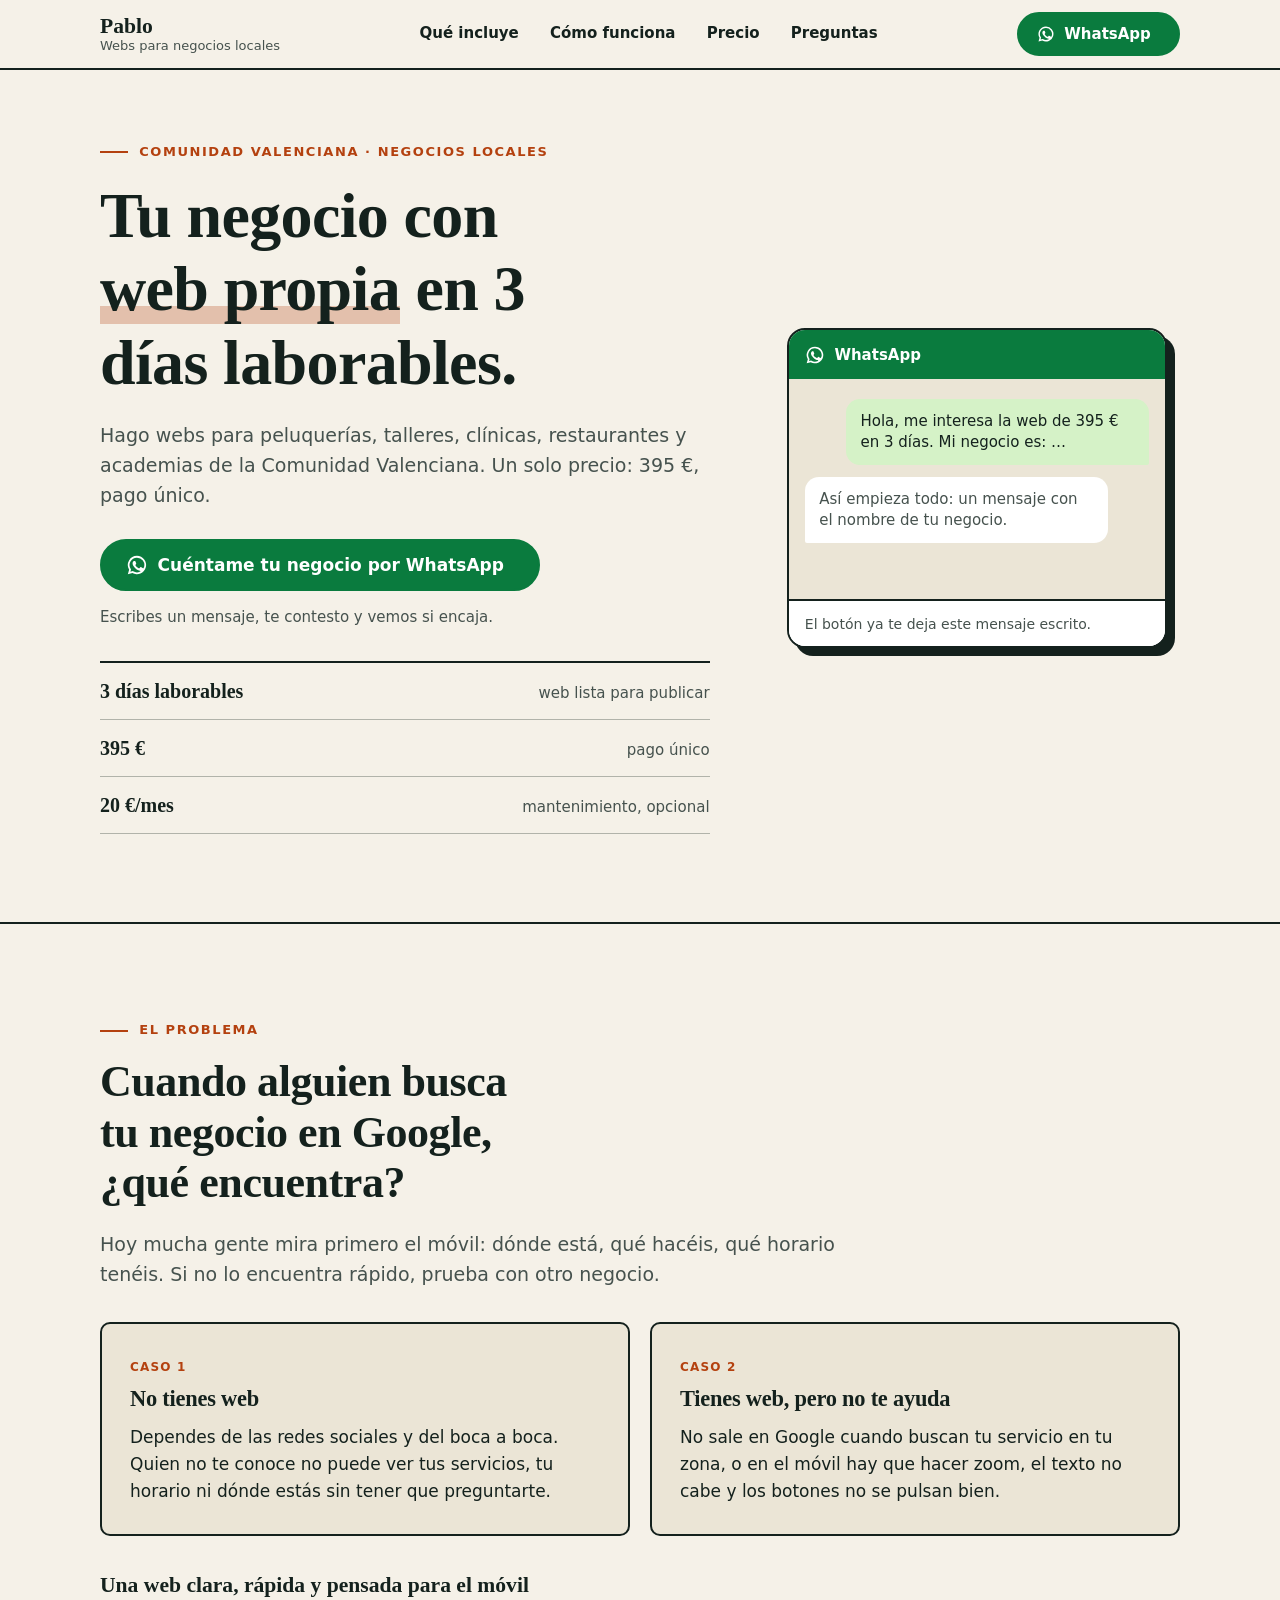
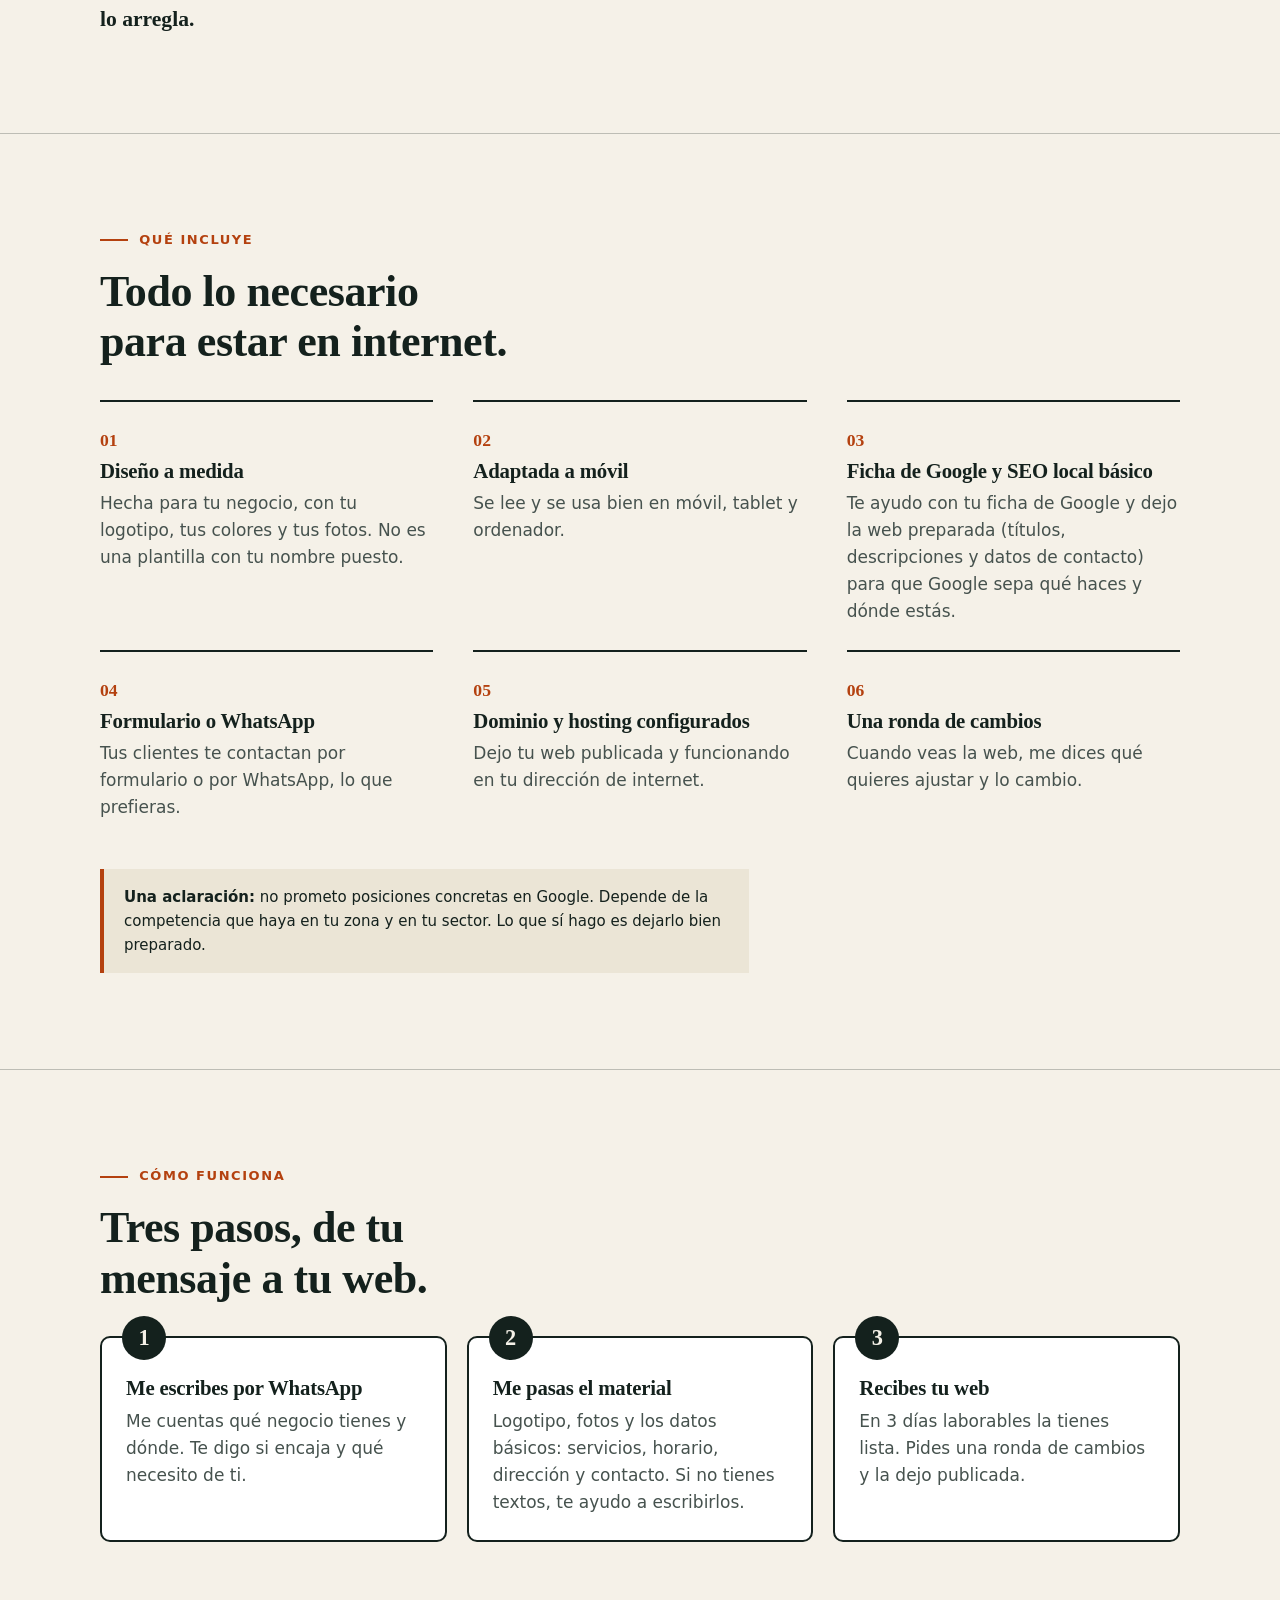
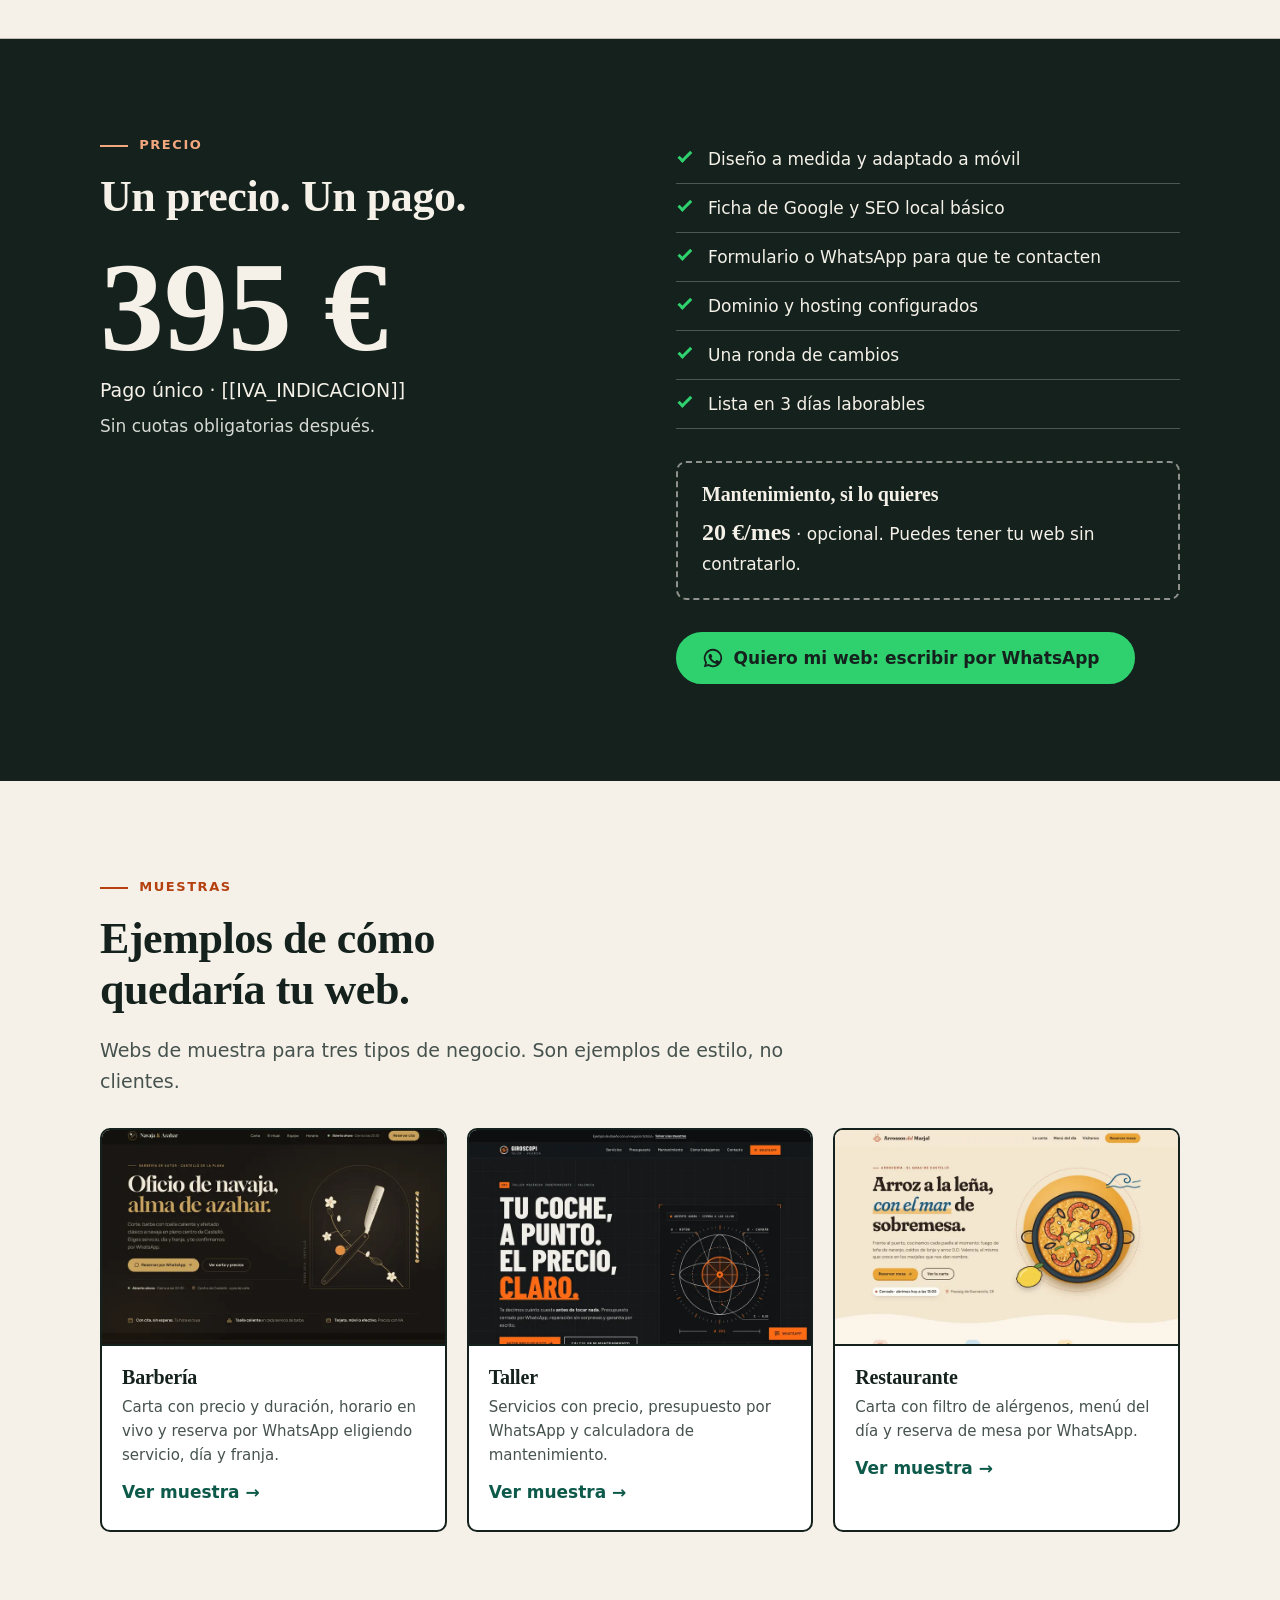
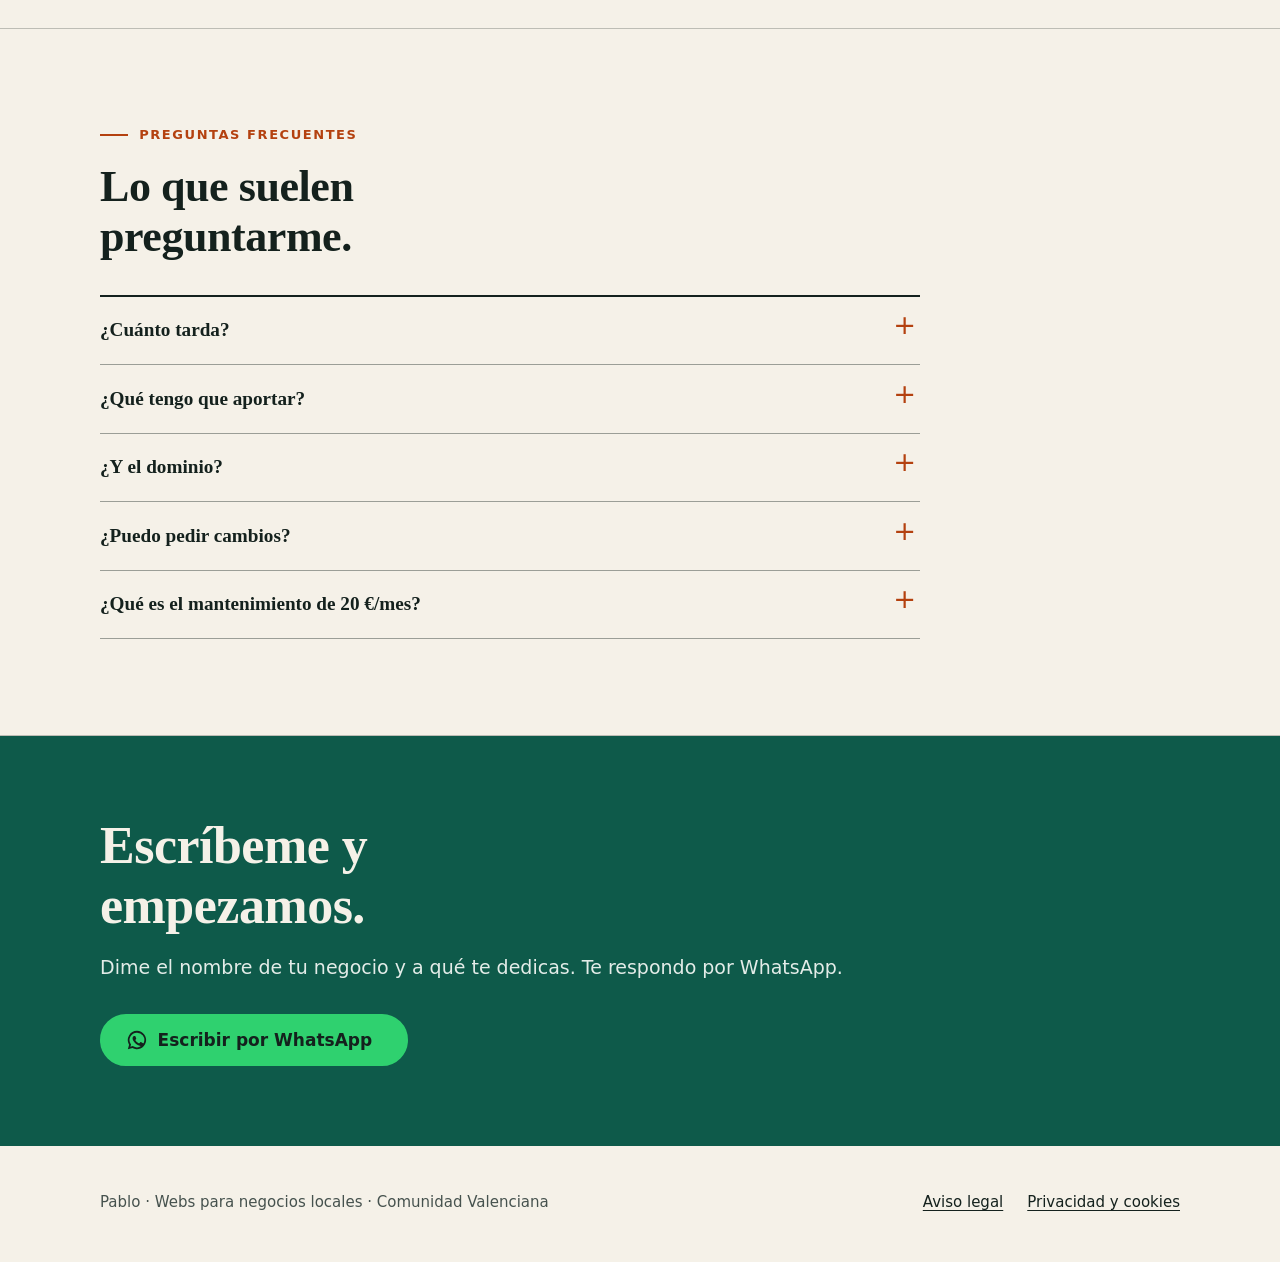
<file: site/index.html>
<!doctype html>
<html lang="es">
<head>
<meta charset="utf-8">
<meta name="viewport" content="width=device-width, initial-scale=1">
<title>Webs para negocios locales en la Comunidad Valenciana · 395 €</title>
<meta name="description" content="Web profesional para peluquerías, talleres, clínicas, restaurantes y academias de la Comunidad Valenciana. Lista en 3 días laborables, 395 € de pago único.">
<link rel="canonical" href="https://pablocc8.github.io/web-portfolio/">
<meta name="theme-color" content="#f5f1e8">
<link rel="icon" href="assets/favicon.svg" type="image/svg+xml">
<link rel="stylesheet" href="assets/styles.css">

<meta property="og:type" content="website">
<meta property="og:locale" content="es_ES">
<meta property="og:site_name" content="[[NOMBRE_COMERCIAL]]">
<meta property="og:title" content="Tu web profesional en 3 días laborables · 395 €">
<meta property="og:description" content="Webs para peluquerías, talleres, clínicas, restaurantes y academias de la Comunidad Valenciana. Pago único y mantenimiento opcional.">
<meta property="og:url" content="https://pablocc8.github.io/web-portfolio/">
<meta property="og:image" content="https://pablocc8.github.io/web-portfolio/assets/og.png">
<meta property="og:image:width" content="1200">
<meta property="og:image:height" content="630">
<meta property="og:image:alt" content="Tu web profesional en 3 días laborables por 395 €">
<meta name="twitter:card" content="summary_large_image">

<script type="application/ld+json">
{
  "@context": "https://schema.org",
  "@type": "ProfessionalService",
  "@id": "https://pablocc8.github.io/web-portfolio/#servicio",
  "name": "[[NOMBRE_COMERCIAL]]",
  "description": "Creación de webs profesionales para pequeños negocios locales de la Comunidad Valenciana: peluquerías, talleres, clínicas, restaurantes y academias.",
  "url": "https://pablocc8.github.io/web-portfolio/",
  "image": "https://pablocc8.github.io/web-portfolio/assets/og.png",
  "telephone": "+34623130633",
  "email": "[[TITULAR_EMAIL]]",
  "address": {
    "@type": "PostalAddress",
    "addressLocality": "[[LOCALIDAD]]",
    "addressRegion": "Comunitat Valenciana",
    "addressCountry": "ES"
  },
  "areaServed": {
    "@type": "AdministrativeArea",
    "name": "Comunitat Valenciana"
  },
  "makesOffer": {
    "@type": "Offer",
    "price": "395",
    "priceCurrency": "EUR",
    "itemOffered": {
      "@type": "Service",
      "name": "Web profesional para negocio local, lista en 3 días laborables"
    }
  }
}
</script>
</head>
<body>
<a class="skip" href="#contenido">Saltar al contenido</a>

<svg width="0" height="0" style="position:absolute" aria-hidden="true" focusable="false">
  <symbol id="i-chat" viewBox="0 0 24 24"><path fill="currentColor" d="M12 2a10 10 0 0 0-8.6 15.1L2 22l5-1.3A10 10 0 1 0 12 2Zm0 2a8 8 0 1 1-4.2 14.8l-.4-.2-2.6.7.7-2.5-.3-.4A8 8 0 0 1 12 4Zm-3 3.5c-.3 0-.6.1-.8.4-.3.3-1 1-1 2.4s1 2.8 1.200 3c.1.2 2 3.200 4.900 4.400 2.400 1 2.900.8 3.400.7.500-.1 1.700-.7 1.900-1.400.2-.7.2-1.200.2-1.400-.1-.1-.3-.2-.7-.4l-1.800-.9c-.3-.1-.5-.1-.7.100l-.9 1.100c-.2.200-.3.200-.6.100-.3-.1-1.200-.4-2.300-1.400-.8-.8-1.400-1.700-1.500-2-.2-.3 0-.4.100-.6l.4-.5c.1-.2.200-.3.300-.5.100-.2 0-.4 0-.5l-.8-2c-.2-.5-.4-.5-.6-.5Z"/></symbol>
</svg>

<header class="site-header">
  <div class="wrap">
    <a class="brand" href="#inicio">
      <strong>Pablo</strong>
      <span>Webs para negocios locales</span>
    </a>
    <nav class="nav" aria-label="Principal">
      <a href="#incluye">Qué incluye</a>
      <a href="#como">Cómo funciona</a>
      <a href="#precio">Precio</a>
      <a href="#faq">Preguntas</a>
    </nav>
    <a class="btn btn--small" href="https://wa.me/34623130633?text=Hola%2C%20me%20interesa%20la%20web%20de%20395%20%E2%82%AC%20en%203%20d%C3%ADas.%20Mi%20negocio%20es%3A%20" target="_blank" rel="noopener noreferrer">
      <svg aria-hidden="true"><use href="#i-chat"/></svg>WhatsApp<span class="sr-only"> (se abre en una pestaña nueva)</span>
    </a>
  </div>
</header>

<main id="contenido">

<section class="hero" id="inicio">
  <div class="wrap">
    <div>
      <p class="kicker">Comunidad Valenciana · Negocios locales</p>
      <h1>Tu negocio con <em>web propia</em> en 3 días laborables.</h1>
      <p class="lead">Hago webs para peluquerías, talleres, clínicas, restaurantes y academias de la Comunidad Valenciana. Un solo precio: 395 €, pago único.</p>
      <a class="btn" data-wa href="https://wa.me/34623130633?text=Hola%2C%20me%20interesa%20la%20web%20de%20395%20%E2%82%AC%20en%203%20d%C3%ADas.%20Mi%20negocio%20es%3A%20" target="_blank" rel="noopener noreferrer">
        <svg aria-hidden="true"><use href="#i-chat"/></svg>Cuéntame tu negocio por WhatsApp<span class="sr-only"> (se abre en una pestaña nueva)</span>
      </a>
      <p class="cta-note">Escribes un mensaje, te contesto y vemos si encaja.</p>
      <ul class="facts" aria-label="Resumen de la oferta">
        <li><b>3 días laborables</b><span>web lista para publicar</span></li>
        <li><b>395 €</b><span>pago único</span></li>
        <li><b>20 €/mes</b><span>mantenimiento, opcional</span></li>
      </ul>
    </div>
    <figure class="chat" style="margin:0 auto" aria-label="Ejemplo del primer mensaje por WhatsApp">
      <div class="chat__bar"><svg aria-hidden="true"><use href="#i-chat"/></svg>WhatsApp</div>
      <div class="chat__body">
        <p class="bubble">Hola, me interesa la web de 395 € en 3 días. Mi negocio es: …</p>
        <p class="bubble bubble--ghost">Así empieza todo: un mensaje con el nombre de tu negocio.</p>
      </div>
      <figcaption class="chat__cap">El botón ya te deja este mensaje escrito.</figcaption>
    </figure>
  </div>
</section>

<section class="section" id="problema">
  <div class="wrap">
    <p class="kicker">El problema</p>
    <h2>Cuando alguien busca tu negocio en Google, ¿qué encuentra?</h2>
    <p class="lead">Hoy mucha gente mira primero el móvil: dónde está, qué hacéis, qué horario tenéis. Si no lo encuentra rápido, prueba con otro negocio.</p>
    <div class="cols cols--2">
      <article class="case">
        <span class="tag">Caso 1</span>
        <h3>No tienes web</h3>
        <p>Dependes de las redes sociales y del boca a boca. Quien no te conoce no puede ver tus servicios, tu horario ni dónde estás sin tener que preguntarte.</p>
      </article>
      <article class="case">
        <span class="tag">Caso 2</span>
        <h3>Tienes web, pero no te ayuda</h3>
        <p>No sale en Google cuando buscan tu servicio en tu zona, o en el móvil hay que hacer zoom, el texto no cabe y los botones no se pulsan bien.</p>
      </article>
    </div>
    <p class="closing-line">Una web clara, rápida y pensada para el móvil lo arregla.</p>
  </div>
</section>

<section class="section" id="incluye">
  <div class="wrap">
    <p class="kicker">Qué incluye</p>
    <h2>Todo lo necesario para estar en internet.</h2>
    <ul class="includes">
      <li><h3>Diseño a medida</h3><p>Hecha para tu negocio, con tu logotipo, tus colores y tus fotos. No es una plantilla con tu nombre puesto.</p></li>
      <li><h3>Adaptada a móvil</h3><p>Se lee y se usa bien en móvil, tablet y ordenador.</p></li>
      <li><h3>Ficha de Google y SEO local básico</h3><p>Te ayudo con tu ficha de Google y dejo la web preparada (títulos, descripciones y datos de contacto) para que Google sepa qué haces y dónde estás.</p></li>
      <li><h3>Formulario o WhatsApp</h3><p>Tus clientes te contactan por formulario o por WhatsApp, lo que prefieras.</p></li>
      <li><h3>Dominio y hosting configurados</h3><p>Dejo tu web publicada y funcionando en tu dirección de internet.</p></li>
      <li><h3>Una ronda de cambios</h3><p>Cuando veas la web, me dices qué quieres ajustar y lo cambio.</p></li>
    </ul>
    <div class="note"><p><strong>Una aclaración:</strong> no prometo posiciones concretas en Google. Depende de la competencia que haya en tu zona y en tu sector. Lo que sí hago es dejarlo bien preparado.</p></div>
  </div>
</section>

<section class="section" id="como">
  <div class="wrap">
    <p class="kicker">Cómo funciona</p>
    <h2>Tres pasos, de tu mensaje a tu web.</h2>
    <ol class="steps">
      <li><h3>Me escribes por WhatsApp</h3><p>Me cuentas qué negocio tienes y dónde. Te digo si encaja y qué necesito de ti.</p></li>
      <li><h3>Me pasas el material</h3><p>Logotipo, fotos y los datos básicos: servicios, horario, dirección y contacto. Si no tienes textos, te ayudo a escribirlos.</p></li>
      <li><h3>Recibes tu web</h3><p>En 3 días laborables la tienes lista. Pides una ronda de cambios y la dejo publicada.</p></li>
    </ol>
  </div>
</section>

<section class="section on-dark" id="precio">
  <div class="wrap price-grid">
    <div>
      <p class="kicker">Precio</p>
      <h2>Un precio. Un pago.</h2>
      <p class="price-big">395 €</p>
      <p class="price-sub">Pago único · [[IVA_INDICACION]]</p>
      <p class="muted">Sin cuotas obligatorias después.</p>
    </div>
    <div>
      <ul class="ticks">
        <li>Diseño a medida y adaptado a móvil</li>
        <li>Ficha de Google y SEO local básico</li>
        <li>Formulario o WhatsApp para que te contacten</li>
        <li>Dominio y hosting configurados</li>
        <li>Una ronda de cambios</li>
        <li>Lista en 3 días laborables</li>
      </ul>
      <div class="optional">
        <h3>Mantenimiento, si lo quieres</h3>
        <p><b>20 €/mes</b> · opcional. Puedes tener tu web sin contratarlo.</p>
      </div>
      <a class="btn" data-wa href="https://wa.me/34623130633?text=Hola%2C%20me%20interesa%20la%20web%20de%20395%20%E2%82%AC%20en%203%20d%C3%ADas.%20Mi%20negocio%20es%3A%20" target="_blank" rel="noopener noreferrer">
        <svg aria-hidden="true"><use href="#i-chat"/></svg>Quiero mi web: escribir por WhatsApp<span class="sr-only"> (se abre en una pestaña nueva)</span>
      </a>
    </div>
  </div>
</section>

<section class="section" id="muestras">
  <div class="wrap">
    <p class="kicker">Muestras</p>
    <h2>Ejemplos de cómo quedaría tu web.</h2>
    <p class="lead">Webs de muestra para tres tipos de negocio. Son ejemplos de estilo, no clientes.</p>
    <div class="cols cols--3">
      <a class="sample" href="muestras/barberia/">
        <div class="sample__shot"><img src="assets/muestras/barberia.webp" width="800" height="500" loading="lazy" decoding="async" alt="Captura de la web de muestra de una barbería: titular, botón de reserva y horario en vivo."></div>
        <div class="sample__body"><h3>Barbería</h3><p>Carta con precio y duración, horario en vivo y reserva por WhatsApp eligiendo servicio, día y franja.</p><span class="sample__go">Ver muestra<span class="sr-only"> de barbería</span> →</span></div>
      </a>
      <a class="sample" href="muestras/taller/">
        <div class="sample__shot"><img src="assets/muestras/taller.webp" width="800" height="500" loading="lazy" decoding="async" alt="Captura de la web de muestra de un taller mecánico: titular, presupuesto por WhatsApp y horario."></div>
        <div class="sample__body"><h3>Taller</h3><p>Servicios con precio, presupuesto por WhatsApp y calculadora de mantenimiento.</p><span class="sample__go">Ver muestra<span class="sr-only"> de taller</span> →</span></div>
      </a>
      <a class="sample" href="muestras/restaurante/">
        <div class="sample__shot"><img src="assets/muestras/restaurante.webp" width="800" height="500" loading="lazy" decoding="async" alt="Captura de la web de muestra de una arrocería: titular, reserva de mesa y horario."></div>
        <div class="sample__body"><h3>Restaurante</h3><p>Carta con filtro de alérgenos, menú del día y reserva de mesa por WhatsApp.</p><span class="sample__go">Ver muestra<span class="sr-only"> de restaurante</span> →</span></div>
      </a>
    </div>
  </div>
</section>

<section class="section" id="faq">
  <div class="wrap">
    <p class="kicker">Preguntas frecuentes</p>
    <h2>Lo que suelen preguntarme.</h2>
    <div class="faq">
      <details>
        <summary>¿Cuánto tarda?</summary>
        <div class="answer"><p>La web queda lista en 3 días laborables. Los días empiezan a contar cuando ya tengo tu logotipo, tus fotos y tus datos básicos; por eso conviene enviármelos cuanto antes.</p></div>
      </details>
      <details>
        <summary>¿Qué tengo que aportar?</summary>
        <div class="answer"><p>Tu logotipo (si lo tienes), algunas fotos del negocio, la lista de servicios, el horario, la dirección y tus datos de contacto. Si no tienes textos escritos, no pasa nada: te ayudo a redactarlos.</p></div>
      </details>
      <details>
        <summary>¿Y el dominio?</summary>
        <div class="answer"><p>Si ya tienes dominio (tunegocio.es, por ejemplo), lo conecto a tu web. Si no tienes, lo configuramos juntos. Coste y titularidad del dominio: [[DOMINIO_COSTE_Y_TITULARIDAD]]</p></div>
      </details>
      <details>
        <summary>¿Puedo pedir cambios?</summary>
        <div class="answer"><p>Sí. Una ronda de cambios está incluida en los 395 €. Si después necesitas más, te digo cuánto costaría antes de hacerlo.</p></div>
      </details>
      <details>
        <summary>¿Qué es el mantenimiento de 20 €/mes?</summary>
        <div class="answer"><p>Es un servicio opcional: puedes tener tu web sin contratarlo. Qué incluye exactamente: [[MANTENIMIENTO_ALCANCE]]</p></div>
      </details>
    </div>
  </div>
</section>

<section class="closing on-dark" id="contacto">
  <div class="wrap">
    <h2>Escríbeme y empezamos.</h2>
    <p class="lead">Dime el nombre de tu negocio y a qué te dedicas. Te respondo por WhatsApp.</p>
    <a class="btn" data-wa href="https://wa.me/34623130633?text=Hola%2C%20me%20interesa%20la%20web%20de%20395%20%E2%82%AC%20en%203%20d%C3%ADas.%20Mi%20negocio%20es%3A%20" target="_blank" rel="noopener noreferrer">
      <svg aria-hidden="true"><use href="#i-chat"/></svg>Escribir por WhatsApp<span class="sr-only"> (se abre en una pestaña nueva)</span>
    </a>
  </div>
</section>

</main>

<footer class="site-footer">
  <div class="wrap">
    <p>Pablo · Webs para negocios locales · Comunidad Valenciana</p>
    <nav aria-label="Información legal">
      <a href="aviso-legal.html">Aviso legal</a>
      <a href="privacidad.html">Privacidad y cookies</a>
    </nav>
  </div>
</footer>

<div class="sticky-cta" id="sticky-cta">
  <a class="btn" href="https://wa.me/34623130633?text=Hola%2C%20me%20interesa%20la%20web%20de%20395%20%E2%82%AC%20en%203%20d%C3%ADas.%20Mi%20negocio%20es%3A%20" target="_blank" rel="noopener noreferrer" tabindex="-1">
    <svg aria-hidden="true"><use href="#i-chat"/></svg>Escribir por WhatsApp<span class="sr-only"> (se abre en una pestaña nueva)</span>
  </a>
</div>

<script src="assets/main.js" defer></script>
</body>
</html>
</file>
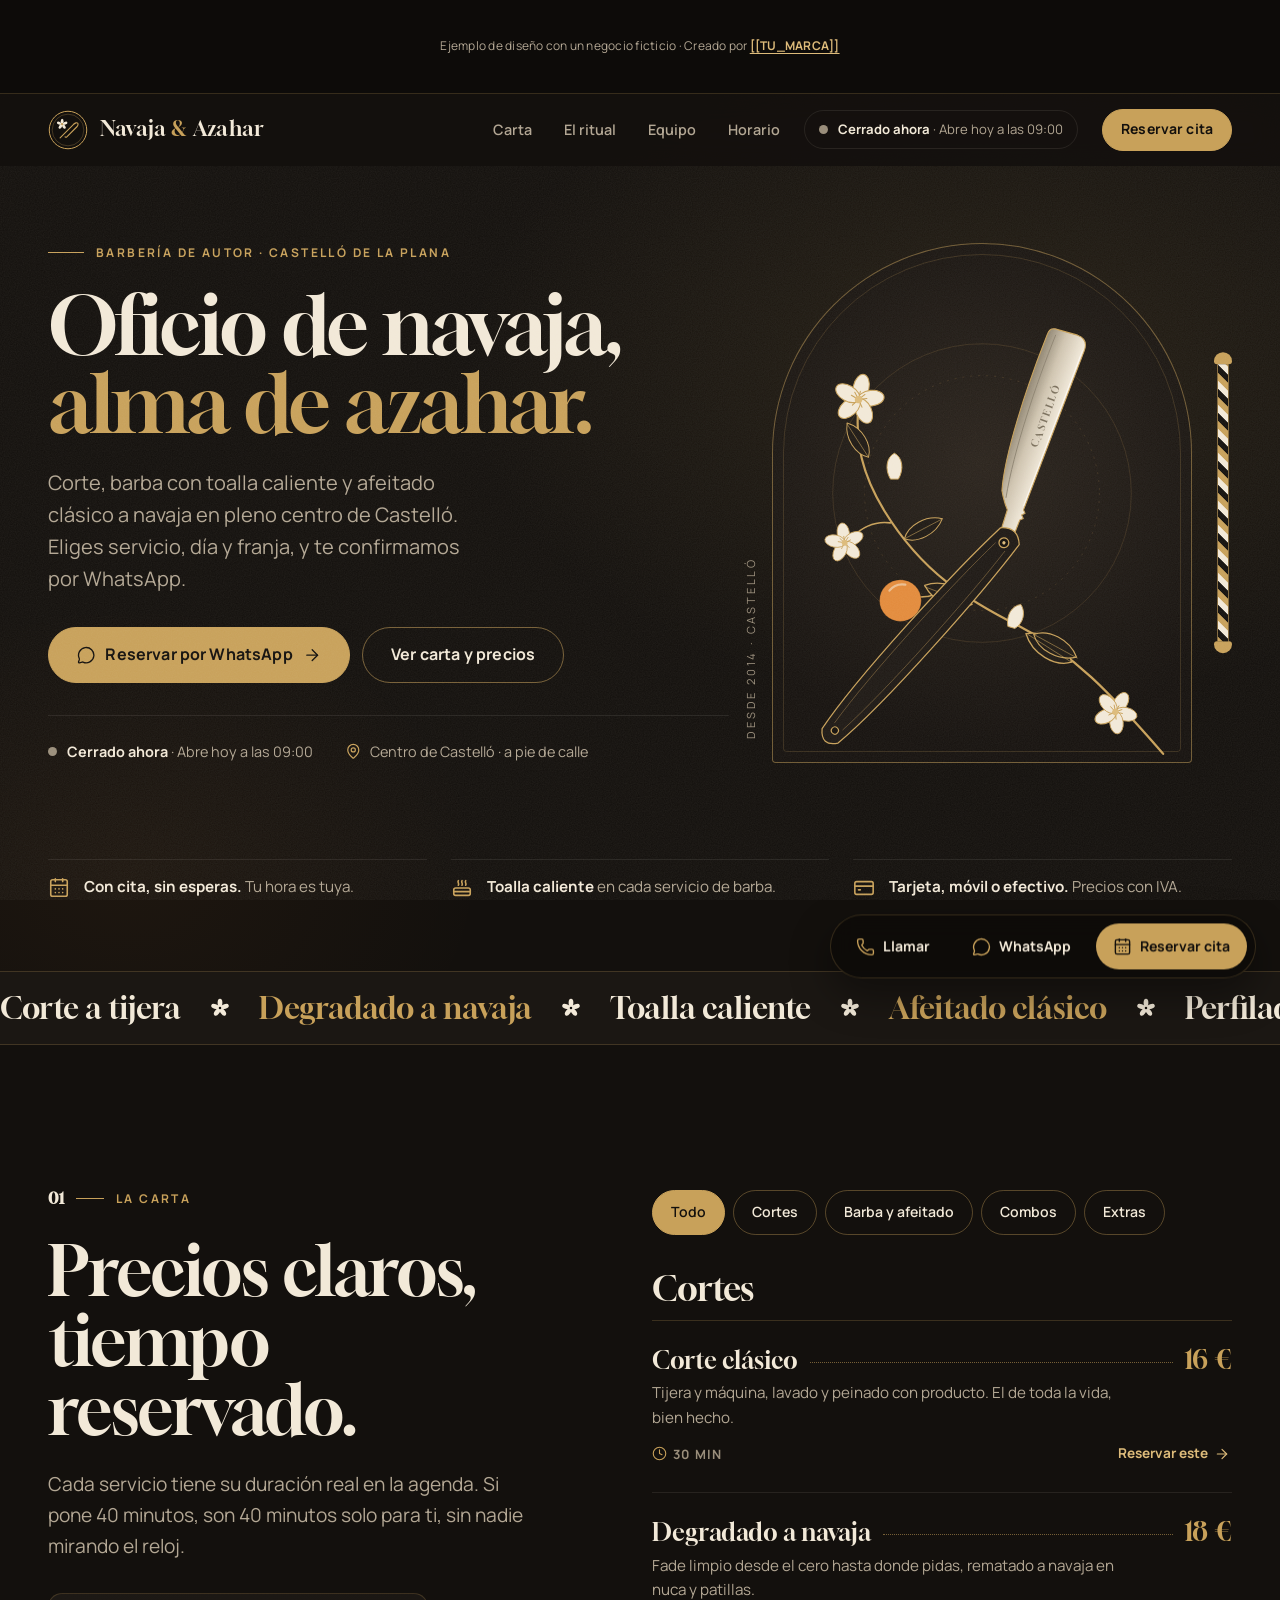
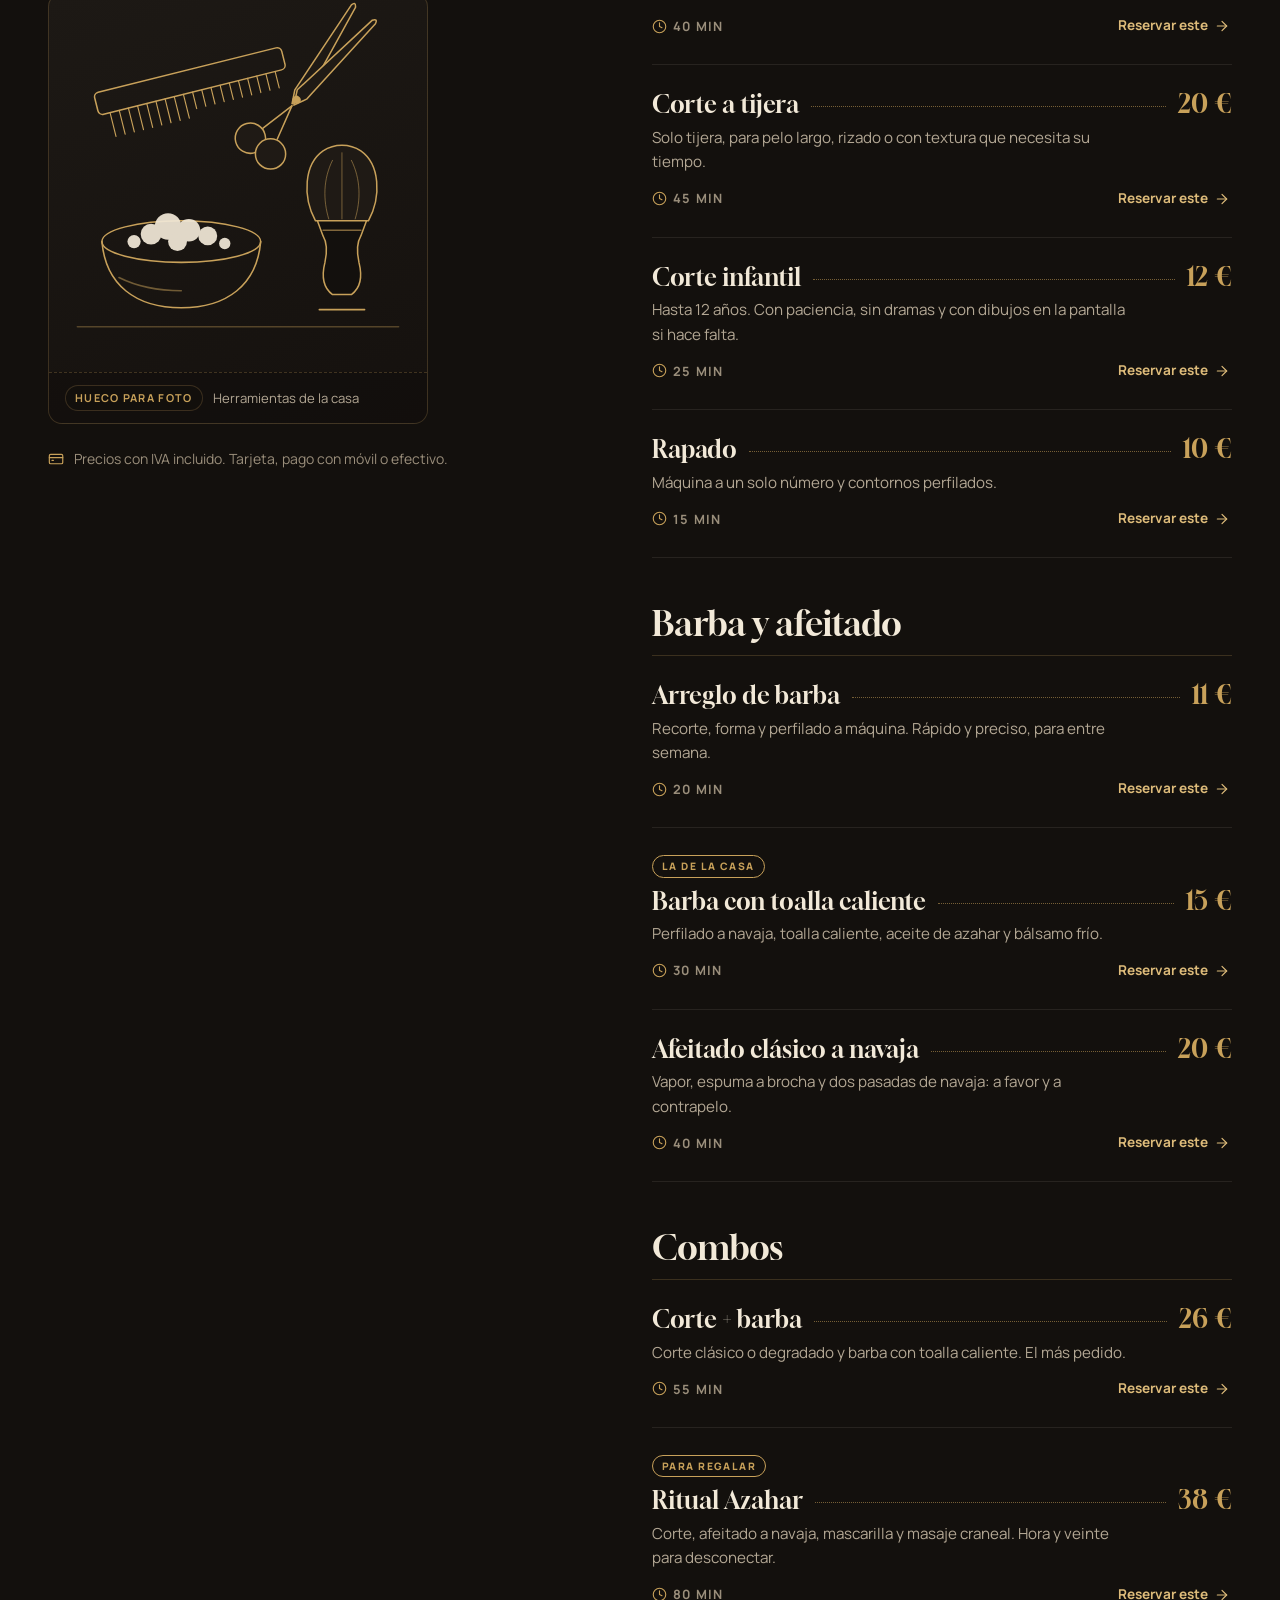
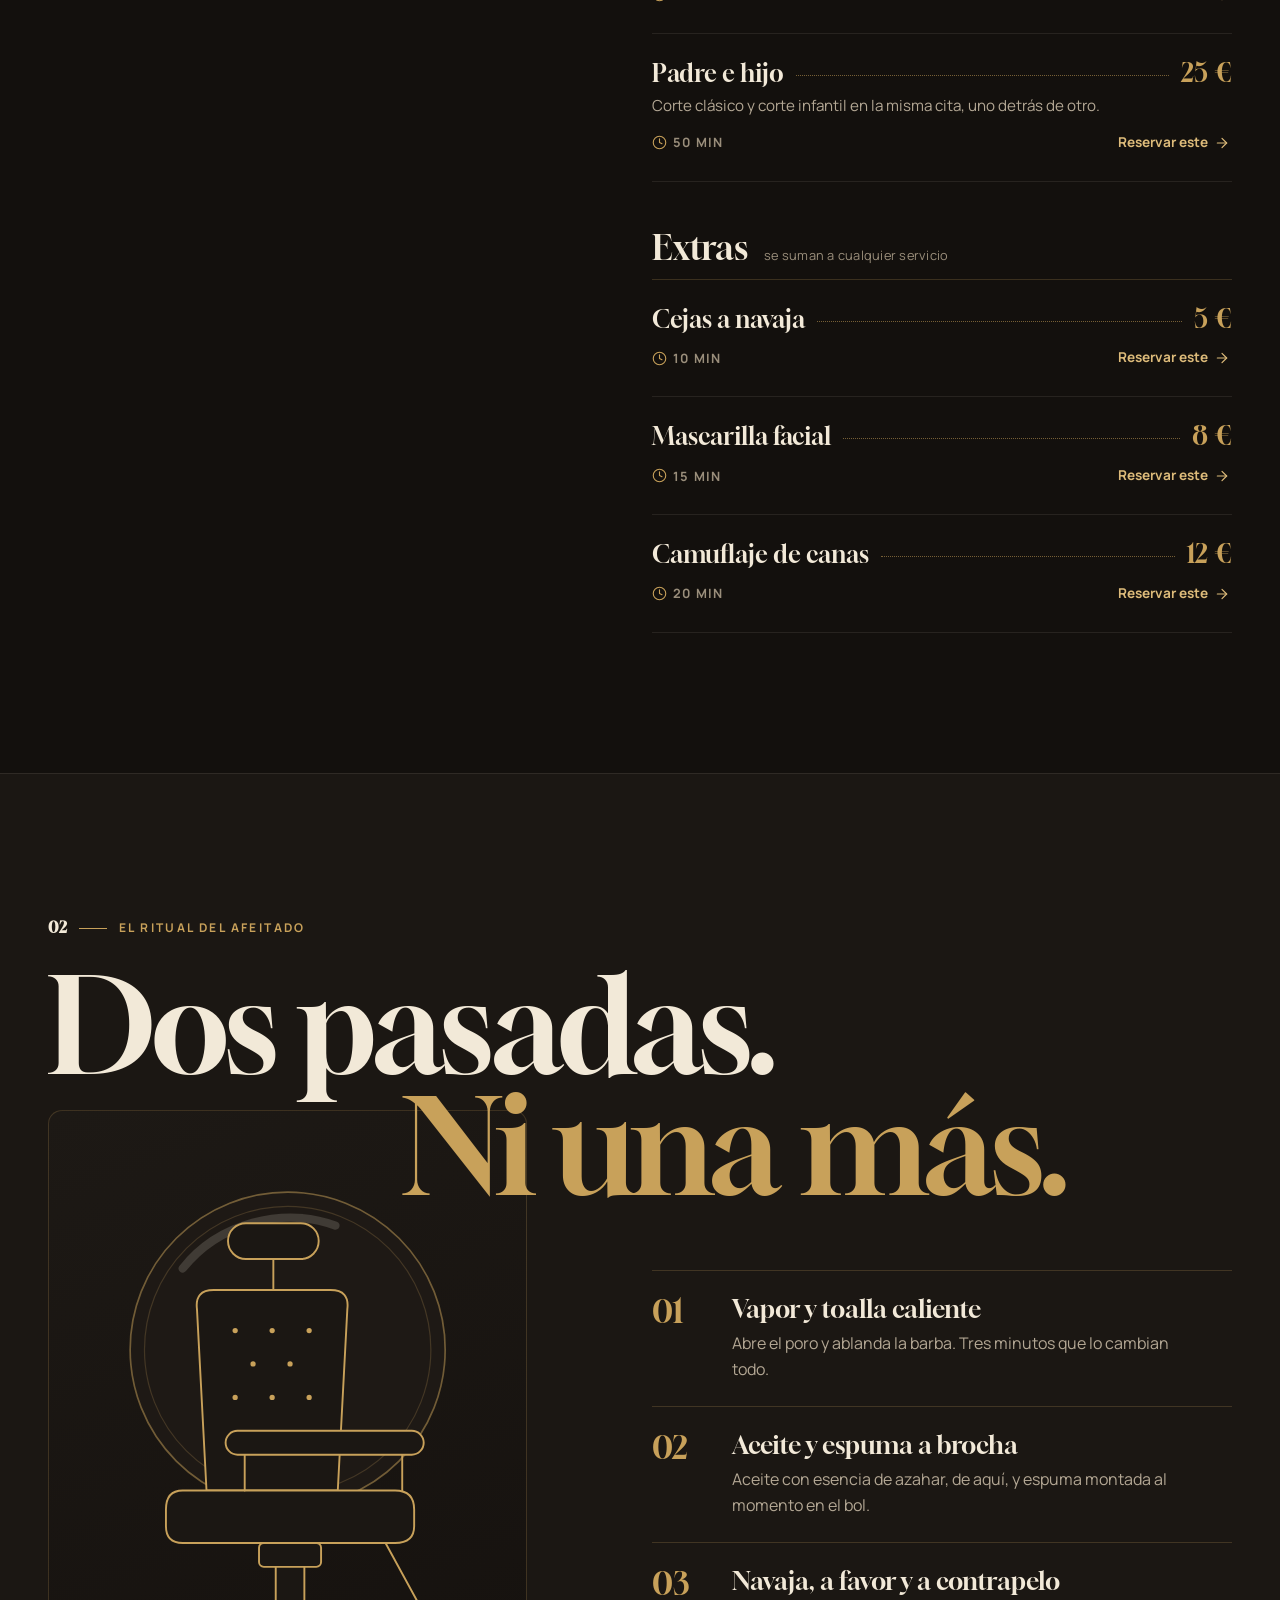
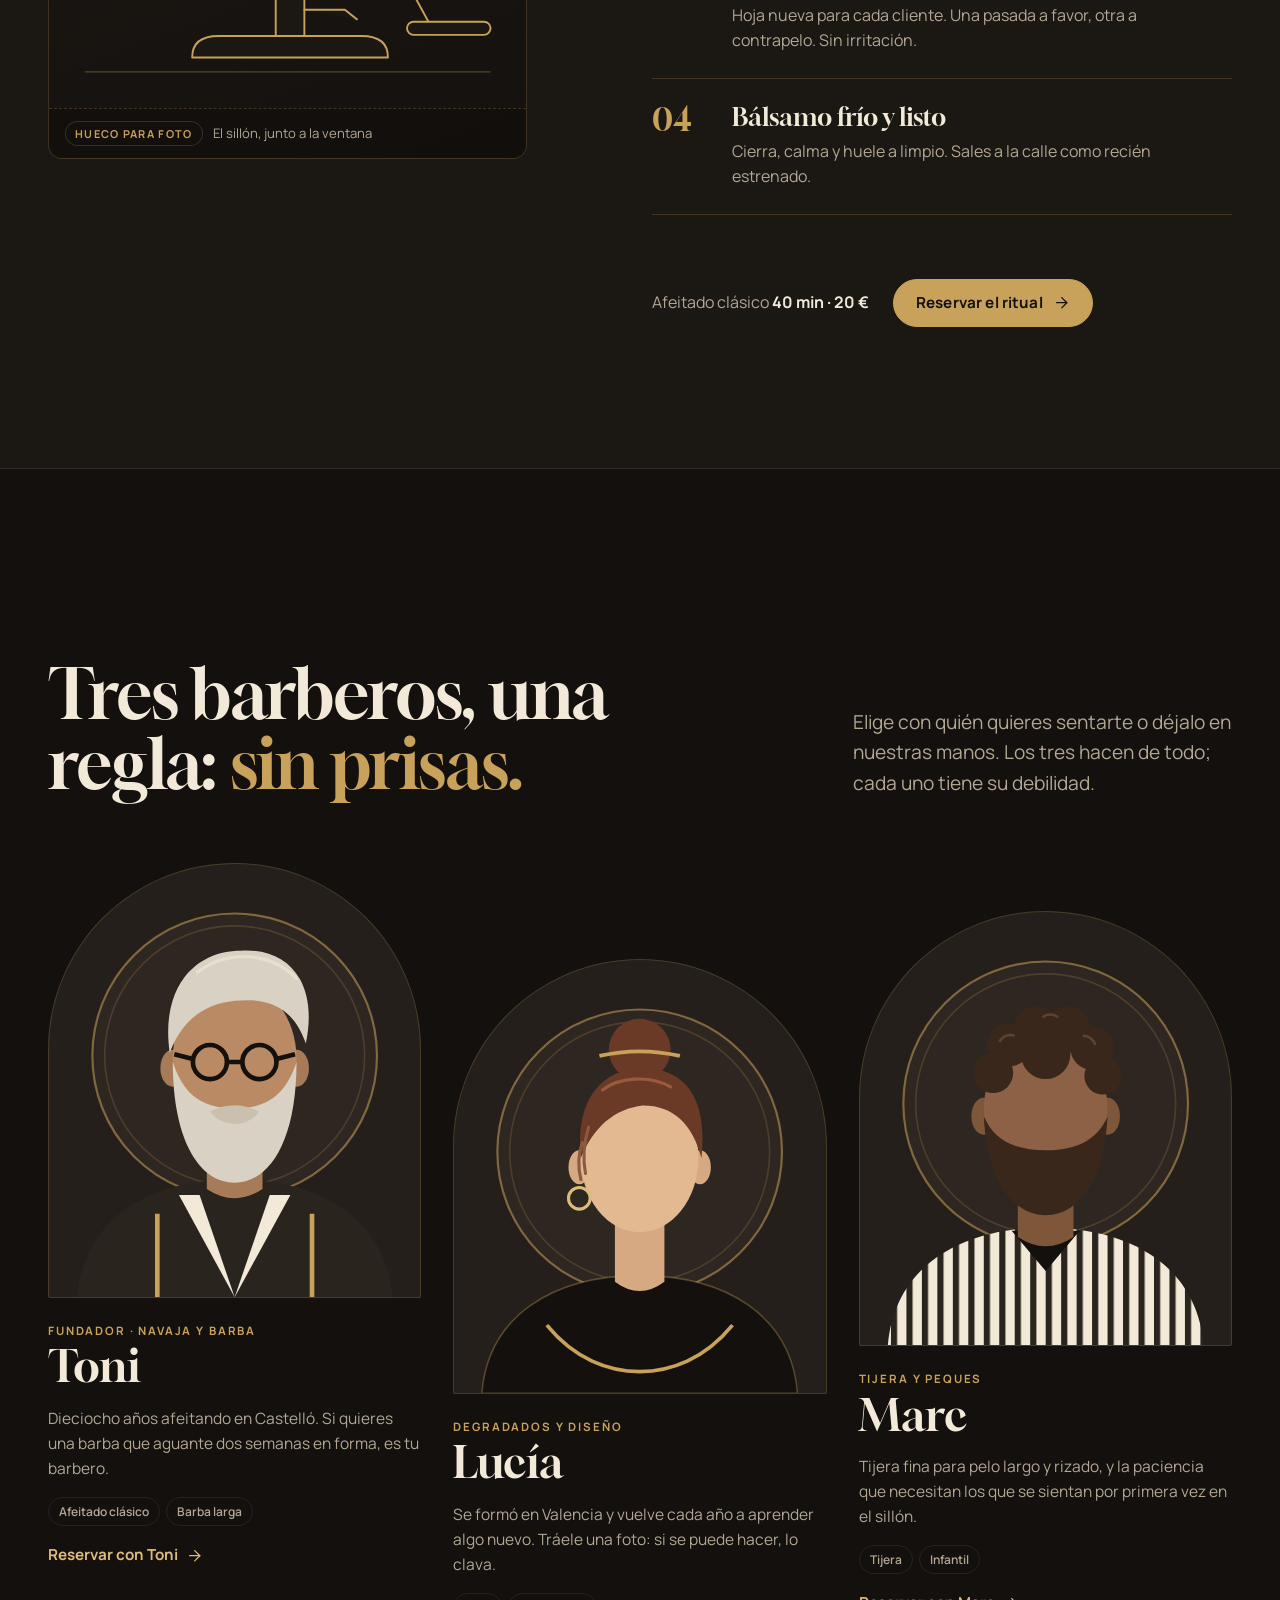
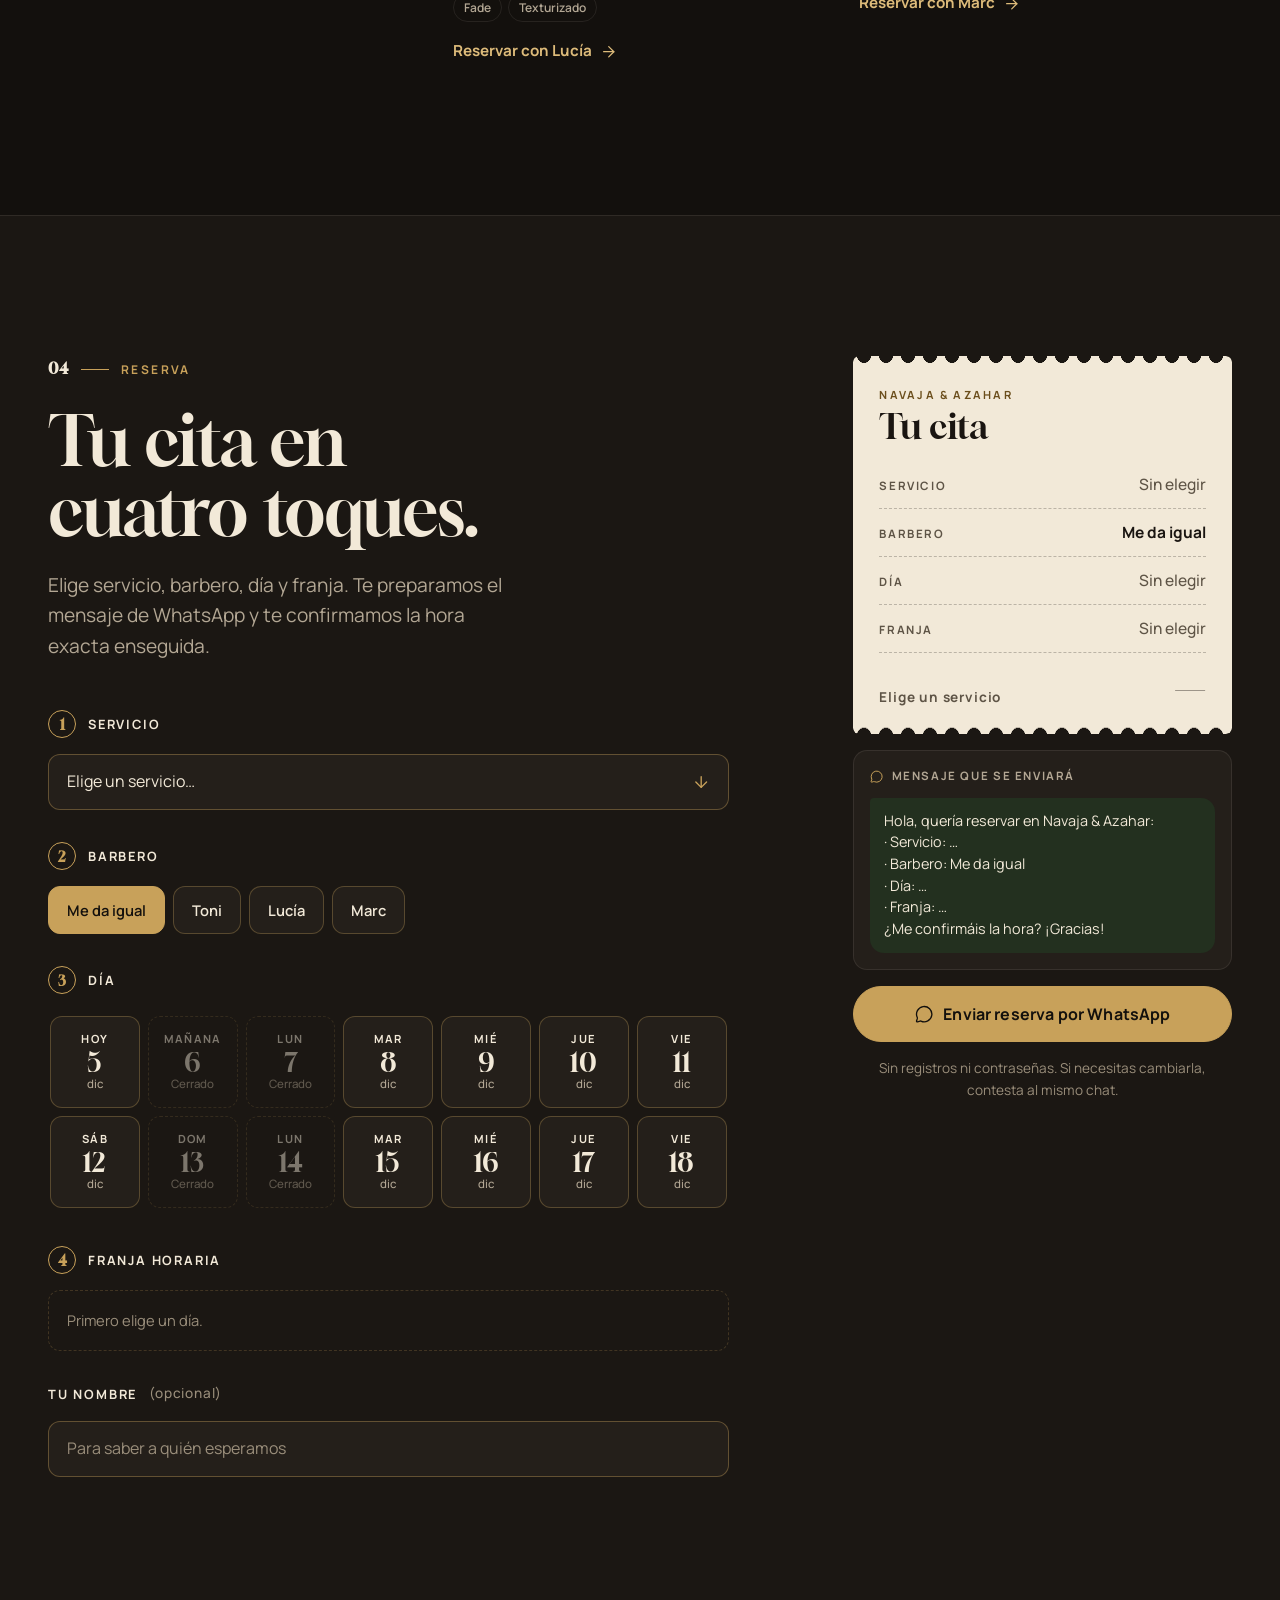
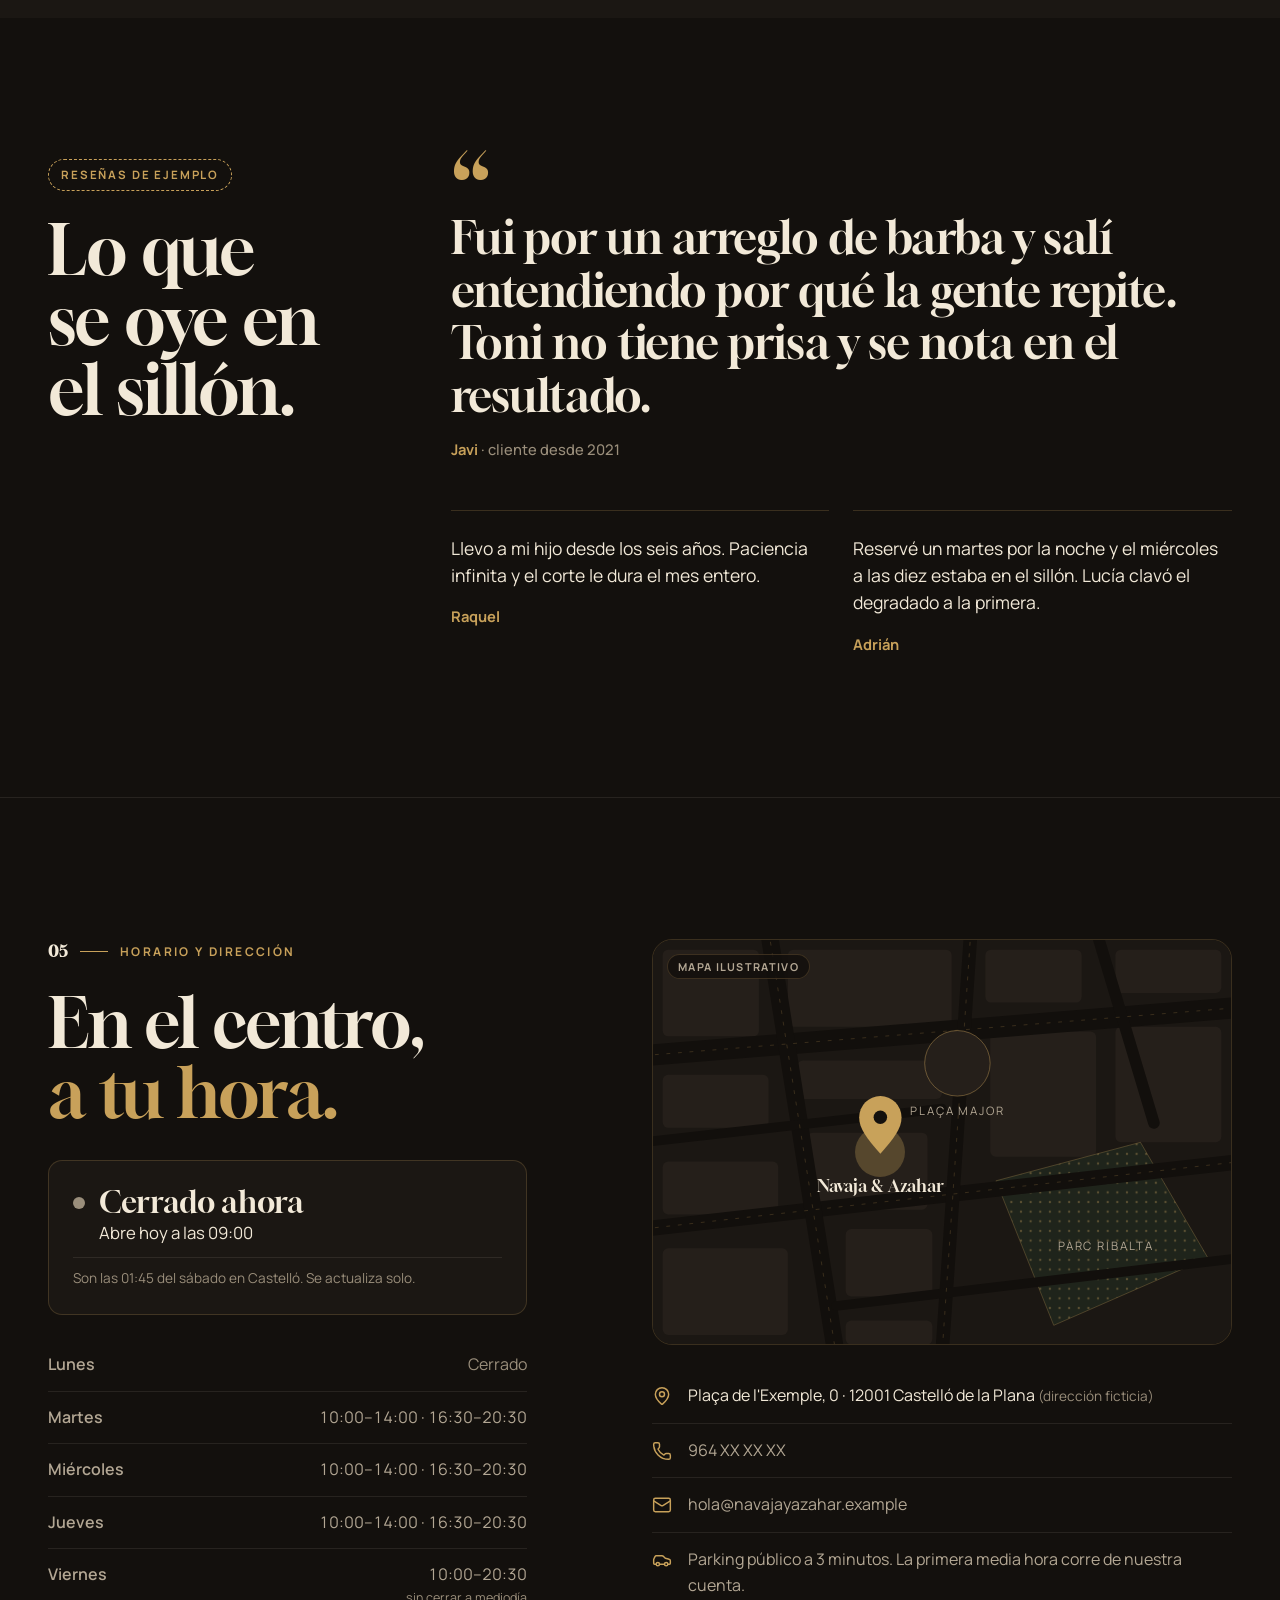
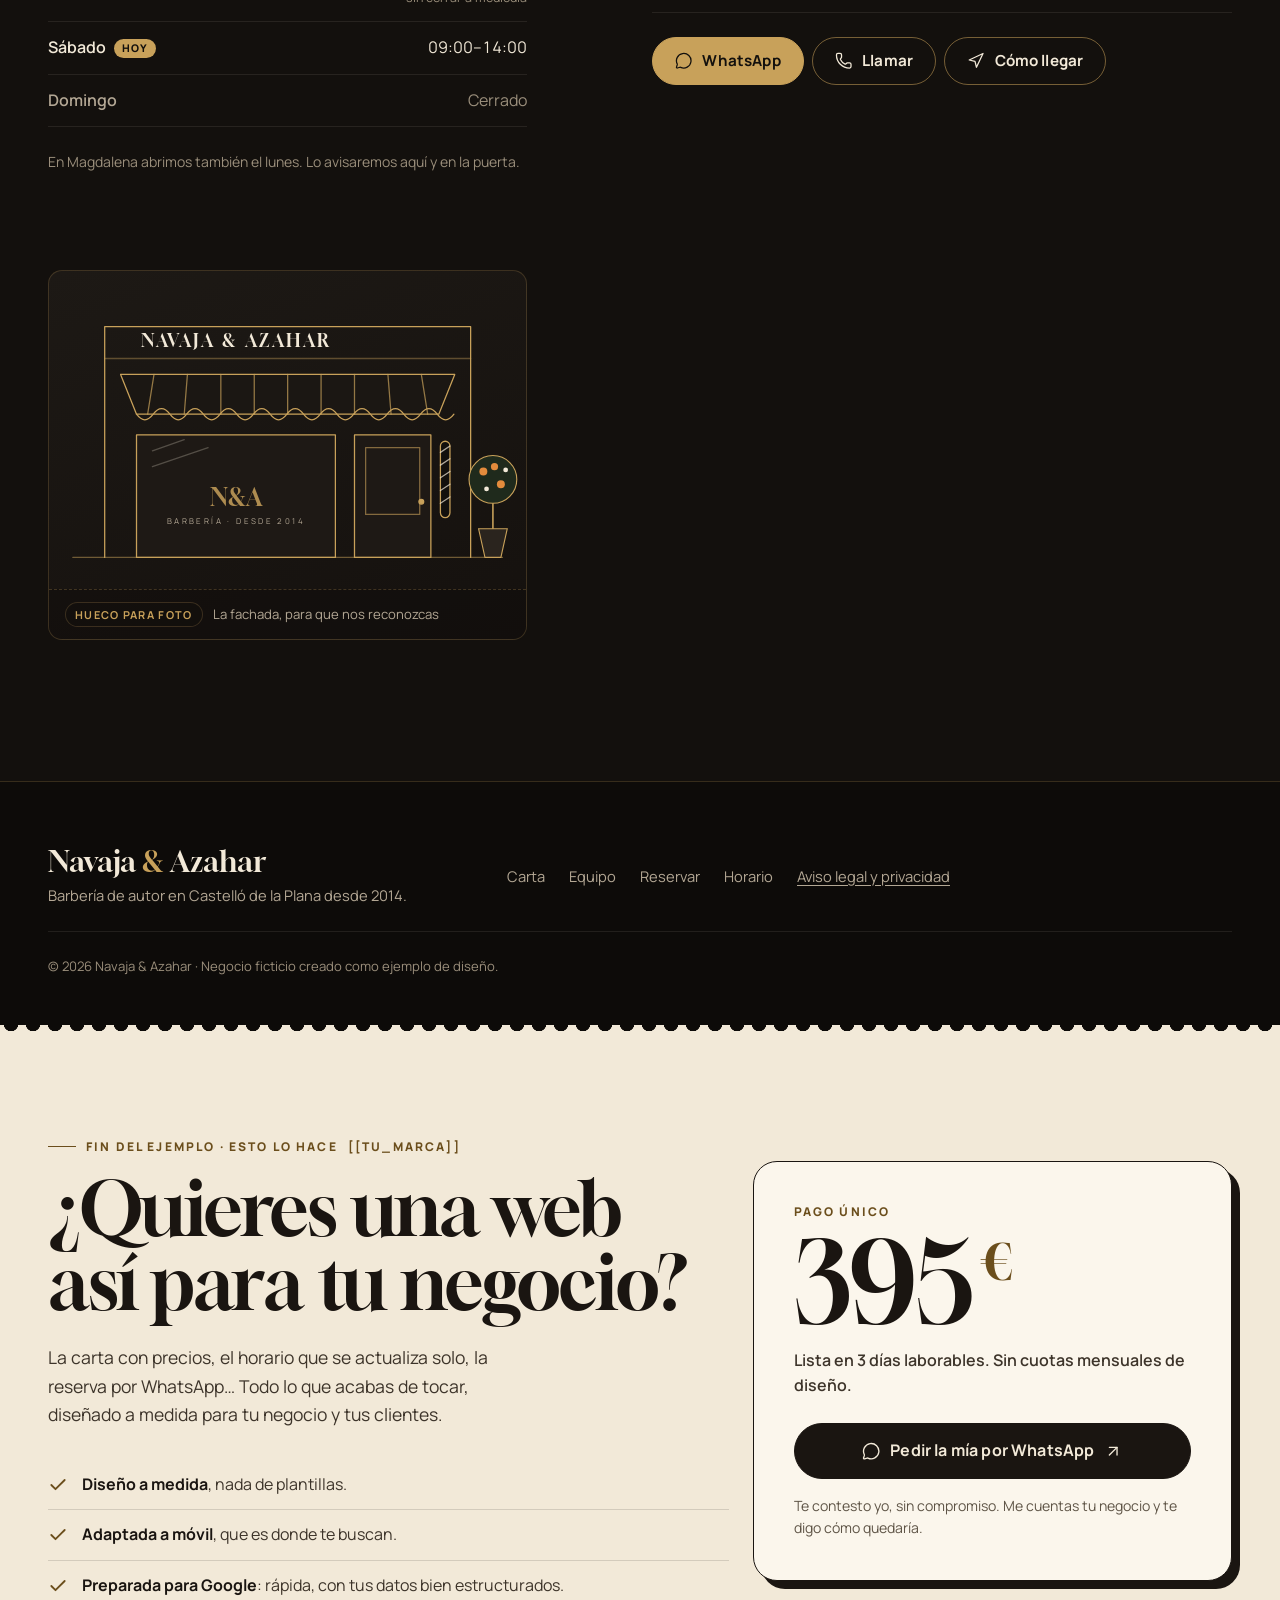
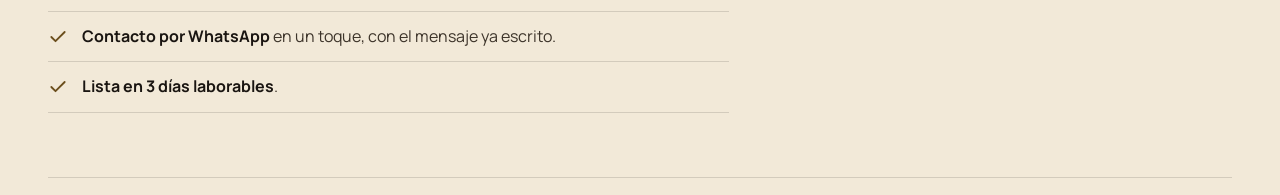
<file: demos/barberia/index.html>
<!DOCTYPE html>
<html lang="es">
<head>
<meta charset="utf-8">
<meta name="viewport" content="width=device-width, initial-scale=1, viewport-fit=cover">
<title>Navaja &amp; Azahar · Barbería en Castelló de la Plana</title>
<meta name="description" content="Barbería de autor en el centro de Castelló de la Plana: corte, barba con toalla caliente y afeitado clásico a navaja. Consulta precios y reserva por WhatsApp en un minuto.">
<meta name="robots" content="noindex, nofollow">
<meta name="theme-color" content="#13100D">
<meta name="color-scheme" content="dark">
<link rel="icon" href="favicon.svg" type="image/svg+xml">
<script>
/* Fuentes: en web (http/https) se precargan las woff2; abriendo el archivo con doble clic (file://) se usan embebidas, porque el navegador bloquea las fuentes locales. */
(function (d) {
  var h = d.head;
  if (location.protocol === 'file:') {
    var s = d.createElement('script'); s.src = 'fonts/fuentes-local.js'; h.appendChild(s);
    return;
  }
  var css = '';
  [['Gloock', 'gloock-latin-400-normal', '400'], ['Manrope', 'manrope-latin-wght-normal', '200 800']].forEach(function (f) {
    var l = d.createElement('link');
    l.rel = 'preload'; l.as = 'font'; l.type = 'font/woff2'; l.crossOrigin = 'anonymous'; l.href = 'fonts/' + f[1] + '.woff2';
    h.appendChild(l);
    css += '@font-face{font-family:"' + f[0] + '";src:url(fonts/' + f[1] + '.woff2) format("woff2");font-weight:' + f[2] + ';font-style:normal;font-display:swap}';
  });
  var st = d.createElement('style'); st.textContent = css; h.appendChild(st);
})(document);
</script>
<link rel="stylesheet" href="styles.css">
<script type="application/ld+json">
{
  "@context": "https://schema.org",
  "@type": "HairSalon",
  "name": "Navaja & Azahar",
  "description": "Barbería de autor (negocio ficticio de demostración) en Castelló de la Plana: corte, barba con toalla caliente y afeitado clásico a navaja.",
  "telephone": "+34 964 XX XX XX",
  "email": "hola@navajayazahar.example",
  "priceRange": "10 € – 38 €",
  "currenciesAccepted": "EUR",
  "paymentAccepted": "Efectivo, tarjeta, pago con móvil",
  "address": {
    "@type": "PostalAddress",
    "streetAddress": "Plaça de l'Exemple, 0 (dirección ficticia)",
    "addressLocality": "Castelló de la Plana",
    "addressRegion": "Castellón",
    "postalCode": "12001",
    "addressCountry": "ES"
  },
  "openingHoursSpecification": [
    { "@type": "OpeningHoursSpecification", "dayOfWeek": ["Tuesday", "Wednesday", "Thursday"], "opens": "10:00", "closes": "14:00" },
    { "@type": "OpeningHoursSpecification", "dayOfWeek": ["Tuesday", "Wednesday", "Thursday"], "opens": "16:30", "closes": "20:30" },
    { "@type": "OpeningHoursSpecification", "dayOfWeek": "Friday", "opens": "10:00", "closes": "20:30" },
    { "@type": "OpeningHoursSpecification", "dayOfWeek": "Saturday", "opens": "09:00", "closes": "14:00" }
  ],
  "makesOffer": [
    { "@type": "Offer", "itemOffered": { "@type": "Service", "name": "Corte clásico" }, "price": "16", "priceCurrency": "EUR" },
    { "@type": "Offer", "itemOffered": { "@type": "Service", "name": "Barba con toalla caliente" }, "price": "15", "priceCurrency": "EUR" },
    { "@type": "Offer", "itemOffered": { "@type": "Service", "name": "Afeitado clásico a navaja" }, "price": "20", "priceCurrency": "EUR" },
    { "@type": "Offer", "itemOffered": { "@type": "Service", "name": "Ritual Azahar" }, "price": "38", "priceCurrency": "EUR" }
  ]
}
</script>
</head>
<body>

<svg class="sprite" aria-hidden="true" focusable="false">
  <symbol id="i-phone" viewBox="0 0 24 24"><path d="M13.832 16.568a1 1 0 0 0 1.213-.303l.355-.465A2 2 0 0 1 17 15h3a2 2 0 0 1 2 2v3a2 2 0 0 1-2 2A18 18 0 0 1 2 4a2 2 0 0 1 2-2h3a2 2 0 0 1 2 2v3a2 2 0 0 1-.8 1.6l-.468.351a1 1 0 0 0-.292 1.233 14 14 0 0 0 6.392 6.384"/></symbol>
  <symbol id="i-message-circle" viewBox="0 0 24 24"><path d="M2.992 16.342a2 2 0 0 1 .094 1.167l-1.065 3.29a1 1 0 0 0 1.236 1.168l3.413-.998a2 2 0 0 1 1.099.092 10 10 0 1 0-4.777-4.719"/></symbol>
  <symbol id="i-map-pin" viewBox="0 0 24 24"><path d="M20 10c0 4.993-5.539 10.193-7.399 11.799a1 1 0 0 1-1.202 0C9.539 20.193 4 14.993 4 10a8 8 0 0 1 16 0"/><circle cx="12" cy="10" r="3"/></symbol>
  <symbol id="i-clock" viewBox="0 0 24 24"><circle cx="12" cy="12" r="10"/><path d="M12 6v6l4 2"/></symbol>
  <symbol id="i-scissors" viewBox="0 0 24 24"><circle cx="6" cy="6" r="3"/><path d="M8.12 8.12 12 12"/><path d="M20 4 8.12 15.88"/><circle cx="6" cy="18" r="3"/><path d="M14.8 14.8 20 20"/></symbol>
  <symbol id="i-arrow-right" viewBox="0 0 24 24"><path d="M5 12h14"/><path d="m12 5 7 7-7 7"/></symbol>
  <symbol id="i-arrow-up-right" viewBox="0 0 24 24"><path d="M7 7h10v10"/><path d="M7 17 17 7"/></symbol>
  <symbol id="i-check" viewBox="0 0 24 24"><path d="M20 6 9 17l-5-5"/></symbol>
  <symbol id="i-x" viewBox="0 0 24 24"><path d="M18 6 6 18"/><path d="m6 6 12 12"/></symbol>
  <symbol id="i-menu" viewBox="0 0 24 24"><path d="M4 7h16"/><path d="M4 17h16"/></symbol>
  <symbol id="i-navigation" viewBox="0 0 24 24"><polygon points="3 11 22 2 13 21 11 13 3 11"/></symbol>
  <symbol id="i-credit-card" viewBox="0 0 24 24"><rect width="20" height="14" x="2" y="5" rx="2"/><line x1="2" x2="22" y1="10" y2="10"/><path d="M6 14h2"/></symbol>
  <symbol id="i-car" viewBox="0 0 24 24"><path d="M19 17h2c.6 0 1-.4 1-1v-3c0-.9-.7-1.7-1.5-1.9C18.7 10.6 16 10 16 10s-1.3-1.4-2.2-2.3c-.5-.4-1.1-.7-1.8-.7H5c-.6 0-1.1.4-1.4.9l-1.4 2.9A3.7 3.7 0 0 0 2 12v4c0 .6.4 1 1 1h2"/><circle cx="7" cy="17" r="2"/><path d="M9 17h6"/><circle cx="17" cy="17" r="2"/></symbol>
  <symbol id="i-mail" viewBox="0 0 24 24"><path d="m22 7-8.991 5.727a2 2 0 0 1-2.009 0L2 7"/><rect x="2" y="4" width="20" height="16" rx="2"/></symbol>
  <symbol id="i-calendar-days" viewBox="0 0 24 24"><path d="M8 2v3"/><path d="M16 2v3"/><rect x="3" y="3" width="18" height="18" rx="2"/><path d="M3 9h18"/><path d="M8 13h.01"/><path d="M12 13h.01"/><path d="M16 13h.01"/><path d="M8 17h.01"/><path d="M12 17h.01"/><path d="M16 17h.01"/></symbol>
  <symbol id="i-steam" viewBox="0 0 24 24"><path d="M8 9c1.5-2-1.5-3 0-5"/><path d="M12 9c1.5-2-1.5-3 0-5"/><path d="M16 9c1.5-2-1.5-3 0-5"/><rect x="3" y="12" width="18" height="8" rx="2"/><path d="M3 16h18"/></symbol>
  <symbol id="i-blossom" viewBox="0 0 24 24"><g fill="currentColor" stroke="none"><ellipse cx="12" cy="6.4" rx="2.6" ry="4.4"/><ellipse cx="12" cy="6.4" rx="2.6" ry="4.4" transform="rotate(72 12 12)"/><ellipse cx="12" cy="6.4" rx="2.6" ry="4.4" transform="rotate(144 12 12)"/><ellipse cx="12" cy="6.4" rx="2.6" ry="4.4" transform="rotate(216 12 12)"/><ellipse cx="12" cy="6.4" rx="2.6" ry="4.4" transform="rotate(288 12 12)"/></g><circle cx="12" cy="12" r="2.3" fill="#13100D"/></symbol>
</svg>

<a class="skip" href="#contenido">Saltar al contenido</a>

<div class="demo-bar" role="note">
  <p>Ejemplo de diseño con un negocio ficticio <span aria-hidden="true">·</span> Creado por <a href="../../" data-cfg="marca">[[TU_MARCA]]</a></p>
</div>

<header class="site-header" id="cabecera">
  <div class="wrap header-inner">
    <a class="brand" href="#inicio" aria-label="Navaja &amp; Azahar, volver al inicio">
      <svg class="brand-mark" viewBox="0 0 48 48" aria-hidden="true" focusable="false">
        <circle cx="24" cy="24" r="22.5" fill="none" stroke="currentColor" stroke-width="1.2"/>
        <circle cx="24" cy="24" r="19" fill="none" stroke="currentColor" stroke-width=".6" opacity=".55"/>
        <path d="M14.5 33.5 31 17" stroke="currentColor" stroke-width="1.3" stroke-linecap="round"/>
        <path d="M31 17c1.6-1.6 3.6-2.2 4.6-1.2s.4 3-1.2 4.6L22.6 32.2c-.6.6-1.5.6-2.1 0l-.4-.4" fill="none" stroke="currentColor" stroke-width="1.3" stroke-linejoin="round"/>
        <g transform="translate(17 17)" fill="#F2E9D8"><ellipse cx="0" cy="-3.6" rx="1.7" ry="3"/><ellipse cx="0" cy="-3.6" rx="1.7" ry="3" transform="rotate(72)"/><ellipse cx="0" cy="-3.6" rx="1.7" ry="3" transform="rotate(144)"/><ellipse cx="0" cy="-3.6" rx="1.7" ry="3" transform="rotate(216)"/><ellipse cx="0" cy="-3.6" rx="1.7" ry="3" transform="rotate(288)"/><circle r="1.3" fill="#C8A15A"/></g>
      </svg>
      <span class="brand-name">Navaja <span class="amp">&amp;</span> Azahar</span>
    </a>

    <nav class="main-nav" aria-label="Principal">
      <ul>
        <li><a href="#servicios">Carta</a></li>
        <li><a href="#ritual">El ritual</a></li>
        <li><a href="#equipo">Equipo</a></li>
        <li><a href="#visita">Horario</a></li>
      </ul>
    </nav>

    <p class="status status--pill" data-status aria-live="polite"><span class="status-dot" aria-hidden="true"></span><span class="status-text">Mar–Sáb · con cita</span></p>

    <a class="btn btn--brass btn--sm header-cta" href="#reserva">Reservar cita</a>

    <button class="menu-toggle" type="button" aria-expanded="false" aria-controls="menu-movil">
      <span class="menu-toggle-label">Menú</span>
      <svg class="icon" aria-hidden="true"><use href="#i-menu"/></svg>
    </button>
  </div>
</header>

<div class="mobile-menu" id="menu-movil" hidden>
  <nav aria-label="Menú móvil">
    <ol>
      <li><a href="#servicios"><span>01</span>Carta y precios</a></li>
      <li><a href="#ritual"><span>02</span>El ritual</a></li>
      <li><a href="#equipo"><span>03</span>Equipo</a></li>
      <li><a href="#reserva"><span>04</span>Reservar</a></li>
      <li><a href="#visita"><span>05</span>Horario y dirección</a></li>
    </ol>
  </nav>
  <div class="mobile-menu-foot">
    <p class="status" data-status><span class="status-dot" aria-hidden="true"></span><span class="status-text">Mar–Sáb · con cita</span></p>
    <button class="btn btn--ghost" type="button" data-demo="call"><svg class="icon" aria-hidden="true"><use href="#i-phone"/></svg>964 XX XX XX</button>
  </div>
</div>

<main id="contenido">

  <!-- ============ HERO ============ -->
  <section class="hero" id="inicio" aria-labelledby="hero-title">
    <div class="wrap hero-grid">
      <div class="hero-copy">
        <p class="eyebrow"><span class="eyebrow-line" aria-hidden="true"></span><span>Barbería<span class="hide-sm"> de autor</span> · Castelló de la Plana</span></p>
        <h1 id="hero-title" class="hero-title">
          <span class="line">Oficio de navaja,</span>
          <span class="line line--accent">alma de azahar.</span>
        </h1>
        <p class="hero-lead">Corte, barba con toalla caliente y afeitado clásico a navaja en pleno centro de Castelló. Eliges servicio, día y franja, y te confirmamos por WhatsApp.</p>
        <div class="hero-actions">
          <a class="btn btn--brass btn--lg" href="#reserva">
            <svg class="icon" aria-hidden="true"><use href="#i-message-circle"/></svg>
            Reservar por WhatsApp
            <svg class="icon icon--arrow" aria-hidden="true"><use href="#i-arrow-right"/></svg>
          </a>
          <a class="btn btn--line btn--lg" href="#servicios">Ver carta y precios</a>
        </div>
        <div class="hero-meta">
          <p class="status status--hero" data-status><span class="status-dot" aria-hidden="true"></span><span class="status-text">Mar–Sáb · con cita</span></p>
          <p class="hero-place"><svg class="icon" aria-hidden="true"><use href="#i-map-pin"/></svg>Centro de Castelló · a pie de calle</p>
        </div>
      </div>

      <div class="hero-art">
        <div class="arch">
          <svg class="art-layer art-rings" viewBox="0 0 420 520" aria-hidden="true" focusable="false">
            <g fill="none" stroke="#C8A15A" stroke-opacity=".16">
              <circle cx="210" cy="250" r="150"/>
              <circle cx="210" cy="250" r="118" stroke-dasharray="2 6"/>
            </g>

          </svg>
          <svg class="art-layer art-base" viewBox="0 0 420 520" role="img" aria-labelledby="razor-title">
            <title id="razor-title">Ilustración: navaja de barbero abierta junto a una rama de azahar con una naranja</title>
            <defs>
              <g id="petals">
                <ellipse cx="0" cy="-12" rx="7.5" ry="12.5"/>
                <ellipse cx="0" cy="-12" rx="7.5" ry="12.5" transform="rotate(72)"/>
                <ellipse cx="0" cy="-12" rx="7.5" ry="12.5" transform="rotate(144)"/>
                <ellipse cx="0" cy="-12" rx="7.5" ry="12.5" transform="rotate(216)"/>
                <ellipse cx="0" cy="-12" rx="7.5" ry="12.5" transform="rotate(288)"/>
              </g>
              <g id="stamens" stroke="#C8A15A" stroke-width="1" stroke-linecap="round">
                <path d="M0 0v-8M0 0l7.6-2.5M0 0l4.7 6.5M0 0l-4.7 6.5M0 0l-7.6-2.5M0 0l5-6M0 0l-5-6"/>
              </g>
              <g id="blossom">
                <use href="#petals" fill="#F2E9D8" stroke="#C8A15A" stroke-width="1"/>
                <use href="#stamens"/>
                <circle r="3.6" fill="#DDBB7A"/>
              </g>
              <path id="leaf" d="M0 0C12-13 38-14 54 0 38 14 12 13 0 0Z"/>
            </defs>
            <!-- rama de azahar (detrás de la navaja) -->
            <g class="sprig">
              <path d="M392 512C340 452 300 410 248 384 196 358 150 330 112 268 90 232 82 200 86 160" fill="none" stroke="#C8A15A" stroke-width="2.2" stroke-linecap="round"/>
              <path d="M178 344c-10 8-24 12-40 10M118 280c-16-2-28 4-38 14" fill="none" stroke="#C8A15A" stroke-width="1.6" stroke-linecap="round"/>
              <g fill="#1F1A15" stroke="#C8A15A" stroke-width="1.3">
                <use href="#leaf" transform="translate(300 420) rotate(-148)"/>
                <use href="#leaf" transform="translate(262 392) rotate(28) scale(.9)"/>
                <use href="#leaf" transform="translate(200 362) rotate(-158) scale(.95)"/>
                <use href="#leaf" transform="translate(132 296) rotate(-28) scale(.8)"/>
                <use href="#leaf" transform="translate(96 214) rotate(-122) scale(.75)"/>
              </g>
              <g stroke="#C8A15A" stroke-width=".8" stroke-opacity=".7" fill="none">
                <path d="M300 420l-44-28M262 392l44 24M200 362l-48-18M132 296l38-20M96 214l-22-34"/>
              </g>
              <circle cx="128" cy="358" r="21" fill="#E38B3C"/>
              <path d="M117 348c4-5 10-7 16-6" fill="none" stroke="#F2E9D8" stroke-opacity=".55" stroke-width="2.2" stroke-linecap="round"/>
              <circle cx="128" cy="358" r="21" fill="none" stroke="#13100D" stroke-opacity=".25"/>
              <use href="#blossom" transform="translate(86 156) rotate(12) scale(1.05)"/>
              <use href="#blossom" transform="translate(72 300) rotate(-8) scale(.82)"/>
              <use href="#blossom" transform="translate(344 470) rotate(30) scale(.9)"/>
              <g fill="#F2E9D8" stroke="#C8A15A" stroke-width="1">
                <path d="M118 236c-6-10-4-22 4-26 8 4 10 16 4 26z"/>
                <path d="M236 384c-2-11 4-21 13-22 5 7 3 19-6 24z"/>
              </g>
            </g>

          </svg>
          <svg class="art-layer art-blade" viewBox="0 0 420 520" aria-hidden="true" focusable="false">
            <defs>
              <linearGradient id="steel" x1="0" y1="0" x2="0" y2="1">
                <stop offset="0" stop-color="#F4ECDD"/>
                <stop offset=".55" stop-color="#CFC4B0"/>
                <stop offset="1" stop-color="#8F8572"/>
              </linearGradient>
            </defs>
            <g transform="translate(232 300) rotate(132) scale(.9)">
              <g transform="rotate(-22)">
                <g>
                  <path d="M-8 -7L30 -8l3 -3 3 3 3 -3 3 3L232 -11Q246 -11 246 2L244 28Q243 34 236 34C170 36 92 33 54 22Q42 15 36 9L-8 7Q-14 0 -8 -7Z" transform="scale(-1 1)" fill="url(#steel)" stroke="#C8A15A" stroke-width="1.2" stroke-linejoin="round"/>
                  <path d="M-48 15C-100 25-180 27-238 25" fill="none" stroke="#8F8572" stroke-width="1"/>
                  <path d="M-46 -6.5L-232 -9" fill="none" stroke="#FFFFFF" stroke-opacity=".7" stroke-width="1"/>
                  <text x="-150" y="9" transform="rotate(180 -150 5)" fill="#7A6F5C" font-family="Gloock, Georgia, serif" font-size="11" letter-spacing="2" text-anchor="middle">CASTELLÓ</text>
                </g>
              </g>
            </g>
          </svg>
          <svg class="art-layer art-handle" viewBox="0 0 420 520" aria-hidden="true" focusable="false">
            <g transform="translate(232 300) rotate(132) scale(.9)">
              <g class="razor-handle">
                <path d="M-10 -14C60 -20 220 -22 290 -12Q306 0 290 12C220 22 60 20 -10 14Q-24 0 -10 -14Z" fill="#1E1915" stroke="#C8A15A" stroke-width="1.4"/>
                <path d="M6 -7C70 -12 210 -13 276 -6M6 7C70 12 210 13 276 6" fill="none" stroke="#C8A15A" stroke-opacity=".45" stroke-width=".9"/>
                <circle r="5.5" fill="#13100D" stroke="#C8A15A" stroke-width="1.4"/>
                <circle r="1.8" fill="#DDBB7A"/>
                <circle cx="282" r="4" fill="#13100D" stroke="#C8A15A" stroke-width="1.2"/>
              </g>
            </g>
          </svg>
        </div>
        <div class="pole" aria-hidden="true"><span class="pole-cap"></span><span class="pole-tube"><span class="pole-stripes"></span></span><span class="pole-cap"></span></div>
        <p class="hero-art-note" aria-hidden="true">Desde 2014 · Castelló</p>
      </div>
    </div>

    <ul class="wrap hero-facts" aria-label="Lo esencial">
      <li><svg class="icon" aria-hidden="true"><use href="#i-calendar-days"/></svg><span><strong>Con cita, sin esperas.</strong> Tu hora es tuya.</span></li>
      <li><svg class="icon" aria-hidden="true"><use href="#i-steam"/></svg><span><strong>Toalla caliente</strong> en cada servicio de barba.</span></li>
      <li><svg class="icon" aria-hidden="true"><use href="#i-credit-card"/></svg><span><strong>Tarjeta, móvil o efectivo.</strong> Precios con IVA.</span></li>
    </ul>
  </section>

  <!-- ============ CINTA ============ -->
  <div class="ribbon" aria-hidden="true">
    <div class="ribbon-track">
      <span>Corte a tijera</span><svg class="icon"><use href="#i-blossom"/></svg>
      <span>Degradado a navaja</span><svg class="icon"><use href="#i-blossom"/></svg>
      <span>Toalla caliente</span><svg class="icon"><use href="#i-blossom"/></svg>
      <span>Afeitado clásico</span><svg class="icon"><use href="#i-blossom"/></svg>
      <span>Perfilado de barba</span><svg class="icon"><use href="#i-blossom"/></svg>
      <span>Ritual Azahar</span><svg class="icon"><use href="#i-blossom"/></svg>
      <span>Corte a tijera</span><svg class="icon"><use href="#i-blossom"/></svg>
      <span>Degradado a navaja</span><svg class="icon"><use href="#i-blossom"/></svg>
      <span>Toalla caliente</span><svg class="icon"><use href="#i-blossom"/></svg>
      <span>Afeitado clásico</span><svg class="icon"><use href="#i-blossom"/></svg>
      <span>Perfilado de barba</span><svg class="icon"><use href="#i-blossom"/></svg>
      <span>Ritual Azahar</span><svg class="icon"><use href="#i-blossom"/></svg>
    </div>
  </div>

  <!-- ============ CARTA ============ -->
  <section class="section carta" id="servicios" aria-labelledby="carta-title">
    <div class="wrap carta-grid">
      <div class="carta-aside">
        <p class="kicker reveal"><span>01</span>La carta</p>
        <h2 id="carta-title" class="h2 reveal">Precios claros, tiempo reservado.</h2>
        <p class="lead reveal">Cada servicio tiene su duración real en la agenda. Si pone 40 minutos, son 40 minutos solo para ti, sin nadie mirando el reloj.</p>
        <figure class="photo-slot photo-slot--square reveal" data-photo="Detalle de herramientas sobre la encimera: navaja, brocha, tijeras y peine · 1:1">
          <svg viewBox="0 0 400 400" role="img" aria-labelledby="tools-title">
            <title id="tools-title">Ilustración: tijeras, peine, brocha y bol de espuma sobre la encimera</title>
            <g fill="none" stroke="#C8A15A" stroke-width="1.6" stroke-linecap="round" stroke-linejoin="round">
              <g transform="rotate(-14 150 96)">
                <rect x="48" y="80" width="204" height="24" rx="5"/>
                <path d="M60 104v26M70 104v26M80 104v26M90 104v26M100 104v26M110 104v26M120 104v26M130 104v26M140 104v26M150 104v18M160 104v18M170 104v18M180 104v18M190 104v18M200 104v18M210 104v18M220 104v18M230 104v18M240 104v18" stroke-width="1.2"/>
              </g>
              <g transform="translate(262 112) rotate(38)">
                <g transform="rotate(-7)"><path d="M-2 6-7-8-2-116Q0-122 3-116L7-8Z" fill="#1F1A15"/><path d="M-1 8-15 44"/><circle cx="-21" cy="60" r="16" fill="#1F1A15"/></g>
                <g transform="rotate(7)"><path d="M2 6 7-8 2-116Q0-122-3-116L-7-8Z" fill="#1F1A15"/><path d="M1 8 15 44"/><circle cx="21" cy="60" r="16" fill="#1F1A15"/></g>
                <circle r="3.5" fill="#C8A15A"/>
              </g>
              <ellipse cx="140" cy="262" rx="84" ry="22"/>
              <path d="M56 262c4 46 36 70 84 70s80-24 84-70"/>
              <path d="M74 300c20 10 42 14 66 14"  stroke-opacity=".5"/>
              <g fill="#F2E9D8" stroke="none" opacity=".92">
                <circle cx="108" cy="254" r="11"/><circle cx="126" cy="246" r="14"/><circle cx="148" cy="250" r="12"/><circle cx="168" cy="256" r="10"/><circle cx="136" cy="262" r="10"/><circle cx="90" cy="262" r="7"/><circle cx="186" cy="264" r="6"/>
              </g>
              <path d="M282 240C268 214 270 180 290 166c12-8 28-8 40 0 20 14 22 48 8 74z" fill="#1F1A15"/>
              <path d="M296 238c-6-20-6-42 4-62M310 238v-70M324 238c6-20 6-42-4-62" stroke-width="1" stroke-opacity=".55"/>
              <path d="M284 240h52l-6 16q-6 10-2 28 6 24-8 34h-20q-14-10-8-34 4-18-2-28z" fill="#13100D"/>
              <path d="M290 250h40" stroke-opacity=".6"/>
              <path d="M286 334h48"/>
              <path d="M30 352h340" stroke-opacity=".35"/>
            </g>
          </svg>
          <figcaption><span class="slot-tag">Hueco para foto</span> Herramientas de la casa</figcaption>
        </figure>
        <p class="note reveal"><svg class="icon" aria-hidden="true"><use href="#i-credit-card"/></svg>Precios con IVA incluido. Tarjeta, pago con móvil o efectivo.</p>
      </div>

      <div class="carta-main">
        <div class="filters reveal" role="group" aria-label="Filtrar la carta">
          <button type="button" class="chip is-active" aria-pressed="true" data-filter="todo">Todo</button>
          <button type="button" class="chip" aria-pressed="false" data-filter="cortes">Cortes</button>
          <button type="button" class="chip" aria-pressed="false" data-filter="barba">Barba y afeitado</button>
          <button type="button" class="chip" aria-pressed="false" data-filter="combos">Combos</button>
          <button type="button" class="chip" aria-pressed="false" data-filter="extras">Extras</button>
        </div>

        <div class="menu-groups" id="carta-lista">
          <section class="menu-group reveal" data-group="cortes" aria-labelledby="g-cortes">
            <h3 class="group-title" id="g-cortes">Cortes</h3>
            <ul class="svc-list">
              <li class="svc" data-id="corte-clasico" data-name="Corte clásico" data-min="30" data-price="16">
                <div class="svc-head"><h4>Corte clásico</h4><span class="leader" aria-hidden="true"></span><p class="price">16 €</p></div>
                <p class="svc-desc">Tijera y máquina, lavado y peinado con producto. El de toda la vida, bien hecho.</p>
                <div class="svc-foot"><span class="dur"><svg class="icon" aria-hidden="true"><use href="#i-clock"/></svg>30 min</span><button type="button" class="svc-book" data-book="corte-clasico">Reservar este<svg class="icon" aria-hidden="true"><use href="#i-arrow-right"/></svg></button></div>
              </li>
              <li class="svc" data-id="degradado" data-name="Degradado a navaja" data-min="40" data-price="18">
                <div class="svc-head"><h4>Degradado a navaja</h4><span class="leader" aria-hidden="true"></span><p class="price">18 €</p></div>
                <p class="svc-desc">Fade limpio desde el cero hasta donde pidas, rematado a navaja en nuca y patillas.</p>
                <div class="svc-foot"><span class="dur"><svg class="icon" aria-hidden="true"><use href="#i-clock"/></svg>40 min</span><button type="button" class="svc-book" data-book="degradado">Reservar este<svg class="icon" aria-hidden="true"><use href="#i-arrow-right"/></svg></button></div>
              </li>
              <li class="svc" data-id="tijera" data-name="Corte a tijera" data-min="45" data-price="20">
                <div class="svc-head"><h4>Corte a tijera</h4><span class="leader" aria-hidden="true"></span><p class="price">20 €</p></div>
                <p class="svc-desc">Solo tijera, para pelo largo, rizado o con textura que necesita su tiempo.</p>
                <div class="svc-foot"><span class="dur"><svg class="icon" aria-hidden="true"><use href="#i-clock"/></svg>45 min</span><button type="button" class="svc-book" data-book="tijera">Reservar este<svg class="icon" aria-hidden="true"><use href="#i-arrow-right"/></svg></button></div>
              </li>
              <li class="svc" data-id="infantil" data-name="Corte infantil" data-min="25" data-price="12">
                <div class="svc-head"><h4>Corte infantil</h4><span class="leader" aria-hidden="true"></span><p class="price">12 €</p></div>
                <p class="svc-desc">Hasta 12 años. Con paciencia, sin dramas y con dibujos en la pantalla si hace falta.</p>
                <div class="svc-foot"><span class="dur"><svg class="icon" aria-hidden="true"><use href="#i-clock"/></svg>25 min</span><button type="button" class="svc-book" data-book="infantil">Reservar este<svg class="icon" aria-hidden="true"><use href="#i-arrow-right"/></svg></button></div>
              </li>
              <li class="svc" data-id="rapado" data-name="Rapado" data-min="15" data-price="10">
                <div class="svc-head"><h4>Rapado</h4><span class="leader" aria-hidden="true"></span><p class="price">10 €</p></div>
                <p class="svc-desc">Máquina a un solo número y contornos perfilados.</p>
                <div class="svc-foot"><span class="dur"><svg class="icon" aria-hidden="true"><use href="#i-clock"/></svg>15 min</span><button type="button" class="svc-book" data-book="rapado">Reservar este<svg class="icon" aria-hidden="true"><use href="#i-arrow-right"/></svg></button></div>
              </li>
            </ul>
          </section>

          <section class="menu-group reveal" data-group="barba" aria-labelledby="g-barba">
            <h3 class="group-title" id="g-barba">Barba y afeitado</h3>
            <ul class="svc-list">
              <li class="svc" data-id="arreglo-barba" data-name="Arreglo de barba" data-min="20" data-price="11">
                <div class="svc-head"><h4>Arreglo de barba</h4><span class="leader" aria-hidden="true"></span><p class="price">11 €</p></div>
                <p class="svc-desc">Recorte, forma y perfilado a máquina. Rápido y preciso, para entre semana.</p>
                <div class="svc-foot"><span class="dur"><svg class="icon" aria-hidden="true"><use href="#i-clock"/></svg>20 min</span><button type="button" class="svc-book" data-book="arreglo-barba">Reservar este<svg class="icon" aria-hidden="true"><use href="#i-arrow-right"/></svg></button></div>
              </li>
              <li class="svc svc--star" data-id="barba-toalla" data-name="Barba con toalla caliente" data-min="30" data-price="15">
                <p class="svc-flag">La de la casa</p>
                <div class="svc-head"><h4>Barba con toalla caliente</h4><span class="leader" aria-hidden="true"></span><p class="price">15 €</p></div>
                <p class="svc-desc">Perfilado a navaja, toalla caliente, aceite de azahar y bálsamo frío.</p>
                <div class="svc-foot"><span class="dur"><svg class="icon" aria-hidden="true"><use href="#i-clock"/></svg>30 min</span><button type="button" class="svc-book" data-book="barba-toalla">Reservar este<svg class="icon" aria-hidden="true"><use href="#i-arrow-right"/></svg></button></div>
              </li>
              <li class="svc" data-id="afeitado" data-name="Afeitado clásico a navaja" data-min="40" data-price="20">
                <div class="svc-head"><h4>Afeitado clásico a navaja</h4><span class="leader" aria-hidden="true"></span><p class="price">20 €</p></div>
                <p class="svc-desc">Vapor, espuma a brocha y dos pasadas de navaja: a favor y a contrapelo.</p>
                <div class="svc-foot"><span class="dur"><svg class="icon" aria-hidden="true"><use href="#i-clock"/></svg>40 min</span><button type="button" class="svc-book" data-book="afeitado">Reservar este<svg class="icon" aria-hidden="true"><use href="#i-arrow-right"/></svg></button></div>
              </li>
            </ul>
          </section>

          <section class="menu-group reveal" data-group="combos" aria-labelledby="g-combos">
            <h3 class="group-title" id="g-combos">Combos</h3>
            <ul class="svc-list">
              <li class="svc" data-id="corte-barba" data-name="Corte + barba" data-min="55" data-price="26">
                <div class="svc-head"><h4>Corte + barba</h4><span class="leader" aria-hidden="true"></span><p class="price">26 €</p></div>
                <p class="svc-desc">Corte clásico o degradado y barba con toalla caliente. El más pedido.</p>
                <div class="svc-foot"><span class="dur"><svg class="icon" aria-hidden="true"><use href="#i-clock"/></svg>55 min</span><button type="button" class="svc-book" data-book="corte-barba">Reservar este<svg class="icon" aria-hidden="true"><use href="#i-arrow-right"/></svg></button></div>
              </li>
              <li class="svc svc--star" data-id="ritual" data-name="Ritual Azahar" data-min="80" data-price="38">
                <p class="svc-flag">Para regalar</p>
                <div class="svc-head"><h4>Ritual Azahar</h4><span class="leader" aria-hidden="true"></span><p class="price">38 €</p></div>
                <p class="svc-desc">Corte, afeitado a navaja, mascarilla y masaje craneal. Hora y veinte para desconectar.</p>
                <div class="svc-foot"><span class="dur"><svg class="icon" aria-hidden="true"><use href="#i-clock"/></svg>80 min</span><button type="button" class="svc-book" data-book="ritual">Reservar este<svg class="icon" aria-hidden="true"><use href="#i-arrow-right"/></svg></button></div>
              </li>
              <li class="svc" data-id="padre-hijo" data-name="Padre e hijo" data-min="50" data-price="25">
                <div class="svc-head"><h4>Padre e hijo</h4><span class="leader" aria-hidden="true"></span><p class="price">25 €</p></div>
                <p class="svc-desc">Corte clásico y corte infantil en la misma cita, uno detrás de otro.</p>
                <div class="svc-foot"><span class="dur"><svg class="icon" aria-hidden="true"><use href="#i-clock"/></svg>50 min</span><button type="button" class="svc-book" data-book="padre-hijo">Reservar este<svg class="icon" aria-hidden="true"><use href="#i-arrow-right"/></svg></button></div>
              </li>
            </ul>
          </section>

          <section class="menu-group reveal" data-group="extras" aria-labelledby="g-extras">
            <h3 class="group-title" id="g-extras">Extras <span class="group-note">se suman a cualquier servicio</span></h3>
            <ul class="svc-list">
              <li class="svc" data-id="cejas" data-name="Cejas a navaja" data-min="10" data-price="5">
                <div class="svc-head"><h4>Cejas a navaja</h4><span class="leader" aria-hidden="true"></span><p class="price">5 €</p></div>
                <div class="svc-foot"><span class="dur"><svg class="icon" aria-hidden="true"><use href="#i-clock"/></svg>10 min</span><button type="button" class="svc-book" data-book="cejas">Reservar este<svg class="icon" aria-hidden="true"><use href="#i-arrow-right"/></svg></button></div>
              </li>
              <li class="svc" data-id="mascarilla" data-name="Mascarilla facial" data-min="15" data-price="8">
                <div class="svc-head"><h4>Mascarilla facial</h4><span class="leader" aria-hidden="true"></span><p class="price">8 €</p></div>
                <div class="svc-foot"><span class="dur"><svg class="icon" aria-hidden="true"><use href="#i-clock"/></svg>15 min</span><button type="button" class="svc-book" data-book="mascarilla">Reservar este<svg class="icon" aria-hidden="true"><use href="#i-arrow-right"/></svg></button></div>
              </li>
              <li class="svc" data-id="canas" data-name="Camuflaje de canas" data-min="20" data-price="12">
                <div class="svc-head"><h4>Camuflaje de canas</h4><span class="leader" aria-hidden="true"></span><p class="price">12 €</p></div>
                <div class="svc-foot"><span class="dur"><svg class="icon" aria-hidden="true"><use href="#i-clock"/></svg>20 min</span><button type="button" class="svc-book" data-book="canas">Reservar este<svg class="icon" aria-hidden="true"><use href="#i-arrow-right"/></svg></button></div>
              </li>
            </ul>
          </section>
        </div>
      </div>
    </div>
  </section>

  <!-- ============ RITUAL ============ -->
  <section class="section ritual" id="ritual" aria-labelledby="ritual-title">
    <div class="wrap ritual-grid">
      <div class="ritual-head">
        <p class="kicker reveal"><span>02</span>El ritual del afeitado</p>
        <h2 id="ritual-title" class="ritual-title reveal"><span>Dos pasadas.</span> <span class="accent">Ni una más.</span></h2>
      </div>

      <figure class="photo-slot photo-slot--tall reveal" data-photo="El sillón de barbero junto a la ventana, luz de tarde · 4:5">
        <svg viewBox="0 0 400 500" role="img" aria-labelledby="chair-title">
          <title id="chair-title">Ilustración: sillón clásico de barbero frente a un espejo redondo</title>
          <circle cx="200" cy="200" r="132" fill="#1E1915" stroke="#C8A15A" stroke-opacity=".5" stroke-width="1.4"/>
          <circle cx="200" cy="200" r="120" fill="none" stroke="#C8A15A" stroke-opacity=".22"/>
          <path d="M112 132c30-38 84-52 128-36" fill="none" stroke="#F2E9D8" stroke-opacity=".16" stroke-width="7" stroke-linecap="round"/>
          <g fill="#1B1713" stroke="#C8A15A" stroke-width="1.6" stroke-linejoin="round" stroke-linecap="round">
            <path d="M120 458q0-18 22-18h120q22 0 22 18z"/>
            <rect x="190" y="380" width="24" height="60"/>
            <path d="M214 418h34l10 8"/>
            <path d="M282 362l36 66"/>
            <rect x="300" y="428" width="70" height="11" rx="5.5"/>
            <rect x="176" y="362" width="52" height="20" rx="4"/>
            <path d="M138 150h98q16 0 14 16l-8 152H132l-8-152q-2-16 14-16z"/>
            <path d="M112 318h178q16 0 16 16v14q0 14-16 14H112q-14 0-14-14v-14q0-16 14-16z"/>
            <path d="M164 288v30M296 288v30"/>
            <rect x="148" y="268" width="166" height="20" rx="10"/>
            <path d="M188 124v26"/>
            <rect x="150" y="94" width="76" height="30" rx="15"/>
          </g>
          <g fill="#C8A15A">
            <circle cx="156" cy="184" r="2.2"/><circle cx="187" cy="184" r="2.2"/><circle cx="218" cy="184" r="2.2"/>
            <circle cx="171" cy="212" r="2.2"/><circle cx="202" cy="212" r="2.2"/>
            <circle cx="156" cy="240" r="2.2"/><circle cx="187" cy="240" r="2.2"/><circle cx="218" cy="240" r="2.2"/>
          </g>
          <path d="M30 470h340" stroke="#C8A15A" stroke-opacity=".35"/>
        </svg>
        <figcaption><span class="slot-tag">Hueco para foto</span> El sillón, junto a la ventana</figcaption>
      </figure>

      <ol class="steps">
        <li class="step reveal"><span class="step-n">01</span><div><h3>Vapor y toalla caliente</h3><p>Abre el poro y ablanda la barba. Tres minutos que lo cambian todo.</p></div></li>
        <li class="step reveal"><span class="step-n">02</span><div><h3>Aceite y espuma a brocha</h3><p>Aceite con esencia de azahar, de aquí, y espuma montada al momento en el bol.</p></div></li>
        <li class="step reveal"><span class="step-n">03</span><div><h3>Navaja, a favor y a contrapelo</h3><p>Hoja nueva para cada cliente. Una pasada a favor, otra a contrapelo. Sin irritación.</p></div></li>
        <li class="step reveal"><span class="step-n">04</span><div><h3>Bálsamo frío y listo</h3><p>Cierra, calma y huele a limpio. Sales a la calle como recién estrenado.</p></div></li>
      </ol>

      <div class="ritual-cta reveal">
        <p>Afeitado clásico <strong>40 min · 20 €</strong></p>
        <button type="button" class="btn btn--brass" data-book="afeitado">Reservar el ritual<svg class="icon icon--arrow" aria-hidden="true"><use href="#i-arrow-right"/></svg></button>
      </div>
    </div>
  </section>

  <!-- ============ EQUIPO ============ -->
  <section class="section equipo" id="equipo" aria-labelledby="equipo-title">
    <div class="wrap">
      <div class="section-head">
        <p class="kicker reveal"><span>03</span>El equipo</p>
        <h2 id="equipo-title" class="h2 reveal">Tres barberos, una regla: <span class="accent">sin prisas.</span></h2>
        <p class="lead reveal">Elige con quién quieres sentarte o déjalo en nuestras manos. Los tres hacen de todo; cada uno tiene su debilidad.</p>
      </div>

      <ul class="team">
        <li class="barber reveal">
          <div class="portrait">
            <svg viewBox="0 0 240 280" role="img" aria-labelledby="p-toni">
              <title id="p-toni">Ilustración de Toni: tupé canoso, barba poblada y gafas redondas</title>
              <circle cx="120" cy="124" r="92" fill="#2E2721" stroke="#C8A15A" stroke-opacity=".55" stroke-width="1.4"/>
              <circle cx="120" cy="124" r="84" fill="none" stroke="#C8A15A" stroke-opacity=".2"/>
              <path d="M18 280c4-50 46-76 102-76s98 26 102 76z" fill="#2A241E"/>
              <path d="M84 214l36 66 36-66" fill="#F2E9D8"/>
              <path d="M96 210l24 70 24-70" fill="#2A241E"/>
              <path d="M70 226v54M170 226v54" stroke="#C8A15A" stroke-width="3"/>
              <path d="M102 168v42q18 12 36 0v-42z" fill="#A87B58"/>
              <ellipse cx="80" cy="132" rx="8" ry="12" fill="#A87B58"/>
              <ellipse cx="160" cy="132" rx="8" ry="12" fill="#A87B58"/>
              <ellipse cx="120" cy="126" rx="40" ry="50" fill="#B98A64"/>
              <path d="M80 128c0 52 18 78 40 78s40-26 40-78c-6 18-16 30-40 30s-34-12-40-30z" fill="#D9D1C3"/>
              <path d="M104 160q16-8 32 0-6 8-16 8t-16-8z" fill="#C9C0B0"/>
              <path d="M78 122c-6-42 16-66 46-66 32-2 50 22 42 60-6-18-18-28-38-28-22 0-40 8-50 34z" fill="#D9D1C3"/>
              <path d="M96 70c18-14 46-14 64 4" fill="none" stroke="#F2E9D8" stroke-opacity=".6" stroke-width="2" stroke-linecap="round"/>
              <g fill="none" stroke="#13100D" stroke-width="3"><circle cx="104" cy="128" r="11"/><circle cx="136" cy="128" r="11"/><path d="M115 128h10M93 126l-12-3M147 126l12-3"/></g>
            </svg>
          </div>
          <div class="barber-body">
            <p class="barber-role">Fundador · navaja y barba</p>
            <h3>Toni</h3>
            <p>Dieciocho años afeitando en Castelló. Si quieres una barba que aguante dos semanas en forma, es tu barbero.</p>
            <ul class="tags"><li>Afeitado clásico</li><li>Barba larga</li></ul>
            <button type="button" class="link-btn" data-barber="Toni">Reservar con Toni<svg class="icon" aria-hidden="true"><use href="#i-arrow-right"/></svg></button>
          </div>
        </li>

        <li class="barber reveal">
          <div class="portrait">
            <svg viewBox="0 0 240 280" role="img" aria-labelledby="p-lucia">
              <title id="p-lucia">Ilustración de Lucía: moño alto, lateral rapado y aro dorado</title>
              <circle cx="120" cy="124" r="92" fill="#2E2721" stroke="#C8A15A" stroke-opacity=".55" stroke-width="1.4"/>
              <circle cx="120" cy="124" r="84" fill="none" stroke="#C8A15A" stroke-opacity=".2"/>
              <path d="M18 280c4-50 46-76 102-76s98 26 102 76z" fill="#13100D" stroke="#C8A15A" stroke-opacity=".35"/>
              <path d="M60 236c18 22 40 30 60 30s42-8 60-30" fill="none" stroke="#C8A15A" stroke-width="2.4"/>
              <path d="M104 168v40q16 12 32 0v-40z" fill="#D6A983"/>
              <ellipse cx="81" cy="134" rx="7" ry="11" fill="#D6A983"/>
              <ellipse cx="159" cy="134" rx="7" ry="11" fill="#D6A983"/>
              <ellipse cx="120" cy="128" rx="38" ry="48" fill="#E3B992"/>
              <circle cx="120" cy="58" r="20" fill="#6B3A26"/>
              <path d="M94 62q26-6 52 0" stroke="#C8A15A" stroke-width="2.4" fill="none"/>
              <path d="M82 128c-4-38 14-58 40-58 28 0 42 20 38 58-6-22-18-34-38-34-18 2-32 14-40 34z" fill="#6B3A26"/>
              <path d="M96 84c10-8 30-10 44-2" fill="none" stroke="#9A5A3C" stroke-width="2" stroke-linecap="round"/>
              <path d="M83 118c-3 8-3 16-1 24M87 108c-3 10-4 20-2 30" stroke="#8B5A40" stroke-width="2" stroke-linecap="round" fill="none"/>
              <circle cx="81" cy="154" r="7" fill="none" stroke="#DDBB7A" stroke-width="2"/>
            </svg>
          </div>
          <div class="barber-body">
            <p class="barber-role">Degradados y diseño</p>
            <h3>Lucía</h3>
            <p>Se formó en Valencia y vuelve cada año a aprender algo nuevo. Tráele una foto: si se puede hacer, lo clava.</p>
            <ul class="tags"><li>Fade</li><li>Texturizado</li></ul>
            <button type="button" class="link-btn" data-barber="Lucía">Reservar con Lucía<svg class="icon" aria-hidden="true"><use href="#i-arrow-right"/></svg></button>
          </div>
        </li>

        <li class="barber reveal">
          <div class="portrait">
            <svg viewBox="0 0 240 280" role="img" aria-labelledby="p-marc">
              <title id="p-marc">Ilustración de Marc: pelo rizado, barba corta y camisa de rayas</title>
              <defs><pattern id="stripes" width="10" height="10" patternUnits="userSpaceOnUse"><rect width="10" height="10" fill="#F2E9D8"/><rect width="4" height="10" fill="#2A241E"/></pattern></defs>
              <circle cx="120" cy="124" r="92" fill="#2E2721" stroke="#C8A15A" stroke-opacity=".55" stroke-width="1.4"/>
              <circle cx="120" cy="124" r="84" fill="none" stroke="#C8A15A" stroke-opacity=".2"/>
              <path d="M18 280c4-50 46-76 102-76s98 26 102 76z" fill="url(#stripes)"/>
              <path d="M98 206l22 26 22-26" fill="#13100D"/>
              <path d="M102 168v42q18 12 36 0v-42z" fill="#7E5639"/>
              <ellipse cx="80" cy="132" rx="8" ry="12" fill="#7E5639"/>
              <ellipse cx="160" cy="132" rx="8" ry="12" fill="#7E5639"/>
              <ellipse cx="120" cy="128" rx="40" ry="50" fill="#8D6145"/>
              <path d="M80 132c2 40 18 64 40 64s38-24 40-64c-6 14-18 22-40 22s-34-8-40-22z" fill="#3A271B"/>
              <g fill="#3A271B">
                <circle cx="86" cy="104" r="13"/><circle cx="96" cy="86" r="14"/><circle cx="114" cy="76" r="15"/><circle cx="134" cy="76" r="15"/><circle cx="150" cy="88" r="14"/><circle cx="157" cy="106" r="12"/><circle cx="120" cy="92" r="16"/>
              </g>
              <g fill="none" stroke="#5E4232" stroke-width="1.6"><path d="M90 84a8 8 0 0 1 10-4M118 68a8 8 0 0 1 10 0M144 80a8 8 0 0 1 8 6"/></g>
            </svg>
          </div>
          <div class="barber-body">
            <p class="barber-role">Tijera y peques</p>
            <h3>Marc</h3>
            <p>Tijera fina para pelo largo y rizado, y la paciencia que necesitan los que se sientan por primera vez en el sillón.</p>
            <ul class="tags"><li>Tijera</li><li>Infantil</li></ul>
            <button type="button" class="link-btn" data-barber="Marc">Reservar con Marc<svg class="icon" aria-hidden="true"><use href="#i-arrow-right"/></svg></button>
          </div>
        </li>
      </ul>
    </div>
  </section>

  <!-- ============ RESERVA ============ -->
  <section class="section reserva" id="reserva" aria-labelledby="reserva-title">
    <div class="wrap reserva-grid">
      <div class="reserva-intro">
        <p class="kicker reveal"><span>04</span>Reserva</p>
        <h2 id="reserva-title" class="h2 reveal">Tu cita en cuatro toques.</h2>
        <p class="lead reveal">Elige servicio, barbero, día y franja. Te preparamos el mensaje de WhatsApp y te confirmamos la hora exacta enseguida.</p>
      </div>

      <form class="booking reveal" id="booking" novalidate>
        <fieldset class="step-field">
          <legend><span class="field-n">1</span>Servicio</legend>
          <div class="select-wrap">
            <label class="sr-only" for="f-servicio">Servicio</label>
            <select id="f-servicio" name="servicio" required aria-describedby="err-servicio">
              <option value="">Elige un servicio…</option>
            </select>
            <svg class="icon" aria-hidden="true"><use href="#i-arrow-right"/></svg>
          </div>
          <p class="field-error" id="err-servicio" hidden>Elige un servicio para continuar.</p>
        </fieldset>

        <fieldset class="step-field">
          <legend><span class="field-n">2</span>Barbero</legend>
          <div class="options options--barbers" id="opt-barbero">
            <label class="opt"><input type="radio" name="barbero" value="Me da igual" checked><span>Me da igual</span></label>
            <label class="opt"><input type="radio" name="barbero" value="Toni"><span>Toni</span></label>
            <label class="opt"><input type="radio" name="barbero" value="Lucía"><span>Lucía</span></label>
            <label class="opt"><input type="radio" name="barbero" value="Marc"><span>Marc</span></label>
          </div>
        </fieldset>

        <fieldset class="step-field">
          <legend><span class="field-n">3</span>Día</legend>
          <div class="days" id="opt-dia" aria-describedby="err-dia"></div>
          <p class="field-error" id="err-dia" hidden>Elige un día.</p>
        </fieldset>

        <fieldset class="step-field">
          <legend><span class="field-n">4</span>Franja horaria</legend>
          <div class="options options--slots" id="opt-franja" aria-describedby="err-franja">
            <p class="slots-empty">Primero elige un día.</p>
          </div>
          <p class="field-error" id="err-franja" hidden>Elige una franja horaria.</p>
        </fieldset>

        <div class="step-field step-field--name">
          <label for="f-nombre">Tu nombre <span>(opcional)</span></label>
          <input id="f-nombre" name="nombre" type="text" autocomplete="given-name" maxlength="40" placeholder="Para saber a quién esperamos">
        </div>
      </form>

      <aside class="ticket reveal" aria-labelledby="ticket-title">
        <div class="ticket-paper">
          <p class="ticket-kicker">Navaja &amp; Azahar</p>
          <h3 id="ticket-title" class="ticket-title">Tu cita</h3>
          <dl class="ticket-rows">
            <div><dt>Servicio</dt><dd data-t="servicio">—</dd></div>
            <div><dt>Barbero</dt><dd data-t="barbero">Me da igual</dd></div>
            <div><dt>Día</dt><dd data-t="dia">—</dd></div>
            <div><dt>Franja</dt><dd data-t="franja">—</dd></div>
          </dl>
          <div class="ticket-total"><span data-t="duracion">Elige un servicio</span><strong data-t="precio">—</strong></div>
        </div>
        <div class="wa-preview">
          <p class="wa-label"><svg class="icon" aria-hidden="true"><use href="#i-message-circle"/></svg>Mensaje que se enviará</p>
          <p class="wa-bubble" id="wa-msg" aria-live="polite">Hola, quería reservar una cita…</p>
        </div>
        <button type="submit" form="booking" class="btn btn--brass btn--lg btn--block" id="send-booking">
          <svg class="icon" aria-hidden="true"><use href="#i-message-circle"/></svg>
          Enviar reserva por WhatsApp
        </button>
        <p class="ticket-help">Sin registros ni contraseñas. Si necesitas cambiarla, contesta al mismo chat.</p>
      </aside>
    </div>
  </section>

  <!-- ============ RESEÑAS ============ -->
  <section class="section resenas" id="resenas" aria-labelledby="resenas-title">
    <div class="wrap resenas-grid">
      <div class="resenas-head">
        <p class="sample-tag reveal">Reseñas de ejemplo</p>
        <h2 id="resenas-title" class="h2 reveal">Lo que se oye en el sillón.</h2>
      </div>
      <figure class="quote quote--big reveal">
        <blockquote><p>Fui por un arreglo de barba y salí entendiendo por qué la gente repite. Toni no tiene prisa y se nota en el resultado.</p></blockquote>
        <figcaption>Javi <span>· cliente desde 2021</span></figcaption>
      </figure>
      <figure class="quote reveal">
        <blockquote><p>Llevo a mi hijo desde los seis años. Paciencia infinita y el corte le dura el mes entero.</p></blockquote>
        <figcaption>Raquel</figcaption>
      </figure>
      <figure class="quote reveal">
        <blockquote><p>Reservé un martes por la noche y el miércoles a las diez estaba en el sillón. Lucía clavó el degradado a la primera.</p></blockquote>
        <figcaption>Adrián</figcaption>
      </figure>
    </div>
  </section>

  <!-- ============ VISITA ============ -->
  <section class="section visita" id="visita" aria-labelledby="visita-title">
    <div class="wrap visita-grid">
      <div class="visita-info">
        <p class="kicker reveal"><span>05</span>Horario y dirección</p>
        <h2 id="visita-title" class="h2 reveal">En el centro, <span class="accent">a tu hora.</span></h2>

        <div class="status-card reveal">
          <p class="status status--big" data-status aria-live="polite"><span class="status-dot" aria-hidden="true"></span><span class="status-text">Mar–Sáb · con cita</span></p>
          <p class="status-sub" data-now>Hora de Castelló</p>
        </div>

        <table class="hours reveal" id="horario">
          <caption class="sr-only">Horario semanal</caption>
          <tbody>
            <tr data-day="1"><th scope="row">Lunes</th><td>Cerrado</td></tr>
            <tr data-day="2"><th scope="row">Martes</th><td>10:00–14:00 · 16:30–20:30</td></tr>
            <tr data-day="3"><th scope="row">Miércoles</th><td>10:00–14:00 · 16:30–20:30</td></tr>
            <tr data-day="4"><th scope="row">Jueves</th><td>10:00–14:00 · 16:30–20:30</td></tr>
            <tr data-day="5"><th scope="row">Viernes</th><td>10:00–20:30 <span class="hours-note">sin cerrar a mediodía</span></td></tr>
            <tr data-day="6"><th scope="row">Sábado</th><td>09:00–14:00</td></tr>
            <tr data-day="0"><th scope="row">Domingo</th><td>Cerrado</td></tr>
          </tbody>
        </table>
        <p class="note reveal">En Magdalena abrimos también el lunes. Lo avisaremos aquí y en la puerta.</p>
      </div>

      <div class="visita-side">
        <div class="map reveal">
          <svg viewBox="0 0 600 420" role="img" aria-labelledby="map-title">
            <title id="map-title">Mapa ilustrativo del centro con la ubicación aproximada de la barbería</title>
            <rect width="600" height="420" fill="#1B1713"/>
            <defs><pattern id="dots" width="10" height="10" patternUnits="userSpaceOnUse"><circle cx="2" cy="2" r="1.2" fill="#C8A15A" fill-opacity=".35"/></pattern></defs>
            <g fill="#251F1A">
              <rect x="10" y="10" width="100" height="90" rx="6"/><rect x="140" y="10" width="170" height="80" rx="6"/><rect x="345" y="10" width="100" height="55" rx="6"/><rect x="480" y="10" width="110" height="45" rx="6"/>
              <rect x="10" y="140" width="110" height="55" rx="6"/><rect x="150" y="125" width="150" height="40" rx="6"/><rect x="350" y="95" width="110" height="130" rx="6"/><rect x="480" y="90" width="110" height="120" rx="6"/>
              <rect x="10" y="230" width="120" height="55" rx="6"/><rect x="160" y="200" width="125" height="80" rx="6"/>
              <rect x="10" y="320" width="130" height="90" rx="6"/><rect x="200" y="300" width="90" height="70" rx="6"/><rect x="200" y="395" width="90" height="25" rx="6"/>
            </g>
            <path d="M356 250l150-40 70 120-160 70z" fill="#1F241B"/>
            <path d="M356 250l150-40 70 120-160 70z" fill="url(#dots)" stroke="#C8A15A" stroke-opacity=".3"/>
            <g fill="none" stroke="#120F0C" stroke-linecap="round">
              <path d="M-10 120 610 70" stroke-width="22"/>
              <path d="M-10 300 610 230" stroke-width="16"/>
              <path d="M120 -10 190 430" stroke-width="18"/>
              <path d="M330 -10 300 430" stroke-width="14"/>
              <path d="M460 -10 520 190" stroke-width="12"/>
              <path d="M-10 210 300 175" stroke-width="10"/>
              <path d="M190 380 610 330" stroke-width="10"/>
            </g>
            <g fill="none" stroke="#C8A15A" stroke-opacity=".22" stroke-dasharray="4 8">
              <path d="M-10 120 610 70M-10 300 610 230M120 -10 190 430M330 -10 300 430"/>
            </g>
            <circle cx="316" cy="128" r="34" fill="#251F1A" stroke="#C8A15A" stroke-opacity=".45"/>
            <g font-family="Manrope, system-ui, sans-serif" font-size="12" letter-spacing="2" fill="#B3A794">
              <text x="316" y="182" text-anchor="middle">PLAÇA MAJOR</text>
              <text x="470" y="322" text-anchor="middle">PARC RIBALTA</text>
            </g>
            <g class="map-pin" transform="translate(236 220)">
              <path d="M0 6c-14-16-22-26-22-38a22 22 0 0 1 44 0c0 12-8 22-22 38z" fill="#C8A15A" transform="translate(0 -4)"/>
              <circle cy="-36" r="7" fill="#13100D"/>
            </g>
            <text x="236" y="262" text-anchor="middle" font-family="Gloock, Georgia, serif" font-size="18" fill="#F2E9D8">Navaja &amp; Azahar</text>
          </svg>
          <span class="map-ping" aria-hidden="true"></span>
          <p class="map-note">Mapa ilustrativo</p>
        </div>

        <address class="contact reveal">
          <p class="contact-line"><svg class="icon" aria-hidden="true"><use href="#i-map-pin"/></svg><span>Plaça de l'Exemple, 0 · 12001 Castelló de la Plana <em>(dirección ficticia)</em></span></p>
          <p class="contact-line"><svg class="icon" aria-hidden="true"><use href="#i-phone"/></svg><span>964 XX XX XX</span></p>
          <p class="contact-line"><svg class="icon" aria-hidden="true"><use href="#i-mail"/></svg><span>hola@navajayazahar.example</span></p>
          <p class="contact-line"><svg class="icon" aria-hidden="true"><use href="#i-car"/></svg><span>Parking público a 3 minutos. La primera media hora corre de nuestra cuenta.</span></p>
        </address>
        <div class="contact-actions reveal">
          <button type="button" class="btn btn--brass" data-demo="whatsapp"><svg class="icon" aria-hidden="true"><use href="#i-message-circle"/></svg>WhatsApp</button>
          <button type="button" class="btn btn--line" data-demo="call"><svg class="icon" aria-hidden="true"><use href="#i-phone"/></svg>Llamar</button>
          <button type="button" class="btn btn--line" data-demo="maps"><svg class="icon" aria-hidden="true"><use href="#i-navigation"/></svg>Cómo llegar</button>
        </div>

      </div>

      <figure class="photo-slot photo-slot--wide visita-photo reveal" data-photo="Fachada del local con el toldo y la puerta, desde la acera de enfrente · 3:2">
        <svg viewBox="0 0 600 400" role="img" aria-labelledby="facade-title">
          <title id="facade-title">Ilustración: fachada de la barbería con toldo a rayas, escaparate y un naranjo en maceta</title>
          <g fill="none" stroke="#C8A15A" stroke-width="1.6" stroke-linejoin="round" stroke-linecap="round">
            <path d="M70 360V70h460v290"/>
            <path d="M70 110h460" stroke-opacity=".4"/>
            <path d="M90 130h420l-20 50H110z" fill="#1B1713"/>
            <path d="M132 130l-8 50M174 130l-4 50M216 130v50M258 130v50M300 130v50M342 130v50M384 130v50M426 130l4 50M468 130l8 50" stroke-opacity=".7"/>
            <path d="M110 180q10.5 14 21 0t21 0 21 0 21 0 21 0 21 0 21 0 21 0 21 0 21 0 21 0 21 0 21 0 21 0 21 0 21 0 21 0 21 0 21 0"/>
            <rect x="110" y="206" width="250" height="154" fill="#1E1915"/>
            <path d="M130 226l40-14M130 246l70-24" stroke="#F2E9D8" stroke-opacity=".25"/>
            <rect x="384" y="206" width="96" height="154" fill="#1E1915"/>
            <rect x="398" y="222" width="68" height="84" stroke-opacity=".6"/>
            <circle cx="468" cy="290" r="3" fill="#C8A15A"/>
            <rect x="492" y="214" width="12" height="96" rx="6" fill="#13100D"/>
            <path d="M492 228l12-8M492 244l12-8M492 260l12-8M492 276l12-8M492 292l12-8" stroke="#F2E9D8" stroke-opacity=".7"/>
            <path d="M30 360h540" stroke-opacity=".5"/>
          </g>
          <text x="235" y="96" text-anchor="middle" font-family="Gloock, Georgia, serif" font-size="22" letter-spacing="3" fill="#F2E9D8">NAVAJA &amp; AZAHAR</text>
          <text x="235" y="296" text-anchor="middle" font-family="Gloock, Georgia, serif" font-size="30" fill="#C8A15A" fill-opacity=".85">N&amp;A</text>
          <text x="235" y="318" text-anchor="middle" font-family="Manrope, system-ui, sans-serif" font-size="10" letter-spacing="3" fill="#B3A794">BARBERÍA · DESDE 2014</text>
          <g>
            <path d="M548 360l-8-36h36l-8 36z" fill="#2A241E" stroke="#C8A15A" stroke-width="1.4"/>
            <path d="M558 324v-40" stroke="#C8A15A" stroke-width="2"/>
            <circle cx="558" cy="262" r="30" fill="#1F2A1C" stroke="#C8A15A" stroke-width="1.4"/>
            <circle cx="546" cy="252" r="5" fill="#E38B3C"/><circle cx="568" cy="268" r="5" fill="#E38B3C"/><circle cx="560" cy="246" r="4.5" fill="#E38B3C"/>
            <circle cx="550" cy="274" r="3" fill="#F2E9D8"/><circle cx="574" cy="250" r="3" fill="#F2E9D8"/>
          </g>
        </svg>
        <figcaption><span class="slot-tag">Hueco para foto</span> La fachada, para que nos reconozcas</figcaption>
      </figure>
    </div>
  </section>

</main>

<footer class="site-footer">
  <div class="wrap footer-inner">
    <div class="footer-brand">
      <p class="footer-name">Navaja <span class="amp">&amp;</span> Azahar</p>
      <p>Barbería de autor en Castelló de la Plana desde 2014.</p>
    </div>
    <nav class="footer-nav" aria-label="Pie de página">
      <a href="#servicios">Carta</a>
      <a href="#equipo">Equipo</a>
      <a href="#reserva">Reservar</a>
      <a href="#visita">Horario</a>
      <button type="button" class="link-plain" data-demo="legal">Aviso legal y privacidad</button>
    </nav>
    <p class="footer-legal">© <span data-year>2026</span> Navaja &amp; Azahar · Negocio ficticio creado como ejemplo de diseño.</p>
  </div>
</footer>

<!-- ============ SECCIÓN DEL AUTOR (separada del negocio) ============ -->
<section class="author" id="tu-web" aria-labelledby="author-title">
  <div class="author-tear" aria-hidden="true"></div>
  <div class="wrap author-grid">
    <div class="author-copy">
      <p class="author-kicker">Fin del ejemplo · Esto lo hace <span data-cfg="marca">[[TU_MARCA]]</span></p>
      <h2 id="author-title" class="author-title">¿Quieres una web así para tu negocio?</h2>
      <p class="author-lead">La carta con precios, el horario que se actualiza solo, la reserva por WhatsApp… Todo lo que acabas de tocar, diseñado a medida para tu negocio y tus clientes.</p>
      <ul class="author-list">
        <li><svg class="icon" aria-hidden="true"><use href="#i-check"/></svg><span><strong>Diseño a medida</strong>, nada de plantillas.</span></li>
        <li><svg class="icon" aria-hidden="true"><use href="#i-check"/></svg><span><strong>Adaptada a móvil</strong>, que es donde te buscan.</span></li>
        <li><svg class="icon" aria-hidden="true"><use href="#i-check"/></svg><span><strong>Preparada para Google</strong>: rápida, con tus datos bien estructurados.</span></li>
        <li><svg class="icon" aria-hidden="true"><use href="#i-check"/></svg><span><strong>Contacto por WhatsApp</strong> en un toque, con el mensaje ya escrito.</span></li>
        <li><svg class="icon" aria-hidden="true"><use href="#i-check"/></svg><span><strong>Lista en <span data-cfg="plazo">3 días laborables</span></strong>.</span></li>
      </ul>
    </div>
    <div class="author-offer">
      <p class="offer-label">Pago único</p>
      <p class="offer-price"><span data-cfg="precio">395</span><span class="offer-cur">€</span></p>
      <p class="offer-sub">Lista en <span data-cfg="plazo">3 días laborables</span>. Sin cuotas mensuales de diseño.</p>
      <a class="btn btn--ink btn--lg btn--block" data-cfg-wa href="https://wa.me/34623130633?text=Hola%2C%20he%20visto%20la%20web%20de%20ejemplo%20de%20barber%C3%ADa%20y%20me%20interesa%20una%20para%20mi%20negocio" target="_blank" rel="noopener">
        <svg class="icon" aria-hidden="true"><use href="#i-message-circle"/></svg>
        Pedir la mía por WhatsApp
        <svg class="icon icon--arrow" aria-hidden="true"><use href="#i-arrow-up-right"/></svg>
      </a>
      <p class="offer-note">Te contesto yo, sin compromiso. Me cuentas tu negocio y te digo cómo quedaría.</p>
    </div>
  </div>
  <div class="wrap"><p class="author-foot">© <span data-year>2026</span> <span data-cfg="marca">[[TU_MARCA]]</span> · Webs a medida para negocios de la Comunitat Valenciana</p></div>
</section>

<!-- Barra de contacto flotante -->
<aside class="dock" id="dock" aria-label="Contacto rápido">
  <button type="button" class="dock-btn" data-demo="call"><svg class="icon" aria-hidden="true"><use href="#i-phone"/></svg><span>Llamar</span></button>
  <button type="button" class="dock-btn" data-demo="whatsapp"><svg class="icon" aria-hidden="true"><use href="#i-message-circle"/></svg><span>WhatsApp</span></button>
  <a class="dock-btn dock-btn--main" href="#reserva"><svg class="icon" aria-hidden="true"><use href="#i-calendar-days"/></svg><span>Reservar cita</span></a>
</aside>

<!-- Aviso de demo -->
<dialog class="notice" id="notice" aria-labelledby="notice-title" aria-describedby="notice-text">
  <div class="notice-inner">
    <p class="notice-kicker">Así funciona en tu web</p>
    <h2 class="notice-title" id="notice-title">Esto es una demo</h2>
    <p class="notice-text" id="notice-text"></p>
    <div class="notice-msg" id="notice-msg" hidden></div>
    <div class="notice-actions">
      <button type="button" class="btn btn--brass" data-close>Entendido</button>
      <a class="btn btn--line" href="#tu-web" data-close-link>Quiero una así</a>
    </div>
    <button type="button" class="notice-x" data-close aria-label="Cerrar aviso"><svg class="icon" aria-hidden="true"><use href="#i-x"/></svg></button>
  </div>
</dialog>

<script src="script.js"></script>
</body>
</html>
</file>
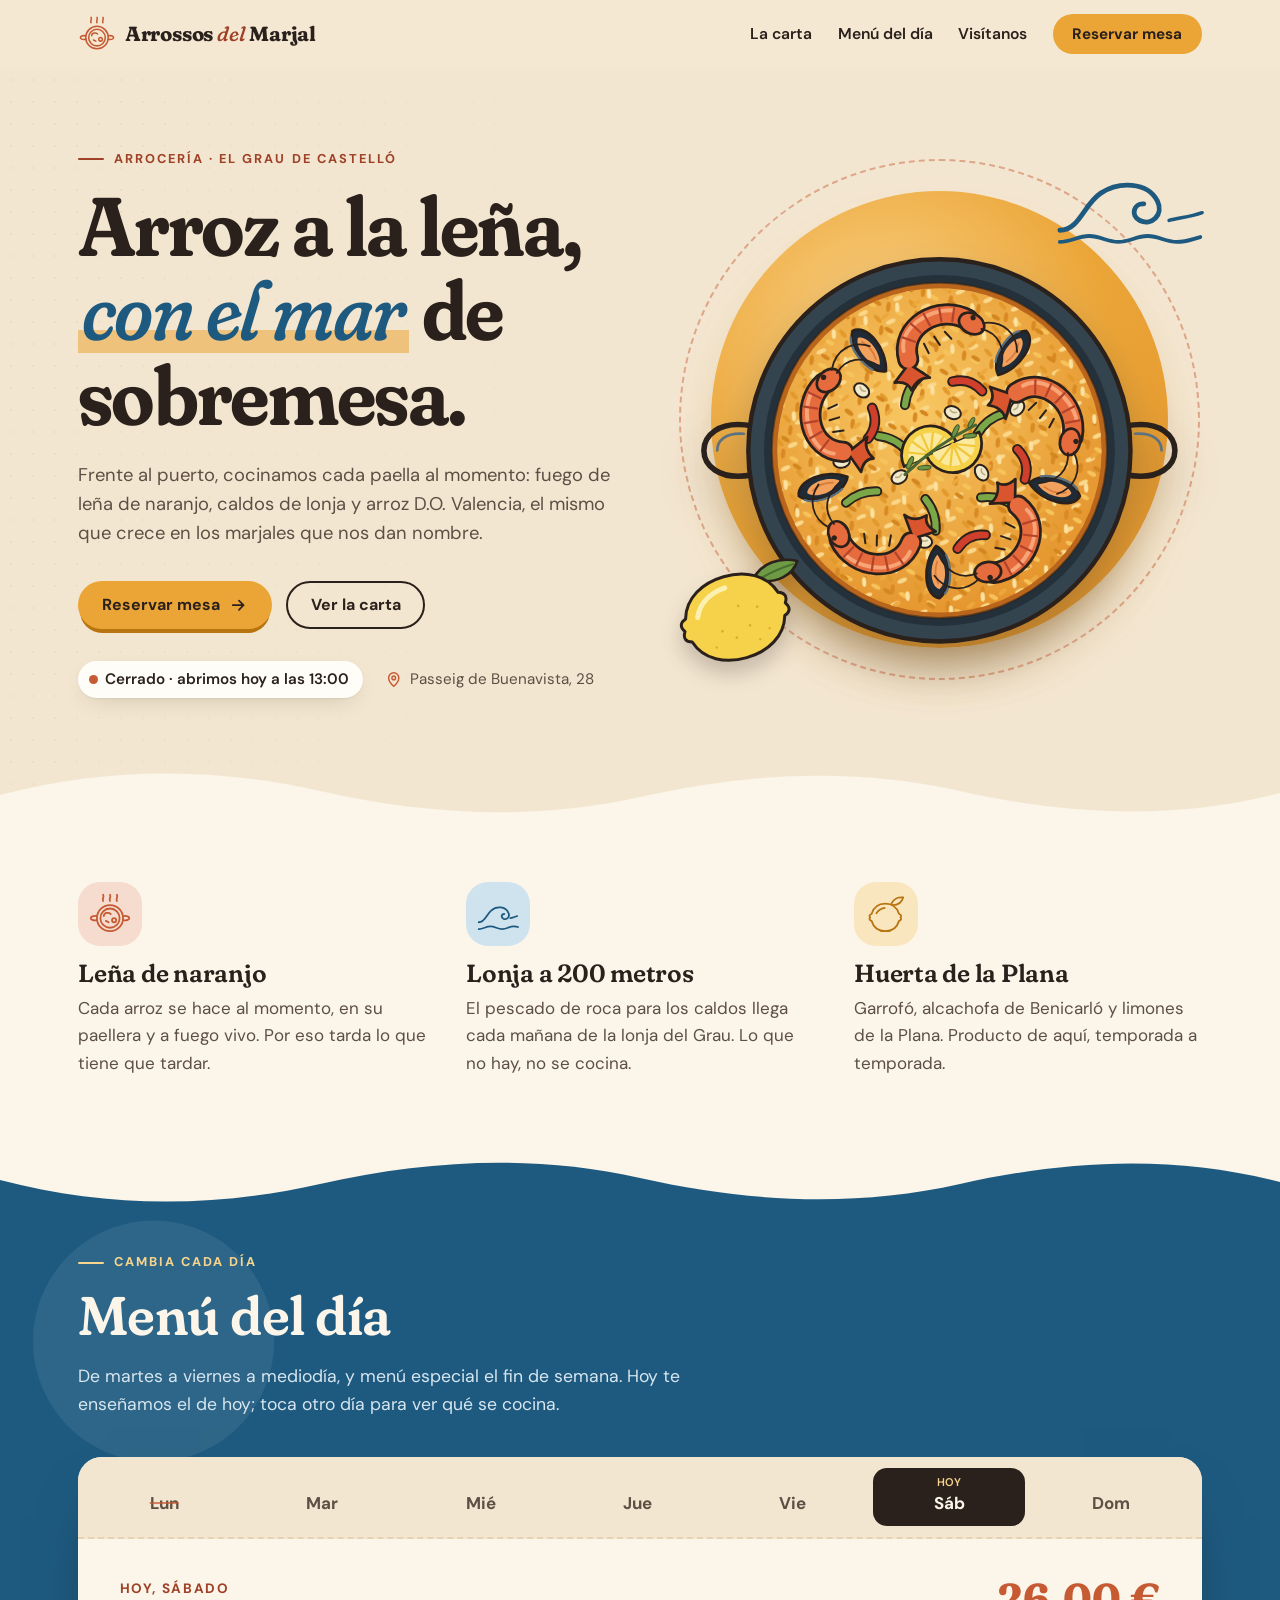
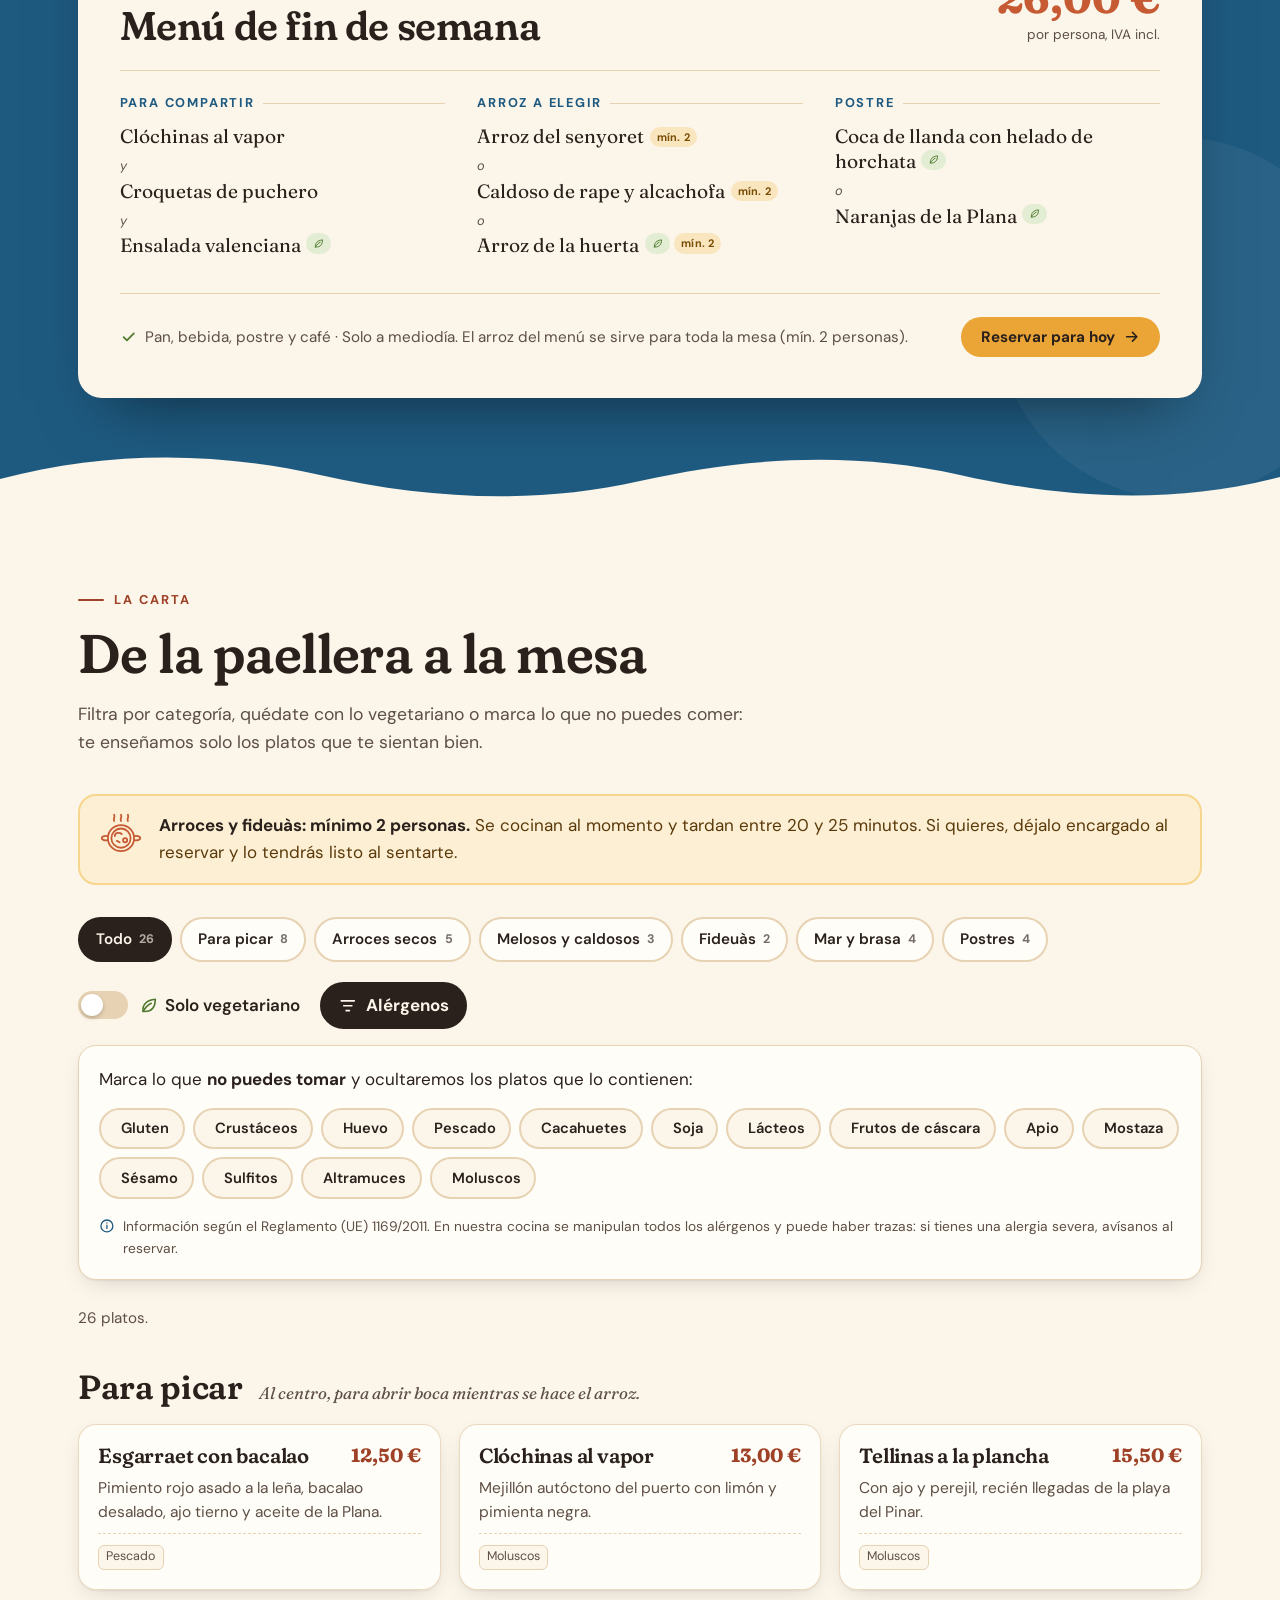
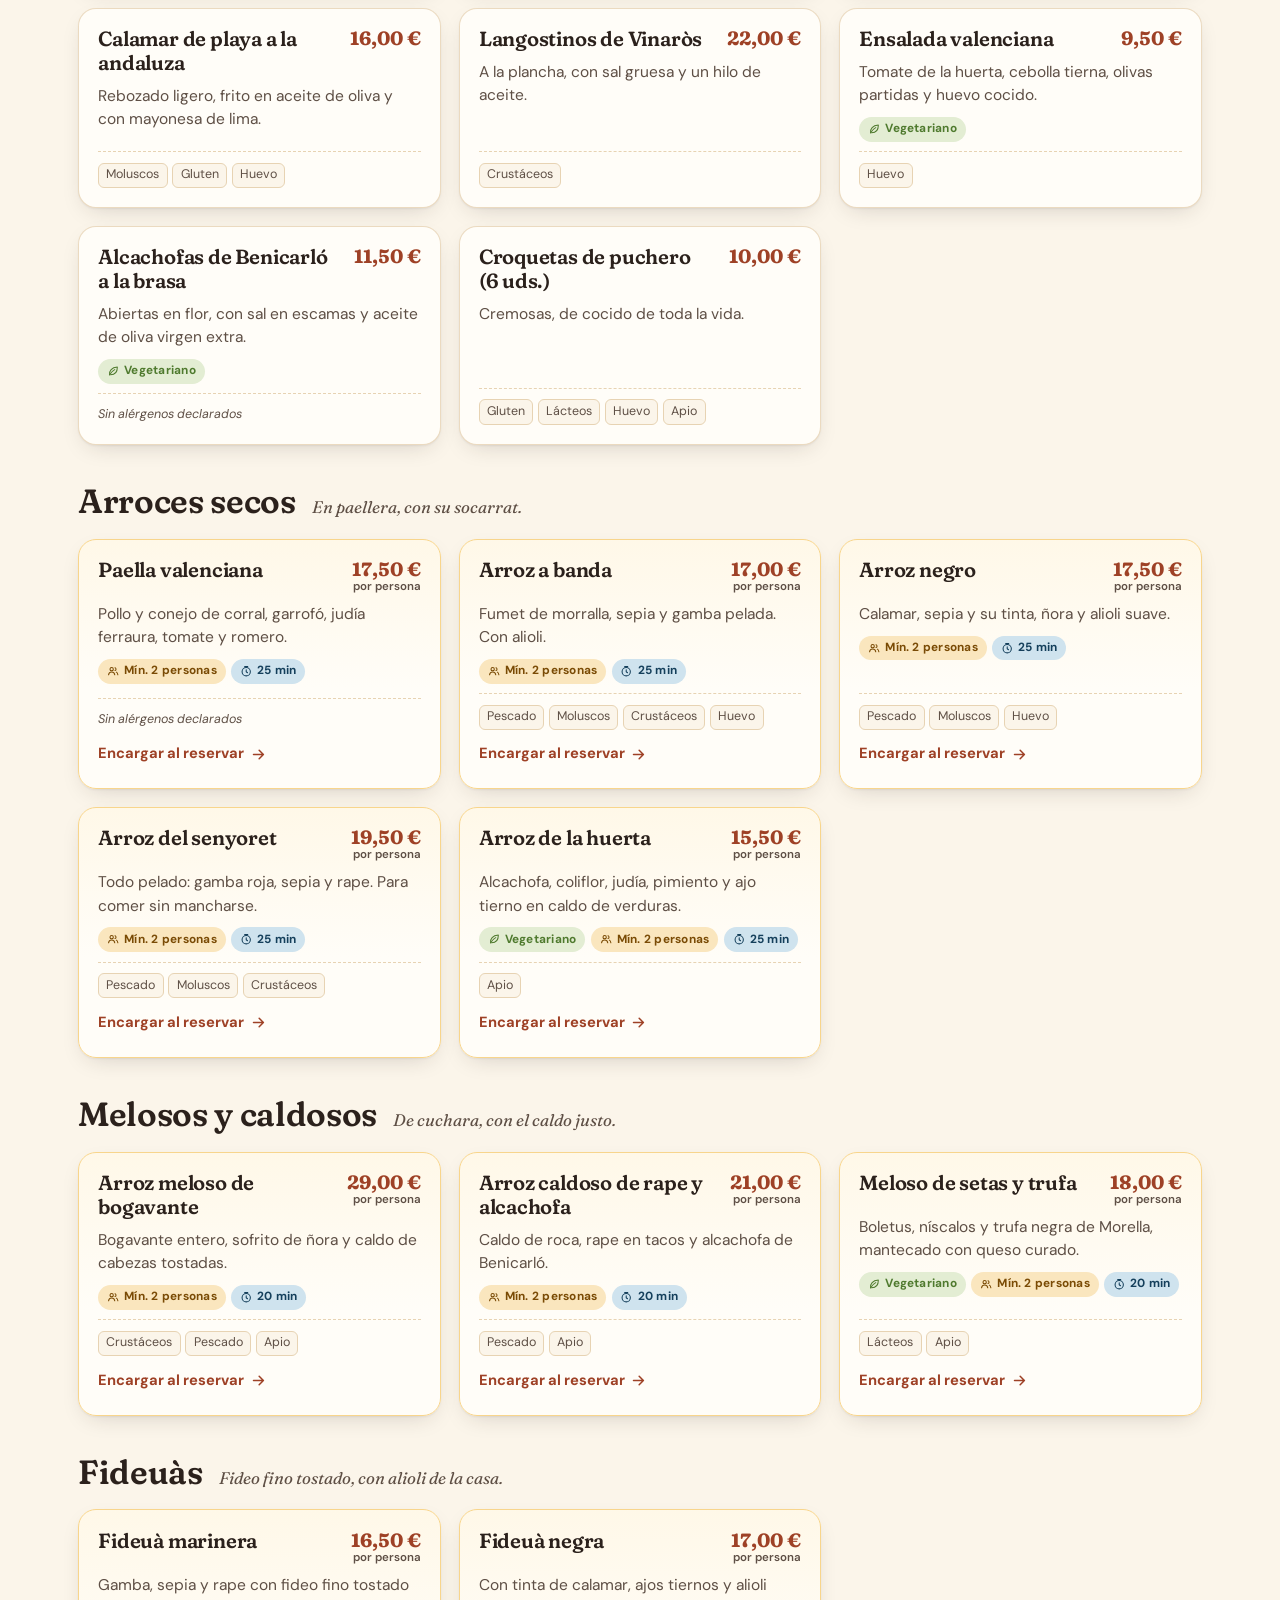
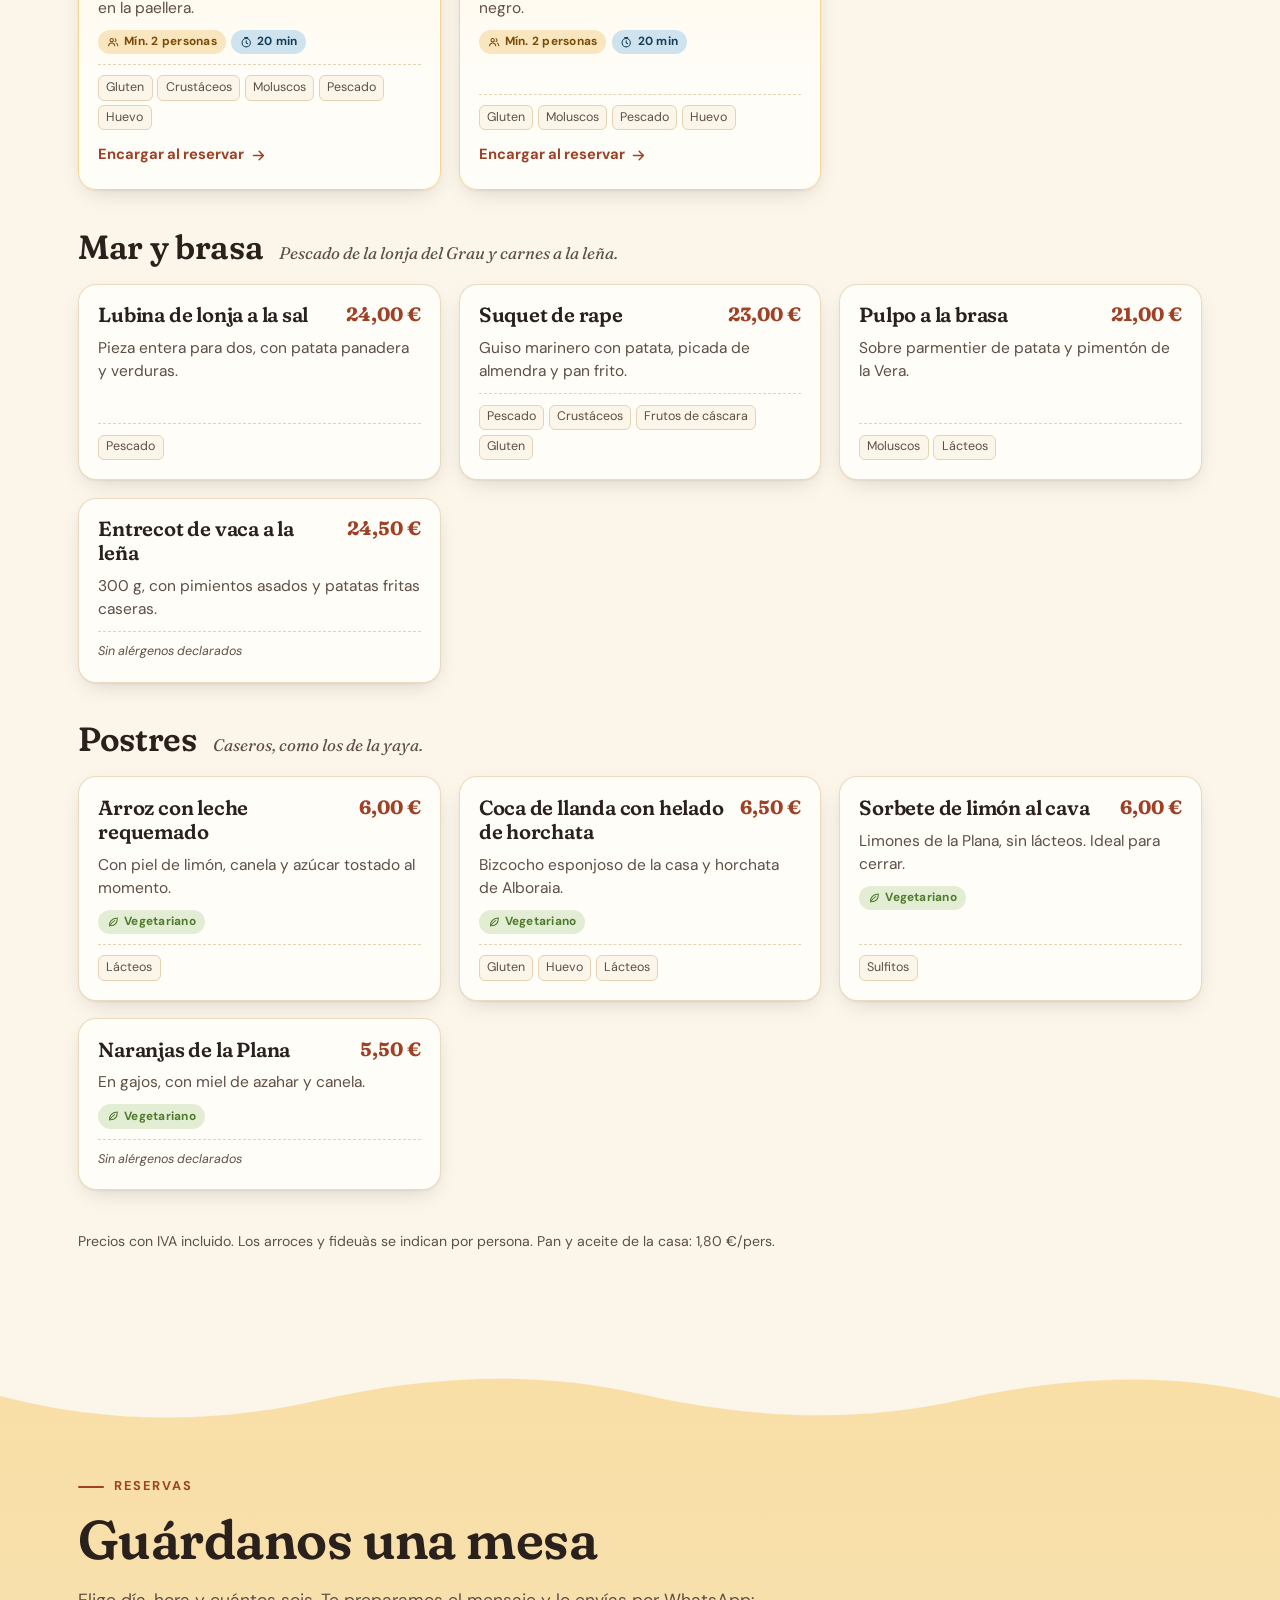
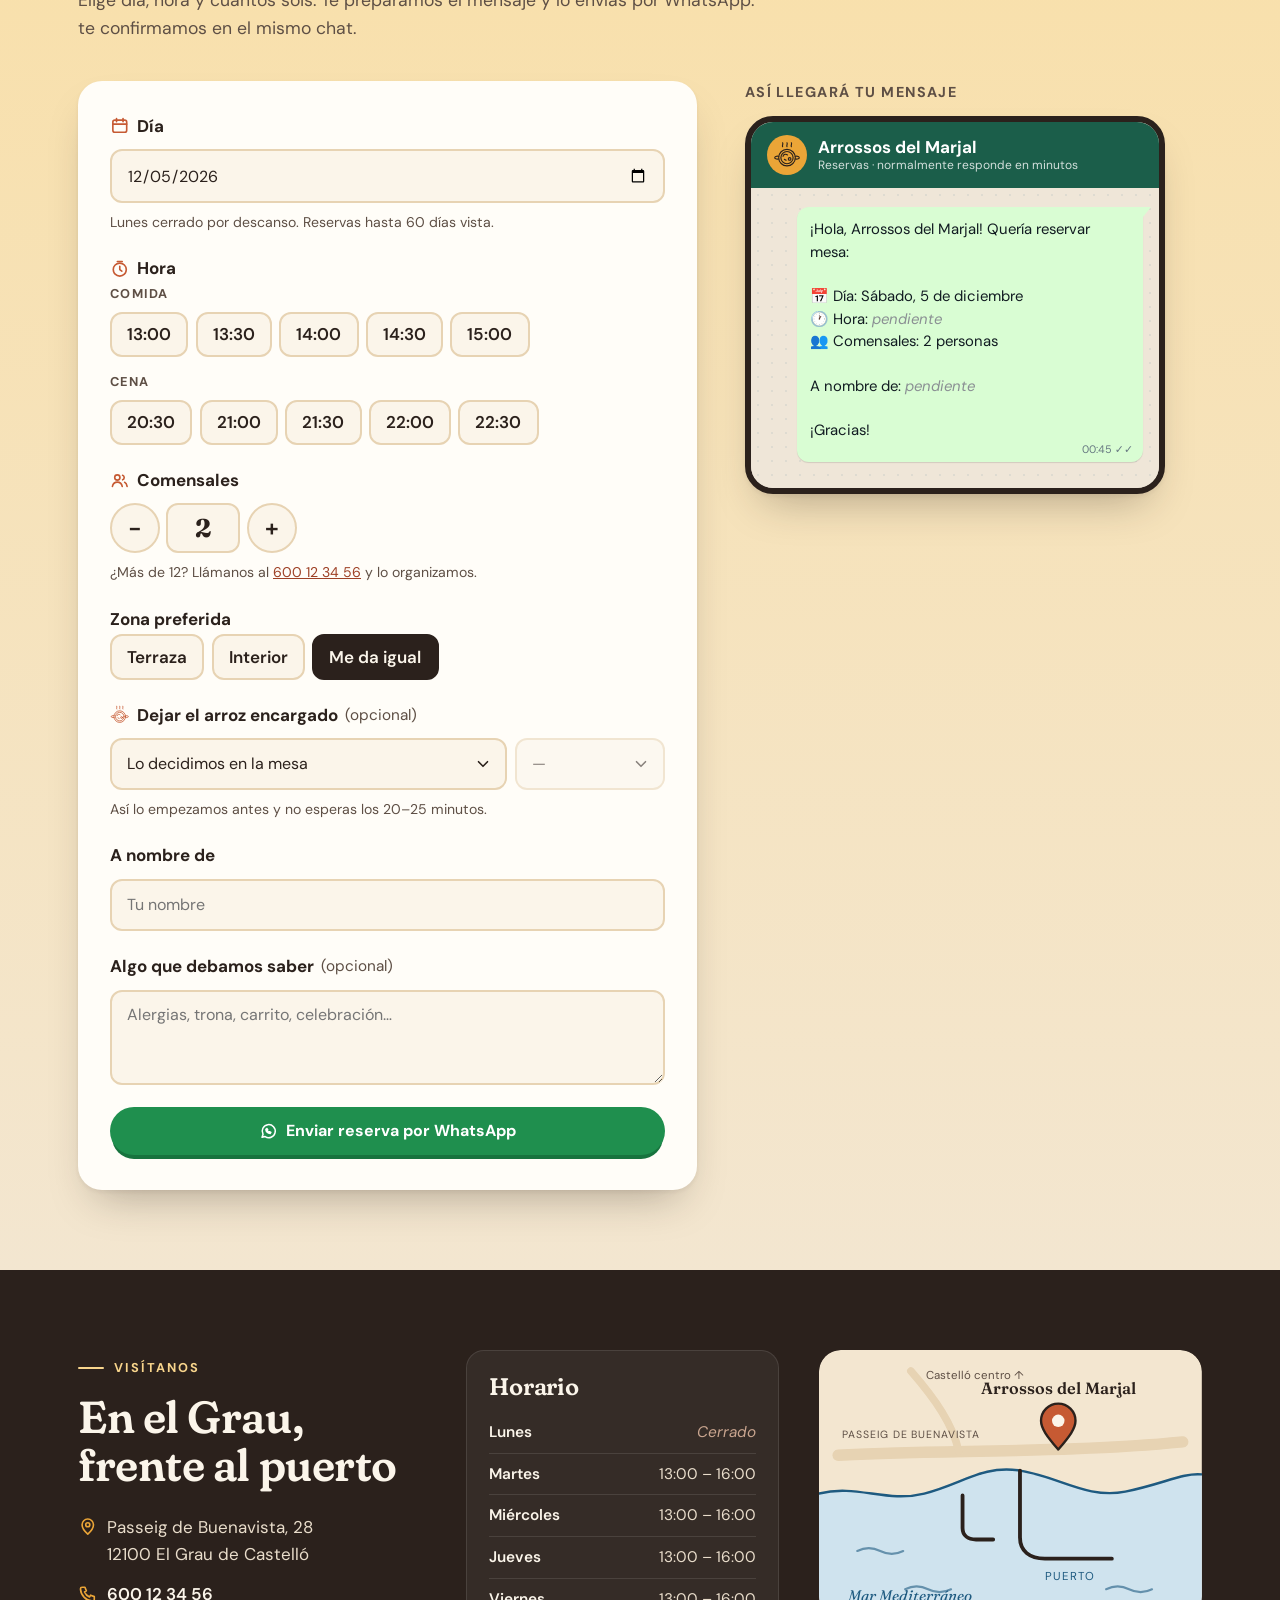
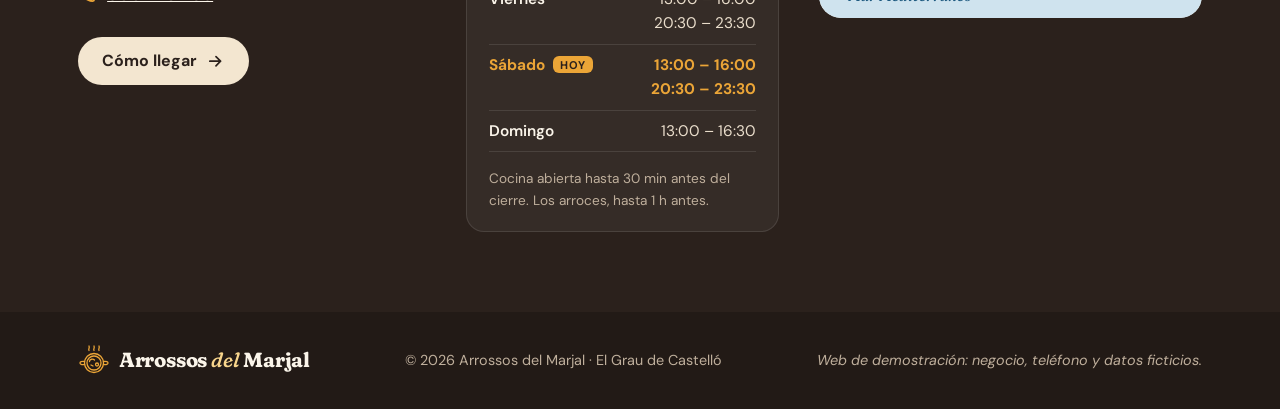
<file: demos/restaurante/index.html>
<!doctype html>
<html lang="es">
<head>
  <meta charset="utf-8">
  <meta name="viewport" content="width=device-width, initial-scale=1">
  <title>Arrossos del Marjal · Arrocería en El Grau de Castelló</title>
  <meta name="description" content="Arrocería frente al puerto de El Grau de Castelló. Paellas a la leña de naranjo, arroces melosos y fideuàs, menú del día y reserva de mesa por WhatsApp.">
  <meta name="theme-color" content="#F3E6D0">
  <meta property="og:title" content="Arrossos del Marjal · Arrocería en El Grau de Castelló">
  <meta property="og:description" content="Paellas a la leña de naranjo frente al mar. Carta, menú del día y reservas por WhatsApp.">
  <meta property="og:type" content="restaurant">
  <meta property="og:locale" content="es_ES">
  <link rel="icon" href="img/favicon.svg" type="image/svg+xml">
  <link rel="preconnect" href="https://fonts.googleapis.com">
  <link rel="preconnect" href="https://fonts.gstatic.com" crossorigin>
  <link rel="stylesheet" href="https://fonts.googleapis.com/css2?family=Fraunces:ital,opsz,wght,SOFT,WONK@0,9..144,400..800,0..100,0..1;1,9..144,400..800,0..100,0..1&family=DM+Sans:opsz,wght@9..40,400..700&display=swap">
  <link rel="stylesheet" href="css/styles.css">
  <script type="application/ld+json">
  {
    "@context": "https://schema.org",
    "@type": "Restaurant",
    "name": "Arrossos del Marjal",
    "servesCuisine": ["Arroces", "Mediterránea", "Valenciana"],
    "priceRange": "€€",
    "telephone": "+34 600 12 34 56",
    "address": {
      "@type": "PostalAddress",
      "streetAddress": "Passeig de Buenavista, 28",
      "postalCode": "12100",
      "addressLocality": "El Grau de Castelló",
      "addressRegion": "Castellón",
      "addressCountry": "ES"
    },
    "openingHours": ["Tu-Th 13:00-16:00", "Fr-Sa 13:00-16:00", "Fr-Sa 20:30-23:30", "Su 13:00-16:30"],
    "acceptsReservations": "True"
  }
  </script>
  <script src="js/data.js" defer></script>
  <script src="js/app.js" defer></script>
</head>
<body>

  <!-- ===== Sprite de iconos (trazo propio) ===== -->
  <svg class="sprite" aria-hidden="true" focusable="false">
    <symbol id="i-paellera" viewBox="0 0 64 64">
      <g fill="none" stroke="currentColor" stroke-width="2.6" stroke-linecap="round" stroke-linejoin="round">
        <path d="M22 13c-2-3 2-5 0-9M32 13c-2-3 2-5 0-9M42 13c-2-3 2-5 0-9"/>
        <circle cx="32" cy="38" r="19"/>
        <circle cx="32" cy="38" r="14"/>
        <path d="M13 35c-6-1-9 1-9 3s3 4 9 3M51 35c6-1 9 1 9 3s-3 4-9 3"/>
        <path d="M23 35c0-5 7-6 10-3"/>
        <circle cx="38" cy="41" r="3"/>
        <path d="M26 42l4 2"/>
      </g>
    </symbol>
    <symbol id="i-limon" viewBox="0 0 64 64">
      <g fill="none" stroke="currentColor" stroke-width="2.6" stroke-linecap="round" stroke-linejoin="round">
        <path d="M9 37c-2-2-1-4 2-5 3-10 11-15 20-15s17 5 20 15c3 1 4 3 2 5 2 2 1 4-2 5-3 10-11 15-20 15s-17-5-20-15c-3-1-4-3-2-5z"/>
        <path d="M18 31c3-5 7-7 12-8"/>
        <path d="M40 17c3-7 10-10 17-9-2 7-8 11-15 11"/>
      </g>
    </symbol>
    <symbol id="i-ola" viewBox="0 0 64 64">
      <g fill="none" stroke="currentColor" stroke-width="2.6" stroke-linecap="round" stroke-linejoin="round">
        <path d="M4 44c9 0 11-11 18-17 8-7 21-6 25 3 3 6-2 11-7 9-4-2-3-7 1-7"/>
        <path d="M4 54c7 0 10-4 17-4s10 4 17 4 10-4 17-4c2 0 4 0 6 1"/>
        <path d="M50 38c3-1 6-1 10-3"/>
      </g>
    </symbol>
    <symbol id="i-reloj" viewBox="0 0 24 24">
      <g fill="none" stroke="currentColor" stroke-width="2" stroke-linecap="round" stroke-linejoin="round">
        <circle cx="12" cy="13" r="8"/><path d="M12 9v4l2.5 2M9 3h6"/>
      </g>
    </symbol>
    <symbol id="i-grupo" viewBox="0 0 24 24">
      <g fill="none" stroke="currentColor" stroke-width="2" stroke-linecap="round" stroke-linejoin="round">
        <circle cx="9" cy="8" r="3.2"/><path d="M3 19c.6-3.4 3-5.4 6-5.4s5.4 2 6 5.4"/>
        <path d="M15.5 5.2a3 3 0 0 1 0 5.6M18 13.8c1.6.7 2.6 2.4 3 5.2"/>
      </g>
    </symbol>
    <symbol id="i-hoja" viewBox="0 0 24 24">
      <g fill="none" stroke="currentColor" stroke-width="2" stroke-linecap="round" stroke-linejoin="round">
        <path d="M5 19C4 11 9 5 20 4c0 10-5 15-13 15"/><path d="M5 19c3-5 6-8 10-10"/>
      </g>
    </symbol>
    <symbol id="i-chat" viewBox="0 0 24 24">
      <g fill="none" stroke="currentColor" stroke-width="2" stroke-linecap="round" stroke-linejoin="round">
        <path d="M4 20l1.3-3.9A8.5 8.5 0 1 1 8 19z"/>
        <path d="M9 9.5c0 3 2.5 5.5 5.5 5.5l1-1.4-1.8-1-1 .8c-.9-.4-1.7-1.2-2.1-2.1l.8-1-1-1.8z"/>
      </g>
    </symbol>
    <symbol id="i-pin" viewBox="0 0 24 24">
      <g fill="none" stroke="currentColor" stroke-width="2" stroke-linecap="round" stroke-linejoin="round">
        <path d="M12 21s-7-6.2-7-11.5a7 7 0 0 1 14 0C19 14.8 12 21 12 21z"/><circle cx="12" cy="9.5" r="2.5"/>
      </g>
    </symbol>
    <symbol id="i-tel" viewBox="0 0 24 24">
      <path fill="none" stroke="currentColor" stroke-width="2" stroke-linecap="round" stroke-linejoin="round" d="M5 4h3.5l1.8 4.5-2.3 1.4a11 11 0 0 0 6.1 6.1l1.4-2.3L20 15.5V19a2 2 0 0 1-2 2A16 16 0 0 1 3 6a2 2 0 0 1 2-2z"/>
    </symbol>
    <symbol id="i-calendario" viewBox="0 0 24 24">
      <g fill="none" stroke="currentColor" stroke-width="2" stroke-linecap="round" stroke-linejoin="round">
        <rect x="3.5" y="5" width="17" height="15" rx="2.5"/><path d="M3.5 10h17M8 3v4M16 3v4"/>
      </g>
    </symbol>
    <symbol id="i-flecha" viewBox="0 0 24 24">
      <path fill="none" stroke="currentColor" stroke-width="2.2" stroke-linecap="round" stroke-linejoin="round" d="M5 12h14M13 6l6 6-6 6"/>
    </symbol>
    <symbol id="i-info" viewBox="0 0 24 24">
      <g fill="none" stroke="currentColor" stroke-width="2" stroke-linecap="round" stroke-linejoin="round">
        <circle cx="12" cy="12" r="9"/><path d="M12 11v5M12 7.6v.1"/>
      </g>
    </symbol>
    <symbol id="i-filtro" viewBox="0 0 24 24">
      <path fill="none" stroke="currentColor" stroke-width="2" stroke-linecap="round" stroke-linejoin="round" d="M4 6h16M7 12h10M10 18h4"/>
    </symbol>
    <symbol id="i-cerrar" viewBox="0 0 24 24">
      <path fill="none" stroke="currentColor" stroke-width="2.2" stroke-linecap="round" d="M6 6l12 12M18 6L6 18"/>
    </symbol>
    <symbol id="i-check" viewBox="0 0 24 24">
      <path fill="none" stroke="currentColor" stroke-width="2.4" stroke-linecap="round" stroke-linejoin="round" d="M5 12.5l4.5 4.5L19 7.5"/>
    </symbol>
  </svg>

  <a class="saltar" href="#principal">Saltar al contenido</a>

  <!-- ===== Cabecera ===== -->
  <header class="cabecera" id="cabecera">
    <div class="contenedor cabecera__fila">
      <a class="marca" href="#inicio" aria-label="Arrossos del Marjal, ir al inicio">
        <svg class="marca__icono" aria-hidden="true"><use href="#i-paellera"/></svg>
        <span class="marca__texto">Arrossos <em>del</em> Marjal</span>
      </a>
      <button class="nav-boton" id="navBoton" aria-expanded="false" aria-controls="nav" aria-label="Abrir menú">
        <span></span><span></span><span></span>
      </button>
      <nav class="nav" id="nav" aria-label="Principal">
        <ul>
          <li><a href="#carta">La carta</a></li>
          <li><a href="#menu-dia">Menú del día</a></li>
          <li><a href="#visitanos">Visítanos</a></li>
          <li><a class="boton boton--azafran boton--peq" href="#reservar">Reservar mesa</a></li>
        </ul>
      </nav>
    </div>
  </header>

  <main id="principal">

    <!-- ===== Hero ===== -->
    <section class="hero" id="inicio">
      <div class="contenedor hero__rejilla">
        <div class="hero__texto">
          <p class="antetitulo">Arrocería · El Grau de Castelló</p>
          <h1 class="hero__titulo">Arroz a la leña, <em>con el mar</em> de sobremesa.</h1>
          <p class="hero__entrada">Frente al puerto, cocinamos cada paella al momento: fuego de leña de naranjo, caldos de lonja y arroz D.O. Valencia, el mismo que crece en los marjales que nos dan nombre.</p>
          <div class="hero__acciones">
            <a class="boton boton--azafran" href="#reservar">
              Reservar mesa
              <svg class="icono" aria-hidden="true"><use href="#i-flecha"/></svg>
            </a>
            <a class="boton boton--contorno" href="#carta">Ver la carta</a>
          </div>
          <ul class="hero__datos">
            <li class="estado" id="estado" aria-live="polite"><span class="estado__punto"></span><span class="estado__texto">Consultando horario…</span></li>
            <li><svg class="icono" aria-hidden="true"><use href="#i-pin"/></svg>Passeig de Buenavista, 28</li>
          </ul>
        </div>

        <div class="hero__arte" aria-hidden="true">
          <div class="hero__sol"></div>
          <svg class="hero__paella" viewBox="0 0 440 440" focusable="false">
            <defs>
              <pattern id="granos-a" width="26" height="22" patternUnits="userSpaceOnUse" patternTransform="rotate(17)">
                <ellipse cx="5" cy="5" rx="4.6" ry="2" fill="#E39A2C" transform="rotate(30 5 5)"/>
                <ellipse cx="17" cy="4" rx="4.6" ry="2" fill="#FAD789" transform="rotate(-40 17 4)"/>
                <ellipse cx="11" cy="14" rx="4.6" ry="2" fill="#D98A22" transform="rotate(80 11 14)"/>
                <ellipse cx="22" cy="16" rx="4.6" ry="2" fill="#F6C35A" transform="rotate(10 22 16)"/>
              </pattern>
              <pattern id="granos-b" width="31" height="27" patternUnits="userSpaceOnUse" patternTransform="rotate(-23)">
                <ellipse cx="8" cy="20" rx="4.4" ry="1.9" fill="#FCE2A0" transform="rotate(-70 8 20)"/>
                <ellipse cx="24" cy="9" rx="4.4" ry="1.9" fill="#D4861F" transform="rotate(55 24 9)"/>
                <ellipse cx="26" cy="23" rx="4.4" ry="1.9" fill="#ECA83D" transform="rotate(-15 26 23)"/>
              </pattern>
              <radialGradient id="arroz-luz" cx="42%" cy="36%" r="70%">
                <stop offset="0" stop-color="#F8C863"/>
                <stop offset="1" stop-color="#E4922B"/>
              </radialGradient>
              <g id="gamba">
                <path d="M-30 12C-34-18 4-34 28-16" fill="none" stroke="#2B211C" stroke-width="20" stroke-linecap="round"/>
                <path d="M-30 16L-45 31Q-33 31-31 40Q-24 29-13 31Z" fill="#D9552E" stroke="#2B211C" stroke-width="2.4" stroke-linejoin="round"/>
                <path d="M-30 12C-34-18 4-34 28-16" fill="none" stroke="#E66B3D" stroke-width="15" stroke-linecap="round"/>
                <path d="M-33 4C-35-16-6-31 16-26" fill="none" stroke="#F7A577" stroke-width="3.5" stroke-linecap="round"/>
                <path d="M-32.5-8.3L-21.8-2.8M-23.3-19.7L-15.6-10.4M-10.6-26.8L-6.5-15.6M4-29.6L4.3-17.6M17.3-27.9L14-16.3" stroke="#B4432A" stroke-width="2" stroke-linecap="round"/>
                <path d="M-14 0l3 9M-4-5l4 8M6-8l5 7" stroke="#2B211C" stroke-width="1.8" stroke-linecap="round"/>
                <ellipse cx="31" cy="-12" rx="12" ry="9" transform="rotate(37 31 -12)" fill="#E66B3D" stroke="#2B211C" stroke-width="2.4"/>
                <circle cx="33" cy="-17" r="2.4" fill="#2B211C"/>
                <path d="M39-6C54 0 58 14 52 30M41-11C60-11 70 3 68 19" fill="none" stroke="#2B211C" stroke-width="1.6" stroke-linecap="round"/>
              </g>
              <g id="mejillon">
                <path d="M-23 0C-21-14 8-16 24-3C17 11-12 14-23 0Z" fill="#1F2B36" stroke="#2B211C" stroke-width="2.4" stroke-linejoin="round"/>
                <path d="M-15 0C-13-8 6-10 16-2C11 6-8 8-15 0Z" fill="#F3A25E"/>
                <path d="M-10-1C-4-4 4-4 10-2" fill="none" stroke="#D97C3B" stroke-width="1.6" stroke-linecap="round"/>
                <path d="M-19 5C-12 11 6 11 16 6" fill="none" stroke="#5B7182" stroke-width="2" stroke-linecap="round"/>
              </g>
              <g id="gajo">
                <path d="M-26 0A26 26 0 0 1 26 0Z" fill="#F6D24A" stroke="#2B211C" stroke-width="2.5" stroke-linejoin="round"/>
                <path d="M-20 0A20 20 0 0 1 20 0Z" fill="#FBEA9E"/>
                <path d="M0 0L-17.3-10M0 0L-10-17.3M0 0V-20M0 0L10-17.3M0 0L17.3-10" stroke="#F1C83A" stroke-width="2" stroke-linecap="round"/>
              </g>
              <g id="judia">
                <path d="M-15 0Q0-6 15 0" fill="none" stroke="#2B211C" stroke-width="9" stroke-linecap="round"/>
                <path d="M-15 0Q0-6 15 0" fill="none" stroke="#7AA748" stroke-width="5.5" stroke-linecap="round"/>
              </g>
              <g id="garrofo">
                <ellipse rx="7.5" ry="5.6" fill="#F1E9C9" stroke="#2B211C" stroke-width="1.8"/>
                <path d="M-3-1.5Q0 1 3-1.5" fill="none" stroke="#B9AE80" stroke-width="1.4" stroke-linecap="round"/>
              </g>
              <g id="pimiento">
                <path d="M-14 3Q0-6 14 2" fill="none" stroke="#2B211C" stroke-width="9.5" stroke-linecap="round"/>
                <path d="M-14 3Q0-6 14 2" fill="none" stroke="#CF3F2C" stroke-width="6" stroke-linecap="round"/>
              </g>
            </defs>

            <!-- asas -->
            <g fill="none" stroke="#2B211C" stroke-width="5" stroke-linecap="round">
              <path d="M52 198C20 192 8 208 8 220s12 28 44 22"/>
              <path d="M388 198c32-6 44 10 44 22s-12 28-44 22"/>
            </g>
            <g fill="none" stroke="#5D7280" stroke-width="2.4" stroke-linecap="round">
              <path d="M44 205c-18-1-24 7-24 15"/>
              <path d="M396 205c18-1 24 7 24 15"/>
            </g>
            <!-- paellera -->
            <circle cx="220" cy="220" r="172" fill="#34444F"/>
            <path d="M84 150A156 156 0 0 1 150 84" fill="none" stroke="#7D93A2" stroke-width="5" stroke-linecap="round"/>
            <circle cx="220" cy="220" r="158" fill="#24313B"/>
            <circle cx="220" cy="220" r="151" fill="#B9661C"/>
            <circle cx="220" cy="220" r="146" fill="url(#arroz-luz)"/>
            <circle cx="220" cy="220" r="146" fill="url(#granos-a)"/>
            <circle cx="220" cy="220" r="146" fill="url(#granos-b)"/>
            <circle cx="220" cy="220" r="172" fill="none" stroke="#2B211C" stroke-width="4"/>
            <circle cx="220" cy="220" r="151" fill="none" stroke="#2B211C" stroke-width="2" opacity=".55"/>

            <!-- verduras -->
            <use href="#judia" transform="translate(178 214) rotate(28)"/>
            <use href="#judia" transform="translate(266 196) rotate(-38)"/>
            <use href="#judia" transform="translate(212 278) rotate(72)"/>
            <use href="#judia" transform="translate(272 266) rotate(14)"/>
            <use href="#judia" transform="translate(196 166) rotate(-62)"/>
            <use href="#judia" transform="translate(150 262) rotate(-20)"/>
            <use href="#pimiento" transform="translate(246 160) rotate(20)"/>
            <use href="#pimiento" transform="translate(160 196) rotate(100)"/>
            <use href="#pimiento" transform="translate(248 300) rotate(-24)"/>
            <use href="#pimiento" transform="translate(296 232) rotate(78)"/>
            <use href="#garrofo" transform="translate(232 186) rotate(20)"/>
            <use href="#garrofo" transform="translate(184 244) rotate(-30)"/>
            <use href="#garrofo" transform="translate(258 240) rotate(60)"/>
            <use href="#garrofo" transform="translate(206 302) rotate(10)"/>
            <use href="#garrofo" transform="translate(290 182) rotate(-50)"/>
            <use href="#garrofo" transform="translate(150 166) rotate(40)"/>
            <use href="#garrofo" transform="translate(132 230) rotate(-10)"/>

            <!-- mejillones -->
            <use href="#mejillon" transform="rotate(36 220 220) translate(220 110) rotate(90)"/>
            <use href="#mejillon" transform="rotate(108 220 220) translate(220 110) rotate(90)"/>
            <use href="#mejillon" transform="rotate(180 220 220) translate(220 110) rotate(90)"/>
            <use href="#mejillon" transform="rotate(252 220 220) translate(220 110) rotate(90)"/>
            <use href="#mejillon" transform="rotate(324 220 220) translate(220 110) rotate(90)"/>

            <!-- gambas -->
            <use href="#gamba" transform="rotate(0 220 220) translate(220 122) rotate(-8)"/>
            <use href="#gamba" transform="rotate(72 220 220) translate(220 122) rotate(-8)"/>
            <use href="#gamba" transform="rotate(144 220 220) translate(220 122) rotate(-8)"/>
            <use href="#gamba" transform="rotate(216 220 220) translate(220 122) rotate(-8)"/>
            <use href="#gamba" transform="rotate(288 220 220) translate(220 122) rotate(-8)"/>

            <!-- limón al centro -->
            <use href="#gajo" transform="translate(212 224) rotate(-24)"/>
            <use href="#gajo" transform="translate(232 214) rotate(156)"/>
            <!-- romero -->
            <g transform="translate(220 220) rotate(-35)">
              <path d="M-38 0C-14-4 14-4 40 0" fill="none" stroke="#4A6631" stroke-width="2.6" stroke-linecap="round"/>
              <g fill="#6E9446" stroke="#3F5A29" stroke-width="1">
                <ellipse cx="-28" cy="-6" rx="6" ry="2" transform="rotate(-30 -28 -6)"/>
                <ellipse cx="-20" cy="5" rx="6" ry="2" transform="rotate(30 -20 5)"/>
                <ellipse cx="22" cy="-6" rx="6" ry="2" transform="rotate(-30 22 -6)"/>
                <ellipse cx="30" cy="5" rx="6" ry="2" transform="rotate(30 30 5)"/>
                <ellipse cx="38" cy="-4" rx="5" ry="1.8" transform="rotate(-25 38 -4)"/>
              </g>
            </g>
          </svg>

          <svg class="hero__limon" viewBox="0 0 140 120" focusable="false">
            <path d="M84 30C92 14 110 8 128 12c-5 15-21 22-38 20" fill="#6E9A45" stroke="#2B211C" stroke-width="2.6" stroke-linejoin="round"/>
            <path d="M90 30c12-7 24-12 34-15" fill="none" stroke="#4A6E2E" stroke-width="2" stroke-linecap="round"/>
            <g transform="rotate(-16 66 68)">
              <path d="M14 68c-4-6-2-10 4-12 6-20 26-30 48-30s42 10 48 30c6 2 8 6 4 12 4 6 2 10-4 12-6 20-26 30-48 30S24 100 18 80c-6-2-8-6-4-12z" fill="#F6D24A" stroke="#2B211C" stroke-width="3" stroke-linejoin="round"/>
              <path d="M30 58c6-14 20-20 34-21" fill="none" stroke="#FCF0B0" stroke-width="5" stroke-linecap="round"/>
              <g fill="#DDAE27">
                <circle cx="50" cy="78" r="1.4"/><circle cx="62" cy="88" r="1.4"/><circle cx="78" cy="80" r="1.4"/>
                <circle cx="90" cy="64" r="1.4"/><circle cx="72" cy="58" r="1.4"/><circle cx="40" cy="92" r="1.2"/>
                <circle cx="96" cy="88" r="1.2"/><circle cx="84" cy="96" r="1.2"/>
              </g>
            </g>
          </svg>

          <svg class="hero__ola" viewBox="0 0 160 90" focusable="false">
            <path d="M6 72c20 0 24-26 42-38 18-12 48-12 58 8 7 14-6 26-18 20-10-5-6-18 4-17" fill="none" stroke="#1E5A80" stroke-width="5" stroke-linecap="round" stroke-linejoin="round"/>
            <path d="M6 84c12 0 18-6 30-6s18 6 30 6 18-6 30-6 18 6 30 6c10 0 16-3 24-5" fill="none" stroke="#1E5A80" stroke-width="4" stroke-linecap="round"/>
            <path d="M118 62c10-3 20-3 34-8" fill="none" stroke="#1E5A80" stroke-width="3.5" stroke-linecap="round"/>
          </svg>
        </div>
      </div>
      <svg class="separador separador--abajo" viewBox="0 0 1440 70" preserveAspectRatio="none" aria-hidden="true" focusable="false">
        <path d="M0 38C120 10 240 10 360 34s240 30 360 6 240-30 360-6 240 30 360 2V70H0z"/>
      </svg>
    </section>

    <!-- ===== La casa ===== -->
    <section class="casa" aria-labelledby="casa-titulo">
      <div class="contenedor">
        <h2 class="visualmente-oculto" id="casa-titulo">La casa</h2>
        <ul class="casa__lista">
          <li class="casa__item">
            <svg class="casa__icono casa__icono--terracota" aria-hidden="true"><use href="#i-paellera"/></svg>
            <h3>Leña de naranjo</h3>
            <p>Cada arroz se hace al momento, en su paellera y a fuego vivo. Por eso tarda lo que tiene que tardar.</p>
          </li>
          <li class="casa__item">
            <svg class="casa__icono casa__icono--mar" aria-hidden="true"><use href="#i-ola"/></svg>
            <h3>Lonja a 200 metros</h3>
            <p>El pescado de roca para los caldos llega cada mañana de la lonja del Grau. Lo que no hay, no se cocina.</p>
          </li>
          <li class="casa__item">
            <svg class="casa__icono casa__icono--azafran" aria-hidden="true"><use href="#i-limon"/></svg>
            <h3>Huerta de la Plana</h3>
            <p>Garrofó, alcachofa de Benicarló y limones de la Plana. Producto de aquí, temporada a temporada.</p>
          </li>
        </ul>
      </div>
    </section>

    <!-- ===== Menú del día ===== -->
    <section class="menu-dia" id="menu-dia" aria-labelledby="menu-titulo">
      <svg class="separador separador--arriba" viewBox="0 0 1440 70" preserveAspectRatio="none" aria-hidden="true" focusable="false">
        <path d="M0 32C120 60 240 60 360 36s240-30 360-6 240 30 360 6 240-30 360-2V0H0z"/>
      </svg>
      <div class="contenedor">
        <header class="seccion__cabecera">
          <p class="antetitulo antetitulo--claro">Cambia cada día</p>
          <h2 class="seccion__titulo" id="menu-titulo">Menú del día</h2>
          <p class="seccion__entrada">De martes a viernes a mediodía, y menú especial el fin de semana. Hoy te enseñamos el de hoy; toca otro día para ver qué se cocina.</p>
        </header>

        <div class="menu-dia__caja">
          <div class="dias" role="tablist" aria-label="Día de la semana" id="dias"></div>
          <div class="menu-dia__panel" id="menuPanel" role="tabpanel" tabindex="0"></div>
        </div>
      </div>
      <svg class="separador separador--abajo separador--arena" viewBox="0 0 1440 70" preserveAspectRatio="none" aria-hidden="true" focusable="false">
        <path d="M0 38C120 10 240 10 360 34s240 30 360 6 240-30 360-6 240 30 360 2V70H0z"/>
      </svg>
    </section>

    <!-- ===== Carta ===== -->
    <section class="carta" id="carta" aria-labelledby="carta-titulo">
      <div class="contenedor">
        <header class="seccion__cabecera">
          <p class="antetitulo">La carta</p>
          <h2 class="seccion__titulo" id="carta-titulo">De la paellera a la mesa</h2>
          <p class="seccion__entrada">Filtra por categoría, quédate con lo vegetariano o marca lo que no puedes comer: te enseñamos solo los platos que te sientan bien.</p>
        </header>

        <div class="aviso-arroz" role="note">
          <svg class="aviso-arroz__icono" aria-hidden="true"><use href="#i-paellera"/></svg>
          <p><strong>Arroces y fideuàs: mínimo 2 personas.</strong> Se cocinan al momento y tardan entre 20 y 25 minutos. Si quieres, déjalo encargado al reservar y lo tendrás listo al sentarte.</p>
        </div>

        <div class="filtros">
          <div class="categorias" role="group" aria-label="Categorías" id="categorias"></div>

          <div class="filtros__fila">
            <label class="interruptor">
              <input type="checkbox" id="soloVeg">
              <span class="interruptor__pista" aria-hidden="true"></span>
              <span class="interruptor__texto"><svg class="icono" aria-hidden="true"><use href="#i-hoja"/></svg>Solo vegetariano</span>
            </label>

            <button type="button" class="boton-alergenos" id="botonAlergenos" aria-expanded="false" aria-controls="panelAlergenos">
              <svg class="icono" aria-hidden="true"><use href="#i-filtro"/></svg>
              Alérgenos
              <span class="contador" id="contadorAlergenos" hidden>0</span>
            </button>
          </div>

          <div class="panel-alergenos" id="panelAlergenos" hidden>
            <p class="panel-alergenos__titulo">Marca lo que <strong>no puedes tomar</strong> y ocultaremos los platos que lo contienen:</p>
            <div class="alergenos-opciones" id="alergenosOpciones" role="group" aria-label="Alérgenos a evitar"></div>
            <p class="panel-alergenos__nota">
              <svg class="icono" aria-hidden="true"><use href="#i-info"/></svg>
              Información según el Reglamento (UE) 1169/2011. En nuestra cocina se manipulan todos los alérgenos y puede haber trazas: si tienes una alergia severa, avísanos al reservar.
            </p>
          </div>
        </div>

        <div class="carta__estado" aria-live="polite">
          <p id="resumenCarta"></p>
          <button type="button" class="enlace-boton" id="limpiarFiltros" hidden>Quitar filtros</button>
        </div>

        <div class="carta__listado" id="cartaListado"></div>

        <p class="carta__pie">Precios con IVA incluido. Los arroces y fideuàs se indican por persona. Pan y aceite de la casa: 1,80 €/pers.</p>
      </div>
    </section>

    <!-- ===== Reserva ===== -->
    <section class="reserva" id="reservar" aria-labelledby="reserva-titulo">
      <svg class="separador separador--arriba separador--azafran" viewBox="0 0 1440 70" preserveAspectRatio="none" aria-hidden="true" focusable="false">
        <path d="M0 32C120 60 240 60 360 36s240-30 360-6 240 30 360 6 240-30 360-2V0H0z"/>
      </svg>
      <div class="contenedor">
        <header class="seccion__cabecera">
          <p class="antetitulo">Reservas</p>
          <h2 class="seccion__titulo" id="reserva-titulo">Guárdanos una mesa</h2>
          <p class="seccion__entrada">Elige día, hora y cuántos sois. Te preparamos el mensaje y lo envías por WhatsApp: te confirmamos en el mismo chat.</p>
        </header>

        <div class="reserva__rejilla">
          <form class="formulario" id="formReserva" novalidate>
            <div class="campo">
              <label for="fecha"><svg class="icono" aria-hidden="true"><use href="#i-calendario"/></svg>Día</label>
              <input type="date" id="fecha" name="fecha" required aria-describedby="fechaAyuda fechaError">
              <p class="campo__ayuda" id="fechaAyuda">Lunes cerrado por descanso. Reservas hasta 60 días vista.</p>
              <p class="campo__error" id="fechaError" role="alert"></p>
            </div>

            <fieldset class="campo">
              <legend><svg class="icono" aria-hidden="true"><use href="#i-reloj"/></svg>Hora</legend>
              <div class="horas" id="horas"></div>
              <p class="campo__error" id="horaError" role="alert"></p>
            </fieldset>

            <div class="campo">
              <span class="campo__etiqueta" id="comensalesEtiqueta"><svg class="icono" aria-hidden="true"><use href="#i-grupo"/></svg>Comensales</span>
              <div class="contador-personas" role="group" aria-labelledby="comensalesEtiqueta">
                <button type="button" class="contador-personas__boton" id="menos" aria-label="Quitar un comensal">−</button>
                <input type="number" id="comensales" name="comensales" min="1" max="12" value="2" inputmode="numeric" aria-labelledby="comensalesEtiqueta">
                <button type="button" class="contador-personas__boton" id="mas" aria-label="Añadir un comensal">+</button>
              </div>
              <p class="campo__ayuda" id="comensalesAyuda">¿Más de 12? Llámanos al <a href="tel:+34600123456">600 12 34 56</a> y lo organizamos.</p>
            </div>

            <fieldset class="campo">
              <legend>Zona preferida</legend>
              <div class="pildoras">
                <label class="pildora"><input type="radio" name="zona" value="Terraza"><span>Terraza</span></label>
                <label class="pildora"><input type="radio" name="zona" value="Interior"><span>Interior</span></label>
                <label class="pildora"><input type="radio" name="zona" value="" checked><span>Me da igual</span></label>
              </div>
            </fieldset>

            <div class="campo campo--arroz">
              <label for="arroz"><svg class="icono" aria-hidden="true"><use href="#i-paellera"/></svg>Dejar el arroz encargado <span class="opcional">(opcional)</span></label>
              <div class="arroz-encargo">
                <select id="arroz" name="arroz"></select>
                <select id="raciones" name="raciones" aria-label="Raciones de arroz"></select>
              </div>
              <p class="campo__ayuda" id="arrozAyuda">Así lo empezamos antes y no esperas los 20–25 minutos.</p>
            </div>

            <div class="campo">
              <label for="nombre">A nombre de</label>
              <input type="text" id="nombre" name="nombre" autocomplete="name" maxlength="60" required aria-describedby="nombreError" placeholder="Tu nombre">
              <p class="campo__error" id="nombreError" role="alert"></p>
            </div>

            <div class="campo">
              <label for="notas">Algo que debamos saber <span class="opcional">(opcional)</span></label>
              <textarea id="notas" name="notas" rows="3" maxlength="240" placeholder="Alergias, trona, carrito, celebración…"></textarea>
            </div>

            <button type="submit" class="boton boton--whatsapp boton--ancho">
              <svg class="icono" aria-hidden="true"><use href="#i-chat"/></svg>
              Enviar reserva por WhatsApp
            </button>
            <p class="formulario__ok" id="reservaOk" role="status" hidden></p>
          </form>

          <aside class="vista-previa" aria-labelledby="vistaTitulo">
            <p class="vista-previa__titulo" id="vistaTitulo">Así llegará tu mensaje</p>
            <div class="movil">
              <div class="movil__barra">
                <span class="movil__avatar" aria-hidden="true"><svg><use href="#i-paellera"/></svg></span>
                <span>
                  <strong>Arrossos del Marjal</strong>
                  <small>Reservas · normalmente responde en minutos</small>
                </span>
              </div>
              <div class="movil__chat">
                <p class="burbuja" id="burbuja"></p>
              </div>
            </div>
          </aside>
        </div>
      </div>
    </section>

    <!-- ===== Visítanos ===== -->
    <section class="visitanos" id="visitanos" aria-labelledby="visita-titulo">
      <div class="contenedor visitanos__rejilla">
        <div>
          <p class="antetitulo antetitulo--claro">Visítanos</p>
          <h2 class="seccion__titulo" id="visita-titulo">En el Grau, frente al puerto</h2>
          <address class="visitanos__direccion">
            <p><svg class="icono" aria-hidden="true"><use href="#i-pin"/></svg>Passeig de Buenavista, 28<br>12100 El Grau de Castelló</p>
            <p><svg class="icono" aria-hidden="true"><use href="#i-tel"/></svg><a href="tel:+34600123456">600 12 34 56</a></p>
          </address>
          <a class="boton boton--arena" href="https://www.google.com/maps/search/?api=1&amp;query=Passeig+de+Buenavista+El+Grau+de+Castell%C3%B3" target="_blank" rel="noopener">
            Cómo llegar
            <svg class="icono" aria-hidden="true"><use href="#i-flecha"/></svg>
          </a>
        </div>

        <div class="horario">
          <h3 class="horario__titulo">Horario</h3>
          <table class="horario__tabla" id="tablaHorario">
            <caption class="visualmente-oculto">Horario de apertura</caption>
            <tbody></tbody>
          </table>
          <p class="horario__nota">Cocina abierta hasta 30 min antes del cierre. Los arroces, hasta 1 h antes.</p>
        </div>

        <svg class="mapa" viewBox="0 0 400 280" role="img" aria-label="Plano ilustrado: el restaurante está en el paseo marítimo, junto al puerto del Grau">
          <rect width="400" height="280" rx="22" fill="#F3E6D0"/>
          <path d="M0 150C40 140 70 160 110 150s60-30 100-24 70 30 110 22 60-20 80-18V280H0z" fill="#CFE3EE"/>
          <path d="M0 150C40 140 70 160 110 150s60-30 100-24 70 30 110 22 60-20 80-18" fill="none" stroke="#1E5A80" stroke-width="2.5" stroke-linecap="round"/>
          <path d="M210 126v70c0 14 10 22 26 22h70" fill="none" stroke="#2B211C" stroke-width="4" stroke-linecap="round"/>
          <path d="M150 152v34c0 8 6 12 14 12h18" fill="none" stroke="#2B211C" stroke-width="4" stroke-linecap="round"/>
          <g fill="none" stroke="#1E5A80" stroke-width="2.2" stroke-linecap="round" opacity=".6">
            <path d="M40 210c8-4 16-4 24 0s16 4 24 0"/>
            <path d="M300 250c8-4 16-4 24 0s16 4 24 0"/>
            <path d="M90 250c8-4 16-4 24 0s16 4 24 0"/>
          </g>
          <path d="M20 110C120 104 260 108 380 96" fill="none" stroke="#E7D3B3" stroke-width="12" stroke-linecap="round"/>
          <path d="M96 22c26 30 44 56 50 84" fill="none" stroke="#E7D3B3" stroke-width="8" stroke-linecap="round"/>
          <g transform="translate(250 104)">
            <path d="M0 0c-12-14-18-22-18-30a18 18 0 0 1 36 0c0 8-6 16-18 30z" fill="#C65A33" stroke="#2B211C" stroke-width="2.5" stroke-linejoin="round"/>
            <circle cx="0" cy="-30" r="6.5" fill="#FBF5EA"/>
          </g>
          <text x="250" y="46" text-anchor="middle" font-family="Fraunces, Georgia, serif" font-size="17" font-weight="600" fill="#2B211C">Arrossos del Marjal</text>
          <text x="24" y="92" font-family="DM Sans, sans-serif" font-size="11" fill="#5E4F45" letter-spacing="1">PASSEIG DE BUENAVISTA</text>
          <text x="112" y="30" font-family="DM Sans, sans-serif" font-size="12" fill="#5E4F45">Castelló centro ↑</text>
          <text x="236" y="240" font-family="DM Sans, sans-serif" font-size="12" fill="#1E5A80" letter-spacing="1">PUERTO</text>
          <text x="30" y="262" font-family="Fraunces, Georgia, serif" font-style="italic" font-size="16" fill="#1E5A80">Mar Mediterráneo</text>
        </svg>
      </div>
    </section>
  </main>

  <footer class="pie">
    <div class="contenedor pie__fila">
      <p class="marca marca--pie">
        <svg class="marca__icono" aria-hidden="true"><use href="#i-paellera"/></svg>
        <span class="marca__texto">Arrossos <em>del</em> Marjal</span>
      </p>
      <p>© <span id="anio">2026</span> Arrossos del Marjal · El Grau de Castelló</p>
      <p class="pie__demo">Web de demostración: negocio, teléfono y datos ficticios.</p>
    </div>
  </footer>

  <a class="cta-movil" id="ctaMovil" href="#reservar">
    <svg class="icono" aria-hidden="true"><use href="#i-calendario"/></svg>
    Reservar mesa
  </a>
</body>
</html>
</file>
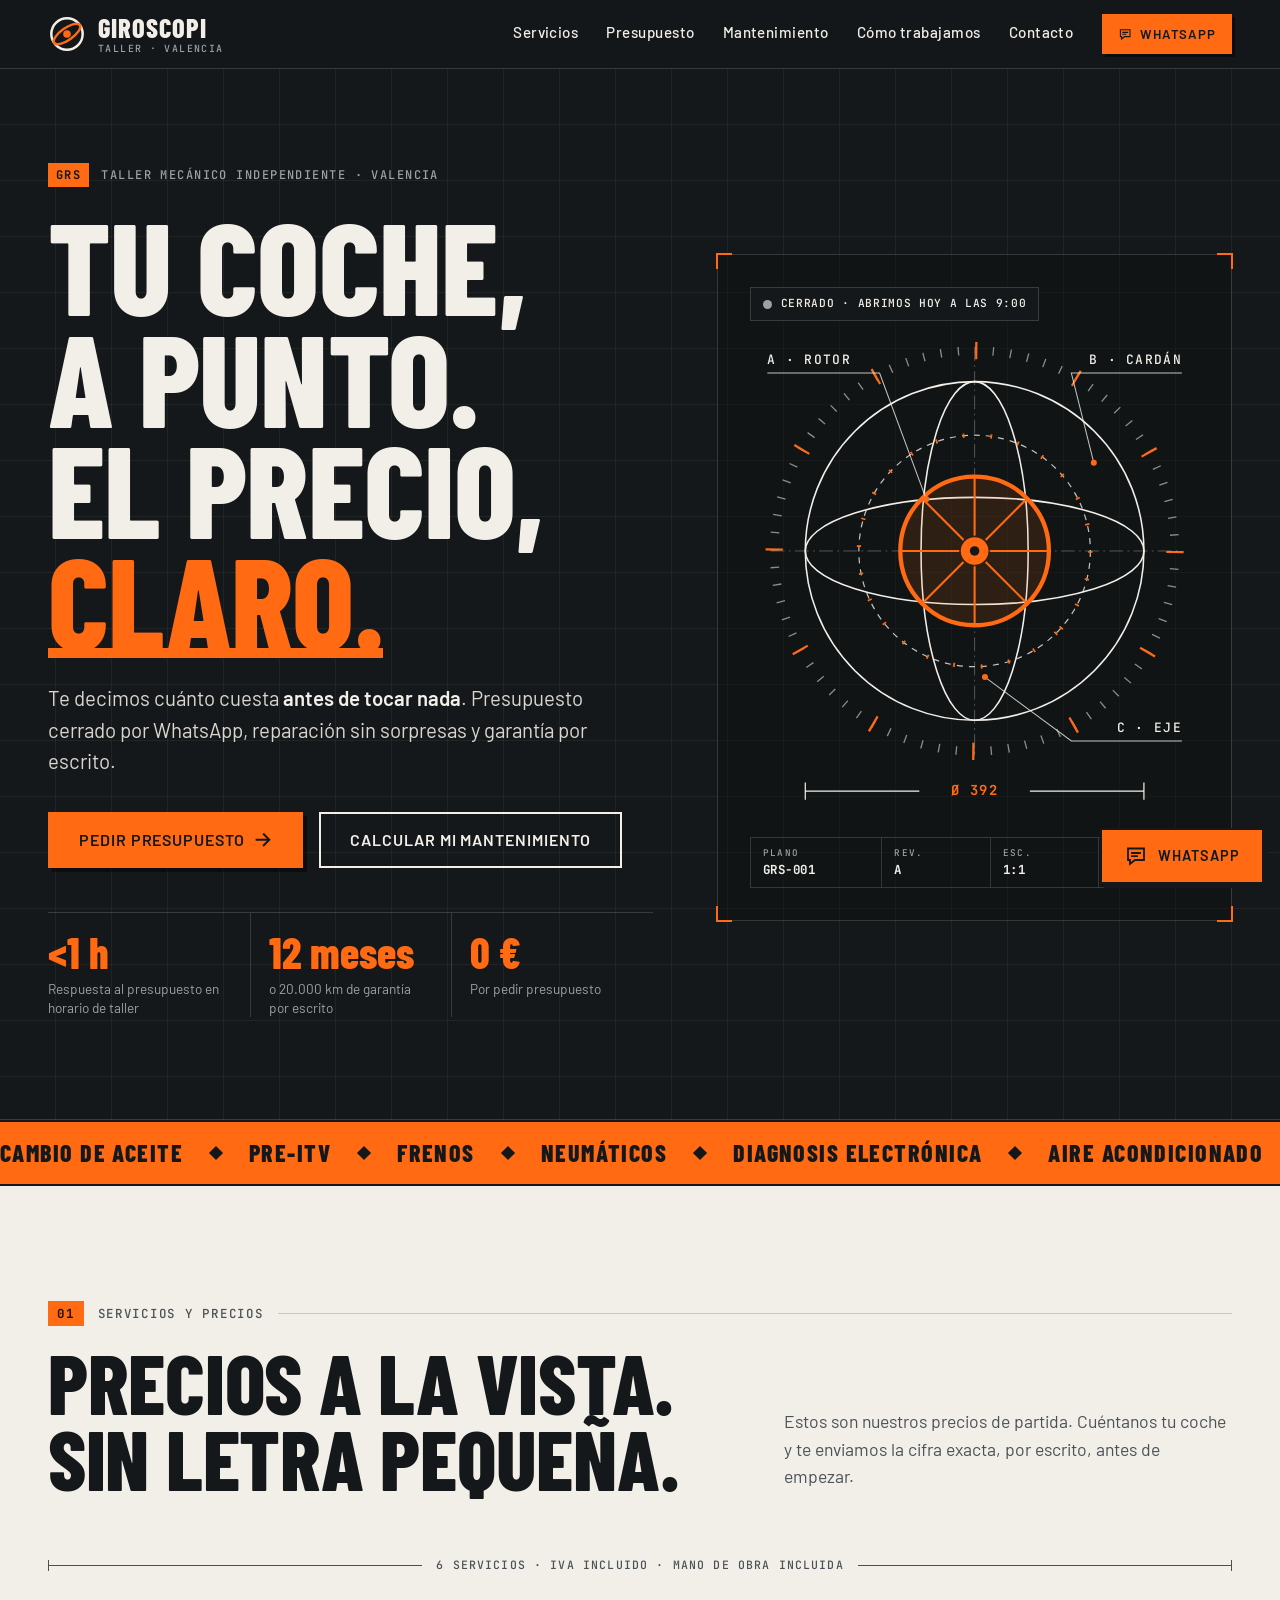
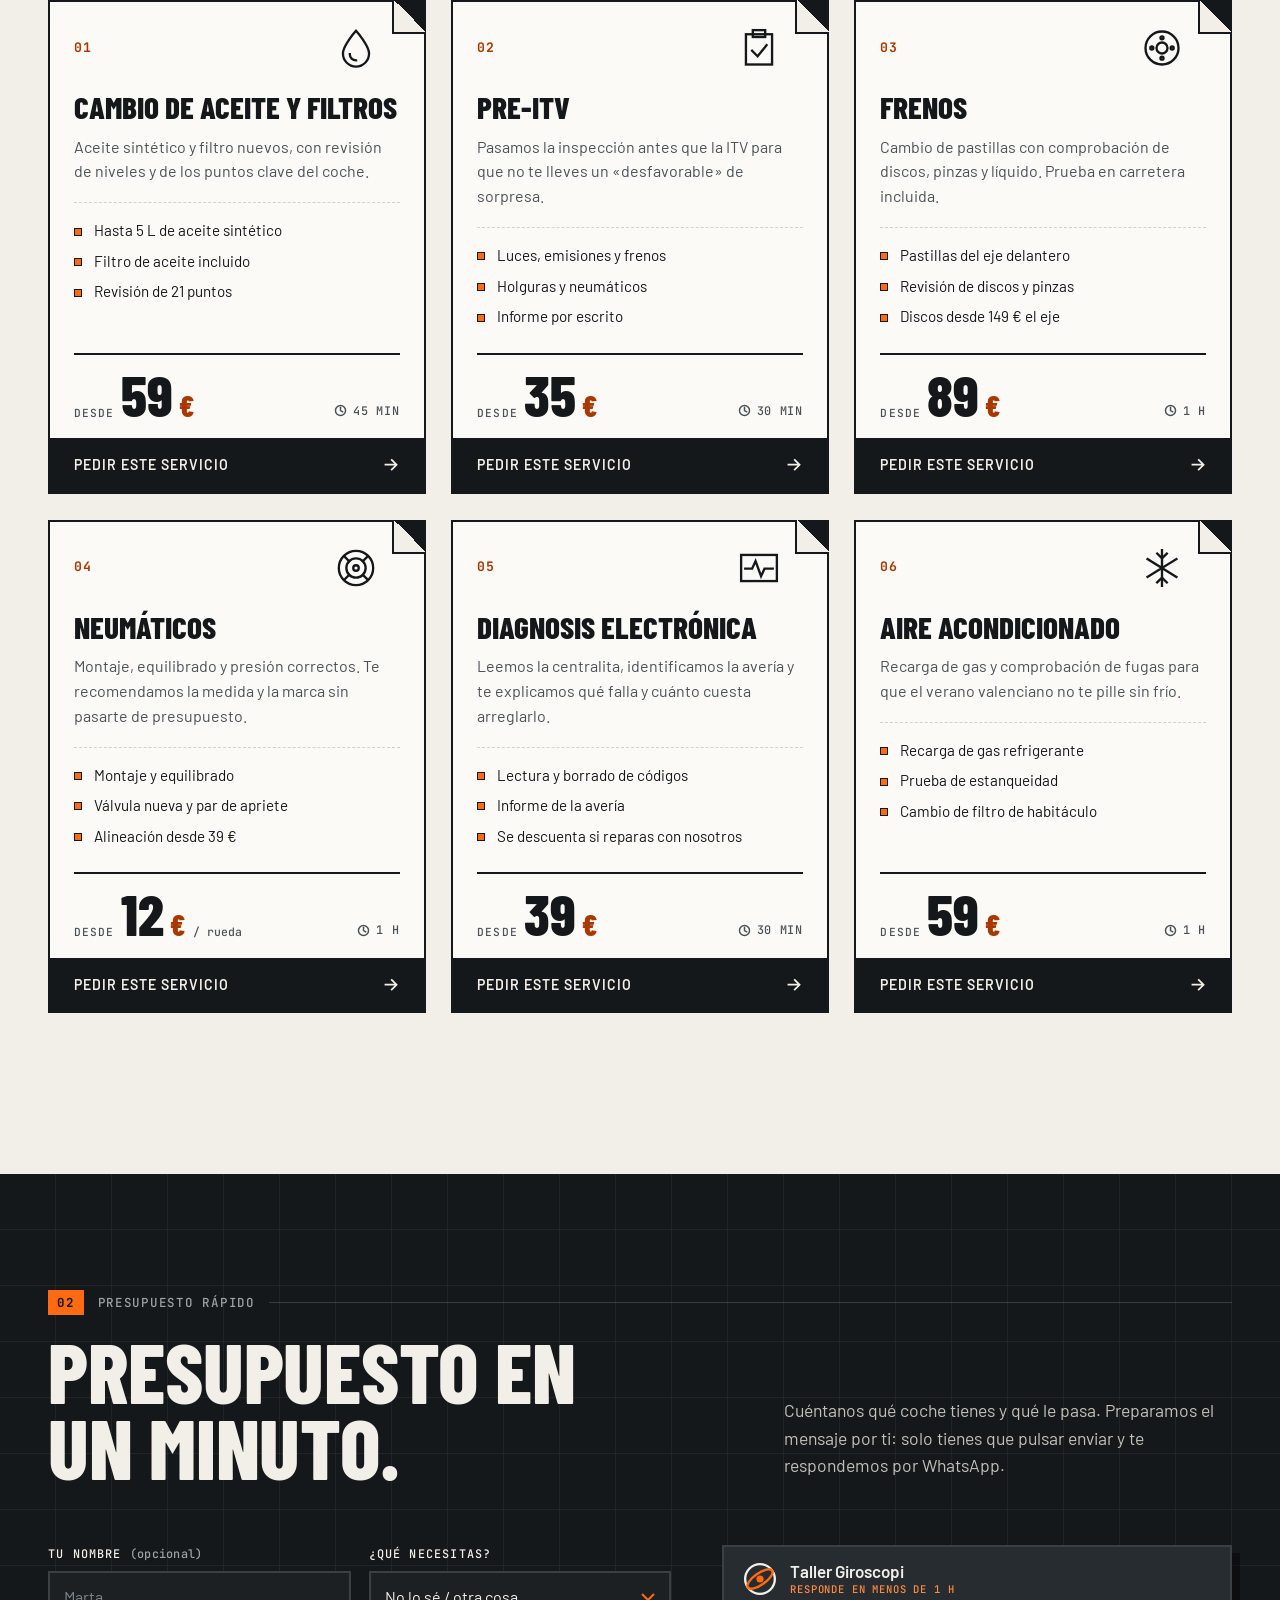
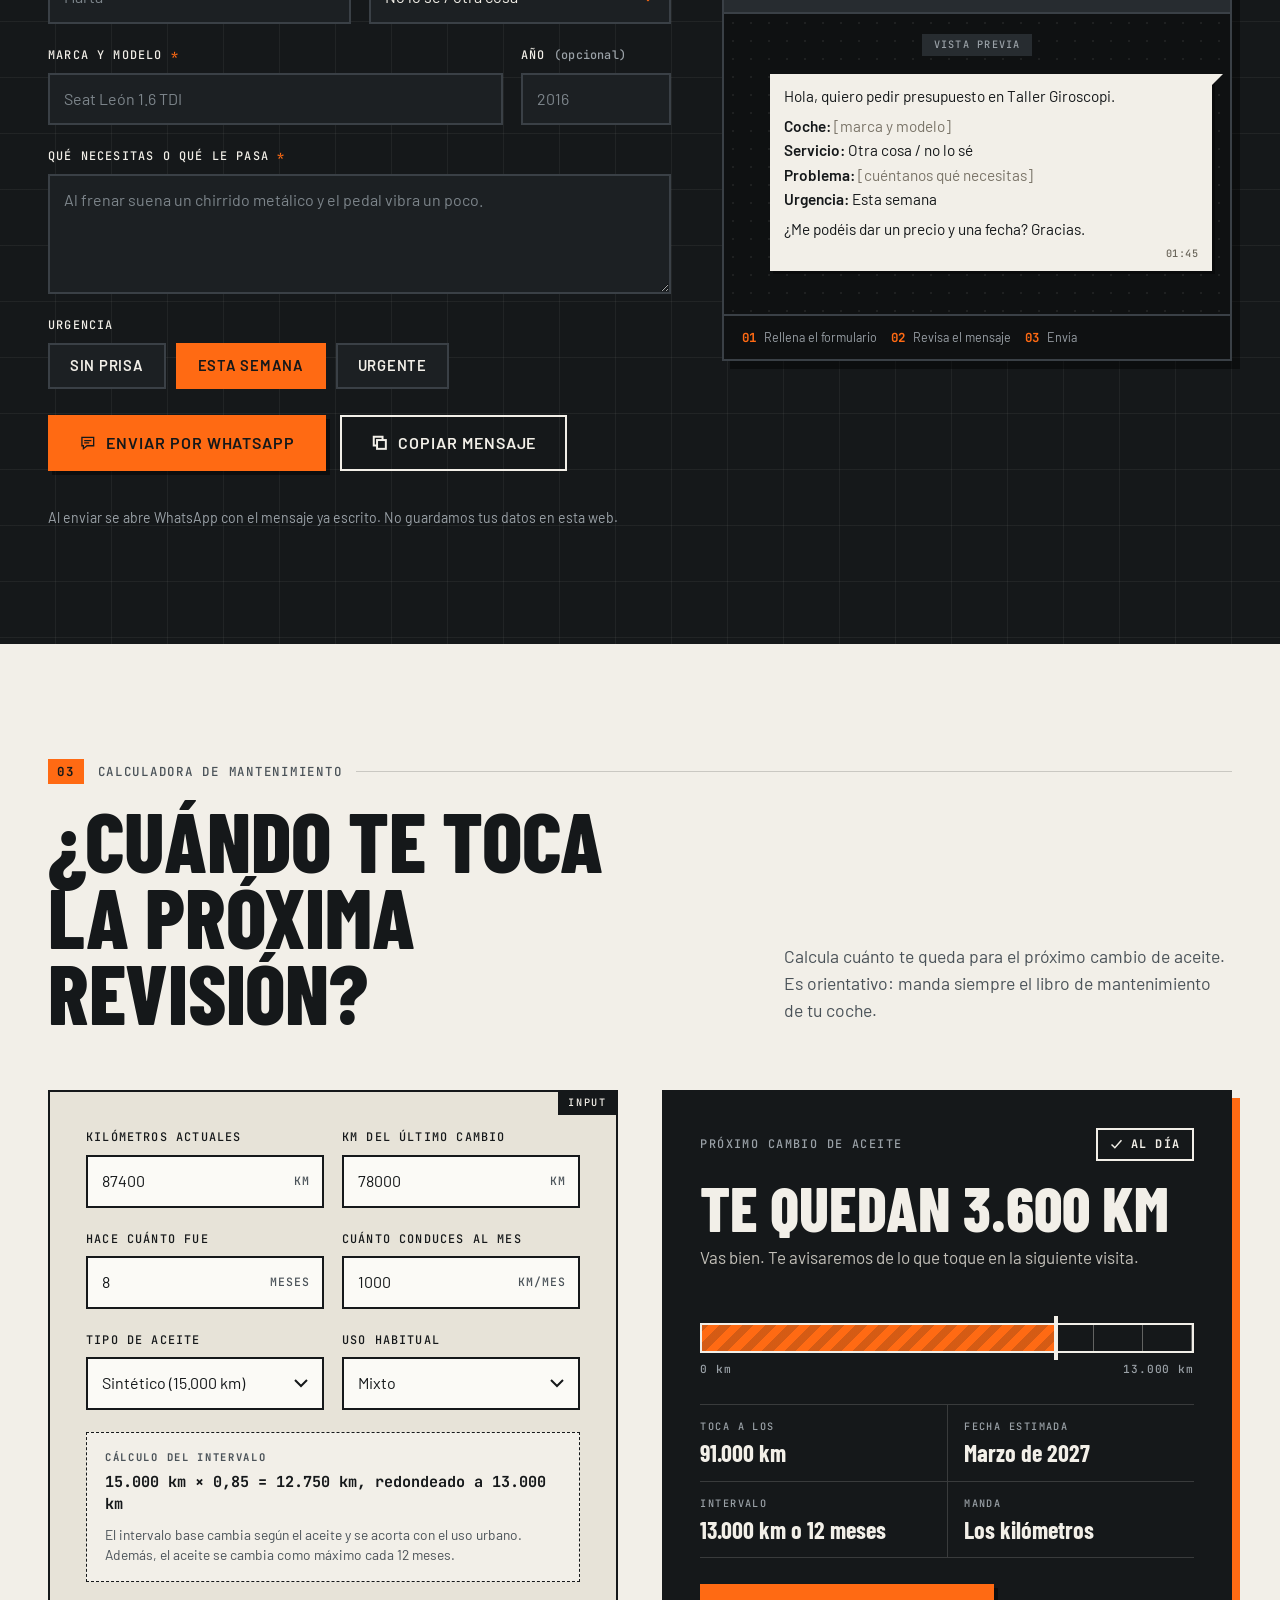
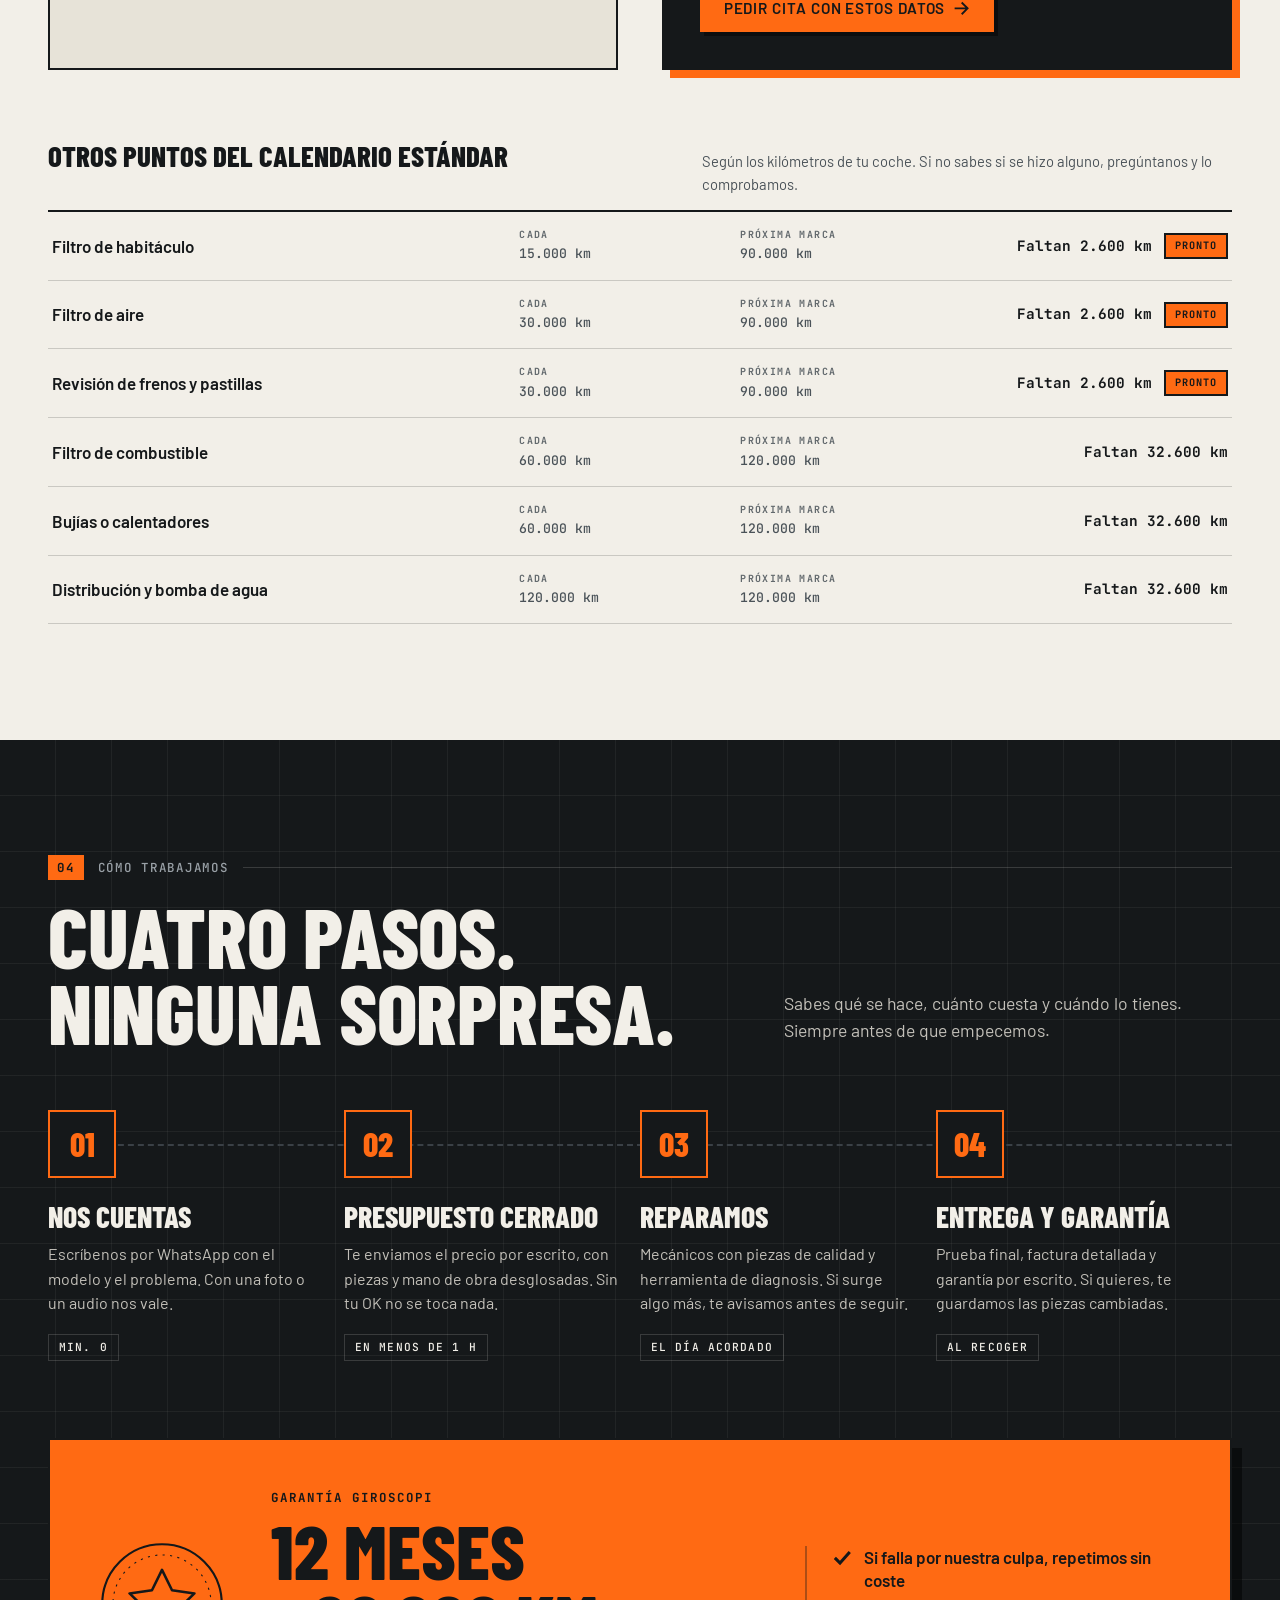
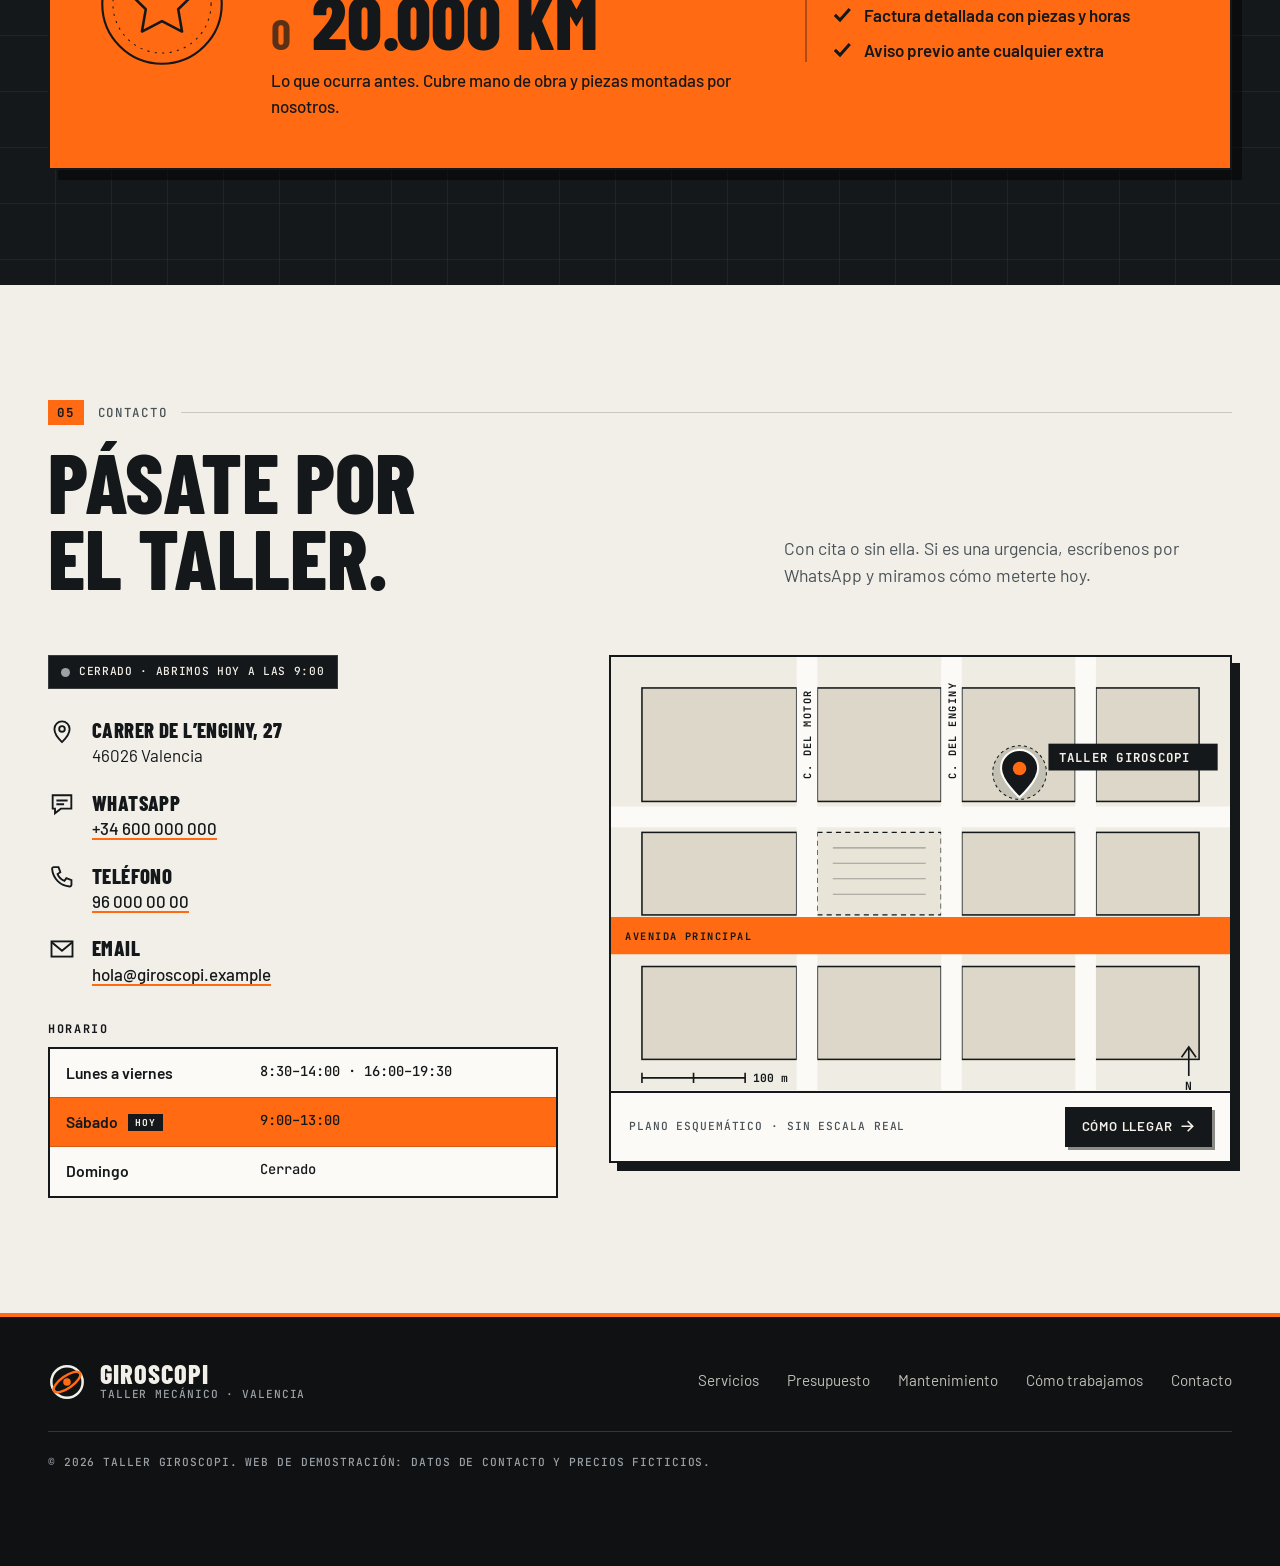
<file: demos/taller/index.html>
<!doctype html>
<html lang="es">
<head>
  <meta charset="utf-8">
  <meta name="viewport" content="width=device-width, initial-scale=1">
  <title>Taller Giroscopi · Mecánica en Valencia con precio claro</title>
  <meta name="description" content="Taller mecánico en Valencia: cambio de aceite, pre-ITV, frenos, neumáticos y diagnosis con precio orientativo. Presupuesto cerrado por WhatsApp y 12 meses de garantía.">
  <meta name="theme-color" content="#15181a">
  <meta property="og:title" content="Taller Giroscopi · Mecánica en Valencia con precio claro">
  <meta property="og:description" content="Presupuesto cerrado por WhatsApp antes de tocar nada. Precios a la vista y 12 meses de garantía.">
  <meta property="og:type" content="website">
  <meta property="og:locale" content="es_ES">
  <link rel="icon" href="data:image/svg+xml,%3Csvg xmlns='http://www.w3.org/2000/svg' viewBox='0 0 32 32'%3E%3Crect width='32' height='32' fill='%2315181a'/%3E%3Ccircle cx='16' cy='16' r='10' fill='none' stroke='%23f2efe8' stroke-width='2.4'/%3E%3Cellipse cx='16' cy='16' rx='10' ry='4' fill='none' stroke='%23ff6a13' stroke-width='2.4' transform='rotate(-35 16 16)'/%3E%3Ccircle cx='16' cy='16' r='2.6' fill='%23ff6a13'/%3E%3C/svg%3E">

  <link rel="preload" href="fonts/barlow-condensed-latin-800-normal.woff2" as="font" type="font/woff2" crossorigin>
  <link rel="preload" href="fonts/barlow-latin-400-normal.woff2" as="font" type="font/woff2" crossorigin>
  <link rel="stylesheet" href="style.css">
  <script>
    /* El contenido solo se oculta para animarlo si el navegador puede revelarlo después. */
    if ('IntersectionObserver' in window) document.documentElement.classList.add('js');
  </script>
  <script src="script.js" defer></script>
</head>

<!-- Número de WhatsApp: se cambia solo aquí (data-wa, formato internacional sin "+"). -->
<body data-wa="34600000000">

  <!-- Sprite de iconos -->
  <svg width="0" height="0" style="position:absolute" aria-hidden="true" focusable="false">
    <defs>
      <symbol id="logo" viewBox="0 0 40 40">
        <circle cx="20" cy="20" r="16.5" fill="none" stroke="currentColor" stroke-width="2.6"/>
        <ellipse cx="20" cy="20" rx="16.5" ry="6.4" fill="none" stroke="#ff6a13" stroke-width="2.6" transform="rotate(-35 20 20)"/>
        <circle cx="20" cy="20" r="4" fill="#ff6a13"/>
      </symbol>
      <symbol id="i-oil" viewBox="0 0 32 32"><path d="M16 3.5C16 3.5 6.5 14 6.5 20a9.5 9.5 0 0 0 19 0C25.5 14 16 3.5 16 3.5Z"/><path d="M11.5 20.5a4.5 4.5 0 0 0 4.5 4.5"/></symbol>
      <symbol id="i-itv" viewBox="0 0 32 32"><rect x="6.5" y="6" width="19" height="22"/><rect x="11.5" y="3" width="9" height="5"/><path d="M11 18l4 4 6.5-8"/></symbol>
      <symbol id="i-brake" viewBox="0 0 32 32"><circle cx="16" cy="16" r="12"/><circle cx="16" cy="16" r="4"/><circle cx="16" cy="8.6" r="1.1"/><circle cx="23.4" cy="16" r="1.1"/><circle cx="16" cy="23.4" r="1.1"/><circle cx="8.6" cy="16" r="1.1"/></symbol>
      <symbol id="i-tyre" viewBox="0 0 32 32"><circle cx="16" cy="16" r="12.5"/><circle cx="16" cy="16" r="7"/><circle cx="16" cy="16" r="2"/><path d="M21 11l3.5-3.5M11 11L7.5 7.5M21 21l3.5 3.5M11 21l-3.5 3.5"/></symbol>
      <symbol id="i-diag" viewBox="0 0 32 32"><rect x="3" y="6.5" width="26" height="19"/><path d="M6 16.5h5l2.5-5.5 4 11 2.5-5.5h6"/></symbol>
      <symbol id="i-ac" viewBox="0 0 32 32"><path d="M16 3v26M5.5 9.5l21 13M26.5 9.5l-21 13"/><path d="M12.5 5.5L16 9l3.5-3.5M12.5 26.5L16 23l3.5 3.5"/></symbol>
      <symbol id="i-clock" viewBox="0 0 16 16"><circle cx="8" cy="8" r="6.2"/><path d="M8 4.2V8l2.6 1.6"/></symbol>
      <symbol id="i-check" viewBox="0 0 16 16"><path d="M2.5 8.5l3.5 3.5 7.5-8.5"/></symbol>
      <symbol id="i-chat" viewBox="0 0 24 24"><path d="M4 4.5h16v11.5H11l-5 4v-4H4Z"/><path d="M8 9h8M8 12.2h5"/></symbol>
      <symbol id="i-pin" viewBox="0 0 24 24"><path d="M12 21.5s-6.5-6.2-6.5-11.2a6.5 6.5 0 0 1 13 0c0 5-6.5 11.2-6.5 11.2Z"/><circle cx="12" cy="10.2" r="2.4"/></symbol>
      <symbol id="i-phone" viewBox="0 0 24 24"><path d="M5 3.5h4l1.6 4.4-2.4 1.6a11 11 0 0 0 5.9 5.9l1.6-2.4 4.4 1.6v4a1.5 1.5 0 0 1-1.6 1.5C10.6 19.7 4.3 13.4 3.5 5.1A1.5 1.5 0 0 1 5 3.5Z"/></symbol>
      <symbol id="i-mail" viewBox="0 0 24 24"><rect x="3" y="5.5" width="18" height="13"/><path d="M3.5 6.5l8.5 7 8.5-7"/></symbol>
      <symbol id="i-copy" viewBox="0 0 16 16"><rect x="5.5" y="5.5" width="8" height="8"/><path d="M10.5 5.5v-3h-8v8h3"/></symbol>
      <symbol id="i-send" viewBox="0 0 16 16"><path d="M1.5 8h11M8 3l5 5-5 5"/></symbol>
      <symbol id="i-menu" viewBox="0 0 24 24"><path d="M3 7h18M3 12h18M3 17h18"/></symbol>
      <symbol id="i-close" viewBox="0 0 24 24"><path d="M5 5l14 14M19 5L5 19"/></symbol>
      <symbol id="i-seal" viewBox="0 0 120 120">
        <circle cx="60" cy="60" r="56" fill="none" stroke-width="2"/>
        <circle cx="60" cy="60" r="46" fill="none" stroke-width="1" stroke-dasharray="2 5"/>
        <path d="M60 28l9.4 19.1 21 3-15.2 14.8 3.6 20.9L60 76l-18.8 9.8 3.6-20.9L29.6 50.1l21-3Z" stroke-width="2.4" stroke-linejoin="round"/>
      </symbol>
    </defs>
  </svg>

  <a class="skip" href="#contenido">Saltar al contenido</a>

  <!-- ============ CABECERA ============ -->
  <header class="site-header on-dark">
    <div class="wrap bar">
      <a class="brand" href="#inicio" aria-label="Taller Giroscopi, inicio">
        <svg class="brand-mark" aria-hidden="true"><use href="#logo"/></svg>
        <span class="brand-txt">
          <span class="brand-name">Giroscopi</span>
          <span class="brand-sub">Taller · Valencia</span>
        </span>
      </a>

      <nav class="nav" id="nav" aria-label="Principal">
        <a href="#servicios">Servicios</a>
        <a href="#presupuesto">Presupuesto</a>
        <a href="#mantenimiento">Mantenimiento</a>
        <a href="#proceso">Cómo trabajamos</a>
        <a href="#contacto">Contacto</a>
        <a class="btn btn-primary btn-sm nav-cta" href="https://wa.me/34600000000" data-wa-link target="_blank" rel="noopener">
          <svg class="ico" aria-hidden="true"><use href="#i-chat"/></svg> WhatsApp
        </a>
      </nav>

      <button class="nav-toggle" type="button" aria-expanded="false" aria-controls="nav" aria-label="Abrir menú">
        <svg class="ico ico-menu" aria-hidden="true"><use href="#i-menu"/></svg>
        <svg class="ico ico-close" aria-hidden="true"><use href="#i-close"/></svg>
      </button>
    </div>
  </header>

  <main id="contenido">

    <!-- ============ HERO ============ -->
    <section class="hero on-dark grid-bg" id="inicio" aria-labelledby="h-hero">
      <div class="wrap hero-grid">
        <div class="hero-copy">
          <p class="eyebrow"><span class="eyebrow-n">GRS</span> Taller mecánico independiente · Valencia</p>
          <h1 id="h-hero" class="hero-title">
            <span class="l">Tu coche,</span>
            <span class="l">a punto.</span>
            <span class="l">El precio,</span>
            <span class="l l-or">claro.</span>
          </h1>
          <p class="lead">Te decimos cuánto cuesta <strong>antes de tocar nada</strong>. Presupuesto cerrado por WhatsApp, reparación sin sorpresas y garantía por escrito.</p>

          <div class="hero-cta">
            <a class="btn btn-primary btn-lg" href="#presupuesto">Pedir presupuesto
              <svg class="ico" aria-hidden="true"><use href="#i-send"/></svg></a>
            <a class="btn btn-ghost btn-lg" href="#mantenimiento">Calcular mi mantenimiento</a>
          </div>

          <ul class="stats" aria-label="Datos clave">
            <li><span class="stat-n">&lt;1 h</span><span class="stat-l">Respuesta al presupuesto en horario de taller</span></li>
            <li><span class="stat-n">12 meses</span><span class="stat-l">o 20.000 km de garantía por escrito</span></li>
            <li><span class="stat-n">0 €</span><span class="stat-l">Por pedir presupuesto</span></li>
          </ul>
        </div>

        <div class="hero-art" data-rv>
          <span class="corner tl"></span><span class="corner tr"></span><span class="corner bl"></span><span class="corner br"></span>
          <p class="open-chip" data-open-status role="status">
            <span class="dot" aria-hidden="true"></span><span data-open-text>Consultando horario…</span>
          </p>

          <svg class="gyro" viewBox="0 0 520 560" aria-hidden="true" focusable="false">
            <!-- escala graduada -->
            <circle class="g-ticks" cx="260" cy="250" r="232" stroke-width="10" stroke-dasharray="1.5 18.75"/>
            <circle class="g-ticks-major" cx="260" cy="250" r="232" stroke-width="20" stroke-dasharray="2.6 118.9"/>
            <!-- ejes -->
            <path class="g-axis" d="M260 14V486M24 250H496"/>
            <!-- cardán exterior -->
            <circle class="g-ring" cx="260" cy="250" r="196"/>
            <g class="spin spin-a">
              <ellipse class="g-ring" cx="260" cy="250" rx="196" ry="62"/>
              <ellipse class="g-ring" cx="260" cy="250" rx="62" ry="196"/>
            </g>
            <g class="spin spin-b">
              <circle class="g-ring g-dash" cx="260" cy="250" r="134"/>
              <circle class="g-ring-thin" cx="260" cy="250" r="134" transform="rotate(45 260 250)" stroke-dasharray="2 30"/>
            </g>
            <!-- rotor -->
            <circle class="g-rotor-fill" cx="260" cy="250" r="86"/>
            <circle class="g-rotor" cx="260" cy="250" r="86"/>
            <g class="spin spin-c">
              <path class="g-spoke" d="M260 164V232M260 268V336M174 250H242M278 250H346M199.2 189.2l48 48M272.8 262.8l48 48M320.8 189.2l-48 48M247.2 262.8l-48 48"/>
            </g>
            <circle cx="260" cy="250" r="16" fill="#ff6a13"/>
            <circle cx="260" cy="250" r="5.5" fill="#15181a"/>

            <!-- llamadas -->
            <path class="g-lead" d="M204 190L150 44H20"/>
            <circle cx="204" cy="190" r="3.5" fill="#ff6a13"/>
            <text class="g-txt" x="20" y="34">A · ROTOR</text>
            <path class="g-lead" d="M398 148L372 44H500"/>
            <circle cx="398" cy="148" r="3.5" fill="#ff6a13"/>
            <text class="g-txt" x="500" y="34" text-anchor="end">B · CARDÁN</text>
            <path class="g-lead" d="M272 396L372 470H500"/>
            <circle cx="272" cy="396" r="3.5" fill="#ff6a13"/>
            <text class="g-txt" x="500" y="460" text-anchor="end">C · EJE</text>

            <!-- cota inferior -->
            <path class="g-dim" d="M64 528H196M324 528H456M64 518v20M456 518v20"/>
            <text class="g-txt g-txt-b" x="260" y="533" text-anchor="middle">Ø 392</text>
          </svg>

          <dl class="titleblock">
            <div><dt>Plano</dt><dd>GRS-001</dd></div>
            <div><dt>Rev.</dt><dd>A</dd></div>
            <div><dt>Esc.</dt><dd>1:1</dd></div>
            <div><dt>Pieza</dt><dd>Giroscopio</dd></div>
          </dl>
        </div>
      </div>
    </section>

    <!-- cinta -->
    <div class="marquee on-light" aria-hidden="true">
      <div class="marquee-track">
        <ul>
          <li>Cambio de aceite</li><li>Pre-ITV</li><li>Frenos</li><li>Neumáticos</li><li>Diagnosis electrónica</li><li>Aire acondicionado</li><li>Presupuesto sin compromiso</li>
        </ul>
        <ul class="dup">
          <li>Cambio de aceite</li><li>Pre-ITV</li><li>Frenos</li><li>Neumáticos</li><li>Diagnosis electrónica</li><li>Aire acondicionado</li><li>Presupuesto sin compromiso</li>
        </ul>
      </div>
    </div>

    <!-- ============ SERVICIOS ============ -->
    <section class="sec on-light" id="servicios" aria-labelledby="h-serv">
      <div class="wrap">
        <header class="sec-head" data-rv>
          <p class="sec-tag"><span>01</span> Servicios y precios</p>
          <h2 id="h-serv">Precios a la vista.<br>Sin letra pequeña.</h2>
          <p class="sec-lead">Estos son nuestros precios de partida. Cuéntanos tu coche y te enviamos la cifra exacta, por escrito, antes de empezar.</p>
        </header>

        <div class="dim" data-rv><span>6 servicios · IVA incluido · mano de obra incluida</span></div>

        <div class="cards">
          <article class="card" data-rv>
            <div class="card-top"><span class="card-n">01</span><svg class="card-ico" aria-hidden="true"><use href="#i-oil"/></svg></div>
            <h3>Cambio de aceite y filtros</h3>
            <p class="card-d">Aceite sintético y filtro nuevos, con revisión de niveles y de los puntos clave del coche.</p>
            <ul class="card-l">
              <li>Hasta 5 L de aceite sintético</li>
              <li>Filtro de aceite incluido</li>
              <li>Revisión de 21 puntos</li>
            </ul>
            <div class="card-foot">
              <p class="price"><span class="from">desde</span><span class="amt">59</span><span class="cur">€</span></p>
              <p class="unit"><svg class="ico" aria-hidden="true"><use href="#i-clock"/></svg> 45 min</p>
            </div>
            <button class="card-btn" type="button" data-service="aceite">Pedir este servicio <svg class="ico" aria-hidden="true"><use href="#i-send"/></svg></button>
          </article>

          <article class="card" data-rv style="--d:.06s">
            <div class="card-top"><span class="card-n">02</span><svg class="card-ico" aria-hidden="true"><use href="#i-itv"/></svg></div>
            <h3>Pre-ITV</h3>
            <p class="card-d">Pasamos la inspección antes que la ITV para que no te lleves un «desfavorable» de sorpresa.</p>
            <ul class="card-l">
              <li>Luces, emisiones y frenos</li>
              <li>Holguras y neumáticos</li>
              <li>Informe por escrito</li>
            </ul>
            <div class="card-foot">
              <p class="price"><span class="from">desde</span><span class="amt">35</span><span class="cur">€</span></p>
              <p class="unit"><svg class="ico" aria-hidden="true"><use href="#i-clock"/></svg> 30 min</p>
            </div>
            <button class="card-btn" type="button" data-service="preitv">Pedir este servicio <svg class="ico" aria-hidden="true"><use href="#i-send"/></svg></button>
          </article>

          <article class="card" data-rv style="--d:.12s">
            <div class="card-top"><span class="card-n">03</span><svg class="card-ico" aria-hidden="true"><use href="#i-brake"/></svg></div>
            <h3>Frenos</h3>
            <p class="card-d">Cambio de pastillas con comprobación de discos, pinzas y líquido. Prueba en carretera incluida.</p>
            <ul class="card-l">
              <li>Pastillas del eje delantero</li>
              <li>Revisión de discos y pinzas</li>
              <li>Discos desde 149 € el eje</li>
            </ul>
            <div class="card-foot">
              <p class="price"><span class="from">desde</span><span class="amt">89</span><span class="cur">€</span></p>
              <p class="unit"><svg class="ico" aria-hidden="true"><use href="#i-clock"/></svg> 1 h</p>
            </div>
            <button class="card-btn" type="button" data-service="frenos">Pedir este servicio <svg class="ico" aria-hidden="true"><use href="#i-send"/></svg></button>
          </article>

          <article class="card" data-rv>
            <div class="card-top"><span class="card-n">04</span><svg class="card-ico" aria-hidden="true"><use href="#i-tyre"/></svg></div>
            <h3>Neumáticos</h3>
            <p class="card-d">Montaje, equilibrado y presión correctos. Te recomendamos la medida y la marca sin pasarte de presupuesto.</p>
            <ul class="card-l">
              <li>Montaje y equilibrado</li>
              <li>Válvula nueva y par de apriete</li>
              <li>Alineación desde 39 €</li>
            </ul>
            <div class="card-foot">
              <p class="price"><span class="from">desde</span><span class="amt">12</span><span class="cur">€</span><span class="per">/ rueda</span></p>
              <p class="unit"><svg class="ico" aria-hidden="true"><use href="#i-clock"/></svg> 1 h</p>
            </div>
            <button class="card-btn" type="button" data-service="neumaticos">Pedir este servicio <svg class="ico" aria-hidden="true"><use href="#i-send"/></svg></button>
          </article>

          <article class="card" data-rv style="--d:.06s">
            <div class="card-top"><span class="card-n">05</span><svg class="card-ico" aria-hidden="true"><use href="#i-diag"/></svg></div>
            <h3>Diagnosis electrónica</h3>
            <p class="card-d">Leemos la centralita, identificamos la avería y te explicamos qué falla y cuánto cuesta arreglarlo.</p>
            <ul class="card-l">
              <li>Lectura y borrado de códigos</li>
              <li>Informe de la avería</li>
              <li>Se descuenta si reparas con nosotros</li>
            </ul>
            <div class="card-foot">
              <p class="price"><span class="from">desde</span><span class="amt">39</span><span class="cur">€</span></p>
              <p class="unit"><svg class="ico" aria-hidden="true"><use href="#i-clock"/></svg> 30 min</p>
            </div>
            <button class="card-btn" type="button" data-service="diagnosis">Pedir este servicio <svg class="ico" aria-hidden="true"><use href="#i-send"/></svg></button>
          </article>

          <article class="card" data-rv style="--d:.12s">
            <div class="card-top"><span class="card-n">06</span><svg class="card-ico" aria-hidden="true"><use href="#i-ac"/></svg></div>
            <h3>Aire acondicionado</h3>
            <p class="card-d">Recarga de gas y comprobación de fugas para que el verano valenciano no te pille sin frío.</p>
            <ul class="card-l">
              <li>Recarga de gas refrigerante</li>
              <li>Prueba de estanqueidad</li>
              <li>Cambio de filtro de habitáculo</li>
            </ul>
            <div class="card-foot">
              <p class="price"><span class="from">desde</span><span class="amt">59</span><span class="cur">€</span></p>
              <p class="unit"><svg class="ico" aria-hidden="true"><use href="#i-clock"/></svg> 1 h</p>
            </div>
            <button class="card-btn" type="button" data-service="ac">Pedir este servicio <svg class="ico" aria-hidden="true"><use href="#i-send"/></svg></button>
          </article>
        </div>

        <p class="fine" data-rv>Precios orientativos. Pueden variar según modelo, motor y piezas. El importe final se te da por escrito y no cambia sin tu permiso.</p>
      </div>
    </section>

    <!-- ============ PRESUPUESTO ============ -->
    <section class="sec on-dark grid-bg" id="presupuesto" aria-labelledby="h-pres">
      <div class="wrap">
        <header class="sec-head" data-rv>
          <p class="sec-tag"><span>02</span> Presupuesto rápido</p>
          <h2 id="h-pres">Presupuesto en<br>un minuto.</h2>
          <p class="sec-lead">Cuéntanos qué coche tienes y qué le pasa. Preparamos el mensaje por ti: solo tienes que pulsar enviar y te respondemos por WhatsApp.</p>
        </header>

        <div class="quote-grid">
          <form class="form" id="quote-form" novalidate data-rv>
            <div class="field-row">
              <div class="field">
                <label for="q-nombre">Tu nombre <small>(opcional)</small></label>
                <input id="q-nombre" name="nombre" type="text" autocomplete="given-name" maxlength="40" placeholder="Marta">
              </div>
              <div class="field">
                <label for="q-servicio">¿Qué necesitas?</label>
                <select id="q-servicio" name="servicio">
                  <option value="otro">No lo sé / otra cosa</option>
                  <option value="aceite">Cambio de aceite y filtros</option>
                  <option value="preitv">Pre-ITV</option>
                  <option value="frenos">Frenos</option>
                  <option value="neumaticos">Neumáticos</option>
                  <option value="diagnosis">Diagnosis electrónica</option>
                  <option value="ac">Aire acondicionado</option>
                </select>
              </div>
            </div>

            <div class="field-row field-row-car">
              <div class="field">
                <label for="q-coche">Marca y modelo <span class="req" aria-hidden="true">*</span></label>
                <input id="q-coche" name="coche" type="text" maxlength="60" placeholder="Seat León 1.6 TDI" required aria-describedby="q-coche-err" autocomplete="off">
                <p class="err" id="q-coche-err" role="alert"></p>
              </div>
              <div class="field">
                <label for="q-anio">Año <small>(opcional)</small></label>
                <input id="q-anio" name="anio" type="number" inputmode="numeric" min="1980" step="1" placeholder="2016" aria-describedby="q-anio-err">
                <p class="err" id="q-anio-err" role="alert"></p>
              </div>
            </div>

            <div class="field">
              <label for="q-problema">Qué necesitas o qué le pasa <span class="req" aria-hidden="true">*</span></label>
              <textarea id="q-problema" name="problema" rows="4" maxlength="400" placeholder="Al frenar suena un chirrido metálico y el pedal vibra un poco." required aria-describedby="q-problema-err"></textarea>
              <p class="err" id="q-problema-err" role="alert"></p>
            </div>

            <fieldset class="field chips">
              <legend>Urgencia</legend>
              <div class="chip-row">
                <span class="chip"><input type="radio" id="u1" name="urgencia" value="Sin prisa"><label for="u1">Sin prisa</label></span>
                <span class="chip"><input type="radio" id="u2" name="urgencia" value="Esta semana" checked><label for="u2">Esta semana</label></span>
                <span class="chip"><input type="radio" id="u3" name="urgencia" value="Urgente, lo antes posible"><label for="u3">Urgente</label></span>
              </div>
            </fieldset>

            <div class="form-actions">
              <button class="btn btn-primary btn-lg" type="submit">
                <svg class="ico" aria-hidden="true"><use href="#i-chat"/></svg> Enviar por WhatsApp
              </button>
              <button class="btn btn-ghost btn-lg" type="button" id="copy-btn">
                <svg class="ico" aria-hidden="true"><use href="#i-copy"/></svg> <span id="copy-label">Copiar mensaje</span>
              </button>
            </div>
            <p class="fine fine-dark" id="form-status" role="status">Al enviar se abre WhatsApp con el mensaje ya escrito. No guardamos tus datos en esta web.</p>
            <noscript><p class="fine fine-dark">Esta función necesita JavaScript. Escríbenos directamente por <a href="https://wa.me/34600000000">WhatsApp</a>.</p></noscript>
          </form>

          <aside class="phone" aria-label="Vista previa del mensaje" data-rv style="--d:.1s">
            <div class="phone-bar">
              <svg class="brand-mark" aria-hidden="true"><use href="#logo"/></svg>
              <div>
                <p class="phone-name">Taller Giroscopi</p>
                <p class="phone-st">Responde en menos de 1 h</p>
              </div>
            </div>
            <div class="phone-body">
              <p class="phone-day">Vista previa</p>
              <div class="bubble" id="preview" aria-live="polite"></div>
            </div>
            <p class="phone-hint"><span class="num">01</span> Rellena el formulario <span class="num">02</span> Revisa el mensaje <span class="num">03</span> Envía</p>
          </aside>
        </div>
      </div>
    </section>

    <!-- ============ MANTENIMIENTO ============ -->
    <section class="sec on-light" id="mantenimiento" aria-labelledby="h-mant">
      <div class="wrap">
        <header class="sec-head" data-rv>
          <p class="sec-tag"><span>03</span> Calculadora de mantenimiento</p>
          <h2 id="h-mant">¿Cuándo te toca<br>la próxima revisión?</h2>
          <p class="sec-lead">Calcula cuánto te queda para el próximo cambio de aceite. Es orientativo: manda siempre el libro de mantenimiento de tu coche.</p>
        </header>

        <div class="calc">
          <form class="calc-form" id="calc-form" novalidate data-rv>
            <div class="field-row">
              <div class="field">
                <label for="c-km">Kilómetros actuales</label>
                <div class="input-u"><input id="c-km" type="number" inputmode="numeric" min="0" max="600000" step="100" value="87400" aria-describedby="c-km-err"><span aria-hidden="true">km</span></div>
                <p class="err" id="c-km-err" role="alert"></p>
              </div>
              <div class="field">
                <label for="c-last">Km del último cambio</label>
                <div class="input-u"><input id="c-last" type="number" inputmode="numeric" min="0" max="600000" step="100" value="78000" aria-describedby="c-last-err"><span aria-hidden="true">km</span></div>
                <p class="err" id="c-last-err" role="alert"></p>
              </div>
            </div>

            <div class="field-row">
              <div class="field">
                <label for="c-meses">Hace cuánto fue</label>
                <div class="input-u"><input id="c-meses" type="number" inputmode="numeric" min="0" max="60" step="1" value="8" aria-describedby="c-meses-err"><span aria-hidden="true">meses</span></div>
                <p class="err" id="c-meses-err" role="alert"></p>
              </div>
              <div class="field">
                <label for="c-kmmes">Cuánto conduces al mes</label>
                <div class="input-u"><input id="c-kmmes" type="number" inputmode="numeric" min="100" max="8000" step="50" value="1000" aria-describedby="c-kmmes-err"><span aria-hidden="true">km/mes</span></div>
                <p class="err" id="c-kmmes-err" role="alert"></p>
              </div>
            </div>

            <div class="field-row">
              <div class="field">
                <label for="c-aceite">Tipo de aceite</label>
                <select id="c-aceite">
                  <option value="15000">Sintético (15.000 km)</option>
                  <option value="10000">Semisintético o no lo sé (10.000 km)</option>
                </select>
              </div>
              <div class="field">
                <label for="c-uso">Uso habitual</label>
                <select id="c-uso">
                  <option value="1">Mayormente carretera</option>
                  <option value="0.85" selected>Mixto</option>
                  <option value="0.7">Ciudad y trayectos cortos</option>
                </select>
              </div>
            </div>
            <div class="formula">
              <p class="formula-tag">Cálculo del intervalo</p>
              <p class="formula-v" id="r-formula">—</p>
              <p class="formula-n">El intervalo base cambia según el aceite y se acorta con el uso urbano. Además, el aceite se cambia como máximo cada 12 meses.</p>
            </div>
          </form>

          <div class="instr on-dark" aria-live="polite" data-rv style="--d:.1s">
            <div class="instr-head">
              <p class="instr-tag">Próximo cambio de aceite</p>
              <p class="chip-status" id="r-chip" data-state="ok"><svg class="ico" aria-hidden="true"><use href="#i-check"/></svg><span id="r-chip-t">Al día</span></p>
            </div>

            <p class="instr-big" id="r-big">—</p>
            <p class="instr-sub" id="r-sub">Completa los datos para ver el resultado.</p>

            <div class="gauge" aria-hidden="true">
              <div class="gauge-track"><div class="gauge-fill" id="r-fill"></div></div>
              <div class="gauge-scale"><span>0 km</span><span id="r-int">—</span></div>
            </div>

            <dl class="instr-data">
              <div><dt>Toca a los</dt><dd id="r-next">—</dd></div>
              <div><dt>Fecha estimada</dt><dd id="r-date">—</dd></div>
              <div><dt>Intervalo</dt><dd id="r-interval">—</dd></div>
              <div><dt>Manda</dt><dd id="r-limit">—</dd></div>
            </dl>

            <button class="btn btn-primary" type="button" id="calc-to-quote">
              Pedir cita con estos datos <svg class="ico" aria-hidden="true"><use href="#i-send"/></svg>
            </button>
          </div>
        </div>

        <div class="sched" data-rv>
          <div class="sched-head">
            <h3>Otros puntos del calendario estándar</h3>
            <p>Según los kilómetros de tu coche. Si no sabes si se hizo alguno, pregúntanos y lo comprobamos.</p>
          </div>
          <ul class="sched-list" id="sched-list"></ul>
        </div>
      </div>
    </section>

    <!-- ============ PROCESO + GARANTÍA ============ -->
    <section class="sec on-dark grid-bg" id="proceso" aria-labelledby="h-proc">
      <div class="wrap">
        <header class="sec-head" data-rv>
          <p class="sec-tag"><span>04</span> Cómo trabajamos</p>
          <h2 id="h-proc">Cuatro pasos.<br>Ninguna sorpresa.</h2>
          <p class="sec-lead">Sabes qué se hace, cuánto cuesta y cuándo lo tienes. Siempre antes de que empecemos.</p>
        </header>

        <ol class="steps">
          <li data-rv>
            <span class="step-n">01</span>
            <h3>Nos cuentas</h3>
            <p>Escríbenos por WhatsApp con el modelo y el problema. Con una foto o un audio nos vale.</p>
            <span class="step-t">Min. 0</span>
          </li>
          <li data-rv style="--d:.08s">
            <span class="step-n">02</span>
            <h3>Presupuesto cerrado</h3>
            <p>Te enviamos el precio por escrito, con piezas y mano de obra desglosadas. Sin tu OK no se toca nada.</p>
            <span class="step-t">En menos de 1 h</span>
          </li>
          <li data-rv style="--d:.16s">
            <span class="step-n">03</span>
            <h3>Reparamos</h3>
            <p>Mecánicos con piezas de calidad y herramienta de diagnosis. Si surge algo más, te avisamos antes de seguir.</p>
            <span class="step-t">El día acordado</span>
          </li>
          <li data-rv style="--d:.24s">
            <span class="step-n">04</span>
            <h3>Entrega y garantía</h3>
            <p>Prueba final, factura detallada y garantía por escrito. Si quieres, te guardamos las piezas cambiadas.</p>
            <span class="step-t">Al recoger</span>
          </li>
        </ol>

        <div class="warranty" data-rv>
          <svg class="seal" aria-hidden="true"><use href="#i-seal"/></svg>
          <div class="warranty-main">
            <p class="warranty-tag">Garantía Giroscopi</p>
            <p class="warranty-big"><span>12 meses</span><span><i>o</i> 20.000 km</span></p>
            <p class="warranty-sub">Lo que ocurra antes. Cubre mano de obra y piezas montadas por nosotros.</p>
          </div>
          <ul class="warranty-list">
            <li><svg class="ico" aria-hidden="true"><use href="#i-check"/></svg> Si falla por nuestra culpa, repetimos sin coste</li>
            <li><svg class="ico" aria-hidden="true"><use href="#i-check"/></svg> Factura detallada con piezas y horas</li>
            <li><svg class="ico" aria-hidden="true"><use href="#i-check"/></svg> Aviso previo ante cualquier extra</li>
          </ul>
        </div>
      </div>
    </section>

    <!-- ============ CONTACTO ============ -->
    <section class="sec on-light" id="contacto" aria-labelledby="h-cont">
      <div class="wrap">
        <header class="sec-head" data-rv>
          <p class="sec-tag"><span>05</span> Contacto</p>
          <h2 id="h-cont">Pásate por<br>el taller.</h2>
          <p class="sec-lead">Con cita o sin ella. Si es una urgencia, escríbenos por WhatsApp y miramos cómo meterte hoy.</p>
        </header>

        <div class="contact-grid">
          <div class="contact-info" data-rv>
            <p class="open-chip open-chip-l" data-open-status role="status">
              <span class="dot" aria-hidden="true"></span><span data-open-text>Consultando horario…</span>
            </p>

            <ul class="contact-list">
              <li><svg class="ico-l" aria-hidden="true"><use href="#i-pin"/></svg>
                <span><strong>Carrer de l’Enginy, 27</strong><br>46026 Valencia</span></li>
              <li><svg class="ico-l" aria-hidden="true"><use href="#i-chat"/></svg>
                <span><strong>WhatsApp</strong><br><a href="https://wa.me/34600000000" data-wa-link target="_blank" rel="noopener">+34 600 000 000</a></span></li>
              <li><svg class="ico-l" aria-hidden="true"><use href="#i-phone"/></svg>
                <span><strong>Teléfono</strong><br><a href="tel:+34960000000">96 000 00 00</a></span></li>
              <li><svg class="ico-l" aria-hidden="true"><use href="#i-mail"/></svg>
                <span><strong>Email</strong><br><a href="mailto:hola@giroscopi.example">hola@giroscopi.example</a></span></li>
            </ul>

            <table class="hours">
              <caption>Horario</caption>
              <tbody>
                <tr data-days="1,2,3,4,5"><th scope="row">Lunes a viernes</th><td>8:30–14:00 · 16:00–19:30</td></tr>
                <tr data-days="6"><th scope="row">Sábado</th><td>9:00–13:00</td></tr>
                <tr data-days="0"><th scope="row">Domingo</th><td>Cerrado</td></tr>
              </tbody>
            </table>
          </div>

          <figure class="plan" data-rv style="--d:.1s">
            <svg viewBox="0 0 600 420" role="img" aria-label="Plano esquemático: el taller está en una calle del barrio, junto a una avenida principal">
              <rect class="p-bg" width="600" height="420"/>
              <g class="p-blocks">
                <rect x="30" y="30" width="150" height="110"/><rect x="200" y="30" width="120" height="110"/><rect x="340" y="30" width="110" height="110"/><rect x="470" y="30" width="100" height="110"/>
                <rect x="30" y="170" width="150" height="80"/><rect x="340" y="170" width="110" height="80"/><rect x="470" y="170" width="100" height="80"/>
                <rect x="30" y="300" width="150" height="90"/><rect x="200" y="300" width="120" height="90"/><rect x="340" y="300" width="230" height="90"/>
              </g>
              <g class="p-park"><rect x="200" y="170" width="120" height="80"/><path d="M215 185h90M215 200h90M215 215h90M215 230h90"/></g>
              <g class="p-roads">
                <path d="M0 155H600"/><path d="M190 0V420M330 0V420M460 0V420"/><path d="M0 270H600" class="main"/>
              </g>
              <text class="p-st" transform="translate(194 118) rotate(-90)">C. DEL MOTOR</text>
              <text class="p-st" transform="translate(334 118) rotate(-90)">C. DEL ENGINY</text>
              <text class="p-st" x="14" y="274">AVENIDA PRINCIPAL</text>
              <g class="p-pin" transform="translate(396 122)">
                <circle r="26" class="pulse"/>
                <path d="M0 14C0 14 -18 -2 -18 -14a18 18 0 0 1 36 0C18 -2 0 14 0 14Z"/>
                <circle cy="-14" r="6.5"/>
              </g>
              <g class="p-tag"><rect x="424" y="84" width="164" height="26"/><text x="434" y="101.5">TALLER GIROSCOPI</text></g>
              <g class="p-scale" transform="translate(30 408)"><path d="M0 0H100M0 -5V5M50 -5V5M100 -5V5"/><text x="108" y="4">100 m</text></g>
              <g class="p-north" transform="translate(560 392)"><path d="M0 14V-14M-7 -4L0 -14L7 -4"/><text x="0" y="28" text-anchor="middle">N</text></g>
            </svg>
            <figcaption>
              <span>Plano esquemático · sin escala real</span>
              <a class="btn btn-dark btn-sm" href="https://www.google.com/maps/search/?api=1&amp;query=Carrer%20de%20l%27Enginy%2027%2C%2046026%20Valencia" target="_blank" rel="noopener">Cómo llegar <svg class="ico" aria-hidden="true"><use href="#i-send"/></svg></a>
            </figcaption>
          </figure>
        </div>
      </div>
    </section>
  </main>

  <!-- ============ PIE ============ -->
  <footer class="site-footer on-dark">
    <div class="wrap foot">
      <div class="foot-brand">
        <svg class="brand-mark" aria-hidden="true"><use href="#logo"/></svg>
        <div>
          <p class="brand-name">Giroscopi</p>
          <p class="foot-small">Taller mecánico · Valencia</p>
        </div>
      </div>
      <nav class="foot-nav" aria-label="Pie">
        <a href="#servicios">Servicios</a><a href="#presupuesto">Presupuesto</a><a href="#mantenimiento">Mantenimiento</a><a href="#proceso">Cómo trabajamos</a><a href="#contacto">Contacto</a>
      </nav>
      <p class="foot-small foot-legal">© 2026 Taller Giroscopi. Web de demostración: datos de contacto y precios ficticios.</p>
    </div>
  </footer>

  <a class="fab" href="https://wa.me/34600000000" data-wa-link target="_blank" rel="noopener" aria-label="Escribir por WhatsApp">
    <svg class="ico" aria-hidden="true"><use href="#i-chat"/></svg><span>WhatsApp</span>
  </a>
</body>
</html>
</file>
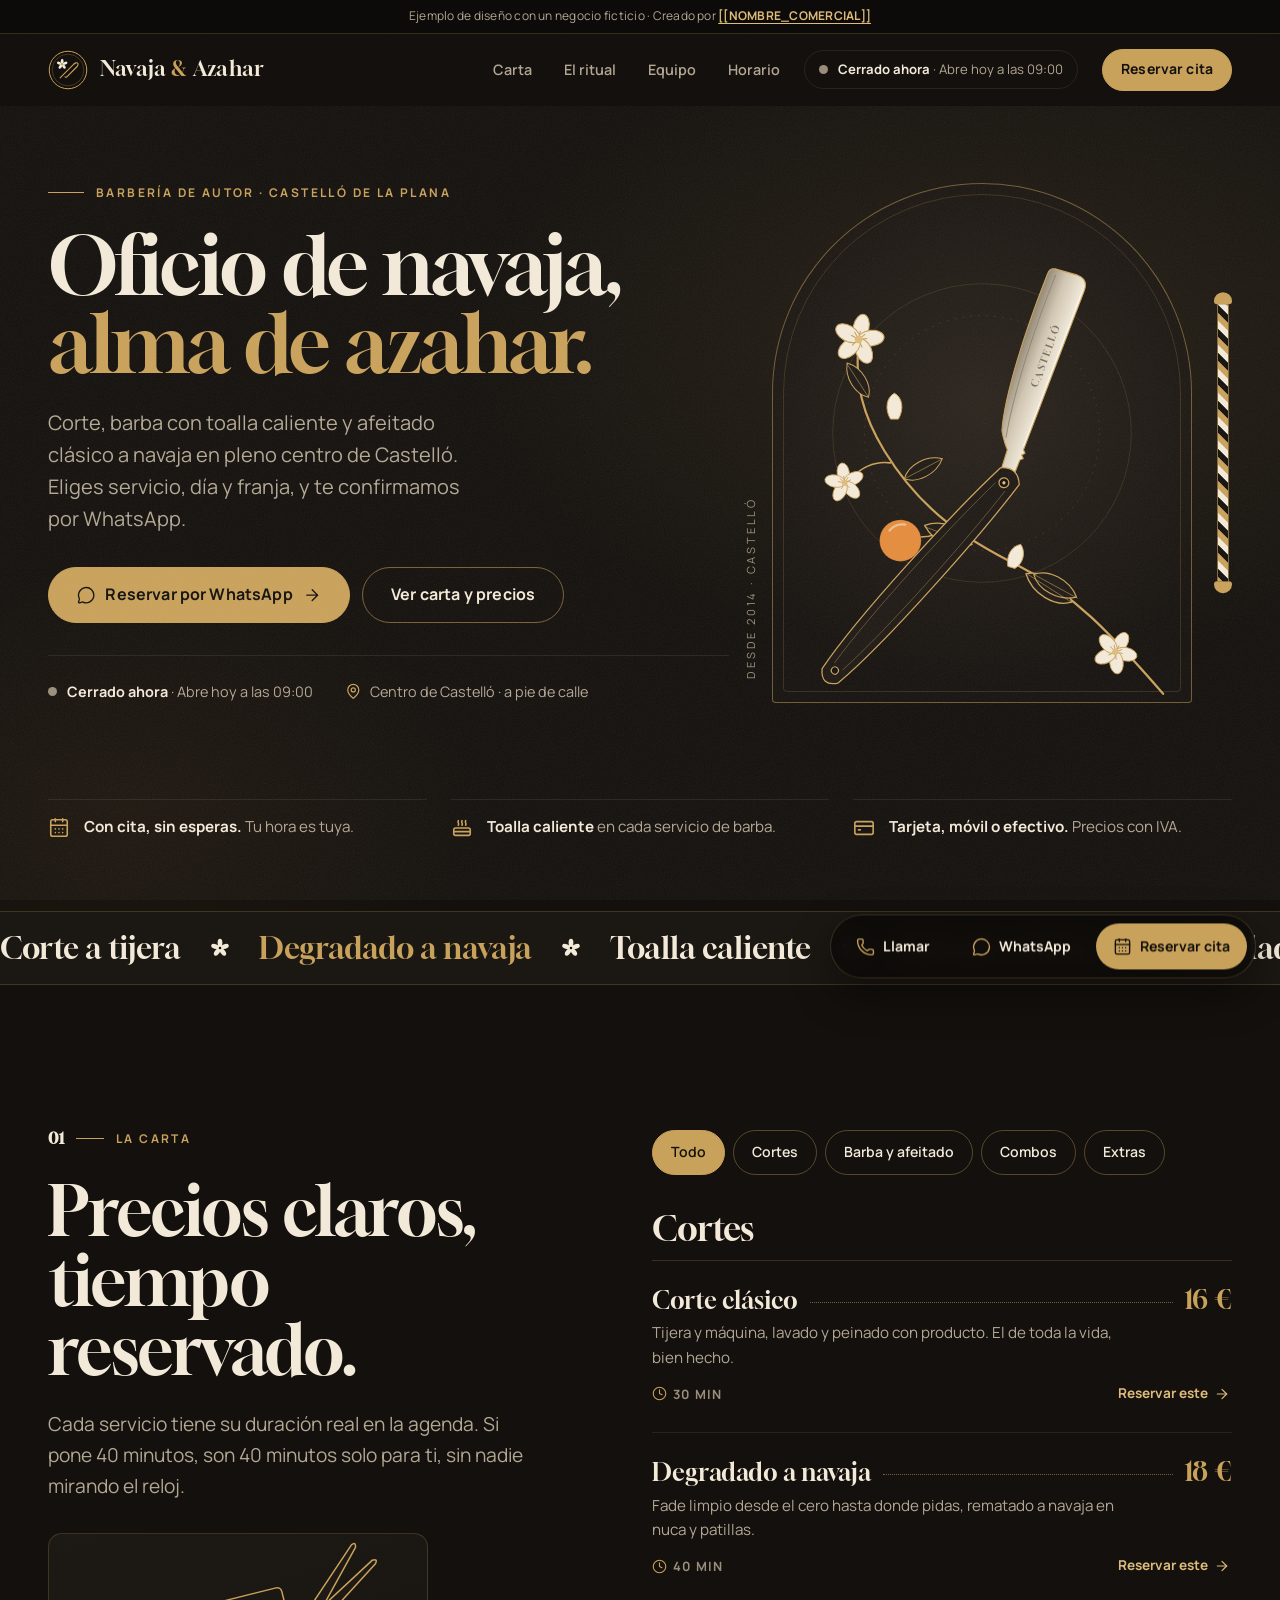
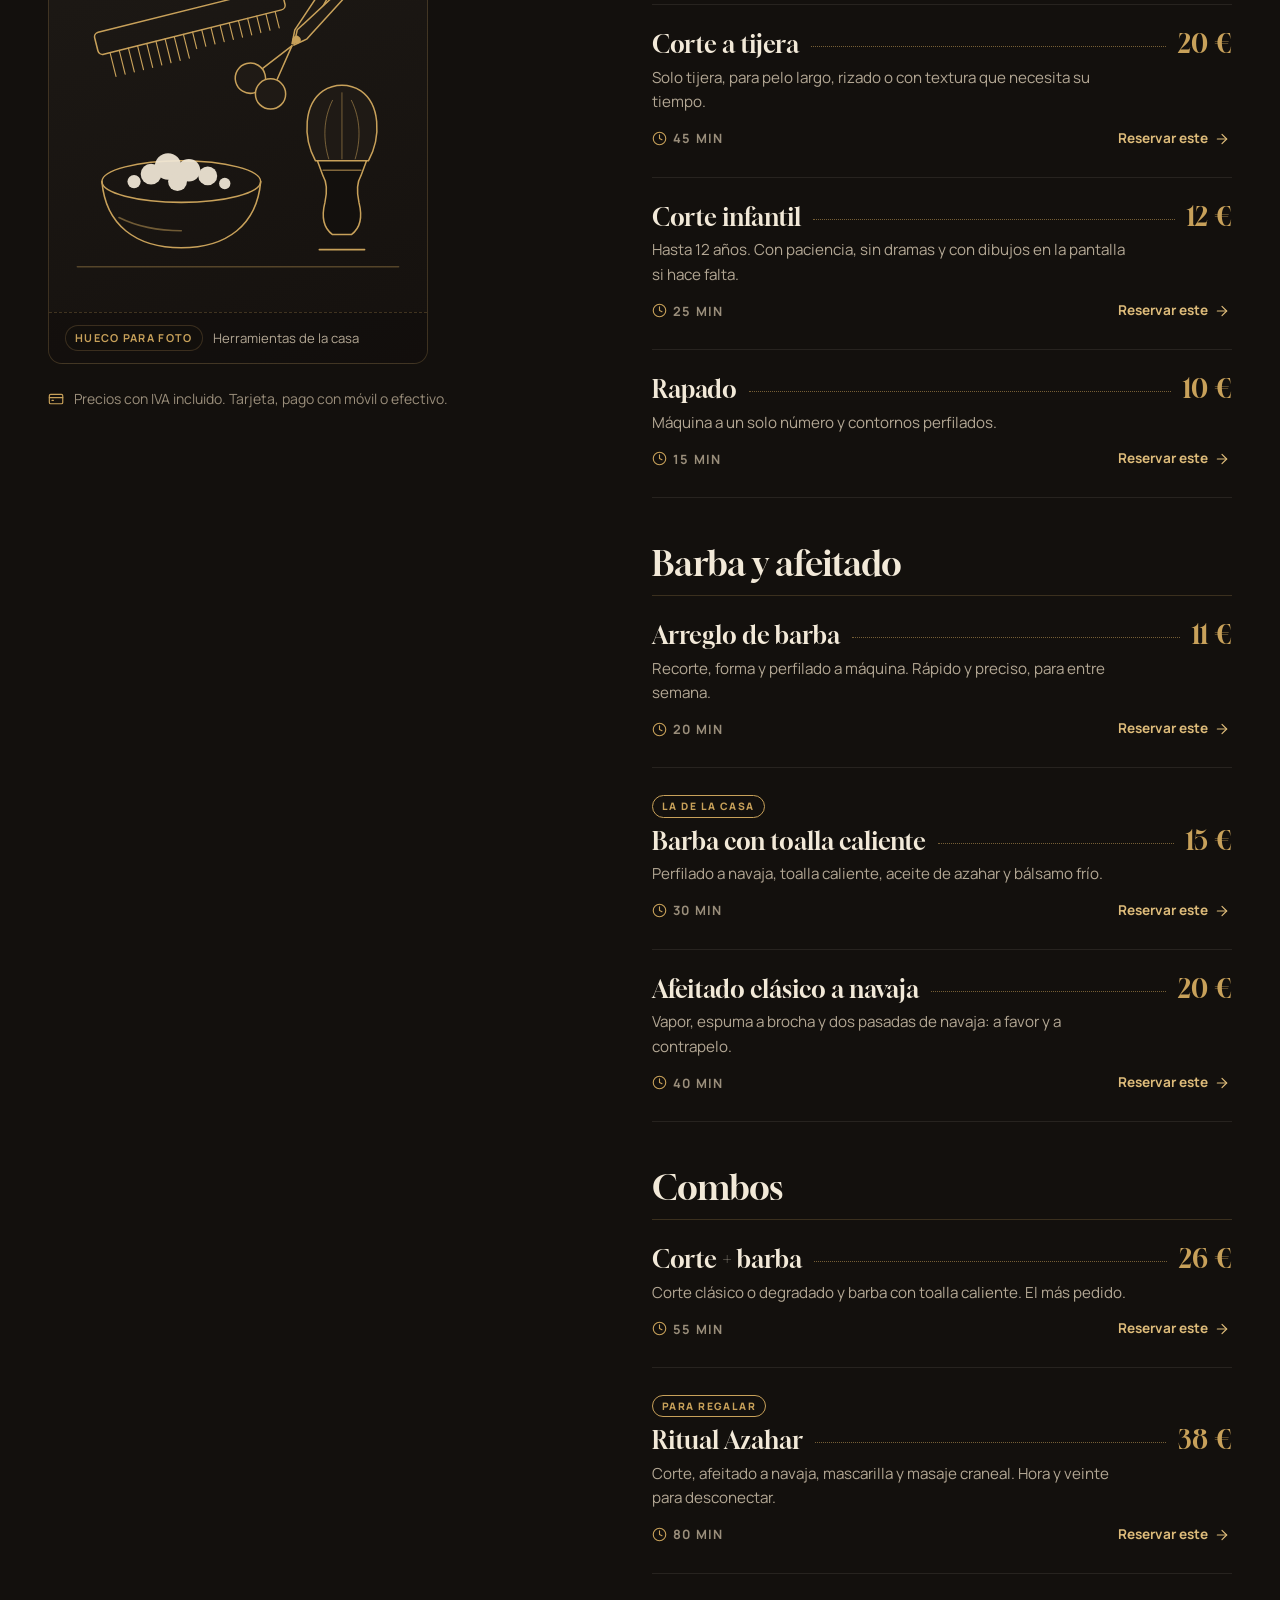
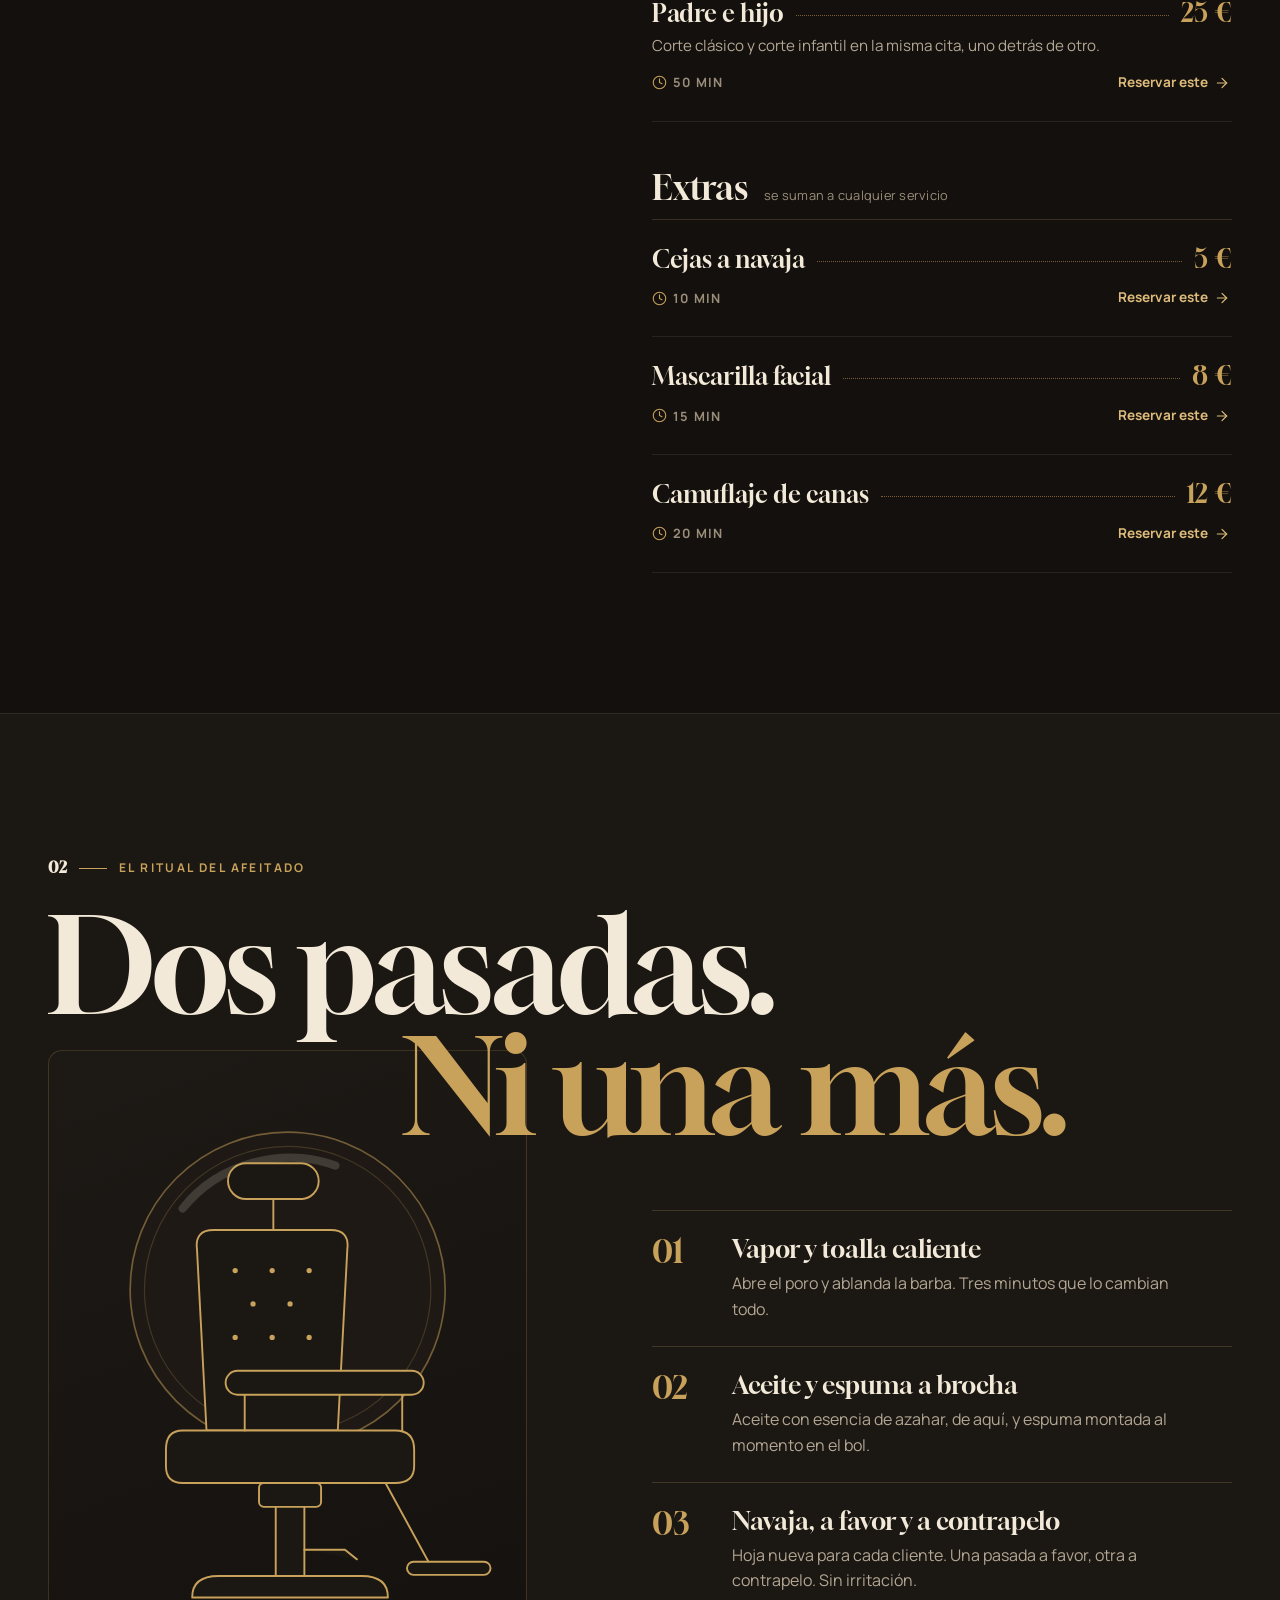
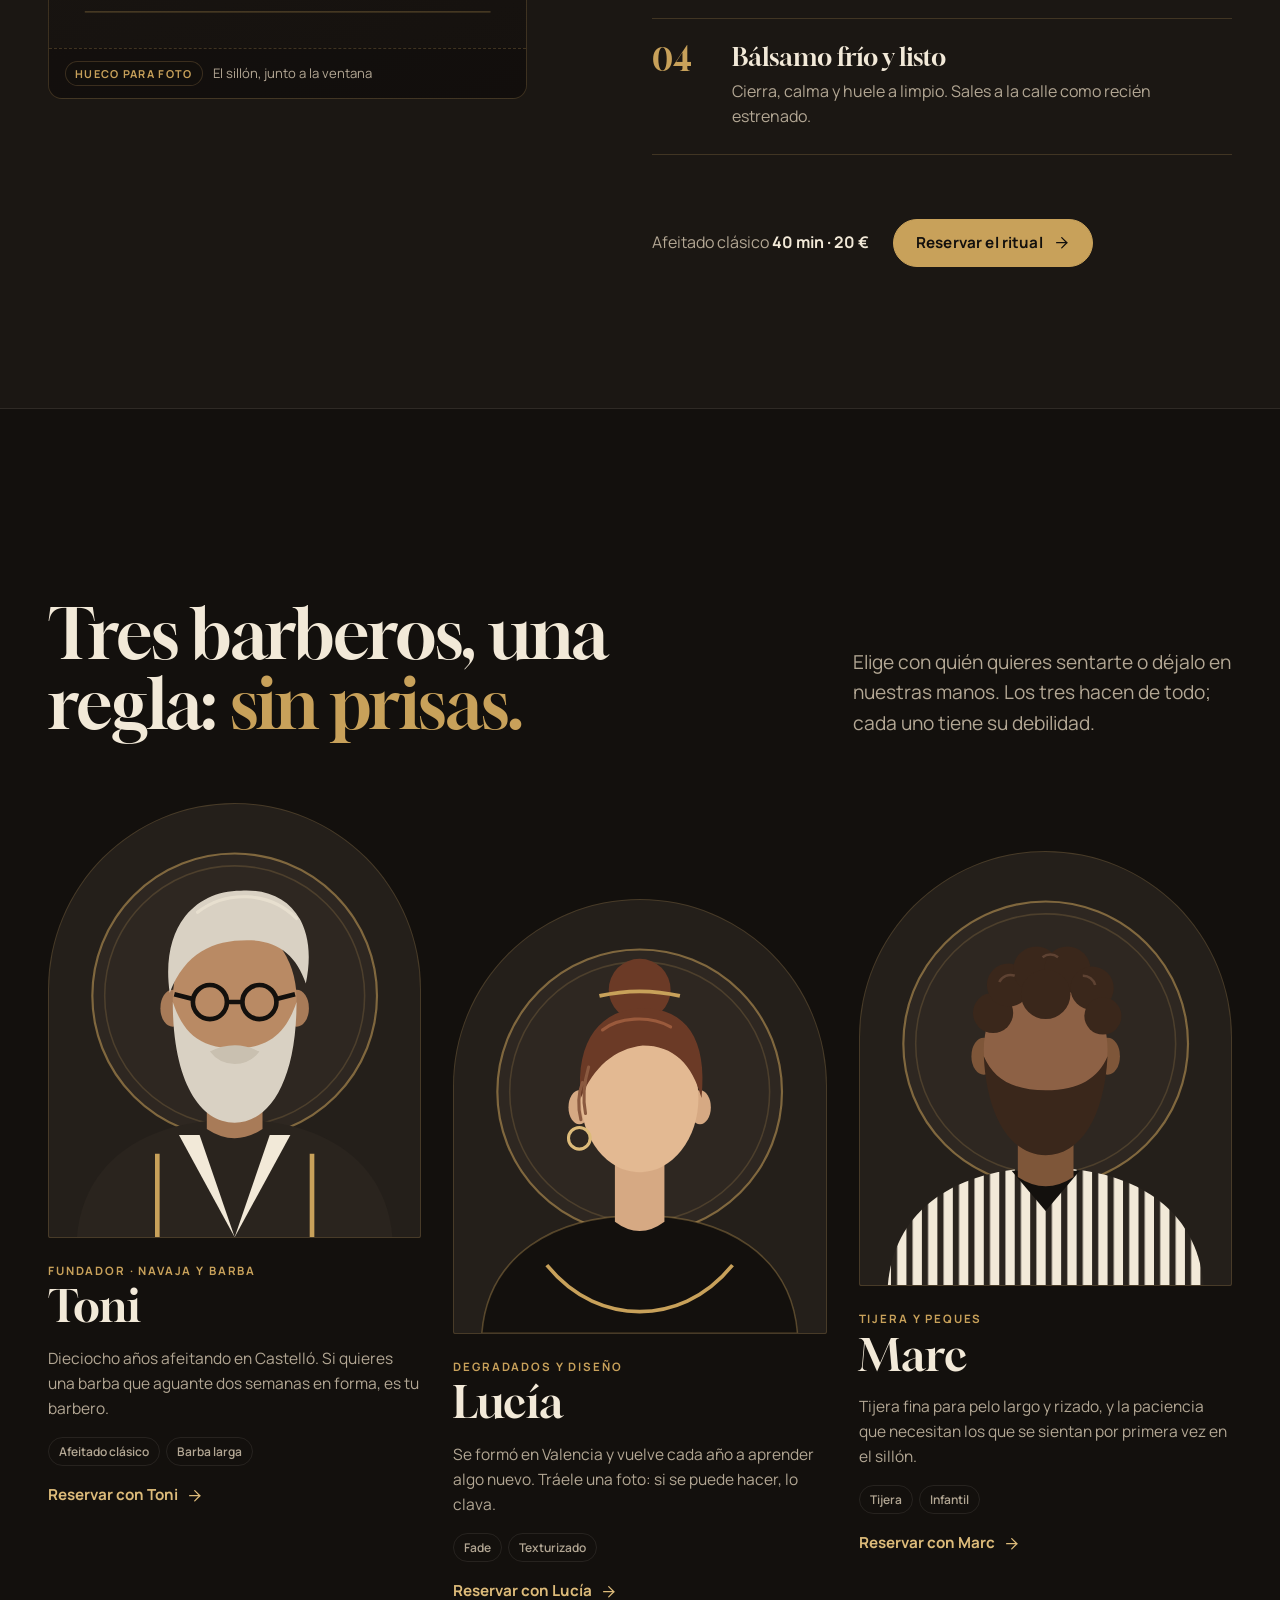
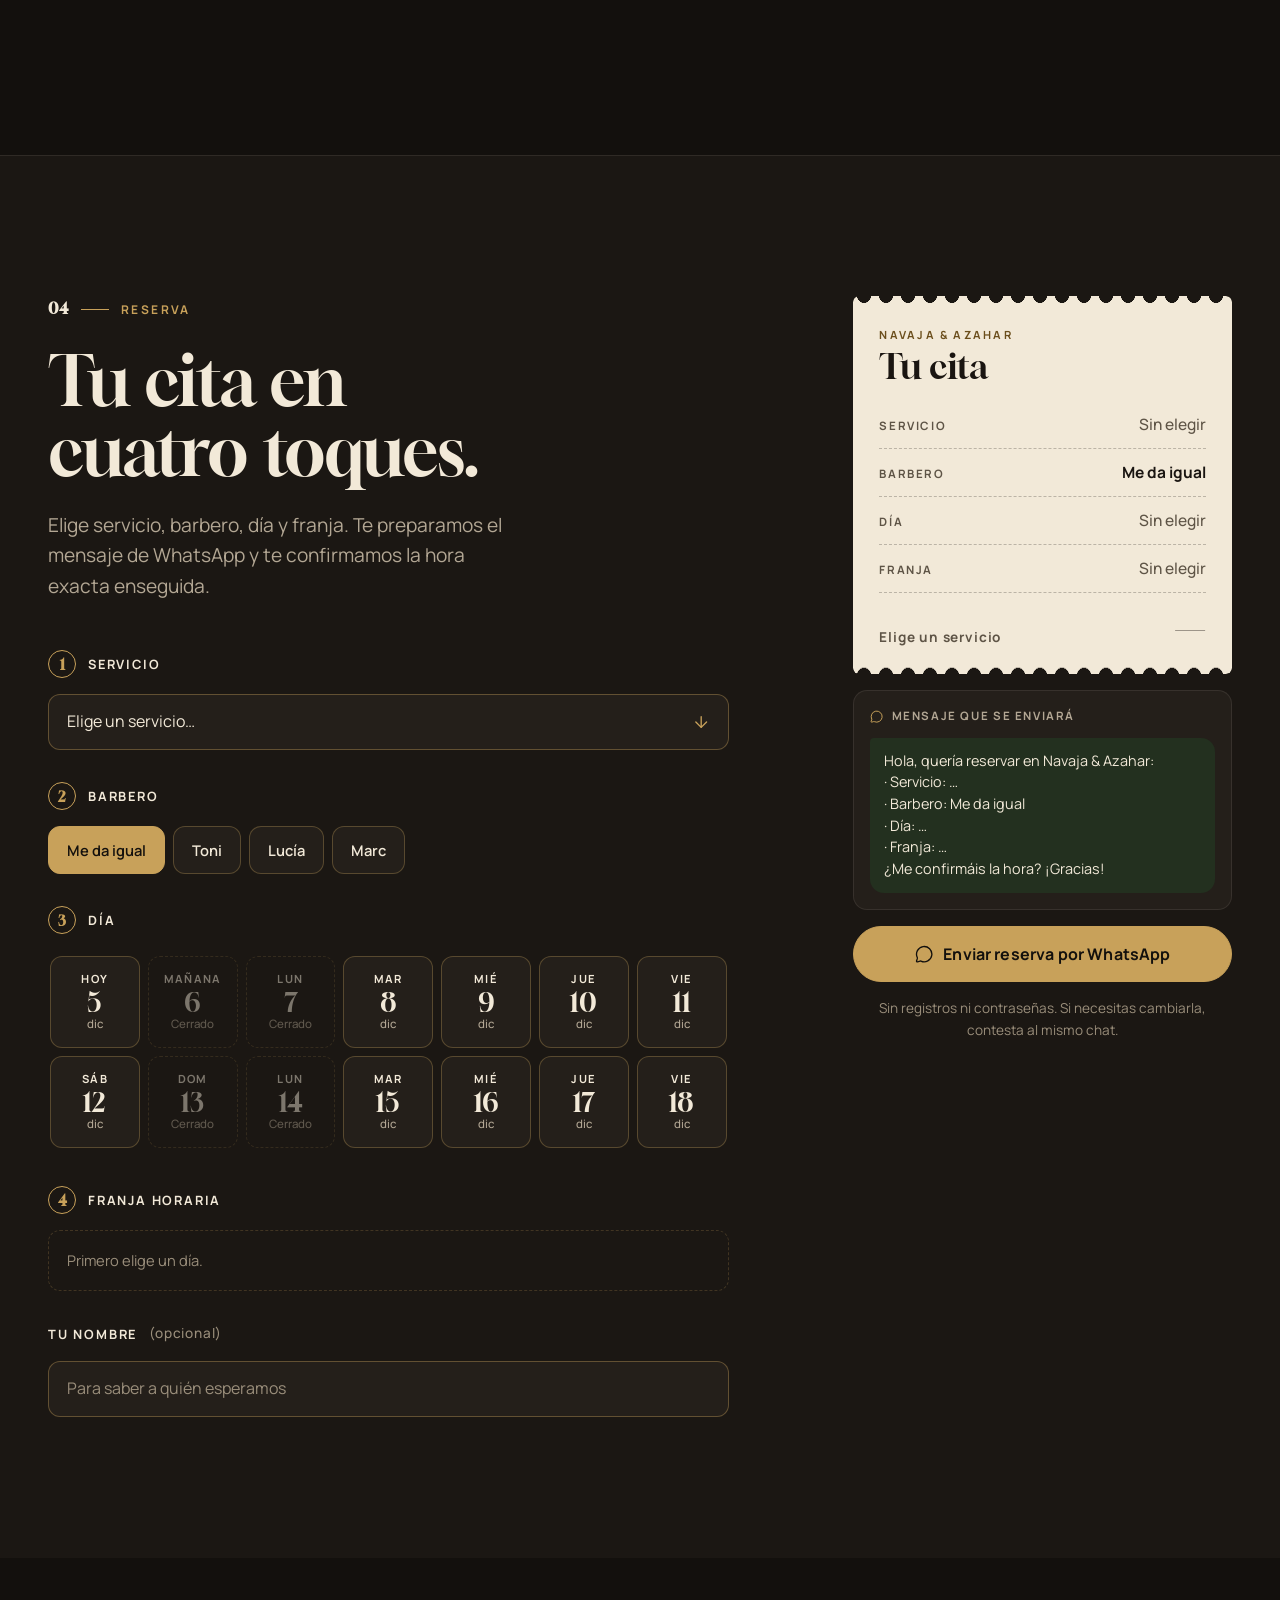
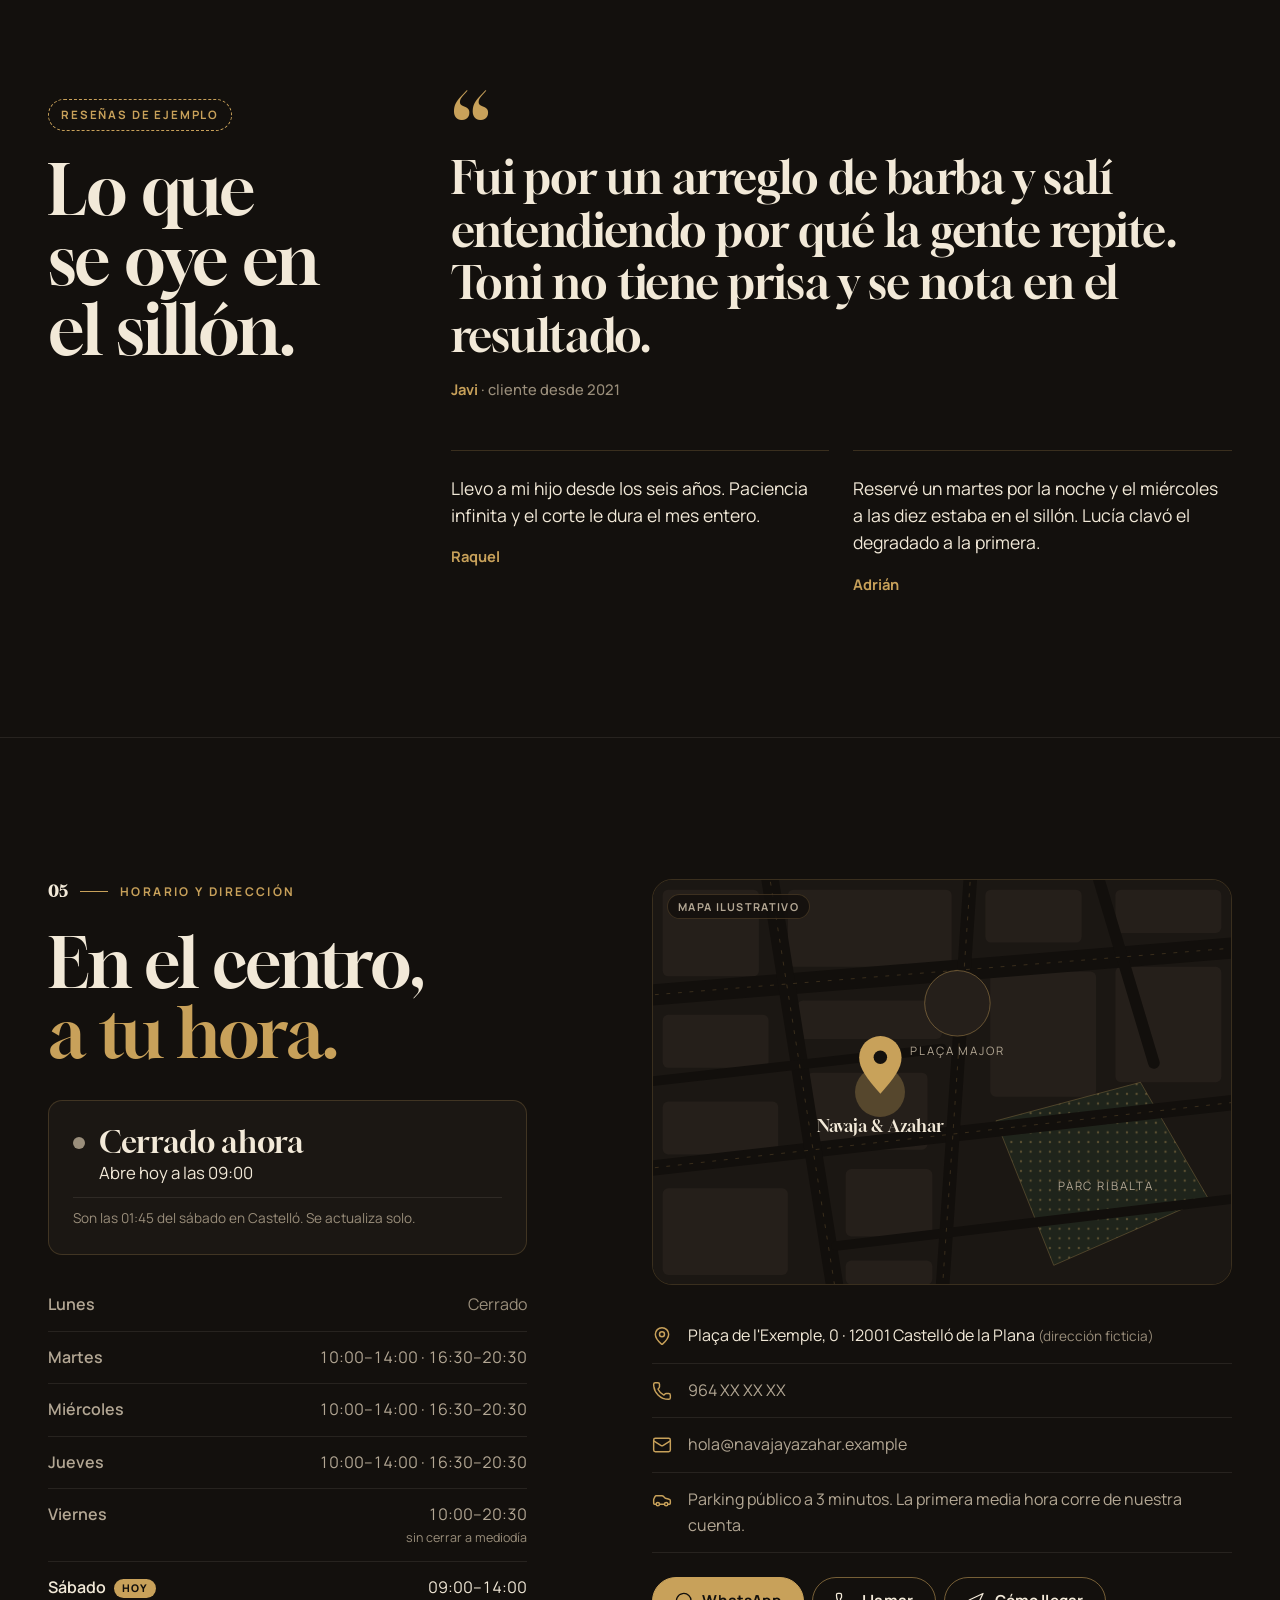
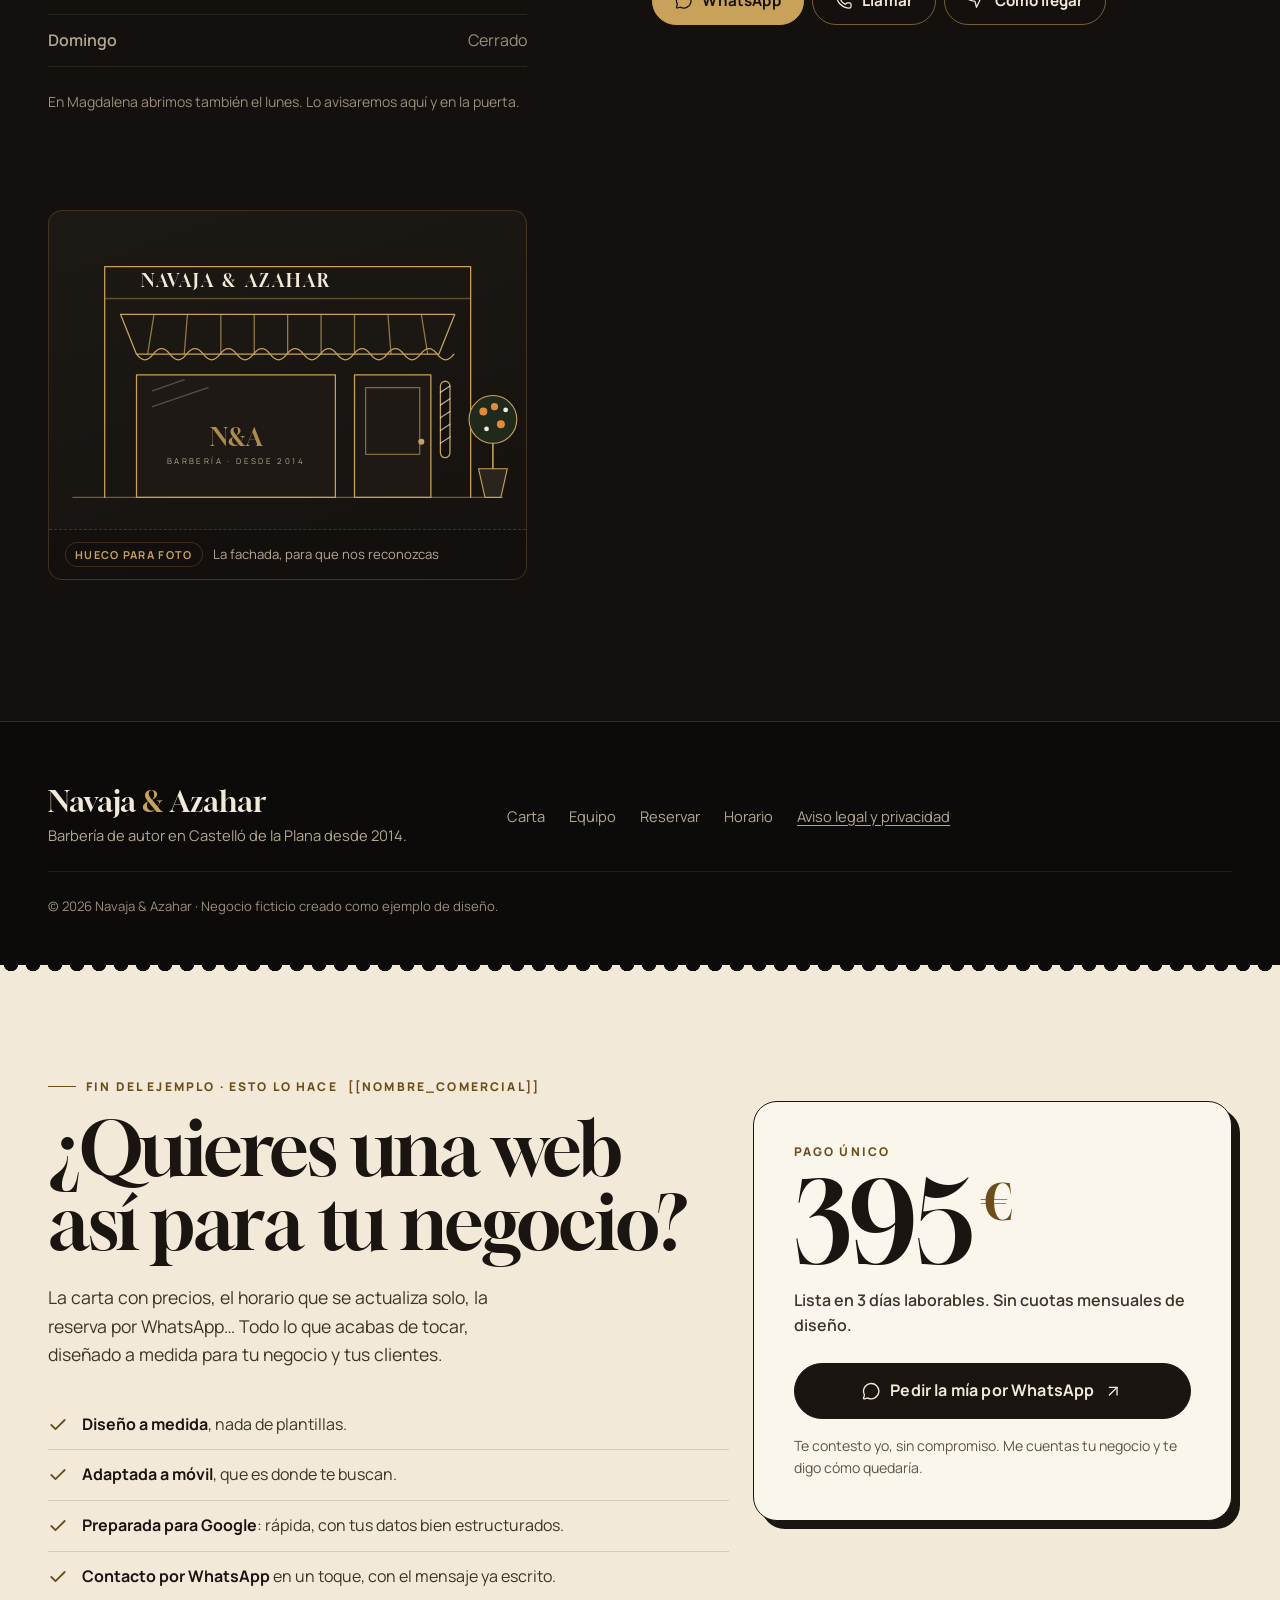
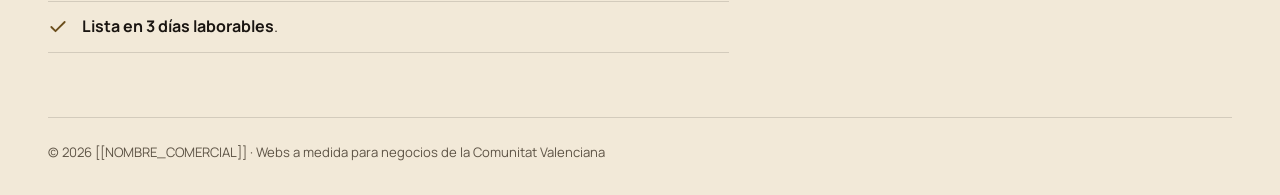
<file: site/muestras/barberia/index.html>
<!DOCTYPE html>
<html lang="es">
<head>
<meta charset="utf-8">
<meta name="viewport" content="width=device-width, initial-scale=1, viewport-fit=cover">
<title>Navaja &amp; Azahar · Barbería en Castelló de la Plana</title>
<meta name="description" content="Barbería de autor en el centro de Castelló de la Plana: corte, barba con toalla caliente y afeitado clásico a navaja. Consulta precios y reserva por WhatsApp en un minuto.">
<meta name="robots" content="noindex, nofollow">
<meta name="theme-color" content="#13100D">
<meta name="color-scheme" content="dark">
<link rel="icon" href="favicon.svg" type="image/svg+xml">
<script>
/* Fuentes: en web (http/https) se precargan las woff2; abriendo el archivo con doble clic (file://) se usan embebidas, porque el navegador bloquea las fuentes locales. */
(function (d) {
  var h = d.head;
  if (location.protocol === 'file:') {
    var s = d.createElement('script'); s.src = 'fonts/fuentes-local.js'; h.appendChild(s);
    return;
  }
  var css = '';
  [['Gloock', 'gloock-latin-400-normal', '400'], ['Manrope', 'manrope-latin-wght-normal', '200 800']].forEach(function (f) {
    var l = d.createElement('link');
    l.rel = 'preload'; l.as = 'font'; l.type = 'font/woff2'; l.crossOrigin = 'anonymous'; l.href = 'fonts/' + f[1] + '.woff2';
    h.appendChild(l);
    css += '@font-face{font-family:"' + f[0] + '";src:url(fonts/' + f[1] + '.woff2) format("woff2");font-weight:' + f[2] + ';font-style:normal;font-display:swap}';
  });
  var st = d.createElement('style'); st.textContent = css; h.appendChild(st);
})(document);
</script>
<link rel="stylesheet" href="styles.css">
<script type="application/ld+json">
{
  "@context": "https://schema.org",
  "@type": "HairSalon",
  "name": "Navaja & Azahar",
  "description": "Barbería de autor (negocio ficticio de demostración) en Castelló de la Plana: corte, barba con toalla caliente y afeitado clásico a navaja.",
  "telephone": "+34 964 XX XX XX",
  "email": "hola@navajayazahar.example",
  "priceRange": "10 € – 38 €",
  "currenciesAccepted": "EUR",
  "paymentAccepted": "Efectivo, tarjeta, pago con móvil",
  "address": {
    "@type": "PostalAddress",
    "streetAddress": "Plaça de l'Exemple, 0 (dirección ficticia)",
    "addressLocality": "Castelló de la Plana",
    "addressRegion": "Castellón",
    "postalCode": "12001",
    "addressCountry": "ES"
  },
  "openingHoursSpecification": [
    { "@type": "OpeningHoursSpecification", "dayOfWeek": ["Tuesday", "Wednesday", "Thursday"], "opens": "10:00", "closes": "14:00" },
    { "@type": "OpeningHoursSpecification", "dayOfWeek": ["Tuesday", "Wednesday", "Thursday"], "opens": "16:30", "closes": "20:30" },
    { "@type": "OpeningHoursSpecification", "dayOfWeek": "Friday", "opens": "10:00", "closes": "20:30" },
    { "@type": "OpeningHoursSpecification", "dayOfWeek": "Saturday", "opens": "09:00", "closes": "14:00" }
  ],
  "makesOffer": [
    { "@type": "Offer", "itemOffered": { "@type": "Service", "name": "Corte clásico" }, "price": "16", "priceCurrency": "EUR" },
    { "@type": "Offer", "itemOffered": { "@type": "Service", "name": "Barba con toalla caliente" }, "price": "15", "priceCurrency": "EUR" },
    { "@type": "Offer", "itemOffered": { "@type": "Service", "name": "Afeitado clásico a navaja" }, "price": "20", "priceCurrency": "EUR" },
    { "@type": "Offer", "itemOffered": { "@type": "Service", "name": "Ritual Azahar" }, "price": "38", "priceCurrency": "EUR" }
  ]
}
</script>
</head>
<body>

<svg class="sprite" aria-hidden="true" focusable="false">
  <symbol id="i-phone" viewBox="0 0 24 24"><path d="M13.832 16.568a1 1 0 0 0 1.213-.303l.355-.465A2 2 0 0 1 17 15h3a2 2 0 0 1 2 2v3a2 2 0 0 1-2 2A18 18 0 0 1 2 4a2 2 0 0 1 2-2h3a2 2 0 0 1 2 2v3a2 2 0 0 1-.8 1.6l-.468.351a1 1 0 0 0-.292 1.233 14 14 0 0 0 6.392 6.384"/></symbol>
  <symbol id="i-message-circle" viewBox="0 0 24 24"><path d="M2.992 16.342a2 2 0 0 1 .094 1.167l-1.065 3.29a1 1 0 0 0 1.236 1.168l3.413-.998a2 2 0 0 1 1.099.092 10 10 0 1 0-4.777-4.719"/></symbol>
  <symbol id="i-map-pin" viewBox="0 0 24 24"><path d="M20 10c0 4.993-5.539 10.193-7.399 11.799a1 1 0 0 1-1.202 0C9.539 20.193 4 14.993 4 10a8 8 0 0 1 16 0"/><circle cx="12" cy="10" r="3"/></symbol>
  <symbol id="i-clock" viewBox="0 0 24 24"><circle cx="12" cy="12" r="10"/><path d="M12 6v6l4 2"/></symbol>
  <symbol id="i-scissors" viewBox="0 0 24 24"><circle cx="6" cy="6" r="3"/><path d="M8.12 8.12 12 12"/><path d="M20 4 8.12 15.88"/><circle cx="6" cy="18" r="3"/><path d="M14.8 14.8 20 20"/></symbol>
  <symbol id="i-arrow-right" viewBox="0 0 24 24"><path d="M5 12h14"/><path d="m12 5 7 7-7 7"/></symbol>
  <symbol id="i-arrow-up-right" viewBox="0 0 24 24"><path d="M7 7h10v10"/><path d="M7 17 17 7"/></symbol>
  <symbol id="i-check" viewBox="0 0 24 24"><path d="M20 6 9 17l-5-5"/></symbol>
  <symbol id="i-x" viewBox="0 0 24 24"><path d="M18 6 6 18"/><path d="m6 6 12 12"/></symbol>
  <symbol id="i-menu" viewBox="0 0 24 24"><path d="M4 7h16"/><path d="M4 17h16"/></symbol>
  <symbol id="i-navigation" viewBox="0 0 24 24"><polygon points="3 11 22 2 13 21 11 13 3 11"/></symbol>
  <symbol id="i-credit-card" viewBox="0 0 24 24"><rect width="20" height="14" x="2" y="5" rx="2"/><line x1="2" x2="22" y1="10" y2="10"/><path d="M6 14h2"/></symbol>
  <symbol id="i-car" viewBox="0 0 24 24"><path d="M19 17h2c.6 0 1-.4 1-1v-3c0-.9-.7-1.7-1.5-1.9C18.7 10.6 16 10 16 10s-1.3-1.4-2.2-2.3c-.5-.4-1.1-.7-1.8-.7H5c-.6 0-1.1.4-1.4.9l-1.4 2.9A3.7 3.7 0 0 0 2 12v4c0 .6.4 1 1 1h2"/><circle cx="7" cy="17" r="2"/><path d="M9 17h6"/><circle cx="17" cy="17" r="2"/></symbol>
  <symbol id="i-mail" viewBox="0 0 24 24"><path d="m22 7-8.991 5.727a2 2 0 0 1-2.009 0L2 7"/><rect x="2" y="4" width="20" height="16" rx="2"/></symbol>
  <symbol id="i-calendar-days" viewBox="0 0 24 24"><path d="M8 2v3"/><path d="M16 2v3"/><rect x="3" y="3" width="18" height="18" rx="2"/><path d="M3 9h18"/><path d="M8 13h.01"/><path d="M12 13h.01"/><path d="M16 13h.01"/><path d="M8 17h.01"/><path d="M12 17h.01"/><path d="M16 17h.01"/></symbol>
  <symbol id="i-steam" viewBox="0 0 24 24"><path d="M8 9c1.5-2-1.5-3 0-5"/><path d="M12 9c1.5-2-1.5-3 0-5"/><path d="M16 9c1.5-2-1.5-3 0-5"/><rect x="3" y="12" width="18" height="8" rx="2"/><path d="M3 16h18"/></symbol>
  <symbol id="i-blossom" viewBox="0 0 24 24"><g fill="currentColor" stroke="none"><ellipse cx="12" cy="6.4" rx="2.6" ry="4.4"/><ellipse cx="12" cy="6.4" rx="2.6" ry="4.4" transform="rotate(72 12 12)"/><ellipse cx="12" cy="6.4" rx="2.6" ry="4.4" transform="rotate(144 12 12)"/><ellipse cx="12" cy="6.4" rx="2.6" ry="4.4" transform="rotate(216 12 12)"/><ellipse cx="12" cy="6.4" rx="2.6" ry="4.4" transform="rotate(288 12 12)"/></g><circle cx="12" cy="12" r="2.3" fill="#13100D"/></symbol>
</svg>

<a class="skip" href="#contenido">Saltar al contenido</a>

<div class="demo-bar" role="note">
  <p>Ejemplo de diseño con un negocio ficticio <span aria-hidden="true">·</span> Creado por <a href="../../#muestras" data-cfg="marca">[[NOMBRE_COMERCIAL]]</a></p>
</div>

<header class="site-header" id="cabecera">
  <div class="wrap header-inner">
    <a class="brand" href="#inicio" aria-label="Navaja &amp; Azahar, volver al inicio">
      <svg class="brand-mark" viewBox="0 0 48 48" aria-hidden="true" focusable="false">
        <circle cx="24" cy="24" r="22.5" fill="none" stroke="currentColor" stroke-width="1.2"/>
        <circle cx="24" cy="24" r="19" fill="none" stroke="currentColor" stroke-width=".6" opacity=".55"/>
        <path d="M14.5 33.5 31 17" stroke="currentColor" stroke-width="1.3" stroke-linecap="round"/>
        <path d="M31 17c1.6-1.6 3.6-2.2 4.6-1.2s.4 3-1.2 4.6L22.6 32.2c-.6.6-1.5.6-2.1 0l-.4-.4" fill="none" stroke="currentColor" stroke-width="1.3" stroke-linejoin="round"/>
        <g transform="translate(17 17)" fill="#F2E9D8"><ellipse cx="0" cy="-3.6" rx="1.7" ry="3"/><ellipse cx="0" cy="-3.6" rx="1.7" ry="3" transform="rotate(72)"/><ellipse cx="0" cy="-3.6" rx="1.7" ry="3" transform="rotate(144)"/><ellipse cx="0" cy="-3.6" rx="1.7" ry="3" transform="rotate(216)"/><ellipse cx="0" cy="-3.6" rx="1.7" ry="3" transform="rotate(288)"/><circle r="1.3" fill="#C8A15A"/></g>
      </svg>
      <span class="brand-name">Navaja <span class="amp">&amp;</span> Azahar</span>
    </a>

    <nav class="main-nav" aria-label="Principal">
      <ul>
        <li><a href="#servicios">Carta</a></li>
        <li><a href="#ritual">El ritual</a></li>
        <li><a href="#equipo">Equipo</a></li>
        <li><a href="#visita">Horario</a></li>
      </ul>
    </nav>

    <p class="status status--pill" data-status aria-live="polite"><span class="status-dot" aria-hidden="true"></span><span class="status-text">Mar–Sáb · con cita</span></p>

    <a class="btn btn--brass btn--sm header-cta" href="#reserva">Reservar cita</a>

    <button class="menu-toggle" type="button" aria-expanded="false" aria-controls="menu-movil">
      <span class="menu-toggle-label">Menú</span>
      <svg class="icon" aria-hidden="true"><use href="#i-menu"/></svg>
    </button>
  </div>
</header>

<div class="mobile-menu" id="menu-movil" hidden>
  <nav aria-label="Menú móvil">
    <ol>
      <li><a href="#servicios"><span>01</span>Carta y precios</a></li>
      <li><a href="#ritual"><span>02</span>El ritual</a></li>
      <li><a href="#equipo"><span>03</span>Equipo</a></li>
      <li><a href="#reserva"><span>04</span>Reservar</a></li>
      <li><a href="#visita"><span>05</span>Horario y dirección</a></li>
    </ol>
  </nav>
  <div class="mobile-menu-foot">
    <p class="status" data-status><span class="status-dot" aria-hidden="true"></span><span class="status-text">Mar–Sáb · con cita</span></p>
    <button class="btn btn--ghost" type="button" data-demo="call"><svg class="icon" aria-hidden="true"><use href="#i-phone"/></svg>964 XX XX XX</button>
  </div>
</div>

<main id="contenido">

  <!-- ============ HERO ============ -->
  <section class="hero" id="inicio" aria-labelledby="hero-title">
    <div class="wrap hero-grid">
      <div class="hero-copy">
        <p class="eyebrow"><span class="eyebrow-line" aria-hidden="true"></span><span>Barbería<span class="hide-sm"> de autor</span> · Castelló de la Plana</span></p>
        <h1 id="hero-title" class="hero-title">
          <span class="line">Oficio de navaja,</span>
          <span class="line line--accent">alma de azahar.</span>
        </h1>
        <p class="hero-lead">Corte, barba con toalla caliente y afeitado clásico a navaja en pleno centro de Castelló. Eliges servicio, día y franja, y te confirmamos por WhatsApp.</p>
        <div class="hero-actions">
          <a class="btn btn--brass btn--lg" href="#reserva">
            <svg class="icon" aria-hidden="true"><use href="#i-message-circle"/></svg>
            Reservar por WhatsApp
            <svg class="icon icon--arrow" aria-hidden="true"><use href="#i-arrow-right"/></svg>
          </a>
          <a class="btn btn--line btn--lg" href="#servicios">Ver carta y precios</a>
        </div>
        <div class="hero-meta">
          <p class="status status--hero" data-status><span class="status-dot" aria-hidden="true"></span><span class="status-text">Mar–Sáb · con cita</span></p>
          <p class="hero-place"><svg class="icon" aria-hidden="true"><use href="#i-map-pin"/></svg>Centro de Castelló · a pie de calle</p>
        </div>
      </div>

      <div class="hero-art">
        <div class="arch">
          <svg class="art-layer art-rings" viewBox="0 0 420 520" aria-hidden="true" focusable="false">
            <g fill="none" stroke="#C8A15A" stroke-opacity=".16">
              <circle cx="210" cy="250" r="150"/>
              <circle cx="210" cy="250" r="118" stroke-dasharray="2 6"/>
            </g>

          </svg>
          <svg class="art-layer art-base" viewBox="0 0 420 520" role="img" aria-labelledby="razor-title">
            <title id="razor-title">Ilustración: navaja de barbero abierta junto a una rama de azahar con una naranja</title>
            <defs>
              <g id="petals">
                <ellipse cx="0" cy="-12" rx="7.5" ry="12.5"/>
                <ellipse cx="0" cy="-12" rx="7.5" ry="12.5" transform="rotate(72)"/>
                <ellipse cx="0" cy="-12" rx="7.5" ry="12.5" transform="rotate(144)"/>
                <ellipse cx="0" cy="-12" rx="7.5" ry="12.5" transform="rotate(216)"/>
                <ellipse cx="0" cy="-12" rx="7.5" ry="12.5" transform="rotate(288)"/>
              </g>
              <g id="stamens" stroke="#C8A15A" stroke-width="1" stroke-linecap="round">
                <path d="M0 0v-8M0 0l7.6-2.5M0 0l4.7 6.5M0 0l-4.7 6.5M0 0l-7.6-2.5M0 0l5-6M0 0l-5-6"/>
              </g>
              <g id="blossom">
                <use href="#petals" fill="#F2E9D8" stroke="#C8A15A" stroke-width="1"/>
                <use href="#stamens"/>
                <circle r="3.6" fill="#DDBB7A"/>
              </g>
              <path id="leaf" d="M0 0C12-13 38-14 54 0 38 14 12 13 0 0Z"/>
            </defs>
            <!-- rama de azahar (detrás de la navaja) -->
            <g class="sprig">
              <path d="M392 512C340 452 300 410 248 384 196 358 150 330 112 268 90 232 82 200 86 160" fill="none" stroke="#C8A15A" stroke-width="2.2" stroke-linecap="round"/>
              <path d="M178 344c-10 8-24 12-40 10M118 280c-16-2-28 4-38 14" fill="none" stroke="#C8A15A" stroke-width="1.6" stroke-linecap="round"/>
              <g fill="#1F1A15" stroke="#C8A15A" stroke-width="1.3">
                <use href="#leaf" transform="translate(300 420) rotate(-148)"/>
                <use href="#leaf" transform="translate(262 392) rotate(28) scale(.9)"/>
                <use href="#leaf" transform="translate(200 362) rotate(-158) scale(.95)"/>
                <use href="#leaf" transform="translate(132 296) rotate(-28) scale(.8)"/>
                <use href="#leaf" transform="translate(96 214) rotate(-122) scale(.75)"/>
              </g>
              <g stroke="#C8A15A" stroke-width=".8" stroke-opacity=".7" fill="none">
                <path d="M300 420l-44-28M262 392l44 24M200 362l-48-18M132 296l38-20M96 214l-22-34"/>
              </g>
              <circle cx="128" cy="358" r="21" fill="#E38B3C"/>
              <path d="M117 348c4-5 10-7 16-6" fill="none" stroke="#F2E9D8" stroke-opacity=".55" stroke-width="2.2" stroke-linecap="round"/>
              <circle cx="128" cy="358" r="21" fill="none" stroke="#13100D" stroke-opacity=".25"/>
              <use href="#blossom" transform="translate(86 156) rotate(12) scale(1.05)"/>
              <use href="#blossom" transform="translate(72 300) rotate(-8) scale(.82)"/>
              <use href="#blossom" transform="translate(344 470) rotate(30) scale(.9)"/>
              <g fill="#F2E9D8" stroke="#C8A15A" stroke-width="1">
                <path d="M118 236c-6-10-4-22 4-26 8 4 10 16 4 26z"/>
                <path d="M236 384c-2-11 4-21 13-22 5 7 3 19-6 24z"/>
              </g>
            </g>

          </svg>
          <svg class="art-layer art-blade" viewBox="0 0 420 520" aria-hidden="true" focusable="false">
            <defs>
              <linearGradient id="steel" x1="0" y1="0" x2="0" y2="1">
                <stop offset="0" stop-color="#F4ECDD"/>
                <stop offset=".55" stop-color="#CFC4B0"/>
                <stop offset="1" stop-color="#8F8572"/>
              </linearGradient>
            </defs>
            <g transform="translate(232 300) rotate(132) scale(.9)">
              <g transform="rotate(-22)">
                <g>
                  <path d="M-8 -7L30 -8l3 -3 3 3 3 -3 3 3L232 -11Q246 -11 246 2L244 28Q243 34 236 34C170 36 92 33 54 22Q42 15 36 9L-8 7Q-14 0 -8 -7Z" transform="scale(-1 1)" fill="url(#steel)" stroke="#C8A15A" stroke-width="1.2" stroke-linejoin="round"/>
                  <path d="M-48 15C-100 25-180 27-238 25" fill="none" stroke="#8F8572" stroke-width="1"/>
                  <path d="M-46 -6.5L-232 -9" fill="none" stroke="#FFFFFF" stroke-opacity=".7" stroke-width="1"/>
                  <text x="-150" y="9" transform="rotate(180 -150 5)" fill="#7A6F5C" font-family="Gloock, Georgia, serif" font-size="11" letter-spacing="2" text-anchor="middle">CASTELLÓ</text>
                </g>
              </g>
            </g>
          </svg>
          <svg class="art-layer art-handle" viewBox="0 0 420 520" aria-hidden="true" focusable="false">
            <g transform="translate(232 300) rotate(132) scale(.9)">
              <g class="razor-handle">
                <path d="M-10 -14C60 -20 220 -22 290 -12Q306 0 290 12C220 22 60 20 -10 14Q-24 0 -10 -14Z" fill="#1E1915" stroke="#C8A15A" stroke-width="1.4"/>
                <path d="M6 -7C70 -12 210 -13 276 -6M6 7C70 12 210 13 276 6" fill="none" stroke="#C8A15A" stroke-opacity=".45" stroke-width=".9"/>
                <circle r="5.5" fill="#13100D" stroke="#C8A15A" stroke-width="1.4"/>
                <circle r="1.8" fill="#DDBB7A"/>
                <circle cx="282" r="4" fill="#13100D" stroke="#C8A15A" stroke-width="1.2"/>
              </g>
            </g>
          </svg>
        </div>
        <div class="pole" aria-hidden="true"><span class="pole-cap"></span><span class="pole-tube"><span class="pole-stripes"></span></span><span class="pole-cap"></span></div>
        <p class="hero-art-note" aria-hidden="true">Desde 2014 · Castelló</p>
      </div>
    </div>

    <ul class="wrap hero-facts" aria-label="Lo esencial">
      <li><svg class="icon" aria-hidden="true"><use href="#i-calendar-days"/></svg><span><strong>Con cita, sin esperas.</strong> Tu hora es tuya.</span></li>
      <li><svg class="icon" aria-hidden="true"><use href="#i-steam"/></svg><span><strong>Toalla caliente</strong> en cada servicio de barba.</span></li>
      <li><svg class="icon" aria-hidden="true"><use href="#i-credit-card"/></svg><span><strong>Tarjeta, móvil o efectivo.</strong> Precios con IVA.</span></li>
    </ul>
  </section>

  <!-- ============ CINTA ============ -->
  <div class="ribbon" aria-hidden="true">
    <div class="ribbon-track">
      <span>Corte a tijera</span><svg class="icon"><use href="#i-blossom"/></svg>
      <span>Degradado a navaja</span><svg class="icon"><use href="#i-blossom"/></svg>
      <span>Toalla caliente</span><svg class="icon"><use href="#i-blossom"/></svg>
      <span>Afeitado clásico</span><svg class="icon"><use href="#i-blossom"/></svg>
      <span>Perfilado de barba</span><svg class="icon"><use href="#i-blossom"/></svg>
      <span>Ritual Azahar</span><svg class="icon"><use href="#i-blossom"/></svg>
      <span>Corte a tijera</span><svg class="icon"><use href="#i-blossom"/></svg>
      <span>Degradado a navaja</span><svg class="icon"><use href="#i-blossom"/></svg>
      <span>Toalla caliente</span><svg class="icon"><use href="#i-blossom"/></svg>
      <span>Afeitado clásico</span><svg class="icon"><use href="#i-blossom"/></svg>
      <span>Perfilado de barba</span><svg class="icon"><use href="#i-blossom"/></svg>
      <span>Ritual Azahar</span><svg class="icon"><use href="#i-blossom"/></svg>
    </div>
  </div>

  <!-- ============ CARTA ============ -->
  <section class="section carta" id="servicios" aria-labelledby="carta-title">
    <div class="wrap carta-grid">
      <div class="carta-aside">
        <p class="kicker reveal"><span>01</span>La carta</p>
        <h2 id="carta-title" class="h2 reveal">Precios claros, tiempo reservado.</h2>
        <p class="lead reveal">Cada servicio tiene su duración real en la agenda. Si pone 40 minutos, son 40 minutos solo para ti, sin nadie mirando el reloj.</p>
        <figure class="photo-slot photo-slot--square reveal" data-photo="Detalle de herramientas sobre la encimera: navaja, brocha, tijeras y peine · 1:1">
          <svg viewBox="0 0 400 400" role="img" aria-labelledby="tools-title">
            <title id="tools-title">Ilustración: tijeras, peine, brocha y bol de espuma sobre la encimera</title>
            <g fill="none" stroke="#C8A15A" stroke-width="1.6" stroke-linecap="round" stroke-linejoin="round">
              <g transform="rotate(-14 150 96)">
                <rect x="48" y="80" width="204" height="24" rx="5"/>
                <path d="M60 104v26M70 104v26M80 104v26M90 104v26M100 104v26M110 104v26M120 104v26M130 104v26M140 104v26M150 104v18M160 104v18M170 104v18M180 104v18M190 104v18M200 104v18M210 104v18M220 104v18M230 104v18M240 104v18" stroke-width="1.2"/>
              </g>
              <g transform="translate(262 112) rotate(38)">
                <g transform="rotate(-7)"><path d="M-2 6-7-8-2-116Q0-122 3-116L7-8Z" fill="#1F1A15"/><path d="M-1 8-15 44"/><circle cx="-21" cy="60" r="16" fill="#1F1A15"/></g>
                <g transform="rotate(7)"><path d="M2 6 7-8 2-116Q0-122-3-116L-7-8Z" fill="#1F1A15"/><path d="M1 8 15 44"/><circle cx="21" cy="60" r="16" fill="#1F1A15"/></g>
                <circle r="3.5" fill="#C8A15A"/>
              </g>
              <ellipse cx="140" cy="262" rx="84" ry="22"/>
              <path d="M56 262c4 46 36 70 84 70s80-24 84-70"/>
              <path d="M74 300c20 10 42 14 66 14"  stroke-opacity=".5"/>
              <g fill="#F2E9D8" stroke="none" opacity=".92">
                <circle cx="108" cy="254" r="11"/><circle cx="126" cy="246" r="14"/><circle cx="148" cy="250" r="12"/><circle cx="168" cy="256" r="10"/><circle cx="136" cy="262" r="10"/><circle cx="90" cy="262" r="7"/><circle cx="186" cy="264" r="6"/>
              </g>
              <path d="M282 240C268 214 270 180 290 166c12-8 28-8 40 0 20 14 22 48 8 74z" fill="#1F1A15"/>
              <path d="M296 238c-6-20-6-42 4-62M310 238v-70M324 238c6-20 6-42-4-62" stroke-width="1" stroke-opacity=".55"/>
              <path d="M284 240h52l-6 16q-6 10-2 28 6 24-8 34h-20q-14-10-8-34 4-18-2-28z" fill="#13100D"/>
              <path d="M290 250h40" stroke-opacity=".6"/>
              <path d="M286 334h48"/>
              <path d="M30 352h340" stroke-opacity=".35"/>
            </g>
          </svg>
          <figcaption><span class="slot-tag">Hueco para foto</span> Herramientas de la casa</figcaption>
        </figure>
        <p class="note reveal"><svg class="icon" aria-hidden="true"><use href="#i-credit-card"/></svg>Precios con IVA incluido. Tarjeta, pago con móvil o efectivo.</p>
      </div>

      <div class="carta-main">
        <div class="filters reveal" role="group" aria-label="Filtrar la carta">
          <button type="button" class="chip is-active" aria-pressed="true" data-filter="todo">Todo</button>
          <button type="button" class="chip" aria-pressed="false" data-filter="cortes">Cortes</button>
          <button type="button" class="chip" aria-pressed="false" data-filter="barba">Barba y afeitado</button>
          <button type="button" class="chip" aria-pressed="false" data-filter="combos">Combos</button>
          <button type="button" class="chip" aria-pressed="false" data-filter="extras">Extras</button>
        </div>

        <div class="menu-groups" id="carta-lista">
          <section class="menu-group reveal" data-group="cortes" aria-labelledby="g-cortes">
            <h3 class="group-title" id="g-cortes">Cortes</h3>
            <ul class="svc-list">
              <li class="svc" data-id="corte-clasico" data-name="Corte clásico" data-min="30" data-price="16">
                <div class="svc-head"><h4>Corte clásico</h4><span class="leader" aria-hidden="true"></span><p class="price">16 €</p></div>
                <p class="svc-desc">Tijera y máquina, lavado y peinado con producto. El de toda la vida, bien hecho.</p>
                <div class="svc-foot"><span class="dur"><svg class="icon" aria-hidden="true"><use href="#i-clock"/></svg>30 min</span><button type="button" class="svc-book" data-book="corte-clasico">Reservar este<svg class="icon" aria-hidden="true"><use href="#i-arrow-right"/></svg></button></div>
              </li>
              <li class="svc" data-id="degradado" data-name="Degradado a navaja" data-min="40" data-price="18">
                <div class="svc-head"><h4>Degradado a navaja</h4><span class="leader" aria-hidden="true"></span><p class="price">18 €</p></div>
                <p class="svc-desc">Fade limpio desde el cero hasta donde pidas, rematado a navaja en nuca y patillas.</p>
                <div class="svc-foot"><span class="dur"><svg class="icon" aria-hidden="true"><use href="#i-clock"/></svg>40 min</span><button type="button" class="svc-book" data-book="degradado">Reservar este<svg class="icon" aria-hidden="true"><use href="#i-arrow-right"/></svg></button></div>
              </li>
              <li class="svc" data-id="tijera" data-name="Corte a tijera" data-min="45" data-price="20">
                <div class="svc-head"><h4>Corte a tijera</h4><span class="leader" aria-hidden="true"></span><p class="price">20 €</p></div>
                <p class="svc-desc">Solo tijera, para pelo largo, rizado o con textura que necesita su tiempo.</p>
                <div class="svc-foot"><span class="dur"><svg class="icon" aria-hidden="true"><use href="#i-clock"/></svg>45 min</span><button type="button" class="svc-book" data-book="tijera">Reservar este<svg class="icon" aria-hidden="true"><use href="#i-arrow-right"/></svg></button></div>
              </li>
              <li class="svc" data-id="infantil" data-name="Corte infantil" data-min="25" data-price="12">
                <div class="svc-head"><h4>Corte infantil</h4><span class="leader" aria-hidden="true"></span><p class="price">12 €</p></div>
                <p class="svc-desc">Hasta 12 años. Con paciencia, sin dramas y con dibujos en la pantalla si hace falta.</p>
                <div class="svc-foot"><span class="dur"><svg class="icon" aria-hidden="true"><use href="#i-clock"/></svg>25 min</span><button type="button" class="svc-book" data-book="infantil">Reservar este<svg class="icon" aria-hidden="true"><use href="#i-arrow-right"/></svg></button></div>
              </li>
              <li class="svc" data-id="rapado" data-name="Rapado" data-min="15" data-price="10">
                <div class="svc-head"><h4>Rapado</h4><span class="leader" aria-hidden="true"></span><p class="price">10 €</p></div>
                <p class="svc-desc">Máquina a un solo número y contornos perfilados.</p>
                <div class="svc-foot"><span class="dur"><svg class="icon" aria-hidden="true"><use href="#i-clock"/></svg>15 min</span><button type="button" class="svc-book" data-book="rapado">Reservar este<svg class="icon" aria-hidden="true"><use href="#i-arrow-right"/></svg></button></div>
              </li>
            </ul>
          </section>

          <section class="menu-group reveal" data-group="barba" aria-labelledby="g-barba">
            <h3 class="group-title" id="g-barba">Barba y afeitado</h3>
            <ul class="svc-list">
              <li class="svc" data-id="arreglo-barba" data-name="Arreglo de barba" data-min="20" data-price="11">
                <div class="svc-head"><h4>Arreglo de barba</h4><span class="leader" aria-hidden="true"></span><p class="price">11 €</p></div>
                <p class="svc-desc">Recorte, forma y perfilado a máquina. Rápido y preciso, para entre semana.</p>
                <div class="svc-foot"><span class="dur"><svg class="icon" aria-hidden="true"><use href="#i-clock"/></svg>20 min</span><button type="button" class="svc-book" data-book="arreglo-barba">Reservar este<svg class="icon" aria-hidden="true"><use href="#i-arrow-right"/></svg></button></div>
              </li>
              <li class="svc svc--star" data-id="barba-toalla" data-name="Barba con toalla caliente" data-min="30" data-price="15">
                <p class="svc-flag">La de la casa</p>
                <div class="svc-head"><h4>Barba con toalla caliente</h4><span class="leader" aria-hidden="true"></span><p class="price">15 €</p></div>
                <p class="svc-desc">Perfilado a navaja, toalla caliente, aceite de azahar y bálsamo frío.</p>
                <div class="svc-foot"><span class="dur"><svg class="icon" aria-hidden="true"><use href="#i-clock"/></svg>30 min</span><button type="button" class="svc-book" data-book="barba-toalla">Reservar este<svg class="icon" aria-hidden="true"><use href="#i-arrow-right"/></svg></button></div>
              </li>
              <li class="svc" data-id="afeitado" data-name="Afeitado clásico a navaja" data-min="40" data-price="20">
                <div class="svc-head"><h4>Afeitado clásico a navaja</h4><span class="leader" aria-hidden="true"></span><p class="price">20 €</p></div>
                <p class="svc-desc">Vapor, espuma a brocha y dos pasadas de navaja: a favor y a contrapelo.</p>
                <div class="svc-foot"><span class="dur"><svg class="icon" aria-hidden="true"><use href="#i-clock"/></svg>40 min</span><button type="button" class="svc-book" data-book="afeitado">Reservar este<svg class="icon" aria-hidden="true"><use href="#i-arrow-right"/></svg></button></div>
              </li>
            </ul>
          </section>

          <section class="menu-group reveal" data-group="combos" aria-labelledby="g-combos">
            <h3 class="group-title" id="g-combos">Combos</h3>
            <ul class="svc-list">
              <li class="svc" data-id="corte-barba" data-name="Corte + barba" data-min="55" data-price="26">
                <div class="svc-head"><h4>Corte + barba</h4><span class="leader" aria-hidden="true"></span><p class="price">26 €</p></div>
                <p class="svc-desc">Corte clásico o degradado y barba con toalla caliente. El más pedido.</p>
                <div class="svc-foot"><span class="dur"><svg class="icon" aria-hidden="true"><use href="#i-clock"/></svg>55 min</span><button type="button" class="svc-book" data-book="corte-barba">Reservar este<svg class="icon" aria-hidden="true"><use href="#i-arrow-right"/></svg></button></div>
              </li>
              <li class="svc svc--star" data-id="ritual" data-name="Ritual Azahar" data-min="80" data-price="38">
                <p class="svc-flag">Para regalar</p>
                <div class="svc-head"><h4>Ritual Azahar</h4><span class="leader" aria-hidden="true"></span><p class="price">38 €</p></div>
                <p class="svc-desc">Corte, afeitado a navaja, mascarilla y masaje craneal. Hora y veinte para desconectar.</p>
                <div class="svc-foot"><span class="dur"><svg class="icon" aria-hidden="true"><use href="#i-clock"/></svg>80 min</span><button type="button" class="svc-book" data-book="ritual">Reservar este<svg class="icon" aria-hidden="true"><use href="#i-arrow-right"/></svg></button></div>
              </li>
              <li class="svc" data-id="padre-hijo" data-name="Padre e hijo" data-min="50" data-price="25">
                <div class="svc-head"><h4>Padre e hijo</h4><span class="leader" aria-hidden="true"></span><p class="price">25 €</p></div>
                <p class="svc-desc">Corte clásico y corte infantil en la misma cita, uno detrás de otro.</p>
                <div class="svc-foot"><span class="dur"><svg class="icon" aria-hidden="true"><use href="#i-clock"/></svg>50 min</span><button type="button" class="svc-book" data-book="padre-hijo">Reservar este<svg class="icon" aria-hidden="true"><use href="#i-arrow-right"/></svg></button></div>
              </li>
            </ul>
          </section>

          <section class="menu-group reveal" data-group="extras" aria-labelledby="g-extras">
            <h3 class="group-title" id="g-extras">Extras <span class="group-note">se suman a cualquier servicio</span></h3>
            <ul class="svc-list">
              <li class="svc" data-id="cejas" data-name="Cejas a navaja" data-min="10" data-price="5">
                <div class="svc-head"><h4>Cejas a navaja</h4><span class="leader" aria-hidden="true"></span><p class="price">5 €</p></div>
                <div class="svc-foot"><span class="dur"><svg class="icon" aria-hidden="true"><use href="#i-clock"/></svg>10 min</span><button type="button" class="svc-book" data-book="cejas">Reservar este<svg class="icon" aria-hidden="true"><use href="#i-arrow-right"/></svg></button></div>
              </li>
              <li class="svc" data-id="mascarilla" data-name="Mascarilla facial" data-min="15" data-price="8">
                <div class="svc-head"><h4>Mascarilla facial</h4><span class="leader" aria-hidden="true"></span><p class="price">8 €</p></div>
                <div class="svc-foot"><span class="dur"><svg class="icon" aria-hidden="true"><use href="#i-clock"/></svg>15 min</span><button type="button" class="svc-book" data-book="mascarilla">Reservar este<svg class="icon" aria-hidden="true"><use href="#i-arrow-right"/></svg></button></div>
              </li>
              <li class="svc" data-id="canas" data-name="Camuflaje de canas" data-min="20" data-price="12">
                <div class="svc-head"><h4>Camuflaje de canas</h4><span class="leader" aria-hidden="true"></span><p class="price">12 €</p></div>
                <div class="svc-foot"><span class="dur"><svg class="icon" aria-hidden="true"><use href="#i-clock"/></svg>20 min</span><button type="button" class="svc-book" data-book="canas">Reservar este<svg class="icon" aria-hidden="true"><use href="#i-arrow-right"/></svg></button></div>
              </li>
            </ul>
          </section>
        </div>
      </div>
    </div>
  </section>

  <!-- ============ RITUAL ============ -->
  <section class="section ritual" id="ritual" aria-labelledby="ritual-title">
    <div class="wrap ritual-grid">
      <div class="ritual-head">
        <p class="kicker reveal"><span>02</span>El ritual del afeitado</p>
        <h2 id="ritual-title" class="ritual-title reveal"><span>Dos pasadas.</span> <span class="accent">Ni una más.</span></h2>
      </div>

      <figure class="photo-slot photo-slot--tall reveal" data-photo="El sillón de barbero junto a la ventana, luz de tarde · 4:5">
        <svg viewBox="0 0 400 500" role="img" aria-labelledby="chair-title">
          <title id="chair-title">Ilustración: sillón clásico de barbero frente a un espejo redondo</title>
          <circle cx="200" cy="200" r="132" fill="#1E1915" stroke="#C8A15A" stroke-opacity=".5" stroke-width="1.4"/>
          <circle cx="200" cy="200" r="120" fill="none" stroke="#C8A15A" stroke-opacity=".22"/>
          <path d="M112 132c30-38 84-52 128-36" fill="none" stroke="#F2E9D8" stroke-opacity=".16" stroke-width="7" stroke-linecap="round"/>
          <g fill="#1B1713" stroke="#C8A15A" stroke-width="1.6" stroke-linejoin="round" stroke-linecap="round">
            <path d="M120 458q0-18 22-18h120q22 0 22 18z"/>
            <rect x="190" y="380" width="24" height="60"/>
            <path d="M214 418h34l10 8"/>
            <path d="M282 362l36 66"/>
            <rect x="300" y="428" width="70" height="11" rx="5.5"/>
            <rect x="176" y="362" width="52" height="20" rx="4"/>
            <path d="M138 150h98q16 0 14 16l-8 152H132l-8-152q-2-16 14-16z"/>
            <path d="M112 318h178q16 0 16 16v14q0 14-16 14H112q-14 0-14-14v-14q0-16 14-16z"/>
            <path d="M164 288v30M296 288v30"/>
            <rect x="148" y="268" width="166" height="20" rx="10"/>
            <path d="M188 124v26"/>
            <rect x="150" y="94" width="76" height="30" rx="15"/>
          </g>
          <g fill="#C8A15A">
            <circle cx="156" cy="184" r="2.2"/><circle cx="187" cy="184" r="2.2"/><circle cx="218" cy="184" r="2.2"/>
            <circle cx="171" cy="212" r="2.2"/><circle cx="202" cy="212" r="2.2"/>
            <circle cx="156" cy="240" r="2.2"/><circle cx="187" cy="240" r="2.2"/><circle cx="218" cy="240" r="2.2"/>
          </g>
          <path d="M30 470h340" stroke="#C8A15A" stroke-opacity=".35"/>
        </svg>
        <figcaption><span class="slot-tag">Hueco para foto</span> El sillón, junto a la ventana</figcaption>
      </figure>

      <ol class="steps">
        <li class="step reveal"><span class="step-n">01</span><div><h3>Vapor y toalla caliente</h3><p>Abre el poro y ablanda la barba. Tres minutos que lo cambian todo.</p></div></li>
        <li class="step reveal"><span class="step-n">02</span><div><h3>Aceite y espuma a brocha</h3><p>Aceite con esencia de azahar, de aquí, y espuma montada al momento en el bol.</p></div></li>
        <li class="step reveal"><span class="step-n">03</span><div><h3>Navaja, a favor y a contrapelo</h3><p>Hoja nueva para cada cliente. Una pasada a favor, otra a contrapelo. Sin irritación.</p></div></li>
        <li class="step reveal"><span class="step-n">04</span><div><h3>Bálsamo frío y listo</h3><p>Cierra, calma y huele a limpio. Sales a la calle como recién estrenado.</p></div></li>
      </ol>

      <div class="ritual-cta reveal">
        <p>Afeitado clásico <strong>40 min · 20 €</strong></p>
        <button type="button" class="btn btn--brass" data-book="afeitado">Reservar el ritual<svg class="icon icon--arrow" aria-hidden="true"><use href="#i-arrow-right"/></svg></button>
      </div>
    </div>
  </section>

  <!-- ============ EQUIPO ============ -->
  <section class="section equipo" id="equipo" aria-labelledby="equipo-title">
    <div class="wrap">
      <div class="section-head">
        <p class="kicker reveal"><span>03</span>El equipo</p>
        <h2 id="equipo-title" class="h2 reveal">Tres barberos, una regla: <span class="accent">sin prisas.</span></h2>
        <p class="lead reveal">Elige con quién quieres sentarte o déjalo en nuestras manos. Los tres hacen de todo; cada uno tiene su debilidad.</p>
      </div>

      <ul class="team">
        <li class="barber reveal">
          <div class="portrait">
            <svg viewBox="0 0 240 280" role="img" aria-labelledby="p-toni">
              <title id="p-toni">Ilustración de Toni: tupé canoso, barba poblada y gafas redondas</title>
              <circle cx="120" cy="124" r="92" fill="#2E2721" stroke="#C8A15A" stroke-opacity=".55" stroke-width="1.4"/>
              <circle cx="120" cy="124" r="84" fill="none" stroke="#C8A15A" stroke-opacity=".2"/>
              <path d="M18 280c4-50 46-76 102-76s98 26 102 76z" fill="#2A241E"/>
              <path d="M84 214l36 66 36-66" fill="#F2E9D8"/>
              <path d="M96 210l24 70 24-70" fill="#2A241E"/>
              <path d="M70 226v54M170 226v54" stroke="#C8A15A" stroke-width="3"/>
              <path d="M102 168v42q18 12 36 0v-42z" fill="#A87B58"/>
              <ellipse cx="80" cy="132" rx="8" ry="12" fill="#A87B58"/>
              <ellipse cx="160" cy="132" rx="8" ry="12" fill="#A87B58"/>
              <ellipse cx="120" cy="126" rx="40" ry="50" fill="#B98A64"/>
              <path d="M80 128c0 52 18 78 40 78s40-26 40-78c-6 18-16 30-40 30s-34-12-40-30z" fill="#D9D1C3"/>
              <path d="M104 160q16-8 32 0-6 8-16 8t-16-8z" fill="#C9C0B0"/>
              <path d="M78 122c-6-42 16-66 46-66 32-2 50 22 42 60-6-18-18-28-38-28-22 0-40 8-50 34z" fill="#D9D1C3"/>
              <path d="M96 70c18-14 46-14 64 4" fill="none" stroke="#F2E9D8" stroke-opacity=".6" stroke-width="2" stroke-linecap="round"/>
              <g fill="none" stroke="#13100D" stroke-width="3"><circle cx="104" cy="128" r="11"/><circle cx="136" cy="128" r="11"/><path d="M115 128h10M93 126l-12-3M147 126l12-3"/></g>
            </svg>
          </div>
          <div class="barber-body">
            <p class="barber-role">Fundador · navaja y barba</p>
            <h3>Toni</h3>
            <p>Dieciocho años afeitando en Castelló. Si quieres una barba que aguante dos semanas en forma, es tu barbero.</p>
            <ul class="tags"><li>Afeitado clásico</li><li>Barba larga</li></ul>
            <button type="button" class="link-btn" data-barber="Toni">Reservar con Toni<svg class="icon" aria-hidden="true"><use href="#i-arrow-right"/></svg></button>
          </div>
        </li>

        <li class="barber reveal">
          <div class="portrait">
            <svg viewBox="0 0 240 280" role="img" aria-labelledby="p-lucia">
              <title id="p-lucia">Ilustración de Lucía: moño alto, lateral rapado y aro dorado</title>
              <circle cx="120" cy="124" r="92" fill="#2E2721" stroke="#C8A15A" stroke-opacity=".55" stroke-width="1.4"/>
              <circle cx="120" cy="124" r="84" fill="none" stroke="#C8A15A" stroke-opacity=".2"/>
              <path d="M18 280c4-50 46-76 102-76s98 26 102 76z" fill="#13100D" stroke="#C8A15A" stroke-opacity=".35"/>
              <path d="M60 236c18 22 40 30 60 30s42-8 60-30" fill="none" stroke="#C8A15A" stroke-width="2.4"/>
              <path d="M104 168v40q16 12 32 0v-40z" fill="#D6A983"/>
              <ellipse cx="81" cy="134" rx="7" ry="11" fill="#D6A983"/>
              <ellipse cx="159" cy="134" rx="7" ry="11" fill="#D6A983"/>
              <ellipse cx="120" cy="128" rx="38" ry="48" fill="#E3B992"/>
              <circle cx="120" cy="58" r="20" fill="#6B3A26"/>
              <path d="M94 62q26-6 52 0" stroke="#C8A15A" stroke-width="2.4" fill="none"/>
              <path d="M82 128c-4-38 14-58 40-58 28 0 42 20 38 58-6-22-18-34-38-34-18 2-32 14-40 34z" fill="#6B3A26"/>
              <path d="M96 84c10-8 30-10 44-2" fill="none" stroke="#9A5A3C" stroke-width="2" stroke-linecap="round"/>
              <path d="M83 118c-3 8-3 16-1 24M87 108c-3 10-4 20-2 30" stroke="#8B5A40" stroke-width="2" stroke-linecap="round" fill="none"/>
              <circle cx="81" cy="154" r="7" fill="none" stroke="#DDBB7A" stroke-width="2"/>
            </svg>
          </div>
          <div class="barber-body">
            <p class="barber-role">Degradados y diseño</p>
            <h3>Lucía</h3>
            <p>Se formó en Valencia y vuelve cada año a aprender algo nuevo. Tráele una foto: si se puede hacer, lo clava.</p>
            <ul class="tags"><li>Fade</li><li>Texturizado</li></ul>
            <button type="button" class="link-btn" data-barber="Lucía">Reservar con Lucía<svg class="icon" aria-hidden="true"><use href="#i-arrow-right"/></svg></button>
          </div>
        </li>

        <li class="barber reveal">
          <div class="portrait">
            <svg viewBox="0 0 240 280" role="img" aria-labelledby="p-marc">
              <title id="p-marc">Ilustración de Marc: pelo rizado, barba corta y camisa de rayas</title>
              <defs><pattern id="stripes" width="10" height="10" patternUnits="userSpaceOnUse"><rect width="10" height="10" fill="#F2E9D8"/><rect width="4" height="10" fill="#2A241E"/></pattern></defs>
              <circle cx="120" cy="124" r="92" fill="#2E2721" stroke="#C8A15A" stroke-opacity=".55" stroke-width="1.4"/>
              <circle cx="120" cy="124" r="84" fill="none" stroke="#C8A15A" stroke-opacity=".2"/>
              <path d="M18 280c4-50 46-76 102-76s98 26 102 76z" fill="url(#stripes)"/>
              <path d="M98 206l22 26 22-26" fill="#13100D"/>
              <path d="M102 168v42q18 12 36 0v-42z" fill="#7E5639"/>
              <ellipse cx="80" cy="132" rx="8" ry="12" fill="#7E5639"/>
              <ellipse cx="160" cy="132" rx="8" ry="12" fill="#7E5639"/>
              <ellipse cx="120" cy="128" rx="40" ry="50" fill="#8D6145"/>
              <path d="M80 132c2 40 18 64 40 64s38-24 40-64c-6 14-18 22-40 22s-34-8-40-22z" fill="#3A271B"/>
              <g fill="#3A271B">
                <circle cx="86" cy="104" r="13"/><circle cx="96" cy="86" r="14"/><circle cx="114" cy="76" r="15"/><circle cx="134" cy="76" r="15"/><circle cx="150" cy="88" r="14"/><circle cx="157" cy="106" r="12"/><circle cx="120" cy="92" r="16"/>
              </g>
              <g fill="none" stroke="#5E4232" stroke-width="1.6"><path d="M90 84a8 8 0 0 1 10-4M118 68a8 8 0 0 1 10 0M144 80a8 8 0 0 1 8 6"/></g>
            </svg>
          </div>
          <div class="barber-body">
            <p class="barber-role">Tijera y peques</p>
            <h3>Marc</h3>
            <p>Tijera fina para pelo largo y rizado, y la paciencia que necesitan los que se sientan por primera vez en el sillón.</p>
            <ul class="tags"><li>Tijera</li><li>Infantil</li></ul>
            <button type="button" class="link-btn" data-barber="Marc">Reservar con Marc<svg class="icon" aria-hidden="true"><use href="#i-arrow-right"/></svg></button>
          </div>
        </li>
      </ul>
    </div>
  </section>

  <!-- ============ RESERVA ============ -->
  <section class="section reserva" id="reserva" aria-labelledby="reserva-title">
    <div class="wrap reserva-grid">
      <div class="reserva-intro">
        <p class="kicker reveal"><span>04</span>Reserva</p>
        <h2 id="reserva-title" class="h2 reveal">Tu cita en cuatro toques.</h2>
        <p class="lead reveal">Elige servicio, barbero, día y franja. Te preparamos el mensaje de WhatsApp y te confirmamos la hora exacta enseguida.</p>
      </div>

      <form class="booking reveal" id="booking" novalidate>
        <fieldset class="step-field">
          <legend><span class="field-n">1</span>Servicio</legend>
          <div class="select-wrap">
            <label class="sr-only" for="f-servicio">Servicio</label>
            <select id="f-servicio" name="servicio" required aria-describedby="err-servicio">
              <option value="">Elige un servicio…</option>
            </select>
            <svg class="icon" aria-hidden="true"><use href="#i-arrow-right"/></svg>
          </div>
          <p class="field-error" id="err-servicio" hidden>Elige un servicio para continuar.</p>
        </fieldset>

        <fieldset class="step-field">
          <legend><span class="field-n">2</span>Barbero</legend>
          <div class="options options--barbers" id="opt-barbero">
            <label class="opt"><input type="radio" name="barbero" value="Me da igual" checked><span>Me da igual</span></label>
            <label class="opt"><input type="radio" name="barbero" value="Toni"><span>Toni</span></label>
            <label class="opt"><input type="radio" name="barbero" value="Lucía"><span>Lucía</span></label>
            <label class="opt"><input type="radio" name="barbero" value="Marc"><span>Marc</span></label>
          </div>
        </fieldset>

        <fieldset class="step-field">
          <legend><span class="field-n">3</span>Día</legend>
          <div class="days" id="opt-dia" aria-describedby="err-dia"></div>
          <p class="field-error" id="err-dia" hidden>Elige un día.</p>
        </fieldset>

        <fieldset class="step-field">
          <legend><span class="field-n">4</span>Franja horaria</legend>
          <div class="options options--slots" id="opt-franja" aria-describedby="err-franja">
            <p class="slots-empty">Primero elige un día.</p>
          </div>
          <p class="field-error" id="err-franja" hidden>Elige una franja horaria.</p>
        </fieldset>

        <div class="step-field step-field--name">
          <label for="f-nombre">Tu nombre <span>(opcional)</span></label>
          <input id="f-nombre" name="nombre" type="text" autocomplete="given-name" maxlength="40" placeholder="Para saber a quién esperamos">
        </div>
      </form>

      <aside class="ticket reveal" aria-labelledby="ticket-title">
        <div class="ticket-paper">
          <p class="ticket-kicker">Navaja &amp; Azahar</p>
          <h3 id="ticket-title" class="ticket-title">Tu cita</h3>
          <dl class="ticket-rows">
            <div><dt>Servicio</dt><dd data-t="servicio">—</dd></div>
            <div><dt>Barbero</dt><dd data-t="barbero">Me da igual</dd></div>
            <div><dt>Día</dt><dd data-t="dia">—</dd></div>
            <div><dt>Franja</dt><dd data-t="franja">—</dd></div>
          </dl>
          <div class="ticket-total"><span data-t="duracion">Elige un servicio</span><strong data-t="precio">—</strong></div>
        </div>
        <div class="wa-preview">
          <p class="wa-label"><svg class="icon" aria-hidden="true"><use href="#i-message-circle"/></svg>Mensaje que se enviará</p>
          <p class="wa-bubble" id="wa-msg" aria-live="polite">Hola, quería reservar una cita…</p>
        </div>
        <button type="submit" form="booking" class="btn btn--brass btn--lg btn--block" id="send-booking">
          <svg class="icon" aria-hidden="true"><use href="#i-message-circle"/></svg>
          Enviar reserva por WhatsApp
        </button>
        <p class="ticket-help">Sin registros ni contraseñas. Si necesitas cambiarla, contesta al mismo chat.</p>
      </aside>
    </div>
  </section>

  <!-- ============ RESEÑAS ============ -->
  <section class="section resenas" id="resenas" aria-labelledby="resenas-title">
    <div class="wrap resenas-grid">
      <div class="resenas-head">
        <p class="sample-tag reveal">Reseñas de ejemplo</p>
        <h2 id="resenas-title" class="h2 reveal">Lo que se oye en el sillón.</h2>
      </div>
      <figure class="quote quote--big reveal">
        <blockquote><p>Fui por un arreglo de barba y salí entendiendo por qué la gente repite. Toni no tiene prisa y se nota en el resultado.</p></blockquote>
        <figcaption>Javi <span>· cliente desde 2021</span></figcaption>
      </figure>
      <figure class="quote reveal">
        <blockquote><p>Llevo a mi hijo desde los seis años. Paciencia infinita y el corte le dura el mes entero.</p></blockquote>
        <figcaption>Raquel</figcaption>
      </figure>
      <figure class="quote reveal">
        <blockquote><p>Reservé un martes por la noche y el miércoles a las diez estaba en el sillón. Lucía clavó el degradado a la primera.</p></blockquote>
        <figcaption>Adrián</figcaption>
      </figure>
    </div>
  </section>

  <!-- ============ VISITA ============ -->
  <section class="section visita" id="visita" aria-labelledby="visita-title">
    <div class="wrap visita-grid">
      <div class="visita-info">
        <p class="kicker reveal"><span>05</span>Horario y dirección</p>
        <h2 id="visita-title" class="h2 reveal">En el centro, <span class="accent">a tu hora.</span></h2>

        <div class="status-card reveal">
          <p class="status status--big" data-status aria-live="polite"><span class="status-dot" aria-hidden="true"></span><span class="status-text">Mar–Sáb · con cita</span></p>
          <p class="status-sub" data-now>Hora de Castelló</p>
        </div>

        <table class="hours reveal" id="horario">
          <caption class="sr-only">Horario semanal</caption>
          <tbody>
            <tr data-day="1"><th scope="row">Lunes</th><td>Cerrado</td></tr>
            <tr data-day="2"><th scope="row">Martes</th><td>10:00–14:00 · 16:30–20:30</td></tr>
            <tr data-day="3"><th scope="row">Miércoles</th><td>10:00–14:00 · 16:30–20:30</td></tr>
            <tr data-day="4"><th scope="row">Jueves</th><td>10:00–14:00 · 16:30–20:30</td></tr>
            <tr data-day="5"><th scope="row">Viernes</th><td>10:00–20:30 <span class="hours-note">sin cerrar a mediodía</span></td></tr>
            <tr data-day="6"><th scope="row">Sábado</th><td>09:00–14:00</td></tr>
            <tr data-day="0"><th scope="row">Domingo</th><td>Cerrado</td></tr>
          </tbody>
        </table>
        <p class="note reveal">En Magdalena abrimos también el lunes. Lo avisaremos aquí y en la puerta.</p>
      </div>

      <div class="visita-side">
        <div class="map reveal">
          <svg viewBox="0 0 600 420" role="img" aria-labelledby="map-title">
            <title id="map-title">Mapa ilustrativo del centro con la ubicación aproximada de la barbería</title>
            <rect width="600" height="420" fill="#1B1713"/>
            <defs><pattern id="dots" width="10" height="10" patternUnits="userSpaceOnUse"><circle cx="2" cy="2" r="1.2" fill="#C8A15A" fill-opacity=".35"/></pattern></defs>
            <g fill="#251F1A">
              <rect x="10" y="10" width="100" height="90" rx="6"/><rect x="140" y="10" width="170" height="80" rx="6"/><rect x="345" y="10" width="100" height="55" rx="6"/><rect x="480" y="10" width="110" height="45" rx="6"/>
              <rect x="10" y="140" width="110" height="55" rx="6"/><rect x="150" y="125" width="150" height="40" rx="6"/><rect x="350" y="95" width="110" height="130" rx="6"/><rect x="480" y="90" width="110" height="120" rx="6"/>
              <rect x="10" y="230" width="120" height="55" rx="6"/><rect x="160" y="200" width="125" height="80" rx="6"/>
              <rect x="10" y="320" width="130" height="90" rx="6"/><rect x="200" y="300" width="90" height="70" rx="6"/><rect x="200" y="395" width="90" height="25" rx="6"/>
            </g>
            <path d="M356 250l150-40 70 120-160 70z" fill="#1F241B"/>
            <path d="M356 250l150-40 70 120-160 70z" fill="url(#dots)" stroke="#C8A15A" stroke-opacity=".3"/>
            <g fill="none" stroke="#120F0C" stroke-linecap="round">
              <path d="M-10 120 610 70" stroke-width="22"/>
              <path d="M-10 300 610 230" stroke-width="16"/>
              <path d="M120 -10 190 430" stroke-width="18"/>
              <path d="M330 -10 300 430" stroke-width="14"/>
              <path d="M460 -10 520 190" stroke-width="12"/>
              <path d="M-10 210 300 175" stroke-width="10"/>
              <path d="M190 380 610 330" stroke-width="10"/>
            </g>
            <g fill="none" stroke="#C8A15A" stroke-opacity=".22" stroke-dasharray="4 8">
              <path d="M-10 120 610 70M-10 300 610 230M120 -10 190 430M330 -10 300 430"/>
            </g>
            <circle cx="316" cy="128" r="34" fill="#251F1A" stroke="#C8A15A" stroke-opacity=".45"/>
            <g font-family="Manrope, system-ui, sans-serif" font-size="12" letter-spacing="2" fill="#B3A794">
              <text x="316" y="182" text-anchor="middle">PLAÇA MAJOR</text>
              <text x="470" y="322" text-anchor="middle">PARC RIBALTA</text>
            </g>
            <g class="map-pin" transform="translate(236 220)">
              <path d="M0 6c-14-16-22-26-22-38a22 22 0 0 1 44 0c0 12-8 22-22 38z" fill="#C8A15A" transform="translate(0 -4)"/>
              <circle cy="-36" r="7" fill="#13100D"/>
            </g>
            <text x="236" y="262" text-anchor="middle" font-family="Gloock, Georgia, serif" font-size="18" fill="#F2E9D8">Navaja &amp; Azahar</text>
          </svg>
          <span class="map-ping" aria-hidden="true"></span>
          <p class="map-note">Mapa ilustrativo</p>
        </div>

        <address class="contact reveal">
          <p class="contact-line"><svg class="icon" aria-hidden="true"><use href="#i-map-pin"/></svg><span>Plaça de l'Exemple, 0 · 12001 Castelló de la Plana <em>(dirección ficticia)</em></span></p>
          <p class="contact-line"><svg class="icon" aria-hidden="true"><use href="#i-phone"/></svg><span>964 XX XX XX</span></p>
          <p class="contact-line"><svg class="icon" aria-hidden="true"><use href="#i-mail"/></svg><span>hola@navajayazahar.example</span></p>
          <p class="contact-line"><svg class="icon" aria-hidden="true"><use href="#i-car"/></svg><span>Parking público a 3 minutos. La primera media hora corre de nuestra cuenta.</span></p>
        </address>
        <div class="contact-actions reveal">
          <button type="button" class="btn btn--brass" data-demo="whatsapp"><svg class="icon" aria-hidden="true"><use href="#i-message-circle"/></svg>WhatsApp</button>
          <button type="button" class="btn btn--line" data-demo="call"><svg class="icon" aria-hidden="true"><use href="#i-phone"/></svg>Llamar</button>
          <button type="button" class="btn btn--line" data-demo="maps"><svg class="icon" aria-hidden="true"><use href="#i-navigation"/></svg>Cómo llegar</button>
        </div>

      </div>

      <figure class="photo-slot photo-slot--wide visita-photo reveal" data-photo="Fachada del local con el toldo y la puerta, desde la acera de enfrente · 3:2">
        <svg viewBox="0 0 600 400" role="img" aria-labelledby="facade-title">
          <title id="facade-title">Ilustración: fachada de la barbería con toldo a rayas, escaparate y un naranjo en maceta</title>
          <g fill="none" stroke="#C8A15A" stroke-width="1.6" stroke-linejoin="round" stroke-linecap="round">
            <path d="M70 360V70h460v290"/>
            <path d="M70 110h460" stroke-opacity=".4"/>
            <path d="M90 130h420l-20 50H110z" fill="#1B1713"/>
            <path d="M132 130l-8 50M174 130l-4 50M216 130v50M258 130v50M300 130v50M342 130v50M384 130v50M426 130l4 50M468 130l8 50" stroke-opacity=".7"/>
            <path d="M110 180q10.5 14 21 0t21 0 21 0 21 0 21 0 21 0 21 0 21 0 21 0 21 0 21 0 21 0 21 0 21 0 21 0 21 0 21 0 21 0 21 0"/>
            <rect x="110" y="206" width="250" height="154" fill="#1E1915"/>
            <path d="M130 226l40-14M130 246l70-24" stroke="#F2E9D8" stroke-opacity=".25"/>
            <rect x="384" y="206" width="96" height="154" fill="#1E1915"/>
            <rect x="398" y="222" width="68" height="84" stroke-opacity=".6"/>
            <circle cx="468" cy="290" r="3" fill="#C8A15A"/>
            <rect x="492" y="214" width="12" height="96" rx="6" fill="#13100D"/>
            <path d="M492 228l12-8M492 244l12-8M492 260l12-8M492 276l12-8M492 292l12-8" stroke="#F2E9D8" stroke-opacity=".7"/>
            <path d="M30 360h540" stroke-opacity=".5"/>
          </g>
          <text x="235" y="96" text-anchor="middle" font-family="Gloock, Georgia, serif" font-size="22" letter-spacing="3" fill="#F2E9D8">NAVAJA &amp; AZAHAR</text>
          <text x="235" y="296" text-anchor="middle" font-family="Gloock, Georgia, serif" font-size="30" fill="#C8A15A" fill-opacity=".85">N&amp;A</text>
          <text x="235" y="318" text-anchor="middle" font-family="Manrope, system-ui, sans-serif" font-size="10" letter-spacing="3" fill="#B3A794">BARBERÍA · DESDE 2014</text>
          <g>
            <path d="M548 360l-8-36h36l-8 36z" fill="#2A241E" stroke="#C8A15A" stroke-width="1.4"/>
            <path d="M558 324v-40" stroke="#C8A15A" stroke-width="2"/>
            <circle cx="558" cy="262" r="30" fill="#1F2A1C" stroke="#C8A15A" stroke-width="1.4"/>
            <circle cx="546" cy="252" r="5" fill="#E38B3C"/><circle cx="568" cy="268" r="5" fill="#E38B3C"/><circle cx="560" cy="246" r="4.5" fill="#E38B3C"/>
            <circle cx="550" cy="274" r="3" fill="#F2E9D8"/><circle cx="574" cy="250" r="3" fill="#F2E9D8"/>
          </g>
        </svg>
        <figcaption><span class="slot-tag">Hueco para foto</span> La fachada, para que nos reconozcas</figcaption>
      </figure>
    </div>
  </section>

</main>

<footer class="site-footer">
  <div class="wrap footer-inner">
    <div class="footer-brand">
      <p class="footer-name">Navaja <span class="amp">&amp;</span> Azahar</p>
      <p>Barbería de autor en Castelló de la Plana desde 2014.</p>
    </div>
    <nav class="footer-nav" aria-label="Pie de página">
      <a href="#servicios">Carta</a>
      <a href="#equipo">Equipo</a>
      <a href="#reserva">Reservar</a>
      <a href="#visita">Horario</a>
      <button type="button" class="link-plain" data-demo="legal">Aviso legal y privacidad</button>
    </nav>
    <p class="footer-legal">© <span data-year>2026</span> Navaja &amp; Azahar · Negocio ficticio creado como ejemplo de diseño.</p>
  </div>
</footer>

<!-- ============ SECCIÓN DEL AUTOR (separada del negocio) ============ -->
<section class="author" id="tu-web" aria-labelledby="author-title">
  <div class="author-tear" aria-hidden="true"></div>
  <div class="wrap author-grid">
    <div class="author-copy">
      <p class="author-kicker">Fin del ejemplo · Esto lo hace <span data-cfg="marca">[[NOMBRE_COMERCIAL]]</span></p>
      <h2 id="author-title" class="author-title">¿Quieres una web así para tu negocio?</h2>
      <p class="author-lead">La carta con precios, el horario que se actualiza solo, la reserva por WhatsApp… Todo lo que acabas de tocar, diseñado a medida para tu negocio y tus clientes.</p>
      <ul class="author-list">
        <li><svg class="icon" aria-hidden="true"><use href="#i-check"/></svg><span><strong>Diseño a medida</strong>, nada de plantillas.</span></li>
        <li><svg class="icon" aria-hidden="true"><use href="#i-check"/></svg><span><strong>Adaptada a móvil</strong>, que es donde te buscan.</span></li>
        <li><svg class="icon" aria-hidden="true"><use href="#i-check"/></svg><span><strong>Preparada para Google</strong>: rápida, con tus datos bien estructurados.</span></li>
        <li><svg class="icon" aria-hidden="true"><use href="#i-check"/></svg><span><strong>Contacto por WhatsApp</strong> en un toque, con el mensaje ya escrito.</span></li>
        <li><svg class="icon" aria-hidden="true"><use href="#i-check"/></svg><span><strong>Lista en <span data-cfg="plazo">3 días laborables</span></strong>.</span></li>
      </ul>
    </div>
    <div class="author-offer">
      <p class="offer-label">Pago único</p>
      <p class="offer-price"><span data-cfg="precio">395</span><span class="offer-cur">€</span></p>
      <p class="offer-sub">Lista en <span data-cfg="plazo">3 días laborables</span>. Sin cuotas mensuales de diseño.</p>
      <a class="btn btn--ink btn--lg btn--block" data-cfg-wa href="https://wa.me/34623130633?text=Hola%2C%20he%20visto%20la%20web%20de%20ejemplo%20de%20barber%C3%ADa%20y%20me%20interesa%20una%20para%20mi%20negocio" target="_blank" rel="noopener">
        <svg class="icon" aria-hidden="true"><use href="#i-message-circle"/></svg>
        Pedir la mía por WhatsApp
        <svg class="icon icon--arrow" aria-hidden="true"><use href="#i-arrow-up-right"/></svg>
      </a>
      <p class="offer-note">Te contesto yo, sin compromiso. Me cuentas tu negocio y te digo cómo quedaría.</p>
    </div>
  </div>
  <div class="wrap"><p class="author-foot">© <span data-year>2026</span> <span data-cfg="marca">[[NOMBRE_COMERCIAL]]</span> · Webs a medida para negocios de la Comunitat Valenciana</p></div>
</section>

<!-- Barra de contacto flotante -->
<aside class="dock" id="dock" aria-label="Contacto rápido">
  <button type="button" class="dock-btn" data-demo="call"><svg class="icon" aria-hidden="true"><use href="#i-phone"/></svg><span>Llamar</span></button>
  <button type="button" class="dock-btn" data-demo="whatsapp"><svg class="icon" aria-hidden="true"><use href="#i-message-circle"/></svg><span>WhatsApp</span></button>
  <a class="dock-btn dock-btn--main" href="#reserva"><svg class="icon" aria-hidden="true"><use href="#i-calendar-days"/></svg><span>Reservar cita</span></a>
</aside>

<!-- Aviso de demo -->
<dialog class="notice" id="notice" aria-labelledby="notice-title" aria-describedby="notice-text">
  <div class="notice-inner">
    <p class="notice-kicker">Así funciona en tu web</p>
    <h2 class="notice-title" id="notice-title">Esto es una demo</h2>
    <p class="notice-text" id="notice-text"></p>
    <div class="notice-msg" id="notice-msg" hidden></div>
    <div class="notice-actions">
      <button type="button" class="btn btn--brass" data-close>Entendido</button>
      <a class="btn btn--line" href="#tu-web" data-close-link>Quiero una así</a>
    </div>
    <button type="button" class="notice-x" data-close aria-label="Cerrar aviso"><svg class="icon" aria-hidden="true"><use href="#i-x"/></svg></button>
  </div>
</dialog>

<script src="script.js"></script>
</body>
</html>
</file>
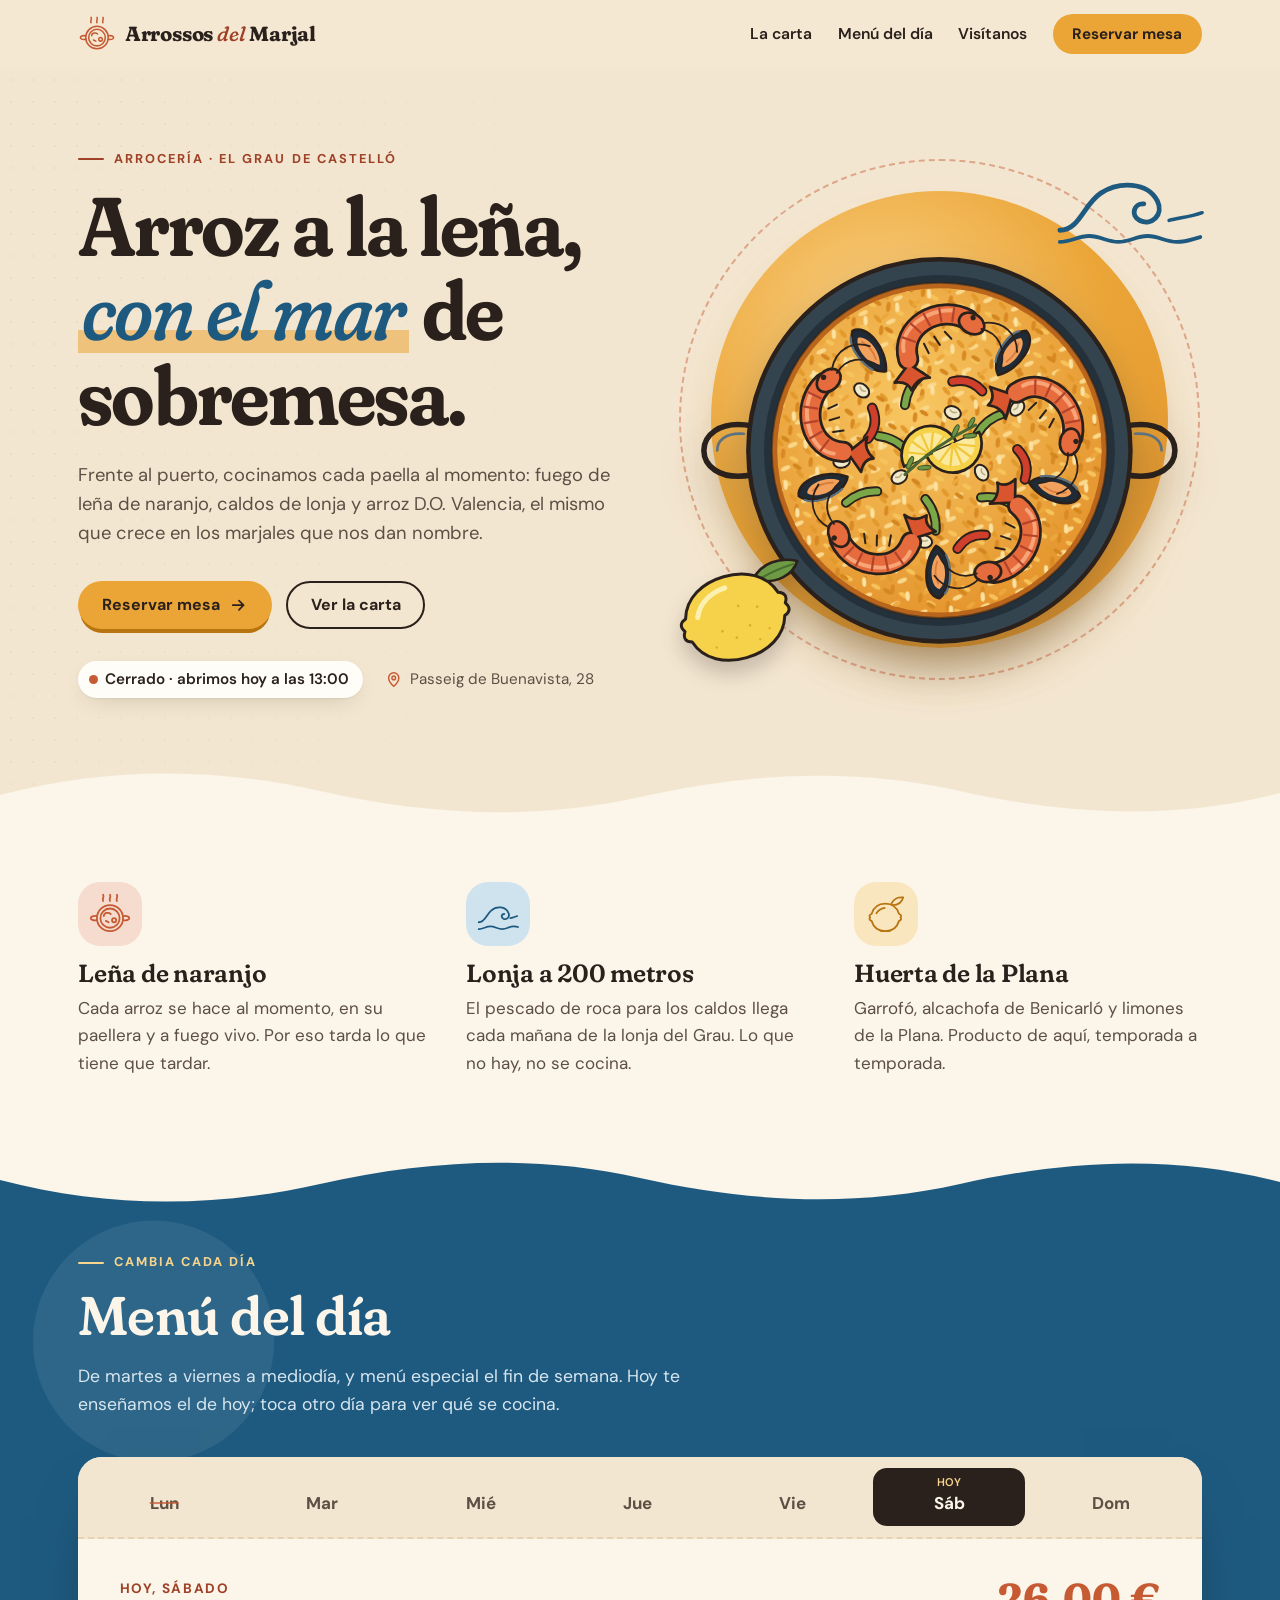
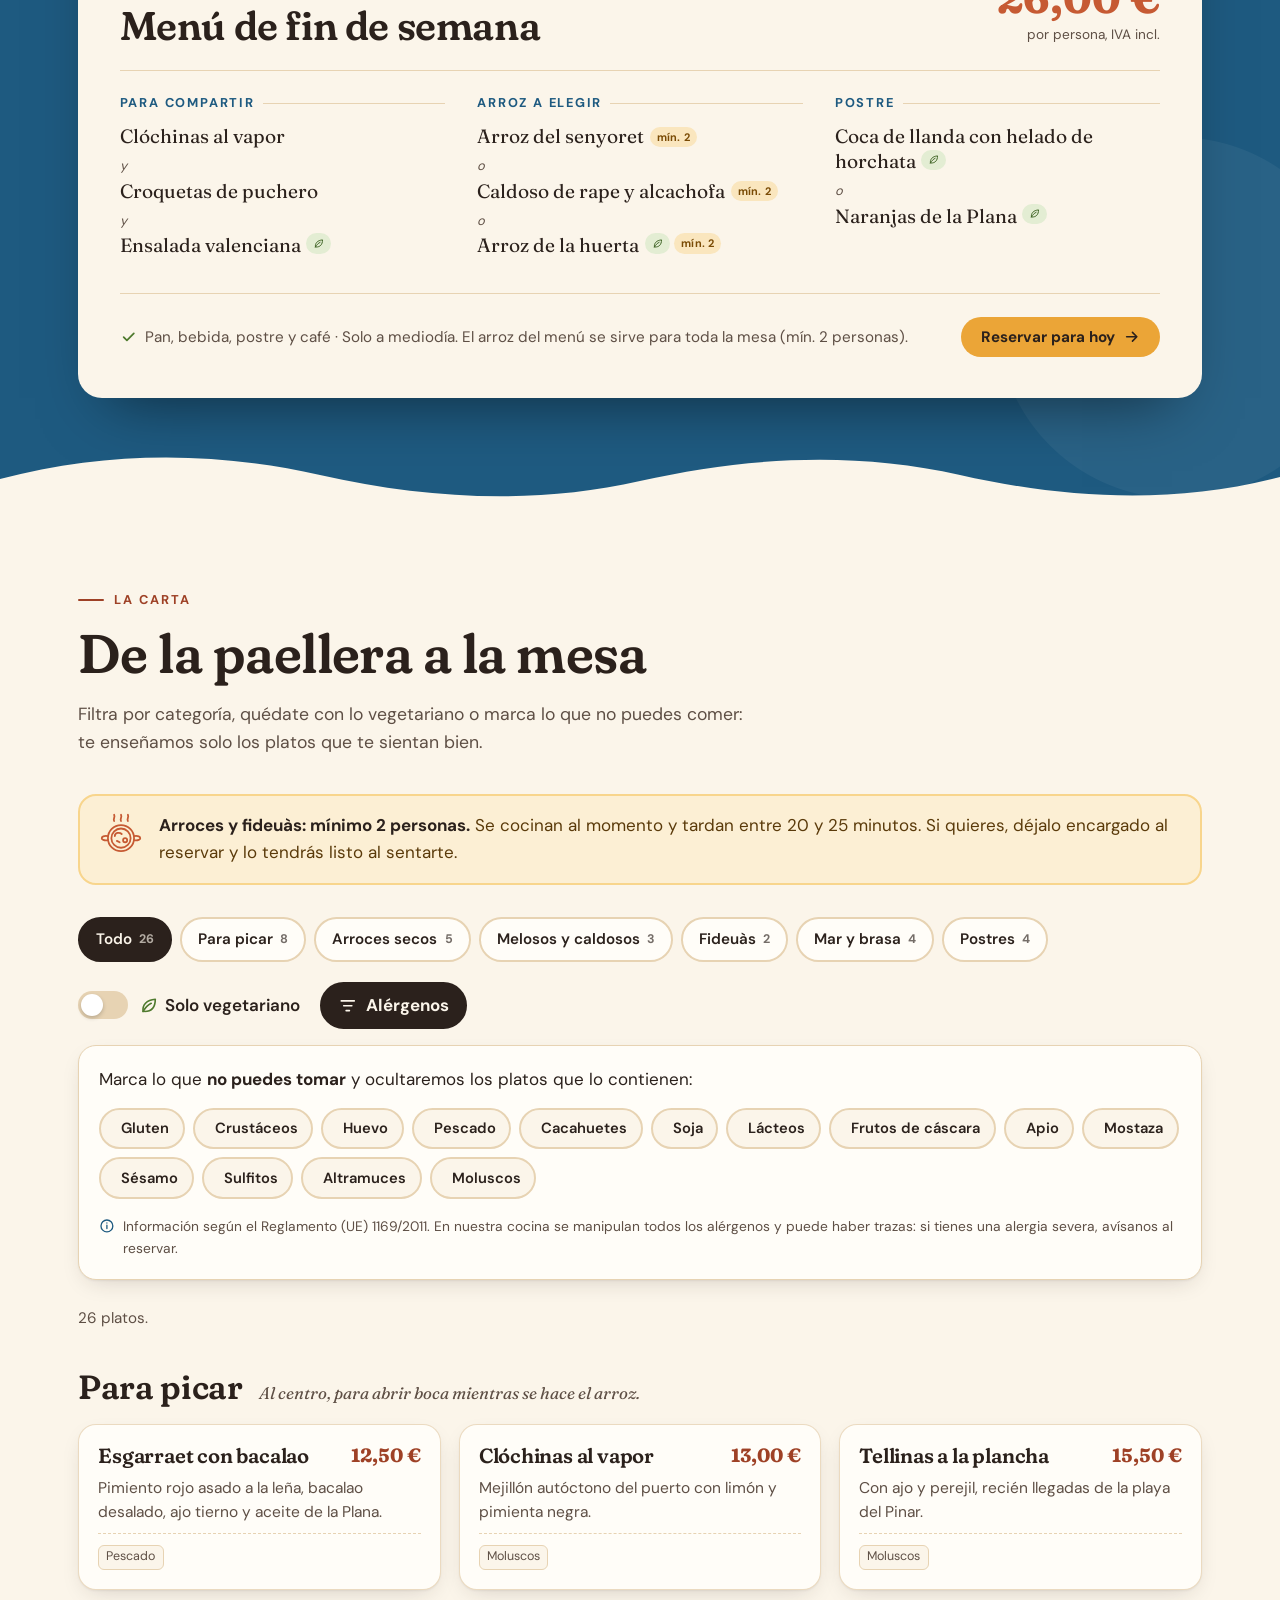
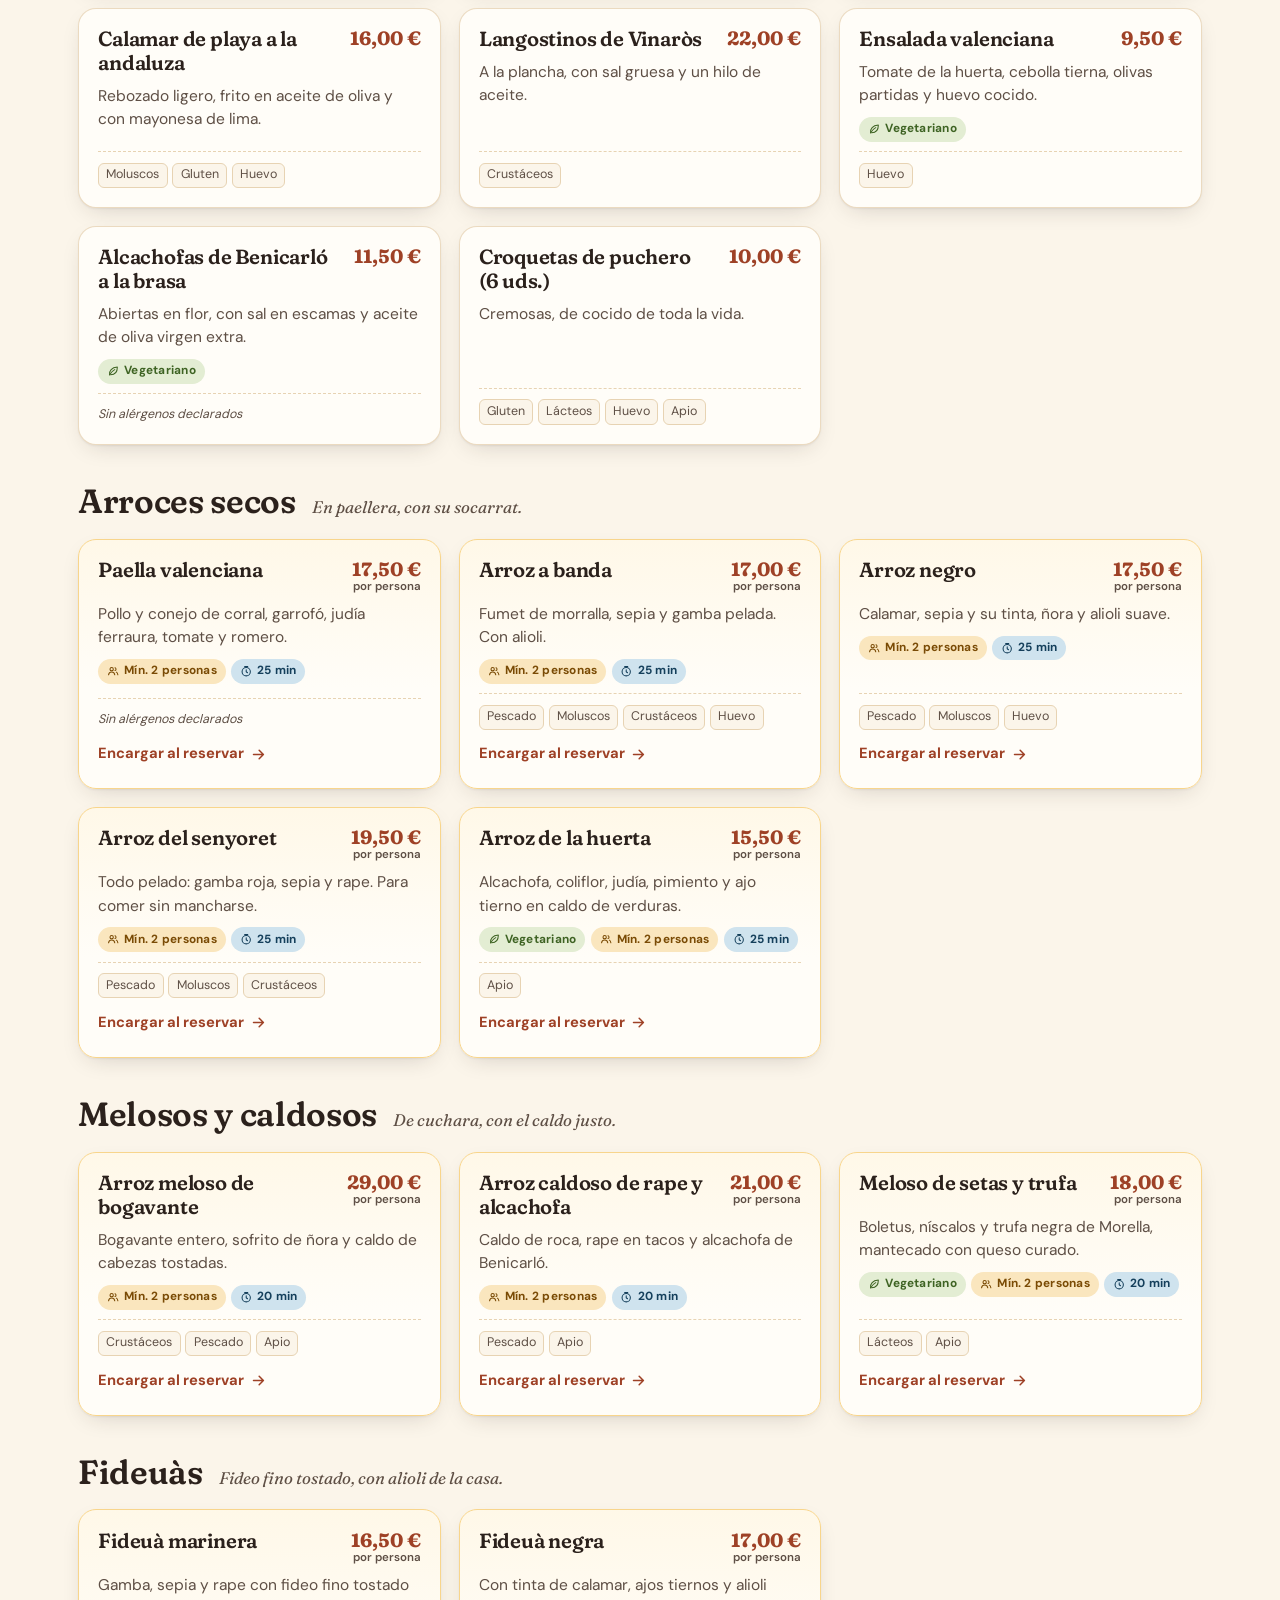
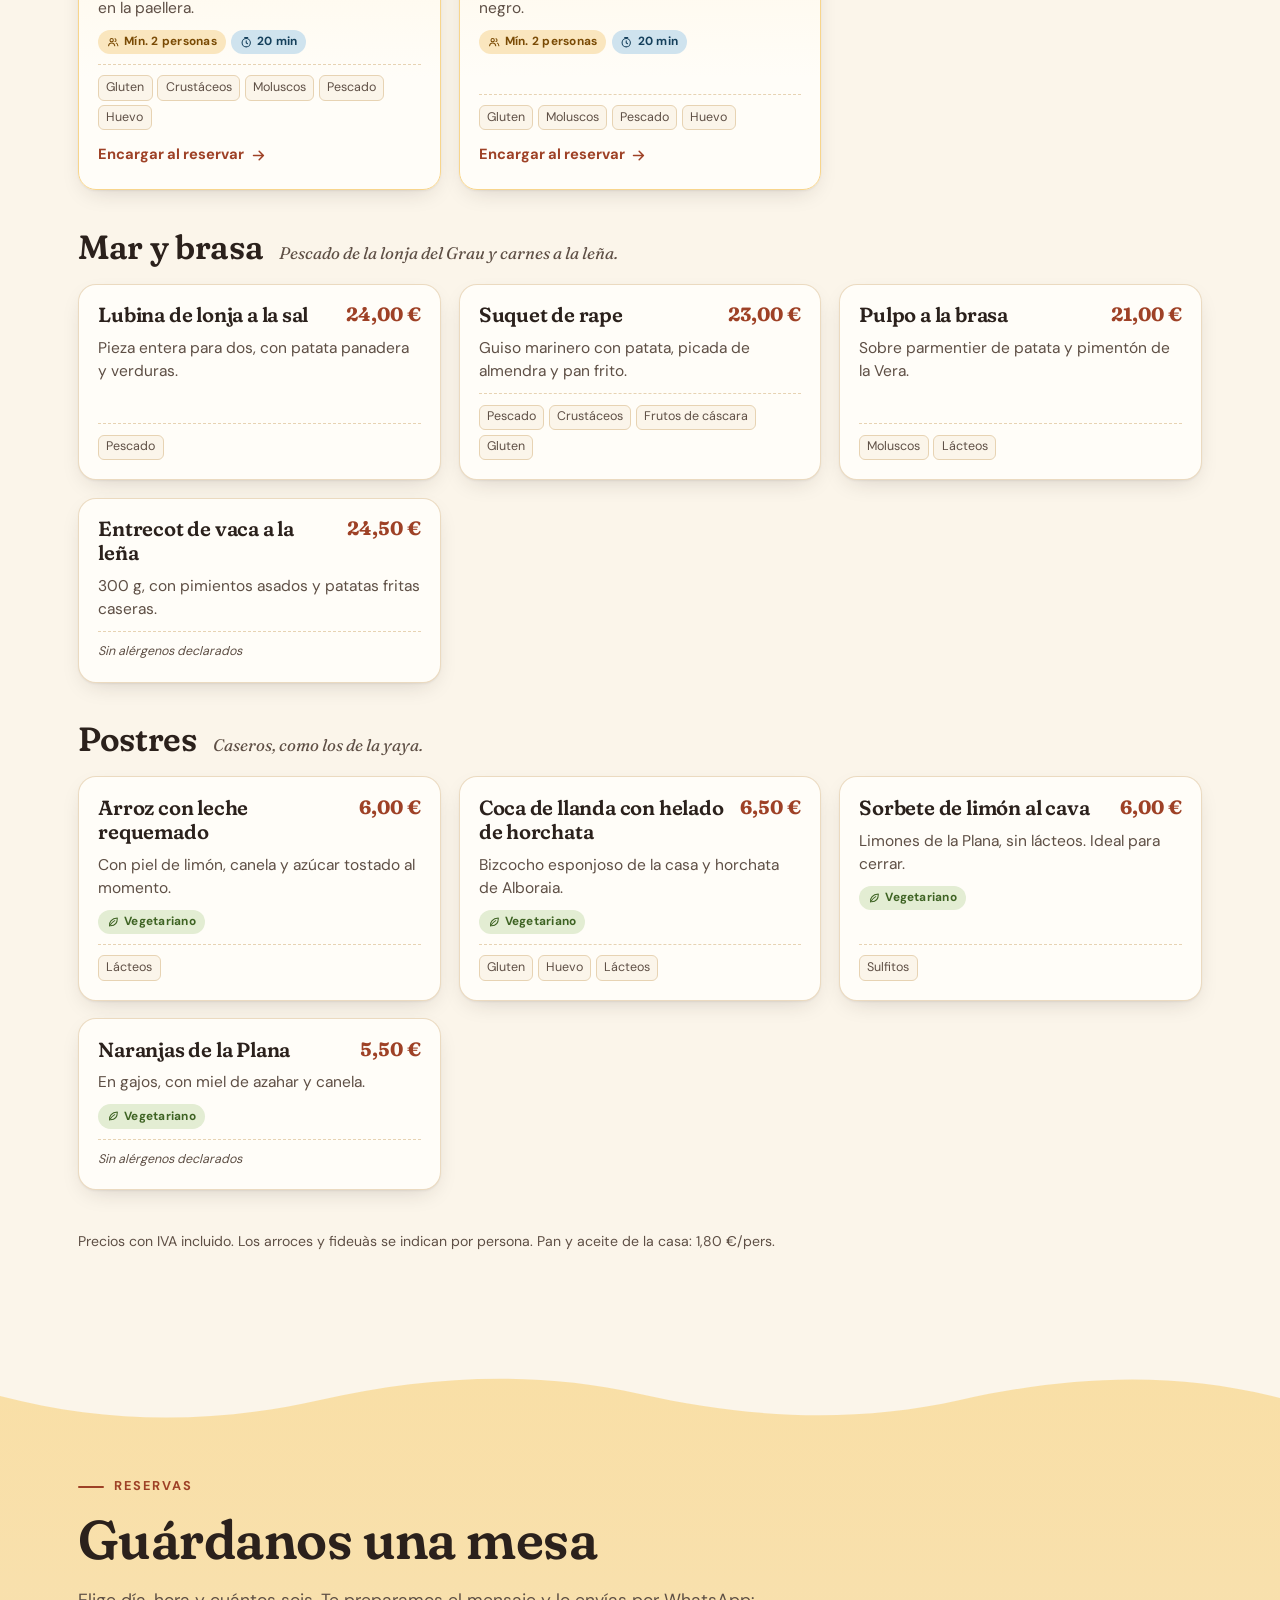
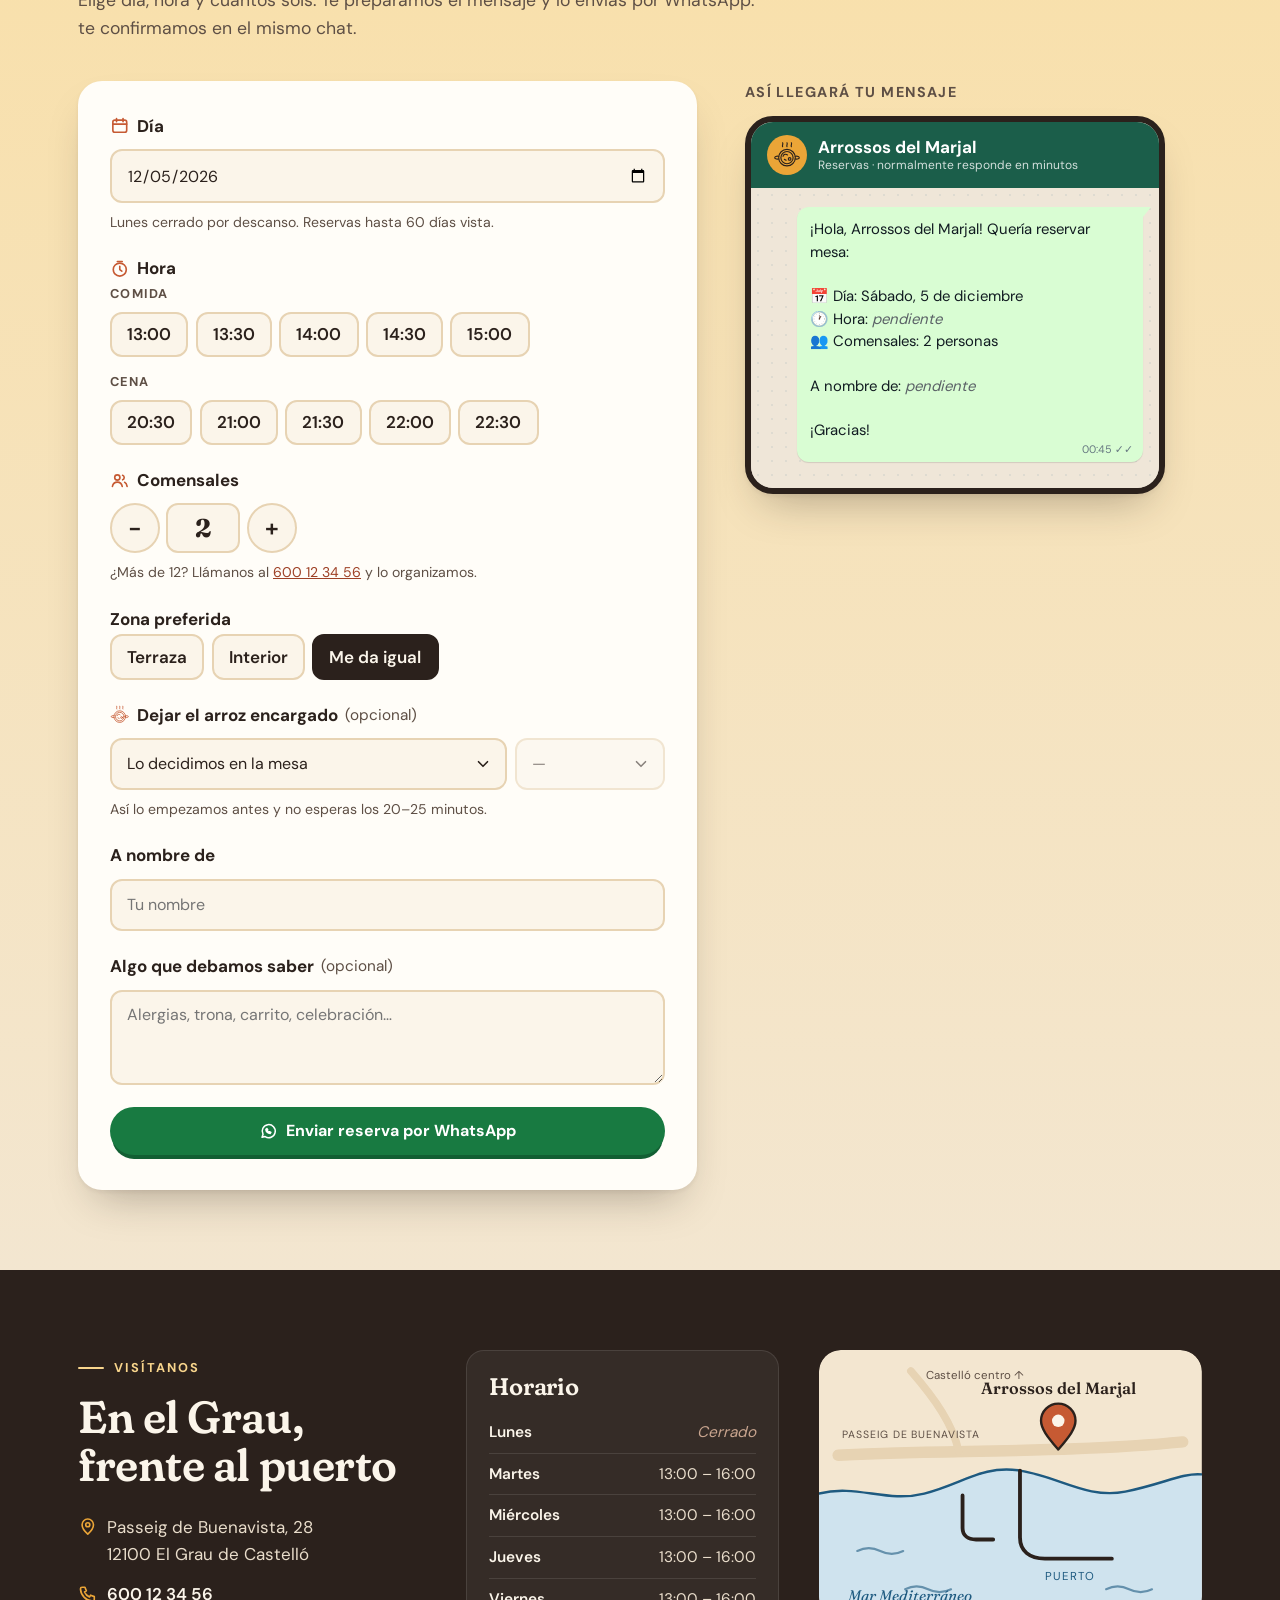
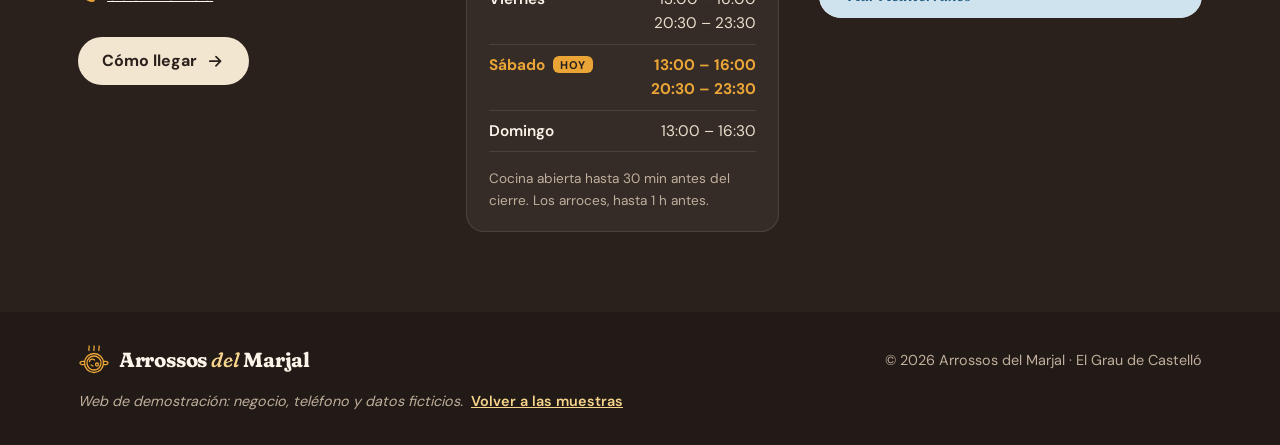
<file: site/muestras/restaurante/index.html>
<!doctype html>
<html lang="es">
<head>
  <meta charset="utf-8">
  <meta name="viewport" content="width=device-width, initial-scale=1">
  <title>Arrossos del Marjal · Arrocería en El Grau de Castelló</title>
  <meta name="description" content="Arrocería frente al puerto de El Grau de Castelló. Paellas a la leña de naranjo, arroces melosos y fideuàs, menú del día y reserva de mesa por WhatsApp.">
  <meta name="robots" content="noindex">
  <meta name="theme-color" content="#F3E6D0">
  <meta property="og:title" content="Arrossos del Marjal · Arrocería en El Grau de Castelló">
  <meta property="og:description" content="Paellas a la leña de naranjo frente al mar. Carta, menú del día y reservas por WhatsApp.">
  <meta property="og:type" content="website">
  <meta property="og:locale" content="es_ES">
  <link rel="icon" href="img/favicon.svg" type="image/svg+xml">
  <link rel="preload" href="fonts/fraunces-latin-normal.woff2" as="font" type="font/woff2" crossorigin>
  <link rel="preload" href="fonts/dmsans-latin.woff2" as="font" type="font/woff2" crossorigin>
  <link rel="stylesheet" href="css/styles.css">
  <script src="js/data.js" defer></script>
  <script src="js/app.js" defer></script>
</head>
<body>

  <!-- ===== Sprite de iconos (trazo propio) ===== -->
  <svg class="sprite" aria-hidden="true" focusable="false">
    <symbol id="i-paellera" viewBox="0 0 64 64">
      <g fill="none" stroke="currentColor" stroke-width="2.6" stroke-linecap="round" stroke-linejoin="round">
        <path d="M22 13c-2-3 2-5 0-9M32 13c-2-3 2-5 0-9M42 13c-2-3 2-5 0-9"/>
        <circle cx="32" cy="38" r="19"/>
        <circle cx="32" cy="38" r="14"/>
        <path d="M13 35c-6-1-9 1-9 3s3 4 9 3M51 35c6-1 9 1 9 3s-3 4-9 3"/>
        <path d="M23 35c0-5 7-6 10-3"/>
        <circle cx="38" cy="41" r="3"/>
        <path d="M26 42l4 2"/>
      </g>
    </symbol>
    <symbol id="i-limon" viewBox="0 0 64 64">
      <g fill="none" stroke="currentColor" stroke-width="2.6" stroke-linecap="round" stroke-linejoin="round">
        <path d="M9 37c-2-2-1-4 2-5 3-10 11-15 20-15s17 5 20 15c3 1 4 3 2 5 2 2 1 4-2 5-3 10-11 15-20 15s-17-5-20-15c-3-1-4-3-2-5z"/>
        <path d="M18 31c3-5 7-7 12-8"/>
        <path d="M40 17c3-7 10-10 17-9-2 7-8 11-15 11"/>
      </g>
    </symbol>
    <symbol id="i-ola" viewBox="0 0 64 64">
      <g fill="none" stroke="currentColor" stroke-width="2.6" stroke-linecap="round" stroke-linejoin="round">
        <path d="M4 44c9 0 11-11 18-17 8-7 21-6 25 3 3 6-2 11-7 9-4-2-3-7 1-7"/>
        <path d="M4 54c7 0 10-4 17-4s10 4 17 4 10-4 17-4c2 0 4 0 6 1"/>
        <path d="M50 38c3-1 6-1 10-3"/>
      </g>
    </symbol>
    <symbol id="i-reloj" viewBox="0 0 24 24">
      <g fill="none" stroke="currentColor" stroke-width="2" stroke-linecap="round" stroke-linejoin="round">
        <circle cx="12" cy="13" r="8"/><path d="M12 9v4l2.5 2M9 3h6"/>
      </g>
    </symbol>
    <symbol id="i-grupo" viewBox="0 0 24 24">
      <g fill="none" stroke="currentColor" stroke-width="2" stroke-linecap="round" stroke-linejoin="round">
        <circle cx="9" cy="8" r="3.2"/><path d="M3 19c.6-3.4 3-5.4 6-5.4s5.4 2 6 5.4"/>
        <path d="M15.5 5.2a3 3 0 0 1 0 5.6M18 13.8c1.6.7 2.6 2.4 3 5.2"/>
      </g>
    </symbol>
    <symbol id="i-hoja" viewBox="0 0 24 24">
      <g fill="none" stroke="currentColor" stroke-width="2" stroke-linecap="round" stroke-linejoin="round">
        <path d="M5 19C4 11 9 5 20 4c0 10-5 15-13 15"/><path d="M5 19c3-5 6-8 10-10"/>
      </g>
    </symbol>
    <symbol id="i-chat" viewBox="0 0 24 24">
      <g fill="none" stroke="currentColor" stroke-width="2" stroke-linecap="round" stroke-linejoin="round">
        <path d="M4 20l1.3-3.9A8.5 8.5 0 1 1 8 19z"/>
        <path d="M9 9.5c0 3 2.5 5.5 5.5 5.5l1-1.4-1.8-1-1 .8c-.9-.4-1.7-1.2-2.1-2.1l.8-1-1-1.8z"/>
      </g>
    </symbol>
    <symbol id="i-pin" viewBox="0 0 24 24">
      <g fill="none" stroke="currentColor" stroke-width="2" stroke-linecap="round" stroke-linejoin="round">
        <path d="M12 21s-7-6.2-7-11.5a7 7 0 0 1 14 0C19 14.8 12 21 12 21z"/><circle cx="12" cy="9.5" r="2.5"/>
      </g>
    </symbol>
    <symbol id="i-tel" viewBox="0 0 24 24">
      <path fill="none" stroke="currentColor" stroke-width="2" stroke-linecap="round" stroke-linejoin="round" d="M5 4h3.5l1.8 4.5-2.3 1.4a11 11 0 0 0 6.1 6.1l1.4-2.3L20 15.5V19a2 2 0 0 1-2 2A16 16 0 0 1 3 6a2 2 0 0 1 2-2z"/>
    </symbol>
    <symbol id="i-calendario" viewBox="0 0 24 24">
      <g fill="none" stroke="currentColor" stroke-width="2" stroke-linecap="round" stroke-linejoin="round">
        <rect x="3.5" y="5" width="17" height="15" rx="2.5"/><path d="M3.5 10h17M8 3v4M16 3v4"/>
      </g>
    </symbol>
    <symbol id="i-flecha" viewBox="0 0 24 24">
      <path fill="none" stroke="currentColor" stroke-width="2.2" stroke-linecap="round" stroke-linejoin="round" d="M5 12h14M13 6l6 6-6 6"/>
    </symbol>
    <symbol id="i-info" viewBox="0 0 24 24">
      <g fill="none" stroke="currentColor" stroke-width="2" stroke-linecap="round" stroke-linejoin="round">
        <circle cx="12" cy="12" r="9"/><path d="M12 11v5M12 7.6v.1"/>
      </g>
    </symbol>
    <symbol id="i-filtro" viewBox="0 0 24 24">
      <path fill="none" stroke="currentColor" stroke-width="2" stroke-linecap="round" stroke-linejoin="round" d="M4 6h16M7 12h10M10 18h4"/>
    </symbol>
    <symbol id="i-cerrar" viewBox="0 0 24 24">
      <path fill="none" stroke="currentColor" stroke-width="2.2" stroke-linecap="round" d="M6 6l12 12M18 6L6 18"/>
    </symbol>
    <symbol id="i-check" viewBox="0 0 24 24">
      <path fill="none" stroke="currentColor" stroke-width="2.4" stroke-linecap="round" stroke-linejoin="round" d="M5 12.5l4.5 4.5L19 7.5"/>
    </symbol>
  </svg>

  <a class="saltar" href="#principal">Saltar al contenido</a>

  <!-- ===== Cabecera ===== -->
  <header class="cabecera" id="cabecera">
    <div class="contenedor cabecera__fila">
      <a class="marca" href="#inicio" aria-label="Arrossos del Marjal, ir al inicio">
        <svg class="marca__icono" aria-hidden="true"><use href="#i-paellera"/></svg>
        <span class="marca__texto">Arrossos <em>del</em> Marjal</span>
      </a>
      <button class="nav-boton" id="navBoton" aria-expanded="false" aria-controls="nav" aria-label="Abrir menú">
        <span></span><span></span><span></span>
      </button>
      <nav class="nav" id="nav" aria-label="Principal">
        <ul>
          <li><a href="#carta">La carta</a></li>
          <li><a href="#menu-dia">Menú del día</a></li>
          <li><a href="#visitanos">Visítanos</a></li>
          <li><a class="boton boton--azafran boton--peq" href="#reservar">Reservar mesa</a></li>
        </ul>
      </nav>
    </div>
  </header>

  <main id="principal">

    <!-- ===== Hero ===== -->
    <section class="hero" id="inicio">
      <div class="contenedor hero__rejilla">
        <div class="hero__texto">
          <p class="antetitulo">Arrocería · El Grau de Castelló</p>
          <h1 class="hero__titulo">Arroz a la leña, <em>con el mar</em> de sobremesa.</h1>
          <p class="hero__entrada">Frente al puerto, cocinamos cada paella al momento: fuego de leña de naranjo, caldos de lonja y arroz D.O. Valencia, el mismo que crece en los marjales que nos dan nombre.</p>
          <div class="hero__acciones">
            <a class="boton boton--azafran" href="#reservar">
              Reservar mesa
              <svg class="icono" aria-hidden="true"><use href="#i-flecha"/></svg>
            </a>
            <a class="boton boton--contorno" href="#carta">Ver la carta</a>
          </div>
          <ul class="hero__datos">
            <li class="estado" id="estado" aria-live="polite"><span class="estado__punto"></span><span class="estado__texto">Consultando horario…</span></li>
            <li><svg class="icono" aria-hidden="true"><use href="#i-pin"/></svg>Passeig de Buenavista, 28</li>
          </ul>
        </div>

        <div class="hero__arte" aria-hidden="true">
          <div class="hero__sol"></div>
          <svg class="hero__paella" viewBox="0 0 440 440" focusable="false">
            <defs>
              <pattern id="granos-a" width="26" height="22" patternUnits="userSpaceOnUse" patternTransform="rotate(17)">
                <ellipse cx="5" cy="5" rx="4.6" ry="2" fill="#E39A2C" transform="rotate(30 5 5)"/>
                <ellipse cx="17" cy="4" rx="4.6" ry="2" fill="#FAD789" transform="rotate(-40 17 4)"/>
                <ellipse cx="11" cy="14" rx="4.6" ry="2" fill="#D98A22" transform="rotate(80 11 14)"/>
                <ellipse cx="22" cy="16" rx="4.6" ry="2" fill="#F6C35A" transform="rotate(10 22 16)"/>
              </pattern>
              <pattern id="granos-b" width="31" height="27" patternUnits="userSpaceOnUse" patternTransform="rotate(-23)">
                <ellipse cx="8" cy="20" rx="4.4" ry="1.9" fill="#FCE2A0" transform="rotate(-70 8 20)"/>
                <ellipse cx="24" cy="9" rx="4.4" ry="1.9" fill="#D4861F" transform="rotate(55 24 9)"/>
                <ellipse cx="26" cy="23" rx="4.4" ry="1.9" fill="#ECA83D" transform="rotate(-15 26 23)"/>
              </pattern>
              <radialGradient id="arroz-luz" cx="42%" cy="36%" r="70%">
                <stop offset="0" stop-color="#F8C863"/>
                <stop offset="1" stop-color="#E4922B"/>
              </radialGradient>
              <g id="gamba">
                <path d="M-30 12C-34-18 4-34 28-16" fill="none" stroke="#2B211C" stroke-width="20" stroke-linecap="round"/>
                <path d="M-30 16L-45 31Q-33 31-31 40Q-24 29-13 31Z" fill="#D9552E" stroke="#2B211C" stroke-width="2.4" stroke-linejoin="round"/>
                <path d="M-30 12C-34-18 4-34 28-16" fill="none" stroke="#E66B3D" stroke-width="15" stroke-linecap="round"/>
                <path d="M-33 4C-35-16-6-31 16-26" fill="none" stroke="#F7A577" stroke-width="3.5" stroke-linecap="round"/>
                <path d="M-32.5-8.3L-21.8-2.8M-23.3-19.7L-15.6-10.4M-10.6-26.8L-6.5-15.6M4-29.6L4.3-17.6M17.3-27.9L14-16.3" stroke="#B4432A" stroke-width="2" stroke-linecap="round"/>
                <path d="M-14 0l3 9M-4-5l4 8M6-8l5 7" stroke="#2B211C" stroke-width="1.8" stroke-linecap="round"/>
                <ellipse cx="31" cy="-12" rx="12" ry="9" transform="rotate(37 31 -12)" fill="#E66B3D" stroke="#2B211C" stroke-width="2.4"/>
                <circle cx="33" cy="-17" r="2.4" fill="#2B211C"/>
                <path d="M39-6C54 0 58 14 52 30M41-11C60-11 70 3 68 19" fill="none" stroke="#2B211C" stroke-width="1.6" stroke-linecap="round"/>
              </g>
              <g id="mejillon">
                <path d="M-23 0C-21-14 8-16 24-3C17 11-12 14-23 0Z" fill="#1F2B36" stroke="#2B211C" stroke-width="2.4" stroke-linejoin="round"/>
                <path d="M-15 0C-13-8 6-10 16-2C11 6-8 8-15 0Z" fill="#F3A25E"/>
                <path d="M-10-1C-4-4 4-4 10-2" fill="none" stroke="#D97C3B" stroke-width="1.6" stroke-linecap="round"/>
                <path d="M-19 5C-12 11 6 11 16 6" fill="none" stroke="#5B7182" stroke-width="2" stroke-linecap="round"/>
              </g>
              <g id="gajo">
                <path d="M-26 0A26 26 0 0 1 26 0Z" fill="#F6D24A" stroke="#2B211C" stroke-width="2.5" stroke-linejoin="round"/>
                <path d="M-20 0A20 20 0 0 1 20 0Z" fill="#FBEA9E"/>
                <path d="M0 0L-17.3-10M0 0L-10-17.3M0 0V-20M0 0L10-17.3M0 0L17.3-10" stroke="#F1C83A" stroke-width="2" stroke-linecap="round"/>
              </g>
              <g id="judia">
                <path d="M-15 0Q0-6 15 0" fill="none" stroke="#2B211C" stroke-width="9" stroke-linecap="round"/>
                <path d="M-15 0Q0-6 15 0" fill="none" stroke="#7AA748" stroke-width="5.5" stroke-linecap="round"/>
              </g>
              <g id="garrofo">
                <ellipse rx="7.5" ry="5.6" fill="#F1E9C9" stroke="#2B211C" stroke-width="1.8"/>
                <path d="M-3-1.5Q0 1 3-1.5" fill="none" stroke="#B9AE80" stroke-width="1.4" stroke-linecap="round"/>
              </g>
              <g id="pimiento">
                <path d="M-14 3Q0-6 14 2" fill="none" stroke="#2B211C" stroke-width="9.5" stroke-linecap="round"/>
                <path d="M-14 3Q0-6 14 2" fill="none" stroke="#CF3F2C" stroke-width="6" stroke-linecap="round"/>
              </g>
            </defs>

            <!-- asas -->
            <g fill="none" stroke="#2B211C" stroke-width="5" stroke-linecap="round">
              <path d="M52 198C20 192 8 208 8 220s12 28 44 22"/>
              <path d="M388 198c32-6 44 10 44 22s-12 28-44 22"/>
            </g>
            <g fill="none" stroke="#5D7280" stroke-width="2.4" stroke-linecap="round">
              <path d="M44 205c-18-1-24 7-24 15"/>
              <path d="M396 205c18-1 24 7 24 15"/>
            </g>
            <!-- paellera -->
            <circle cx="220" cy="220" r="172" fill="#34444F"/>
            <path d="M84 150A156 156 0 0 1 150 84" fill="none" stroke="#7D93A2" stroke-width="5" stroke-linecap="round"/>
            <circle cx="220" cy="220" r="158" fill="#24313B"/>
            <circle cx="220" cy="220" r="151" fill="#B9661C"/>
            <circle cx="220" cy="220" r="146" fill="url(#arroz-luz)"/>
            <circle cx="220" cy="220" r="146" fill="url(#granos-a)"/>
            <circle cx="220" cy="220" r="146" fill="url(#granos-b)"/>
            <circle cx="220" cy="220" r="172" fill="none" stroke="#2B211C" stroke-width="4"/>
            <circle cx="220" cy="220" r="151" fill="none" stroke="#2B211C" stroke-width="2" opacity=".55"/>

            <!-- verduras -->
            <use href="#judia" transform="translate(178 214) rotate(28)"/>
            <use href="#judia" transform="translate(266 196) rotate(-38)"/>
            <use href="#judia" transform="translate(212 278) rotate(72)"/>
            <use href="#judia" transform="translate(272 266) rotate(14)"/>
            <use href="#judia" transform="translate(196 166) rotate(-62)"/>
            <use href="#judia" transform="translate(150 262) rotate(-20)"/>
            <use href="#pimiento" transform="translate(246 160) rotate(20)"/>
            <use href="#pimiento" transform="translate(160 196) rotate(100)"/>
            <use href="#pimiento" transform="translate(248 300) rotate(-24)"/>
            <use href="#pimiento" transform="translate(296 232) rotate(78)"/>
            <use href="#garrofo" transform="translate(232 186) rotate(20)"/>
            <use href="#garrofo" transform="translate(184 244) rotate(-30)"/>
            <use href="#garrofo" transform="translate(258 240) rotate(60)"/>
            <use href="#garrofo" transform="translate(206 302) rotate(10)"/>
            <use href="#garrofo" transform="translate(290 182) rotate(-50)"/>
            <use href="#garrofo" transform="translate(150 166) rotate(40)"/>
            <use href="#garrofo" transform="translate(132 230) rotate(-10)"/>

            <!-- mejillones -->
            <use href="#mejillon" transform="rotate(36 220 220) translate(220 110) rotate(90)"/>
            <use href="#mejillon" transform="rotate(108 220 220) translate(220 110) rotate(90)"/>
            <use href="#mejillon" transform="rotate(180 220 220) translate(220 110) rotate(90)"/>
            <use href="#mejillon" transform="rotate(252 220 220) translate(220 110) rotate(90)"/>
            <use href="#mejillon" transform="rotate(324 220 220) translate(220 110) rotate(90)"/>

            <!-- gambas -->
            <use href="#gamba" transform="rotate(0 220 220) translate(220 122) rotate(-8)"/>
            <use href="#gamba" transform="rotate(72 220 220) translate(220 122) rotate(-8)"/>
            <use href="#gamba" transform="rotate(144 220 220) translate(220 122) rotate(-8)"/>
            <use href="#gamba" transform="rotate(216 220 220) translate(220 122) rotate(-8)"/>
            <use href="#gamba" transform="rotate(288 220 220) translate(220 122) rotate(-8)"/>

            <!-- limón al centro -->
            <use href="#gajo" transform="translate(212 224) rotate(-24)"/>
            <use href="#gajo" transform="translate(232 214) rotate(156)"/>
            <!-- romero -->
            <g transform="translate(220 220) rotate(-35)">
              <path d="M-38 0C-14-4 14-4 40 0" fill="none" stroke="#4A6631" stroke-width="2.6" stroke-linecap="round"/>
              <g fill="#6E9446" stroke="#3F5A29" stroke-width="1">
                <ellipse cx="-28" cy="-6" rx="6" ry="2" transform="rotate(-30 -28 -6)"/>
                <ellipse cx="-20" cy="5" rx="6" ry="2" transform="rotate(30 -20 5)"/>
                <ellipse cx="22" cy="-6" rx="6" ry="2" transform="rotate(-30 22 -6)"/>
                <ellipse cx="30" cy="5" rx="6" ry="2" transform="rotate(30 30 5)"/>
                <ellipse cx="38" cy="-4" rx="5" ry="1.8" transform="rotate(-25 38 -4)"/>
              </g>
            </g>
          </svg>

          <svg class="hero__limon" viewBox="0 0 140 120" focusable="false">
            <path d="M84 30C92 14 110 8 128 12c-5 15-21 22-38 20" fill="#6E9A45" stroke="#2B211C" stroke-width="2.6" stroke-linejoin="round"/>
            <path d="M90 30c12-7 24-12 34-15" fill="none" stroke="#4A6E2E" stroke-width="2" stroke-linecap="round"/>
            <g transform="rotate(-16 66 68)">
              <path d="M14 68c-4-6-2-10 4-12 6-20 26-30 48-30s42 10 48 30c6 2 8 6 4 12 4 6 2 10-4 12-6 20-26 30-48 30S24 100 18 80c-6-2-8-6-4-12z" fill="#F6D24A" stroke="#2B211C" stroke-width="3" stroke-linejoin="round"/>
              <path d="M30 58c6-14 20-20 34-21" fill="none" stroke="#FCF0B0" stroke-width="5" stroke-linecap="round"/>
              <g fill="#DDAE27">
                <circle cx="50" cy="78" r="1.4"/><circle cx="62" cy="88" r="1.4"/><circle cx="78" cy="80" r="1.4"/>
                <circle cx="90" cy="64" r="1.4"/><circle cx="72" cy="58" r="1.4"/><circle cx="40" cy="92" r="1.2"/>
                <circle cx="96" cy="88" r="1.2"/><circle cx="84" cy="96" r="1.2"/>
              </g>
            </g>
          </svg>

          <svg class="hero__ola" viewBox="0 0 160 90" focusable="false">
            <path d="M6 72c20 0 24-26 42-38 18-12 48-12 58 8 7 14-6 26-18 20-10-5-6-18 4-17" fill="none" stroke="#1E5A80" stroke-width="5" stroke-linecap="round" stroke-linejoin="round"/>
            <path d="M6 84c12 0 18-6 30-6s18 6 30 6 18-6 30-6 18 6 30 6c10 0 16-3 24-5" fill="none" stroke="#1E5A80" stroke-width="4" stroke-linecap="round"/>
            <path d="M118 62c10-3 20-3 34-8" fill="none" stroke="#1E5A80" stroke-width="3.5" stroke-linecap="round"/>
          </svg>
        </div>
      </div>
      <svg class="separador separador--abajo" viewBox="0 0 1440 70" preserveAspectRatio="none" aria-hidden="true" focusable="false">
        <path d="M0 38C120 10 240 10 360 34s240 30 360 6 240-30 360-6 240 30 360 2V70H0z"/>
      </svg>
    </section>

    <!-- ===== La casa ===== -->
    <section class="casa" aria-labelledby="casa-titulo">
      <div class="contenedor">
        <h2 class="visualmente-oculto" id="casa-titulo">La casa</h2>
        <ul class="casa__lista">
          <li class="casa__item">
            <svg class="casa__icono casa__icono--terracota" aria-hidden="true"><use href="#i-paellera"/></svg>
            <h3>Leña de naranjo</h3>
            <p>Cada arroz se hace al momento, en su paellera y a fuego vivo. Por eso tarda lo que tiene que tardar.</p>
          </li>
          <li class="casa__item">
            <svg class="casa__icono casa__icono--mar" aria-hidden="true"><use href="#i-ola"/></svg>
            <h3>Lonja a 200 metros</h3>
            <p>El pescado de roca para los caldos llega cada mañana de la lonja del Grau. Lo que no hay, no se cocina.</p>
          </li>
          <li class="casa__item">
            <svg class="casa__icono casa__icono--azafran" aria-hidden="true"><use href="#i-limon"/></svg>
            <h3>Huerta de la Plana</h3>
            <p>Garrofó, alcachofa de Benicarló y limones de la Plana. Producto de aquí, temporada a temporada.</p>
          </li>
        </ul>
      </div>
    </section>

    <!-- ===== Menú del día ===== -->
    <section class="menu-dia" id="menu-dia" aria-labelledby="menu-titulo">
      <svg class="separador separador--arriba" viewBox="0 0 1440 70" preserveAspectRatio="none" aria-hidden="true" focusable="false">
        <path d="M0 32C120 60 240 60 360 36s240-30 360-6 240 30 360 6 240-30 360-2V0H0z"/>
      </svg>
      <div class="contenedor">
        <header class="seccion__cabecera">
          <p class="antetitulo antetitulo--claro">Cambia cada día</p>
          <h2 class="seccion__titulo" id="menu-titulo">Menú del día</h2>
          <p class="seccion__entrada">De martes a viernes a mediodía, y menú especial el fin de semana. Hoy te enseñamos el de hoy; toca otro día para ver qué se cocina.</p>
        </header>

        <div class="menu-dia__caja">
          <div class="dias" role="tablist" aria-label="Día de la semana" id="dias"></div>
          <div class="menu-dia__panel" id="menuPanel" role="tabpanel" tabindex="0"></div>
        </div>
      </div>
      <svg class="separador separador--abajo separador--arena" viewBox="0 0 1440 70" preserveAspectRatio="none" aria-hidden="true" focusable="false">
        <path d="M0 38C120 10 240 10 360 34s240 30 360 6 240-30 360-6 240 30 360 2V70H0z"/>
      </svg>
    </section>

    <!-- ===== Carta ===== -->
    <section class="carta" id="carta" aria-labelledby="carta-titulo">
      <div class="contenedor">
        <header class="seccion__cabecera">
          <p class="antetitulo">La carta</p>
          <h2 class="seccion__titulo" id="carta-titulo">De la paellera a la mesa</h2>
          <p class="seccion__entrada">Filtra por categoría, quédate con lo vegetariano o marca lo que no puedes comer: te enseñamos solo los platos que te sientan bien.</p>
        </header>

        <div class="aviso-arroz" role="note">
          <svg class="aviso-arroz__icono" aria-hidden="true"><use href="#i-paellera"/></svg>
          <p><strong>Arroces y fideuàs: mínimo 2 personas.</strong> Se cocinan al momento y tardan entre 20 y 25 minutos. Si quieres, déjalo encargado al reservar y lo tendrás listo al sentarte.</p>
        </div>

        <div class="filtros">
          <div class="categorias" role="group" aria-label="Categorías" id="categorias"></div>

          <div class="filtros__fila">
            <label class="interruptor">
              <input type="checkbox" id="soloVeg">
              <span class="interruptor__pista" aria-hidden="true"></span>
              <span class="interruptor__texto"><svg class="icono" aria-hidden="true"><use href="#i-hoja"/></svg>Solo vegetariano</span>
            </label>

            <button type="button" class="boton-alergenos" id="botonAlergenos" aria-expanded="false" aria-controls="panelAlergenos">
              <svg class="icono" aria-hidden="true"><use href="#i-filtro"/></svg>
              Alérgenos
              <span class="contador" id="contadorAlergenos" hidden>0</span>
            </button>
          </div>

          <div class="panel-alergenos" id="panelAlergenos" hidden>
            <p class="panel-alergenos__titulo">Marca lo que <strong>no puedes tomar</strong> y ocultaremos los platos que lo contienen:</p>
            <div class="alergenos-opciones" id="alergenosOpciones" role="group" aria-label="Alérgenos a evitar"></div>
            <p class="panel-alergenos__nota">
              <svg class="icono" aria-hidden="true"><use href="#i-info"/></svg>
              Información según el Reglamento (UE) 1169/2011. En nuestra cocina se manipulan todos los alérgenos y puede haber trazas: si tienes una alergia severa, avísanos al reservar.
            </p>
          </div>
        </div>

        <div class="carta__estado" aria-live="polite">
          <p id="resumenCarta"></p>
          <button type="button" class="enlace-boton" id="limpiarFiltros" hidden>Quitar filtros</button>
        </div>

        <div class="carta__listado" id="cartaListado"></div>

        <p class="carta__pie">Precios con IVA incluido. Los arroces y fideuàs se indican por persona. Pan y aceite de la casa: 1,80 €/pers.</p>
      </div>
    </section>

    <!-- ===== Reserva ===== -->
    <section class="reserva" id="reservar" aria-labelledby="reserva-titulo">
      <svg class="separador separador--arriba separador--azafran" viewBox="0 0 1440 70" preserveAspectRatio="none" aria-hidden="true" focusable="false">
        <path d="M0 32C120 60 240 60 360 36s240-30 360-6 240 30 360 6 240-30 360-2V0H0z"/>
      </svg>
      <div class="contenedor">
        <header class="seccion__cabecera">
          <p class="antetitulo">Reservas</p>
          <h2 class="seccion__titulo" id="reserva-titulo">Guárdanos una mesa</h2>
          <p class="seccion__entrada">Elige día, hora y cuántos sois. Te preparamos el mensaje y lo envías por WhatsApp: te confirmamos en el mismo chat.</p>
        </header>

        <div class="reserva__rejilla">
          <form class="formulario" id="formReserva" novalidate>
            <div class="campo">
              <label for="fecha"><svg class="icono" aria-hidden="true"><use href="#i-calendario"/></svg>Día</label>
              <input type="date" id="fecha" name="fecha" required aria-describedby="fechaAyuda fechaError">
              <p class="campo__ayuda" id="fechaAyuda">Lunes cerrado por descanso. Reservas hasta 60 días vista.</p>
              <p class="campo__error" id="fechaError" role="alert"></p>
            </div>

            <fieldset class="campo">
              <legend><svg class="icono" aria-hidden="true"><use href="#i-reloj"/></svg>Hora</legend>
              <div class="horas" id="horas"></div>
              <p class="campo__error" id="horaError" role="alert"></p>
            </fieldset>

            <div class="campo">
              <span class="campo__etiqueta" id="comensalesEtiqueta"><svg class="icono" aria-hidden="true"><use href="#i-grupo"/></svg>Comensales</span>
              <div class="contador-personas" role="group" aria-labelledby="comensalesEtiqueta">
                <button type="button" class="contador-personas__boton" id="menos" aria-label="Quitar un comensal">−</button>
                <input type="number" id="comensales" name="comensales" min="1" max="12" value="2" inputmode="numeric" aria-labelledby="comensalesEtiqueta">
                <button type="button" class="contador-personas__boton" id="mas" aria-label="Añadir un comensal">+</button>
              </div>
              <p class="campo__ayuda" id="comensalesAyuda">¿Más de 12? Llámanos al <a href="tel:+34600123456">600 12 34 56</a> y lo organizamos.</p>
            </div>

            <fieldset class="campo">
              <legend>Zona preferida</legend>
              <div class="pildoras">
                <label class="pildora"><input type="radio" name="zona" value="Terraza"><span>Terraza</span></label>
                <label class="pildora"><input type="radio" name="zona" value="Interior"><span>Interior</span></label>
                <label class="pildora"><input type="radio" name="zona" value="" checked><span>Me da igual</span></label>
              </div>
            </fieldset>

            <div class="campo campo--arroz">
              <label for="arroz"><svg class="icono" aria-hidden="true"><use href="#i-paellera"/></svg>Dejar el arroz encargado <span class="opcional">(opcional)</span></label>
              <div class="arroz-encargo">
                <select id="arroz" name="arroz"></select>
                <select id="raciones" name="raciones" aria-label="Raciones de arroz"></select>
              </div>
              <p class="campo__ayuda" id="arrozAyuda">Así lo empezamos antes y no esperas los 20–25 minutos.</p>
            </div>

            <div class="campo">
              <label for="nombre">A nombre de</label>
              <input type="text" id="nombre" name="nombre" autocomplete="name" maxlength="60" required aria-describedby="nombreError" placeholder="Tu nombre">
              <p class="campo__error" id="nombreError" role="alert"></p>
            </div>

            <div class="campo">
              <label for="notas">Algo que debamos saber <span class="opcional">(opcional)</span></label>
              <textarea id="notas" name="notas" rows="3" maxlength="240" placeholder="Alergias, trona, carrito, celebración…"></textarea>
            </div>

            <button type="submit" class="boton boton--whatsapp boton--ancho">
              <svg class="icono" aria-hidden="true"><use href="#i-chat"/></svg>
              Enviar reserva por WhatsApp
            </button>
            <p class="formulario__ok" id="reservaOk" role="status" hidden></p>
          </form>

          <aside class="vista-previa" aria-labelledby="vistaTitulo">
            <p class="vista-previa__titulo" id="vistaTitulo">Así llegará tu mensaje</p>
            <div class="movil">
              <div class="movil__barra">
                <span class="movil__avatar" aria-hidden="true"><svg><use href="#i-paellera"/></svg></span>
                <span>
                  <strong>Arrossos del Marjal</strong>
                  <small>Reservas · normalmente responde en minutos</small>
                </span>
              </div>
              <div class="movil__chat">
                <p class="burbuja" id="burbuja"></p>
              </div>
            </div>
          </aside>
        </div>
      </div>
    </section>

    <!-- ===== Visítanos ===== -->
    <section class="visitanos" id="visitanos" aria-labelledby="visita-titulo">
      <div class="contenedor visitanos__rejilla">
        <div>
          <p class="antetitulo antetitulo--claro">Visítanos</p>
          <h2 class="seccion__titulo" id="visita-titulo">En el Grau, frente al puerto</h2>
          <address class="visitanos__direccion">
            <p><svg class="icono" aria-hidden="true"><use href="#i-pin"/></svg>Passeig de Buenavista, 28<br>12100 El Grau de Castelló</p>
            <p><svg class="icono" aria-hidden="true"><use href="#i-tel"/></svg><a href="tel:+34600123456">600 12 34 56</a></p>
          </address>
          <a class="boton boton--arena" href="https://www.google.com/maps/search/?api=1&amp;query=Passeig+de+Buenavista+El+Grau+de+Castell%C3%B3" target="_blank" rel="noopener">
            Cómo llegar
            <svg class="icono" aria-hidden="true"><use href="#i-flecha"/></svg>
          </a>
        </div>

        <div class="horario">
          <h3 class="horario__titulo">Horario</h3>
          <table class="horario__tabla" id="tablaHorario">
            <caption class="visualmente-oculto">Horario de apertura</caption>
            <tbody></tbody>
          </table>
          <p class="horario__nota">Cocina abierta hasta 30 min antes del cierre. Los arroces, hasta 1 h antes.</p>
        </div>

        <svg class="mapa" viewBox="0 0 400 280" role="img" aria-label="Plano ilustrado: el restaurante está en el paseo marítimo, junto al puerto del Grau">
          <rect width="400" height="280" rx="22" fill="#F3E6D0"/>
          <path d="M0 150C40 140 70 160 110 150s60-30 100-24 70 30 110 22 60-20 80-18V280H0z" fill="#CFE3EE"/>
          <path d="M0 150C40 140 70 160 110 150s60-30 100-24 70 30 110 22 60-20 80-18" fill="none" stroke="#1E5A80" stroke-width="2.5" stroke-linecap="round"/>
          <path d="M210 126v70c0 14 10 22 26 22h70" fill="none" stroke="#2B211C" stroke-width="4" stroke-linecap="round"/>
          <path d="M150 152v34c0 8 6 12 14 12h18" fill="none" stroke="#2B211C" stroke-width="4" stroke-linecap="round"/>
          <g fill="none" stroke="#1E5A80" stroke-width="2.2" stroke-linecap="round" opacity=".6">
            <path d="M40 210c8-4 16-4 24 0s16 4 24 0"/>
            <path d="M300 250c8-4 16-4 24 0s16 4 24 0"/>
            <path d="M90 250c8-4 16-4 24 0s16 4 24 0"/>
          </g>
          <path d="M20 110C120 104 260 108 380 96" fill="none" stroke="#E7D3B3" stroke-width="12" stroke-linecap="round"/>
          <path d="M96 22c26 30 44 56 50 84" fill="none" stroke="#E7D3B3" stroke-width="8" stroke-linecap="round"/>
          <g transform="translate(250 104)">
            <path d="M0 0c-12-14-18-22-18-30a18 18 0 0 1 36 0c0 8-6 16-18 30z" fill="#C65A33" stroke="#2B211C" stroke-width="2.5" stroke-linejoin="round"/>
            <circle cx="0" cy="-30" r="6.5" fill="#FBF5EA"/>
          </g>
          <text x="250" y="46" text-anchor="middle" font-family="Fraunces, Georgia, serif" font-size="17" font-weight="600" fill="#2B211C">Arrossos del Marjal</text>
          <text x="24" y="92" font-family="DM Sans, sans-serif" font-size="11" fill="#5E4F45" letter-spacing="1">PASSEIG DE BUENAVISTA</text>
          <text x="112" y="30" font-family="DM Sans, sans-serif" font-size="12" fill="#5E4F45">Castelló centro ↑</text>
          <text x="236" y="240" font-family="DM Sans, sans-serif" font-size="12" fill="#1E5A80" letter-spacing="1">PUERTO</text>
          <text x="30" y="262" font-family="Fraunces, Georgia, serif" font-style="italic" font-size="16" fill="#1E5A80">Mar Mediterráneo</text>
        </svg>
      </div>
    </section>
  </main>

  <footer class="pie">
    <div class="contenedor pie__fila">
      <p class="marca marca--pie">
        <svg class="marca__icono" aria-hidden="true"><use href="#i-paellera"/></svg>
        <span class="marca__texto">Arrossos <em>del</em> Marjal</span>
      </p>
      <p>© <span id="anio">2026</span> Arrossos del Marjal · El Grau de Castelló</p>
      <p class="pie__demo">Web de demostración: negocio, teléfono y datos ficticios. <a href="../../#muestras">Volver a las muestras</a></p>
    </div>
  </footer>

  <a class="cta-movil" id="ctaMovil" href="#reservar">
    <svg class="icono" aria-hidden="true"><use href="#i-calendario"/></svg>
    Reservar mesa
  </a>
</body>
</html>
</file>
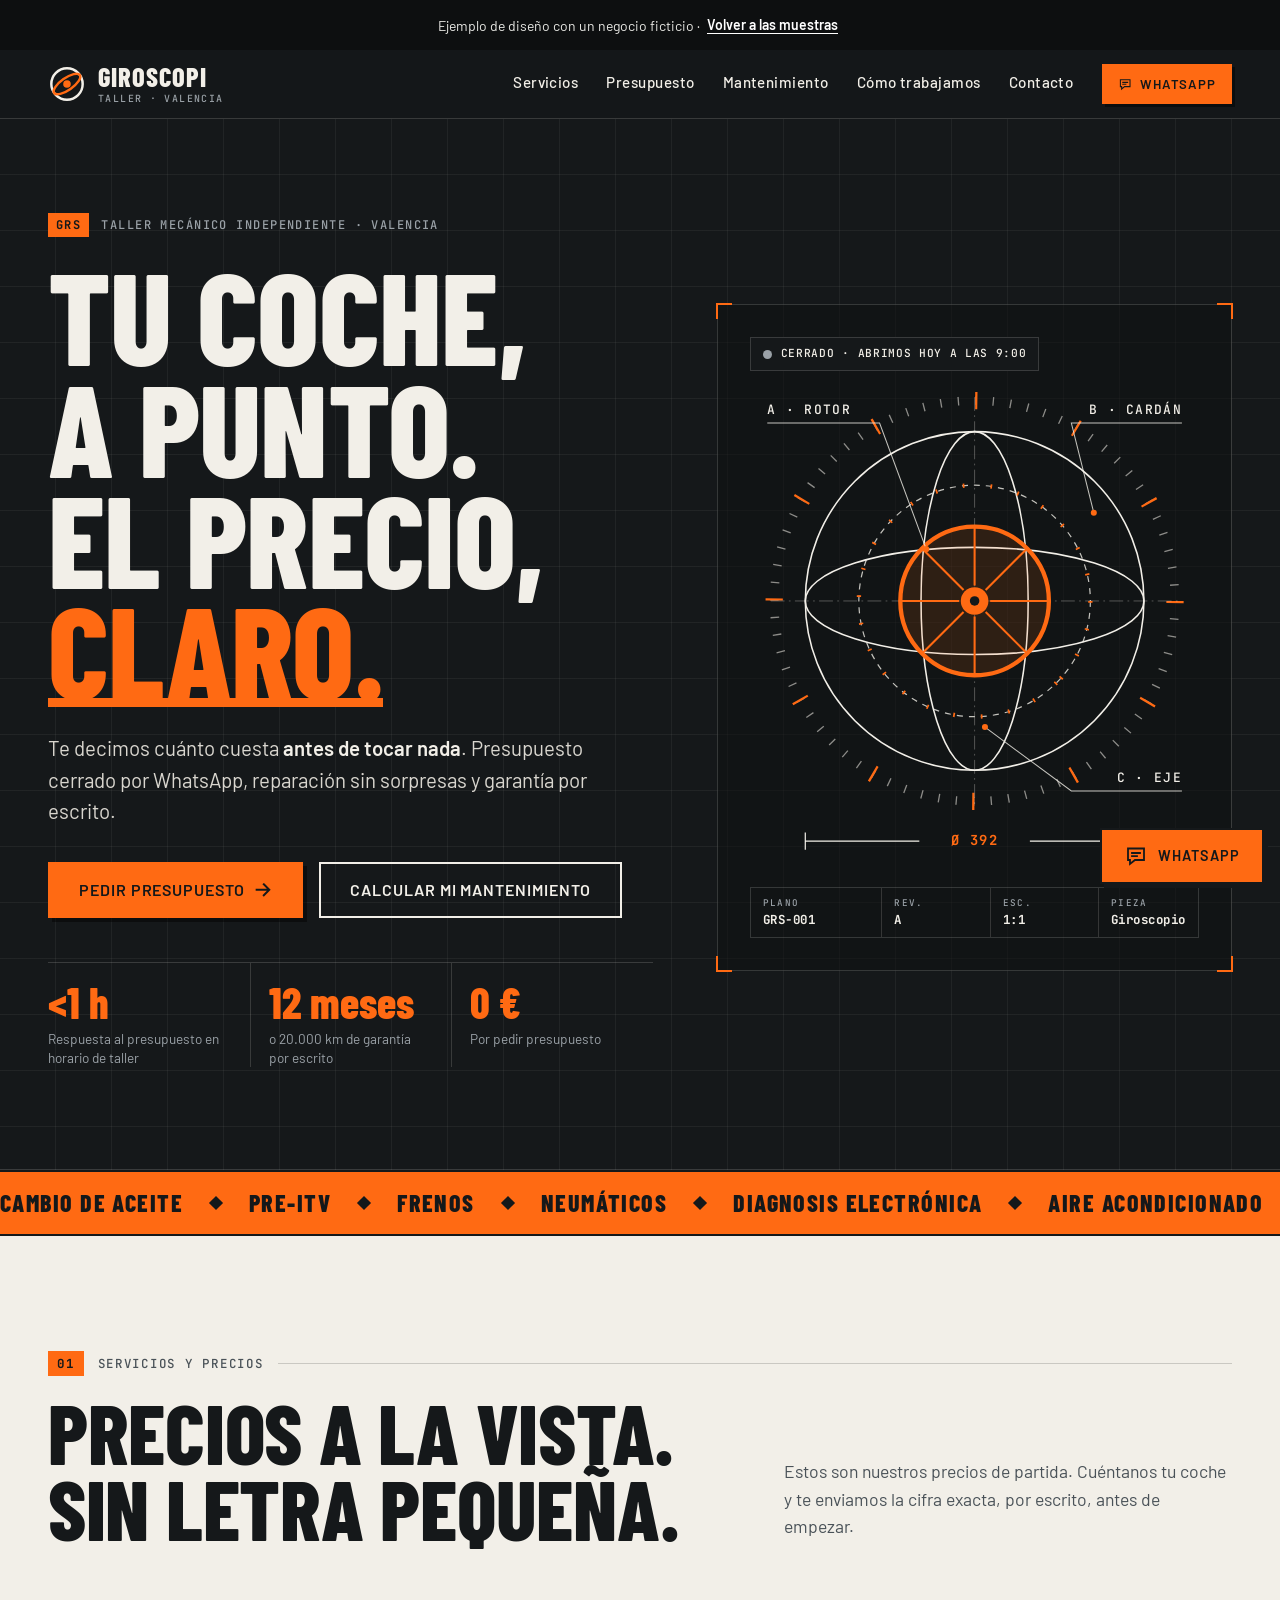
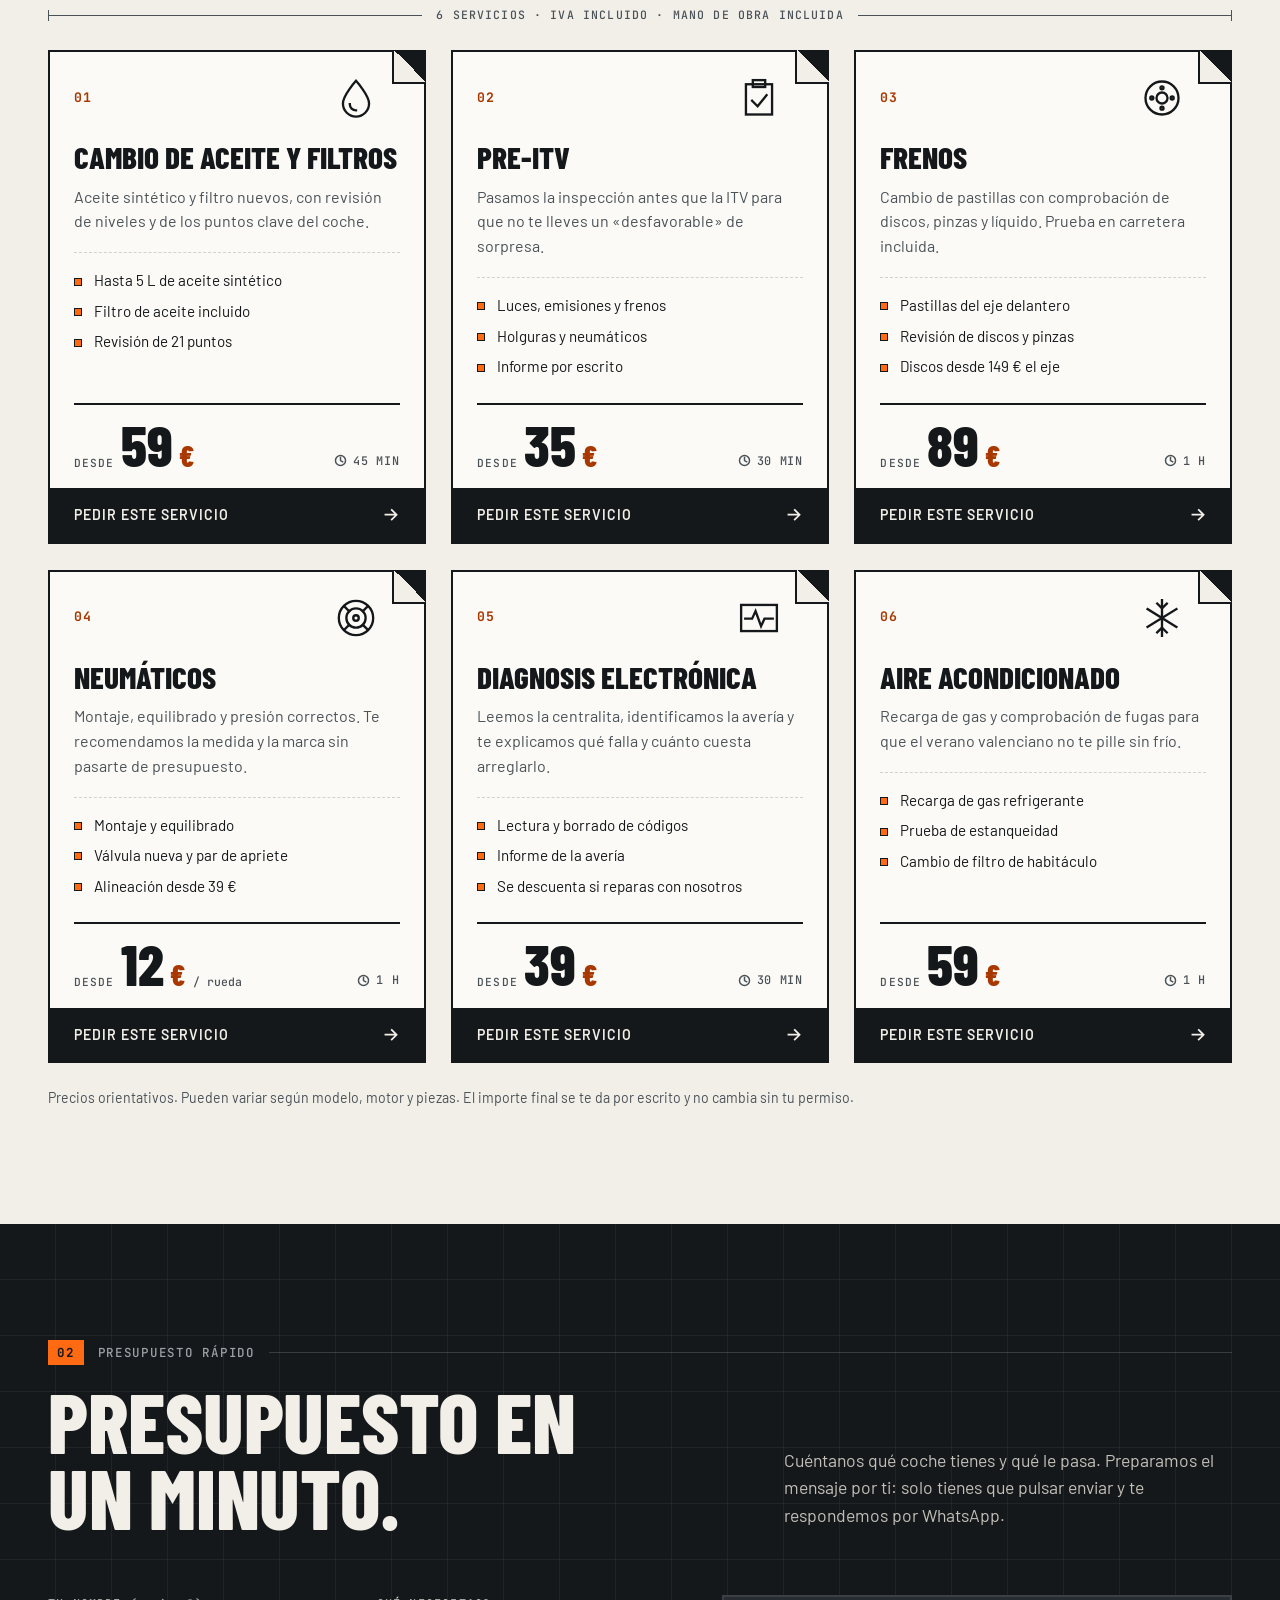
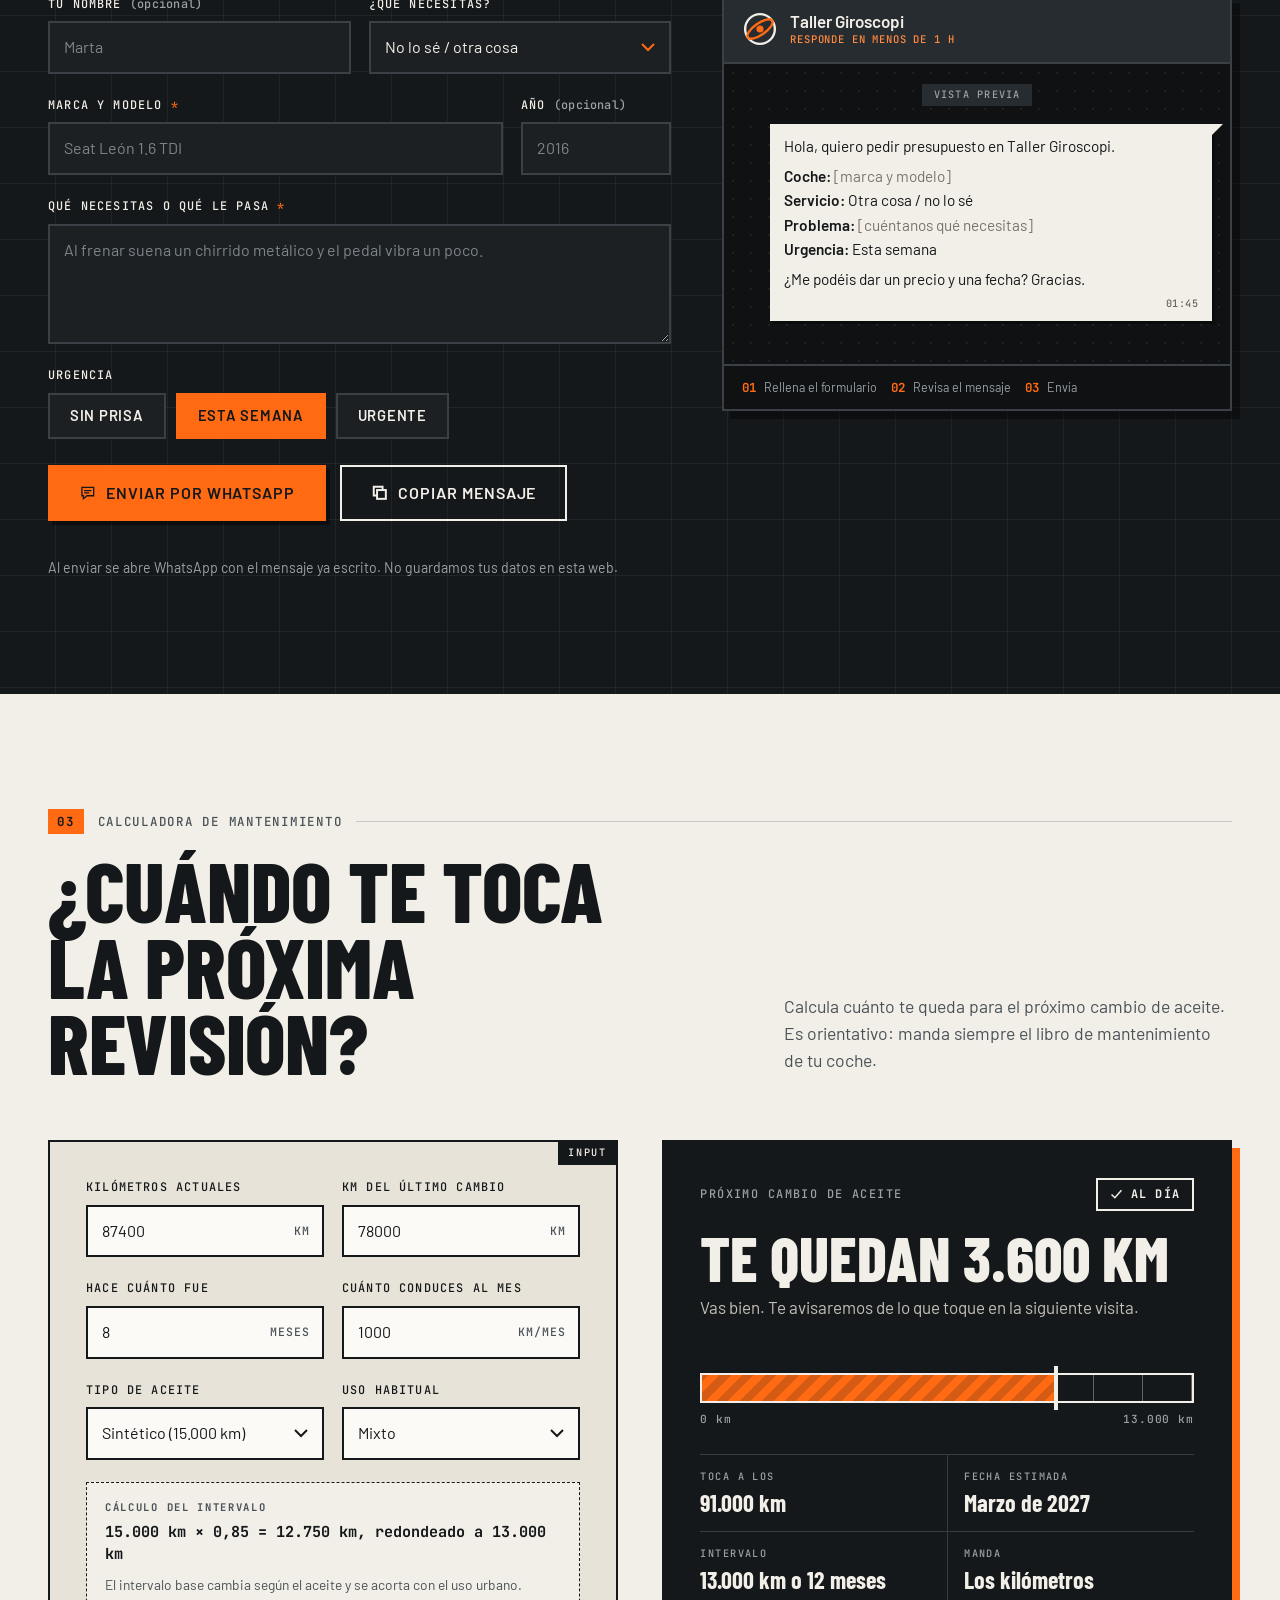
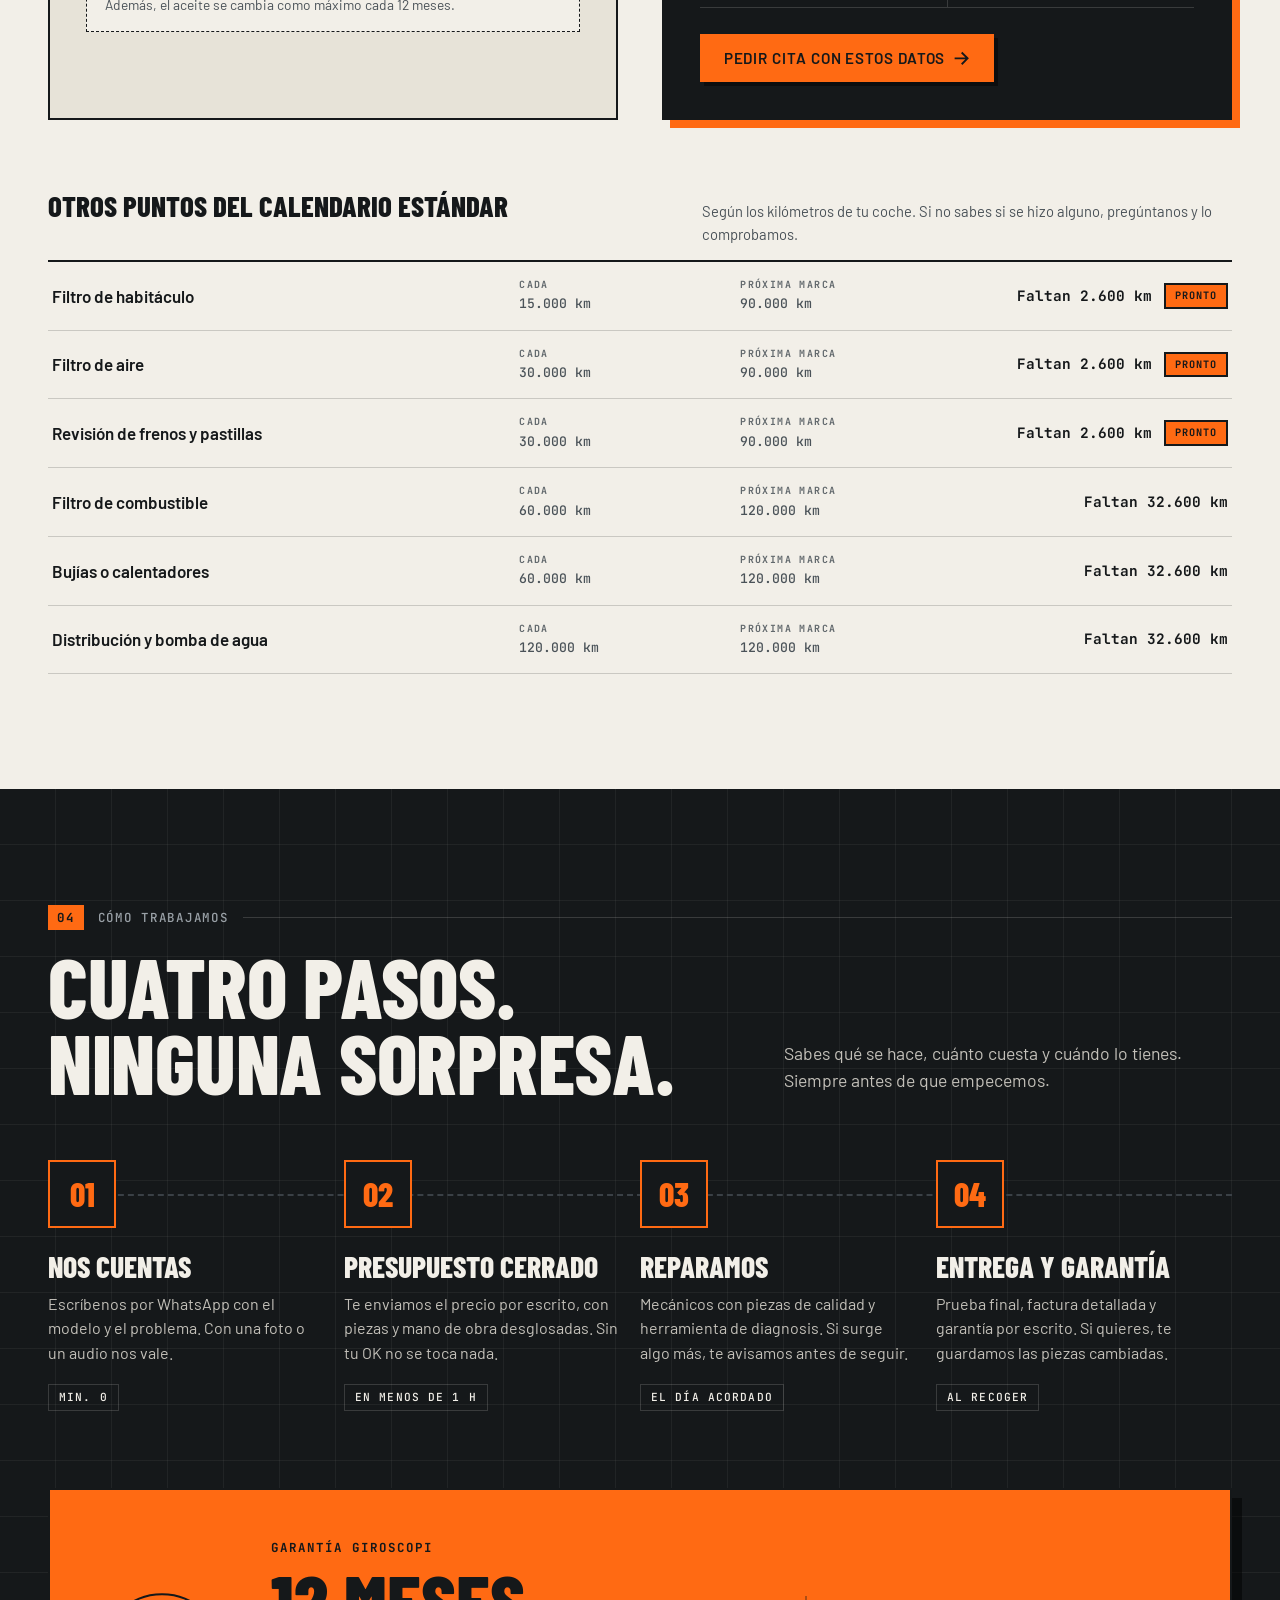
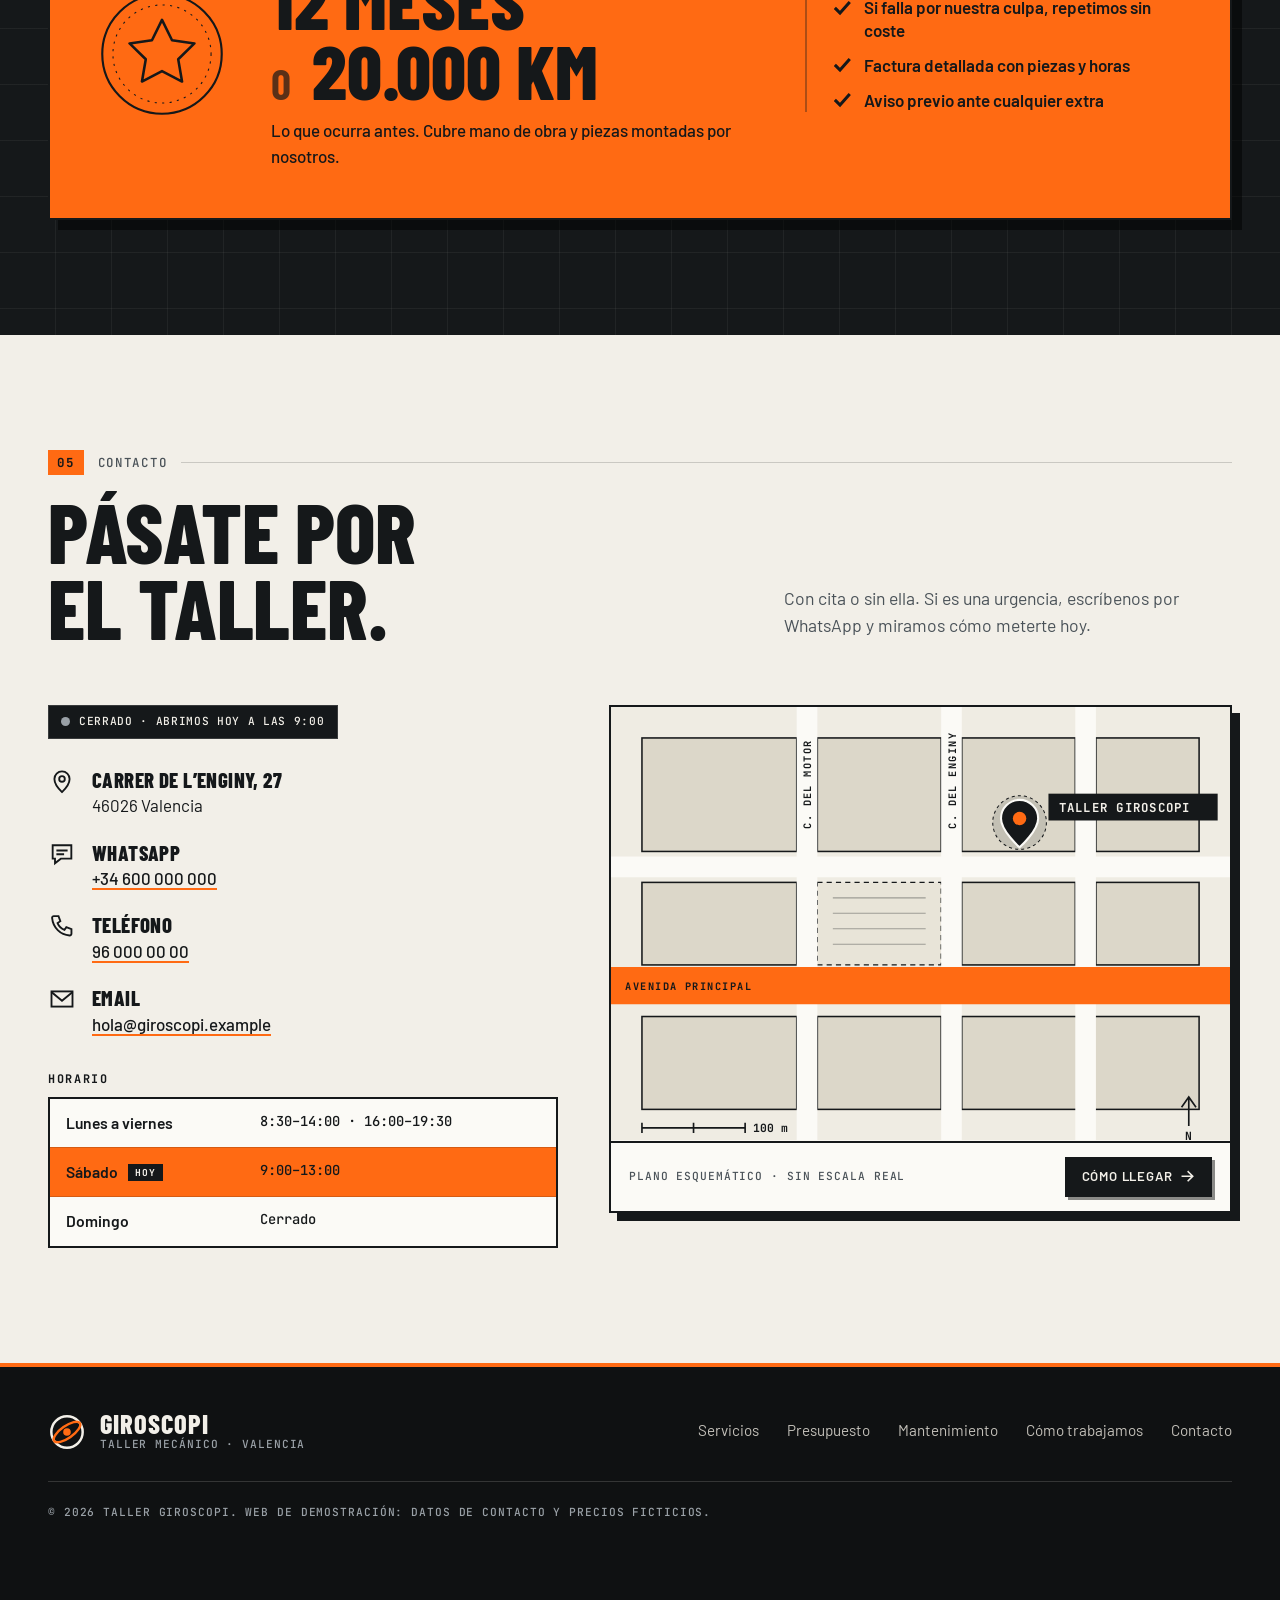
<file: site/muestras/taller/index.html>
<!doctype html>
<html lang="es">
<head>
  <meta charset="utf-8">
  <meta name="viewport" content="width=device-width, initial-scale=1">
  <title>Taller Giroscopi · Mecánica en Valencia con precio claro</title>
  <meta name="description" content="Taller mecánico en Valencia: cambio de aceite, pre-ITV, frenos, neumáticos y diagnosis con precio orientativo. Presupuesto cerrado por WhatsApp y 12 meses de garantía.">
  <meta name="robots" content="noindex">
  <meta name="theme-color" content="#15181a">
  <meta property="og:title" content="Taller Giroscopi · Mecánica en Valencia con precio claro">
  <meta property="og:description" content="Presupuesto cerrado por WhatsApp antes de tocar nada. Precios a la vista y 12 meses de garantía.">
  <meta property="og:type" content="website">
  <meta property="og:locale" content="es_ES">
  <link rel="icon" href="data:image/svg+xml,%3Csvg xmlns='http://www.w3.org/2000/svg' viewBox='0 0 32 32'%3E%3Crect width='32' height='32' fill='%2315181a'/%3E%3Ccircle cx='16' cy='16' r='10' fill='none' stroke='%23f2efe8' stroke-width='2.4'/%3E%3Cellipse cx='16' cy='16' rx='10' ry='4' fill='none' stroke='%23ff6a13' stroke-width='2.4' transform='rotate(-35 16 16)'/%3E%3Ccircle cx='16' cy='16' r='2.6' fill='%23ff6a13'/%3E%3C/svg%3E">

  <link rel="preload" href="fonts/barlow-condensed-latin-800-normal.woff2" as="font" type="font/woff2" crossorigin>
  <link rel="preload" href="fonts/barlow-latin-400-normal.woff2" as="font" type="font/woff2" crossorigin>
  <link rel="stylesheet" href="style.css">
  <script>
    /* El contenido solo se oculta para animarlo si el navegador puede revelarlo después. */
    if ('IntersectionObserver' in window) document.documentElement.classList.add('js');
  </script>
  <script src="script.js" defer></script>
</head>

<!-- Número de WhatsApp: se cambia solo aquí (data-wa, formato internacional sin "+"). -->
<body data-wa="34600000000">

  <!-- Sprite de iconos -->
  <svg width="0" height="0" style="position:absolute" aria-hidden="true" focusable="false">
    <defs>
      <symbol id="logo" viewBox="0 0 40 40">
        <circle cx="20" cy="20" r="16.5" fill="none" stroke="currentColor" stroke-width="2.6"/>
        <ellipse cx="20" cy="20" rx="16.5" ry="6.4" fill="none" stroke="#ff6a13" stroke-width="2.6" transform="rotate(-35 20 20)"/>
        <circle cx="20" cy="20" r="4" fill="#ff6a13"/>
      </symbol>
      <symbol id="i-oil" viewBox="0 0 32 32"><path d="M16 3.5C16 3.5 6.5 14 6.5 20a9.5 9.5 0 0 0 19 0C25.5 14 16 3.5 16 3.5Z"/><path d="M11.5 20.5a4.5 4.5 0 0 0 4.5 4.5"/></symbol>
      <symbol id="i-itv" viewBox="0 0 32 32"><rect x="6.5" y="6" width="19" height="22"/><rect x="11.5" y="3" width="9" height="5"/><path d="M11 18l4 4 6.5-8"/></symbol>
      <symbol id="i-brake" viewBox="0 0 32 32"><circle cx="16" cy="16" r="12"/><circle cx="16" cy="16" r="4"/><circle cx="16" cy="8.6" r="1.1"/><circle cx="23.4" cy="16" r="1.1"/><circle cx="16" cy="23.4" r="1.1"/><circle cx="8.6" cy="16" r="1.1"/></symbol>
      <symbol id="i-tyre" viewBox="0 0 32 32"><circle cx="16" cy="16" r="12.5"/><circle cx="16" cy="16" r="7"/><circle cx="16" cy="16" r="2"/><path d="M21 11l3.5-3.5M11 11L7.5 7.5M21 21l3.5 3.5M11 21l-3.5 3.5"/></symbol>
      <symbol id="i-diag" viewBox="0 0 32 32"><rect x="3" y="6.5" width="26" height="19"/><path d="M6 16.5h5l2.5-5.5 4 11 2.5-5.5h6"/></symbol>
      <symbol id="i-ac" viewBox="0 0 32 32"><path d="M16 3v26M5.5 9.5l21 13M26.5 9.5l-21 13"/><path d="M12.5 5.5L16 9l3.5-3.5M12.5 26.5L16 23l3.5 3.5"/></symbol>
      <symbol id="i-clock" viewBox="0 0 16 16"><circle cx="8" cy="8" r="6.2"/><path d="M8 4.2V8l2.6 1.6"/></symbol>
      <symbol id="i-check" viewBox="0 0 16 16"><path d="M2.5 8.5l3.5 3.5 7.5-8.5"/></symbol>
      <symbol id="i-chat" viewBox="0 0 24 24"><path d="M4 4.5h16v11.5H11l-5 4v-4H4Z"/><path d="M8 9h8M8 12.2h5"/></symbol>
      <symbol id="i-pin" viewBox="0 0 24 24"><path d="M12 21.5s-6.5-6.2-6.5-11.2a6.5 6.5 0 0 1 13 0c0 5-6.5 11.2-6.5 11.2Z"/><circle cx="12" cy="10.2" r="2.4"/></symbol>
      <symbol id="i-phone" viewBox="0 0 24 24"><path d="M5 3.5h4l1.6 4.4-2.4 1.6a11 11 0 0 0 5.9 5.9l1.6-2.4 4.4 1.6v4a1.5 1.5 0 0 1-1.6 1.5C10.6 19.7 4.3 13.4 3.5 5.1A1.5 1.5 0 0 1 5 3.5Z"/></symbol>
      <symbol id="i-mail" viewBox="0 0 24 24"><rect x="3" y="5.5" width="18" height="13"/><path d="M3.5 6.5l8.5 7 8.5-7"/></symbol>
      <symbol id="i-copy" viewBox="0 0 16 16"><rect x="5.5" y="5.5" width="8" height="8"/><path d="M10.5 5.5v-3h-8v8h3"/></symbol>
      <symbol id="i-send" viewBox="0 0 16 16"><path d="M1.5 8h11M8 3l5 5-5 5"/></symbol>
      <symbol id="i-menu" viewBox="0 0 24 24"><path d="M3 7h18M3 12h18M3 17h18"/></symbol>
      <symbol id="i-close" viewBox="0 0 24 24"><path d="M5 5l14 14M19 5L5 19"/></symbol>
      <symbol id="i-seal" viewBox="0 0 120 120">
        <circle cx="60" cy="60" r="56" fill="none" stroke-width="2"/>
        <circle cx="60" cy="60" r="46" fill="none" stroke-width="1" stroke-dasharray="2 5"/>
        <path d="M60 28l9.4 19.1 21 3-15.2 14.8 3.6 20.9L60 76l-18.8 9.8 3.6-20.9L29.6 50.1l21-3Z" stroke-width="2.4" stroke-linejoin="round"/>
      </symbol>
    </defs>
  </svg>

  <a class="skip" href="#contenido">Saltar al contenido</a>

  <div class="demo-bar" role="note">
    <p>Ejemplo de diseño con un negocio ficticio <span aria-hidden="true">·</span> <a href="../../#muestras">Volver a las muestras</a></p>
  </div>

  <!-- ============ CABECERA ============ -->
  <header class="site-header on-dark">
    <div class="wrap bar">
      <a class="brand" href="#inicio" aria-label="Giroscopi Taller · Valencia, inicio">
        <svg class="brand-mark" aria-hidden="true"><use href="#logo"/></svg>
        <span class="brand-txt">
          <span class="brand-name">Giroscopi</span>
          <span class="brand-sub">Taller · Valencia</span>
        </span>
      </a>

      <nav class="nav" id="nav" aria-label="Principal">
        <a href="#servicios">Servicios</a>
        <a href="#presupuesto">Presupuesto</a>
        <a href="#mantenimiento">Mantenimiento</a>
        <a href="#proceso">Cómo trabajamos</a>
        <a href="#contacto">Contacto</a>
        <a class="btn btn-primary btn-sm nav-cta" href="https://wa.me/34600000000" data-wa-link target="_blank" rel="noopener">
          <svg class="ico" aria-hidden="true"><use href="#i-chat"/></svg> WhatsApp
        </a>
      </nav>

      <button class="nav-toggle" type="button" aria-expanded="false" aria-controls="nav" aria-label="Abrir menú">
        <svg class="ico ico-menu" aria-hidden="true"><use href="#i-menu"/></svg>
        <svg class="ico ico-close" aria-hidden="true"><use href="#i-close"/></svg>
      </button>
    </div>
  </header>

  <main id="contenido">

    <!-- ============ HERO ============ -->
    <section class="hero on-dark grid-bg" id="inicio" aria-labelledby="h-hero">
      <div class="wrap hero-grid">
        <div class="hero-copy">
          <p class="eyebrow"><span class="eyebrow-n">GRS</span> Taller mecánico independiente · Valencia</p>
          <h1 id="h-hero" class="hero-title">
            <span class="l">Tu coche,</span>
            <span class="l">a punto.</span>
            <span class="l">El precio,</span>
            <span class="l l-or">claro.</span>
          </h1>
          <p class="lead">Te decimos cuánto cuesta <strong>antes de tocar nada</strong>. Presupuesto cerrado por WhatsApp, reparación sin sorpresas y garantía por escrito.</p>

          <div class="hero-cta">
            <a class="btn btn-primary btn-lg" href="#presupuesto">Pedir presupuesto
              <svg class="ico" aria-hidden="true"><use href="#i-send"/></svg></a>
            <a class="btn btn-ghost btn-lg" href="#mantenimiento">Calcular mi mantenimiento</a>
          </div>

          <ul class="stats" aria-label="Datos clave">
            <li><span class="stat-n">&lt;1 h</span><span class="stat-l">Respuesta al presupuesto en horario de taller</span></li>
            <li><span class="stat-n">12 meses</span><span class="stat-l">o 20.000 km de garantía por escrito</span></li>
            <li><span class="stat-n">0 €</span><span class="stat-l">Por pedir presupuesto</span></li>
          </ul>
        </div>

        <div class="hero-art" data-rv>
          <span class="corner tl"></span><span class="corner tr"></span><span class="corner bl"></span><span class="corner br"></span>
          <p class="open-chip" data-open-status role="status">
            <span class="dot" aria-hidden="true"></span><span data-open-text>Consultando horario…</span>
          </p>

          <svg class="gyro" viewBox="0 0 520 560" aria-hidden="true" focusable="false">
            <!-- escala graduada -->
            <circle class="g-ticks" cx="260" cy="250" r="232" stroke-width="10" stroke-dasharray="1.5 18.75"/>
            <circle class="g-ticks-major" cx="260" cy="250" r="232" stroke-width="20" stroke-dasharray="2.6 118.9"/>
            <!-- ejes -->
            <path class="g-axis" d="M260 14V486M24 250H496"/>
            <!-- cardán exterior -->
            <circle class="g-ring" cx="260" cy="250" r="196"/>
            <g class="spin spin-a">
              <ellipse class="g-ring" cx="260" cy="250" rx="196" ry="62"/>
              <ellipse class="g-ring" cx="260" cy="250" rx="62" ry="196"/>
            </g>
            <g class="spin spin-b">
              <circle class="g-ring g-dash" cx="260" cy="250" r="134"/>
              <circle class="g-ring-thin" cx="260" cy="250" r="134" transform="rotate(45 260 250)" stroke-dasharray="2 30"/>
            </g>
            <!-- rotor -->
            <circle class="g-rotor-fill" cx="260" cy="250" r="86"/>
            <circle class="g-rotor" cx="260" cy="250" r="86"/>
            <g class="spin spin-c">
              <path class="g-spoke" d="M260 164V232M260 268V336M174 250H242M278 250H346M199.2 189.2l48 48M272.8 262.8l48 48M320.8 189.2l-48 48M247.2 262.8l-48 48"/>
            </g>
            <circle cx="260" cy="250" r="16" fill="#ff6a13"/>
            <circle cx="260" cy="250" r="5.5" fill="#15181a"/>

            <!-- llamadas -->
            <path class="g-lead" d="M204 190L150 44H20"/>
            <circle cx="204" cy="190" r="3.5" fill="#ff6a13"/>
            <text class="g-txt" x="20" y="34">A · ROTOR</text>
            <path class="g-lead" d="M398 148L372 44H500"/>
            <circle cx="398" cy="148" r="3.5" fill="#ff6a13"/>
            <text class="g-txt" x="500" y="34" text-anchor="end">B · CARDÁN</text>
            <path class="g-lead" d="M272 396L372 470H500"/>
            <circle cx="272" cy="396" r="3.5" fill="#ff6a13"/>
            <text class="g-txt" x="500" y="460" text-anchor="end">C · EJE</text>

            <!-- cota inferior -->
            <path class="g-dim" d="M64 528H196M324 528H456M64 518v20M456 518v20"/>
            <text class="g-txt g-txt-b" x="260" y="533" text-anchor="middle">Ø 392</text>
          </svg>

          <dl class="titleblock">
            <div><dt>Plano</dt><dd>GRS-001</dd></div>
            <div><dt>Rev.</dt><dd>A</dd></div>
            <div><dt>Esc.</dt><dd>1:1</dd></div>
            <div><dt>Pieza</dt><dd>Giroscopio</dd></div>
          </dl>
        </div>
      </div>
    </section>

    <!-- cinta -->
    <div class="marquee on-light" aria-hidden="true">
      <div class="marquee-track">
        <ul>
          <li>Cambio de aceite</li><li>Pre-ITV</li><li>Frenos</li><li>Neumáticos</li><li>Diagnosis electrónica</li><li>Aire acondicionado</li><li>Presupuesto sin compromiso</li>
        </ul>
        <ul class="dup">
          <li>Cambio de aceite</li><li>Pre-ITV</li><li>Frenos</li><li>Neumáticos</li><li>Diagnosis electrónica</li><li>Aire acondicionado</li><li>Presupuesto sin compromiso</li>
        </ul>
      </div>
    </div>

    <!-- ============ SERVICIOS ============ -->
    <section class="sec on-light" id="servicios" aria-labelledby="h-serv">
      <div class="wrap">
        <header class="sec-head" data-rv>
          <p class="sec-tag"><span>01</span> Servicios y precios</p>
          <h2 id="h-serv">Precios a la vista.<br>Sin letra pequeña.</h2>
          <p class="sec-lead">Estos son nuestros precios de partida. Cuéntanos tu coche y te enviamos la cifra exacta, por escrito, antes de empezar.</p>
        </header>

        <div class="dim" data-rv><span>6 servicios · IVA incluido · mano de obra incluida</span></div>

        <div class="cards">
          <article class="card" data-rv>
            <div class="card-top"><span class="card-n">01</span><svg class="card-ico" aria-hidden="true"><use href="#i-oil"/></svg></div>
            <h3>Cambio de aceite y filtros</h3>
            <p class="card-d">Aceite sintético y filtro nuevos, con revisión de niveles y de los puntos clave del coche.</p>
            <ul class="card-l">
              <li>Hasta 5 L de aceite sintético</li>
              <li>Filtro de aceite incluido</li>
              <li>Revisión de 21 puntos</li>
            </ul>
            <div class="card-foot">
              <p class="price"><span class="from">desde</span><span class="amt">59</span><span class="cur">€</span></p>
              <p class="unit"><svg class="ico" aria-hidden="true"><use href="#i-clock"/></svg> 45 min</p>
            </div>
            <button class="card-btn" type="button" data-service="aceite">Pedir este servicio <svg class="ico" aria-hidden="true"><use href="#i-send"/></svg></button>
          </article>

          <article class="card" data-rv style="--d:.06s">
            <div class="card-top"><span class="card-n">02</span><svg class="card-ico" aria-hidden="true"><use href="#i-itv"/></svg></div>
            <h3>Pre-ITV</h3>
            <p class="card-d">Pasamos la inspección antes que la ITV para que no te lleves un «desfavorable» de sorpresa.</p>
            <ul class="card-l">
              <li>Luces, emisiones y frenos</li>
              <li>Holguras y neumáticos</li>
              <li>Informe por escrito</li>
            </ul>
            <div class="card-foot">
              <p class="price"><span class="from">desde</span><span class="amt">35</span><span class="cur">€</span></p>
              <p class="unit"><svg class="ico" aria-hidden="true"><use href="#i-clock"/></svg> 30 min</p>
            </div>
            <button class="card-btn" type="button" data-service="preitv">Pedir este servicio <svg class="ico" aria-hidden="true"><use href="#i-send"/></svg></button>
          </article>

          <article class="card" data-rv style="--d:.12s">
            <div class="card-top"><span class="card-n">03</span><svg class="card-ico" aria-hidden="true"><use href="#i-brake"/></svg></div>
            <h3>Frenos</h3>
            <p class="card-d">Cambio de pastillas con comprobación de discos, pinzas y líquido. Prueba en carretera incluida.</p>
            <ul class="card-l">
              <li>Pastillas del eje delantero</li>
              <li>Revisión de discos y pinzas</li>
              <li>Discos desde 149 € el eje</li>
            </ul>
            <div class="card-foot">
              <p class="price"><span class="from">desde</span><span class="amt">89</span><span class="cur">€</span></p>
              <p class="unit"><svg class="ico" aria-hidden="true"><use href="#i-clock"/></svg> 1 h</p>
            </div>
            <button class="card-btn" type="button" data-service="frenos">Pedir este servicio <svg class="ico" aria-hidden="true"><use href="#i-send"/></svg></button>
          </article>

          <article class="card" data-rv>
            <div class="card-top"><span class="card-n">04</span><svg class="card-ico" aria-hidden="true"><use href="#i-tyre"/></svg></div>
            <h3>Neumáticos</h3>
            <p class="card-d">Montaje, equilibrado y presión correctos. Te recomendamos la medida y la marca sin pasarte de presupuesto.</p>
            <ul class="card-l">
              <li>Montaje y equilibrado</li>
              <li>Válvula nueva y par de apriete</li>
              <li>Alineación desde 39 €</li>
            </ul>
            <div class="card-foot">
              <p class="price"><span class="from">desde</span><span class="amt">12</span><span class="cur">€</span><span class="per">/ rueda</span></p>
              <p class="unit"><svg class="ico" aria-hidden="true"><use href="#i-clock"/></svg> 1 h</p>
            </div>
            <button class="card-btn" type="button" data-service="neumaticos">Pedir este servicio <svg class="ico" aria-hidden="true"><use href="#i-send"/></svg></button>
          </article>

          <article class="card" data-rv style="--d:.06s">
            <div class="card-top"><span class="card-n">05</span><svg class="card-ico" aria-hidden="true"><use href="#i-diag"/></svg></div>
            <h3>Diagnosis electrónica</h3>
            <p class="card-d">Leemos la centralita, identificamos la avería y te explicamos qué falla y cuánto cuesta arreglarlo.</p>
            <ul class="card-l">
              <li>Lectura y borrado de códigos</li>
              <li>Informe de la avería</li>
              <li>Se descuenta si reparas con nosotros</li>
            </ul>
            <div class="card-foot">
              <p class="price"><span class="from">desde</span><span class="amt">39</span><span class="cur">€</span></p>
              <p class="unit"><svg class="ico" aria-hidden="true"><use href="#i-clock"/></svg> 30 min</p>
            </div>
            <button class="card-btn" type="button" data-service="diagnosis">Pedir este servicio <svg class="ico" aria-hidden="true"><use href="#i-send"/></svg></button>
          </article>

          <article class="card" data-rv style="--d:.12s">
            <div class="card-top"><span class="card-n">06</span><svg class="card-ico" aria-hidden="true"><use href="#i-ac"/></svg></div>
            <h3>Aire acondicionado</h3>
            <p class="card-d">Recarga de gas y comprobación de fugas para que el verano valenciano no te pille sin frío.</p>
            <ul class="card-l">
              <li>Recarga de gas refrigerante</li>
              <li>Prueba de estanqueidad</li>
              <li>Cambio de filtro de habitáculo</li>
            </ul>
            <div class="card-foot">
              <p class="price"><span class="from">desde</span><span class="amt">59</span><span class="cur">€</span></p>
              <p class="unit"><svg class="ico" aria-hidden="true"><use href="#i-clock"/></svg> 1 h</p>
            </div>
            <button class="card-btn" type="button" data-service="ac">Pedir este servicio <svg class="ico" aria-hidden="true"><use href="#i-send"/></svg></button>
          </article>
        </div>

        <p class="fine" data-rv>Precios orientativos. Pueden variar según modelo, motor y piezas. El importe final se te da por escrito y no cambia sin tu permiso.</p>
      </div>
    </section>

    <!-- ============ PRESUPUESTO ============ -->
    <section class="sec on-dark grid-bg" id="presupuesto" aria-labelledby="h-pres">
      <div class="wrap">
        <header class="sec-head" data-rv>
          <p class="sec-tag"><span>02</span> Presupuesto rápido</p>
          <h2 id="h-pres">Presupuesto en<br>un minuto.</h2>
          <p class="sec-lead">Cuéntanos qué coche tienes y qué le pasa. Preparamos el mensaje por ti: solo tienes que pulsar enviar y te respondemos por WhatsApp.</p>
        </header>

        <div class="quote-grid">
          <form class="form" id="quote-form" novalidate data-rv>
            <div class="field-row">
              <div class="field">
                <label for="q-nombre">Tu nombre <small>(opcional)</small></label>
                <input id="q-nombre" name="nombre" type="text" autocomplete="given-name" maxlength="40" placeholder="Marta">
              </div>
              <div class="field">
                <label for="q-servicio">¿Qué necesitas?</label>
                <select id="q-servicio" name="servicio">
                  <option value="otro">No lo sé / otra cosa</option>
                  <option value="aceite">Cambio de aceite y filtros</option>
                  <option value="preitv">Pre-ITV</option>
                  <option value="frenos">Frenos</option>
                  <option value="neumaticos">Neumáticos</option>
                  <option value="diagnosis">Diagnosis electrónica</option>
                  <option value="ac">Aire acondicionado</option>
                </select>
              </div>
            </div>

            <div class="field-row field-row-car">
              <div class="field">
                <label for="q-coche">Marca y modelo <span class="req" aria-hidden="true">*</span></label>
                <input id="q-coche" name="coche" type="text" maxlength="60" placeholder="Seat León 1.6 TDI" required aria-describedby="q-coche-err" autocomplete="off">
                <p class="err" id="q-coche-err" role="alert"></p>
              </div>
              <div class="field">
                <label for="q-anio">Año <small>(opcional)</small></label>
                <input id="q-anio" name="anio" type="number" inputmode="numeric" min="1980" step="1" placeholder="2016" aria-describedby="q-anio-err">
                <p class="err" id="q-anio-err" role="alert"></p>
              </div>
            </div>

            <div class="field">
              <label for="q-problema">Qué necesitas o qué le pasa <span class="req" aria-hidden="true">*</span></label>
              <textarea id="q-problema" name="problema" rows="4" maxlength="400" placeholder="Al frenar suena un chirrido metálico y el pedal vibra un poco." required aria-describedby="q-problema-err"></textarea>
              <p class="err" id="q-problema-err" role="alert"></p>
            </div>

            <fieldset class="field chips">
              <legend>Urgencia</legend>
              <div class="chip-row">
                <span class="chip"><input type="radio" id="u1" name="urgencia" value="Sin prisa"><label for="u1">Sin prisa</label></span>
                <span class="chip"><input type="radio" id="u2" name="urgencia" value="Esta semana" checked><label for="u2">Esta semana</label></span>
                <span class="chip"><input type="radio" id="u3" name="urgencia" value="Urgente, lo antes posible"><label for="u3">Urgente</label></span>
              </div>
            </fieldset>

            <div class="form-actions">
              <button class="btn btn-primary btn-lg" type="submit">
                <svg class="ico" aria-hidden="true"><use href="#i-chat"/></svg> Enviar por WhatsApp
              </button>
              <button class="btn btn-ghost btn-lg" type="button" id="copy-btn">
                <svg class="ico" aria-hidden="true"><use href="#i-copy"/></svg> <span id="copy-label">Copiar mensaje</span>
              </button>
            </div>
            <p class="fine fine-dark" id="form-status" role="status">Al enviar se abre WhatsApp con el mensaje ya escrito. No guardamos tus datos en esta web.</p>
            <noscript><p class="fine fine-dark">Esta función necesita JavaScript. Escríbenos directamente por <a href="https://wa.me/34600000000">WhatsApp</a>.</p></noscript>
          </form>

          <aside class="phone" aria-label="Vista previa del mensaje" data-rv style="--d:.1s">
            <div class="phone-bar">
              <svg class="brand-mark" aria-hidden="true"><use href="#logo"/></svg>
              <div>
                <p class="phone-name">Taller Giroscopi</p>
                <p class="phone-st">Responde en menos de 1 h</p>
              </div>
            </div>
            <div class="phone-body">
              <p class="phone-day">Vista previa</p>
              <div class="bubble" id="preview" aria-live="polite"></div>
            </div>
            <p class="phone-hint"><span class="num">01</span> Rellena el formulario <span class="num">02</span> Revisa el mensaje <span class="num">03</span> Envía</p>
          </aside>
        </div>
      </div>
    </section>

    <!-- ============ MANTENIMIENTO ============ -->
    <section class="sec on-light" id="mantenimiento" aria-labelledby="h-mant">
      <div class="wrap">
        <header class="sec-head" data-rv>
          <p class="sec-tag"><span>03</span> Calculadora de mantenimiento</p>
          <h2 id="h-mant">¿Cuándo te toca<br>la próxima revisión?</h2>
          <p class="sec-lead">Calcula cuánto te queda para el próximo cambio de aceite. Es orientativo: manda siempre el libro de mantenimiento de tu coche.</p>
        </header>

        <div class="calc">
          <form class="calc-form" id="calc-form" novalidate data-rv>
            <div class="field-row">
              <div class="field">
                <label for="c-km">Kilómetros actuales</label>
                <div class="input-u"><input id="c-km" type="number" inputmode="numeric" min="0" max="600000" step="100" value="87400" aria-describedby="c-km-err"><span aria-hidden="true">km</span></div>
                <p class="err" id="c-km-err" role="alert"></p>
              </div>
              <div class="field">
                <label for="c-last">Km del último cambio</label>
                <div class="input-u"><input id="c-last" type="number" inputmode="numeric" min="0" max="600000" step="100" value="78000" aria-describedby="c-last-err"><span aria-hidden="true">km</span></div>
                <p class="err" id="c-last-err" role="alert"></p>
              </div>
            </div>

            <div class="field-row">
              <div class="field">
                <label for="c-meses">Hace cuánto fue</label>
                <div class="input-u"><input id="c-meses" type="number" inputmode="numeric" min="0" max="60" step="1" value="8" aria-describedby="c-meses-err"><span aria-hidden="true">meses</span></div>
                <p class="err" id="c-meses-err" role="alert"></p>
              </div>
              <div class="field">
                <label for="c-kmmes">Cuánto conduces al mes</label>
                <div class="input-u"><input id="c-kmmes" type="number" inputmode="numeric" min="100" max="8000" step="50" value="1000" aria-describedby="c-kmmes-err"><span aria-hidden="true">km/mes</span></div>
                <p class="err" id="c-kmmes-err" role="alert"></p>
              </div>
            </div>

            <div class="field-row">
              <div class="field">
                <label for="c-aceite">Tipo de aceite</label>
                <select id="c-aceite">
                  <option value="15000">Sintético (15.000 km)</option>
                  <option value="10000">Semisintético o no lo sé (10.000 km)</option>
                </select>
              </div>
              <div class="field">
                <label for="c-uso">Uso habitual</label>
                <select id="c-uso">
                  <option value="1">Mayormente carretera</option>
                  <option value="0.85" selected>Mixto</option>
                  <option value="0.7">Ciudad y trayectos cortos</option>
                </select>
              </div>
            </div>
            <div class="formula">
              <p class="formula-tag">Cálculo del intervalo</p>
              <p class="formula-v" id="r-formula">—</p>
              <p class="formula-n">El intervalo base cambia según el aceite y se acorta con el uso urbano. Además, el aceite se cambia como máximo cada 12 meses.</p>
            </div>
          </form>

          <div class="instr on-dark" aria-live="polite" data-rv style="--d:.1s">
            <div class="instr-head">
              <p class="instr-tag">Próximo cambio de aceite</p>
              <p class="chip-status" id="r-chip" data-state="ok"><svg class="ico" aria-hidden="true"><use href="#i-check"/></svg><span id="r-chip-t">Al día</span></p>
            </div>

            <p class="instr-big" id="r-big">—</p>
            <p class="instr-sub" id="r-sub">Completa los datos para ver el resultado.</p>

            <div class="gauge" aria-hidden="true">
              <div class="gauge-track"><div class="gauge-fill" id="r-fill"></div></div>
              <div class="gauge-scale"><span>0 km</span><span id="r-int">—</span></div>
            </div>

            <dl class="instr-data">
              <div><dt>Toca a los</dt><dd id="r-next">—</dd></div>
              <div><dt>Fecha estimada</dt><dd id="r-date">—</dd></div>
              <div><dt>Intervalo</dt><dd id="r-interval">—</dd></div>
              <div><dt>Manda</dt><dd id="r-limit">—</dd></div>
            </dl>

            <button class="btn btn-primary" type="button" id="calc-to-quote">
              Pedir cita con estos datos <svg class="ico" aria-hidden="true"><use href="#i-send"/></svg>
            </button>
          </div>
        </div>

        <div class="sched" data-rv>
          <div class="sched-head">
            <h3>Otros puntos del calendario estándar</h3>
            <p>Según los kilómetros de tu coche. Si no sabes si se hizo alguno, pregúntanos y lo comprobamos.</p>
          </div>
          <ul class="sched-list" id="sched-list"></ul>
        </div>
      </div>
    </section>

    <!-- ============ PROCESO + GARANTÍA ============ -->
    <section class="sec on-dark grid-bg" id="proceso" aria-labelledby="h-proc">
      <div class="wrap">
        <header class="sec-head" data-rv>
          <p class="sec-tag"><span>04</span> Cómo trabajamos</p>
          <h2 id="h-proc">Cuatro pasos.<br>Ninguna sorpresa.</h2>
          <p class="sec-lead">Sabes qué se hace, cuánto cuesta y cuándo lo tienes. Siempre antes de que empecemos.</p>
        </header>

        <ol class="steps">
          <li data-rv>
            <span class="step-n">01</span>
            <h3>Nos cuentas</h3>
            <p>Escríbenos por WhatsApp con el modelo y el problema. Con una foto o un audio nos vale.</p>
            <span class="step-t">Min. 0</span>
          </li>
          <li data-rv style="--d:.08s">
            <span class="step-n">02</span>
            <h3>Presupuesto cerrado</h3>
            <p>Te enviamos el precio por escrito, con piezas y mano de obra desglosadas. Sin tu OK no se toca nada.</p>
            <span class="step-t">En menos de 1 h</span>
          </li>
          <li data-rv style="--d:.16s">
            <span class="step-n">03</span>
            <h3>Reparamos</h3>
            <p>Mecánicos con piezas de calidad y herramienta de diagnosis. Si surge algo más, te avisamos antes de seguir.</p>
            <span class="step-t">El día acordado</span>
          </li>
          <li data-rv style="--d:.24s">
            <span class="step-n">04</span>
            <h3>Entrega y garantía</h3>
            <p>Prueba final, factura detallada y garantía por escrito. Si quieres, te guardamos las piezas cambiadas.</p>
            <span class="step-t">Al recoger</span>
          </li>
        </ol>

        <div class="warranty" data-rv>
          <svg class="seal" aria-hidden="true"><use href="#i-seal"/></svg>
          <div class="warranty-main">
            <p class="warranty-tag">Garantía Giroscopi</p>
            <p class="warranty-big"><span>12 meses</span><span><i>o</i> 20.000 km</span></p>
            <p class="warranty-sub">Lo que ocurra antes. Cubre mano de obra y piezas montadas por nosotros.</p>
          </div>
          <ul class="warranty-list">
            <li><svg class="ico" aria-hidden="true"><use href="#i-check"/></svg> Si falla por nuestra culpa, repetimos sin coste</li>
            <li><svg class="ico" aria-hidden="true"><use href="#i-check"/></svg> Factura detallada con piezas y horas</li>
            <li><svg class="ico" aria-hidden="true"><use href="#i-check"/></svg> Aviso previo ante cualquier extra</li>
          </ul>
        </div>
      </div>
    </section>

    <!-- ============ CONTACTO ============ -->
    <section class="sec on-light" id="contacto" aria-labelledby="h-cont">
      <div class="wrap">
        <header class="sec-head" data-rv>
          <p class="sec-tag"><span>05</span> Contacto</p>
          <h2 id="h-cont">Pásate por<br>el taller.</h2>
          <p class="sec-lead">Con cita o sin ella. Si es una urgencia, escríbenos por WhatsApp y miramos cómo meterte hoy.</p>
        </header>

        <div class="contact-grid">
          <div class="contact-info" data-rv>
            <p class="open-chip open-chip-l" data-open-status role="status">
              <span class="dot" aria-hidden="true"></span><span data-open-text>Consultando horario…</span>
            </p>

            <ul class="contact-list">
              <li><svg class="ico-l" aria-hidden="true"><use href="#i-pin"/></svg>
                <span><strong>Carrer de l’Enginy, 27</strong><br>46026 Valencia</span></li>
              <li><svg class="ico-l" aria-hidden="true"><use href="#i-chat"/></svg>
                <span><strong>WhatsApp</strong><br><a href="https://wa.me/34600000000" data-wa-link target="_blank" rel="noopener">+34 600 000 000</a></span></li>
              <li><svg class="ico-l" aria-hidden="true"><use href="#i-phone"/></svg>
                <span><strong>Teléfono</strong><br><a href="tel:+34960000000">96 000 00 00</a></span></li>
              <li><svg class="ico-l" aria-hidden="true"><use href="#i-mail"/></svg>
                <span><strong>Email</strong><br><a href="mailto:hola@giroscopi.example">hola@giroscopi.example</a></span></li>
            </ul>

            <table class="hours">
              <caption>Horario</caption>
              <tbody>
                <tr data-days="1,2,3,4,5"><th scope="row">Lunes a viernes</th><td>8:30–14:00 · 16:00–19:30</td></tr>
                <tr data-days="6"><th scope="row">Sábado</th><td>9:00–13:00</td></tr>
                <tr data-days="0"><th scope="row">Domingo</th><td>Cerrado</td></tr>
              </tbody>
            </table>
          </div>

          <figure class="plan" data-rv style="--d:.1s">
            <svg viewBox="0 0 600 420" role="img" aria-label="Plano esquemático: el taller está en una calle del barrio, junto a una avenida principal">
              <rect class="p-bg" width="600" height="420"/>
              <g class="p-blocks">
                <rect x="30" y="30" width="150" height="110"/><rect x="200" y="30" width="120" height="110"/><rect x="340" y="30" width="110" height="110"/><rect x="470" y="30" width="100" height="110"/>
                <rect x="30" y="170" width="150" height="80"/><rect x="340" y="170" width="110" height="80"/><rect x="470" y="170" width="100" height="80"/>
                <rect x="30" y="300" width="150" height="90"/><rect x="200" y="300" width="120" height="90"/><rect x="340" y="300" width="230" height="90"/>
              </g>
              <g class="p-park"><rect x="200" y="170" width="120" height="80"/><path d="M215 185h90M215 200h90M215 215h90M215 230h90"/></g>
              <g class="p-roads">
                <path d="M0 155H600"/><path d="M190 0V420M330 0V420M460 0V420"/><path d="M0 270H600" class="main"/>
              </g>
              <text class="p-st" transform="translate(194 118) rotate(-90)">C. DEL MOTOR</text>
              <text class="p-st" transform="translate(334 118) rotate(-90)">C. DEL ENGINY</text>
              <text class="p-st" x="14" y="274">AVENIDA PRINCIPAL</text>
              <g class="p-pin" transform="translate(396 122)">
                <circle r="26" class="pulse"/>
                <path d="M0 14C0 14 -18 -2 -18 -14a18 18 0 0 1 36 0C18 -2 0 14 0 14Z"/>
                <circle cy="-14" r="6.5"/>
              </g>
              <g class="p-tag"><rect x="424" y="84" width="164" height="26"/><text x="434" y="101.5">TALLER GIROSCOPI</text></g>
              <g class="p-scale" transform="translate(30 408)"><path d="M0 0H100M0 -5V5M50 -5V5M100 -5V5"/><text x="108" y="4">100 m</text></g>
              <g class="p-north" transform="translate(560 392)"><path d="M0 14V-14M-7 -4L0 -14L7 -4"/><text x="0" y="28" text-anchor="middle">N</text></g>
            </svg>
            <figcaption>
              <span>Plano esquemático · sin escala real</span>
              <a class="btn btn-dark btn-sm" href="https://www.google.com/maps/search/?api=1&amp;query=Carrer%20de%20l%27Enginy%2027%2C%2046026%20Valencia" target="_blank" rel="noopener">Cómo llegar <svg class="ico" aria-hidden="true"><use href="#i-send"/></svg></a>
            </figcaption>
          </figure>
        </div>
      </div>
    </section>
  </main>

  <!-- ============ PIE ============ -->
  <footer class="site-footer on-dark">
    <div class="wrap foot">
      <div class="foot-brand">
        <svg class="brand-mark" aria-hidden="true"><use href="#logo"/></svg>
        <div>
          <p class="brand-name">Giroscopi</p>
          <p class="foot-small">Taller mecánico · Valencia</p>
        </div>
      </div>
      <nav class="foot-nav" aria-label="Pie">
        <a href="#servicios">Servicios</a><a href="#presupuesto">Presupuesto</a><a href="#mantenimiento">Mantenimiento</a><a href="#proceso">Cómo trabajamos</a><a href="#contacto">Contacto</a>
      </nav>
      <p class="foot-small foot-legal">© 2026 Taller Giroscopi. Web de demostración: datos de contacto y precios ficticios.</p>
    </div>
  </footer>

  <a class="fab" href="https://wa.me/34600000000" data-wa-link target="_blank" rel="noopener" aria-label="Escribir por WhatsApp">
    <svg class="ico" aria-hidden="true"><use href="#i-chat"/></svg><span>WhatsApp</span>
  </a>
</body>
</html>
</file>
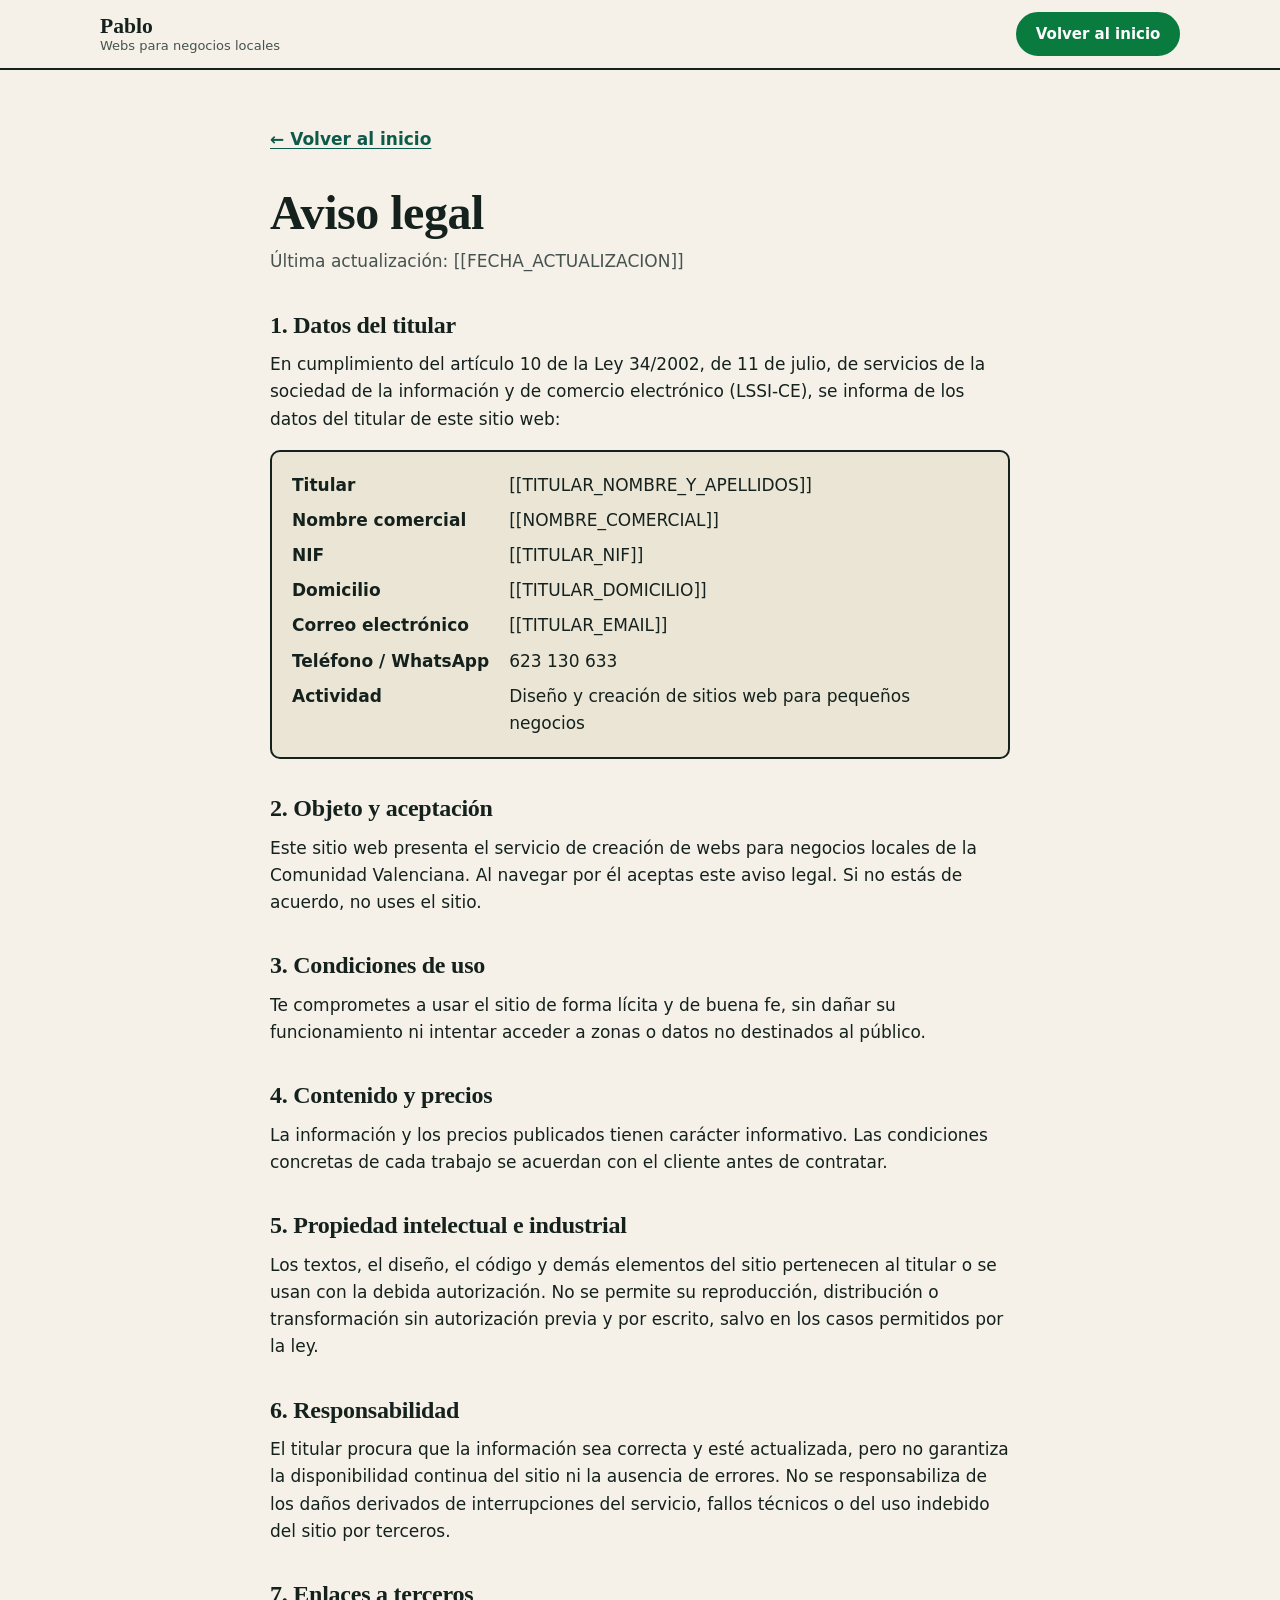
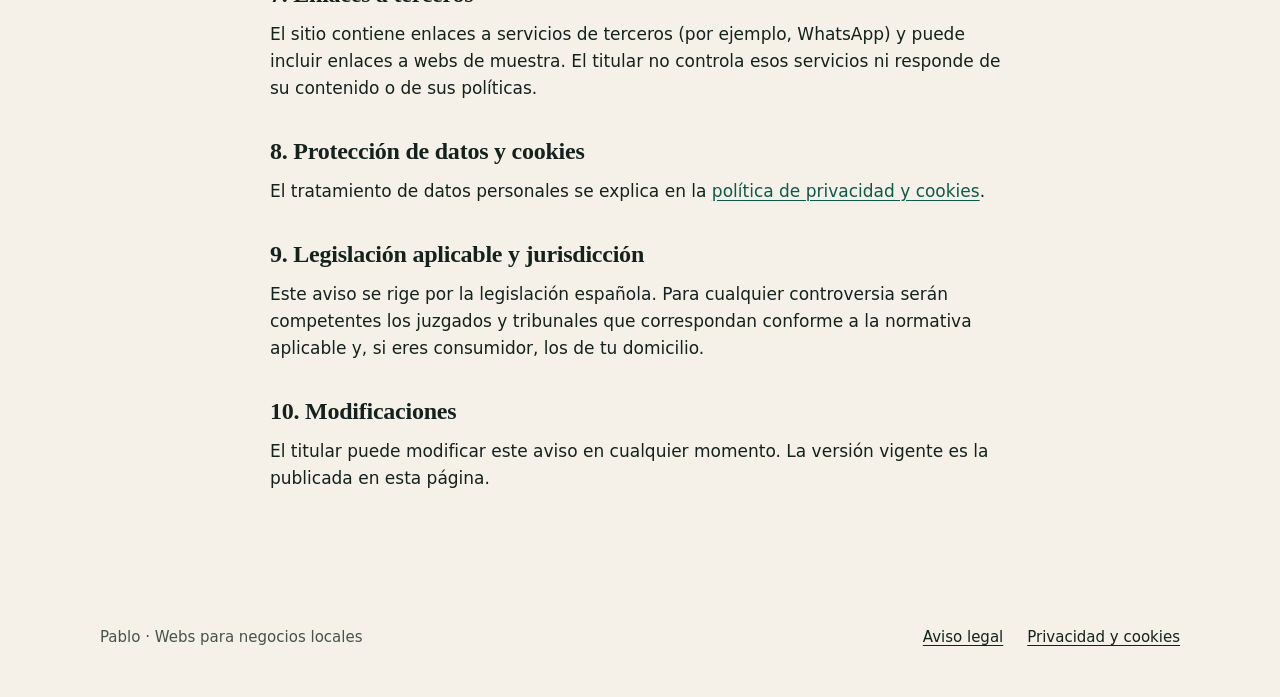
<file: site/aviso-legal.html>
<!doctype html>
<html lang="es">
<head>
<meta charset="utf-8">
<meta name="viewport" content="width=device-width, initial-scale=1">
<title>Aviso legal · Webs para negocios locales</title>
<meta name="description" content="Aviso legal e información del titular del sitio web, conforme a la Ley 34/2002 (LSSI-CE).">
<link rel="canonical" href="https://pablocc8.github.io/web-portfolio/aviso-legal.html">
<meta name="theme-color" content="#f5f1e8">
<link rel="icon" href="assets/favicon.svg" type="image/svg+xml">
<link rel="stylesheet" href="assets/styles.css">
</head>
<body>
<a class="skip" href="#contenido">Saltar al contenido</a>
<header class="site-header"><div class="wrap">
  <a class="brand" href="./"><strong>Pablo</strong><span>Webs para negocios locales</span></a>
  <a class="btn btn--small" href="./">Volver al inicio</a>
</div></header>
<main id="contenido" class="legal"><div class="wrap">
<a class="back" href="./">← Volver al inicio</a>
<h1>Aviso legal</h1>
<p class="meta">Última actualización: [[FECHA_ACTUALIZACION]]</p>

<h2>1. Datos del titular</h2>
<p>En cumplimiento del artículo 10 de la Ley 34/2002, de 11 de julio, de servicios de la sociedad de la información y de comercio electrónico (LSSI-CE), se informa de los datos del titular de este sitio web:</p>
<dl>
  <dt>Titular</dt><dd>[[TITULAR_NOMBRE_Y_APELLIDOS]]</dd>
  <dt>Nombre comercial</dt><dd>[[NOMBRE_COMERCIAL]]</dd>
  <dt>NIF</dt><dd>[[TITULAR_NIF]]</dd>
  <dt>Domicilio</dt><dd>[[TITULAR_DOMICILIO]]</dd>
  <dt>Correo electrónico</dt><dd>[[TITULAR_EMAIL]]</dd>
  <dt>Teléfono / WhatsApp</dt><dd>623 130 633</dd>
  <dt>Actividad</dt><dd>Diseño y creación de sitios web para pequeños negocios</dd>
</dl>

<h2>2. Objeto y aceptación</h2>
<p>Este sitio web presenta el servicio de creación de webs para negocios locales de la Comunidad Valenciana. Al navegar por él aceptas este aviso legal. Si no estás de acuerdo, no uses el sitio.</p>

<h2>3. Condiciones de uso</h2>
<p>Te comprometes a usar el sitio de forma lícita y de buena fe, sin dañar su funcionamiento ni intentar acceder a zonas o datos no destinados al público.</p>

<h2>4. Contenido y precios</h2>
<p>La información y los precios publicados tienen carácter informativo. Las condiciones concretas de cada trabajo se acuerdan con el cliente antes de contratar.</p>

<h2>5. Propiedad intelectual e industrial</h2>
<p>Los textos, el diseño, el código y demás elementos del sitio pertenecen al titular o se usan con la debida autorización. No se permite su reproducción, distribución o transformación sin autorización previa y por escrito, salvo en los casos permitidos por la ley.</p>

<h2>6. Responsabilidad</h2>
<p>El titular procura que la información sea correcta y esté actualizada, pero no garantiza la disponibilidad continua del sitio ni la ausencia de errores. No se responsabiliza de los daños derivados de interrupciones del servicio, fallos técnicos o del uso indebido del sitio por terceros.</p>

<h2>7. Enlaces a terceros</h2>
<p>El sitio contiene enlaces a servicios de terceros (por ejemplo, WhatsApp) y puede incluir enlaces a webs de muestra. El titular no controla esos servicios ni responde de su contenido o de sus políticas.</p>

<h2>8. Protección de datos y cookies</h2>
<p>El tratamiento de datos personales se explica en la <a href="privacidad.html">política de privacidad y cookies</a>.</p>

<h2>9. Legislación aplicable y jurisdicción</h2>
<p>Este aviso se rige por la legislación española. Para cualquier controversia serán competentes los juzgados y tribunales que correspondan conforme a la normativa aplicable y, si eres consumidor, los de tu domicilio.</p>

<h2>10. Modificaciones</h2>
<p>El titular puede modificar este aviso en cualquier momento. La versión vigente es la publicada en esta página.</p>
</div></main>
<footer class="site-footer"><div class="wrap">
  <p>Pablo · Webs para negocios locales</p>
  <nav aria-label="Información legal"><a href="aviso-legal.html">Aviso legal</a><a href="privacidad.html">Privacidad y cookies</a></nav>
</div></footer>
</body>
</html>
</file>
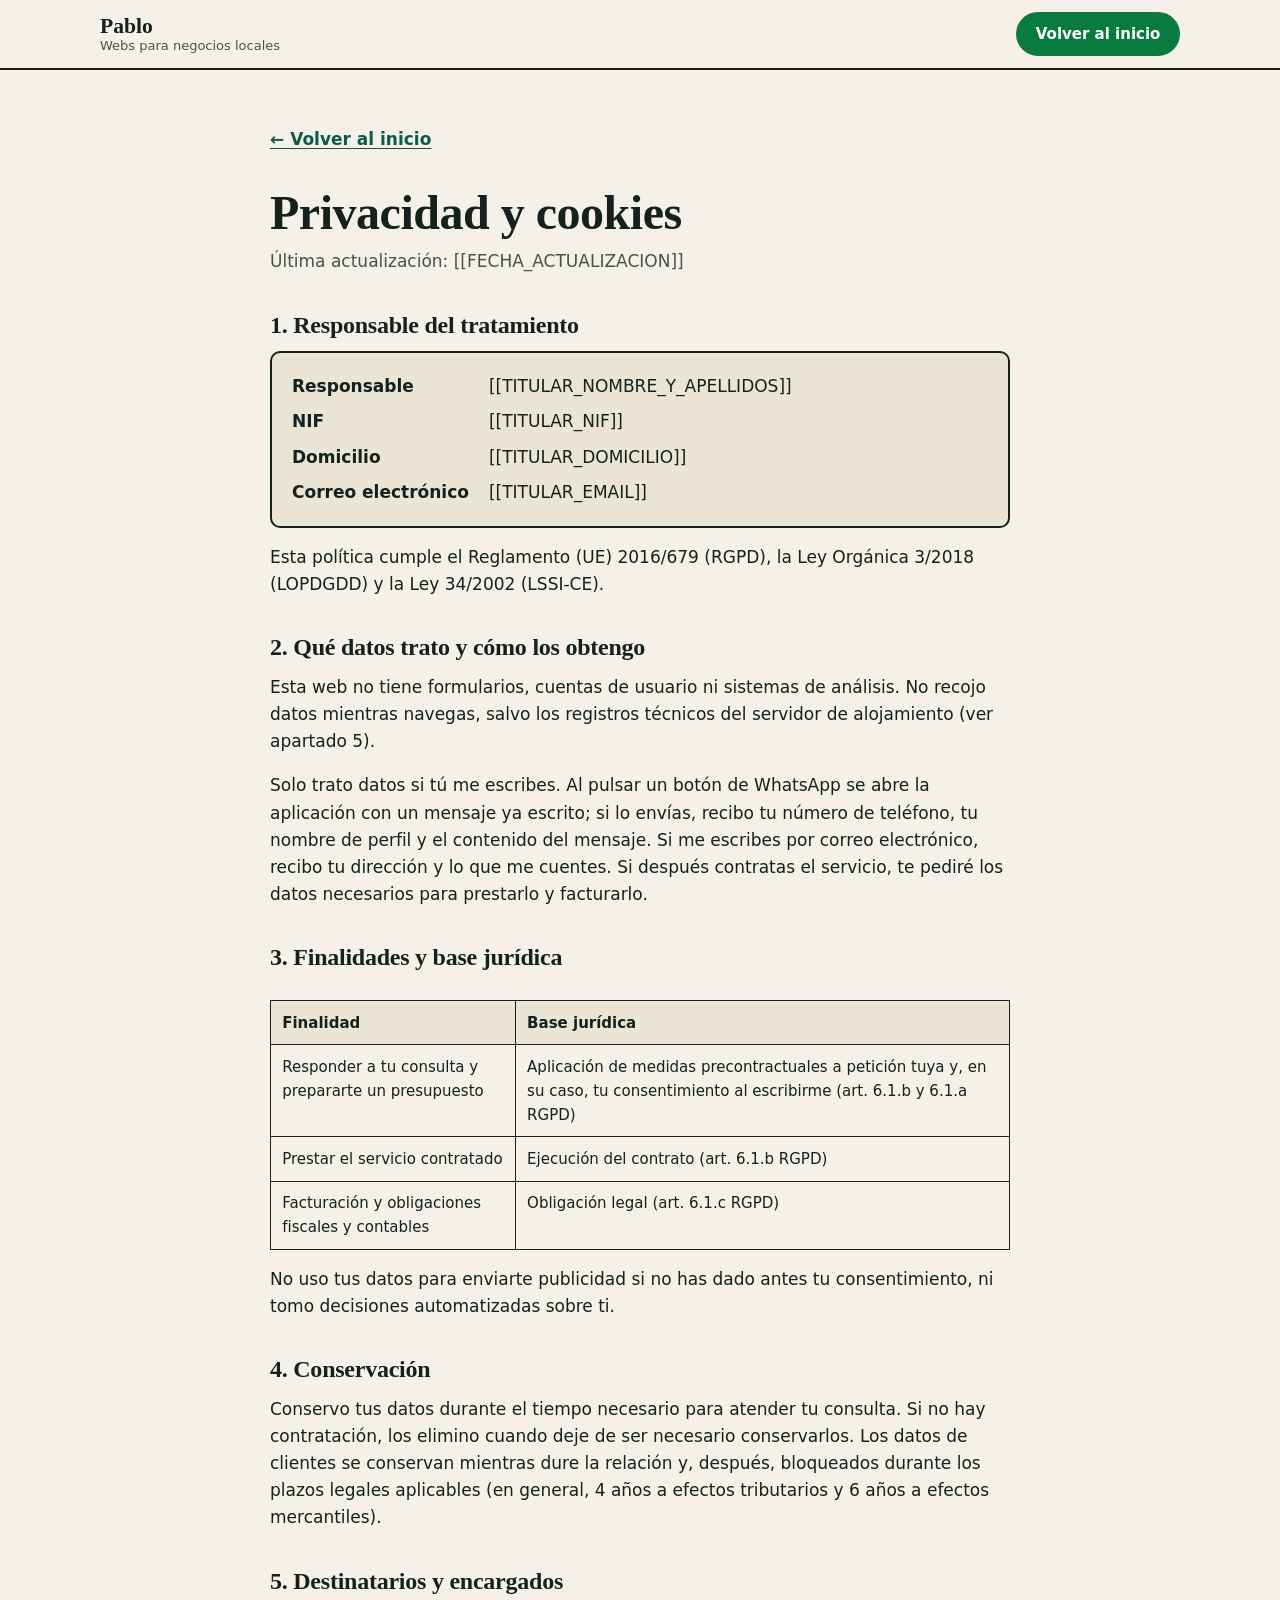
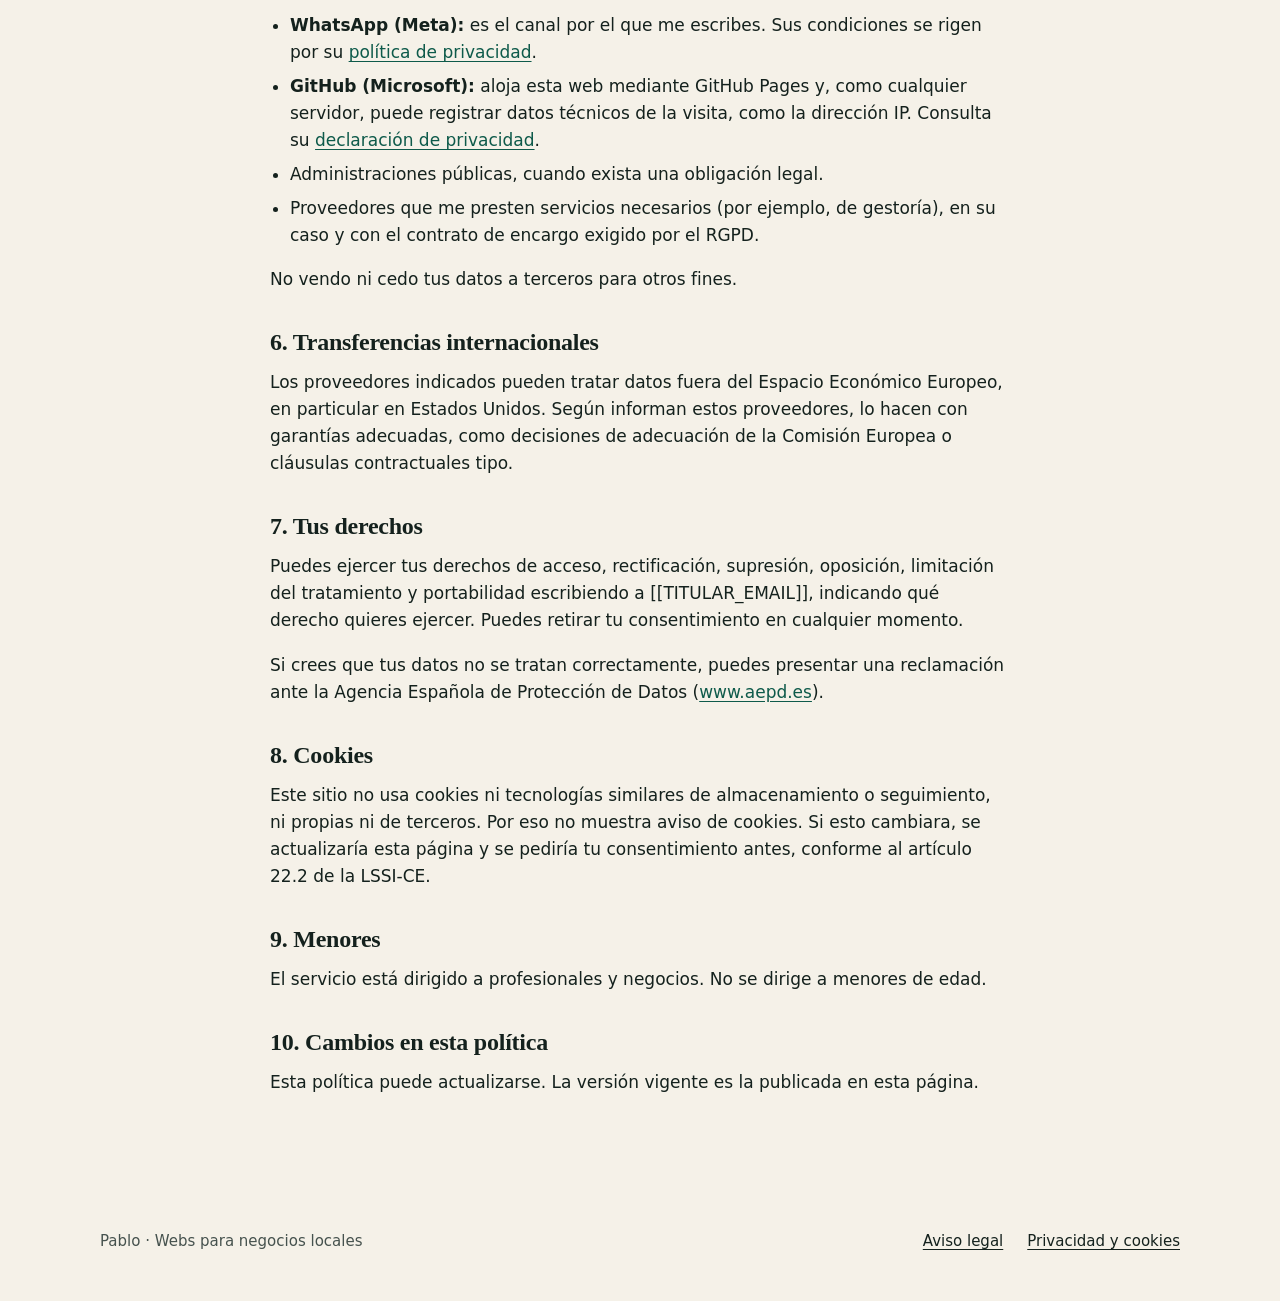
<file: site/privacidad.html>
<!doctype html>
<html lang="es">
<head>
<meta charset="utf-8">
<meta name="viewport" content="width=device-width, initial-scale=1">
<title>Privacidad y cookies · Webs para negocios locales</title>
<meta name="description" content="Política de privacidad y cookies conforme al RGPD, la LOPDGDD y la LSSI-CE.">
<link rel="canonical" href="https://pablocc8.github.io/web-portfolio/privacidad.html">
<meta name="theme-color" content="#f5f1e8">
<link rel="icon" href="assets/favicon.svg" type="image/svg+xml">
<link rel="stylesheet" href="assets/styles.css">
</head>
<body>
<a class="skip" href="#contenido">Saltar al contenido</a>
<header class="site-header"><div class="wrap">
  <a class="brand" href="./"><strong>Pablo</strong><span>Webs para negocios locales</span></a>
  <a class="btn btn--small" href="./">Volver al inicio</a>
</div></header>
<main id="contenido" class="legal"><div class="wrap">
<a class="back" href="./">← Volver al inicio</a>
<h1>Privacidad y cookies</h1>
<p class="meta">Última actualización: [[FECHA_ACTUALIZACION]]</p>

<h2>1. Responsable del tratamiento</h2>
<dl>
  <dt>Responsable</dt><dd>[[TITULAR_NOMBRE_Y_APELLIDOS]]</dd>
  <dt>NIF</dt><dd>[[TITULAR_NIF]]</dd>
  <dt>Domicilio</dt><dd>[[TITULAR_DOMICILIO]]</dd>
  <dt>Correo electrónico</dt><dd>[[TITULAR_EMAIL]]</dd>
</dl>
<p>Esta política cumple el Reglamento (UE) 2016/679 (RGPD), la Ley Orgánica 3/2018 (LOPDGDD) y la Ley 34/2002 (LSSI-CE).</p>

<h2>2. Qué datos trato y cómo los obtengo</h2>
<p>Esta web no tiene formularios, cuentas de usuario ni sistemas de análisis. No recojo datos mientras navegas, salvo los registros técnicos del servidor de alojamiento (ver apartado 5).</p>
<p>Solo trato datos si tú me escribes. Al pulsar un botón de WhatsApp se abre la aplicación con un mensaje ya escrito; si lo envías, recibo tu número de teléfono, tu nombre de perfil y el contenido del mensaje. Si me escribes por correo electrónico, recibo tu dirección y lo que me cuentes. Si después contratas el servicio, te pediré los datos necesarios para prestarlo y facturarlo.</p>

<h2>3. Finalidades y base jurídica</h2>
<div class="table-scroll">
<table>
  <thead><tr><th>Finalidad</th><th>Base jurídica</th></tr></thead>
  <tbody>
    <tr><td>Responder a tu consulta y prepararte un presupuesto</td><td>Aplicación de medidas precontractuales a petición tuya y, en su caso, tu consentimiento al escribirme (art. 6.1.b y 6.1.a RGPD)</td></tr>
    <tr><td>Prestar el servicio contratado</td><td>Ejecución del contrato (art. 6.1.b RGPD)</td></tr>
    <tr><td>Facturación y obligaciones fiscales y contables</td><td>Obligación legal (art. 6.1.c RGPD)</td></tr>
  </tbody>
</table>
</div>
<p>No uso tus datos para enviarte publicidad si no has dado antes tu consentimiento, ni tomo decisiones automatizadas sobre ti.</p>

<h2>4. Conservación</h2>
<p>Conservo tus datos durante el tiempo necesario para atender tu consulta. Si no hay contratación, los elimino cuando deje de ser necesario conservarlos. Los datos de clientes se conservan mientras dure la relación y, después, bloqueados durante los plazos legales aplicables (en general, 4 años a efectos tributarios y 6 años a efectos mercantiles).</p>

<h2>5. Destinatarios y encargados</h2>
<ul>
  <li><strong>WhatsApp (Meta):</strong> es el canal por el que me escribes. Sus condiciones se rigen por su <a href="https://www.whatsapp.com/legal/privacy-policy-eea" target="_blank" rel="noopener noreferrer">política de privacidad</a>.</li>
  <li><strong>GitHub (Microsoft):</strong> aloja esta web mediante GitHub Pages y, como cualquier servidor, puede registrar datos técnicos de la visita, como la dirección IP. Consulta su <a href="https://docs.github.com/es/site-policy/privacy-policies/github-general-privacy-statement" target="_blank" rel="noopener noreferrer">declaración de privacidad</a>.</li>
  <li>Administraciones públicas, cuando exista una obligación legal.</li>
  <li>Proveedores que me presten servicios necesarios (por ejemplo, de gestoría), en su caso y con el contrato de encargo exigido por el RGPD.</li>
</ul>
<p>No vendo ni cedo tus datos a terceros para otros fines.</p>

<h2>6. Transferencias internacionales</h2>
<p>Los proveedores indicados pueden tratar datos fuera del Espacio Económico Europeo, en particular en Estados Unidos. Según informan estos proveedores, lo hacen con garantías adecuadas, como decisiones de adecuación de la Comisión Europea o cláusulas contractuales tipo.</p>

<h2>7. Tus derechos</h2>
<p>Puedes ejercer tus derechos de acceso, rectificación, supresión, oposición, limitación del tratamiento y portabilidad escribiendo a [[TITULAR_EMAIL]], indicando qué derecho quieres ejercer. Puedes retirar tu consentimiento en cualquier momento.</p>
<p>Si crees que tus datos no se tratan correctamente, puedes presentar una reclamación ante la Agencia Española de Protección de Datos (<a href="https://www.aepd.es" target="_blank" rel="noopener noreferrer">www.aepd.es</a>).</p>

<h2>8. Cookies</h2>
<p>Este sitio no usa cookies ni tecnologías similares de almacenamiento o seguimiento, ni propias ni de terceros. Por eso no muestra aviso de cookies. Si esto cambiara, se actualizaría esta página y se pediría tu consentimiento antes, conforme al artículo 22.2 de la LSSI-CE.</p>

<h2>9. Menores</h2>
<p>El servicio está dirigido a profesionales y negocios. No se dirige a menores de edad.</p>

<h2>10. Cambios en esta política</h2>
<p>Esta política puede actualizarse. La versión vigente es la publicada en esta página.</p>
</div></main>
<footer class="site-footer"><div class="wrap">
  <p>Pablo · Webs para negocios locales</p>
  <nav aria-label="Información legal"><a href="aviso-legal.html">Aviso legal</a><a href="privacidad.html">Privacidad y cookies</a></nav>
</div></footer>
</body>
</html>
</file>
<file: site/assets/styles.css>
/* Webs para negocios locales — hoja de estilos única, sin dependencias */
:root{
  --paper:#f5f1e8;
  --paper-2:#ebe5d6;
  --ink:#14211d;
  --muted:#46524e;
  --brand:#0e5a4a;
  --brand-dark:#0a4538;
  --accent:#b4410f;
  --wa:#0a7b3e;
  --wa-hover:#086633;
  --wa-bright:#2fd16f;
  --line:#14211d;
  --radius:10px;
  --serif:"Iowan Old Style","Palatino Linotype",Palatino,"Book Antiqua",Georgia,serif;
  --sans:system-ui,-apple-system,"Segoe UI",Roboto,"Helvetica Neue",Arial,sans-serif;
  --wrap:1120px;
  color-scheme:light;
}
*,*::before,*::after{box-sizing:border-box}
html{-webkit-text-size-adjust:100%;text-size-adjust:100%}
@media (prefers-reduced-motion:no-preference){html{scroll-behavior:smooth}}
body{margin:0;background:var(--paper);color:var(--ink);font-family:var(--sans);font-size:1.0625rem;line-height:1.6;-webkit-font-smoothing:antialiased}
img,svg{max-width:100%;display:block}
a{color:var(--brand);text-underline-offset:.2em}
a:hover{color:var(--brand-dark)}
h1,h2,h3{font-family:var(--serif);font-weight:700;line-height:1.15;margin:0;letter-spacing:-.01em;text-wrap:balance}
p{margin:0 0 1em}
:focus-visible{outline:3px solid var(--accent);outline-offset:3px;border-radius:2px}
.on-dark :focus-visible{outline-color:var(--paper)}
.wrap{width:100%;max-width:var(--wrap);margin-inline:auto;padding-inline:20px}
.sr-only{position:absolute;width:1px;height:1px;margin:-1px;padding:0;overflow:hidden;clip:rect(0,0,0,0);white-space:nowrap;border:0}
.skip{position:absolute;left:12px;top:-60px;background:var(--ink);color:var(--paper);padding:.7rem 1rem;border-radius:var(--radius);z-index:100;text-decoration:none}
.skip:focus{top:12px;color:var(--paper)}

/* Botones */
.btn{display:inline-flex;align-items:center;justify-content:center;gap:.6rem;min-height:52px;padding:.8rem 1.5rem;border-radius:999px;background:var(--wa);color:#fff;font-weight:700;font-size:1.0625rem;text-decoration:none;border:2px solid var(--wa);line-height:1.2;transition:background-color .15s,border-color .15s}
.btn:hover{background:var(--wa-hover);border-color:var(--wa-hover);color:#fff}
.btn svg{width:22px;height:22px;flex:none}
.btn--small{min-height:44px;padding:.5rem 1.1rem;font-size:.9375rem}
.btn--small svg{width:18px;height:18px}
.on-dark .btn{background:var(--wa-bright);border-color:var(--wa-bright);color:var(--ink)}
.on-dark .btn:hover{background:#4be085;border-color:#4be085;color:var(--ink)}

/* Cabecera */
.site-header{border-bottom:2px solid var(--line)}
.site-header .wrap{display:flex;align-items:center;justify-content:space-between;gap:16px;min-height:68px}
.brand{display:flex;flex-direction:column;line-height:1.15;text-decoration:none;color:var(--ink)}
.brand strong{font-family:var(--serif);font-size:1.35rem}
.brand span{font-size:.8125rem;color:var(--muted)}
.nav{display:none}
.nav a{color:var(--ink);text-decoration:none;font-weight:600;font-size:.9375rem;padding:.5rem .1rem;border-bottom:2px solid transparent}
.nav a:hover{border-bottom-color:var(--accent);color:var(--ink)}
@media (min-width:900px){.nav{display:flex;gap:28px}}

/* Secciones */
.section{padding:64px 0;border-bottom:1px solid rgba(20,33,29,.25)}
@media (min-width:900px){.section{padding:96px 0}}
.kicker{display:flex;align-items:center;gap:.7rem;font-size:.8125rem;font-weight:700;letter-spacing:.12em;text-transform:uppercase;color:var(--accent);margin-bottom:1rem}
.kicker::before{content:"";width:28px;height:2px;background:currentColor}
.section h2{font-size:clamp(1.75rem,4.2vw,2.75rem);max-width:22ch;margin-bottom:1.25rem}
.lead{font-size:1.1875rem;color:var(--muted);max-width:62ch}

/* Hero */
.hero{padding:48px 0 64px;border-bottom:2px solid var(--line)}
.hero .wrap{display:grid;gap:44px}
.hero h1{font-size:clamp(2.25rem,7vw,4rem);margin-bottom:1.25rem;max-width:16ch}
.hero h1 em{font-style:normal;box-shadow:inset 0 -.28em 0 rgba(180,65,15,.28)}
.hero .lead{margin-bottom:1.75rem}
.cta-note{margin:.9rem 0 0;font-size:.9375rem;color:var(--muted)}
.facts{list-style:none;margin:2rem 0 0;padding:0;display:grid;gap:0;border-top:2px solid var(--line)}
.facts li{display:flex;justify-content:space-between;align-items:baseline;gap:12px;padding:.75rem 0;border-bottom:1px solid rgba(20,33,29,.3)}
.facts b{font-family:var(--serif);font-size:1.25rem}
.facts span{color:var(--muted);font-size:.9375rem;text-align:right}
@media (min-width:900px){.hero{padding:72px 0 88px}.hero .wrap{grid-template-columns:1.2fr .8fr;align-items:center;gap:64px}}

/* Mock de chat */
.chat{background:#fff;border:2px solid var(--line);border-radius:18px;box-shadow:8px 8px 0 var(--line);max-width:380px;width:100%;justify-self:center;overflow:hidden}
.chat__bar{background:var(--wa);color:#fff;padding:.8rem 1rem;font-weight:700;display:flex;align-items:center;gap:.6rem;font-size:.9375rem}
.chat__bar svg{width:20px;height:20px}
.chat__body{background:var(--paper-2);padding:1.25rem 1rem 1.5rem;min-height:220px;display:flex;flex-direction:column;gap:.75rem}
.bubble{align-self:flex-end;background:#d5f2c7;color:var(--ink);padding:.7rem .9rem;border-radius:14px 14px 2px 14px;max-width:88%;font-size:.9375rem;line-height:1.45;margin:0}
.bubble--ghost{align-self:flex-start;background:#fff;border-radius:14px 14px 14px 2px;color:var(--muted)}
.chat__cap{margin:0;padding:.7rem 1rem;border-top:2px solid var(--line);font-size:.875rem;color:var(--muted);background:#fff}

/* Problema */
.cols{display:grid;gap:20px;margin-top:2rem}
@media (min-width:760px){.cols--2{grid-template-columns:1fr 1fr}.cols--3{grid-template-columns:repeat(3,1fr)}}
.case{background:var(--paper-2);border:2px solid var(--line);border-radius:var(--radius);padding:1.75rem}
.case h3{font-size:1.4rem;margin-bottom:.75rem}
.case p:last-child{margin:0}
.case .tag{display:inline-block;font-size:.75rem;font-weight:700;letter-spacing:.1em;text-transform:uppercase;color:var(--accent);margin-bottom:.6rem}
.closing-line{margin:2rem 0 0;font-family:var(--serif);font-size:1.35rem;font-weight:700;max-width:40ch}

/* Qué incluye */
.includes{list-style:none;margin:2rem 0 0;padding:0;display:grid;gap:0 40px;counter-reset:inc}
@media (min-width:760px){.includes{grid-template-columns:1fr 1fr}}
@media (min-width:1040px){.includes{grid-template-columns:repeat(3,1fr)}}
.includes li{counter-increment:inc;padding:1.5rem 0;border-top:2px solid var(--line)}
.includes li::before{content:counter(inc,decimal-leading-zero);display:block;font-family:var(--serif);font-size:1.1rem;font-weight:700;color:var(--accent);margin-bottom:.35rem}
.includes h3{font-size:1.3rem;margin-bottom:.4rem}
.includes p{margin:0;color:var(--muted)}
.note{margin-top:1.5rem;padding:1rem 1.25rem;border-left:4px solid var(--accent);background:var(--paper-2);max-width:68ch;font-size:.9375rem}
.note p{margin:0}

/* Pasos */
.steps{list-style:none;margin:2rem 0 0;padding:0;display:grid;gap:20px;counter-reset:step}
@media (min-width:860px){.steps{grid-template-columns:repeat(3,1fr)}}
.steps li{counter-increment:step;position:relative;padding:1.75rem 1.5rem 1.5rem;border:2px solid var(--line);border-radius:var(--radius);background:#fff}
.steps li::before{content:counter(step);position:absolute;top:-22px;left:20px;width:44px;height:44px;border-radius:50%;background:var(--ink);color:var(--paper);display:grid;place-items:center;font-family:var(--serif);font-size:1.4rem;font-weight:700}
.steps h3{font-size:1.3rem;margin:.6rem 0 .5rem}
.steps p{margin:0;color:var(--muted)}

/* Precio (oscuro) */
.on-dark{background:var(--ink);color:var(--paper)}
.on-dark a{color:var(--paper)}
.on-dark .kicker{color:#f3a77f}
.on-dark .lead,.on-dark .muted{color:#d6d9d3}
.price-grid{display:grid;gap:40px;align-items:start}
@media (min-width:900px){.price-grid{grid-template-columns:1fr 1fr;gap:72px}}
.price-big{font-family:var(--serif);font-weight:700;line-height:1;font-size:clamp(4.5rem,16vw,8rem);margin:.5rem 0 .25rem}
.price-big small{font-size:.35em;margin-left:.1em}
.price-sub{font-size:1.1875rem;margin:0 0 .5rem}
.ticks{list-style:none;margin:0 0 2rem;padding:0}
.ticks li{padding:.65rem 0 .65rem 2rem;border-bottom:1px solid rgba(245,241,232,.25);position:relative}
.ticks li::before{content:"";position:absolute;left:.15rem;top:1.05rem;width:.85rem;height:.45rem;border-left:3px solid var(--wa-bright);border-bottom:3px solid var(--wa-bright);transform:rotate(-45deg)}
.optional{border:2px dashed rgba(245,241,232,.55);border-radius:var(--radius);padding:1.25rem 1.5rem;margin-bottom:2rem}
.optional h3{font-size:1.25rem;margin-bottom:.4rem}
.optional p{margin:0}
.optional b{font-family:var(--serif);font-size:1.5rem}

/* Muestras */
.sample{display:flex;flex-direction:column;background:#fff;border:2px solid var(--line);border-radius:var(--radius);overflow:hidden;text-decoration:none;color:var(--ink);transition:transform .15s,box-shadow .15s}
.sample:hover{color:var(--ink);transform:translate(-3px,-3px);box-shadow:6px 6px 0 var(--line)}
.sample__shot{background:var(--paper-2);border-bottom:2px solid var(--line);aspect-ratio:8/5}
.sample__shot img{display:block;width:100%;height:100%;object-fit:cover}
.sample__body{padding:1.25rem 1.25rem 1.5rem}
.sample__body h3{font-size:1.25rem;margin-bottom:.35rem}
.sample__body p{margin:0 0 .75rem;color:var(--muted);font-size:.9375rem}
.sample__go{display:block;margin-top:.75rem;font-weight:700;color:var(--brand)}

/* FAQ */
.faq{margin-top:2rem;max-width:820px;border-top:2px solid var(--line)}
.faq details{border-bottom:1px solid rgba(20,33,29,.4)}
.faq summary{list-style:none;cursor:pointer;padding:1.15rem 3rem 1.15rem 0;font-family:var(--serif);font-size:1.2rem;font-weight:700;position:relative;min-height:44px}
.faq summary::-webkit-details-marker{display:none}
.faq summary::after{content:"+";position:absolute;right:.25rem;top:.9rem;font-size:1.7rem;line-height:1;color:var(--accent);font-family:var(--sans);font-weight:400}
.faq details[open] summary::after{content:"\2212"}
.faq .answer{padding:0 0 1.25rem;max-width:66ch;color:var(--muted)}
.faq .answer p:last-child{margin:0}

/* Cierre */
.closing{background:var(--brand);color:var(--paper);padding:80px 0;text-align:left}
.closing h2{font-size:clamp(2rem,5vw,3.25rem);max-width:18ch;margin-bottom:1rem}
.closing .lead{color:#e3ece8;margin-bottom:2rem}
.closing a:not(.btn){color:var(--paper)}

/* Pie */
.site-footer{padding:36px 0 40px;font-size:.9375rem;color:var(--muted)}
.site-footer .wrap{display:flex;flex-wrap:wrap;justify-content:space-between;gap:12px 28px}
.site-footer nav{display:flex;flex-wrap:wrap;gap:6px 24px}
.site-footer a{color:var(--ink);display:inline-block;padding:.5rem 0}
.site-footer p{margin:0;padding:.5rem 0}

/* Barra fija móvil */
.sticky-cta{position:fixed;left:0;right:0;bottom:0;padding:10px 16px calc(10px + env(safe-area-inset-bottom));background:rgba(245,241,232,.97);border-top:2px solid var(--line);z-index:50;transform:translateY(110%);visibility:hidden;transition:transform .2s,visibility .2s}
.sticky-cta.is-visible{transform:none;visibility:visible}
.sticky-cta .btn{width:100%}
@media (min-width:900px){.sticky-cta{display:none}}
@media (prefers-reduced-motion:reduce){.sticky-cta,.sample,.btn{transition:none}}
@media (max-width:899px){.site-footer{padding-bottom:96px}}

/* Páginas legales */
.legal{padding:48px 0 72px}
.legal .wrap{max-width:780px}
.legal h1{font-size:clamp(2rem,6vw,3rem);margin-bottom:.5rem}
.legal h2{font-size:1.5rem;margin:2.25rem 0 .75rem}
.legal h3{font-size:1.15rem;margin:1.5rem 0 .5rem}
.legal ul{padding-left:1.25rem}
.legal li{margin-bottom:.4rem}
.legal .meta{color:var(--muted);margin-bottom:2rem}
.legal dl{display:grid;grid-template-columns:max-content 1fr;gap:.5rem 1.25rem;margin:0 0 1rem;padding:1.25rem;background:var(--paper-2);border:2px solid var(--line);border-radius:var(--radius)}
.legal dt{font-weight:700}
.legal dd{margin:0;overflow-wrap:anywhere}
@media (max-width:540px){.legal dl{grid-template-columns:1fr}.legal dd{margin-bottom:.5rem}}
.legal table{width:100%;border-collapse:collapse;font-size:.9375rem;margin:1rem 0}
.legal th,.legal td{border:1px solid var(--line);padding:.6rem .7rem;text-align:left;vertical-align:top}
.legal th{background:var(--paper-2)}
.table-scroll{overflow-x:auto}
.back{display:inline-block;margin-bottom:1.5rem;padding:.5rem 0;font-weight:600}
</file>
<file: demos/barberia/styles.css>
/* =========================================================
   Navaja & Azahar · demo de barbería (negocio ficticio)
   Sistema: negro cálido, latón y crema · Gloock + Manrope
   ========================================================= */

/* Las @font-face de Gloock y Manrope se declaran en el <head> de index.html
   (woff2 con preload en web; embebidas al abrir con doble clic). */
/* Fallbacks con métricas ajustadas para minimizar el salto al cargar */
@font-face {
  font-family: "Gloock Fallback";
  src: local("Georgia"), local("Times New Roman"), local("DejaVu Serif");
  size-adjust: 104%;
  ascent-override: 92%;
  descent-override: 26%;
}
@font-face {
  font-family: "Manrope Fallback";
  src: local("Arial"), local("Helvetica"), local("Liberation Sans");
  size-adjust: 104%;
  ascent-override: 102%;
  descent-override: 29%;
}

:root {
  --bg: #13100D;
  --bg-2: #1B1713;
  --bg-3: #241F1A;
  --bg-deep: #0D0B09;
  --cream: #F2E9D8;
  --brass: #C8A15A;
  --brass-hi: #DDBB7A;
  --muted: #B3A794;
  --dim: #9A8E7B;
  --orange: #E38B3C;
  --green: #9CC48A;
  --error: #F2A285;
  --line: rgba(200, 161, 90, .22);
  --line-soft: rgba(242, 233, 216, .09);

  --paper: #F2E9D8;
  --paper-hi: #FBF6EC;
  --ink: #1A1511;
  --ink-soft: #5E5446;
  --brass-ink: #6B4E1C;

  --f-display: "Gloock", "Gloock Fallback", Georgia, "Times New Roman", serif;
  --f-text: "Manrope", "Manrope Fallback", system-ui, -apple-system, "Segoe UI", Roboto, Arial, sans-serif;

  --s-1: 4px; --s-2: 8px; --s-3: 12px; --s-4: 16px; --s-5: 24px;
  --s-6: 32px; --s-7: 48px; --s-8: 64px; --s-9: 96px; --s-10: 144px;

  --bar-h: 34px;
  --head-h: 64px;
  --radius: 14px;
  --ease: cubic-bezier(.2, .7, .2, 1);
  --maxw: 1320px;
  --gutter: clamp(20px, 4vw, 48px);
}

*, *::before, *::after { box-sizing: border-box; }
html {
  -webkit-text-size-adjust: 100%;
  text-size-adjust: 100%;
  scroll-behavior: smooth;
  scroll-padding-top: calc(var(--bar-h) + var(--head-h) + 16px);
}
body {
  margin: 0;
  background: var(--bg);
  color: var(--cream);
  font-family: var(--f-text);
  font-size: 1rem;
  line-height: 1.6;
  -webkit-font-smoothing: antialiased;
  -moz-osx-font-smoothing: grayscale;
  overflow-x: hidden;
}
/* Grano sutil en toda la página */
body::after {
  content: "";
  position: fixed;
  inset: 0;
  z-index: 70;
  pointer-events: none;
  opacity: .07;
  background-image: url("data:image/svg+xml,%3Csvg xmlns='http://www.w3.org/2000/svg' width='180' height='180'%3E%3Cfilter id='n'%3E%3CfeTurbulence type='fractalNoise' baseFrequency='.85' numOctaves='2' stitchTiles='stitch'/%3E%3CfeColorMatrix values='0 0 0 0 1 0 0 0 0 .95 0 0 0 0 .85 0 0 0 .9 0'/%3E%3C/filter%3E%3Crect width='180' height='180' filter='url(%23n)'/%3E%3C/svg%3E");
}

img, svg { display: block; max-width: 100%; }
h1, h2, h3, h4, p, ul, ol, dl, dd, figure, blockquote { margin: 0; }
ul, ol { padding: 0; list-style: none; }
a { color: inherit; }
button, input, select { font: inherit; color: inherit; }
button { cursor: pointer; }
:focus-visible { outline: 2px solid var(--brass-hi); outline-offset: 3px; border-radius: 4px; }
::selection { background: var(--brass); color: var(--bg); }

.sprite { position: absolute; width: 0; height: 0; overflow: hidden; }
.sr-only {
  position: absolute !important; width: 1px; height: 1px; padding: 0; margin: -1px;
  overflow: hidden; clip: rect(0 0 0 0); white-space: nowrap; border: 0;
}
.icon {
  width: 1.15em; height: 1.15em; flex: none;
  fill: none; stroke: currentColor; stroke-width: 1.75; stroke-linecap: round; stroke-linejoin: round;
}
.hero-grid > *, .carta-grid > *, .ritual-grid > *, .reserva-grid > *, .resenas-grid > *,
.visita-grid > *, .author-grid > *, .team > *, .barber > *, .section-head > * { min-width: 0; }
.wrap { width: 100%; max-width: var(--maxw); margin-inline: auto; padding-inline: var(--gutter); }

.skip {
  position: fixed; left: 16px; top: calc(var(--bar-h) + 8px); z-index: 120;
  background: var(--brass); color: var(--bg); padding: 10px 16px; border-radius: 8px;
  font-weight: 700; text-decoration: none; transform: translateY(calc(-100% - var(--bar-h) - 24px));
}
.skip:focus { transform: none; }

/* ---------- Banner de demo ---------- */
.demo-bar {
  position: fixed; inset: 0 0 auto; z-index: 110;
  min-height: var(--bar-h);
  display: flex; align-items: center; justify-content: center;
  padding: 6px var(--gutter);
  background: var(--bg-deep);
  border-bottom: 1px solid var(--line);
  color: var(--muted);
  font-size: .75rem; line-height: 1.35; letter-spacing: .02em; text-align: center;
}
.demo-bar a { color: var(--brass-hi); font-weight: 700; text-underline-offset: 3px; }
.demo-bar a:hover { color: var(--cream); }

/* ---------- Botones ---------- */
.btn {
  --btn-bg: transparent; --btn-fg: var(--cream); --btn-bd: var(--line);
  display: inline-flex; align-items: center; justify-content: center; gap: 10px;
  min-height: 48px; padding: 12px 22px;
  border-radius: 999px; border: 1px solid var(--btn-bd);
  background: var(--btn-bg); color: var(--btn-fg);
  font-weight: 700; font-size: .95rem; letter-spacing: .01em; line-height: 1.2;
  text-decoration: none; white-space: nowrap;
  position: relative; overflow: hidden; isolation: isolate;
  transition: transform .35s var(--ease), background-color .3s, color .3s, border-color .3s;
}
.btn::before {
  content: ""; position: absolute; inset: 0; z-index: -1;
  background: var(--btn-shine, rgba(255, 255, 255, .14));
  transform: translateX(-101%); transition: transform .5s var(--ease);
}
.btn:hover::before { transform: none; }
.btn:active { transform: scale(.97); }
.btn .icon--arrow { transition: transform .35s var(--ease); }
.btn:hover .icon--arrow { transform: translateX(4px); }
.btn--brass { --btn-bg: var(--brass); --btn-fg: var(--bg); --btn-bd: var(--brass); }
.btn--brass:hover { --btn-bg: var(--brass-hi); --btn-bd: var(--brass-hi); }
.btn--line { --btn-bd: rgba(200, 161, 90, .55); --btn-shine: rgba(200, 161, 90, .14); }
.btn--line:hover { --btn-bd: var(--brass); }
.btn--ghost { --btn-bd: var(--line-soft); }
.btn--ink { --btn-bg: var(--ink); --btn-fg: var(--paper); --btn-bd: var(--ink); --btn-shine: rgba(200, 161, 90, .25); }
.btn--sm { min-height: 42px; padding: 9px 18px; font-size: .875rem; }
.btn--lg { min-height: 56px; padding: 15px 28px; font-size: 1rem; }
.btn--block { width: 100%; }

.link-btn {
  display: inline-flex; align-items: center; gap: 8px; min-height: 44px;
  padding: 0; border: 0; background: none;
  color: var(--brass-hi); font-weight: 700; font-size: .95rem;
  border-bottom: 1px solid transparent;
}
.link-btn .icon { transition: transform .35s var(--ease); }
.link-btn:hover .icon { transform: translateX(4px); }
.link-plain {
  padding: 0; border: 0; background: none; color: var(--muted); font-size: inherit;
  text-decoration: underline; text-underline-offset: 3px; min-height: 44px;
}
.link-plain:hover { color: var(--cream); }

/* ---------- Cabecera ---------- */
.site-header {
  position: fixed; left: 0; right: 0; top: var(--bar-h); z-index: 100;
  height: var(--head-h);
  background: rgba(19, 16, 13, .86);
  -webkit-backdrop-filter: blur(12px); backdrop-filter: blur(12px);
  border-bottom: 1px solid transparent;
  transition: transform .45s var(--ease), border-color .3s;
}
.site-header.is-scrolled { border-bottom-color: var(--line); }
.site-header.is-hidden { transform: translateY(-100%); }
.header-inner { height: 100%; display: flex; align-items: center; gap: var(--s-5); }
.brand {
  display: inline-flex; align-items: center; gap: 12px; text-decoration: none;
  color: var(--brass); margin-right: auto; min-height: 44px;
}
.brand-mark { width: 40px; height: 40px; }
.brand-name { font-family: var(--f-display); color: var(--cream); font-size: 1.3rem; letter-spacing: .01em; line-height: 1; }
.amp { color: var(--brass); }
.main-nav { display: none; }
.main-nav ul { display: flex; gap: var(--s-6); }
.main-nav a {
  text-decoration: none; font-size: .9rem; font-weight: 600; color: var(--muted);
  position: relative; padding: 10px 0;
}
.main-nav a::after {
  content: ""; position: absolute; left: 0; right: 0; bottom: 4px; height: 1px;
  background: var(--brass); transform: scaleX(0); transform-origin: left; transition: transform .35s var(--ease);
}
.main-nav a:hover { color: var(--cream); }
.main-nav a:hover::after { transform: none; }
.header-cta { display: none; }
.site-header .status--pill { display: none; }

.menu-toggle {
  display: inline-flex; align-items: center; gap: 10px;
  min-height: 44px; padding: 8px 14px 8px 16px;
  border-radius: 999px; border: 1px solid var(--line); background: transparent;
  font-size: .85rem; font-weight: 700; letter-spacing: .06em; text-transform: uppercase;
}
.menu-toggle .icon { width: 20px; height: 20px; transition: transform .35s var(--ease); }
.menu-toggle[aria-expanded="true"] .icon { transform: rotate(90deg); }

.mobile-menu {
  position: fixed; left: 0; right: 0; bottom: 0; top: calc(var(--bar-h) + var(--head-h)); z-index: 95;
  background: var(--bg); padding: var(--s-6) var(--gutter) calc(var(--s-6) + env(safe-area-inset-bottom));
  display: flex; flex-direction: column; justify-content: space-between; gap: var(--s-6);
  overflow-y: auto;
}
.mobile-menu[hidden] { display: none; }
.mobile-menu.is-open { animation: menuIn .45s var(--ease) both; }
@keyframes menuIn { from { opacity: 0; transform: translateY(-12px); } to { opacity: 1; transform: none; } }
.mobile-menu ol { display: grid; gap: 4px; }
.mobile-menu ol a {
  display: flex; align-items: baseline; gap: 16px; padding: 12px 0;
  font-family: var(--f-display); font-size: clamp(2rem, 9vw, 2.6rem); line-height: 1.1;
  text-decoration: none; border-bottom: 1px solid var(--line-soft);
}
.mobile-menu ol a span { font-family: var(--f-text); font-size: .8rem; font-weight: 700; color: var(--brass); letter-spacing: .1em; }
.mobile-menu-foot { display: grid; gap: var(--s-4); }

/* ---------- Estado de horario ---------- */
.status { display: inline-flex; align-items: center; gap: 10px; font-size: .9rem; color: var(--muted); }
.status strong { color: var(--cream); font-weight: 700; }
.status-dot {
  width: 9px; height: 9px; border-radius: 50%; background: var(--dim); flex: none; position: relative;
}
.status.is-open .status-dot { background: var(--green); }
.status.is-open .status-dot::after {
  content: ""; position: absolute; inset: -4px; border-radius: 50%; border: 1px solid var(--green);
  animation: ping 2.4s var(--ease) infinite;
}
.status.is-soon .status-dot { background: var(--orange); }
.status.is-closed .status-dot { background: var(--dim); }
@keyframes ping { 0% { transform: scale(.6); opacity: .9; } 80%, 100% { transform: scale(1.8); opacity: 0; } }
.status--pill { padding: 8px 14px; border: 1px solid var(--line-soft); border-radius: 999px; font-size: .82rem; white-space: nowrap; }

/* ---------- Tipos comunes ---------- */
.section { padding-block: clamp(80px, 11vw, 152px); position: relative; }
.eyebrow, .kicker {
  display: flex; align-items: center; gap: 12px;
  font-size: .75rem; font-weight: 700; letter-spacing: .2em; text-transform: uppercase; color: var(--brass);
}
.eyebrow-line { width: 36px; height: 1px; background: var(--brass); flex: none; }
.kicker span {
  font-family: var(--f-display); font-size: 1rem; letter-spacing: 0; color: var(--cream);
  display: inline-flex; align-items: center; gap: 12px;
}
.kicker span::after { content: ""; width: 28px; height: 1px; background: var(--brass); }
.h2 {
  font-family: var(--f-display); font-weight: 400;
  font-size: clamp(2.3rem, 1.4rem + 3.6vw, 4.5rem); line-height: 1.02; letter-spacing: -.015em;
  margin-top: var(--s-5); text-wrap: balance;
}
.accent { color: var(--brass); }
.lead { color: var(--muted); font-size: clamp(1.05rem, 1rem + .3vw, 1.2rem); max-width: 40ch; margin-top: var(--s-5); line-height: 1.6; }
.note { display: flex; gap: 10px; align-items: flex-start; color: var(--dim); font-size: .875rem; margin-top: var(--s-5); }
.note .icon { margin-top: 3px; color: var(--brass); }

/* ---------- Hero ---------- */
.hero {
  padding-top: calc(var(--bar-h) + var(--head-h) + clamp(28px, 6vw, 80px));
  padding-bottom: clamp(40px, 6vw, 72px);
  position: relative;
  overflow: hidden;
}
.hero::before {
  content: ""; position: absolute; inset: 0; z-index: -1; pointer-events: none;
  background:
    radial-gradient(60% 50% at 78% 38%, rgba(200, 161, 90, .10), transparent 70%),
    radial-gradient(40% 40% at 10% 90%, rgba(227, 139, 60, .05), transparent 70%);
}
.hero-grid { display: grid; gap: var(--s-7); align-items: center; }
.hero-title {
  font-family: var(--f-display); font-weight: 400;
  font-size: clamp(2.8rem, 1rem + 5vw, 5.75rem);
  line-height: .98; letter-spacing: -.025em;
  margin-top: var(--s-5);
}
.hero-title .line { display: block; }
.hero-title .line--accent { color: var(--brass); }
.hero-lead { margin-top: var(--s-5); color: var(--muted); font-size: clamp(1.05rem, 1rem + .35vw, 1.25rem); max-width: 36ch; }
.hero-actions { display: flex; flex-wrap: wrap; gap: var(--s-3); margin-top: var(--s-6); }
.hero-meta {
  display: flex; flex-wrap: wrap; gap: var(--s-3) var(--s-6); align-items: center;
  margin-top: var(--s-6); padding-top: var(--s-5); border-top: 1px solid var(--line-soft);
}
.hero-place { display: inline-flex; align-items: center; gap: 8px; color: var(--muted); font-size: .9rem; }
.hero-place .icon { color: var(--brass); }

.hero-art { position: relative; justify-self: center; width: min(100%, 440px); padding-right: 40px; }
.arch {
  position: relative; aspect-ratio: 21 / 26;
  border-radius: 1000px 1000px 18px 18px;
  border: 1px solid rgba(200, 161, 90, .5);
  background: radial-gradient(70% 55% at 50% 42%, #2B241D, #16120F 100%);
  overflow: hidden;
}
.arch::after {
  content: ""; position: absolute; inset: 10px; border-radius: inherit;
  border: 1px solid rgba(200, 161, 90, .2); pointer-events: none;
}
.art-layer { position: absolute; inset: 0; width: 100%; height: 100%; }
/* Capas HTML independientes: las animaciones van en el compositor (solo transform) */
.art-rings { animation: spin 90s linear infinite; transform-origin: 50% 48.077%; }
@keyframes spin { to { transform: rotate(360deg); } }
.art-blade { transform-origin: 55.238% 57.692%; animation: bladeOpen 2.1s var(--ease) .3s both; will-change: transform; }
@keyframes bladeOpen { from { transform: rotate(-146deg); } to { transform: none; } }

.pole {
  position: absolute; right: 0; top: 50%; transform: translateY(-50%);
  height: 58%; width: 18px; display: flex; flex-direction: column; align-items: center;
}
.pole-cap { width: 18px; height: 12px; border-radius: 9px 9px 3px 3px; background: var(--brass); flex: none; }
.pole-cap:last-child { border-radius: 3px 3px 9px 9px; }
.pole-tube {
  flex: 1; width: 12px; overflow: hidden; position: relative;
  border-left: 1px solid rgba(200, 161, 90, .6); border-right: 1px solid rgba(200, 161, 90, .6);
}
.pole-stripes {
  position: absolute; left: 0; right: 0; top: -24px; bottom: -24px;
  background-image: linear-gradient(45deg,
    var(--cream) 0 16.66%, var(--brass) 16.66% 33.33%, var(--bg) 33.33% 50%,
    var(--cream) 50% 66.66%, var(--brass) 66.66% 83.33%, var(--bg) 83.33% 100%);
  background-size: 24px 24px;
  animation: pole 2.6s linear infinite;
}
@keyframes pole { from { transform: translateY(0); } to { transform: translateY(24px); } }
.hero-art-note {
  position: absolute; left: -30px; bottom: 24px;
  writing-mode: vertical-rl; transform: rotate(180deg);
  font-size: .7rem; letter-spacing: .25em; text-transform: uppercase; color: var(--dim);
}

.hero-facts {
  display: grid; gap: var(--s-4);
  margin-top: clamp(48px, 7vw, 88px);
}
.hero-facts li {
  display: flex; align-items: flex-start; gap: 14px;
  color: var(--muted); font-size: .95rem; line-height: 1.5;
  padding-top: var(--s-4); border-top: 1px solid var(--line-soft);
}
.hero-facts strong { color: var(--cream); font-weight: 700; }
.hero-facts .icon { color: var(--brass); width: 22px; height: 22px; margin-top: 1px; }

/* ---------- Cinta ---------- */
.ribbon {
  border-block: 1px solid var(--line);
  overflow: hidden; padding-block: 18px; background: var(--bg-2);
}
.ribbon-track {
  display: flex; align-items: center; gap: 28px; width: max-content;
  animation: marquee 48s linear infinite;
}
.ribbon-track span { font-family: var(--f-display); font-size: clamp(1.3rem, 1rem + 1.2vw, 1.9rem); white-space: nowrap; line-height: 1.2; }
.ribbon-track span:nth-of-type(even) { color: var(--brass); }
.ribbon-track .icon { width: 22px; height: 22px; color: var(--cream); }
@keyframes marquee { to { transform: translateX(calc(-50% - 14px)); } }

/* ---------- Huecos de foto ---------- */
.photo-slot {
  position: relative; margin: 0;
  border: 1px solid var(--line); border-radius: var(--radius);
  background: linear-gradient(160deg, #1D1915, #15110E);
  overflow: hidden;
}
.photo-slot svg { width: 100%; height: auto; }
.photo-slot figcaption {
  display: flex; flex-wrap: wrap; align-items: center; gap: 8px 10px;
  padding: 12px 16px; border-top: 1px dashed rgba(200, 161, 90, .25);
  font-size: .82rem; color: var(--muted); background: rgba(13, 11, 9, .35);
}
.slot-tag {
  display: inline-block; padding: 3px 9px; border-radius: 999px;
  border: 1px solid var(--line); background: rgba(19, 16, 13, .85);
  font-size: .68rem; font-weight: 700; letter-spacing: .12em; text-transform: uppercase; color: var(--brass);
}

/* ---------- Carta ---------- */
.carta-grid { display: grid; gap: var(--s-7); }
.carta-aside .photo-slot { margin-top: var(--s-6); max-width: 380px; }
.filters {
  display: flex; gap: var(--s-2); overflow-x: auto; scrollbar-width: none;
  margin-inline: calc(var(--gutter) * -1); padding: 4px var(--gutter) 4px;
  scroll-snap-type: x proximity; scroll-padding-inline: var(--gutter);
}
.filters::-webkit-scrollbar { display: none; }
.chip {
  flex: none; scroll-snap-align: start;
  min-height: 44px; padding: 10px 18px; border-radius: 999px;
  border: 1px solid rgba(200, 161, 90, .38); background: transparent; color: var(--cream);
  font-size: .88rem; font-weight: 600;
  transition: background-color .25s, color .25s, border-color .25s, transform .25s var(--ease);
}
.chip:hover { border-color: var(--brass); }
.chip:active { transform: scale(.96); }
.chip.is-active { background: var(--brass); border-color: var(--brass); color: var(--bg); }

.menu-groups { margin-top: var(--s-6); display: grid; gap: var(--s-7); }
.menu-group[hidden] { display: none; }
.group-title {
  display: flex; align-items: baseline; gap: var(--s-4); flex-wrap: wrap;
  font-family: var(--f-display); font-weight: 400; font-size: clamp(1.6rem, 1.3rem + 1vw, 2.1rem); line-height: 1.1;
  padding-bottom: var(--s-3); border-bottom: 1px solid var(--line);
}
.group-note { font-family: var(--f-text); font-size: .8rem; color: var(--dim); letter-spacing: .02em; }
.svc {
  position: relative; padding: var(--s-5) 0; border-bottom: 1px solid var(--line-soft);
  transition: background-color .3s;
}
.svc::before {
  content: ""; position: absolute; left: calc(var(--s-4) * -1); top: var(--s-5); bottom: var(--s-5); width: 2px;
  background: var(--brass); transform: scaleY(0); transform-origin: top; transition: transform .4s var(--ease);
}
.svc:hover::before, .svc:focus-within::before { transform: none; }
.svc-head { display: flex; align-items: baseline; gap: var(--s-3); }
.svc-head h4 {
  font-family: var(--f-display); font-weight: 400; font-size: clamp(1.25rem, 1.1rem + .5vw, 1.5rem); line-height: 1.2;
  max-width: 75%;
}
.leader { flex: 1; min-width: 24px; border-bottom: 1px dotted rgba(200, 161, 90, .55); transform: translateY(-6px); }
.price { font-family: var(--f-display); font-size: clamp(1.35rem, 1.2rem + .5vw, 1.6rem); color: var(--brass); white-space: nowrap; line-height: 1.2; }
.badge {
  display: inline-block; vertical-align: 4px; margin-left: 6px;
  padding: 2px 8px; border-radius: 999px; border: 1px solid var(--brass);
  font-family: var(--f-text); font-size: .62rem; font-weight: 700; letter-spacing: .12em; text-transform: uppercase; color: var(--brass);
  white-space: nowrap;
}
.svc-flag {
  display: inline-block; margin-bottom: 8px; padding: 2px 9px; border-radius: 999px; border: 1px solid var(--brass);
  font-size: .64rem; font-weight: 800; letter-spacing: .14em; text-transform: uppercase; color: var(--brass); line-height: 1.6;
}
.svc-desc { color: var(--muted); font-size: .95rem; margin-top: 6px; max-width: 54ch; }
.svc-foot { display: flex; align-items: center; justify-content: space-between; gap: var(--s-4); margin-top: 2px; margin-bottom: -8px; }
.dur { display: inline-flex; align-items: center; gap: 6px; font-size: .8rem; font-weight: 700; letter-spacing: .1em; text-transform: uppercase; color: var(--dim); }
.dur .icon { color: var(--brass); width: 15px; height: 15px; }
.svc-book {
  display: inline-flex; align-items: center; gap: 6px; min-height: 44px; padding: 0 2px;
  border: 0; background: none; color: var(--brass-hi); font-weight: 700; font-size: .85rem;
}
.svc-book .icon { width: 16px; height: 16px; transition: transform .35s var(--ease); }
.svc-book:hover .icon { transform: translateX(4px); }
.svc-book:hover { color: var(--cream); }

/* ---------- Ritual ---------- */
.ritual { background: var(--bg-2); border-block: 1px solid var(--line-soft); overflow: hidden; }
.ritual-grid { display: grid; gap: var(--s-7); }
.ritual-title {
  font-family: var(--f-display); font-weight: 400;
  font-size: clamp(3rem, 1rem + 9vw, 9.6rem); line-height: .92; letter-spacing: -.03em;
  margin-top: var(--s-5);
}
.ritual-title { position: relative; z-index: 2; }
.ritual-title span { display: block; }
.ritual-title .accent { padding-left: 12%; }
.photo-slot--tall { max-width: 460px; }
.steps { display: grid; counter-reset: s; }
.step {
  display: grid; grid-template-columns: 64px 1fr; gap: var(--s-4);
  padding: var(--s-5) 0; border-top: 1px solid var(--line);
}
.step:last-child { border-bottom: 1px solid var(--line); }
.step-n { font-family: var(--f-display); font-size: 2rem; line-height: 1; color: var(--brass); }
.step h3 { font-family: var(--f-display); font-weight: 400; font-size: clamp(1.3rem, 1.15rem + .5vw, 1.6rem); line-height: 1.2; }
.step p { color: var(--muted); margin-top: 6px; max-width: 46ch; }
.ritual-cta { display: flex; flex-wrap: wrap; align-items: center; gap: var(--s-4) var(--s-5); }
.ritual-cta p { color: var(--muted); }
.ritual-cta strong { color: var(--cream); }

/* ---------- Equipo ---------- */
.section-head { display: grid; gap: 0; }
.team { display: grid; gap: var(--s-6); margin-top: var(--s-8); }
.barber { display: grid; grid-template-columns: 120px 1fr; column-gap: var(--s-5); align-items: end; }
.barber-body { display: contents; }
.barber .portrait { grid-row: 1 / span 2; }
.barber-role { grid-column: 2; align-self: end; }
.barber h3 { grid-column: 2; align-self: start; }
.barber-body > p:not(.barber-role), .barber .tags, .barber .link-btn { grid-column: 1 / -1; justify-self: start; }
.barber-body > p:not(.barber-role) { margin-top: var(--s-4) !important; }
.portrait {
  border-radius: 1000px 1000px 14px 14px; overflow: hidden;
  background: var(--bg-3); border: 1px solid var(--line);
  transition: transform .5s var(--ease), border-color .3s;
}
.portrait svg { width: 100%; height: auto; }
.barber:hover .portrait { transform: translateY(-6px); border-color: var(--brass); }
.barber-role { font-size: .72rem; font-weight: 700; letter-spacing: .16em; text-transform: uppercase; color: var(--brass); }
.barber h3 { font-family: var(--f-display); font-weight: 400; font-size: clamp(2rem, 1.6rem + 1.4vw, 2.8rem); line-height: 1.05; margin-top: 4px; }
.barber-body > p:not(.barber-role) { color: var(--muted); margin-top: var(--s-3); font-size: .97rem; }
.tags { display: flex; flex-wrap: wrap; gap: 6px; margin-top: var(--s-4); }
.tags li { font-size: .75rem; font-weight: 600; padding: 4px 10px; border-radius: 999px; border: 1px solid var(--line-soft); color: var(--muted); }
.barber .link-btn { margin-top: var(--s-2); }
.barber + .barber { padding-top: var(--s-6); border-top: 1px solid var(--line-soft); }

/* ---------- Reserva ---------- */
.reserva { background: var(--bg-2); border-top: 1px solid var(--line-soft); }
.reserva-grid { display: grid; gap: var(--s-6); grid-template-areas: "intro" "form" "ticket"; }
.reserva-intro { grid-area: intro; }
.booking { grid-area: form; display: grid; gap: var(--s-6); min-width: 0; }
.ticket { grid-area: ticket; min-width: 0; }
.step-field { border: 0; margin: 0; padding: 0; min-width: 0; }
.step-field legend, .step-field--name label {
  display: flex; align-items: center; gap: 12px; padding: 0; margin-bottom: var(--s-4);
  font-size: .8rem; font-weight: 700; letter-spacing: .14em; text-transform: uppercase; color: var(--cream);
}
.step-field--name label span { color: var(--dim); letter-spacing: .06em; text-transform: none; font-weight: 500; font-size: .85rem; }
.field-n {
  width: 28px; height: 28px; border-radius: 50%; border: 1px solid var(--brass);
  display: inline-grid; place-items: center;
  font-family: var(--f-display); font-size: .95rem; letter-spacing: 0; color: var(--brass);
}
.select-wrap { position: relative; }
.select-wrap .icon { position: absolute; right: 18px; top: 50%; transform: translateY(-50%) rotate(90deg); color: var(--brass); pointer-events: none; }
select, input[type="text"] {
  width: 100%; min-height: 56px; padding: 14px 48px 14px 18px;
  background: var(--bg-3); color: var(--cream);
  border: 1px solid rgba(200, 161, 90, .38); border-radius: 12px;
  font-size: 1rem; appearance: none; -webkit-appearance: none;
  transition: border-color .25s;
}
input[type="text"] { padding-right: 18px; }
select:hover, input[type="text"]:hover { border-color: var(--brass); }
select:focus-visible, input[type="text"]:focus-visible { outline: 2px solid var(--brass-hi); outline-offset: 2px; border-color: var(--brass); }
select option, select optgroup { background: var(--bg-3); color: var(--cream); }
input::placeholder { color: var(--dim); opacity: 1; }
.is-invalid select, .is-invalid .days, .is-invalid .options { outline: 1px solid var(--error); outline-offset: 6px; border-radius: 12px; }
.field-error { color: var(--error); font-size: .875rem; font-weight: 600; margin-top: var(--s-3); }

.options { display: flex; flex-wrap: wrap; gap: var(--s-2); }
.opt { position: relative; display: block; }
.opt input { position: absolute; opacity: 0; width: 100%; height: 100%; inset: 0; margin: 0; cursor: pointer; }
.opt > span {
  display: flex; flex-direction: column; justify-content: center; min-height: 48px; padding: 10px 18px;
  border-radius: 12px; border: 1px solid rgba(200, 161, 90, .32); background: var(--bg-3);
  font-weight: 600; font-size: .92rem; line-height: 1.25;
  transition: background-color .25s, border-color .25s, color .25s, transform .25s var(--ease);
}
.opt:hover > span { border-color: var(--brass); }
.opt input:checked + span { background: var(--brass); border-color: var(--brass); color: var(--bg); }
.opt input:checked + span small { color: var(--bg); }
.opt input:focus-visible + span { outline: 2px solid var(--brass-hi); outline-offset: 3px; }
.opt input:disabled { cursor: not-allowed; }
.opt input:disabled + span { opacity: .45; background: transparent; border-style: dashed; }
.opt small { display: block; font-size: .78rem; font-weight: 500; color: var(--muted); }

.options--barbers { display: grid; grid-template-columns: repeat(2, minmax(0, 1fr)); }
.options--barbers .opt > span { align-items: center; text-align: center; }
.options--slots { display: grid; grid-template-columns: repeat(2, minmax(0, 1fr)); gap: var(--s-2); }
.options--slots .opt > span { min-height: 64px; }
.slots-empty { grid-column: 1 / -1; color: var(--dim); font-size: .92rem; padding: 18px; border: 1px dashed var(--line); border-radius: 12px; }
.slots-hint { grid-column: 1 / -1; color: var(--dim); font-size: .85rem; }

.days {
  display: flex; gap: var(--s-2); overflow-x: auto; scrollbar-width: none;
  margin-inline: calc(var(--gutter) * -1); padding: 6px var(--gutter);
  scroll-snap-type: x proximity; scroll-padding-inline: var(--gutter);
}
.days::-webkit-scrollbar { display: none; }
.days .opt { flex: none; scroll-snap-align: start; }
.days .opt > span {
  width: 74px; min-height: 92px; padding: 10px 6px; align-items: center; text-align: center; gap: 2px;
}
.day-w { font-size: .7rem; font-weight: 700; letter-spacing: .12em; text-transform: uppercase; }
.day-n { font-family: var(--f-display); font-size: 1.7rem; font-weight: 400; line-height: 1; }
.day-m { font-size: .72rem; font-weight: 500; color: var(--muted); }
.opt input:checked + span .day-m { color: var(--bg); }

/* Ticket */
.ticket { display: grid; gap: var(--s-4); align-self: start; }
.ticket-paper {
  position: relative; background: var(--paper); color: var(--ink);
  padding: 30px 26px 26px; border-radius: 6px;
  -webkit-mask: radial-gradient(circle 7px at 50% 0, #0000 98%, #000) 0 0 / 22px 51% repeat-x,
                radial-gradient(circle 7px at 50% 100%, #0000 98%, #000) 0 100% / 22px 51% repeat-x;
  mask: radial-gradient(circle 7px at 50% 0, #0000 98%, #000) 0 0 / 22px 51% repeat-x,
        radial-gradient(circle 7px at 50% 100%, #0000 98%, #000) 0 100% / 22px 51% repeat-x;
}
.ticket-kicker { font-size: .7rem; font-weight: 700; letter-spacing: .2em; text-transform: uppercase; color: var(--brass-ink); }
.ticket-title { font-family: var(--f-display); font-weight: 400; font-size: 2.2rem; line-height: 1.05; margin-top: 4px; }
.ticket-rows { margin-top: var(--s-4); }
.ticket-rows div {
  display: flex; justify-content: space-between; gap: var(--s-4); align-items: baseline;
  padding: 11px 0; border-bottom: 1px dashed rgba(26, 21, 17, .25);
}
.ticket-rows dt { font-size: .72rem; font-weight: 700; letter-spacing: .14em; text-transform: uppercase; color: var(--ink-soft); flex: none; }
.ticket-rows dd { font-weight: 700; text-align: right; font-size: .97rem; }
.ticket-rows dd.is-empty { color: var(--ink-soft); font-weight: 500; }
.ticket-total { display: flex; justify-content: space-between; align-items: baseline; margin-top: var(--s-4); }
.ticket-total span { font-size: .85rem; font-weight: 700; color: var(--ink-soft); letter-spacing: .06em; }
.ticket-total strong { font-family: var(--f-display); font-weight: 400; font-size: 2.4rem; line-height: 1; }
.ticket-paper.is-bump { animation: bump .5s var(--ease); }
@keyframes bump { 40% { transform: translateY(-4px) rotate(-.6deg); } }

.wa-preview { padding: var(--s-4); border-radius: var(--radius); background: var(--bg-3); border: 1px solid var(--line-soft); }
.wa-label { display: flex; align-items: center; gap: 8px; font-size: .72rem; font-weight: 700; letter-spacing: .14em; text-transform: uppercase; color: var(--muted); }
.wa-label .icon { color: var(--brass); }
.wa-bubble {
  position: relative; margin-top: var(--s-3); padding: 12px 14px 14px; border-radius: 4px 14px 14px 14px;
  background: #23301F; color: var(--cream); font-size: .9rem; line-height: 1.5; white-space: pre-line;
}
.ticket-help { color: var(--dim); font-size: .85rem; text-align: center; }

/* ---------- Reseñas ---------- */
.resenas-grid { display: grid; gap: var(--s-6); }
.sample-tag {
  display: inline-flex; align-items: center; gap: 8px; padding: 6px 12px;
  border: 1px dashed var(--brass); border-radius: 999px;
  font-size: .72rem; font-weight: 700; letter-spacing: .16em; text-transform: uppercase; color: var(--brass);
}
.quote { padding-top: var(--s-5); border-top: 1px solid var(--line); }
.quote blockquote p { font-size: 1.1rem; line-height: 1.55; color: var(--cream); }
.quote figcaption { margin-top: var(--s-4); font-weight: 700; color: var(--brass); font-size: .92rem; }
.quote figcaption span { color: var(--dim); font-weight: 500; }
.quote--big { position: relative; border-top: 0; padding-top: 0; }
.quote--big::before {
  content: "\201C"; display: block; font-family: var(--f-display); font-size: 6rem; line-height: .7; color: var(--brass); height: 52px;
}
.quote--big blockquote p { font-family: var(--f-display); font-size: clamp(1.7rem, 1.2rem + 2vw, 2.8rem); line-height: 1.18; letter-spacing: -.01em; }

/* ---------- Visita ---------- */
.visita { border-top: 1px solid var(--line-soft); }
.visita-grid { display: grid; gap: var(--s-7); }
.status-card {
  margin-top: var(--s-6); padding: var(--s-5); border-radius: var(--radius);
  border: 1px solid var(--line); background: var(--bg-2);
}
.status--big { display: flex; align-items: center; gap: 14px; font-size: 1rem; flex-wrap: wrap; }
.status--big { align-items: flex-start; }
.status--big .status-dot { margin-top: 12px; }
.status--big .status-text { display: flex; flex-direction: column; gap: 2px; }
.status--big .status-sep { display: none; }
.status--big .status-detail { color: var(--cream); font-size: 1.05rem; }
.status--big strong { font-family: var(--f-display); font-weight: 400; font-size: 1.9rem; line-height: 1.1; }
.status--big .status-dot { width: 12px; height: 12px; }
.status-sub { color: var(--dim); font-size: .85rem; margin-top: 10px; padding-top: 10px; border-top: 1px solid var(--line-soft); }
.hours { width: 100%; border-collapse: collapse; margin-top: var(--s-5); font-variant-numeric: tabular-nums; }
.hours th, .hours td { padding: 13px 0; border-bottom: 1px solid var(--line-soft); vertical-align: baseline; }
.hours th { text-align: left; font-weight: 600; color: var(--muted); padding-right: var(--s-4); }
.hours td { text-align: right; color: var(--muted); }
.hours tr.is-closed td { color: var(--dim); }
.hours tr.is-today th, .hours tr.is-today td { color: var(--cream); }
.hours tr.is-today th { position: relative; }
.today-pill {
  display: inline-block; margin-left: 8px; padding: 1px 8px; border-radius: 999px; vertical-align: 1px;
  background: var(--brass); color: var(--bg); font-size: .66rem; font-weight: 800; letter-spacing: .1em; text-transform: uppercase;
}
.hours-note { display: block; font-size: .78rem; color: var(--dim); }

.visita-photo { max-width: 640px; }
.map { position: relative; border-radius: 20px; overflow: hidden; border: 1px solid var(--line); }
.map svg { width: 100%; height: auto; }
.map-note {
  position: absolute; top: 14px; left: 14px; padding: 3px 10px; border-radius: 999px;
  background: rgba(19, 16, 13, .85); border: 1px solid var(--line);
  font-size: .68rem; font-weight: 700; letter-spacing: .12em; text-transform: uppercase; color: var(--muted);
}
.map-ping {
  position: absolute; left: 39.333%; top: 52.381%; width: 8.667%; aspect-ratio: 1;
  margin-left: -4.333%; margin-top: -4.333%; border-radius: 50%;
  background: rgba(200, 161, 90, .3); pointer-events: none;
  animation: pulse 2.6s var(--ease) infinite;
}
@keyframes pulse { 0% { transform: scale(.5); opacity: 1; } 100% { transform: scale(2.2); opacity: 0; } }
.contact { font-style: normal; margin-top: var(--s-5); display: grid; }
.contact-line { display: grid; grid-template-columns: 22px 1fr; gap: 14px; padding: 14px 0; border-bottom: 1px solid var(--line-soft); color: var(--muted); }
.contact-line:first-child span { color: var(--cream); }
.contact-line em { color: var(--dim); font-style: normal; font-size: .85rem; white-space: nowrap; }
.contact-line .icon { color: var(--brass); width: 20px; height: 20px; margin-top: 3px; }
.contact-actions { display: grid; grid-template-columns: 1fr 1fr; gap: var(--s-2); margin-top: var(--s-5); }
.contact-actions .btn:first-child { grid-column: 1 / -1; }

/* ---------- Pie ---------- */
.site-footer { border-top: 1px solid var(--line); padding-block: var(--s-8) var(--s-8); background: var(--bg-deep); }
.footer-inner { display: grid; gap: var(--s-5); }
.footer-name { font-family: var(--f-display); font-size: 1.8rem; line-height: 1.1; }
.footer-brand p:not(.footer-name) { color: var(--muted); margin-top: 6px; font-size: .92rem; }
.footer-nav { display: flex; flex-wrap: wrap; gap: 0 var(--s-5); align-items: center; }
.footer-nav a { color: var(--muted); text-decoration: none; font-size: .92rem; min-height: 44px; display: inline-flex; align-items: center; }
.footer-nav a:hover { color: var(--cream); }
.footer-nav .link-plain { font-size: .92rem; }
.footer-legal { color: var(--dim); font-size: .82rem; }

/* ---------- Sección del autor ---------- */
.author {
  position: relative; background: var(--paper); color: var(--ink);
  padding: calc(var(--s-9) + 8px) 0 var(--s-6);
}
.author-tear {
  position: absolute; top: -1px; left: 0; right: 0; height: 14px;
  background: radial-gradient(circle at 11px 0, var(--bg-deep) 7px, transparent 7.5px) 0 0 / 22px 14px repeat-x;
}
.author-grid { display: grid; gap: var(--s-7); align-items: start; }
.author-kicker {
  display: inline-flex; align-items: center; gap: 10px; flex-wrap: wrap;
  font-size: .75rem; font-weight: 800; letter-spacing: .18em; text-transform: uppercase; color: var(--brass-ink);
}
.author-kicker::before { content: ""; width: 28px; height: 1px; background: var(--brass-ink); }
.author-title {
  font-family: var(--f-display); font-weight: 400; margin-top: var(--s-4);
  font-size: clamp(2.4rem, 1.4rem + 4vw, 4.6rem); line-height: 1; letter-spacing: -.02em; text-wrap: balance;
}
.author-lead { margin-top: var(--s-5); font-size: 1.1rem; color: #3D342A; max-width: 44ch; }
.author-list { margin-top: var(--s-6); display: grid; }
.author-list li { display: flex; gap: 14px; align-items: flex-start; padding: 12px 0; border-bottom: 1px solid rgba(26, 21, 17, .14); color: #3D342A; }
.author-list strong { color: var(--ink); }
.author-list .icon { color: var(--brass-ink); width: 20px; height: 20px; margin-top: 3px; stroke-width: 2.2; }
.author-offer {
  background: var(--paper-hi); border: 1.5px solid var(--ink); border-radius: 24px;
  padding: clamp(24px, 4vw, 40px); box-shadow: 8px 8px 0 var(--ink);
}
.offer-label { font-size: .75rem; font-weight: 800; letter-spacing: .18em; text-transform: uppercase; color: var(--brass-ink); }
.offer-price { font-family: var(--f-display); font-size: clamp(4.5rem, 3rem + 6vw, 7rem); line-height: .95; letter-spacing: -.03em; margin-top: var(--s-2); display: flex; align-items: flex-start; gap: 6px; }
.offer-cur { font-size: .45em; color: var(--brass-ink); margin-top: .18em; }
.offer-sub { color: #3D342A; margin-top: var(--s-3); font-weight: 600; }
.author-offer .btn { margin-top: var(--s-5); white-space: normal; text-align: center; }
.offer-note { color: var(--ink-soft); font-size: .88rem; margin-top: var(--s-4); }
.author-foot { color: var(--ink-soft); font-size: .82rem; margin-top: var(--s-8); padding-top: var(--s-5); border-top: 1px solid rgba(26, 21, 17, .14); }
.author :focus-visible { outline-color: var(--ink); }

/* ---------- Dock flotante ---------- */
.dock {
  position: fixed; left: 0; right: 0; bottom: 0; z-index: 90;
  display: grid; grid-template-columns: minmax(0, 1fr) minmax(0, 1fr) minmax(0, 1.5fr); gap: 8px;
  padding: 10px 12px calc(10px + env(safe-area-inset-bottom));
  background: rgba(13, 11, 9, .94); border-top: 1px solid var(--line);
  -webkit-backdrop-filter: blur(12px); backdrop-filter: blur(12px);
  transform: translateY(110%); transition: transform .45s var(--ease);
}
.dock.is-visible { transform: none; }
.dock-btn {
  display: inline-flex; align-items: center; justify-content: center; gap: 8px;
  min-height: 50px; padding: 8px 10px; border-radius: 14px;
  border: 1px solid var(--line); background: transparent; color: var(--cream);
  font-size: .88rem; font-weight: 700; text-decoration: none; white-space: nowrap;
  transition: transform .25s var(--ease), background-color .25s;
}
.dock-btn .icon { color: var(--brass); width: 19px; height: 19px; }
.dock-btn:active { transform: scale(.96); }
.dock-btn--main { background: var(--brass); border-color: var(--brass); color: var(--bg); }
.dock-btn--main .icon { color: var(--bg); }
.dock-btn--main:hover { background: var(--brass-hi); }

/* ---------- Aviso (diálogo) ---------- */
.notice {
  width: min(460px, calc(100% - 32px)); max-height: calc(100% - 32px);
  padding: 0; border: 1px solid rgba(200, 161, 90, .45); border-radius: 22px;
  background: var(--bg-3); color: var(--cream);
  box-shadow: 0 30px 80px rgba(0, 0, 0, .55);
}
.notice[open] { animation: noticeIn .45s var(--ease) both; }
.notice::backdrop { background: rgba(8, 6, 5, .72); -webkit-backdrop-filter: blur(4px); backdrop-filter: blur(4px); }
@keyframes noticeIn { from { opacity: 0; transform: translateY(16px) scale(.97); } to { opacity: 1; transform: none; } }
.notice-inner { position: relative; padding: 34px 28px 28px; }
.notice-kicker { font-size: .72rem; font-weight: 800; letter-spacing: .18em; text-transform: uppercase; color: var(--brass); }
.notice-title { font-family: var(--f-display); font-weight: 400; font-size: 2rem; line-height: 1.1; margin-top: 8px; padding-right: 32px; }
.notice-text { color: var(--muted); margin-top: var(--s-4); font-size: 1.02rem; }
.notice-text strong { color: var(--cream); }
.notice-msg {
  margin-top: var(--s-4); padding: 12px 14px; border-radius: 4px 14px 14px 14px;
  background: #23301F; font-size: .88rem; line-height: 1.5; white-space: pre-line; max-height: 220px; overflow: auto;
}
.notice-actions { display: flex; flex-wrap: wrap; gap: var(--s-2); margin-top: var(--s-5); }
.notice-x {
  position: absolute; top: 12px; right: 12px; width: 44px; height: 44px; border-radius: 50%;
  display: grid; place-items: center; border: 1px solid var(--line-soft); background: transparent; color: var(--cream);
}
.notice-x:hover { border-color: var(--brass); }

/* ---------- Animación de entrada ---------- */
.js .reveal { opacity: 0; transform: translateY(26px); transition: opacity .9s var(--ease), transform .9s var(--ease); }
.js .reveal.is-in { opacity: 1; transform: none; }

/* =========================================================
   Breakpoints
   ========================================================= */
.hide-sm { display: none; }
@media (max-width: 479px) {
  .hero-actions .btn { width: 100%; }
}
@media (min-width: 480px) {
  .header-cta { display: inline-flex; }
  .menu-toggle-label { display: inline; }
}
@media (max-width: 380px) {
  .brand-name { font-size: 1.12rem; }
  .brand-mark { width: 34px; height: 34px; }
  .menu-toggle-label { display: none; }
  .menu-toggle { padding: 8px 12px; }
}
@media (min-width: 640px) {
  .hide-sm { display: inline; }
  .hero-facts { grid-template-columns: repeat(3, 1fr); gap: var(--s-5); }
  .options--slots { grid-template-columns: repeat(3, minmax(0, 1fr)); }
  .contact-actions { display: flex; flex-wrap: wrap; }
  .barber { grid-template-columns: 150px 1fr; }
}
@media (min-width: 900px) {
  :root { --head-h: 72px; }
  .main-nav { display: block; }
  .menu-toggle { display: none; }
  .mobile-menu { display: none !important; }

  .hero { min-height: min(100svh, 920px); display: flex; flex-direction: column; justify-content: center; }
  .hero-grid { grid-template-columns: repeat(12, minmax(0, 1fr)); gap: var(--s-5); }
  .hero-copy { grid-column: 1 / span 7; }
  .hero-art { grid-column: 8 / span 5; justify-self: end; width: min(100%, 460px); }

  .carta-grid { grid-template-columns: repeat(12, minmax(0, 1fr)); gap: var(--s-5); }
  .carta-aside { grid-column: 1 / span 5; position: sticky; top: calc(var(--bar-h) + var(--head-h) + 32px); align-self: start; }
  .carta-main { grid-column: 7 / span 6; }
  .filters { margin-inline: 0; padding-inline: 0; flex-wrap: wrap; overflow: visible; }

  .ritual-grid { grid-template-columns: repeat(12, minmax(0, 1fr)); gap: var(--s-5); row-gap: var(--s-8); }
  .ritual-head { grid-column: 1 / -1; }
  .photo-slot--tall { grid-column: 1 / span 5; grid-row: 2 / span 2; align-self: start; margin-top: -160px; max-width: none; position: relative; z-index: 1; }
  .ritual-title .accent { padding-left: 30%; }
  .steps { grid-column: 7 / span 6; grid-row: 2; }
  .ritual-cta { grid-column: 7 / span 6; grid-row: 3; }

  .section-head { grid-template-columns: repeat(12, minmax(0, 1fr)); column-gap: var(--s-5); align-items: end; }
  .section-head .kicker { grid-column: 1 / -1; }
  .section-head .h2 { grid-column: 1 / span 7; }
  .section-head .lead { grid-column: 9 / span 4; }
  .team { grid-template-columns: repeat(3, minmax(0, 1fr)); gap: var(--s-6); align-items: start; }
  .barber { display: block; }
  .barber-body { display: block; margin-top: var(--s-5); }
  .barber + .barber { padding-top: 0; border-top: 0; }
  .options--barbers { display: flex; }
  .barber:nth-child(2) { margin-top: var(--s-9); }
  .barber:nth-child(3) { margin-top: var(--s-7); }

  .reserva-grid {
    grid-template-columns: repeat(12, minmax(0, 1fr)); column-gap: var(--s-5); row-gap: var(--s-7);
    grid-template-areas: "intro intro intro intro intro intro intro . ticket ticket ticket ticket" "form form form form form form form . ticket ticket ticket ticket";
  }
  .ticket { position: sticky; top: calc(var(--bar-h) + var(--head-h) + 24px); }
  .days { display: grid; grid-template-columns: repeat(7, minmax(0, 1fr)); margin-inline: 0; padding-inline: 2px; overflow: visible; }
  .days .opt > span { width: auto; }

  .resenas-grid { grid-template-columns: repeat(12, minmax(0, 1fr)); column-gap: var(--s-5); row-gap: var(--s-7); }
  .resenas-head { grid-column: 1 / span 4; }
  .quote--big { grid-column: 5 / span 8; }
  .quote:nth-of-type(2) { grid-column: 5 / span 4; }
  .quote:nth-of-type(3) { grid-column: 9 / span 4; }

  .visita-grid { grid-template-columns: repeat(12, minmax(0, 1fr)); column-gap: var(--s-5); }
  .visita-info { grid-column: 1 / span 5; grid-row: 1; }
  .visita-photo { grid-column: 1 / span 5; grid-row: 2; align-self: start; margin-top: var(--s-7); }
  .visita-side { grid-column: 7 / span 6; grid-row: 1 / span 2; position: sticky; top: calc(var(--bar-h) + var(--head-h) + 24px); align-self: start; }

  .footer-inner { grid-template-columns: 1.2fr 2fr; align-items: center; }
  .footer-legal { grid-column: 1 / -1; padding-top: var(--s-5); border-top: 1px solid var(--line-soft); }
  .site-footer { padding-bottom: var(--s-7); }

  .author-grid { grid-template-columns: repeat(12, minmax(0, 1fr)); column-gap: var(--s-5); }
  .author-copy { grid-column: 1 / span 7; }
  .author-offer { grid-column: 8 / span 5; margin-top: var(--s-6); }

  .dock {
    left: auto; right: 24px; bottom: 24px; padding: 8px; border-radius: 999px; border: 1px solid var(--line);
    grid-template-columns: auto auto auto; transform: translateY(160%);
    box-shadow: 0 16px 40px rgba(0, 0, 0, .4);
  }
  .dock-btn { border-radius: 999px; min-height: 46px; padding: 8px 16px; border-color: transparent; }
  .dock-btn:not(.dock-btn--main):hover { background: rgba(200, 161, 90, .12); }
}
@media (min-width: 1180px) {
  .site-header .status--pill { display: inline-flex; }
  .hero-facts { margin-top: var(--s-9); }
}
@media (max-width: 639px) {
  .hero-art-note { display: none; }
  .hero-art { padding-right: 32px; }
}
@media (max-width: 899px) {
  .site-footer { padding-bottom: calc(var(--s-8) + 72px); }
  .hero-art { margin-top: var(--s-2); }
}

/* ---------- Movimiento reducido ---------- */
@media (prefers-reduced-motion: reduce) {
  html { scroll-behavior: auto; }
  *, *::before, *::after { animation-duration: .001ms !important; animation-iteration-count: 1 !important; transition-duration: .001ms !important; }
  .art-blade { animation: none !important; transform: none; }
  .pole-stripes, .ribbon-track, .art-rings, .status.is-open .status-dot::after { animation: none !important; }
  .map-ping { animation: none !important; opacity: 0; }
  .status.is-open .status-dot::after { display: none; }
  .js .reveal { opacity: 1; transform: none; }
}
</file>
<file: demos/restaurante/css/styles.css>
/* ==========================================================
   Arrossos del Marjal · Estilos
   Mediterránea y luminosa: azafrán, terracota, azul mar y arena
   ========================================================== */

:root {
  --azafran: #EBA537;
  --azafran-claro: #F8D58C;
  --azafran-osc: #B8740E;
  --terracota: #C65A33;
  --terracota-osc: #9E4126;
  --mar: #1E5A80;
  --mar-osc: #143F5B;
  --mar-claro: #CFE3EE;
  --arena: #F3E6D0;
  --arena-osc: #E7D3B3;
  --crema: #FBF5EA;
  --blanco: #FFFDF8;
  --tinta: #2B211C;
  --tinta-suave: #5E4F45;
  --verde: #4F7A2E;
  --verde-claro: #E3EDD3;
  --whatsapp: #1F8F4E;
  --whatsapp-osc: #17733E;

  --serif: "Fraunces", "Iowan Old Style", Georgia, serif;
  --sans: "DM Sans", system-ui, -apple-system, "Segoe UI", Roboto, sans-serif;

  --radio: 18px;
  --radio-peq: 10px;
  --sombra: 0 1px 2px rgba(43, 33, 28, .06), 0 8px 24px -10px rgba(43, 33, 28, .22);
  --sombra-alta: 0 2px 4px rgba(43, 33, 28, .06), 0 22px 44px -18px rgba(43, 33, 28, .35);
  --cabecera: 68px;
}

*, *::before, *::after { box-sizing: border-box; }

html {
  scroll-behavior: smooth;
  scroll-padding-top: calc(var(--cabecera) + 12px);
  -webkit-text-size-adjust: 100%;
}

body {
  margin: 0;
  font-family: var(--sans);
  font-size: 1.0625rem;
  line-height: 1.6;
  color: var(--tinta);
  background: var(--crema);
  -webkit-font-smoothing: antialiased;
  overflow-x: hidden;
  overflow-x: clip;
}

img, svg { display: block; max-width: 100%; }
a { color: var(--terracota-osc); }
button, input, select, textarea { font: inherit; color: inherit; }
h1, h2, h3, h4 {
  font-family: var(--serif);
  font-variation-settings: "SOFT" 100, "WONK" 1;
  font-weight: 600;
  line-height: 1.08;
  margin: 0;
  letter-spacing: -.01em;
}
p { margin: 0; }

.sprite { position: absolute; width: 0; height: 0; overflow: hidden; }
.icono { width: 1.15em; height: 1.15em; flex: none; display: inline-block; vertical-align: -.2em; }

.visualmente-oculto {
  position: absolute !important; width: 1px; height: 1px; padding: 0; margin: -1px;
  overflow: hidden; clip: rect(0 0 0 0); white-space: nowrap; border: 0;
}

.saltar {
  position: absolute; left: 16px; top: -60px; z-index: 100;
  background: var(--tinta); color: var(--crema); padding: .6rem 1rem; border-radius: var(--radio-peq);
  text-decoration: none; transition: top .2s;
}
.saltar:focus { top: 12px; }

:focus-visible { outline: 3px solid var(--mar); outline-offset: 3px; border-radius: 6px; }

.contenedor { width: 100%; max-width: 1180px; margin: 0 auto; padding: 0 16px; }
@media (min-width: 640px) { .contenedor { padding: 0 28px; } }

/* ---------- Botones ---------- */
.boton {
  display: inline-flex; align-items: center; justify-content: center; gap: .55em;
  min-height: 48px; padding: .75rem 1.4rem;
  border-radius: 999px; border: 2px solid transparent;
  font-weight: 700; font-size: 1rem; line-height: 1.2; text-decoration: none;
  cursor: pointer; transition: transform .18s ease, background-color .18s, box-shadow .18s, color .18s;
}
.boton:hover { transform: translateY(-2px); }
.boton:active { transform: translateY(0); }
.boton--azafran { background: var(--azafran); color: var(--tinta); box-shadow: 0 6px 0 -2px var(--azafran-osc); }
.boton--azafran:hover { background: #F2B24A; }
.boton--contorno { border-color: var(--tinta); color: var(--tinta); background: transparent; }
.boton--contorno:hover { background: var(--tinta); color: var(--crema); }
.boton--arena { background: var(--arena); color: var(--tinta); }
.boton--arena:hover { background: var(--blanco); }
.boton--whatsapp { background: var(--whatsapp); color: #fff; box-shadow: 0 6px 0 -2px var(--whatsapp-osc); }
.boton--whatsapp:hover { background: #22A058; }
.boton--peq { min-height: 40px; padding: .5rem 1.1rem; font-size: .95rem; box-shadow: none; }
.boton--ancho { width: 100%; }

.enlace-boton {
  background: none; border: 0; padding: .25rem 0; cursor: pointer;
  color: var(--terracota-osc); font-weight: 700; text-decoration: underline; text-underline-offset: 3px;
}

/* ---------- Tipos comunes ---------- */
.antetitulo {
  font-size: .8rem; font-weight: 700; letter-spacing: .16em; text-transform: uppercase;
  color: var(--terracota-osc); margin-bottom: .9rem;
  display: inline-flex; align-items: center; gap: .6rem;
}
.antetitulo::before { content: ""; width: 26px; height: 2px; background: currentColor; border-radius: 2px; }
.antetitulo--claro { color: var(--azafran-claro); }

.seccion__cabecera { max-width: 680px; margin-bottom: 2.4rem; }
.seccion__titulo { font-size: clamp(2.1rem, 5vw, 3.4rem); }
.seccion__entrada { margin-top: 1rem; color: var(--tinta-suave); font-size: 1.1rem; }

/* ---------- Separadores de ola ---------- */
.separador { position: absolute; left: 0; width: 100%; height: 44px; pointer-events: none; }
@media (min-width: 900px) { .separador { height: 70px; } }
.separador--abajo { bottom: -1px; }
.separador--arriba { top: -1px; }
.separador path { fill: var(--crema); }
.separador--arena path { fill: var(--crema); }
.separador--azafran path { fill: var(--crema); }

/* ---------- Cabecera ---------- */
.cabecera {
  position: sticky; top: 0; z-index: 50;
  background: rgba(243, 230, 208, .86);
  -webkit-backdrop-filter: saturate(1.4) blur(12px);
  backdrop-filter: saturate(1.4) blur(12px);
  border-bottom: 1px solid transparent;
  transition: border-color .2s, box-shadow .2s;
}
.cabecera.con-sombra { border-color: rgba(43, 33, 28, .08); box-shadow: 0 8px 24px -18px rgba(43, 33, 28, .5); }
.cabecera__fila { display: flex; align-items: center; justify-content: space-between; height: var(--cabecera); }

.marca { display: inline-flex; align-items: center; gap: .55rem; color: var(--tinta); text-decoration: none; }
.marca__icono { width: 38px; height: 38px; color: var(--terracota); }
.marca__texto {
  font-family: var(--serif); font-variation-settings: "SOFT" 100, "WONK" 1;
  font-weight: 700; font-size: 1.28rem; letter-spacing: -.01em; white-space: nowrap;
}
.marca__texto em { font-style: italic; font-weight: 500; color: var(--terracota-osc); }

.nav ul { list-style: none; margin: 0; padding: 0; display: flex; align-items: center; gap: 1.6rem; }
.nav a:not(.boton) {
  color: var(--tinta); text-decoration: none; font-weight: 600; font-size: .98rem;
  background: linear-gradient(var(--azafran), var(--azafran)) no-repeat 0 100% / 0 3px;
  transition: background-size .25s; padding: .2rem 0;
}
.nav a:not(.boton):hover { background-size: 100% 3px; }

.nav-boton {
  display: none; width: 46px; height: 46px; border: 0; background: transparent; cursor: pointer;
  border-radius: 12px; position: relative;
}
.nav-boton span {
  position: absolute; left: 12px; right: 12px; height: 2.5px; border-radius: 2px; background: var(--tinta);
  transition: transform .25s, opacity .2s;
}
.nav-boton span:nth-child(1) { top: 15px; }
.nav-boton span:nth-child(2) { top: 22px; }
.nav-boton span:nth-child(3) { top: 29px; }
.nav-boton[aria-expanded="true"] span:nth-child(1) { transform: translateY(7px) rotate(45deg); }
.nav-boton[aria-expanded="true"] span:nth-child(2) { opacity: 0; }
.nav-boton[aria-expanded="true"] span:nth-child(3) { transform: translateY(-7px) rotate(-45deg); }

@media (max-width: 859px) {
  .nav-boton { display: block; }
  .nav {
    position: absolute; top: var(--cabecera); left: 0; right: 0;
    background: var(--arena); border-bottom: 1px solid rgba(43, 33, 28, .1);
    box-shadow: 0 18px 30px -20px rgba(43, 33, 28, .5);
    padding: .5rem 16px 1.25rem;
    display: none;
  }
  .nav.abierto { display: block; animation: bajar .22s ease; }
  .nav ul { flex-direction: column; align-items: stretch; gap: 0; }
  .nav li a:not(.boton) { display: block; padding: .9rem 0; border-bottom: 1px solid rgba(43, 33, 28, .1); background: none; font-size: 1.1rem; }
  .nav li .boton { margin-top: 1rem; width: 100%; min-height: 48px; }
}
@keyframes bajar { from { opacity: 0; transform: translateY(-8px); } to { opacity: 1; transform: none; } }

/* ---------- Hero ---------- */
.hero {
  position: relative; background: var(--arena);
  padding: 3rem 0 6rem; overflow: hidden;
}
.hero::before {
  content: ""; position: absolute; inset: 0; pointer-events: none; opacity: .5;
  background-image: radial-gradient(rgba(198, 90, 51, .16) 1.2px, transparent 1.3px);
  background-size: 22px 22px;
  -webkit-mask-image: linear-gradient(100deg, #000 0%, transparent 55%);
  mask-image: linear-gradient(100deg, #000 0%, transparent 55%);
}
.hero__rejilla { position: relative; display: grid; gap: 2.5rem; align-items: center; }
@media (min-width: 900px) {
  .hero { padding: 4.5rem 0 8rem; }
  .hero__rejilla { grid-template-columns: 1.05fr 1fr; gap: 3rem; }
}

.hero__titulo {
  font-size: clamp(2.7rem, 7.4vw, 5.2rem);
  font-weight: 650; line-height: 1.02; letter-spacing: -.02em;
}
.hero__titulo em {
  font-style: italic; font-weight: 500; color: var(--mar);
  background: linear-gradient(transparent 70%, rgba(235, 165, 55, .55) 70%, rgba(235, 165, 55, .55) 92%, transparent 92%);
  padding: 0 .05em;
}
.hero__entrada { margin-top: 1.4rem; max-width: 34rem; font-size: 1.15rem; color: var(--tinta-suave); }
.hero__acciones { display: flex; flex-wrap: wrap; gap: .9rem; margin-top: 2rem; }
.hero__datos {
  list-style: none; margin: 2rem 0 0; padding: 0;
  display: flex; flex-wrap: wrap; gap: .6rem 1.4rem; font-size: .95rem; color: var(--tinta-suave);
}
.hero__datos li { display: inline-flex; align-items: center; gap: .45rem; }
.hero__datos .icono { color: var(--terracota); }

.estado {
  background: var(--blanco); padding: .4rem .85rem .4rem .7rem; border-radius: 999px;
  box-shadow: var(--sombra); color: var(--tinta); font-weight: 600;
}
.estado__punto { width: 9px; height: 9px; border-radius: 50%; background: var(--tinta-suave); flex: none; }
.estado.abierto .estado__punto { background: #2E9D5B; box-shadow: 0 0 0 0 rgba(46, 157, 91, .5); animation: latido 2.2s infinite; }
.estado.cerrado .estado__punto { background: var(--terracota); }
@keyframes latido { 0% { box-shadow: 0 0 0 0 rgba(46, 157, 91, .5); } 70% { box-shadow: 0 0 0 8px rgba(46, 157, 91, 0); } 100% { box-shadow: 0 0 0 0 rgba(46, 157, 91, 0); } }

.hero__arte { position: relative; width: min(100%, 520px); margin: 0 auto; aspect-ratio: 1; }
.hero__sol {
  position: absolute; inset: 6%; border-radius: 50%;
  background: radial-gradient(circle at 38% 34%, #FBD48A 0%, var(--azafran) 55%, #E0902A 100%);
  box-shadow: 0 30px 60px -30px rgba(184, 116, 14, .7);
}
.hero__sol::after {
  content: ""; position: absolute; inset: -7%; border-radius: 50%;
  border: 2px dashed rgba(198, 90, 51, .45);
  animation: girar 80s linear infinite reverse;
}
.hero__paella {
  position: absolute; inset: 9% 3% 3% 3%; width: 94%; height: auto;
  filter: drop-shadow(0 24px 22px rgba(43, 33, 28, .28));
  animation: girar 120s linear infinite;
}
.hero__limon {
  position: absolute; width: 27%; left: -2%; bottom: 2%;
  filter: drop-shadow(0 12px 10px rgba(43, 33, 28, .22));
  animation: flotar 6s ease-in-out infinite;
}
.hero__ola { position: absolute; width: 30%; right: -2%; top: 0; }
@keyframes girar { to { transform: rotate(360deg); } }
@keyframes flotar { 0%, 100% { transform: translateY(0) rotate(-4deg); } 50% { transform: translateY(-10px) rotate(3deg); } }

/* ---------- La casa ---------- */
.casa { padding: 3.5rem 0 4.5rem; }
.casa__lista { list-style: none; margin: 0; padding: 0; display: grid; gap: 2rem; }
@media (min-width: 760px) { .casa__lista { grid-template-columns: repeat(3, 1fr); gap: 2.5rem; } }
.casa__item h3 { font-size: 1.55rem; margin: .9rem 0 .5rem; }
.casa__item p { color: var(--tinta-suave); }
.casa__icono { width: 64px; height: 64px; padding: 10px; border-radius: 22px; }
.casa__icono--terracota { color: var(--terracota); background: #F6DCCF; }
.casa__icono--mar { color: var(--mar); background: var(--mar-claro); }
.casa__icono--azafran { color: var(--azafran-osc); background: #FAE6BE; }

/* ---------- Menú del día ---------- */
.menu-dia {
  position: relative; background: var(--mar); color: var(--crema);
  padding: 6rem 0 7rem;
  background-image:
    radial-gradient(circle at 12% 20%, rgba(255, 255, 255, .07) 0 120px, transparent 121px),
    radial-gradient(circle at 92% 80%, rgba(255, 255, 255, .05) 0 180px, transparent 181px);
}
.menu-dia .seccion__entrada { color: #D7E6EF; }
.menu-dia .separador path { fill: var(--crema); }

.menu-dia__caja {
  background: var(--crema); color: var(--tinta); border-radius: calc(var(--radio) + 6px);
  box-shadow: 0 30px 60px -30px rgba(0, 0, 0, .55);
  overflow: hidden;
}
.dias {
  position: relative; display: flex; gap: .4rem; padding: .7rem; overflow-x: auto; scrollbar-width: none;
  background: var(--arena); border-bottom: 2px dashed var(--arena-osc);
}
.dias::-webkit-scrollbar { display: none; }
.dia {
  flex: 1 0 auto; min-width: 66px; min-height: 58px;
  display: flex; flex-direction: column; align-items: center; justify-content: center; gap: 2px;
  border: 0; border-radius: 14px; background: transparent; cursor: pointer;
  font-weight: 700; color: var(--tinta-suave); padding: .45rem .7rem;
  transition: background-color .18s, color .18s;
}
.dia small { font-weight: 600; font-size: .7rem; letter-spacing: .08em; text-transform: uppercase; color: var(--terracota-osc); height: 1em; line-height: 1; }
.dia:hover { background: rgba(255, 255, 255, .6); color: var(--tinta); }
.dia[aria-selected="true"] { background: var(--tinta); color: var(--crema); }
.dia[aria-selected="true"] small { color: var(--azafran-claro); }
.dia--cerrado span { text-decoration: line-through; text-decoration-thickness: 2px; text-decoration-color: rgba(198, 90, 51, .7); }

.menu-dia__panel { padding: 1.6rem 1.25rem 1.8rem; }
@media (min-width: 760px) { .menu-dia__panel { padding: 2.4rem 2.6rem 2.6rem; } }
.menu-dia__panel:focus-visible { outline-offset: -4px; }
.md__cabecera { display: flex; flex-wrap: wrap; align-items: flex-end; justify-content: space-between; gap: 1rem 2rem; padding-bottom: 1.4rem; border-bottom: 1px solid var(--arena-osc); }
.md__dia { font-size: .85rem; font-weight: 700; letter-spacing: .12em; text-transform: uppercase; color: var(--terracota-osc); }
.md__titulo { font-size: clamp(1.8rem, 4vw, 2.5rem); margin-top: .3rem; }
.md__destacado { margin-top: .5rem; color: var(--tinta-suave); font-style: italic; font-family: var(--serif); font-size: 1.1rem; }
.md__precio { text-align: left; }
@media (min-width: 560px) { .md__precio { text-align: right; } }
.md__precio strong { display: block; font-family: var(--serif); font-variation-settings: "SOFT" 100, "WONK" 1; font-size: 2.6rem; line-height: 1; color: var(--terracota); font-weight: 700; }
.md__precio span { font-size: .85rem; color: var(--tinta-suave); }

.md__cursos { display: grid; gap: 1.6rem; margin-top: 1.6rem; }
@media (min-width: 760px) { .md__cursos { grid-template-columns: repeat(3, 1fr); gap: 2rem; } }
.md__curso h4 {
  font-family: var(--sans); font-variation-settings: normal; font-size: .8rem; font-weight: 700; letter-spacing: .14em; text-transform: uppercase;
  color: var(--mar); margin-bottom: .7rem; display: flex; align-items: center; gap: .5rem;
}
.md__curso h4::after { content: ""; flex: 1; height: 1px; background: var(--arena-osc); }
.md__curso ul { list-style: none; margin: 0; padding: 0; }
.md__curso li { font-family: var(--serif); font-size: 1.2rem; line-height: 1.3; padding: .2rem 0; }
.md__curso li + li::before {
  content: "o"; display: block; font-family: var(--sans); font-size: .8rem; font-style: italic; color: var(--tinta-suave); margin: .15rem 0 .25rem;
}
.md__curso--todos li + li::before { content: "y"; }
.md__marcas { display: inline-flex; gap: .3rem; vertical-align: .15em; margin-left: .35rem; }

.md__pie { display: flex; flex-wrap: wrap; align-items: center; justify-content: space-between; gap: 1rem; margin-top: 2rem; padding-top: 1.4rem; border-top: 1px solid var(--arena-osc); }
.md__incluye { color: var(--tinta-suave); font-size: .95rem; display: flex; align-items: center; gap: .5rem; }
.md__incluye .icono { color: var(--verde); }

.md__cerrado { display: grid; gap: 1.5rem; align-items: center; justify-items: start; padding: .5rem 0; }
@media (min-width: 760px) { .md__cerrado { grid-template-columns: auto 1fr; gap: 2rem; } }
.md__cerrado svg { width: 110px; height: 110px; color: var(--mar); }
.md__cerrado p { color: var(--tinta-suave); margin-top: .5rem; }
.md__cerrado .boton { margin-top: 1.2rem; }

/* etiquetas */
.tag {
  display: inline-flex; align-items: center; gap: .3rem;
  font-size: .74rem; font-weight: 700; line-height: 1; letter-spacing: .02em;
  padding: .38rem .55rem; border-radius: 999px; white-space: nowrap;
  font-family: var(--sans); font-style: normal;
}
.tag .icono { width: 1.05em; height: 1.05em; vertical-align: 0; }
.tag--veg { background: var(--verde-claro); color: var(--verde); }
.tag--arroz { background: #FAE6BE; color: #7A4B05; }
.tag--tiempo { background: var(--mar-claro); color: var(--mar-osc); }
.tag--mini { padding: .28rem .42rem; font-size: .68rem; }

/* ---------- Carta ---------- */
.carta { padding: 4.5rem 0 7rem; }

.aviso-arroz {
  display: flex; gap: 1rem; align-items: flex-start;
  background: #FCEFD4; border: 2px solid var(--azafran-claro);
  border-radius: var(--radio); padding: 1rem 1.2rem; margin-bottom: 1.8rem; color: #5A3A0A;
}
.aviso-arroz__icono { width: 44px; height: 44px; color: var(--terracota); flex: none; }
.aviso-arroz strong { color: var(--tinta); }

.filtros { position: relative; }
.categorias {
  display: flex; gap: .5rem; overflow-x: auto; padding: .25rem 16px .75rem; margin: 0 -16px;
  scrollbar-width: none; -webkit-overflow-scrolling: touch;
}
@media (min-width: 640px) { .categorias { flex-wrap: wrap; overflow: visible; margin: 0; padding: .25rem 0 .75rem; } }
.categorias::-webkit-scrollbar { display: none; }
.chip {
  flex: none; display: inline-flex; align-items: center; gap: .45rem;
  min-height: 42px; padding: .5rem 1rem; border-radius: 999px;
  border: 2px solid var(--arena-osc); background: var(--blanco); cursor: pointer;
  font-weight: 600; font-size: .95rem; white-space: nowrap;
  transition: background-color .18s, border-color .18s, color .18s;
}
.chip:hover { border-color: var(--tinta-suave); }
.chip[aria-pressed="true"] { background: var(--tinta); border-color: var(--tinta); color: var(--crema); }
.chip__n { font-size: .78rem; font-weight: 700; opacity: .65; }

.filtros__fila { display: flex; flex-wrap: wrap; align-items: center; gap: .75rem 1.25rem; margin-top: .5rem; }

.interruptor { display: inline-flex; align-items: center; gap: .7rem; cursor: pointer; min-height: 44px; user-select: none; }
.interruptor input { position: absolute; opacity: 0; width: 1px; height: 1px; }
.interruptor__pista {
  position: relative; width: 50px; height: 28px; border-radius: 999px; background: var(--arena-osc);
  transition: background-color .2s; flex: none;
}
.interruptor__pista::after {
  content: ""; position: absolute; top: 3px; left: 3px; width: 22px; height: 22px; border-radius: 50%;
  background: #fff; box-shadow: 0 2px 4px rgba(0, 0, 0, .2); transition: transform .2s;
}
.interruptor input:checked + .interruptor__pista { background: var(--verde); }
.interruptor input:checked + .interruptor__pista::after { transform: translateX(22px); }
.interruptor input:focus-visible + .interruptor__pista { outline: 3px solid var(--mar); outline-offset: 3px; }
.interruptor__texto { display: inline-flex; align-items: center; gap: .4rem; font-weight: 600; }
.interruptor__texto .icono { color: var(--verde); }

.boton-alergenos {
  display: inline-flex; align-items: center; gap: .5rem; min-height: 44px;
  padding: .5rem 1rem; border-radius: 999px; border: 2px solid var(--tinta); background: transparent;
  font-weight: 700; cursor: pointer; transition: background-color .18s, color .18s;
}
.boton-alergenos:hover, .boton-alergenos[aria-expanded="true"] { background: var(--tinta); color: var(--crema); }
.contador {
  display: inline-grid; place-items: center; min-width: 22px; height: 22px; padding: 0 6px;
  border-radius: 999px; background: var(--terracota); color: #fff; font-size: .78rem; font-weight: 700;
}
.contador[hidden] { display: none; }

.panel-alergenos {
  margin-top: 1rem; padding: 1.25rem; border-radius: var(--radio);
  background: var(--blanco); box-shadow: var(--sombra); border: 1px solid var(--arena-osc);
}
.panel-alergenos[hidden] { display: none; }
.panel-alergenos__titulo { margin-bottom: .9rem; }
.alergenos-opciones { display: flex; flex-wrap: wrap; gap: .5rem; }
.chip-alergeno {
  display: inline-flex; align-items: center; gap: .4rem; min-height: 40px; padding: .45rem .85rem;
  border-radius: 999px; border: 2px solid var(--arena-osc); background: var(--crema);
  font-size: .92rem; font-weight: 600; cursor: pointer; transition: all .16s;
}
.chip-alergeno:hover { border-color: var(--terracota); }
.chip-alergeno .icono { width: 0; opacity: 0; transition: width .16s, opacity .16s; }
.chip-alergeno[aria-pressed="true"] { background: var(--terracota); border-color: var(--terracota); color: #fff; }
.chip-alergeno[aria-pressed="true"] .icono { width: 1em; opacity: 1; }
.chip-alergeno[aria-pressed="true"] span { text-decoration: line-through; text-decoration-thickness: 1.5px; }
.panel-alergenos__nota { display: flex; gap: .5rem; margin-top: 1rem; font-size: .86rem; color: var(--tinta-suave); }
.panel-alergenos__nota .icono { margin-top: .2em; color: var(--mar); }

.carta__estado { display: flex; flex-wrap: wrap; align-items: center; gap: .4rem 1rem; margin: 1.6rem 0 .4rem; color: var(--tinta-suave); font-size: .95rem; }

.grupo { margin-top: 2.4rem; }
.grupo__cabecera { display: flex; flex-wrap: wrap; align-items: baseline; gap: .3rem 1rem; margin-bottom: 1.1rem; }
.grupo__titulo { font-size: clamp(1.6rem, 3.5vw, 2.1rem); }
.grupo__nota { color: var(--tinta-suave); font-style: italic; font-family: var(--serif); font-size: 1.05rem; }
.grupo__rejilla { display: grid; gap: 1rem; }
@media (min-width: 720px) { .grupo__rejilla { grid-template-columns: repeat(2, 1fr); gap: 1.1rem; } }
@media (min-width: 1080px) { .grupo__rejilla { grid-template-columns: repeat(3, 1fr); } }

.plato {
  position: relative; display: flex; flex-direction: column; gap: .6rem;
  background: var(--blanco); border-radius: var(--radio); padding: 1.15rem 1.2rem 1.2rem;
  border: 1px solid rgba(231, 211, 179, .8); box-shadow: var(--sombra);
  transition: transform .2s, box-shadow .2s;
  animation: aparecer .3s ease both;
}
.plato:hover { transform: translateY(-3px); box-shadow: var(--sombra-alta); }
.plato--arroz { background: linear-gradient(180deg, #FFF8E8 0%, var(--blanco) 60%); border-color: var(--azafran-claro); }
@keyframes aparecer { from { opacity: 0; transform: translateY(6px); } to { opacity: 1; transform: none; } }

.plato__top { display: flex; align-items: flex-start; justify-content: space-between; gap: .8rem; }
.plato__nombre { font-size: 1.28rem; line-height: 1.18; }
.plato__precio { font-family: var(--serif); font-variation-settings: "SOFT" 100; font-weight: 700; font-size: 1.2rem; color: var(--terracota-osc); white-space: nowrap; text-align: right; line-height: 1.15; }
.plato__precio small { display: block; font-family: var(--sans); font-size: .72rem; font-weight: 600; color: var(--tinta-suave); }
.plato__desc { color: var(--tinta-suave); font-size: .97rem; line-height: 1.5; }
.plato__marcas { display: flex; flex-wrap: wrap; gap: .35rem; }
.plato__alergenos { display: flex; flex-wrap: wrap; gap: .3rem; list-style: none; margin: auto 0 0; padding: .65rem 0 0; border-top: 1px dashed var(--arena-osc); font-size: .78rem; color: var(--tinta-suave); }
.plato__alergenos li { background: var(--crema); border: 1px solid var(--arena-osc); border-radius: 6px; padding: .1rem .45rem; }
.plato__alergenos .sin { background: none; border: 0; padding: 0; font-style: italic; }
.plato__encargar {
  align-self: flex-start; display: inline-flex; align-items: center; gap: .35rem;
  background: none; border: 0; padding: .2rem 0; cursor: pointer;
  color: var(--terracota-osc); font-weight: 700; font-size: .92rem;
}
.plato__encargar .icono { transition: transform .18s; }
.plato__encargar:hover .icono { transform: translateX(3px); }

.vacio {
  margin-top: 2rem; padding: 2.5rem 1.5rem; text-align: center; border-radius: var(--radio);
  border: 2px dashed var(--arena-osc); background: var(--blanco);
}
.vacio svg { width: 64px; height: 64px; margin: 0 auto 1rem; color: var(--mar); }
.vacio h3 { font-size: 1.5rem; }
.vacio p { color: var(--tinta-suave); margin: .5rem auto 1.2rem; max-width: 30rem; }

.carta__pie { margin-top: 2.5rem; font-size: .88rem; color: var(--tinta-suave); }

/* ---------- Reserva ---------- */
.reserva {
  position: relative; padding: 6.5rem 0 5rem;
  background: linear-gradient(180deg, #F9DFA6 0%, var(--arena) 100%);
}
.reserva .separador path { fill: var(--crema); }
.reserva__rejilla { display: grid; gap: 2rem; align-items: start; }
@media (min-width: 960px) { .reserva__rejilla { grid-template-columns: 1.15fr .85fr; gap: 3rem; } }

.formulario {
  background: var(--blanco); border-radius: calc(var(--radio) + 6px); padding: 1.4rem 1.2rem 1.6rem;
  box-shadow: var(--sombra-alta); display: grid; gap: 1.35rem;
}
@media (min-width: 640px) { .formulario { padding: 2rem 2rem 2.2rem; } }

.campo { border: 0; margin: 0; padding: 0; min-width: 0; display: grid; gap: .5rem; }
.campo > label, .campo > legend, .campo__etiqueta {
  display: inline-flex; align-items: center; gap: .45rem; font-weight: 700; padding: 0; margin-bottom: .1rem;
}
.campo > label .icono, .campo > legend .icono, .campo__etiqueta .icono { color: var(--terracota); }
.opcional { font-weight: 400; color: var(--tinta-suave); font-size: .9em; }
.campo__ayuda { font-size: .88rem; color: var(--tinta-suave); }
.campo__error { font-size: .9rem; color: #B3261E; font-weight: 600; }
.campo__error:empty { display: none; }

input[type="date"], input[type="text"], select, textarea {
  width: 100%; min-height: 50px; padding: .7rem .95rem;
  border: 2px solid var(--arena-osc); border-radius: 12px; background: var(--crema);
  transition: border-color .18s, background-color .18s;
  font-size: 1rem;
}
input[type="date"] { -webkit-appearance: none; appearance: none; display: block; }
input[type="date"]::-webkit-date-and-time-value { text-align: left; }
textarea { resize: vertical; min-height: 90px; line-height: 1.45; }
select {
  -webkit-appearance: none; appearance: none; padding-right: 2.6rem; cursor: pointer;
  background-image: url("data:image/svg+xml,%3Csvg xmlns='http://www.w3.org/2000/svg' viewBox='0 0 24 24'%3E%3Cpath d='M6 9l6 6 6-6' fill='none' stroke='%232B211C' stroke-width='2.2' stroke-linecap='round' stroke-linejoin='round'/%3E%3C/svg%3E");
  background-repeat: no-repeat; background-position: right .8rem center; background-size: 18px;
}
select:disabled { opacity: .55; cursor: not-allowed; }
input:hover, select:hover:not(:disabled), textarea:hover { border-color: #D6BC92; }
input:focus, select:focus, textarea:focus { outline: none; border-color: var(--mar); background: #fff; box-shadow: 0 0 0 4px rgba(30, 90, 128, .14); }
[aria-invalid="true"] { border-color: #B3261E !important; background: #FFF4F2 !important; }

.horas { display: grid; gap: .9rem; }
.horas__grupo p { font-size: .8rem; font-weight: 700; letter-spacing: .1em; text-transform: uppercase; color: var(--tinta-suave); margin-bottom: .45rem; }
.horas__lista { display: flex; flex-wrap: wrap; gap: .45rem; }
.horas__vacio { padding: .9rem 1rem; border-radius: 12px; background: var(--crema); border: 2px dashed var(--arena-osc); color: var(--tinta-suave); font-size: .95rem; }
.horas.invalido .hora span { border-color: #E3A39C; }

.hora, .pildora { position: relative; }
.hora input, .pildora input { position: absolute; opacity: 0; width: 1px; height: 1px; }
.hora span, .pildora span {
  display: inline-flex; align-items: center; justify-content: center; min-height: 44px;
  padding: .45rem .95rem; border-radius: 12px; border: 2px solid var(--arena-osc); background: var(--crema);
  font-weight: 600; cursor: pointer; transition: all .15s; font-variant-numeric: tabular-nums;
}
.hora span { min-width: 74px; }
.hora input:hover:not(:disabled) + span, .pildora input:hover + span { border-color: var(--tinta-suave); }
.hora input:checked + span, .pildora input:checked + span { background: var(--tinta); border-color: var(--tinta); color: var(--crema); }
.hora input:focus-visible + span, .pildora input:focus-visible + span { outline: 3px solid var(--mar); outline-offset: 2px; }
.hora input:disabled + span { opacity: .45; cursor: not-allowed; text-decoration: line-through; }
.pildoras { display: flex; flex-wrap: wrap; gap: .45rem; }

.contador-personas { display: inline-flex; align-items: center; gap: .4rem; }
.contador-personas__boton {
  width: 50px; height: 50px; border-radius: 50%; border: 2px solid var(--arena-osc); background: var(--crema);
  font-size: 1.5rem; font-weight: 600; line-height: 1; cursor: pointer; display: grid; place-items: center;
  transition: all .15s;
}
.contador-personas__boton:hover:not(:disabled) { background: var(--tinta); color: var(--crema); border-color: var(--tinta); }
.contador-personas__boton:disabled { opacity: .4; cursor: not-allowed; }
.contador-personas input {
  width: 74px; height: 50px; text-align: center; font-family: var(--serif); font-size: 1.6rem; font-weight: 700;
  border: 2px solid var(--arena-osc); border-radius: 12px; background: var(--crema);
  -moz-appearance: textfield; appearance: textfield;
}
.contador-personas input::-webkit-outer-spin-button, .contador-personas input::-webkit-inner-spin-button { -webkit-appearance: none; margin: 0; }

.arroz-encargo { display: grid; grid-template-columns: 1fr; gap: .5rem; }
@media (min-width: 480px) { .arroz-encargo { grid-template-columns: 1fr 150px; } }
.campo--arroz .campo__ayuda.aviso { color: #7A4B05; font-weight: 600; }

.formulario__ok {
  display: flex; gap: .6rem; align-items: flex-start; padding: .9rem 1rem; border-radius: 12px;
  background: #E3F3E9; color: #17592F; font-weight: 600; font-size: .95rem;
}
.formulario__ok[hidden] { display: none; }
.formulario__ok .icono { margin-top: .15em; }

/* vista previa tipo móvil */
.vista-previa { position: relative; }
@media (min-width: 960px) { .vista-previa { position: sticky; top: calc(var(--cabecera) + 24px); } }
.vista-previa__titulo { font-weight: 700; margin-bottom: .8rem; display: flex; align-items: center; gap: .5rem; color: var(--tinta-suave); font-size: .9rem; letter-spacing: .1em; text-transform: uppercase; }
.movil { border-radius: 28px; overflow: hidden; background: #ECE3D5; box-shadow: var(--sombra-alta); border: 6px solid var(--tinta); max-width: 420px; }
.movil__barra { display: flex; align-items: center; gap: .7rem; padding: .8rem 1rem; background: #1B5E4A; color: #fff; line-height: 1.25; }
.movil__barra small { display: block; font-size: .75rem; opacity: .8; }
.movil__avatar { width: 40px; height: 40px; border-radius: 50%; background: var(--azafran); display: grid; place-items: center; flex: none; }
.movil__avatar svg { width: 28px; height: 28px; color: var(--tinta); }
.movil__chat {
  padding: 1.2rem 1rem 1.6rem; min-height: 300px;
  background-color: #EFE6D8;
  background-image: radial-gradient(rgba(30, 90, 128, .08) 1px, transparent 1.2px);
  background-size: 14px 14px;
}
.burbuja {
  position: relative; margin-left: auto; max-width: 92%; width: fit-content;
  background: #D9FDD3; color: #111B21; padding: .7rem .85rem 1.3rem; border-radius: 12px 0 12px 12px;
  font-size: .93rem; line-height: 1.5; white-space: pre-wrap; overflow-wrap: anywhere;
  box-shadow: 0 1px 1px rgba(0, 0, 0, .12);
}
.burbuja::before { content: ""; position: absolute; top: 0; right: -8px; width: 0; height: 0; border-style: solid; border-width: 0 0 10px 8px; border-color: transparent transparent transparent #D9FDD3; }
.burbuja::after { content: attr(data-hora) " ✓✓"; position: absolute; right: .6rem; bottom: .3rem; font-size: .68rem; color: #667781; }
.burbuja .pendiente { color: #8A8F93; font-style: italic; }

/* ---------- Visítanos ---------- */
.visitanos { background: var(--tinta); color: var(--crema); padding: 5rem 0; }
.visitanos__rejilla { display: grid; gap: 2.5rem; align-items: start; }
@media (min-width: 760px) { .visitanos__rejilla { grid-template-columns: 1fr 1fr; } }
@media (min-width: 1080px) { .visitanos__rejilla { grid-template-columns: 1fr .9fr 1.1fr; } }
.visitanos .seccion__titulo { font-size: clamp(2rem, 4vw, 2.8rem); }
.visitanos__direccion { font-style: normal; margin: 1.5rem 0 1.8rem; display: grid; gap: .8rem; color: #E9DDCB; }
.visitanos__direccion p { display: flex; gap: .6rem; }
.visitanos__direccion .icono { color: var(--azafran); margin-top: .2em; }
.visitanos__direccion a { color: var(--crema); font-weight: 600; }

.horario { background: rgba(255, 255, 255, .05); border: 1px solid rgba(255, 255, 255, .1); border-radius: var(--radio); padding: 1.4rem 1.4rem 1.2rem; }
.horario__titulo { font-size: 1.5rem; margin-bottom: .8rem; }
.horario__tabla { width: 100%; border-collapse: collapse; font-size: .96rem; }
.horario__tabla th, .horario__tabla td { padding: .5rem 0; border-bottom: 1px solid rgba(255, 255, 255, .1); text-align: left; vertical-align: top; }
.horario__tabla th { font-weight: 600; }
.horario__tabla td { text-align: right; color: #E9DDCB; font-variant-numeric: tabular-nums; }
.horario__tabla tr.hoy th, .horario__tabla tr.hoy td { color: var(--azafran); font-weight: 700; }
.horario__tabla tr.hoy th::after { content: "hoy"; margin-left: .5rem; font-size: .7rem; letter-spacing: .1em; text-transform: uppercase; background: var(--azafran); color: var(--tinta); padding: .1rem .4rem; border-radius: 6px; vertical-align: .1em; }
.horario__tabla .cerrado { color: #C9A58F; font-style: italic; }
.horario__nota { margin-top: 1rem; font-size: .85rem; color: #BFAF9C; }

.mapa { width: 100%; height: auto; border-radius: 22px; }
@media (min-width: 760px) and (max-width: 1079px) { .mapa { grid-column: 1 / -1; } }

/* ---------- Pie ---------- */
.pie { background: #221A16; color: #BFAF9C; padding: 2rem 0 6rem; font-size: .9rem; }
@media (min-width: 860px) { .pie { padding-bottom: 2rem; } }
.pie__fila { display: flex; flex-wrap: wrap; align-items: center; justify-content: space-between; gap: .8rem 2rem; }
.marca--pie { color: var(--crema); }
.marca--pie .marca__icono { color: var(--azafran); width: 32px; height: 32px; }
.marca--pie .marca__texto em { color: var(--azafran-claro); }
.pie__demo { font-style: italic; }

/* ---------- CTA móvil ---------- */
.cta-movil {
  position: fixed; left: 16px; right: 16px; bottom: 16px; z-index: 40;
  display: flex; align-items: center; justify-content: center; gap: .55rem;
  min-height: 54px; border-radius: 999px; background: var(--terracota); color: #fff;
  font-weight: 700; text-decoration: none; box-shadow: 0 14px 30px -12px rgba(158, 65, 38, .8);
  transition: transform .25s, opacity .25s;
}
.cta-movil.oculto { transform: translateY(140%); opacity: 0; pointer-events: none; }
@media (min-width: 860px) { .cta-movil { display: none; } }

/* ---------- Movimiento reducido ---------- */
@media (prefers-reduced-motion: reduce) {
  html { scroll-behavior: auto; }
  *, *::before, *::after { animation-duration: .001ms !important; animation-iteration-count: 1 !important; transition-duration: .001ms !important; }
}
</file>
<file: demos/taller/style.css>
/* =========================================================
   Taller Giroscopi · estilos
   Grafito · blanco roto · naranja de seguridad
   ========================================================= */

@font-face{font-family:"Barlow Condensed";font-weight:700;font-style:normal;font-display:swap;src:url("fonts/barlow-condensed-latin-700-normal.woff2") format("woff2")}
@font-face{font-family:"Barlow Condensed";font-weight:800;font-style:normal;font-display:swap;src:url("fonts/barlow-condensed-latin-800-normal.woff2") format("woff2")}
@font-face{font-family:"Barlow";font-weight:400;font-style:normal;font-display:swap;src:url("fonts/barlow-latin-400-normal.woff2") format("woff2")}
@font-face{font-family:"Barlow";font-weight:500;font-style:normal;font-display:swap;src:url("fonts/barlow-latin-500-normal.woff2") format("woff2")}
@font-face{font-family:"Barlow";font-weight:600;font-style:normal;font-display:swap;src:url("fonts/barlow-latin-600-normal.woff2") format("woff2")}
@font-face{font-family:"JetBrains Mono";font-weight:500;font-style:normal;font-display:swap;src:url("fonts/jetbrains-mono-latin-500-normal.woff2") format("woff2")}
@font-face{font-family:"JetBrains Mono";font-weight:700;font-style:normal;font-display:swap;src:url("fonts/jetbrains-mono-latin-700-normal.woff2") format("woff2")}

:root{
  --g-950:#0f1112;
  --g-900:#15181a;
  --g-800:#1c2023;
  --g-700:#272c30;
  --g-600:#3a4046;
  --paper:#f2efe8;
  --paper-2:#e7e3d8;
  --paper-3:#d4cfc0;
  --card:#fbfaf6;
  --or:#ff6a13;
  --or-hi:#ff8a40;
  --or-ink:#a83800;          /* naranja legible sobre fondo claro */
  --muted-d:#9aa1a7;         /* texto secundario sobre grafito */
  --muted-l:#4a5258;         /* texto secundario sobre blanco roto */
  --line-d:rgba(242,239,232,.16);
  --line-l:rgba(21,24,26,.18);

  --f-head:"Barlow Condensed","Arial Narrow","Roboto Condensed",Impact,sans-serif;
  --f-body:"Barlow","Helvetica Neue",Arial,sans-serif;
  --f-mono:"JetBrains Mono",ui-monospace,SFMono-Regular,Menlo,Consolas,monospace;

  --pad:clamp(20px,4vw,48px);
  --head-h:68px;
  --ease:cubic-bezier(.2,.7,.2,1);
}

/* ---------- base ---------- */
*,*::before,*::after{box-sizing:border-box}
html{-webkit-text-size-adjust:100%;text-size-adjust:100%}
@media (prefers-reduced-motion:no-preference){html{scroll-behavior:smooth}}
body{
  margin:0;background:var(--g-900);color:var(--paper);
  font-family:var(--f-body);font-size:1.0625rem;line-height:1.55;
  -webkit-font-smoothing:antialiased;overflow-x:hidden;
}
img,svg{display:block;max-width:100%}
h1,h2,h3,p,ul,ol,dl,dd,figure{margin:0}
ul,ol{padding:0;list-style:none}
a{color:inherit}
button,input,select,textarea{font:inherit;color:inherit}
section[id]{scroll-margin-top:calc(var(--head-h) - 1px)}
strong{font-weight:600}

.wrap{width:100%;max-width:1280px;margin-inline:auto;padding-inline:var(--pad)}

.on-dark{--focus:var(--or);--fg:var(--paper);--mut:var(--muted-d);--ln:var(--line-d)}
.on-light{--focus:var(--g-900);--fg:var(--g-900);--mut:var(--muted-l);--ln:var(--line-l)}

:focus-visible{outline:3px solid var(--focus,var(--or));outline-offset:3px}

.skip{position:absolute;left:12px;top:-60px;z-index:200;background:var(--or);color:var(--g-900);padding:10px 16px;font-weight:600;text-decoration:none;transition:top .15s}
.skip:focus{top:12px;outline-color:var(--paper)}

.ico{width:1.1em;height:1.1em;flex:none;fill:none;stroke:currentColor;stroke-width:1.8;stroke-linecap:square;stroke-linejoin:miter}

/* rejilla de plano */
.grid-bg{
  background-color:var(--g-900);
  background-image:
    linear-gradient(var(--line-d) 1px,transparent 1px),
    linear-gradient(90deg,var(--line-d) 1px,transparent 1px);
  background-size:56px 56px;
  background-position:-1px -1px;
}
.grid-bg.on-dark{background-image:
    linear-gradient(rgba(242,239,232,.055) 1px,transparent 1px),
    linear-gradient(90deg,rgba(242,239,232,.055) 1px,transparent 1px)}

/* ---------- botones ---------- */
.btn{
  --b-bg:var(--or);--b-fg:var(--g-900);--b-bd:var(--or);
  display:inline-flex;align-items:center;justify-content:center;gap:.6em;
  min-height:48px;padding:.7em 1.4em;border:2px solid var(--b-bd);background:var(--b-bg);color:var(--b-fg);
  font-family:var(--f-body);font-weight:600;font-size:.95rem;letter-spacing:.06em;text-transform:uppercase;text-decoration:none;line-height:1.1;
  cursor:pointer;transition:transform .15s var(--ease),box-shadow .15s var(--ease),background-color .15s,color .15s,border-color .15s;
  box-shadow:4px 4px 0 rgba(0,0,0,.45);
}
.btn:hover{transform:translate(-2px,-2px);box-shadow:6px 6px 0 rgba(0,0,0,.45)}
.btn:active{transform:translate(2px,2px);box-shadow:1px 1px 0 rgba(0,0,0,.45)}
.btn-primary:hover{--b-bg:var(--paper);--b-bd:var(--paper)}
.btn-ghost{--b-bg:transparent;--b-fg:var(--paper);--b-bd:var(--paper);box-shadow:none}
.btn-ghost:hover{--b-bg:var(--paper);--b-fg:var(--g-900);box-shadow:4px 4px 0 var(--or)}
.on-light .btn-ghost{--b-fg:var(--g-900);--b-bd:var(--g-900)}
.on-light .btn-ghost:hover{--b-bg:var(--g-900);--b-fg:var(--paper)}
.btn-dark{--b-bg:var(--g-900);--b-fg:var(--paper);--b-bd:var(--g-900);box-shadow:3px 3px 0 var(--or)}
.btn-dark:hover{--b-bg:var(--or);--b-fg:var(--g-900);--b-bd:var(--g-900);box-shadow:5px 5px 0 var(--g-900)}
.btn-lg{min-height:56px;padding-inline:1.8em;font-size:1rem}
.btn-sm{min-height:40px;padding:.55em 1.1em;font-size:.82rem;box-shadow:3px 3px 0 rgba(0,0,0,.45)}

/* ---------- cabecera ---------- */
.site-header{position:sticky;top:0;z-index:100;background:rgba(21,24,26,.92);backdrop-filter:blur(10px);-webkit-backdrop-filter:blur(10px);border-bottom:1px solid var(--line-d)}
.bar{display:flex;align-items:center;justify-content:space-between;gap:24px;min-height:var(--head-h)}
.brand{display:inline-flex;align-items:center;gap:12px;text-decoration:none;color:var(--paper)}
.brand-mark{width:38px;height:38px;color:var(--paper);flex:none}
.brand-txt{display:flex;flex-direction:column;line-height:1}
.brand-name{font-family:var(--f-head);font-weight:800;font-size:1.65rem;letter-spacing:.04em;text-transform:uppercase;line-height:.95}
.brand-sub{font-family:var(--f-mono);font-size:.62rem;font-weight:500;letter-spacing:.14em;text-transform:uppercase;color:var(--muted-d);margin-top:4px}

.nav{display:flex;align-items:center;gap:clamp(14px,2.2vw,32px)}
.nav a:not(.btn){text-decoration:none;font-weight:500;font-size:.95rem;letter-spacing:.03em;padding:6px 0;border-bottom:2px solid transparent;transition:border-color .15s,color .15s}
.nav a:not(.btn):hover{border-bottom-color:var(--or)}
.nav-toggle{display:none;width:48px;height:48px;align-items:center;justify-content:center;background:transparent;border:2px solid var(--line-d);color:var(--paper);cursor:pointer}
.nav-toggle .ico{width:26px;height:26px}
.nav-toggle .ico-close{display:none}
.nav-toggle[aria-expanded="true"] .ico-menu{display:none}
.nav-toggle[aria-expanded="true"] .ico-close{display:block}

/* ---------- hero ---------- */
.hero{position:relative;padding-block:clamp(40px,7vw,96px) clamp(56px,8vw,110px);border-bottom:1px solid var(--line-d);overflow:hidden}
.hero-grid{display:grid;grid-template-columns:minmax(0,1.08fr) minmax(0,.92fr);gap:clamp(32px,5vw,80px);align-items:center}
.eyebrow{display:inline-flex;align-items:center;gap:12px;font-family:var(--f-mono);font-weight:500;font-size:.75rem;letter-spacing:.12em;text-transform:uppercase;color:var(--muted-d);margin-bottom:22px}
.eyebrow-n{background:var(--or);color:var(--g-900);padding:3px 8px;font-weight:700}
.hero-title{font-family:var(--f-head);font-weight:800;text-transform:uppercase;font-size:clamp(3.7rem,10.5vw,8.1rem);line-height:.86;letter-spacing:-.005em;margin-bottom:28px}
.hero-title .l{display:block}
.hero-title .l-or{color:var(--or);position:relative;display:inline-block}
.hero-title .l-or::after{content:"";position:absolute;left:0;right:0;bottom:-.02em;height:.07em;background:var(--or)}
.lead{font-size:clamp(1.1rem,1.6vw,1.3rem);max-width:34em;color:#d9d6cf;margin-bottom:34px}
.lead strong{color:var(--paper)}
.hero-cta{display:flex;flex-wrap:wrap;gap:16px;margin-bottom:44px}
.stats{display:grid;grid-template-columns:repeat(3,minmax(0,1fr));border-top:1px solid var(--line-d)}
.stats li{padding:18px 18px 0 0;display:flex;flex-direction:column;gap:6px}
.stats li+li{padding-left:18px;border-left:1px solid var(--line-d)}
.stat-n{font-family:var(--f-head);font-weight:800;font-size:clamp(1.9rem,3.4vw,2.7rem);line-height:1;color:var(--or)}
.stat-l{font-size:.85rem;line-height:1.35;color:var(--muted-d)}

/* arte del hero */
.hero-art{position:relative;padding:clamp(18px,3vw,32px);border:1px solid var(--line-d);background:rgba(15,17,18,.55)}
.corner{position:absolute;width:16px;height:16px;border:2px solid var(--or)}
.corner.tl{top:-2px;left:-2px;border-right:0;border-bottom:0}
.corner.tr{top:-2px;right:-2px;border-left:0;border-bottom:0}
.corner.bl{bottom:-2px;left:-2px;border-right:0;border-top:0}
.corner.br{bottom:-2px;right:-2px;border-left:0;border-top:0}
.gyro{width:100%;height:auto;overflow:visible}
.gyro .g-ticks{fill:none;stroke:rgba(242,239,232,.55)}
.gyro .g-ticks-major{fill:none;stroke:var(--or)}
.gyro .g-axis{fill:none;stroke:rgba(242,239,232,.35);stroke-width:1;stroke-dasharray:16 5 2 5}
.gyro .g-ring{fill:none;stroke:var(--paper);stroke-width:1.8}
.gyro .g-dash{stroke-dasharray:7 7;stroke-width:1.4;opacity:.8}
.gyro .g-ring-thin{fill:none;stroke:var(--or);stroke-width:5}
.gyro .g-rotor{fill:none;stroke:var(--or);stroke-width:5}
.gyro .g-rotor-fill{fill:rgba(255,106,19,.12)}
.gyro .g-spoke{fill:none;stroke:var(--or);stroke-width:2.4}
.gyro .g-lead{fill:none;stroke:var(--paper);stroke-width:1.2;opacity:.8}
.gyro .g-dim{fill:none;stroke:var(--paper);stroke-width:1.4}
.gyro .g-txt{font-family:var(--f-mono);font-weight:500;font-size:15px;letter-spacing:.1em;fill:var(--paper)}
.gyro .g-txt-b{fill:var(--or);font-weight:700;font-size:16px}
.spin{transform-box:view-box;transform-origin:260px 250px}
.spin-a{animation:spin 46s linear infinite}
.spin-b{animation:spin 60s linear infinite reverse}
.spin-c{animation:spin 9s linear infinite}
@keyframes spin{to{transform:rotate(360deg)}}

.open-chip{display:inline-flex;margin-bottom:14px;align-items:center;gap:9px;padding:7px 12px;background:var(--g-900);border:1px solid var(--line-d);font-family:var(--f-mono);font-weight:500;font-size:.7rem;letter-spacing:.06em;text-transform:uppercase;color:var(--paper)}
.open-chip .dot{width:9px;height:9px;border-radius:50%;background:var(--muted-d);flex:none}
.open-chip[data-open="true"] .dot{background:var(--or);box-shadow:0 0 0 0 rgba(255,106,19,.6);animation:ping 2s infinite}
@keyframes ping{70%{box-shadow:0 0 0 9px rgba(255,106,19,0)}100%{box-shadow:0 0 0 0 rgba(255,106,19,0)}}
.open-chip-l{margin-bottom:26px}

.titleblock{display:grid;grid-template-columns:repeat(4,auto);justify-content:space-between;gap:0;margin-top:18px;border:1px solid var(--line-d)}
.titleblock>div{padding:8px 12px}
.titleblock>div+div{border-left:1px solid var(--line-d)}
.titleblock dt{font-family:var(--f-mono);font-size:.58rem;letter-spacing:.14em;text-transform:uppercase;color:var(--muted-d)}
.titleblock dd{font-family:var(--f-mono);font-weight:700;font-size:.78rem;letter-spacing:.04em}

/* ---------- cinta ---------- */
.marquee{background:var(--or);color:var(--g-900);overflow:hidden;border-block:2px solid var(--g-900)}
.marquee-track{display:flex;width:max-content;animation:marq 38s linear infinite}
.marquee ul{display:flex;flex:none}
.marquee li{flex:none;display:flex;align-items:center;font-family:var(--f-head);font-weight:800;font-size:1.5rem;letter-spacing:.06em;text-transform:uppercase;padding:12px 0;white-space:nowrap}
.marquee li::after{content:"";width:10px;height:10px;background:var(--g-900);margin-inline:28px;transform:rotate(45deg)}
@keyframes marq{to{transform:translateX(-50%)}}

/* ---------- secciones ---------- */
.sec{padding-block:clamp(64px,9vw,128px);position:relative;color:var(--fg)}
.sec.on-light{background:var(--paper)}
.sec.on-light.grid-bg{background-color:var(--paper)}
.sec-head{display:grid;grid-template-columns:minmax(0,1.2fr) minmax(0,.8fr);column-gap:clamp(24px,5vw,80px);row-gap:18px;align-items:end;margin-bottom:clamp(32px,5vw,60px)}
.sec-tag{grid-column:1/-1;display:flex;align-items:center;gap:14px;font-family:var(--f-mono);font-weight:500;font-size:.78rem;letter-spacing:.14em;text-transform:uppercase;color:var(--mut)}
.sec-tag span{background:var(--or);color:var(--g-900);font-weight:700;padding:3px 9px}
.sec-tag::after{content:"";flex:1;height:1px;background:var(--ln)}
.sec h2{font-family:var(--f-head);font-weight:800;text-transform:uppercase;font-size:clamp(2.8rem,6.6vw,5.4rem);line-height:.9;letter-spacing:-.003em}
.sec-lead{color:var(--mut);font-size:1.1rem;max-width:30em;padding-bottom:6px}
.on-dark .sec-lead{color:#c3c0b9}

.fine{font-size:.88rem;color:var(--mut);margin-top:24px;max-width:60em}
.fine-dark{color:var(--muted-d);margin-top:14px}
.fine a{color:var(--or)}

/* cota */
.dim{display:flex;align-items:center;gap:14px;margin-bottom:26px;font-family:var(--f-mono);font-weight:500;font-size:.72rem;letter-spacing:.1em;text-transform:uppercase;color:var(--mut)}
.dim::before,.dim::after{content:"";flex:1;height:11px;background:
  linear-gradient(currentColor,currentColor) left center/1px 100% no-repeat,
  linear-gradient(currentColor,currentColor) center/100% 1px no-repeat}
.dim::after{background:
  linear-gradient(currentColor,currentColor) right center/1px 100% no-repeat,
  linear-gradient(currentColor,currentColor) center/100% 1px no-repeat}

/* ---------- tarjetas de servicio ---------- */
.cards{display:grid;grid-template-columns:repeat(3,minmax(0,1fr));gap:clamp(16px,2vw,28px)}
.card{position:relative;display:flex;flex-direction:column;background:var(--card);border:2px solid var(--g-900);padding:24px 24px 0;transition:transform .2s var(--ease),box-shadow .2s var(--ease)}
.card:hover{transform:translate(-4px,-4px);box-shadow:8px 8px 0 var(--g-900)}
.card::before{content:"";position:absolute;top:-2px;right:-2px;width:34px;height:34px;background:linear-gradient(45deg,var(--paper) 50%,var(--g-900) 50%);border-left:2px solid var(--g-900);border-bottom:2px solid var(--g-900);pointer-events:none}
.card-top{display:flex;align-items:center;justify-content:space-between;margin-bottom:22px;padding-right:22px}
.card-n{font-family:var(--f-mono);font-weight:700;font-size:.82rem;letter-spacing:.08em;color:var(--or-ink)}
.card-ico{width:44px;height:44px;fill:none;stroke:var(--g-900);stroke-width:1.7;stroke-linecap:square;stroke-linejoin:miter}
.card h3{font-family:var(--f-head);font-weight:800;text-transform:uppercase;font-size:1.95rem;line-height:.98;margin-bottom:12px}
.card-d{color:var(--muted-l);font-size:1rem;margin-bottom:18px}
.card-l{display:grid;gap:7px;margin-bottom:24px;font-size:.95rem;border-top:1px dashed var(--line-l);padding-top:16px}
.card-l li{position:relative;padding-left:20px}
.card-l li::before{content:"";position:absolute;left:0;top:.55em;width:8px;height:8px;background:var(--or);border:1.5px solid var(--g-900)}
.card-foot{margin-top:auto;display:flex;align-items:flex-end;justify-content:space-between;gap:12px;padding-block:16px 18px;border-top:2px solid var(--g-900)}
.price{display:flex;align-items:baseline;gap:6px;line-height:1}
.price .from{font-family:var(--f-mono);font-size:.7rem;letter-spacing:.1em;text-transform:uppercase;color:var(--muted-l);font-weight:500}
.price .amt{font-family:var(--f-head);font-weight:800;font-size:3.6rem;line-height:.8}
.price .cur{font-family:var(--f-head);font-weight:800;font-size:1.9rem;color:var(--or-ink)}
.price .per{font-family:var(--f-mono);font-size:.72rem;color:var(--muted-l);font-weight:500;margin-left:2px}
.unit{display:inline-flex;align-items:center;gap:6px;font-family:var(--f-mono);font-weight:500;font-size:.74rem;letter-spacing:.06em;color:var(--muted-l);text-transform:uppercase;white-space:nowrap}
.card-btn{display:flex;align-items:center;justify-content:space-between;gap:10px;margin:0 -24px;padding:16px 24px;background:var(--g-900);color:var(--paper);border:0;font-weight:600;font-size:.88rem;letter-spacing:.07em;text-transform:uppercase;cursor:pointer;transition:background-color .15s,color .15s}
.card-btn:hover{background:var(--or);color:var(--g-900)}
.card-btn:focus-visible{outline-offset:-5px;outline-color:var(--or)}
.card-btn .ico{transition:transform .15s var(--ease)}
.card-btn:hover .ico{transform:translateX(4px)}

/* ---------- formulario ---------- */
.quote-grid{display:grid;grid-template-columns:minmax(0,1.1fr) minmax(0,.9fr);gap:clamp(28px,4vw,64px);align-items:start}
.form,.calc-form{display:grid;gap:22px}
.field-row{display:grid;grid-template-columns:repeat(2,minmax(0,1fr));gap:18px}
.field-row-car{grid-template-columns:minmax(0,1fr) 150px}
.field{display:flex;flex-direction:column;gap:8px;border:0;padding:0;margin:0;min-width:0}
.field label,.field legend{font-family:var(--f-mono);font-weight:500;font-size:.74rem;letter-spacing:.1em;text-transform:uppercase;color:var(--paper);padding:0}
.on-light .field label{color:var(--g-900)}
.field small{font-size:inherit;color:var(--muted-d);text-transform:none;letter-spacing:.02em}
.on-light .field small{color:var(--muted-l)}
.req{color:var(--or)}
input,select,textarea{width:100%;min-height:52px;padding:12px 14px;background:var(--g-800);border:2px solid var(--g-600);border-radius:0;color:var(--paper);font-size:1rem;transition:border-color .15s,background-color .15s;-webkit-appearance:none;appearance:none}
textarea{resize:vertical;min-height:112px;line-height:1.45}
input::placeholder,textarea::placeholder{color:#7d858b}
input:hover,select:hover,textarea:hover{border-color:#5a626a}
input:focus,select:focus,textarea:focus{outline:0;border-color:var(--or);box-shadow:0 0 0 3px rgba(255,106,19,.35)}
select{padding-right:42px;cursor:pointer;background-image:url("data:image/svg+xml,%3Csvg xmlns='http://www.w3.org/2000/svg' width='14' height='9' viewBox='0 0 14 9'%3E%3Cpath d='M1 1l6 6 6-6' fill='none' stroke='%23ff6a13' stroke-width='2'/%3E%3C/svg%3E");background-repeat:no-repeat;background-position:right 14px center}
select option{background:var(--g-800);color:var(--paper)}
.on-light input,.on-light select,.on-light textarea{background:var(--card);border-color:var(--g-900);color:var(--g-900)}
.on-light input:hover,.on-light select:hover{border-color:var(--g-900)}
.on-light input:focus,.on-light select:focus{border-color:var(--or-ink);box-shadow:0 0 0 3px rgba(255,106,19,.4)}
.on-light select{background-repeat:no-repeat;background-position:right 14px center;background-image:url("data:image/svg+xml,%3Csvg xmlns='http://www.w3.org/2000/svg' width='14' height='9' viewBox='0 0 14 9'%3E%3Cpath d='M1 1l6 6 6-6' fill='none' stroke='%2315181a' stroke-width='2'/%3E%3C/svg%3E")}
.on-light select option{background:var(--card);color:var(--g-900)}
input[type=number]{-moz-appearance:textfield}
input[type=number]::-webkit-outer-spin-button,input[type=number]::-webkit-inner-spin-button{-webkit-appearance:none;margin:0}
[aria-invalid="true"]{border-color:var(--or-hi)!important;box-shadow:0 0 0 3px rgba(255,138,64,.3)}
.on-light [aria-invalid="true"]{border-color:var(--or-ink)!important;box-shadow:0 0 0 3px rgba(168,56,0,.25)}
.err{display:block;font-size:.86rem;font-weight:500;line-height:1.35;color:var(--or-hi)}
.err:empty{display:none}
.err::before{content:"!";display:inline-grid;place-items:center;width:1.3em;height:1.3em;margin-right:.55em;border:1.5px solid currentColor;border-radius:50%;font-weight:700;font-size:.78em;line-height:1;vertical-align:.08em}
.on-light .err{color:var(--or-ink)}

.input-u{position:relative}
.input-u input{padding-right:78px}
.input-u span{position:absolute;right:14px;top:50%;transform:translateY(-50%);font-family:var(--f-mono);font-size:.72rem;letter-spacing:.08em;text-transform:uppercase;color:var(--muted-l);pointer-events:none}

/* chips de urgencia */
.chips legend{margin-bottom:8px}
.chip-row{display:flex;flex-wrap:wrap;gap:10px}
.chip{position:relative}
.chip input{position:absolute;inset:0;opacity:0;width:100%;height:100%;min-height:0;margin:0;cursor:pointer}
.chip label{display:inline-flex;align-items:center;min-height:46px;padding:0 20px;border:2px solid var(--g-600);background:var(--g-800);font-family:var(--f-body)!important;font-size:.92rem!important;font-weight:600;letter-spacing:.05em!important;cursor:pointer;transition:background-color .15s,border-color .15s,color .15s}
.chip input:hover+label{border-color:var(--paper)}
.chip input:checked+label{background:var(--or);border-color:var(--or);color:var(--g-900)}
.chip input:focus-visible+label{outline:3px solid var(--or);outline-offset:3px}

.form-actions{display:flex;flex-wrap:wrap;gap:14px;margin-top:4px}

/* vista previa tipo chat */
.phone{position:sticky;top:calc(var(--head-h) + 24px);background:var(--g-950);border:2px solid var(--g-600);box-shadow:8px 8px 0 rgba(0,0,0,.4)}
.phone-bar{display:flex;align-items:center;gap:12px;padding:14px 18px;background:var(--g-700);border-bottom:2px solid var(--g-600)}
.phone-bar .brand-mark{width:36px;height:36px}
.phone-name{font-weight:600;line-height:1.2}
.phone-st{font-family:var(--f-mono);font-size:.66rem;letter-spacing:.08em;text-transform:uppercase;color:var(--or-hi)}
.phone-body{padding:20px 18px 24px;min-height:300px;background-image:radial-gradient(rgba(242,239,232,.07) 1px,transparent 1px);background-size:18px 18px}
.phone-day{width:max-content;margin:0 auto 18px;padding:3px 12px;background:var(--g-700);font-family:var(--f-mono);font-size:.64rem;letter-spacing:.12em;text-transform:uppercase;color:var(--muted-d)}
.bubble{position:relative;margin-left:auto;max-width:94%;padding:12px 14px 10px;background:var(--paper);color:var(--g-900);font-size:.96rem;line-height:1.4;box-shadow:3px 3px 0 rgba(0,0,0,.35);overflow-wrap:anywhere}
.bubble::after{content:"";position:absolute;left:100%;top:0;width:0;height:0;border-top:11px solid var(--paper);border-right:11px solid transparent}
.bubble p{margin:0}
.bubble p+p{margin-top:.2em}
.bubble .sp{height:.55em}
.bubble strong{font-weight:600}
.bubble .ph{color:#7a7468}
.bubble .time{display:block;text-align:right;font-family:var(--f-mono);font-size:.64rem;color:#6b665b;margin-top:6px;letter-spacing:.04em}
.phone-hint{display:flex;flex-wrap:wrap;gap:6px 14px;padding:12px 18px;border-top:2px solid var(--g-600);font-size:.78rem;color:var(--muted-d)}
.phone-hint .num{font-family:var(--f-mono);font-weight:700;color:var(--or);margin-right:-6px}

/* ---------- calculadora ---------- */
.calc{display:grid;grid-template-columns:minmax(0,1fr) minmax(0,1fr);gap:clamp(24px,3.5vw,48px);align-items:stretch}
.calc-form{align-content:start;padding:clamp(20px,3vw,36px);border:2px solid var(--g-900);background:var(--paper-2);position:relative}
.calc-form::before{content:"INPUT";position:absolute;top:-1px;right:-1px;padding:4px 10px;background:var(--g-900);color:var(--paper);font-family:var(--f-mono);font-size:.64rem;letter-spacing:.16em}
.formula{margin-top:auto;padding:16px 18px;border:1.5px dashed var(--g-900);background:var(--paper)}
.formula-tag{font-family:var(--f-mono);font-weight:700;font-size:.66rem;letter-spacing:.16em;text-transform:uppercase;color:var(--muted-l);margin-bottom:6px}
.formula-v{font-family:var(--f-mono);font-weight:700;font-size:.95rem;line-height:1.45;margin-bottom:10px;overflow-wrap:anywhere}
.formula-n{font-size:.86rem;color:var(--muted-l);line-height:1.45}
.instr{position:relative;display:flex;flex-direction:column;padding:clamp(22px,3vw,36px);background:var(--g-900);color:var(--paper);border:2px solid var(--g-900);box-shadow:8px 8px 0 var(--or)}
.instr-head{display:flex;align-items:center;justify-content:space-between;gap:12px;flex-wrap:wrap;margin-bottom:18px}
.instr-tag{font-family:var(--f-mono);font-weight:500;font-size:.74rem;letter-spacing:.12em;text-transform:uppercase;color:var(--muted-d)}
.chip-status{display:inline-flex;align-items:center;gap:8px;padding:5px 12px;border:2px solid var(--paper);font-family:var(--f-mono);font-weight:700;font-size:.74rem;letter-spacing:.1em;text-transform:uppercase}
.chip-status[data-state="soon"]{border-color:var(--or);color:var(--or)}
.chip-status[data-state="due"]{background:var(--or);border-color:var(--or);color:var(--g-900)}
.chip-status[data-state="idle"]{border-color:var(--g-600);color:var(--muted-d)}
.instr-big{font-family:var(--f-head);font-weight:800;text-transform:uppercase;font-size:clamp(2.6rem,5vw,3.9rem);line-height:.92;margin-bottom:8px;overflow-wrap:anywhere}
.instr-sub{color:#c3c0b9;margin-bottom:28px;min-height:3em}
.gauge{margin-bottom:26px}
.gauge-track{position:relative;height:30px;border:2px solid var(--paper);background:
  repeating-linear-gradient(90deg,transparent 0 calc(10% - 1px),rgba(242,239,232,.35) calc(10% - 1px) 10%)}
.gauge-fill{position:absolute;inset:0 auto 0 0;width:0;background:var(--or);transition:width .6s var(--ease);
  background-image:repeating-linear-gradient(-45deg,rgba(21,24,26,.0) 0 8px,rgba(21,24,26,.18) 8px 16px)}
.gauge-fill::after{content:"";position:absolute;right:-2px;top:-9px;bottom:-9px;width:4px;background:var(--paper)}
.gauge-scale{display:flex;justify-content:space-between;margin-top:8px;font-family:var(--f-mono);font-size:.7rem;letter-spacing:.08em;color:var(--muted-d)}
.instr-data{display:grid;grid-template-columns:repeat(2,minmax(0,1fr));border-top:1px solid var(--line-d);margin-bottom:26px}
.instr-data>div{padding:14px 12px 14px 0;border-bottom:1px solid var(--line-d)}
.instr-data>div:nth-child(even){padding-left:16px;border-left:1px solid var(--line-d)}
.instr-data dt{font-family:var(--f-mono);font-size:.64rem;letter-spacing:.14em;text-transform:uppercase;color:var(--muted-d);margin-bottom:4px}
.instr-data dd{font-family:var(--f-head);font-weight:700;font-size:1.5rem;line-height:1.15}
.instr .btn{margin-top:auto;align-self:flex-start}

.sched{margin-top:clamp(40px,6vw,72px)}
.sched-head{display:flex;flex-wrap:wrap;align-items:baseline;justify-content:space-between;gap:8px 32px;margin-bottom:14px}
.sched-head h3{font-family:var(--f-head);font-weight:800;text-transform:uppercase;font-size:1.8rem;line-height:1}
.sched-head p{color:var(--muted-l);font-size:.92rem;max-width:36em}
.sched-list{border-top:2px solid var(--g-900)}
.sched-list li{display:grid;grid-template-columns:minmax(0,2.2fr) minmax(0,1fr) minmax(0,1fr) minmax(0,1.3fr);align-items:center;gap:16px;padding:15px 4px;border-bottom:1px solid var(--line-l)}
.sched-list .s-n{font-weight:600}
.sched-list .s-m{font-family:var(--f-mono);font-size:.82rem;color:var(--muted-l)}
.sched-list .s-m b{display:block;font-weight:700;font-size:.62rem;letter-spacing:.14em;text-transform:uppercase;color:var(--muted-l);opacity:.85;margin-bottom:2px}
.sched-list .s-r{display:flex;align-items:center;justify-content:flex-end;gap:12px;font-family:var(--f-mono);font-weight:700;font-size:.9rem;text-align:right}
.badge{display:inline-block;padding:3px 9px;border:2px solid var(--g-900);font-family:var(--f-mono);font-weight:700;font-size:.64rem;letter-spacing:.1em;text-transform:uppercase}
.badge.soon{background:var(--or);border-color:var(--g-900)}
.badge.check{background:transparent;border-style:dashed}

/* ---------- proceso ---------- */
.steps{display:grid;grid-template-columns:repeat(4,minmax(0,1fr));counter-reset:s;position:relative;margin-bottom:clamp(44px,6vw,80px)}
.steps::before{content:"";position:absolute;left:0;right:0;top:34px;border-top:2px dashed var(--g-600)}
.steps li{position:relative;padding:0 clamp(12px,1.6vw,24px) 0 0;display:flex;flex-direction:column}
.step-n{position:relative;z-index:1;display:grid;place-items:center;width:68px;height:68px;margin-bottom:24px;background:var(--g-900);border:2px solid var(--or);font-family:var(--f-head);font-weight:800;font-size:2.1rem;color:var(--or);line-height:1}
.steps h3{font-family:var(--f-head);font-weight:800;text-transform:uppercase;font-size:1.85rem;line-height:1;margin-bottom:10px}
.steps p{color:#c3c0b9;font-size:1rem;margin-bottom:18px}
.step-t{margin-top:auto;align-self:flex-start;padding:4px 10px;border:1px solid var(--line-d);font-family:var(--f-mono);font-weight:500;font-size:.7rem;letter-spacing:.1em;text-transform:uppercase;color:var(--paper)}

.warranty{display:grid;grid-template-columns:auto minmax(0,1.3fr) minmax(0,1fr);gap:clamp(20px,3.5vw,52px);align-items:center;padding:clamp(24px,4vw,48px);background:var(--or);color:var(--g-900);border:2px solid var(--g-900);box-shadow:10px 10px 0 rgba(0,0,0,.5);position:relative}
.seal{width:clamp(84px,10vw,128px);height:clamp(84px,10vw,128px);fill:none;stroke:var(--g-900);flex:none}
.warranty-tag{font-family:var(--f-mono);font-weight:700;font-size:.78rem;letter-spacing:.16em;text-transform:uppercase;margin-bottom:6px}
.warranty-big{display:flex;flex-direction:column;font-family:var(--f-head);font-weight:800;text-transform:uppercase;font-size:clamp(2.9rem,6vw,4.9rem);line-height:.92;margin-bottom:12px}
.warranty-big i{font-style:normal;font-weight:700;font-size:.55em;letter-spacing:.04em;opacity:.7;margin-right:.1em}
.warranty-sub{font-weight:500;max-width:30em}
.warranty-list{display:grid;gap:12px;padding-left:clamp(0px,2vw,28px);border-left:2px solid rgba(21,24,26,.35)}
.warranty-list li{display:flex;gap:12px;align-items:flex-start;font-weight:600;line-height:1.35}
.warranty-list .ico{margin-top:.15em;stroke-width:2.6}

/* ---------- contacto ---------- */
.contact-grid{display:grid;grid-template-columns:minmax(0,.9fr) minmax(0,1.1fr);gap:clamp(24px,4vw,64px);align-items:start}
.contact-list{display:grid;gap:20px;margin-bottom:34px}
.contact-list li{display:flex;gap:16px;align-items:flex-start;line-height:1.4}
.ico-l{width:28px;height:28px;flex:none;fill:none;stroke:var(--g-900);stroke-width:1.6;stroke-linecap:square;margin-top:2px}
.contact-list strong{font-family:var(--f-head);font-weight:800;text-transform:uppercase;font-size:1.3rem;letter-spacing:.02em}
.contact-list a{text-decoration:none;border-bottom:2px solid var(--or);font-weight:500}
.contact-list a:hover{background:var(--or)}
.hours{width:100%;border-collapse:collapse;border:2px solid var(--g-900);background:var(--card)}
.hours caption{text-align:left;font-family:var(--f-mono);font-weight:700;font-size:.74rem;letter-spacing:.14em;text-transform:uppercase;padding-bottom:8px}
.hours th,.hours td{padding:12px 16px;text-align:left;border-bottom:1px solid var(--line-l);font-size:.98rem;vertical-align:top}
.hours tr:last-child th,.hours tr:last-child td{border-bottom:0}
.hours th{font-weight:600;white-space:nowrap}
.hours td{font-family:var(--f-mono);font-size:.86rem}
.hours tr.today{background:var(--or)}
.hours tr.today th::after{content:"Hoy";margin-left:10px;padding:2px 7px;background:var(--g-900);color:var(--paper);font-family:var(--f-mono);font-size:.6rem;letter-spacing:.12em;text-transform:uppercase;vertical-align:2px}

.plan{border:2px solid var(--g-900);background:var(--card);box-shadow:8px 8px 0 var(--g-900)}
.plan>svg{width:100%;height:auto}
.plan .p-bg{fill:#efece3}
.plan .p-blocks rect{fill:#dcd7c9;stroke:var(--g-900);stroke-width:1.5}
.plan .p-park rect{fill:#e8e4d8;stroke:var(--g-900);stroke-width:1.2;stroke-dasharray:5 4}
.plan .p-park path{stroke:var(--g-900);stroke-width:1;opacity:.35}
.plan .p-roads path{fill:none;stroke:#fbfaf6;stroke-width:20;stroke-linecap:butt}
.plan .p-roads path.main{stroke-width:36;stroke:var(--or)}
.plan .p-st{font-family:var(--f-mono);font-weight:700;font-size:10px;letter-spacing:.14em;fill:var(--g-900)}
.plan .p-pin path{fill:var(--g-900)}
.plan .p-pin circle:not(.pulse){fill:var(--or)}
.plan .p-tag rect{fill:var(--g-900)}
.plan .p-tag text{font-family:var(--f-mono);font-weight:700;font-size:12px;letter-spacing:.1em;fill:var(--paper)}
.plan .p-pin path{stroke:var(--card);stroke-width:2}
.plan .pulse{fill:rgba(21,24,26,.12);stroke:var(--g-900);stroke-width:1;stroke-dasharray:3 3;transform:translateY(-10px)}
.plan .p-scale path{stroke:var(--g-900);stroke-width:1.6;fill:none}
.plan .p-scale text,.plan .p-north text{font-family:var(--f-mono);font-weight:700;font-size:11px;fill:var(--g-900)}
.plan .p-north path{stroke:var(--g-900);stroke-width:1.6;fill:none}
.plan figcaption{display:flex;flex-wrap:wrap;align-items:center;justify-content:space-between;gap:12px;padding:14px 18px;border-top:2px solid var(--g-900);font-family:var(--f-mono);font-size:.7rem;letter-spacing:.08em;text-transform:uppercase;color:var(--muted-l)}

/* ---------- pie ---------- */
.site-footer{background:var(--g-950);border-top:4px solid var(--or);padding-block:44px 96px}
.foot{display:grid;grid-template-columns:auto 1fr;gap:28px 48px;align-items:center}
.foot-brand{display:flex;align-items:center;gap:14px}
.foot-nav{display:flex;flex-wrap:wrap;gap:8px 28px;justify-content:flex-end}
.foot-nav a{text-decoration:none;font-size:.95rem;color:#c3c0b9;border-bottom:2px solid transparent}
.foot-nav a:hover{color:var(--paper);border-bottom-color:var(--or)}
.foot-small{font-family:var(--f-mono);font-size:.7rem;letter-spacing:.08em;text-transform:uppercase;color:var(--muted-d);line-height:1.5}
.foot-legal{grid-column:1/-1;padding-top:22px;border-top:1px solid var(--line-d)}

/* botón flotante */
.fab{position:fixed;right:max(16px,env(safe-area-inset-right));bottom:max(16px,env(safe-area-inset-bottom));z-index:90;display:inline-flex;align-items:center;gap:10px;min-height:56px;padding:0 22px;background:var(--or);color:var(--g-900);border:2px solid var(--g-900);box-shadow:4px 4px 0 var(--g-900);font-weight:600;font-size:.9rem;letter-spacing:.07em;text-transform:uppercase;text-decoration:none;transition:transform .15s var(--ease),box-shadow .15s var(--ease)}
.fab:hover{transform:translate(-2px,-2px);box-shadow:6px 6px 0 var(--g-900)}
.fab .ico{width:24px;height:24px}
.fab:focus-visible{outline:3px solid var(--paper);outline-offset:3px;box-shadow:4px 4px 0 var(--g-900),0 0 0 6px var(--g-900)}

/* ---------- aparición ---------- */
.js [data-rv]{opacity:0;transform:translateY(22px);transition:opacity .7s var(--ease) var(--d,0s),transform .7s var(--ease) var(--d,0s)}
.js [data-rv].in{opacity:1;transform:none}
.js .card[data-rv].in{transition:opacity .7s var(--ease) var(--d,0s),transform .7s var(--ease) var(--d,0s)}
.js .card[data-rv].in.done{transition:transform .2s var(--ease),box-shadow .2s var(--ease)}

/* =========================================================
   Responsive
   ========================================================= */
@media (max-width:1100px){
  .cards{grid-template-columns:repeat(2,minmax(0,1fr))}
  .steps{grid-template-columns:repeat(2,minmax(0,1fr));row-gap:44px}
  .steps::before{display:none}
  .warranty{grid-template-columns:auto 1fr}
  .warranty-list{grid-column:1/-1;padding-left:0;border-left:0;border-top:2px solid rgba(21,24,26,.35);padding-top:20px}
}

@media (max-width:960px){
  .hero-grid{grid-template-columns:1fr}
  .hero-art{max-width:560px;width:100%;margin-inline:auto}
  .sec-head{grid-template-columns:1fr}
  .quote-grid,.calc,.contact-grid{grid-template-columns:1fr}
  .phone{position:static}
  .sched-list li{grid-template-columns:1fr 1fr;gap:10px 16px}
  .sched-list .s-n{grid-column:1/-1}
  .sched-list .s-r{grid-column:1/-1;justify-content:flex-start;text-align:left}
}

@media (max-width:860px){
  .js .nav-toggle{display:inline-flex}
  .nav{flex-wrap:wrap;justify-content:flex-end}
  .js .nav{display:none;position:absolute;left:0;right:0;top:100%;flex-direction:column;align-items:stretch;gap:0;padding:8px var(--pad) 24px;background:var(--g-900);border-bottom:2px solid var(--or)}
  .js .nav.open{display:flex}
  .js .nav a:not(.btn){padding:16px 0;border-bottom:1px solid var(--line-d);font-size:1.1rem}
  .js .nav .nav-cta{margin-top:18px;min-height:52px}
}

@media (max-width:640px){
  body{font-size:1rem}
  .cards{grid-template-columns:1fr}
  .steps{grid-template-columns:1fr}
  .field-row,.field-row-car{grid-template-columns:1fr}
  .stats{grid-template-columns:1fr}
  .stats li,.stats li+li{padding:14px 0;border-left:0;flex-direction:row;align-items:baseline;gap:14px;border-bottom:1px solid var(--line-d)}
  .stat-n{min-width:5.2ch}
  .hero-cta .btn{width:100%}
  .form-actions .btn{width:100%}
  .titleblock{grid-template-columns:repeat(2,1fr)}
  .titleblock>div:nth-child(3){border-left:0}
  .titleblock>div:nth-child(n+3){border-top:1px solid var(--line-d)}
  .instr-data{grid-template-columns:1fr}
  .instr-data>div:nth-child(even){padding-left:0;border-left:0}
  .instr .btn{align-self:stretch}
  .warranty{grid-template-columns:1fr;text-align:left}
  .hours th{white-space:normal}
  .hours th,.hours td{display:block;padding:10px 14px 0;border-bottom:0}
  .hours td{padding-top:2px;padding-bottom:12px;border-bottom:1px solid var(--line-l)}
  .hours tr:last-child td{border-bottom:0}
  .foot{grid-template-columns:1fr}
  .foot-nav{justify-content:flex-start}
  .fab span{display:none}
  .fab{padding:0;width:56px;justify-content:center}
  .brand-sub{display:none}
  .gyro .g-txt{font-size:19px}
  .open-chip{font-size:.62rem}
}

/* ---------- movimiento reducido ---------- */
@media (prefers-reduced-motion:reduce){
  *,*::before,*::after{animation:none!important;transition:none!important}
  .js [data-rv]{opacity:1!important;transform:none!important}
  .marquee-track{width:auto;flex-wrap:wrap}
  .marquee ul.dup{display:none}
  .marquee li{padding-block:8px}
}
</file>
<file: site/muestras/barberia/styles.css>
/* =========================================================
   Navaja & Azahar · demo de barbería (negocio ficticio)
   Sistema: negro cálido, latón y crema · Gloock + Manrope
   ========================================================= */

/* Las @font-face de Gloock y Manrope se declaran en el <head> de index.html
   (woff2 con preload en web; embebidas al abrir con doble clic). */
/* Fallbacks con métricas ajustadas para minimizar el salto al cargar */
@font-face {
  font-family: "Gloock Fallback";
  src: local("Georgia"), local("Times New Roman"), local("DejaVu Serif");
  size-adjust: 104%;
  ascent-override: 92%;
  descent-override: 26%;
}
@font-face {
  font-family: "Manrope Fallback";
  src: local("Arial"), local("Helvetica"), local("Liberation Sans");
  size-adjust: 104%;
  ascent-override: 102%;
  descent-override: 29%;
}

:root {
  --bg: #13100D;
  --bg-2: #1B1713;
  --bg-3: #241F1A;
  --bg-deep: #0D0B09;
  --cream: #F2E9D8;
  --brass: #C8A15A;
  --brass-hi: #DDBB7A;
  --muted: #B3A794;
  --dim: #9A8E7B;
  --orange: #E38B3C;
  --green: #9CC48A;
  --error: #F2A285;
  --line: rgba(200, 161, 90, .22);
  --line-soft: rgba(242, 233, 216, .09);

  --paper: #F2E9D8;
  --paper-hi: #FBF6EC;
  --ink: #1A1511;
  --ink-soft: #5E5446;
  --brass-ink: #6B4E1C;

  --f-display: "Gloock", "Gloock Fallback", Georgia, "Times New Roman", serif;
  --f-text: "Manrope", "Manrope Fallback", system-ui, -apple-system, "Segoe UI", Roboto, Arial, sans-serif;

  --s-1: 4px; --s-2: 8px; --s-3: 12px; --s-4: 16px; --s-5: 24px;
  --s-6: 32px; --s-7: 48px; --s-8: 64px; --s-9: 96px; --s-10: 144px;

  --bar-h: 34px;
  --head-h: 64px;
  --radius: 14px;
  --ease: cubic-bezier(.2, .7, .2, 1);
  --maxw: 1320px;
  --gutter: clamp(20px, 4vw, 48px);
}

*, *::before, *::after { box-sizing: border-box; }
html {
  -webkit-text-size-adjust: 100%;
  text-size-adjust: 100%;
  scroll-behavior: smooth;
  scroll-padding-top: calc(var(--bar-h) + var(--head-h) + 16px);
}
body {
  margin: 0;
  background: var(--bg);
  color: var(--cream);
  font-family: var(--f-text);
  font-size: 1rem;
  line-height: 1.6;
  -webkit-font-smoothing: antialiased;
  -moz-osx-font-smoothing: grayscale;
  overflow-x: hidden;
}
/* Grano sutil en toda la página */
body::after {
  content: "";
  position: fixed;
  inset: 0;
  z-index: 70;
  pointer-events: none;
  opacity: .07;
  background-image: url("data:image/svg+xml,%3Csvg xmlns='http://www.w3.org/2000/svg' width='180' height='180'%3E%3Cfilter id='n'%3E%3CfeTurbulence type='fractalNoise' baseFrequency='.85' numOctaves='2' stitchTiles='stitch'/%3E%3CfeColorMatrix values='0 0 0 0 1 0 0 0 0 .95 0 0 0 0 .85 0 0 0 .9 0'/%3E%3C/filter%3E%3Crect width='180' height='180' filter='url(%23n)'/%3E%3C/svg%3E");
}

img, svg { display: block; max-width: 100%; }
h1, h2, h3, h4, p, ul, ol, dl, dd, figure, blockquote { margin: 0; }
ul, ol { padding: 0; list-style: none; }
a { color: inherit; }
button, input, select { font: inherit; color: inherit; }
button { cursor: pointer; }
:focus-visible { outline: 2px solid var(--brass-hi); outline-offset: 3px; border-radius: 4px; }
::selection { background: var(--brass); color: var(--bg); }

.sprite { position: absolute; width: 0; height: 0; overflow: hidden; }
.sr-only {
  position: absolute !important; width: 1px; height: 1px; padding: 0; margin: -1px;
  overflow: hidden; clip: rect(0 0 0 0); white-space: nowrap; border: 0;
}
.icon {
  width: 1.15em; height: 1.15em; flex: none;
  fill: none; stroke: currentColor; stroke-width: 1.75; stroke-linecap: round; stroke-linejoin: round;
}
.hero-grid > *, .carta-grid > *, .ritual-grid > *, .reserva-grid > *, .resenas-grid > *,
.visita-grid > *, .author-grid > *, .team > *, .barber > *, .section-head > * { min-width: 0; }
.wrap { width: 100%; max-width: var(--maxw); margin-inline: auto; padding-inline: var(--gutter); }

.skip {
  position: fixed; left: 16px; top: calc(var(--bar-h) + 8px); z-index: 120;
  background: var(--brass); color: var(--bg); padding: 10px 16px; border-radius: 8px;
  font-weight: 700; text-decoration: none; transform: translateY(calc(-100% - var(--bar-h) - 24px));
}
.skip:focus { transform: none; }

/* ---------- Banner de demo ---------- */
.demo-bar {
  position: fixed; inset: 0 0 auto; z-index: 110;
  min-height: var(--bar-h);
  display: flex; align-items: center; justify-content: center;
  padding: 6px var(--gutter);
  background: var(--bg-deep);
  border-bottom: 1px solid var(--line);
  color: var(--muted);
  font-size: .75rem; line-height: 1.35; letter-spacing: .02em; text-align: center;
}
.demo-bar a { color: var(--brass-hi); font-weight: 700; text-underline-offset: 3px; }
.demo-bar a:hover { color: var(--cream); }

/* ---------- Botones ---------- */
.btn {
  --btn-bg: transparent; --btn-fg: var(--cream); --btn-bd: var(--line);
  display: inline-flex; align-items: center; justify-content: center; gap: 10px;
  min-height: 48px; padding: 12px 22px;
  border-radius: 999px; border: 1px solid var(--btn-bd);
  background: var(--btn-bg); color: var(--btn-fg);
  font-weight: 700; font-size: .95rem; letter-spacing: .01em; line-height: 1.2;
  text-decoration: none; white-space: nowrap;
  position: relative; overflow: hidden; isolation: isolate;
  transition: transform .35s var(--ease), background-color .3s, color .3s, border-color .3s;
}
.btn::before {
  content: ""; position: absolute; inset: 0; z-index: -1;
  background: var(--btn-shine, rgba(255, 255, 255, .14));
  transform: translateX(-101%); transition: transform .5s var(--ease);
}
.btn:hover::before { transform: none; }
.btn:active { transform: scale(.97); }
.btn .icon--arrow { transition: transform .35s var(--ease); }
.btn:hover .icon--arrow { transform: translateX(4px); }
.btn--brass { --btn-bg: var(--brass); --btn-fg: var(--bg); --btn-bd: var(--brass); }
.btn--brass:hover { --btn-bg: var(--brass-hi); --btn-bd: var(--brass-hi); }
.btn--line { --btn-bd: rgba(200, 161, 90, .55); --btn-shine: rgba(200, 161, 90, .14); }
.btn--line:hover { --btn-bd: var(--brass); }
.btn--ghost { --btn-bd: var(--line-soft); }
.btn--ink { --btn-bg: var(--ink); --btn-fg: var(--paper); --btn-bd: var(--ink); --btn-shine: rgba(200, 161, 90, .25); }
.btn--sm { min-height: 42px; padding: 9px 18px; font-size: .875rem; }
.btn--lg { min-height: 56px; padding: 15px 28px; font-size: 1rem; }
.btn--block { width: 100%; }

.link-btn {
  display: inline-flex; align-items: center; gap: 8px; min-height: 44px;
  padding: 0; border: 0; background: none;
  color: var(--brass-hi); font-weight: 700; font-size: .95rem;
  border-bottom: 1px solid transparent;
}
.link-btn .icon { transition: transform .35s var(--ease); }
.link-btn:hover .icon { transform: translateX(4px); }
.link-plain {
  padding: 0; border: 0; background: none; color: var(--muted); font-size: inherit;
  text-decoration: underline; text-underline-offset: 3px; min-height: 44px;
}
.link-plain:hover { color: var(--cream); }

/* ---------- Cabecera ---------- */
.site-header {
  position: fixed; left: 0; right: 0; top: var(--bar-h); z-index: 100;
  height: var(--head-h);
  background: rgba(19, 16, 13, .86);
  -webkit-backdrop-filter: blur(12px); backdrop-filter: blur(12px);
  border-bottom: 1px solid transparent;
  transition: transform .45s var(--ease), border-color .3s;
}
.site-header.is-scrolled { border-bottom-color: var(--line); }
.site-header.is-hidden { transform: translateY(-100%); }
.header-inner { height: 100%; display: flex; align-items: center; gap: var(--s-5); }
.brand {
  display: inline-flex; align-items: center; gap: 12px; text-decoration: none;
  color: var(--brass); margin-right: auto; min-height: 44px;
}
.brand-mark { width: 40px; height: 40px; }
.brand-name { font-family: var(--f-display); color: var(--cream); font-size: 1.3rem; letter-spacing: .01em; line-height: 1; }
.amp { color: var(--brass); }
.main-nav { display: none; }
.main-nav ul { display: flex; gap: var(--s-6); }
.main-nav a {
  text-decoration: none; font-size: .9rem; font-weight: 600; color: var(--muted);
  position: relative; padding: 10px 0;
}
.main-nav a::after {
  content: ""; position: absolute; left: 0; right: 0; bottom: 4px; height: 1px;
  background: var(--brass); transform: scaleX(0); transform-origin: left; transition: transform .35s var(--ease);
}
.main-nav a:hover { color: var(--cream); }
.main-nav a:hover::after { transform: none; }
.header-cta { display: none; }
.site-header .status--pill { display: none; }

.menu-toggle {
  display: inline-flex; align-items: center; gap: 10px;
  min-height: 44px; padding: 8px 14px 8px 16px;
  border-radius: 999px; border: 1px solid var(--line); background: transparent;
  font-size: .85rem; font-weight: 700; letter-spacing: .06em; text-transform: uppercase;
}
.menu-toggle .icon { width: 20px; height: 20px; transition: transform .35s var(--ease); }
.menu-toggle[aria-expanded="true"] .icon { transform: rotate(90deg); }

.mobile-menu {
  position: fixed; left: 0; right: 0; bottom: 0; top: calc(var(--bar-h) + var(--head-h)); z-index: 95;
  background: var(--bg); padding: var(--s-6) var(--gutter) calc(var(--s-6) + env(safe-area-inset-bottom));
  display: flex; flex-direction: column; justify-content: space-between; gap: var(--s-6);
  overflow-y: auto;
}
.mobile-menu[hidden] { display: none; }
.mobile-menu.is-open { animation: menuIn .45s var(--ease) both; }
@keyframes menuIn { from { opacity: 0; transform: translateY(-12px); } to { opacity: 1; transform: none; } }
.mobile-menu ol { display: grid; gap: 4px; }
.mobile-menu ol a {
  display: flex; align-items: baseline; gap: 16px; padding: 12px 0;
  font-family: var(--f-display); font-size: clamp(2rem, 9vw, 2.6rem); line-height: 1.1;
  text-decoration: none; border-bottom: 1px solid var(--line-soft);
}
.mobile-menu ol a span { font-family: var(--f-text); font-size: .8rem; font-weight: 700; color: var(--brass); letter-spacing: .1em; }
.mobile-menu-foot { display: grid; gap: var(--s-4); }

/* ---------- Estado de horario ---------- */
.status { display: inline-flex; align-items: center; gap: 10px; font-size: .9rem; color: var(--muted); }
.status strong { color: var(--cream); font-weight: 700; }
.status-dot {
  width: 9px; height: 9px; border-radius: 50%; background: var(--dim); flex: none; position: relative;
}
.status.is-open .status-dot { background: var(--green); }
.status.is-open .status-dot::after {
  content: ""; position: absolute; inset: -4px; border-radius: 50%; border: 1px solid var(--green);
  animation: ping 2.4s var(--ease) infinite;
}
.status.is-soon .status-dot { background: var(--orange); }
.status.is-closed .status-dot { background: var(--dim); }
@keyframes ping { 0% { transform: scale(.6); opacity: .9; } 80%, 100% { transform: scale(1.8); opacity: 0; } }
.status--pill { padding: 8px 14px; border: 1px solid var(--line-soft); border-radius: 999px; font-size: .82rem; white-space: nowrap; }

/* ---------- Tipos comunes ---------- */
.section { padding-block: clamp(80px, 11vw, 152px); position: relative; }
.eyebrow, .kicker {
  display: flex; align-items: center; gap: 12px;
  font-size: .75rem; font-weight: 700; letter-spacing: .2em; text-transform: uppercase; color: var(--brass);
}
.eyebrow-line { width: 36px; height: 1px; background: var(--brass); flex: none; }
.kicker span {
  font-family: var(--f-display); font-size: 1rem; letter-spacing: 0; color: var(--cream);
  display: inline-flex; align-items: center; gap: 12px;
}
.kicker span::after { content: ""; width: 28px; height: 1px; background: var(--brass); }
.h2 {
  font-family: var(--f-display); font-weight: 400;
  font-size: clamp(2.3rem, 1.4rem + 3.6vw, 4.5rem); line-height: 1.02; letter-spacing: -.015em;
  margin-top: var(--s-5); text-wrap: balance;
}
.accent { color: var(--brass); }
.lead { color: var(--muted); font-size: clamp(1.05rem, 1rem + .3vw, 1.2rem); max-width: 40ch; margin-top: var(--s-5); line-height: 1.6; }
.note { display: flex; gap: 10px; align-items: flex-start; color: var(--dim); font-size: .875rem; margin-top: var(--s-5); }
.note .icon { margin-top: 3px; color: var(--brass); }

/* ---------- Hero ---------- */
.hero {
  padding-top: calc(var(--bar-h) + var(--head-h) + clamp(28px, 6vw, 80px));
  padding-bottom: clamp(40px, 6vw, 72px);
  position: relative;
  overflow: hidden;
}
.hero::before {
  content: ""; position: absolute; inset: 0; z-index: -1; pointer-events: none;
  background:
    radial-gradient(60% 50% at 78% 38%, rgba(200, 161, 90, .10), transparent 70%),
    radial-gradient(40% 40% at 10% 90%, rgba(227, 139, 60, .05), transparent 70%);
}
.hero-grid { display: grid; gap: var(--s-7); align-items: center; }
.hero-title {
  font-family: var(--f-display); font-weight: 400;
  font-size: clamp(2.8rem, 1rem + 5vw, 5.75rem);
  line-height: .98; letter-spacing: -.025em;
  margin-top: var(--s-5);
}
.hero-title .line { display: block; }
.hero-title .line--accent { color: var(--brass); }
.hero-lead { margin-top: var(--s-5); color: var(--muted); font-size: clamp(1.05rem, 1rem + .35vw, 1.25rem); max-width: 36ch; }
.hero-actions { display: flex; flex-wrap: wrap; gap: var(--s-3); margin-top: var(--s-6); }
.hero-meta {
  display: flex; flex-wrap: wrap; gap: var(--s-3) var(--s-6); align-items: center;
  margin-top: var(--s-6); padding-top: var(--s-5); border-top: 1px solid var(--line-soft);
}
.hero-place { display: inline-flex; align-items: center; gap: 8px; color: var(--muted); font-size: .9rem; }
.hero-place .icon { color: var(--brass); }

.hero-art { position: relative; justify-self: center; width: min(100%, 440px); padding-right: 40px; }
.arch {
  position: relative; aspect-ratio: 21 / 26;
  border-radius: 1000px 1000px 18px 18px;
  border: 1px solid rgba(200, 161, 90, .5);
  background: radial-gradient(70% 55% at 50% 42%, #2B241D, #16120F 100%);
  overflow: hidden;
}
.arch::after {
  content: ""; position: absolute; inset: 10px; border-radius: inherit;
  border: 1px solid rgba(200, 161, 90, .2); pointer-events: none;
}
.art-layer { position: absolute; inset: 0; width: 100%; height: 100%; }
/* Capas HTML independientes: las animaciones van en el compositor (solo transform) */
.art-rings { animation: spin 90s linear infinite; transform-origin: 50% 48.077%; }
@keyframes spin { to { transform: rotate(360deg); } }
.art-blade { transform-origin: 55.238% 57.692%; animation: bladeOpen 2.1s var(--ease) .3s both; will-change: transform; }
@keyframes bladeOpen { from { transform: rotate(-146deg); } to { transform: none; } }

.pole {
  position: absolute; right: 0; top: 50%; transform: translateY(-50%);
  height: 58%; width: 18px; display: flex; flex-direction: column; align-items: center;
}
.pole-cap { width: 18px; height: 12px; border-radius: 9px 9px 3px 3px; background: var(--brass); flex: none; }
.pole-cap:last-child { border-radius: 3px 3px 9px 9px; }
.pole-tube {
  flex: 1; width: 12px; overflow: hidden; position: relative;
  border-left: 1px solid rgba(200, 161, 90, .6); border-right: 1px solid rgba(200, 161, 90, .6);
}
.pole-stripes {
  position: absolute; left: 0; right: 0; top: -24px; bottom: -24px;
  background-image: linear-gradient(45deg,
    var(--cream) 0 16.66%, var(--brass) 16.66% 33.33%, var(--bg) 33.33% 50%,
    var(--cream) 50% 66.66%, var(--brass) 66.66% 83.33%, var(--bg) 83.33% 100%);
  background-size: 24px 24px;
  animation: pole 2.6s linear infinite;
}
@keyframes pole { from { transform: translateY(0); } to { transform: translateY(24px); } }
.hero-art-note {
  position: absolute; left: -30px; bottom: 24px;
  writing-mode: vertical-rl; transform: rotate(180deg);
  font-size: .7rem; letter-spacing: .25em; text-transform: uppercase; color: var(--dim);
}

.hero-facts {
  display: grid; gap: var(--s-4);
  margin-top: clamp(48px, 7vw, 88px);
}
.hero-facts li {
  display: flex; align-items: flex-start; gap: 14px;
  color: var(--muted); font-size: .95rem; line-height: 1.5;
  padding-top: var(--s-4); border-top: 1px solid var(--line-soft);
}
.hero-facts strong { color: var(--cream); font-weight: 700; }
.hero-facts .icon { color: var(--brass); width: 22px; height: 22px; margin-top: 1px; }

/* ---------- Cinta ---------- */
.ribbon {
  border-block: 1px solid var(--line);
  overflow: hidden; padding-block: 18px; background: var(--bg-2);
}
.ribbon-track {
  display: flex; align-items: center; gap: 28px; width: max-content;
  animation: marquee 48s linear infinite;
}
.ribbon-track span { font-family: var(--f-display); font-size: clamp(1.3rem, 1rem + 1.2vw, 1.9rem); white-space: nowrap; line-height: 1.2; }
.ribbon-track span:nth-of-type(even) { color: var(--brass); }
.ribbon-track .icon { width: 22px; height: 22px; color: var(--cream); }
@keyframes marquee { to { transform: translateX(calc(-50% - 14px)); } }

/* ---------- Huecos de foto ---------- */
.photo-slot {
  position: relative; margin: 0;
  border: 1px solid var(--line); border-radius: var(--radius);
  background: linear-gradient(160deg, #1D1915, #15110E);
  overflow: hidden;
}
.photo-slot svg { width: 100%; height: auto; }
.photo-slot figcaption {
  display: flex; flex-wrap: wrap; align-items: center; gap: 8px 10px;
  padding: 12px 16px; border-top: 1px dashed rgba(200, 161, 90, .25);
  font-size: .82rem; color: var(--muted); background: rgba(13, 11, 9, .35);
}
.slot-tag {
  display: inline-block; padding: 3px 9px; border-radius: 999px;
  border: 1px solid var(--line); background: rgba(19, 16, 13, .85);
  font-size: .68rem; font-weight: 700; letter-spacing: .12em; text-transform: uppercase; color: var(--brass);
}

/* ---------- Carta ---------- */
.carta-grid { display: grid; gap: var(--s-7); }
.carta-aside .photo-slot { margin-top: var(--s-6); max-width: 380px; }
.filters {
  display: flex; gap: var(--s-2); overflow-x: auto; scrollbar-width: none;
  margin-inline: calc(var(--gutter) * -1); padding: 4px var(--gutter) 4px;
  scroll-snap-type: x proximity; scroll-padding-inline: var(--gutter);
}
.filters::-webkit-scrollbar { display: none; }
.chip {
  flex: none; scroll-snap-align: start;
  min-height: 44px; padding: 10px 18px; border-radius: 999px;
  border: 1px solid rgba(200, 161, 90, .38); background: transparent; color: var(--cream);
  font-size: .88rem; font-weight: 600;
  transition: background-color .25s, color .25s, border-color .25s, transform .25s var(--ease);
}
.chip:hover { border-color: var(--brass); }
.chip:active { transform: scale(.96); }
.chip.is-active { background: var(--brass); border-color: var(--brass); color: var(--bg); }

.menu-groups { margin-top: var(--s-6); display: grid; gap: var(--s-7); }
.menu-group[hidden] { display: none; }
.group-title {
  display: flex; align-items: baseline; gap: var(--s-4); flex-wrap: wrap;
  font-family: var(--f-display); font-weight: 400; font-size: clamp(1.6rem, 1.3rem + 1vw, 2.1rem); line-height: 1.1;
  padding-bottom: var(--s-3); border-bottom: 1px solid var(--line);
}
.group-note { font-family: var(--f-text); font-size: .8rem; color: var(--dim); letter-spacing: .02em; }
.svc {
  position: relative; padding: var(--s-5) 0; border-bottom: 1px solid var(--line-soft);
  transition: background-color .3s;
}
.svc::before {
  content: ""; position: absolute; left: calc(var(--s-4) * -1); top: var(--s-5); bottom: var(--s-5); width: 2px;
  background: var(--brass); transform: scaleY(0); transform-origin: top; transition: transform .4s var(--ease);
}
.svc:hover::before, .svc:focus-within::before { transform: none; }
.svc-head { display: flex; align-items: baseline; gap: var(--s-3); }
.svc-head h4 {
  font-family: var(--f-display); font-weight: 400; font-size: clamp(1.25rem, 1.1rem + .5vw, 1.5rem); line-height: 1.2;
  max-width: 75%;
}
.leader { flex: 1; min-width: 24px; border-bottom: 1px dotted rgba(200, 161, 90, .55); transform: translateY(-6px); }
.price { font-family: var(--f-display); font-size: clamp(1.35rem, 1.2rem + .5vw, 1.6rem); color: var(--brass); white-space: nowrap; line-height: 1.2; }
.badge {
  display: inline-block; vertical-align: 4px; margin-left: 6px;
  padding: 2px 8px; border-radius: 999px; border: 1px solid var(--brass);
  font-family: var(--f-text); font-size: .62rem; font-weight: 700; letter-spacing: .12em; text-transform: uppercase; color: var(--brass);
  white-space: nowrap;
}
.svc-flag {
  display: inline-block; margin-bottom: 8px; padding: 2px 9px; border-radius: 999px; border: 1px solid var(--brass);
  font-size: .64rem; font-weight: 800; letter-spacing: .14em; text-transform: uppercase; color: var(--brass); line-height: 1.6;
}
.svc-desc { color: var(--muted); font-size: .95rem; margin-top: 6px; max-width: 54ch; }
.svc-foot { display: flex; align-items: center; justify-content: space-between; gap: var(--s-4); margin-top: 2px; margin-bottom: -8px; }
.dur { display: inline-flex; align-items: center; gap: 6px; font-size: .8rem; font-weight: 700; letter-spacing: .1em; text-transform: uppercase; color: var(--dim); }
.dur .icon { color: var(--brass); width: 15px; height: 15px; }
.svc-book {
  display: inline-flex; align-items: center; gap: 6px; min-height: 44px; padding: 0 2px;
  border: 0; background: none; color: var(--brass-hi); font-weight: 700; font-size: .85rem;
}
.svc-book .icon { width: 16px; height: 16px; transition: transform .35s var(--ease); }
.svc-book:hover .icon { transform: translateX(4px); }
.svc-book:hover { color: var(--cream); }

/* ---------- Ritual ---------- */
.ritual { background: var(--bg-2); border-block: 1px solid var(--line-soft); overflow: hidden; }
.ritual-grid { display: grid; gap: var(--s-7); }
.ritual-title {
  font-family: var(--f-display); font-weight: 400;
  font-size: clamp(3rem, 1rem + 9vw, 9.6rem); line-height: .92; letter-spacing: -.03em;
  margin-top: var(--s-5);
}
.ritual-title { position: relative; z-index: 2; }
.ritual-title span { display: block; }
.ritual-title .accent { padding-left: 12%; }
.photo-slot--tall { max-width: 460px; }
.steps { display: grid; counter-reset: s; }
.step {
  display: grid; grid-template-columns: 64px 1fr; gap: var(--s-4);
  padding: var(--s-5) 0; border-top: 1px solid var(--line);
}
.step:last-child { border-bottom: 1px solid var(--line); }
.step-n { font-family: var(--f-display); font-size: 2rem; line-height: 1; color: var(--brass); }
.step h3 { font-family: var(--f-display); font-weight: 400; font-size: clamp(1.3rem, 1.15rem + .5vw, 1.6rem); line-height: 1.2; }
.step p { color: var(--muted); margin-top: 6px; max-width: 46ch; }
.ritual-cta { display: flex; flex-wrap: wrap; align-items: center; gap: var(--s-4) var(--s-5); }
.ritual-cta p { color: var(--muted); }
.ritual-cta strong { color: var(--cream); }

/* ---------- Equipo ---------- */
.section-head { display: grid; gap: 0; }
.team { display: grid; gap: var(--s-6); margin-top: var(--s-8); }
.barber { display: grid; grid-template-columns: 120px 1fr; column-gap: var(--s-5); align-items: end; }
.barber-body { display: contents; }
.barber .portrait { grid-row: 1 / span 2; }
.barber-role { grid-column: 2; align-self: end; }
.barber h3 { grid-column: 2; align-self: start; }
.barber-body > p:not(.barber-role), .barber .tags, .barber .link-btn { grid-column: 1 / -1; justify-self: start; }
.barber-body > p:not(.barber-role) { margin-top: var(--s-4) !important; }
.portrait {
  border-radius: 1000px 1000px 14px 14px; overflow: hidden;
  background: var(--bg-3); border: 1px solid var(--line);
  transition: transform .5s var(--ease), border-color .3s;
}
.portrait svg { width: 100%; height: auto; }
.barber:hover .portrait { transform: translateY(-6px); border-color: var(--brass); }
.barber-role { font-size: .72rem; font-weight: 700; letter-spacing: .16em; text-transform: uppercase; color: var(--brass); }
.barber h3 { font-family: var(--f-display); font-weight: 400; font-size: clamp(2rem, 1.6rem + 1.4vw, 2.8rem); line-height: 1.05; margin-top: 4px; }
.barber-body > p:not(.barber-role) { color: var(--muted); margin-top: var(--s-3); font-size: .97rem; }
.tags { display: flex; flex-wrap: wrap; gap: 6px; margin-top: var(--s-4); }
.tags li { font-size: .75rem; font-weight: 600; padding: 4px 10px; border-radius: 999px; border: 1px solid var(--line-soft); color: var(--muted); }
.barber .link-btn { margin-top: var(--s-2); }
.barber + .barber { padding-top: var(--s-6); border-top: 1px solid var(--line-soft); }

/* ---------- Reserva ---------- */
.reserva { background: var(--bg-2); border-top: 1px solid var(--line-soft); }
.reserva-grid { display: grid; gap: var(--s-6); grid-template-areas: "intro" "form" "ticket"; }
.reserva-intro { grid-area: intro; }
.booking { grid-area: form; display: grid; gap: var(--s-6); min-width: 0; }
.ticket { grid-area: ticket; min-width: 0; }
.step-field { border: 0; margin: 0; padding: 0; min-width: 0; }
.step-field legend, .step-field--name label {
  display: flex; align-items: center; gap: 12px; padding: 0; margin-bottom: var(--s-4);
  font-size: .8rem; font-weight: 700; letter-spacing: .14em; text-transform: uppercase; color: var(--cream);
}
.step-field--name label span { color: var(--dim); letter-spacing: .06em; text-transform: none; font-weight: 500; font-size: .85rem; }
.field-n {
  width: 28px; height: 28px; border-radius: 50%; border: 1px solid var(--brass);
  display: inline-grid; place-items: center;
  font-family: var(--f-display); font-size: .95rem; letter-spacing: 0; color: var(--brass);
}
.select-wrap { position: relative; }
.select-wrap .icon { position: absolute; right: 18px; top: 50%; transform: translateY(-50%) rotate(90deg); color: var(--brass); pointer-events: none; }
select, input[type="text"] {
  width: 100%; min-height: 56px; padding: 14px 48px 14px 18px;
  background: var(--bg-3); color: var(--cream);
  border: 1px solid rgba(200, 161, 90, .38); border-radius: 12px;
  font-size: 1rem; appearance: none; -webkit-appearance: none;
  transition: border-color .25s;
}
input[type="text"] { padding-right: 18px; }
select:hover, input[type="text"]:hover { border-color: var(--brass); }
select:focus-visible, input[type="text"]:focus-visible { outline: 2px solid var(--brass-hi); outline-offset: 2px; border-color: var(--brass); }
select option, select optgroup { background: var(--bg-3); color: var(--cream); }
input::placeholder { color: var(--dim); opacity: 1; }
.is-invalid select, .is-invalid .days, .is-invalid .options { outline: 1px solid var(--error); outline-offset: 6px; border-radius: 12px; }
.field-error { color: var(--error); font-size: .875rem; font-weight: 600; margin-top: var(--s-3); }

.options { display: flex; flex-wrap: wrap; gap: var(--s-2); }
.opt { position: relative; display: block; }
.opt input { position: absolute; opacity: 0; width: 100%; height: 100%; inset: 0; margin: 0; cursor: pointer; }
.opt > span {
  display: flex; flex-direction: column; justify-content: center; min-height: 48px; padding: 10px 18px;
  border-radius: 12px; border: 1px solid rgba(200, 161, 90, .32); background: var(--bg-3);
  font-weight: 600; font-size: .92rem; line-height: 1.25;
  transition: background-color .25s, border-color .25s, color .25s, transform .25s var(--ease);
}
.opt:hover > span { border-color: var(--brass); }
.opt input:checked + span { background: var(--brass); border-color: var(--brass); color: var(--bg); }
.opt input:checked + span small { color: var(--bg); }
.opt input:focus-visible + span { outline: 2px solid var(--brass-hi); outline-offset: 3px; }
.opt input:disabled { cursor: not-allowed; }
.opt input:disabled + span { opacity: .45; background: transparent; border-style: dashed; }
.opt small { display: block; font-size: .78rem; font-weight: 500; color: var(--muted); }

.options--barbers { display: grid; grid-template-columns: repeat(2, minmax(0, 1fr)); }
.options--barbers .opt > span { align-items: center; text-align: center; }
.options--slots { display: grid; grid-template-columns: repeat(2, minmax(0, 1fr)); gap: var(--s-2); }
.options--slots .opt > span { min-height: 64px; }
.slots-empty { grid-column: 1 / -1; color: var(--dim); font-size: .92rem; padding: 18px; border: 1px dashed var(--line); border-radius: 12px; }
.slots-hint { grid-column: 1 / -1; color: var(--dim); font-size: .85rem; }

.days {
  display: flex; gap: var(--s-2); overflow-x: auto; scrollbar-width: none;
  margin-inline: calc(var(--gutter) * -1); padding: 6px var(--gutter);
  scroll-snap-type: x proximity; scroll-padding-inline: var(--gutter);
}
.days::-webkit-scrollbar { display: none; }
.days .opt { flex: none; scroll-snap-align: start; }
.days .opt > span {
  width: 74px; min-height: 92px; padding: 10px 6px; align-items: center; text-align: center; gap: 2px;
}
.day-w { font-size: .7rem; font-weight: 700; letter-spacing: .12em; text-transform: uppercase; }
.day-n { font-family: var(--f-display); font-size: 1.7rem; font-weight: 400; line-height: 1; }
.day-m { font-size: .72rem; font-weight: 500; color: var(--muted); }
.opt input:checked + span .day-m { color: var(--bg); }

/* Ticket */
.ticket { display: grid; gap: var(--s-4); align-self: start; }
.ticket-paper {
  position: relative; background: var(--paper); color: var(--ink);
  padding: 30px 26px 26px; border-radius: 6px;
  -webkit-mask: radial-gradient(circle 7px at 50% 0, #0000 98%, #000) 0 0 / 22px 51% repeat-x,
                radial-gradient(circle 7px at 50% 100%, #0000 98%, #000) 0 100% / 22px 51% repeat-x;
  mask: radial-gradient(circle 7px at 50% 0, #0000 98%, #000) 0 0 / 22px 51% repeat-x,
        radial-gradient(circle 7px at 50% 100%, #0000 98%, #000) 0 100% / 22px 51% repeat-x;
}
.ticket-kicker { font-size: .7rem; font-weight: 700; letter-spacing: .2em; text-transform: uppercase; color: var(--brass-ink); }
.ticket-title { font-family: var(--f-display); font-weight: 400; font-size: 2.2rem; line-height: 1.05; margin-top: 4px; }
.ticket-rows { margin-top: var(--s-4); }
.ticket-rows div {
  display: flex; justify-content: space-between; gap: var(--s-4); align-items: baseline;
  padding: 11px 0; border-bottom: 1px dashed rgba(26, 21, 17, .25);
}
.ticket-rows dt { font-size: .72rem; font-weight: 700; letter-spacing: .14em; text-transform: uppercase; color: var(--ink-soft); flex: none; }
.ticket-rows dd { font-weight: 700; text-align: right; font-size: .97rem; }
.ticket-rows dd.is-empty { color: var(--ink-soft); font-weight: 500; }
.ticket-total { display: flex; justify-content: space-between; align-items: baseline; margin-top: var(--s-4); }
.ticket-total span { font-size: .85rem; font-weight: 700; color: var(--ink-soft); letter-spacing: .06em; }
.ticket-total strong { font-family: var(--f-display); font-weight: 400; font-size: 2.4rem; line-height: 1; }
.ticket-paper.is-bump { animation: bump .5s var(--ease); }
@keyframes bump { 40% { transform: translateY(-4px) rotate(-.6deg); } }

.wa-preview { padding: var(--s-4); border-radius: var(--radius); background: var(--bg-3); border: 1px solid var(--line-soft); }
.wa-label { display: flex; align-items: center; gap: 8px; font-size: .72rem; font-weight: 700; letter-spacing: .14em; text-transform: uppercase; color: var(--muted); }
.wa-label .icon { color: var(--brass); }
.wa-bubble {
  position: relative; margin-top: var(--s-3); padding: 12px 14px 14px; border-radius: 4px 14px 14px 14px;
  background: #23301F; color: var(--cream); font-size: .9rem; line-height: 1.5; white-space: pre-line;
}
.ticket-help { color: var(--dim); font-size: .85rem; text-align: center; }

/* ---------- Reseñas ---------- */
.resenas-grid { display: grid; gap: var(--s-6); }
.sample-tag {
  display: inline-flex; align-items: center; gap: 8px; padding: 6px 12px;
  border: 1px dashed var(--brass); border-radius: 999px;
  font-size: .72rem; font-weight: 700; letter-spacing: .16em; text-transform: uppercase; color: var(--brass);
}
.quote { padding-top: var(--s-5); border-top: 1px solid var(--line); }
.quote blockquote p { font-size: 1.1rem; line-height: 1.55; color: var(--cream); }
.quote figcaption { margin-top: var(--s-4); font-weight: 700; color: var(--brass); font-size: .92rem; }
.quote figcaption span { color: var(--dim); font-weight: 500; }
.quote--big { position: relative; border-top: 0; padding-top: 0; }
.quote--big::before {
  content: "\201C"; display: block; font-family: var(--f-display); font-size: 6rem; line-height: .7; color: var(--brass); height: 52px;
}
.quote--big blockquote p { font-family: var(--f-display); font-size: clamp(1.7rem, 1.2rem + 2vw, 2.8rem); line-height: 1.18; letter-spacing: -.01em; }

/* ---------- Visita ---------- */
.visita { border-top: 1px solid var(--line-soft); }
.visita-grid { display: grid; gap: var(--s-7); }
.status-card {
  margin-top: var(--s-6); padding: var(--s-5); border-radius: var(--radius);
  border: 1px solid var(--line); background: var(--bg-2);
}
.status--big { display: flex; align-items: center; gap: 14px; font-size: 1rem; flex-wrap: wrap; }
.status--big { align-items: flex-start; }
.status--big .status-dot { margin-top: 12px; }
.status--big .status-text { display: flex; flex-direction: column; gap: 2px; }
.status--big .status-sep { display: none; }
.status--big .status-detail { color: var(--cream); font-size: 1.05rem; }
.status--big strong { font-family: var(--f-display); font-weight: 400; font-size: 1.9rem; line-height: 1.1; }
.status--big .status-dot { width: 12px; height: 12px; }
.status-sub { color: var(--dim); font-size: .85rem; margin-top: 10px; padding-top: 10px; border-top: 1px solid var(--line-soft); }
.hours { width: 100%; border-collapse: collapse; margin-top: var(--s-5); font-variant-numeric: tabular-nums; }
.hours th, .hours td { padding: 13px 0; border-bottom: 1px solid var(--line-soft); vertical-align: baseline; }
.hours th { text-align: left; font-weight: 600; color: var(--muted); padding-right: var(--s-4); }
.hours td { text-align: right; color: var(--muted); }
.hours tr.is-closed td { color: var(--dim); }
.hours tr.is-today th, .hours tr.is-today td { color: var(--cream); }
.hours tr.is-today th { position: relative; }
.today-pill {
  display: inline-block; margin-left: 8px; padding: 1px 8px; border-radius: 999px; vertical-align: 1px;
  background: var(--brass); color: var(--bg); font-size: .66rem; font-weight: 800; letter-spacing: .1em; text-transform: uppercase;
}
.hours-note { display: block; font-size: .78rem; color: var(--dim); }

.visita-photo { max-width: 640px; }
.map { position: relative; border-radius: 20px; overflow: hidden; border: 1px solid var(--line); }
.map svg { width: 100%; height: auto; }
.map-note {
  position: absolute; top: 14px; left: 14px; padding: 3px 10px; border-radius: 999px;
  background: rgba(19, 16, 13, .85); border: 1px solid var(--line);
  font-size: .68rem; font-weight: 700; letter-spacing: .12em; text-transform: uppercase; color: var(--muted);
}
.map-ping {
  position: absolute; left: 39.333%; top: 52.381%; width: 8.667%; aspect-ratio: 1;
  margin-left: -4.333%; margin-top: -4.333%; border-radius: 50%;
  background: rgba(200, 161, 90, .3); pointer-events: none;
  animation: pulse 2.6s var(--ease) infinite;
}
@keyframes pulse { 0% { transform: scale(.5); opacity: 1; } 100% { transform: scale(2.2); opacity: 0; } }
.contact { font-style: normal; margin-top: var(--s-5); display: grid; }
.contact-line { display: grid; grid-template-columns: 22px 1fr; gap: 14px; padding: 14px 0; border-bottom: 1px solid var(--line-soft); color: var(--muted); }
.contact-line:first-child span { color: var(--cream); }
.contact-line em { color: var(--dim); font-style: normal; font-size: .85rem; white-space: nowrap; }
.contact-line .icon { color: var(--brass); width: 20px; height: 20px; margin-top: 3px; }
.contact-actions { display: grid; grid-template-columns: 1fr 1fr; gap: var(--s-2); margin-top: var(--s-5); }
.contact-actions .btn:first-child { grid-column: 1 / -1; }

/* ---------- Pie ---------- */
.site-footer { border-top: 1px solid var(--line); padding-block: var(--s-8) var(--s-8); background: var(--bg-deep); }
.footer-inner { display: grid; gap: var(--s-5); }
.footer-name { font-family: var(--f-display); font-size: 1.8rem; line-height: 1.1; }
.footer-brand p:not(.footer-name) { color: var(--muted); margin-top: 6px; font-size: .92rem; }
.footer-nav { display: flex; flex-wrap: wrap; gap: 0 var(--s-5); align-items: center; }
.footer-nav a { color: var(--muted); text-decoration: none; font-size: .92rem; min-height: 44px; display: inline-flex; align-items: center; }
.footer-nav a:hover { color: var(--cream); }
.footer-nav .link-plain { font-size: .92rem; }
.footer-legal { color: var(--dim); font-size: .82rem; }

/* ---------- Sección del autor ---------- */
.author {
  position: relative; background: var(--paper); color: var(--ink);
  padding: calc(var(--s-9) + 8px) 0 var(--s-6);
}
.author-tear {
  position: absolute; top: -1px; left: 0; right: 0; height: 14px;
  background: radial-gradient(circle at 11px 0, var(--bg-deep) 7px, transparent 7.5px) 0 0 / 22px 14px repeat-x;
}
.author-grid { display: grid; gap: var(--s-7); align-items: start; }
.author-kicker {
  display: inline-flex; align-items: center; gap: 10px; flex-wrap: wrap;
  font-size: .75rem; font-weight: 800; letter-spacing: .18em; text-transform: uppercase; color: var(--brass-ink);
}
.author-kicker::before { content: ""; width: 28px; height: 1px; background: var(--brass-ink); }
.author-title {
  font-family: var(--f-display); font-weight: 400; margin-top: var(--s-4);
  font-size: clamp(2.4rem, 1.4rem + 4vw, 4.6rem); line-height: 1; letter-spacing: -.02em; text-wrap: balance;
}
.author-lead { margin-top: var(--s-5); font-size: 1.1rem; color: #3D342A; max-width: 44ch; }
.author-list { margin-top: var(--s-6); display: grid; }
.author-list li { display: flex; gap: 14px; align-items: flex-start; padding: 12px 0; border-bottom: 1px solid rgba(26, 21, 17, .14); color: #3D342A; }
.author-list strong { color: var(--ink); }
.author-list .icon { color: var(--brass-ink); width: 20px; height: 20px; margin-top: 3px; stroke-width: 2.2; }
.author-offer {
  background: var(--paper-hi); border: 1.5px solid var(--ink); border-radius: 24px;
  padding: clamp(24px, 4vw, 40px); box-shadow: 8px 8px 0 var(--ink);
}
.offer-label { font-size: .75rem; font-weight: 800; letter-spacing: .18em; text-transform: uppercase; color: var(--brass-ink); }
.offer-price { font-family: var(--f-display); font-size: clamp(4.5rem, 3rem + 6vw, 7rem); line-height: .95; letter-spacing: -.03em; margin-top: var(--s-2); display: flex; align-items: flex-start; gap: 6px; }
.offer-cur { font-size: .45em; color: var(--brass-ink); margin-top: .18em; }
.offer-sub { color: #3D342A; margin-top: var(--s-3); font-weight: 600; }
.author-offer .btn { margin-top: var(--s-5); white-space: normal; text-align: center; }
.offer-note { color: var(--ink-soft); font-size: .88rem; margin-top: var(--s-4); }
.author-foot { color: var(--ink-soft); font-size: .82rem; margin-top: var(--s-8); padding-top: var(--s-5); border-top: 1px solid rgba(26, 21, 17, .14); }
.author :focus-visible { outline-color: var(--ink); }

/* ---------- Dock flotante ---------- */
.dock {
  position: fixed; left: 0; right: 0; bottom: 0; z-index: 90;
  display: grid; grid-template-columns: minmax(0, 1fr) minmax(0, 1fr) minmax(0, 1.5fr); gap: 8px;
  padding: 10px 12px calc(10px + env(safe-area-inset-bottom));
  background: rgba(13, 11, 9, .94); border-top: 1px solid var(--line);
  -webkit-backdrop-filter: blur(12px); backdrop-filter: blur(12px);
  transform: translateY(110%); transition: transform .45s var(--ease);
}
.dock.is-visible { transform: none; }
.dock-btn {
  display: inline-flex; align-items: center; justify-content: center; gap: 8px;
  min-height: 50px; padding: 8px 10px; border-radius: 14px;
  border: 1px solid var(--line); background: transparent; color: var(--cream);
  font-size: .88rem; font-weight: 700; text-decoration: none; white-space: nowrap;
  transition: transform .25s var(--ease), background-color .25s;
}
.dock-btn .icon { color: var(--brass); width: 19px; height: 19px; }
.dock-btn:active { transform: scale(.96); }
.dock-btn--main { background: var(--brass); border-color: var(--brass); color: var(--bg); }
.dock-btn--main .icon { color: var(--bg); }
.dock-btn--main:hover { background: var(--brass-hi); }

/* ---------- Aviso (diálogo) ---------- */
.notice {
  width: min(460px, calc(100% - 32px)); max-height: calc(100% - 32px);
  padding: 0; border: 1px solid rgba(200, 161, 90, .45); border-radius: 22px;
  background: var(--bg-3); color: var(--cream);
  box-shadow: 0 30px 80px rgba(0, 0, 0, .55);
}
.notice[open] { animation: noticeIn .45s var(--ease) both; }
.notice::backdrop { background: rgba(8, 6, 5, .72); -webkit-backdrop-filter: blur(4px); backdrop-filter: blur(4px); }
@keyframes noticeIn { from { opacity: 0; transform: translateY(16px) scale(.97); } to { opacity: 1; transform: none; } }
.notice-inner { position: relative; padding: 34px 28px 28px; }
.notice-kicker { font-size: .72rem; font-weight: 800; letter-spacing: .18em; text-transform: uppercase; color: var(--brass); }
.notice-title { font-family: var(--f-display); font-weight: 400; font-size: 2rem; line-height: 1.1; margin-top: 8px; padding-right: 32px; }
.notice-text { color: var(--muted); margin-top: var(--s-4); font-size: 1.02rem; }
.notice-text strong { color: var(--cream); }
.notice-msg {
  margin-top: var(--s-4); padding: 12px 14px; border-radius: 4px 14px 14px 14px;
  background: #23301F; font-size: .88rem; line-height: 1.5; white-space: pre-line; max-height: 220px; overflow: auto;
}
.notice-actions { display: flex; flex-wrap: wrap; gap: var(--s-2); margin-top: var(--s-5); }
.notice-x {
  position: absolute; top: 12px; right: 12px; width: 44px; height: 44px; border-radius: 50%;
  display: grid; place-items: center; border: 1px solid var(--line-soft); background: transparent; color: var(--cream);
}
.notice-x:hover { border-color: var(--brass); }

/* ---------- Animación de entrada ---------- */
.js .reveal { opacity: 0; transform: translateY(26px); transition: opacity .9s var(--ease), transform .9s var(--ease); }
.js .reveal.is-in { opacity: 1; transform: none; }

/* =========================================================
   Breakpoints
   ========================================================= */
.hide-sm { display: none; }
@media (max-width: 479px) {
  .hero-actions .btn { width: 100%; }
}
@media (min-width: 480px) {
  .header-cta { display: inline-flex; }
  .menu-toggle-label { display: inline; }
}
@media (max-width: 380px) {
  .brand-name { font-size: 1.12rem; }
  .brand-mark { width: 34px; height: 34px; }
  .menu-toggle-label { display: none; }
  .menu-toggle { padding: 8px 12px; }
}
@media (min-width: 640px) {
  .hide-sm { display: inline; }
  .hero-facts { grid-template-columns: repeat(3, 1fr); gap: var(--s-5); }
  .options--slots { grid-template-columns: repeat(3, minmax(0, 1fr)); }
  .contact-actions { display: flex; flex-wrap: wrap; }
  .barber { grid-template-columns: 150px 1fr; }
}
@media (min-width: 900px) {
  :root { --head-h: 72px; }
  .main-nav { display: block; }
  .menu-toggle { display: none; }
  .mobile-menu { display: none !important; }

  .hero { min-height: min(100svh, 920px); display: flex; flex-direction: column; justify-content: center; }
  .hero-grid { grid-template-columns: repeat(12, minmax(0, 1fr)); gap: var(--s-5); }
  .hero-copy { grid-column: 1 / span 7; }
  .hero-art { grid-column: 8 / span 5; justify-self: end; width: min(100%, 460px); }

  .carta-grid { grid-template-columns: repeat(12, minmax(0, 1fr)); gap: var(--s-5); }
  .carta-aside { grid-column: 1 / span 5; position: sticky; top: calc(var(--bar-h) + var(--head-h) + 32px); align-self: start; }
  .carta-main { grid-column: 7 / span 6; }
  .filters { margin-inline: 0; padding-inline: 0; flex-wrap: wrap; overflow: visible; }

  .ritual-grid { grid-template-columns: repeat(12, minmax(0, 1fr)); gap: var(--s-5); row-gap: var(--s-8); }
  .ritual-head { grid-column: 1 / -1; }
  .photo-slot--tall { grid-column: 1 / span 5; grid-row: 2 / span 2; align-self: start; margin-top: -160px; max-width: none; position: relative; z-index: 1; }
  .ritual-title .accent { padding-left: 30%; }
  .steps { grid-column: 7 / span 6; grid-row: 2; }
  .ritual-cta { grid-column: 7 / span 6; grid-row: 3; }

  .section-head { grid-template-columns: repeat(12, minmax(0, 1fr)); column-gap: var(--s-5); align-items: end; }
  .section-head .kicker { grid-column: 1 / -1; }
  .section-head .h2 { grid-column: 1 / span 7; }
  .section-head .lead { grid-column: 9 / span 4; }
  .team { grid-template-columns: repeat(3, minmax(0, 1fr)); gap: var(--s-6); align-items: start; }
  .barber { display: block; }
  .barber-body { display: block; margin-top: var(--s-5); }
  .barber + .barber { padding-top: 0; border-top: 0; }
  .options--barbers { display: flex; }
  .barber:nth-child(2) { margin-top: var(--s-9); }
  .barber:nth-child(3) { margin-top: var(--s-7); }

  .reserva-grid {
    grid-template-columns: repeat(12, minmax(0, 1fr)); column-gap: var(--s-5); row-gap: var(--s-7);
    grid-template-areas: "intro intro intro intro intro intro intro . ticket ticket ticket ticket" "form form form form form form form . ticket ticket ticket ticket";
  }
  .ticket { position: sticky; top: calc(var(--bar-h) + var(--head-h) + 24px); }
  .days { display: grid; grid-template-columns: repeat(7, minmax(0, 1fr)); margin-inline: 0; padding-inline: 2px; overflow: visible; }
  .days .opt > span { width: auto; }

  .resenas-grid { grid-template-columns: repeat(12, minmax(0, 1fr)); column-gap: var(--s-5); row-gap: var(--s-7); }
  .resenas-head { grid-column: 1 / span 4; }
  .quote--big { grid-column: 5 / span 8; }
  .quote:nth-of-type(2) { grid-column: 5 / span 4; }
  .quote:nth-of-type(3) { grid-column: 9 / span 4; }

  .visita-grid { grid-template-columns: repeat(12, minmax(0, 1fr)); column-gap: var(--s-5); }
  .visita-info { grid-column: 1 / span 5; grid-row: 1; }
  .visita-photo { grid-column: 1 / span 5; grid-row: 2; align-self: start; margin-top: var(--s-7); }
  .visita-side { grid-column: 7 / span 6; grid-row: 1 / span 2; position: sticky; top: calc(var(--bar-h) + var(--head-h) + 24px); align-self: start; }

  .footer-inner { grid-template-columns: 1.2fr 2fr; align-items: center; }
  .footer-legal { grid-column: 1 / -1; padding-top: var(--s-5); border-top: 1px solid var(--line-soft); }
  .site-footer { padding-bottom: var(--s-7); }

  .author-grid { grid-template-columns: repeat(12, minmax(0, 1fr)); column-gap: var(--s-5); }
  .author-copy { grid-column: 1 / span 7; }
  .author-offer { grid-column: 8 / span 5; margin-top: var(--s-6); }

  .dock {
    left: auto; right: 24px; bottom: 24px; padding: 8px; border-radius: 999px; border: 1px solid var(--line);
    grid-template-columns: auto auto auto; transform: translateY(160%);
    box-shadow: 0 16px 40px rgba(0, 0, 0, .4);
  }
  .dock-btn { border-radius: 999px; min-height: 46px; padding: 8px 16px; border-color: transparent; }
  .dock-btn:not(.dock-btn--main):hover { background: rgba(200, 161, 90, .12); }
}
@media (min-width: 1180px) {
  .site-header .status--pill { display: inline-flex; }
  .hero-facts { margin-top: var(--s-9); }
}
@media (max-width: 639px) {
  .hero-art-note { display: none; }
  .hero-art { padding-right: 32px; }
}
@media (max-width: 899px) {
  .site-footer { padding-bottom: calc(var(--s-8) + 72px); }
  .hero-art { margin-top: var(--s-2); }
}

/* ---------- Movimiento reducido ---------- */
@media (prefers-reduced-motion: reduce) {
  html { scroll-behavior: auto; }
  *, *::before, *::after { animation-duration: .001ms !important; animation-iteration-count: 1 !important; transition-duration: .001ms !important; }
  .art-blade { animation: none !important; transform: none; }
  .pole-stripes, .ribbon-track, .art-rings, .status.is-open .status-dot::after { animation: none !important; }
  .map-ping { animation: none !important; opacity: 0; }
  .status.is-open .status-dot::after { display: none; }
  .js .reveal { opacity: 1; transform: none; }
}
</file>
<file: site/muestras/restaurante/css/styles.css>
/* ==========================================================
   Arrossos del Marjal · Estilos
   Mediterránea y luminosa: azafrán, terracota, azul mar y arena
   ========================================================== */

/* Fuentes alojadas en local (SIL OFL 1.1, ver fonts/LICENSE-*.txt) */
@font-face { font-family: "Fraunces"; font-style: normal; font-weight: 400 800; font-display: swap; src: url("../fonts/fraunces-latin-normal.woff2") format("woff2"); }
@font-face { font-family: "Fraunces"; font-style: italic; font-weight: 400 800; font-display: swap; src: url("../fonts/fraunces-latin-italic.woff2") format("woff2"); }
@font-face { font-family: "DM Sans"; font-style: normal; font-weight: 400 700; font-display: swap; src: url("../fonts/dmsans-latin.woff2") format("woff2"); }

:root {
  --azafran: #EBA537;
  --azafran-claro: #F8D58C;
  --azafran-osc: #B8740E;
  --terracota: #C65A33;
  --terracota-osc: #9E4126;
  --mar: #1E5A80;
  --mar-osc: #143F5B;
  --mar-claro: #CFE3EE;
  --arena: #F3E6D0;
  --arena-osc: #E7D3B3;
  --crema: #FBF5EA;
  --blanco: #FFFDF8;
  --tinta: #2B211C;
  --tinta-suave: #5E4F45;
  --verde: #4F7A2E;
  --verde-claro: #E3EDD3;
  --whatsapp: #187A41;
  --whatsapp-osc: #125F33;

  --serif: "Fraunces", "Iowan Old Style", Georgia, serif;
  --sans: "DM Sans", system-ui, -apple-system, "Segoe UI", Roboto, sans-serif;

  --radio: 18px;
  --radio-peq: 10px;
  --sombra: 0 1px 2px rgba(43, 33, 28, .06), 0 8px 24px -10px rgba(43, 33, 28, .22);
  --sombra-alta: 0 2px 4px rgba(43, 33, 28, .06), 0 22px 44px -18px rgba(43, 33, 28, .35);
  --cabecera: 68px;
}

*, *::before, *::after { box-sizing: border-box; }

html {
  scroll-behavior: smooth;
  scroll-padding-top: calc(var(--cabecera) + 12px);
  -webkit-text-size-adjust: 100%;
}

body {
  margin: 0;
  font-family: var(--sans);
  font-size: 1.0625rem;
  line-height: 1.6;
  color: var(--tinta);
  background: var(--crema);
  -webkit-font-smoothing: antialiased;
  overflow-x: hidden;
  overflow-x: clip;
}

img, svg { display: block; max-width: 100%; }
a { color: var(--terracota-osc); }
button, input, select, textarea { font: inherit; color: inherit; }
h1, h2, h3, h4 {
  font-family: var(--serif);
  font-variation-settings: "SOFT" 100, "WONK" 1;
  font-weight: 600;
  line-height: 1.08;
  margin: 0;
  letter-spacing: -.01em;
}
p { margin: 0; }

.sprite { position: absolute; width: 0; height: 0; overflow: hidden; }
.icono { width: 1.15em; height: 1.15em; flex: none; display: inline-block; vertical-align: -.2em; }

.visualmente-oculto {
  position: absolute !important; width: 1px; height: 1px; padding: 0; margin: -1px;
  overflow: hidden; clip: rect(0 0 0 0); white-space: nowrap; border: 0;
}

.saltar {
  position: absolute; left: 16px; top: -60px; z-index: 100;
  background: var(--tinta); color: var(--crema); padding: .6rem 1rem; border-radius: var(--radio-peq);
  text-decoration: none; transition: top .2s;
}
.saltar:focus { top: 12px; }

:focus-visible { outline: 3px solid var(--mar); outline-offset: 3px; border-radius: 6px; }

.contenedor { width: 100%; max-width: 1180px; margin: 0 auto; padding: 0 16px; }
@media (min-width: 640px) { .contenedor { padding: 0 28px; } }

/* ---------- Botones ---------- */
.boton {
  display: inline-flex; align-items: center; justify-content: center; gap: .55em;
  min-height: 48px; padding: .75rem 1.4rem;
  border-radius: 999px; border: 2px solid transparent;
  font-weight: 700; font-size: 1rem; line-height: 1.2; text-decoration: none;
  cursor: pointer; transition: transform .18s ease, background-color .18s, box-shadow .18s, color .18s;
}
.boton:hover { transform: translateY(-2px); }
.boton:active { transform: translateY(0); }
.boton--azafran { background: var(--azafran); color: var(--tinta); box-shadow: 0 6px 0 -2px var(--azafran-osc); }
.boton--azafran:hover { background: #F2B24A; }
.boton--contorno { border-color: var(--tinta); color: var(--tinta); background: transparent; }
.boton--contorno:hover { background: var(--tinta); color: var(--crema); }
.boton--arena { background: var(--arena); color: var(--tinta); }
.boton--arena:hover { background: var(--blanco); }
.boton--whatsapp { background: var(--whatsapp); color: #fff; box-shadow: 0 6px 0 -2px var(--whatsapp-osc); }
.boton--whatsapp:hover { background: #146B38; }
.boton--peq { min-height: 40px; padding: .5rem 1.1rem; font-size: .95rem; box-shadow: none; }
.boton--ancho { width: 100%; }

.enlace-boton {
  background: none; border: 0; padding: .25rem 0; cursor: pointer;
  color: var(--terracota-osc); font-weight: 700; text-decoration: underline; text-underline-offset: 3px;
}

/* ---------- Tipos comunes ---------- */
.antetitulo {
  font-size: .8rem; font-weight: 700; letter-spacing: .16em; text-transform: uppercase;
  color: var(--terracota-osc); margin-bottom: .9rem;
  display: inline-flex; align-items: center; gap: .6rem;
}
.antetitulo::before { content: ""; width: 26px; height: 2px; background: currentColor; border-radius: 2px; }
.antetitulo--claro { color: var(--azafran-claro); }

.seccion__cabecera { max-width: 680px; margin-bottom: 2.4rem; }
.seccion__titulo { font-size: clamp(2.1rem, 5vw, 3.4rem); }
.seccion__entrada { margin-top: 1rem; color: var(--tinta-suave); font-size: 1.1rem; }

/* ---------- Separadores de ola ---------- */
.separador { position: absolute; left: 0; width: 100%; height: 44px; pointer-events: none; }
@media (min-width: 900px) { .separador { height: 70px; } }
.separador--abajo { bottom: -1px; }
.separador--arriba { top: -1px; }
.separador path { fill: var(--crema); }
.separador--arena path { fill: var(--crema); }
.separador--azafran path { fill: var(--crema); }

/* ---------- Cabecera ---------- */
.cabecera {
  position: sticky; top: 0; z-index: 50;
  background: rgba(243, 230, 208, .86);
  -webkit-backdrop-filter: saturate(1.4) blur(12px);
  backdrop-filter: saturate(1.4) blur(12px);
  border-bottom: 1px solid transparent;
  transition: border-color .2s, box-shadow .2s;
}
.cabecera.con-sombra { border-color: rgba(43, 33, 28, .08); box-shadow: 0 8px 24px -18px rgba(43, 33, 28, .5); }
.cabecera__fila { display: flex; align-items: center; justify-content: space-between; height: var(--cabecera); }

.marca { display: inline-flex; align-items: center; gap: .55rem; color: var(--tinta); text-decoration: none; }
.marca__icono { width: 38px; height: 38px; color: var(--terracota); }
.marca__texto {
  font-family: var(--serif); font-variation-settings: "SOFT" 100, "WONK" 1;
  font-weight: 700; font-size: 1.28rem; letter-spacing: -.01em; white-space: nowrap;
}
.marca__texto em { font-style: italic; font-weight: 500; color: var(--terracota-osc); }

.nav ul { list-style: none; margin: 0; padding: 0; display: flex; align-items: center; gap: 1.6rem; }
.nav a:not(.boton) {
  color: var(--tinta); text-decoration: none; font-weight: 600; font-size: .98rem;
  background: linear-gradient(var(--azafran), var(--azafran)) no-repeat 0 100% / 0 3px;
  transition: background-size .25s; padding: .2rem 0;
}
.nav a:not(.boton):hover { background-size: 100% 3px; }

.nav-boton {
  display: none; width: 46px; height: 46px; border: 0; background: transparent; cursor: pointer;
  border-radius: 12px; position: relative;
}
.nav-boton span {
  position: absolute; left: 12px; right: 12px; height: 2.5px; border-radius: 2px; background: var(--tinta);
  transition: transform .25s, opacity .2s;
}
.nav-boton span:nth-child(1) { top: 15px; }
.nav-boton span:nth-child(2) { top: 22px; }
.nav-boton span:nth-child(3) { top: 29px; }
.nav-boton[aria-expanded="true"] span:nth-child(1) { transform: translateY(7px) rotate(45deg); }
.nav-boton[aria-expanded="true"] span:nth-child(2) { opacity: 0; }
.nav-boton[aria-expanded="true"] span:nth-child(3) { transform: translateY(-7px) rotate(-45deg); }

@media (max-width: 859px) {
  .nav-boton { display: block; }
  .nav {
    position: absolute; top: var(--cabecera); left: 0; right: 0;
    background: var(--arena); border-bottom: 1px solid rgba(43, 33, 28, .1);
    box-shadow: 0 18px 30px -20px rgba(43, 33, 28, .5);
    padding: .5rem 16px 1.25rem;
    display: none;
  }
  .nav.abierto { display: block; animation: bajar .22s ease; }
  .nav ul { flex-direction: column; align-items: stretch; gap: 0; }
  .nav li a:not(.boton) { display: block; padding: .9rem 0; border-bottom: 1px solid rgba(43, 33, 28, .1); background: none; font-size: 1.1rem; }
  .nav li .boton { margin-top: 1rem; width: 100%; min-height: 48px; }
}
@keyframes bajar { from { opacity: 0; transform: translateY(-8px); } to { opacity: 1; transform: none; } }

/* ---------- Hero ---------- */
.hero {
  position: relative; background: var(--arena);
  padding: 3rem 0 6rem; overflow: hidden;
}
.hero::before {
  content: ""; position: absolute; inset: 0; pointer-events: none; opacity: .5;
  background-image: radial-gradient(rgba(198, 90, 51, .16) 1.2px, transparent 1.3px);
  background-size: 22px 22px;
  -webkit-mask-image: linear-gradient(100deg, #000 0%, transparent 55%);
  mask-image: linear-gradient(100deg, #000 0%, transparent 55%);
}
.hero__rejilla { position: relative; display: grid; gap: 2.5rem; align-items: center; }
@media (min-width: 900px) {
  .hero { padding: 4.5rem 0 8rem; }
  .hero__rejilla { grid-template-columns: 1.05fr 1fr; gap: 3rem; }
}

.hero__titulo {
  font-size: clamp(2.7rem, 7.4vw, 5.2rem);
  font-weight: 650; line-height: 1.02; letter-spacing: -.02em;
}
.hero__titulo em {
  font-style: italic; font-weight: 500; color: var(--mar);
  background: linear-gradient(transparent 70%, rgba(235, 165, 55, .55) 70%, rgba(235, 165, 55, .55) 92%, transparent 92%);
  padding: 0 .05em;
}
.hero__entrada { margin-top: 1.4rem; max-width: 34rem; font-size: 1.15rem; color: var(--tinta-suave); }
.hero__acciones { display: flex; flex-wrap: wrap; gap: .9rem; margin-top: 2rem; }
.hero__datos {
  list-style: none; margin: 2rem 0 0; padding: 0;
  display: flex; flex-wrap: wrap; gap: .6rem 1.4rem; font-size: .95rem; color: var(--tinta-suave);
}
.hero__datos li { display: inline-flex; align-items: center; gap: .45rem; }
.hero__datos .icono { color: var(--terracota); }

.estado {
  background: var(--blanco); padding: .4rem .85rem .4rem .7rem; border-radius: 999px;
  box-shadow: var(--sombra); color: var(--tinta); font-weight: 600;
}
.estado__punto { width: 9px; height: 9px; border-radius: 50%; background: var(--tinta-suave); flex: none; }
.estado.abierto .estado__punto { background: #2E9D5B; box-shadow: 0 0 0 0 rgba(46, 157, 91, .5); animation: latido 2.2s infinite; }
.estado.cerrado .estado__punto { background: var(--terracota); }
@keyframes latido { 0% { box-shadow: 0 0 0 0 rgba(46, 157, 91, .5); } 70% { box-shadow: 0 0 0 8px rgba(46, 157, 91, 0); } 100% { box-shadow: 0 0 0 0 rgba(46, 157, 91, 0); } }

.hero__arte { position: relative; width: min(100%, 520px); margin: 0 auto; aspect-ratio: 1; }
.hero__sol {
  position: absolute; inset: 6%; border-radius: 50%;
  background: radial-gradient(circle at 38% 34%, #FBD48A 0%, var(--azafran) 55%, #E0902A 100%);
  box-shadow: 0 30px 60px -30px rgba(184, 116, 14, .7);
}
.hero__sol::after {
  content: ""; position: absolute; inset: -7%; border-radius: 50%;
  border: 2px dashed rgba(198, 90, 51, .45);
  animation: girar 80s linear infinite reverse;
}
.hero__paella {
  position: absolute; inset: 9% 3% 3% 3%; width: 94%; height: auto;
  filter: drop-shadow(0 24px 22px rgba(43, 33, 28, .28));
  animation: girar 120s linear infinite;
}
.hero__limon {
  position: absolute; width: 27%; left: -2%; bottom: 2%;
  filter: drop-shadow(0 12px 10px rgba(43, 33, 28, .22));
  animation: flotar 6s ease-in-out infinite;
}
.hero__ola { position: absolute; width: 30%; right: -2%; top: 0; }
@keyframes girar { to { transform: rotate(360deg); } }
@keyframes flotar { 0%, 100% { transform: translateY(0) rotate(-4deg); } 50% { transform: translateY(-10px) rotate(3deg); } }

/* ---------- La casa ---------- */
.casa { padding: 3.5rem 0 4.5rem; }
.casa__lista { list-style: none; margin: 0; padding: 0; display: grid; gap: 2rem; }
@media (min-width: 760px) { .casa__lista { grid-template-columns: repeat(3, 1fr); gap: 2.5rem; } }
.casa__item h3 { font-size: 1.55rem; margin: .9rem 0 .5rem; }
.casa__item p { color: var(--tinta-suave); }
.casa__icono { width: 64px; height: 64px; padding: 10px; border-radius: 22px; }
.casa__icono--terracota { color: var(--terracota); background: #F6DCCF; }
.casa__icono--mar { color: var(--mar); background: var(--mar-claro); }
.casa__icono--azafran { color: var(--azafran-osc); background: #FAE6BE; }

/* ---------- Menú del día ---------- */
.menu-dia {
  position: relative; background: var(--mar); color: var(--crema);
  padding: 6rem 0 7rem;
  background-image:
    radial-gradient(circle at 12% 20%, rgba(255, 255, 255, .07) 0 120px, transparent 121px),
    radial-gradient(circle at 92% 80%, rgba(255, 255, 255, .05) 0 180px, transparent 181px);
}
.menu-dia .seccion__entrada { color: #D7E6EF; }
.menu-dia .separador path { fill: var(--crema); }

.menu-dia__caja {
  background: var(--crema); color: var(--tinta); border-radius: calc(var(--radio) + 6px);
  box-shadow: 0 30px 60px -30px rgba(0, 0, 0, .55);
  overflow: hidden;
}
.dias {
  position: relative; display: flex; gap: .4rem; padding: .7rem; overflow-x: auto; scrollbar-width: none;
  background: var(--arena); border-bottom: 2px dashed var(--arena-osc);
}
.dias::-webkit-scrollbar { display: none; }
.dia {
  flex: 1 0 auto; min-width: 66px; min-height: 58px;
  display: flex; flex-direction: column; align-items: center; justify-content: center; gap: 2px;
  border: 0; border-radius: 14px; background: transparent; cursor: pointer;
  font-weight: 700; color: var(--tinta-suave); padding: .45rem .7rem;
  transition: background-color .18s, color .18s;
}
.dia small { font-weight: 600; font-size: .7rem; letter-spacing: .08em; text-transform: uppercase; color: var(--terracota-osc); height: 1em; line-height: 1; }
.dia:hover { background: rgba(255, 255, 255, .6); color: var(--tinta); }
.dia[aria-selected="true"] { background: var(--tinta); color: var(--crema); }
.dia[aria-selected="true"] small { color: var(--azafran-claro); }
.dia--cerrado span { text-decoration: line-through; text-decoration-thickness: 2px; text-decoration-color: rgba(198, 90, 51, .7); }

.menu-dia__panel { padding: 1.6rem 1.25rem 1.8rem; }
@media (min-width: 760px) { .menu-dia__panel { padding: 2.4rem 2.6rem 2.6rem; } }
.menu-dia__panel:focus-visible { outline-offset: -4px; }
.md__cabecera { display: flex; flex-wrap: wrap; align-items: flex-end; justify-content: space-between; gap: 1rem 2rem; padding-bottom: 1.4rem; border-bottom: 1px solid var(--arena-osc); }
.md__dia { font-size: .85rem; font-weight: 700; letter-spacing: .12em; text-transform: uppercase; color: var(--terracota-osc); }
.md__titulo { font-size: clamp(1.8rem, 4vw, 2.5rem); margin-top: .3rem; }
.md__destacado { margin-top: .5rem; color: var(--tinta-suave); font-style: italic; font-family: var(--serif); font-size: 1.1rem; }
.md__precio { text-align: left; }
@media (min-width: 560px) { .md__precio { text-align: right; } }
.md__precio strong { display: block; font-family: var(--serif); font-variation-settings: "SOFT" 100, "WONK" 1; font-size: 2.6rem; line-height: 1; color: var(--terracota); font-weight: 700; }
.md__precio span { font-size: .85rem; color: var(--tinta-suave); }

.md__cursos { display: grid; gap: 1.6rem; margin-top: 1.6rem; }
@media (min-width: 760px) { .md__cursos { grid-template-columns: repeat(3, 1fr); gap: 2rem; } }
.md__curso h4 {
  font-family: var(--sans); font-variation-settings: normal; font-size: .8rem; font-weight: 700; letter-spacing: .14em; text-transform: uppercase;
  color: var(--mar); margin-bottom: .7rem; display: flex; align-items: center; gap: .5rem;
}
.md__curso h4::after { content: ""; flex: 1; height: 1px; background: var(--arena-osc); }
.md__curso ul { list-style: none; margin: 0; padding: 0; }
.md__curso li { font-family: var(--serif); font-size: 1.2rem; line-height: 1.3; padding: .2rem 0; }
.md__curso li + li::before {
  content: "o"; display: block; font-family: var(--sans); font-size: .8rem; font-style: italic; color: var(--tinta-suave); margin: .15rem 0 .25rem;
}
.md__curso--todos li + li::before { content: "y"; }
.md__marcas { display: inline-flex; gap: .3rem; vertical-align: .15em; margin-left: .35rem; }

.md__pie { display: flex; flex-wrap: wrap; align-items: center; justify-content: space-between; gap: 1rem; margin-top: 2rem; padding-top: 1.4rem; border-top: 1px solid var(--arena-osc); }
.md__incluye { color: var(--tinta-suave); font-size: .95rem; display: flex; align-items: center; gap: .5rem; }
.md__incluye .icono { color: var(--verde); }

.md__cerrado { display: grid; gap: 1.5rem; align-items: center; justify-items: start; padding: .5rem 0; }
@media (min-width: 760px) { .md__cerrado { grid-template-columns: auto 1fr; gap: 2rem; } }
.md__cerrado svg { width: 110px; height: 110px; color: var(--mar); }
.md__cerrado p { color: var(--tinta-suave); margin-top: .5rem; }
.md__cerrado .boton { margin-top: 1.2rem; }

/* etiquetas */
.tag {
  display: inline-flex; align-items: center; gap: .3rem;
  font-size: .74rem; font-weight: 700; line-height: 1; letter-spacing: .02em;
  padding: .38rem .55rem; border-radius: 999px; white-space: nowrap;
  font-family: var(--sans); font-style: normal;
}
.tag .icono { width: 1.05em; height: 1.05em; vertical-align: 0; }
.tag--veg { background: var(--verde-claro); color: #3E6323; }
.tag--arroz { background: #FAE6BE; color: #7A4B05; }
.tag--tiempo { background: var(--mar-claro); color: var(--mar-osc); }
.tag--mini { padding: .28rem .42rem; font-size: .68rem; }

/* ---------- Carta ---------- */
.carta { padding: 4.5rem 0 7rem; }

.aviso-arroz {
  display: flex; gap: 1rem; align-items: flex-start;
  background: #FCEFD4; border: 2px solid var(--azafran-claro);
  border-radius: var(--radio); padding: 1rem 1.2rem; margin-bottom: 1.8rem; color: #5A3A0A;
}
.aviso-arroz__icono { width: 44px; height: 44px; color: var(--terracota); flex: none; }
.aviso-arroz strong { color: var(--tinta); }

.filtros { position: relative; }
.categorias {
  display: flex; gap: .5rem; overflow-x: auto; padding: .25rem 16px .75rem; margin: 0 -16px;
  scrollbar-width: none; -webkit-overflow-scrolling: touch;
}
@media (min-width: 640px) { .categorias { flex-wrap: wrap; overflow: visible; margin: 0; padding: .25rem 0 .75rem; } }
.categorias::-webkit-scrollbar { display: none; }
.chip {
  flex: none; display: inline-flex; align-items: center; gap: .45rem;
  min-height: 42px; padding: .5rem 1rem; border-radius: 999px;
  border: 2px solid var(--arena-osc); background: var(--blanco); cursor: pointer;
  font-weight: 600; font-size: .95rem; white-space: nowrap;
  transition: background-color .18s, border-color .18s, color .18s;
}
.chip:hover { border-color: var(--tinta-suave); }
.chip[aria-pressed="true"] { background: var(--tinta); border-color: var(--tinta); color: var(--crema); }
.chip__n { font-size: .78rem; font-weight: 700; opacity: .65; }

.filtros__fila { display: flex; flex-wrap: wrap; align-items: center; gap: .75rem 1.25rem; margin-top: .5rem; }

.interruptor { display: inline-flex; align-items: center; gap: .7rem; cursor: pointer; min-height: 44px; user-select: none; }
.interruptor input { position: absolute; opacity: 0; width: 1px; height: 1px; }
.interruptor__pista {
  position: relative; width: 50px; height: 28px; border-radius: 999px; background: var(--arena-osc);
  transition: background-color .2s; flex: none;
}
.interruptor__pista::after {
  content: ""; position: absolute; top: 3px; left: 3px; width: 22px; height: 22px; border-radius: 50%;
  background: #fff; box-shadow: 0 2px 4px rgba(0, 0, 0, .2); transition: transform .2s;
}
.interruptor input:checked + .interruptor__pista { background: var(--verde); }
.interruptor input:checked + .interruptor__pista::after { transform: translateX(22px); }
.interruptor input:focus-visible + .interruptor__pista { outline: 3px solid var(--mar); outline-offset: 3px; }
.interruptor__texto { display: inline-flex; align-items: center; gap: .4rem; font-weight: 600; }
.interruptor__texto .icono { color: var(--verde); }

.boton-alergenos {
  display: inline-flex; align-items: center; gap: .5rem; min-height: 44px;
  padding: .5rem 1rem; border-radius: 999px; border: 2px solid var(--tinta); background: transparent;
  font-weight: 700; cursor: pointer; transition: background-color .18s, color .18s;
}
.boton-alergenos:hover, .boton-alergenos[aria-expanded="true"] { background: var(--tinta); color: var(--crema); }
.contador {
  display: inline-grid; place-items: center; min-width: 22px; height: 22px; padding: 0 6px;
  border-radius: 999px; background: var(--terracota); color: #fff; font-size: .78rem; font-weight: 700;
}
.contador[hidden] { display: none; }

.panel-alergenos {
  margin-top: 1rem; padding: 1.25rem; border-radius: var(--radio);
  background: var(--blanco); box-shadow: var(--sombra); border: 1px solid var(--arena-osc);
}
.panel-alergenos[hidden] { display: none; }
.panel-alergenos__titulo { margin-bottom: .9rem; }
.alergenos-opciones { display: flex; flex-wrap: wrap; gap: .5rem; }
.chip-alergeno {
  display: inline-flex; align-items: center; gap: .4rem; min-height: 40px; padding: .45rem .85rem;
  border-radius: 999px; border: 2px solid var(--arena-osc); background: var(--crema);
  font-size: .92rem; font-weight: 600; cursor: pointer; transition: all .16s;
}
.chip-alergeno:hover { border-color: var(--terracota); }
.chip-alergeno .icono { width: 0; opacity: 0; transition: width .16s, opacity .16s; }
.chip-alergeno[aria-pressed="true"] { background: var(--terracota); border-color: var(--terracota); color: #fff; }
.chip-alergeno[aria-pressed="true"] .icono { width: 1em; opacity: 1; }
.chip-alergeno[aria-pressed="true"] span { text-decoration: line-through; text-decoration-thickness: 1.5px; }
.panel-alergenos__nota { display: flex; gap: .5rem; margin-top: 1rem; font-size: .86rem; color: var(--tinta-suave); }
.panel-alergenos__nota .icono { margin-top: .2em; color: var(--mar); }

.carta__estado { display: flex; flex-wrap: wrap; align-items: center; gap: .4rem 1rem; margin: 1.6rem 0 .4rem; color: var(--tinta-suave); font-size: .95rem; }

.grupo { margin-top: 2.4rem; }
.grupo__cabecera { display: flex; flex-wrap: wrap; align-items: baseline; gap: .3rem 1rem; margin-bottom: 1.1rem; }
.grupo__titulo { font-size: clamp(1.6rem, 3.5vw, 2.1rem); }
.grupo__nota { color: var(--tinta-suave); font-style: italic; font-family: var(--serif); font-size: 1.05rem; }
.grupo__rejilla { display: grid; gap: 1rem; }
@media (min-width: 720px) { .grupo__rejilla { grid-template-columns: repeat(2, 1fr); gap: 1.1rem; } }
@media (min-width: 1080px) { .grupo__rejilla { grid-template-columns: repeat(3, 1fr); } }

.plato {
  position: relative; display: flex; flex-direction: column; gap: .6rem;
  background: var(--blanco); border-radius: var(--radio); padding: 1.15rem 1.2rem 1.2rem;
  border: 1px solid rgba(231, 211, 179, .8); box-shadow: var(--sombra);
  transition: transform .2s, box-shadow .2s;
  animation: aparecer .3s ease both;
}
.plato:hover { transform: translateY(-3px); box-shadow: var(--sombra-alta); }
.plato--arroz { background: linear-gradient(180deg, #FFF8E8 0%, var(--blanco) 60%); border-color: var(--azafran-claro); }
@keyframes aparecer { from { opacity: 0; transform: translateY(6px); } to { opacity: 1; transform: none; } }

.plato__top { display: flex; align-items: flex-start; justify-content: space-between; gap: .8rem; }
.plato__nombre { font-size: 1.28rem; line-height: 1.18; }
.plato__precio { font-family: var(--serif); font-variation-settings: "SOFT" 100; font-weight: 700; font-size: 1.2rem; color: var(--terracota-osc); white-space: nowrap; text-align: right; line-height: 1.15; }
.plato__precio small { display: block; font-family: var(--sans); font-size: .72rem; font-weight: 600; color: var(--tinta-suave); }
.plato__desc { color: var(--tinta-suave); font-size: .97rem; line-height: 1.5; }
.plato__marcas { display: flex; flex-wrap: wrap; gap: .35rem; }
.plato__alergenos { display: flex; flex-wrap: wrap; gap: .3rem; list-style: none; margin: auto 0 0; padding: .65rem 0 0; border-top: 1px dashed var(--arena-osc); font-size: .78rem; color: var(--tinta-suave); }
.plato__alergenos li { background: var(--crema); border: 1px solid var(--arena-osc); border-radius: 6px; padding: .1rem .45rem; }
.plato__alergenos .sin { background: none; border: 0; padding: 0; font-style: italic; }
.plato__encargar {
  align-self: flex-start; display: inline-flex; align-items: center; gap: .35rem;
  background: none; border: 0; padding: .2rem 0; cursor: pointer;
  color: var(--terracota-osc); font-weight: 700; font-size: .92rem;
}
.plato__encargar .icono { transition: transform .18s; }
.plato__encargar:hover .icono { transform: translateX(3px); }

.vacio {
  margin-top: 2rem; padding: 2.5rem 1.5rem; text-align: center; border-radius: var(--radio);
  border: 2px dashed var(--arena-osc); background: var(--blanco);
}
.vacio svg { width: 64px; height: 64px; margin: 0 auto 1rem; color: var(--mar); }
.vacio h3 { font-size: 1.5rem; }
.vacio p { color: var(--tinta-suave); margin: .5rem auto 1.2rem; max-width: 30rem; }

.carta__pie { margin-top: 2.5rem; font-size: .88rem; color: var(--tinta-suave); }

/* ---------- Reserva ---------- */
.reserva {
  position: relative; padding: 6.5rem 0 5rem;
  background: linear-gradient(180deg, #F9DFA6 0%, var(--arena) 100%);
}
.reserva .separador path { fill: var(--crema); }
.reserva__rejilla { display: grid; gap: 2rem; align-items: start; }
@media (min-width: 960px) { .reserva__rejilla { grid-template-columns: 1.15fr .85fr; gap: 3rem; } }

.formulario {
  background: var(--blanco); border-radius: calc(var(--radio) + 6px); padding: 1.4rem 1.2rem 1.6rem;
  box-shadow: var(--sombra-alta); display: grid; gap: 1.35rem;
}
@media (min-width: 640px) { .formulario { padding: 2rem 2rem 2.2rem; } }

.campo { border: 0; margin: 0; padding: 0; min-width: 0; display: grid; gap: .5rem; }
.campo > label, .campo > legend, .campo__etiqueta {
  display: inline-flex; align-items: center; gap: .45rem; font-weight: 700; padding: 0; margin-bottom: .1rem;
}
.campo > label .icono, .campo > legend .icono, .campo__etiqueta .icono { color: var(--terracota); }
.opcional { font-weight: 400; color: var(--tinta-suave); font-size: .9em; }
.campo__ayuda { font-size: .88rem; color: var(--tinta-suave); }
.campo__error { font-size: .9rem; color: #B3261E; font-weight: 600; }
.campo__error:empty { display: none; }

input[type="date"], input[type="text"], select, textarea {
  width: 100%; min-height: 50px; padding: .7rem .95rem;
  border: 2px solid var(--arena-osc); border-radius: 12px; background: var(--crema);
  transition: border-color .18s, background-color .18s;
  font-size: 1rem;
}
input[type="date"] { -webkit-appearance: none; appearance: none; display: block; }
input[type="date"]::-webkit-date-and-time-value { text-align: left; }
textarea { resize: vertical; min-height: 90px; line-height: 1.45; }
select {
  -webkit-appearance: none; appearance: none; padding-right: 2.6rem; cursor: pointer;
  background-image: url("data:image/svg+xml,%3Csvg xmlns='http://www.w3.org/2000/svg' viewBox='0 0 24 24'%3E%3Cpath d='M6 9l6 6 6-6' fill='none' stroke='%232B211C' stroke-width='2.2' stroke-linecap='round' stroke-linejoin='round'/%3E%3C/svg%3E");
  background-repeat: no-repeat; background-position: right .8rem center; background-size: 18px;
}
select:disabled { opacity: .55; cursor: not-allowed; }
input:hover, select:hover:not(:disabled), textarea:hover { border-color: #D6BC92; }
input:focus, select:focus, textarea:focus { outline: none; border-color: var(--mar); background: #fff; box-shadow: 0 0 0 4px rgba(30, 90, 128, .14); }
[aria-invalid="true"] { border-color: #B3261E !important; background: #FFF4F2 !important; }

.horas { display: grid; gap: .9rem; }
.horas__grupo p { font-size: .8rem; font-weight: 700; letter-spacing: .1em; text-transform: uppercase; color: var(--tinta-suave); margin-bottom: .45rem; }
.horas__lista { display: flex; flex-wrap: wrap; gap: .45rem; }
.horas__vacio { padding: .9rem 1rem; border-radius: 12px; background: var(--crema); border: 2px dashed var(--arena-osc); color: var(--tinta-suave); font-size: .95rem; }
.horas.invalido .hora span { border-color: #E3A39C; }

.hora, .pildora { position: relative; }
.hora input, .pildora input { position: absolute; opacity: 0; width: 1px; height: 1px; }
.hora span, .pildora span {
  display: inline-flex; align-items: center; justify-content: center; min-height: 44px;
  padding: .45rem .95rem; border-radius: 12px; border: 2px solid var(--arena-osc); background: var(--crema);
  font-weight: 600; cursor: pointer; transition: all .15s; font-variant-numeric: tabular-nums;
}
.hora span { min-width: 74px; }
.hora input:hover:not(:disabled) + span, .pildora input:hover + span { border-color: var(--tinta-suave); }
.hora input:checked + span, .pildora input:checked + span { background: var(--tinta); border-color: var(--tinta); color: var(--crema); }
.hora input:focus-visible + span, .pildora input:focus-visible + span { outline: 3px solid var(--mar); outline-offset: 2px; }
.hora input:disabled + span { opacity: .45; cursor: not-allowed; text-decoration: line-through; }
.pildoras { display: flex; flex-wrap: wrap; gap: .45rem; }

.contador-personas { display: inline-flex; align-items: center; gap: .4rem; }
.contador-personas__boton {
  width: 50px; height: 50px; border-radius: 50%; border: 2px solid var(--arena-osc); background: var(--crema);
  font-size: 1.5rem; font-weight: 600; line-height: 1; cursor: pointer; display: grid; place-items: center;
  transition: all .15s;
}
.contador-personas__boton:hover:not(:disabled) { background: var(--tinta); color: var(--crema); border-color: var(--tinta); }
.contador-personas__boton:disabled { opacity: .4; cursor: not-allowed; }
.contador-personas input {
  width: 74px; height: 50px; text-align: center; font-family: var(--serif); font-size: 1.6rem; font-weight: 700;
  border: 2px solid var(--arena-osc); border-radius: 12px; background: var(--crema);
  -moz-appearance: textfield; appearance: textfield;
}
.contador-personas input::-webkit-outer-spin-button, .contador-personas input::-webkit-inner-spin-button { -webkit-appearance: none; margin: 0; }

.arroz-encargo { display: grid; grid-template-columns: 1fr; gap: .5rem; }
@media (min-width: 480px) { .arroz-encargo { grid-template-columns: 1fr 150px; } }
.campo--arroz .campo__ayuda.aviso { color: #7A4B05; font-weight: 600; }

.formulario__ok {
  display: flex; gap: .6rem; align-items: flex-start; padding: .9rem 1rem; border-radius: 12px;
  background: #E3F3E9; color: #17592F; font-weight: 600; font-size: .95rem;
}
.formulario__ok[hidden] { display: none; }
.formulario__ok .icono { margin-top: .15em; }

/* vista previa tipo móvil */
.vista-previa { position: relative; }
@media (min-width: 960px) { .vista-previa { position: sticky; top: calc(var(--cabecera) + 24px); } }
.vista-previa__titulo { font-weight: 700; margin-bottom: .8rem; display: flex; align-items: center; gap: .5rem; color: var(--tinta-suave); font-size: .9rem; letter-spacing: .1em; text-transform: uppercase; }
.movil { border-radius: 28px; overflow: hidden; background: #ECE3D5; box-shadow: var(--sombra-alta); border: 6px solid var(--tinta); max-width: 420px; }
.movil__barra { display: flex; align-items: center; gap: .7rem; padding: .8rem 1rem; background: #1B5E4A; color: #fff; line-height: 1.25; }
.movil__barra small { display: block; font-size: .75rem; opacity: .8; }
.movil__avatar { width: 40px; height: 40px; border-radius: 50%; background: var(--azafran); display: grid; place-items: center; flex: none; }
.movil__avatar svg { width: 28px; height: 28px; color: var(--tinta); }
.movil__chat {
  padding: 1.2rem 1rem 1.6rem; min-height: 300px;
  background-color: #EFE6D8;
  background-image: radial-gradient(rgba(30, 90, 128, .08) 1px, transparent 1.2px);
  background-size: 14px 14px;
}
.burbuja {
  position: relative; margin-left: auto; max-width: 92%; width: fit-content;
  background: #D9FDD3; color: #111B21; padding: .7rem .85rem 1.3rem; border-radius: 12px 0 12px 12px;
  font-size: .93rem; line-height: 1.5; white-space: pre-wrap; overflow-wrap: anywhere;
  box-shadow: 0 1px 1px rgba(0, 0, 0, .12);
}
.burbuja::before { content: ""; position: absolute; top: 0; right: -8px; width: 0; height: 0; border-style: solid; border-width: 0 0 10px 8px; border-color: transparent transparent transparent #D9FDD3; }
.burbuja::after { content: attr(data-hora) " ✓✓"; position: absolute; right: .6rem; bottom: .3rem; font-size: .68rem; color: #667781; }
.burbuja .pendiente { color: #5A6166; font-style: italic; }

/* ---------- Visítanos ---------- */
.visitanos { background: var(--tinta); color: var(--crema); padding: 5rem 0; }
.visitanos__rejilla { display: grid; gap: 2.5rem; align-items: start; }
@media (min-width: 760px) { .visitanos__rejilla { grid-template-columns: 1fr 1fr; } }
@media (min-width: 1080px) { .visitanos__rejilla { grid-template-columns: 1fr .9fr 1.1fr; } }
.visitanos .seccion__titulo { font-size: clamp(2rem, 4vw, 2.8rem); }
.visitanos__direccion { font-style: normal; margin: 1.5rem 0 1.8rem; display: grid; gap: .8rem; color: #E9DDCB; }
.visitanos__direccion p { display: flex; gap: .6rem; }
.visitanos__direccion .icono { color: var(--azafran); margin-top: .2em; }
.visitanos__direccion a { color: var(--crema); font-weight: 600; }

.horario { background: rgba(255, 255, 255, .05); border: 1px solid rgba(255, 255, 255, .1); border-radius: var(--radio); padding: 1.4rem 1.4rem 1.2rem; }
.horario__titulo { font-size: 1.5rem; margin-bottom: .8rem; }
.horario__tabla { width: 100%; border-collapse: collapse; font-size: .96rem; }
.horario__tabla th, .horario__tabla td { padding: .5rem 0; border-bottom: 1px solid rgba(255, 255, 255, .1); text-align: left; vertical-align: top; }
.horario__tabla th { font-weight: 600; }
.horario__tabla td { text-align: right; color: #E9DDCB; font-variant-numeric: tabular-nums; }
.horario__tabla tr.hoy th, .horario__tabla tr.hoy td { color: var(--azafran); font-weight: 700; }
.horario__tabla tr.hoy th::after { content: "hoy"; margin-left: .5rem; font-size: .7rem; letter-spacing: .1em; text-transform: uppercase; background: var(--azafran); color: var(--tinta); padding: .1rem .4rem; border-radius: 6px; vertical-align: .1em; }
.horario__tabla .cerrado { color: #C9A58F; font-style: italic; }
.horario__nota { margin-top: 1rem; font-size: .85rem; color: #BFAF9C; }

.mapa { width: 100%; height: auto; border-radius: 22px; }
@media (min-width: 760px) and (max-width: 1079px) { .mapa { grid-column: 1 / -1; } }

/* ---------- Pie ---------- */
.pie { background: #221A16; color: #BFAF9C; padding: 2rem 0 6rem; font-size: .9rem; }
@media (min-width: 860px) { .pie { padding-bottom: 2rem; } }
.pie__fila { display: flex; flex-wrap: wrap; align-items: center; justify-content: space-between; gap: .8rem 2rem; }
.marca--pie { color: var(--crema); }
.marca--pie .marca__icono { color: var(--azafran); width: 32px; height: 32px; }
.marca--pie .marca__texto em { color: var(--azafran-claro); }
.pie__demo { font-style: italic; }
.pie__demo a { color: var(--azafran-claro); font-style: normal; font-weight: 600; margin-left: .25rem; }

/* ---------- CTA móvil ---------- */
.cta-movil {
  position: fixed; left: 16px; right: 16px; bottom: 16px; z-index: 40;
  display: flex; align-items: center; justify-content: center; gap: .55rem;
  min-height: 54px; border-radius: 999px; background: var(--terracota); color: #fff;
  font-weight: 700; text-decoration: none; box-shadow: 0 14px 30px -12px rgba(158, 65, 38, .8);
  transition: transform .25s, opacity .25s;
}
.cta-movil.oculto { transform: translateY(140%); opacity: 0; pointer-events: none; }
@media (min-width: 860px) { .cta-movil { display: none; } }

/* ---------- Movimiento reducido ---------- */
@media (prefers-reduced-motion: reduce) {
  html { scroll-behavior: auto; }
  *, *::before, *::after { animation-duration: .001ms !important; animation-iteration-count: 1 !important; transition-duration: .001ms !important; }
}
</file>
<file: site/muestras/taller/style.css>
/* =========================================================
   Taller Giroscopi · estilos
   Grafito · blanco roto · naranja de seguridad
   ========================================================= */

@font-face{font-family:"Barlow Condensed";font-weight:700;font-style:normal;font-display:swap;src:url("fonts/barlow-condensed-latin-700-normal.woff2") format("woff2")}
@font-face{font-family:"Barlow Condensed";font-weight:800;font-style:normal;font-display:swap;src:url("fonts/barlow-condensed-latin-800-normal.woff2") format("woff2")}
@font-face{font-family:"Barlow";font-weight:400;font-style:normal;font-display:swap;src:url("fonts/barlow-latin-400-normal.woff2") format("woff2")}
@font-face{font-family:"Barlow";font-weight:500;font-style:normal;font-display:swap;src:url("fonts/barlow-latin-500-normal.woff2") format("woff2")}
@font-face{font-family:"Barlow";font-weight:600;font-style:normal;font-display:swap;src:url("fonts/barlow-latin-600-normal.woff2") format("woff2")}
@font-face{font-family:"JetBrains Mono";font-weight:500;font-style:normal;font-display:swap;src:url("fonts/jetbrains-mono-latin-500-normal.woff2") format("woff2")}
@font-face{font-family:"JetBrains Mono";font-weight:700;font-style:normal;font-display:swap;src:url("fonts/jetbrains-mono-latin-700-normal.woff2") format("woff2")}

:root{
  --g-950:#0f1112;
  --g-900:#15181a;
  --g-800:#1c2023;
  --g-700:#272c30;
  --g-600:#3a4046;
  --paper:#f2efe8;
  --paper-2:#e7e3d8;
  --paper-3:#d4cfc0;
  --card:#fbfaf6;
  --or:#ff6a13;
  --or-hi:#ff8a40;
  --or-ink:#a83800;          /* naranja legible sobre fondo claro */
  --muted-d:#9aa1a7;         /* texto secundario sobre grafito */
  --muted-l:#4a5258;         /* texto secundario sobre blanco roto */
  --line-d:rgba(242,239,232,.16);
  --line-l:rgba(21,24,26,.18);

  --f-head:"Barlow Condensed","Arial Narrow","Roboto Condensed",Impact,sans-serif;
  --f-body:"Barlow","Helvetica Neue",Arial,sans-serif;
  --f-mono:"JetBrains Mono",ui-monospace,SFMono-Regular,Menlo,Consolas,monospace;

  --pad:clamp(20px,4vw,48px);
  --head-h:68px;
  --ease:cubic-bezier(.2,.7,.2,1);
}

/* ---------- base ---------- */
*,*::before,*::after{box-sizing:border-box}
html{-webkit-text-size-adjust:100%;text-size-adjust:100%}
@media (prefers-reduced-motion:no-preference){html{scroll-behavior:smooth}}
body{
  margin:0;background:var(--g-900);color:var(--paper);
  font-family:var(--f-body);font-size:1.0625rem;line-height:1.55;
  -webkit-font-smoothing:antialiased;overflow-x:hidden;
}
img,svg{display:block;max-width:100%}
h1,h2,h3,p,ul,ol,dl,dd,figure{margin:0}
ul,ol{padding:0;list-style:none}
a{color:inherit}
button,input,select,textarea{font:inherit;color:inherit}
section[id]{scroll-margin-top:calc(var(--head-h) - 1px)}
strong{font-weight:600}

.wrap{width:100%;max-width:1280px;margin-inline:auto;padding-inline:var(--pad)}

.on-dark{--focus:var(--or);--fg:var(--paper);--mut:var(--muted-d);--ln:var(--line-d)}
.on-light{--focus:var(--g-900);--fg:var(--g-900);--mut:var(--muted-l);--ln:var(--line-l)}

:focus-visible{outline:3px solid var(--focus,var(--or));outline-offset:3px}

.skip{position:absolute;left:12px;top:-60px;z-index:200;background:var(--or);color:var(--g-900);padding:10px 16px;font-weight:600;text-decoration:none;transition:top .15s}
.skip:focus{top:12px;outline-color:var(--paper)}

.ico{width:1.1em;height:1.1em;flex:none;fill:none;stroke:currentColor;stroke-width:1.8;stroke-linecap:square;stroke-linejoin:miter}

/* rejilla de plano */
.grid-bg{
  background-color:var(--g-900);
  background-image:
    linear-gradient(var(--line-d) 1px,transparent 1px),
    linear-gradient(90deg,var(--line-d) 1px,transparent 1px);
  background-size:56px 56px;
  background-position:-1px -1px;
}
.grid-bg.on-dark{background-image:
    linear-gradient(rgba(242,239,232,.055) 1px,transparent 1px),
    linear-gradient(90deg,rgba(242,239,232,.055) 1px,transparent 1px)}

/* ---------- botones ---------- */
.btn{
  --b-bg:var(--or);--b-fg:var(--g-900);--b-bd:var(--or);
  display:inline-flex;align-items:center;justify-content:center;gap:.6em;
  min-height:48px;padding:.7em 1.4em;border:2px solid var(--b-bd);background:var(--b-bg);color:var(--b-fg);
  font-family:var(--f-body);font-weight:600;font-size:.95rem;letter-spacing:.06em;text-transform:uppercase;text-decoration:none;line-height:1.1;
  cursor:pointer;transition:transform .15s var(--ease),box-shadow .15s var(--ease),background-color .15s,color .15s,border-color .15s;
  box-shadow:4px 4px 0 rgba(0,0,0,.45);
}
.btn:hover{transform:translate(-2px,-2px);box-shadow:6px 6px 0 rgba(0,0,0,.45)}
.btn:active{transform:translate(2px,2px);box-shadow:1px 1px 0 rgba(0,0,0,.45)}
.btn-primary:hover{--b-bg:var(--paper);--b-bd:var(--paper)}
.btn-ghost{--b-bg:transparent;--b-fg:var(--paper);--b-bd:var(--paper);box-shadow:none}
.btn-ghost:hover{--b-bg:var(--paper);--b-fg:var(--g-900);box-shadow:4px 4px 0 var(--or)}
.on-light .btn-ghost{--b-fg:var(--g-900);--b-bd:var(--g-900)}
.on-light .btn-ghost:hover{--b-bg:var(--g-900);--b-fg:var(--paper)}
.btn-dark{--b-bg:var(--g-900);--b-fg:var(--paper);--b-bd:var(--g-900);box-shadow:3px 3px 0 var(--or)}
.btn-dark:hover{--b-bg:var(--or);--b-fg:var(--g-900);--b-bd:var(--g-900);box-shadow:5px 5px 0 var(--g-900)}
.btn-lg{min-height:56px;padding-inline:1.8em;font-size:1rem}
.btn-sm{min-height:40px;padding:.55em 1.1em;font-size:.82rem;box-shadow:3px 3px 0 rgba(0,0,0,.45)}

/* ---------- cabecera ---------- */
.site-header{position:sticky;top:0;z-index:100;background:rgba(21,24,26,.92);backdrop-filter:blur(10px);-webkit-backdrop-filter:blur(10px);border-bottom:1px solid var(--line-d)}
.bar{display:flex;align-items:center;justify-content:space-between;gap:24px;min-height:var(--head-h)}
.brand{display:inline-flex;align-items:center;gap:12px;text-decoration:none;color:var(--paper)}
.brand-mark{width:38px;height:38px;color:var(--paper);flex:none}
.brand-txt{display:flex;flex-direction:column;line-height:1}
.brand-name{font-family:var(--f-head);font-weight:800;font-size:1.65rem;letter-spacing:.04em;text-transform:uppercase;line-height:.95}
.brand-sub{font-family:var(--f-mono);font-size:.62rem;font-weight:500;letter-spacing:.14em;text-transform:uppercase;color:var(--muted-d);margin-top:4px}

.nav{display:flex;align-items:center;gap:clamp(14px,2.2vw,32px)}
.nav a:not(.btn){text-decoration:none;font-weight:500;font-size:.95rem;letter-spacing:.03em;padding:6px 0;border-bottom:2px solid transparent;transition:border-color .15s,color .15s}
.nav a:not(.btn):hover{border-bottom-color:var(--or)}
.nav-toggle{display:none;width:48px;height:48px;align-items:center;justify-content:center;background:transparent;border:2px solid var(--line-d);color:var(--paper);cursor:pointer}
.nav-toggle .ico{width:26px;height:26px}
.nav-toggle .ico-close{display:none}
.nav-toggle[aria-expanded="true"] .ico-menu{display:none}
.nav-toggle[aria-expanded="true"] .ico-close{display:block}

/* ---------- hero ---------- */
.hero{position:relative;padding-block:clamp(40px,7vw,96px) clamp(56px,8vw,110px);border-bottom:1px solid var(--line-d);overflow:hidden}
.hero-grid{display:grid;grid-template-columns:minmax(0,1.08fr) minmax(0,.92fr);gap:clamp(32px,5vw,80px);align-items:center}
.eyebrow{display:inline-flex;align-items:center;gap:12px;font-family:var(--f-mono);font-weight:500;font-size:.75rem;letter-spacing:.12em;text-transform:uppercase;color:var(--muted-d);margin-bottom:22px}
.eyebrow-n{background:var(--or);color:var(--g-900);padding:3px 8px;font-weight:700}
.hero-title{font-family:var(--f-head);font-weight:800;text-transform:uppercase;font-size:clamp(3.7rem,10.5vw,8.1rem);line-height:.86;letter-spacing:-.005em;margin-bottom:28px}
.hero-title .l{display:block}
.hero-title .l-or{color:var(--or);position:relative;display:inline-block}
.hero-title .l-or::after{content:"";position:absolute;left:0;right:0;bottom:-.02em;height:.07em;background:var(--or)}
.lead{font-size:clamp(1.1rem,1.6vw,1.3rem);max-width:34em;color:#d9d6cf;margin-bottom:34px}
.lead strong{color:var(--paper)}
.hero-cta{display:flex;flex-wrap:wrap;gap:16px;margin-bottom:44px}
.stats{display:grid;grid-template-columns:repeat(3,minmax(0,1fr));border-top:1px solid var(--line-d)}
.stats li{padding:18px 18px 0 0;display:flex;flex-direction:column;gap:6px}
.stats li+li{padding-left:18px;border-left:1px solid var(--line-d)}
.stat-n{font-family:var(--f-head);font-weight:800;font-size:clamp(1.9rem,3.4vw,2.7rem);line-height:1;color:var(--or)}
.stat-l{font-size:.85rem;line-height:1.35;color:var(--muted-d)}

/* arte del hero */
.hero-art{position:relative;padding:clamp(18px,3vw,32px);border:1px solid var(--line-d);background:rgba(15,17,18,.55)}
.corner{position:absolute;width:16px;height:16px;border:2px solid var(--or)}
.corner.tl{top:-2px;left:-2px;border-right:0;border-bottom:0}
.corner.tr{top:-2px;right:-2px;border-left:0;border-bottom:0}
.corner.bl{bottom:-2px;left:-2px;border-right:0;border-top:0}
.corner.br{bottom:-2px;right:-2px;border-left:0;border-top:0}
.gyro{width:100%;height:auto;overflow:visible}
.gyro .g-ticks{fill:none;stroke:rgba(242,239,232,.55)}
.gyro .g-ticks-major{fill:none;stroke:var(--or)}
.gyro .g-axis{fill:none;stroke:rgba(242,239,232,.35);stroke-width:1;stroke-dasharray:16 5 2 5}
.gyro .g-ring{fill:none;stroke:var(--paper);stroke-width:1.8}
.gyro .g-dash{stroke-dasharray:7 7;stroke-width:1.4;opacity:.8}
.gyro .g-ring-thin{fill:none;stroke:var(--or);stroke-width:5}
.gyro .g-rotor{fill:none;stroke:var(--or);stroke-width:5}
.gyro .g-rotor-fill{fill:rgba(255,106,19,.12)}
.gyro .g-spoke{fill:none;stroke:var(--or);stroke-width:2.4}
.gyro .g-lead{fill:none;stroke:var(--paper);stroke-width:1.2;opacity:.8}
.gyro .g-dim{fill:none;stroke:var(--paper);stroke-width:1.4}
.gyro .g-txt{font-family:var(--f-mono);font-weight:500;font-size:15px;letter-spacing:.1em;fill:var(--paper)}
.gyro .g-txt-b{fill:var(--or);font-weight:700;font-size:16px}
.spin{transform-box:view-box;transform-origin:260px 250px}
.spin-a{animation:spin 46s linear infinite}
.spin-b{animation:spin 60s linear infinite reverse}
.spin-c{animation:spin 9s linear infinite}
@keyframes spin{to{transform:rotate(360deg)}}

.open-chip{display:inline-flex;margin-bottom:14px;align-items:center;gap:9px;padding:7px 12px;background:var(--g-900);border:1px solid var(--line-d);font-family:var(--f-mono);font-weight:500;font-size:.7rem;letter-spacing:.06em;text-transform:uppercase;color:var(--paper)}
.open-chip .dot{width:9px;height:9px;border-radius:50%;background:var(--muted-d);flex:none}
.open-chip[data-open="true"] .dot{background:var(--or);box-shadow:0 0 0 0 rgba(255,106,19,.6);animation:ping 2s infinite}
@keyframes ping{70%{box-shadow:0 0 0 9px rgba(255,106,19,0)}100%{box-shadow:0 0 0 0 rgba(255,106,19,0)}}
.open-chip-l{margin-bottom:26px}

.titleblock{display:grid;grid-template-columns:repeat(4,auto);justify-content:space-between;gap:0;margin-top:18px;border:1px solid var(--line-d)}
.titleblock>div{padding:8px 12px}
.titleblock>div+div{border-left:1px solid var(--line-d)}
.titleblock dt{font-family:var(--f-mono);font-size:.58rem;letter-spacing:.14em;text-transform:uppercase;color:var(--muted-d)}
.titleblock dd{font-family:var(--f-mono);font-weight:700;font-size:.78rem;letter-spacing:.04em}

/* ---------- cinta ---------- */
.marquee{background:var(--or);color:var(--g-900);overflow:hidden;border-block:2px solid var(--g-900)}
.marquee-track{display:flex;width:max-content;animation:marq 38s linear infinite}
.marquee ul{display:flex;flex:none}
.marquee li{flex:none;display:flex;align-items:center;font-family:var(--f-head);font-weight:800;font-size:1.5rem;letter-spacing:.06em;text-transform:uppercase;padding:12px 0;white-space:nowrap}
.marquee li::after{content:"";width:10px;height:10px;background:var(--g-900);margin-inline:28px;transform:rotate(45deg)}
@keyframes marq{to{transform:translateX(-50%)}}

/* ---------- secciones ---------- */
.sec{padding-block:clamp(64px,9vw,128px);position:relative;color:var(--fg)}
.sec.on-light{background:var(--paper)}
.sec.on-light.grid-bg{background-color:var(--paper)}
.sec-head{display:grid;grid-template-columns:minmax(0,1.2fr) minmax(0,.8fr);column-gap:clamp(24px,5vw,80px);row-gap:18px;align-items:end;margin-bottom:clamp(32px,5vw,60px)}
.sec-tag{grid-column:1/-1;display:flex;align-items:center;gap:14px;font-family:var(--f-mono);font-weight:500;font-size:.78rem;letter-spacing:.14em;text-transform:uppercase;color:var(--mut)}
.sec-tag span{background:var(--or);color:var(--g-900);font-weight:700;padding:3px 9px}
.sec-tag::after{content:"";flex:1;height:1px;background:var(--ln)}
.sec h2{font-family:var(--f-head);font-weight:800;text-transform:uppercase;font-size:clamp(2.8rem,6.6vw,5.4rem);line-height:.9;letter-spacing:-.003em}
.sec-lead{color:var(--mut);font-size:1.1rem;max-width:30em;padding-bottom:6px}
.on-dark .sec-lead{color:#c3c0b9}

.fine{font-size:.88rem;color:var(--mut);margin-top:24px;max-width:60em}
.fine-dark{color:var(--muted-d);margin-top:14px}
.fine a{color:var(--or)}

/* cota */
.dim{display:flex;align-items:center;gap:14px;margin-bottom:26px;font-family:var(--f-mono);font-weight:500;font-size:.72rem;letter-spacing:.1em;text-transform:uppercase;color:var(--mut)}
.dim::before,.dim::after{content:"";flex:1;height:11px;background:
  linear-gradient(currentColor,currentColor) left center/1px 100% no-repeat,
  linear-gradient(currentColor,currentColor) center/100% 1px no-repeat}
.dim::after{background:
  linear-gradient(currentColor,currentColor) right center/1px 100% no-repeat,
  linear-gradient(currentColor,currentColor) center/100% 1px no-repeat}

/* ---------- tarjetas de servicio ---------- */
.cards{display:grid;grid-template-columns:repeat(3,minmax(0,1fr));gap:clamp(16px,2vw,28px)}
.card{position:relative;display:flex;flex-direction:column;background:var(--card);border:2px solid var(--g-900);padding:24px 24px 0;transition:transform .2s var(--ease),box-shadow .2s var(--ease)}
.card:hover{transform:translate(-4px,-4px);box-shadow:8px 8px 0 var(--g-900)}
.card::before{content:"";position:absolute;top:-2px;right:-2px;width:34px;height:34px;background:linear-gradient(45deg,var(--paper) 50%,var(--g-900) 50%);border-left:2px solid var(--g-900);border-bottom:2px solid var(--g-900);pointer-events:none}
.card-top{display:flex;align-items:center;justify-content:space-between;margin-bottom:22px;padding-right:22px}
.card-n{font-family:var(--f-mono);font-weight:700;font-size:.82rem;letter-spacing:.08em;color:var(--or-ink)}
.card-ico{width:44px;height:44px;fill:none;stroke:var(--g-900);stroke-width:1.7;stroke-linecap:square;stroke-linejoin:miter}
.card h3{font-family:var(--f-head);font-weight:800;text-transform:uppercase;font-size:1.95rem;line-height:.98;margin-bottom:12px}
.card-d{color:var(--muted-l);font-size:1rem;margin-bottom:18px}
.card-l{display:grid;gap:7px;margin-bottom:24px;font-size:.95rem;border-top:1px dashed var(--line-l);padding-top:16px}
.card-l li{position:relative;padding-left:20px}
.card-l li::before{content:"";position:absolute;left:0;top:.55em;width:8px;height:8px;background:var(--or);border:1.5px solid var(--g-900)}
.card-foot{margin-top:auto;display:flex;align-items:flex-end;justify-content:space-between;gap:12px;padding-block:16px 18px;border-top:2px solid var(--g-900)}
.price{display:flex;align-items:baseline;gap:6px;line-height:1}
.price .from{font-family:var(--f-mono);font-size:.7rem;letter-spacing:.1em;text-transform:uppercase;color:var(--muted-l);font-weight:500}
.price .amt{font-family:var(--f-head);font-weight:800;font-size:3.6rem;line-height:.8}
.price .cur{font-family:var(--f-head);font-weight:800;font-size:1.9rem;color:var(--or-ink)}
.price .per{font-family:var(--f-mono);font-size:.72rem;color:var(--muted-l);font-weight:500;margin-left:2px}
.unit{display:inline-flex;align-items:center;gap:6px;font-family:var(--f-mono);font-weight:500;font-size:.74rem;letter-spacing:.06em;color:var(--muted-l);text-transform:uppercase;white-space:nowrap}
.card-btn{display:flex;align-items:center;justify-content:space-between;gap:10px;margin:0 -24px;padding:16px 24px;background:var(--g-900);color:var(--paper);border:0;font-weight:600;font-size:.88rem;letter-spacing:.07em;text-transform:uppercase;cursor:pointer;transition:background-color .15s,color .15s}
.card-btn:hover{background:var(--or);color:var(--g-900)}
.card-btn:focus-visible{outline-offset:-5px;outline-color:var(--or)}
.card-btn .ico{transition:transform .15s var(--ease)}
.card-btn:hover .ico{transform:translateX(4px)}

/* ---------- formulario ---------- */
.quote-grid{display:grid;grid-template-columns:minmax(0,1.1fr) minmax(0,.9fr);gap:clamp(28px,4vw,64px);align-items:start}
.form,.calc-form{display:grid;gap:22px}
.field-row{display:grid;grid-template-columns:repeat(2,minmax(0,1fr));gap:18px}
.field-row-car{grid-template-columns:minmax(0,1fr) 150px}
.field{display:flex;flex-direction:column;gap:8px;border:0;padding:0;margin:0;min-width:0}
.field label,.field legend{font-family:var(--f-mono);font-weight:500;font-size:.74rem;letter-spacing:.1em;text-transform:uppercase;color:var(--paper);padding:0}
.on-light .field label{color:var(--g-900)}
.field small{font-size:inherit;color:var(--muted-d);text-transform:none;letter-spacing:.02em}
.on-light .field small{color:var(--muted-l)}
.req{color:var(--or)}
input,select,textarea{width:100%;min-height:52px;padding:12px 14px;background:var(--g-800);border:2px solid var(--g-600);border-radius:0;color:var(--paper);font-size:1rem;transition:border-color .15s,background-color .15s;-webkit-appearance:none;appearance:none}
textarea{resize:vertical;min-height:112px;line-height:1.45}
input::placeholder,textarea::placeholder{color:#7d858b}
input:hover,select:hover,textarea:hover{border-color:#5a626a}
input:focus,select:focus,textarea:focus{outline:0;border-color:var(--or);box-shadow:0 0 0 3px rgba(255,106,19,.35)}
select{padding-right:42px;cursor:pointer;background-image:url("data:image/svg+xml,%3Csvg xmlns='http://www.w3.org/2000/svg' width='14' height='9' viewBox='0 0 14 9'%3E%3Cpath d='M1 1l6 6 6-6' fill='none' stroke='%23ff6a13' stroke-width='2'/%3E%3C/svg%3E");background-repeat:no-repeat;background-position:right 14px center}
select option{background:var(--g-800);color:var(--paper)}
.on-light input,.on-light select,.on-light textarea{background:var(--card);border-color:var(--g-900);color:var(--g-900)}
.on-light input:hover,.on-light select:hover{border-color:var(--g-900)}
.on-light input:focus,.on-light select:focus{border-color:var(--or-ink);box-shadow:0 0 0 3px rgba(255,106,19,.4)}
.on-light select{background-repeat:no-repeat;background-position:right 14px center;background-image:url("data:image/svg+xml,%3Csvg xmlns='http://www.w3.org/2000/svg' width='14' height='9' viewBox='0 0 14 9'%3E%3Cpath d='M1 1l6 6 6-6' fill='none' stroke='%2315181a' stroke-width='2'/%3E%3C/svg%3E")}
.on-light select option{background:var(--card);color:var(--g-900)}
input[type=number]{-moz-appearance:textfield}
input[type=number]::-webkit-outer-spin-button,input[type=number]::-webkit-inner-spin-button{-webkit-appearance:none;margin:0}
[aria-invalid="true"]{border-color:var(--or-hi)!important;box-shadow:0 0 0 3px rgba(255,138,64,.3)}
.on-light [aria-invalid="true"]{border-color:var(--or-ink)!important;box-shadow:0 0 0 3px rgba(168,56,0,.25)}
.err{display:block;font-size:.86rem;font-weight:500;line-height:1.35;color:var(--or-hi)}
.err:empty{display:none}
.err::before{content:"!";display:inline-grid;place-items:center;width:1.3em;height:1.3em;margin-right:.55em;border:1.5px solid currentColor;border-radius:50%;font-weight:700;font-size:.78em;line-height:1;vertical-align:.08em}
.on-light .err{color:var(--or-ink)}

.input-u{position:relative}
.input-u input{padding-right:78px}
.input-u span{position:absolute;right:14px;top:50%;transform:translateY(-50%);font-family:var(--f-mono);font-size:.72rem;letter-spacing:.08em;text-transform:uppercase;color:var(--muted-l);pointer-events:none}

/* chips de urgencia */
.chips legend{margin-bottom:8px}
.chip-row{display:flex;flex-wrap:wrap;gap:10px}
.chip{position:relative}
.chip input{position:absolute;inset:0;opacity:0;width:100%;height:100%;min-height:0;margin:0;cursor:pointer}
.chip label{display:inline-flex;align-items:center;min-height:46px;padding:0 20px;border:2px solid var(--g-600);background:var(--g-800);font-family:var(--f-body)!important;font-size:.92rem!important;font-weight:600;letter-spacing:.05em!important;cursor:pointer;transition:background-color .15s,border-color .15s,color .15s}
.chip input:hover+label{border-color:var(--paper)}
.chip input:checked+label{background:var(--or);border-color:var(--or);color:var(--g-900)}
.chip input:focus-visible+label{outline:3px solid var(--or);outline-offset:3px}

.form-actions{display:flex;flex-wrap:wrap;gap:14px;margin-top:4px}

/* vista previa tipo chat */
.phone{position:sticky;top:calc(var(--head-h) + 24px);background:var(--g-950);border:2px solid var(--g-600);box-shadow:8px 8px 0 rgba(0,0,0,.4)}
.phone-bar{display:flex;align-items:center;gap:12px;padding:14px 18px;background:var(--g-700);border-bottom:2px solid var(--g-600)}
.phone-bar .brand-mark{width:36px;height:36px}
.phone-name{font-weight:600;line-height:1.2}
.phone-st{font-family:var(--f-mono);font-size:.66rem;letter-spacing:.08em;text-transform:uppercase;color:var(--or-hi)}
.phone-body{padding:20px 18px 24px;min-height:300px;background-image:radial-gradient(rgba(242,239,232,.07) 1px,transparent 1px);background-size:18px 18px}
.phone-day{width:max-content;margin:0 auto 18px;padding:3px 12px;background:var(--g-700);font-family:var(--f-mono);font-size:.64rem;letter-spacing:.12em;text-transform:uppercase;color:var(--muted-d)}
.bubble{position:relative;margin-left:auto;max-width:94%;padding:12px 14px 10px;background:var(--paper);color:var(--g-900);font-size:.96rem;line-height:1.4;box-shadow:3px 3px 0 rgba(0,0,0,.35);overflow-wrap:anywhere}
.bubble::after{content:"";position:absolute;left:100%;top:0;width:0;height:0;border-top:11px solid var(--paper);border-right:11px solid transparent}
.bubble p{margin:0}
.bubble p+p{margin-top:.2em}
.bubble .sp{height:.55em}
.bubble strong{font-weight:600}
.bubble .ph{color:#7a7468}
.bubble .time{display:block;text-align:right;font-family:var(--f-mono);font-size:.64rem;color:#6b665b;margin-top:6px;letter-spacing:.04em}
.phone-hint{display:flex;flex-wrap:wrap;gap:6px 14px;padding:12px 18px;border-top:2px solid var(--g-600);font-size:.78rem;color:var(--muted-d)}
.phone-hint .num{font-family:var(--f-mono);font-weight:700;color:var(--or);margin-right:-6px}

/* ---------- calculadora ---------- */
.calc{display:grid;grid-template-columns:minmax(0,1fr) minmax(0,1fr);gap:clamp(24px,3.5vw,48px);align-items:stretch}
.calc-form{align-content:start;padding:clamp(20px,3vw,36px);border:2px solid var(--g-900);background:var(--paper-2);position:relative}
.calc-form::before{content:"INPUT";position:absolute;top:-1px;right:-1px;padding:4px 10px;background:var(--g-900);color:var(--paper);font-family:var(--f-mono);font-size:.64rem;letter-spacing:.16em}
.formula{margin-top:auto;padding:16px 18px;border:1.5px dashed var(--g-900);background:var(--paper)}
.formula-tag{font-family:var(--f-mono);font-weight:700;font-size:.66rem;letter-spacing:.16em;text-transform:uppercase;color:var(--muted-l);margin-bottom:6px}
.formula-v{font-family:var(--f-mono);font-weight:700;font-size:.95rem;line-height:1.45;margin-bottom:10px;overflow-wrap:anywhere}
.formula-n{font-size:.86rem;color:var(--muted-l);line-height:1.45}
.instr{position:relative;display:flex;flex-direction:column;padding:clamp(22px,3vw,36px);background:var(--g-900);color:var(--paper);border:2px solid var(--g-900);box-shadow:8px 8px 0 var(--or)}
.instr-head{display:flex;align-items:center;justify-content:space-between;gap:12px;flex-wrap:wrap;margin-bottom:18px}
.instr-tag{font-family:var(--f-mono);font-weight:500;font-size:.74rem;letter-spacing:.12em;text-transform:uppercase;color:var(--muted-d)}
.chip-status{display:inline-flex;align-items:center;gap:8px;padding:5px 12px;border:2px solid var(--paper);font-family:var(--f-mono);font-weight:700;font-size:.74rem;letter-spacing:.1em;text-transform:uppercase}
.chip-status[data-state="soon"]{border-color:var(--or);color:var(--or)}
.chip-status[data-state="due"]{background:var(--or);border-color:var(--or);color:var(--g-900)}
.chip-status[data-state="idle"]{border-color:var(--g-600);color:var(--muted-d)}
.instr-big{font-family:var(--f-head);font-weight:800;text-transform:uppercase;font-size:clamp(2.6rem,5vw,3.9rem);line-height:.92;margin-bottom:8px;overflow-wrap:anywhere}
.instr-sub{color:#c3c0b9;margin-bottom:28px;min-height:3em}
.gauge{margin-bottom:26px}
.gauge-track{position:relative;height:30px;border:2px solid var(--paper);background:
  repeating-linear-gradient(90deg,transparent 0 calc(10% - 1px),rgba(242,239,232,.35) calc(10% - 1px) 10%)}
.gauge-fill{position:absolute;inset:0 auto 0 0;width:0;background:var(--or);transition:width .6s var(--ease);
  background-image:repeating-linear-gradient(-45deg,rgba(21,24,26,.0) 0 8px,rgba(21,24,26,.18) 8px 16px)}
.gauge-fill::after{content:"";position:absolute;right:-2px;top:-9px;bottom:-9px;width:4px;background:var(--paper)}
.gauge-scale{display:flex;justify-content:space-between;margin-top:8px;font-family:var(--f-mono);font-size:.7rem;letter-spacing:.08em;color:var(--muted-d)}
.instr-data{display:grid;grid-template-columns:repeat(2,minmax(0,1fr));border-top:1px solid var(--line-d);margin-bottom:26px}
.instr-data>div{padding:14px 12px 14px 0;border-bottom:1px solid var(--line-d)}
.instr-data>div:nth-child(even){padding-left:16px;border-left:1px solid var(--line-d)}
.instr-data dt{font-family:var(--f-mono);font-size:.64rem;letter-spacing:.14em;text-transform:uppercase;color:var(--muted-d);margin-bottom:4px}
.instr-data dd{font-family:var(--f-head);font-weight:700;font-size:1.5rem;line-height:1.15}
.instr .btn{margin-top:auto;align-self:flex-start}

.sched{margin-top:clamp(40px,6vw,72px)}
.sched-head{display:flex;flex-wrap:wrap;align-items:baseline;justify-content:space-between;gap:8px 32px;margin-bottom:14px}
.sched-head h3{font-family:var(--f-head);font-weight:800;text-transform:uppercase;font-size:1.8rem;line-height:1}
.sched-head p{color:var(--muted-l);font-size:.92rem;max-width:36em}
.sched-list{border-top:2px solid var(--g-900)}
.sched-list li{display:grid;grid-template-columns:minmax(0,2.2fr) minmax(0,1fr) minmax(0,1fr) minmax(0,1.3fr);align-items:center;gap:16px;padding:15px 4px;border-bottom:1px solid var(--line-l)}
.sched-list .s-n{font-weight:600}
.sched-list .s-m{font-family:var(--f-mono);font-size:.82rem;color:var(--muted-l)}
.sched-list .s-m b{display:block;font-weight:700;font-size:.62rem;letter-spacing:.14em;text-transform:uppercase;color:var(--muted-l);opacity:.85;margin-bottom:2px}
.sched-list .s-r{display:flex;align-items:center;justify-content:flex-end;gap:12px;font-family:var(--f-mono);font-weight:700;font-size:.9rem;text-align:right}
.badge{display:inline-block;padding:3px 9px;border:2px solid var(--g-900);font-family:var(--f-mono);font-weight:700;font-size:.64rem;letter-spacing:.1em;text-transform:uppercase}
.badge.soon{background:var(--or);border-color:var(--g-900)}
.badge.check{background:transparent;border-style:dashed}

/* ---------- proceso ---------- */
.steps{display:grid;grid-template-columns:repeat(4,minmax(0,1fr));counter-reset:s;position:relative;margin-bottom:clamp(44px,6vw,80px)}
.steps::before{content:"";position:absolute;left:0;right:0;top:34px;border-top:2px dashed var(--g-600)}
.steps li{position:relative;padding:0 clamp(12px,1.6vw,24px) 0 0;display:flex;flex-direction:column}
.step-n{position:relative;z-index:1;display:grid;place-items:center;width:68px;height:68px;margin-bottom:24px;background:var(--g-900);border:2px solid var(--or);font-family:var(--f-head);font-weight:800;font-size:2.1rem;color:var(--or);line-height:1}
.steps h3{font-family:var(--f-head);font-weight:800;text-transform:uppercase;font-size:1.85rem;line-height:1;margin-bottom:10px}
.steps p{color:#c3c0b9;font-size:1rem;margin-bottom:18px}
.step-t{margin-top:auto;align-self:flex-start;padding:4px 10px;border:1px solid var(--line-d);font-family:var(--f-mono);font-weight:500;font-size:.7rem;letter-spacing:.1em;text-transform:uppercase;color:var(--paper)}

.warranty{display:grid;grid-template-columns:auto minmax(0,1.3fr) minmax(0,1fr);gap:clamp(20px,3.5vw,52px);align-items:center;padding:clamp(24px,4vw,48px);background:var(--or);color:var(--g-900);border:2px solid var(--g-900);box-shadow:10px 10px 0 rgba(0,0,0,.5);position:relative}
.seal{width:clamp(84px,10vw,128px);height:clamp(84px,10vw,128px);fill:none;stroke:var(--g-900);flex:none}
.warranty-tag{font-family:var(--f-mono);font-weight:700;font-size:.78rem;letter-spacing:.16em;text-transform:uppercase;margin-bottom:6px}
.warranty-big{display:flex;flex-direction:column;font-family:var(--f-head);font-weight:800;text-transform:uppercase;font-size:clamp(2.9rem,6vw,4.9rem);line-height:.92;margin-bottom:12px}
.warranty-big i{font-style:normal;font-weight:700;font-size:.55em;letter-spacing:.04em;opacity:.7;margin-right:.1em}
.warranty-sub{font-weight:500;max-width:30em}
.warranty-list{display:grid;gap:12px;padding-left:clamp(0px,2vw,28px);border-left:2px solid rgba(21,24,26,.35)}
.warranty-list li{display:flex;gap:12px;align-items:flex-start;font-weight:600;line-height:1.35}
.warranty-list .ico{margin-top:.15em;stroke-width:2.6}

/* ---------- contacto ---------- */
.contact-grid{display:grid;grid-template-columns:minmax(0,.9fr) minmax(0,1.1fr);gap:clamp(24px,4vw,64px);align-items:start}
.contact-list{display:grid;gap:20px;margin-bottom:34px}
.contact-list li{display:flex;gap:16px;align-items:flex-start;line-height:1.4}
.ico-l{width:28px;height:28px;flex:none;fill:none;stroke:var(--g-900);stroke-width:1.6;stroke-linecap:square;margin-top:2px}
.contact-list strong{font-family:var(--f-head);font-weight:800;text-transform:uppercase;font-size:1.3rem;letter-spacing:.02em}
.contact-list a{text-decoration:none;border-bottom:2px solid var(--or);font-weight:500}
.contact-list a:hover{background:var(--or)}
.hours{width:100%;border-collapse:collapse;border:2px solid var(--g-900);background:var(--card)}
.hours caption{text-align:left;font-family:var(--f-mono);font-weight:700;font-size:.74rem;letter-spacing:.14em;text-transform:uppercase;padding-bottom:8px}
.hours th,.hours td{padding:12px 16px;text-align:left;border-bottom:1px solid var(--line-l);font-size:.98rem;vertical-align:top}
.hours tr:last-child th,.hours tr:last-child td{border-bottom:0}
.hours th{font-weight:600;white-space:nowrap}
.hours td{font-family:var(--f-mono);font-size:.86rem}
.hours tr.today{background:var(--or)}
.hours tr.today th::after{content:"Hoy";margin-left:10px;padding:2px 7px;background:var(--g-900);color:var(--paper);font-family:var(--f-mono);font-size:.6rem;letter-spacing:.12em;text-transform:uppercase;vertical-align:2px}

.plan{border:2px solid var(--g-900);background:var(--card);box-shadow:8px 8px 0 var(--g-900)}
.plan>svg{width:100%;height:auto}
.plan .p-bg{fill:#efece3}
.plan .p-blocks rect{fill:#dcd7c9;stroke:var(--g-900);stroke-width:1.5}
.plan .p-park rect{fill:#e8e4d8;stroke:var(--g-900);stroke-width:1.2;stroke-dasharray:5 4}
.plan .p-park path{stroke:var(--g-900);stroke-width:1;opacity:.35}
.plan .p-roads path{fill:none;stroke:#fbfaf6;stroke-width:20;stroke-linecap:butt}
.plan .p-roads path.main{stroke-width:36;stroke:var(--or)}
.plan .p-st{font-family:var(--f-mono);font-weight:700;font-size:10px;letter-spacing:.14em;fill:var(--g-900)}
.plan .p-pin path{fill:var(--g-900)}
.plan .p-pin circle:not(.pulse){fill:var(--or)}
.plan .p-tag rect{fill:var(--g-900)}
.plan .p-tag text{font-family:var(--f-mono);font-weight:700;font-size:12px;letter-spacing:.1em;fill:var(--paper)}
.plan .p-pin path{stroke:var(--card);stroke-width:2}
.plan .pulse{fill:rgba(21,24,26,.12);stroke:var(--g-900);stroke-width:1;stroke-dasharray:3 3;transform:translateY(-10px)}
.plan .p-scale path{stroke:var(--g-900);stroke-width:1.6;fill:none}
.plan .p-scale text,.plan .p-north text{font-family:var(--f-mono);font-weight:700;font-size:11px;fill:var(--g-900)}
.plan .p-north path{stroke:var(--g-900);stroke-width:1.6;fill:none}
.plan figcaption{display:flex;flex-wrap:wrap;align-items:center;justify-content:space-between;gap:12px;padding:14px 18px;border-top:2px solid var(--g-900);font-family:var(--f-mono);font-size:.7rem;letter-spacing:.08em;text-transform:uppercase;color:var(--muted-l)}

/* ---------- pie ---------- */
.site-footer{background:var(--g-950);border-top:4px solid var(--or);padding-block:44px 96px}
.foot{display:grid;grid-template-columns:auto 1fr;gap:28px 48px;align-items:center}
.foot-brand{display:flex;align-items:center;gap:14px}
.foot-nav{display:flex;flex-wrap:wrap;gap:8px 28px;justify-content:flex-end}
.foot-nav a{text-decoration:none;font-size:.95rem;color:#c3c0b9;border-bottom:2px solid transparent}
.foot-nav a:hover{color:var(--paper);border-bottom-color:var(--or)}
.foot-small{font-family:var(--f-mono);font-size:.7rem;letter-spacing:.08em;text-transform:uppercase;color:var(--muted-d);line-height:1.5}
.foot-legal{grid-column:1/-1;padding-top:22px;border-top:1px solid var(--line-d)}

/* botón flotante */
.fab{position:fixed;right:max(16px,env(safe-area-inset-right));bottom:max(16px,env(safe-area-inset-bottom));z-index:90;display:inline-flex;align-items:center;gap:10px;min-height:56px;padding:0 22px;background:var(--or);color:var(--g-900);border:2px solid var(--g-900);box-shadow:4px 4px 0 var(--g-900);font-weight:600;font-size:.9rem;letter-spacing:.07em;text-transform:uppercase;text-decoration:none;transition:transform .15s var(--ease),box-shadow .15s var(--ease)}
.fab:hover{transform:translate(-2px,-2px);box-shadow:6px 6px 0 var(--g-900)}
.fab .ico{width:24px;height:24px}
.fab:focus-visible{outline:3px solid var(--paper);outline-offset:3px;box-shadow:4px 4px 0 var(--g-900),0 0 0 6px var(--g-900)}

/* ---------- aparición ---------- */
.js [data-rv]{opacity:0;transform:translateY(22px);transition:opacity .7s var(--ease) var(--d,0s),transform .7s var(--ease) var(--d,0s)}
.js [data-rv].in{opacity:1;transform:none}
.js .card[data-rv].in{transition:opacity .7s var(--ease) var(--d,0s),transform .7s var(--ease) var(--d,0s)}
.js .card[data-rv].in.done{transition:transform .2s var(--ease),box-shadow .2s var(--ease)}

/* =========================================================
   Responsive
   ========================================================= */
@media (max-width:1100px){
  .cards{grid-template-columns:repeat(2,minmax(0,1fr))}
  .steps{grid-template-columns:repeat(2,minmax(0,1fr));row-gap:44px}
  .steps::before{display:none}
  .warranty{grid-template-columns:auto 1fr}
  .warranty-list{grid-column:1/-1;padding-left:0;border-left:0;border-top:2px solid rgba(21,24,26,.35);padding-top:20px}
}

@media (max-width:960px){
  .hero-grid{grid-template-columns:1fr}
  .hero-art{max-width:560px;width:100%;margin-inline:auto}
  .sec-head{grid-template-columns:1fr}
  .quote-grid,.calc,.contact-grid{grid-template-columns:1fr}
  .phone{position:static}
  .sched-list li{grid-template-columns:1fr 1fr;gap:10px 16px}
  .sched-list .s-n{grid-column:1/-1}
  .sched-list .s-r{grid-column:1/-1;justify-content:flex-start;text-align:left}
}

@media (max-width:860px){
  .js .nav-toggle{display:inline-flex}
  .nav{flex-wrap:wrap;justify-content:flex-end}
  .js .nav{display:none;position:absolute;left:0;right:0;top:100%;flex-direction:column;align-items:stretch;gap:0;padding:8px var(--pad) 24px;background:var(--g-900);border-bottom:2px solid var(--or)}
  .js .nav.open{display:flex}
  .js .nav a:not(.btn){padding:16px 0;border-bottom:1px solid var(--line-d);font-size:1.1rem}
  .js .nav .nav-cta{margin-top:18px;min-height:52px}
}

@media (max-width:640px){
  body{font-size:1rem}
  .cards{grid-template-columns:1fr}
  .steps{grid-template-columns:1fr}
  .field-row,.field-row-car{grid-template-columns:1fr}
  .stats{grid-template-columns:1fr}
  .stats li,.stats li+li{padding:14px 0;border-left:0;flex-direction:row;align-items:baseline;gap:14px;border-bottom:1px solid var(--line-d)}
  .stat-n{min-width:5.2ch}
  .hero-cta .btn{width:100%}
  .form-actions .btn{width:100%}
  .titleblock{grid-template-columns:repeat(2,1fr)}
  .titleblock>div:nth-child(3){border-left:0}
  .titleblock>div:nth-child(n+3){border-top:1px solid var(--line-d)}
  .instr-data{grid-template-columns:1fr}
  .instr-data>div:nth-child(even){padding-left:0;border-left:0}
  .instr .btn{align-self:stretch}
  .warranty{grid-template-columns:1fr;text-align:left}
  .hours th{white-space:normal}
  .hours th,.hours td{display:block;padding:10px 14px 0;border-bottom:0}
  .hours td{padding-top:2px;padding-bottom:12px;border-bottom:1px solid var(--line-l)}
  .hours tr:last-child td{border-bottom:0}
  .foot{grid-template-columns:1fr}
  .foot-nav{justify-content:flex-start}
  .fab span{display:none}
  .fab{padding:0;width:56px;justify-content:center}
  .brand-sub{display:none}
  .gyro .g-txt{font-size:19px}
  .open-chip{font-size:.62rem}
}

/* ---------- movimiento reducido ---------- */
@media (prefers-reduced-motion:reduce){
  *,*::before,*::after{animation:none!important;transition:none!important}
  .js [data-rv]{opacity:1!important;transform:none!important}
  .marquee-track{width:auto;flex-wrap:wrap}
  .marquee ul.dup{display:none}
  .marquee li{padding-block:8px}
}

/* Banner de demo con enlace de vuelta a la landing */
.demo-bar{background:#0d0f10;color:#e8e8e4;font-size:.875rem;line-height:1.4;text-align:center;padding:.6rem 1rem}
.demo-bar p{margin:0}
.demo-bar a{color:#fff;font-weight:600;text-decoration:underline;text-underline-offset:.2em;display:inline-block;padding:.35rem .25rem}
</file>
